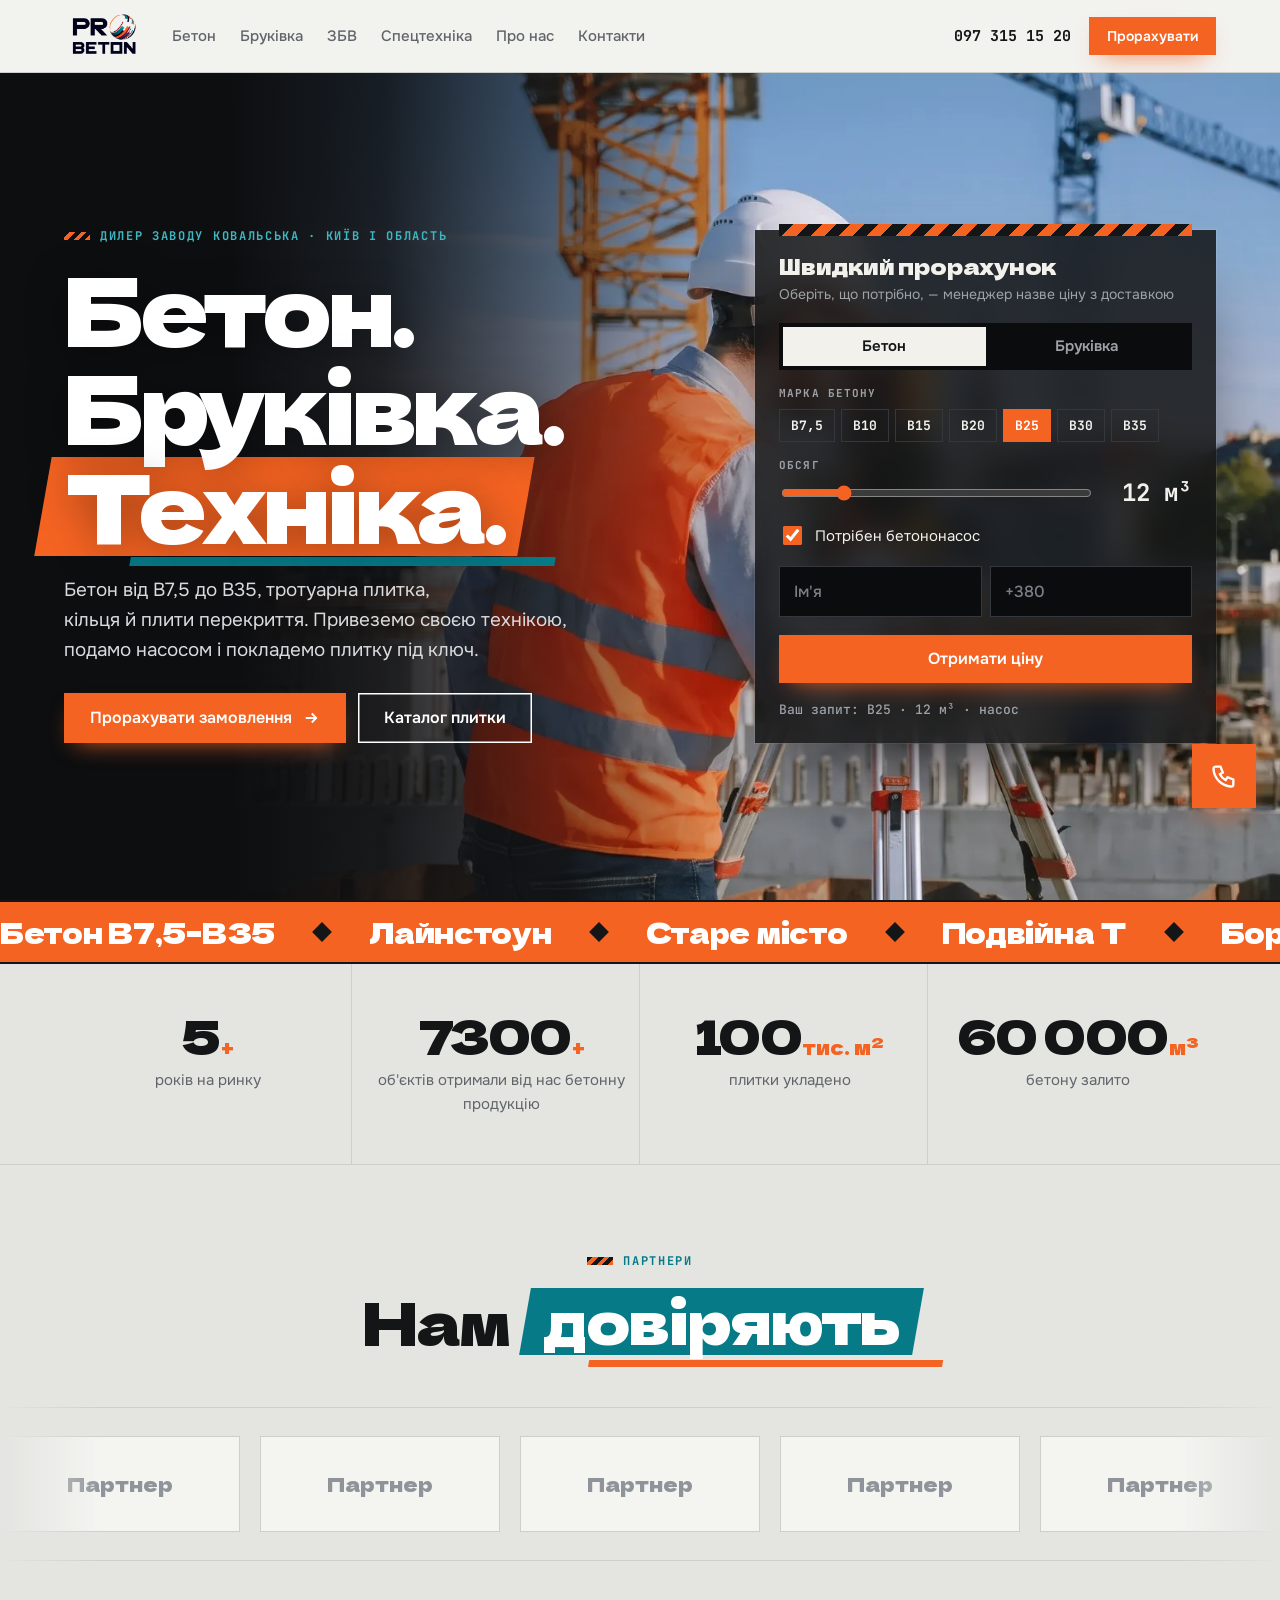
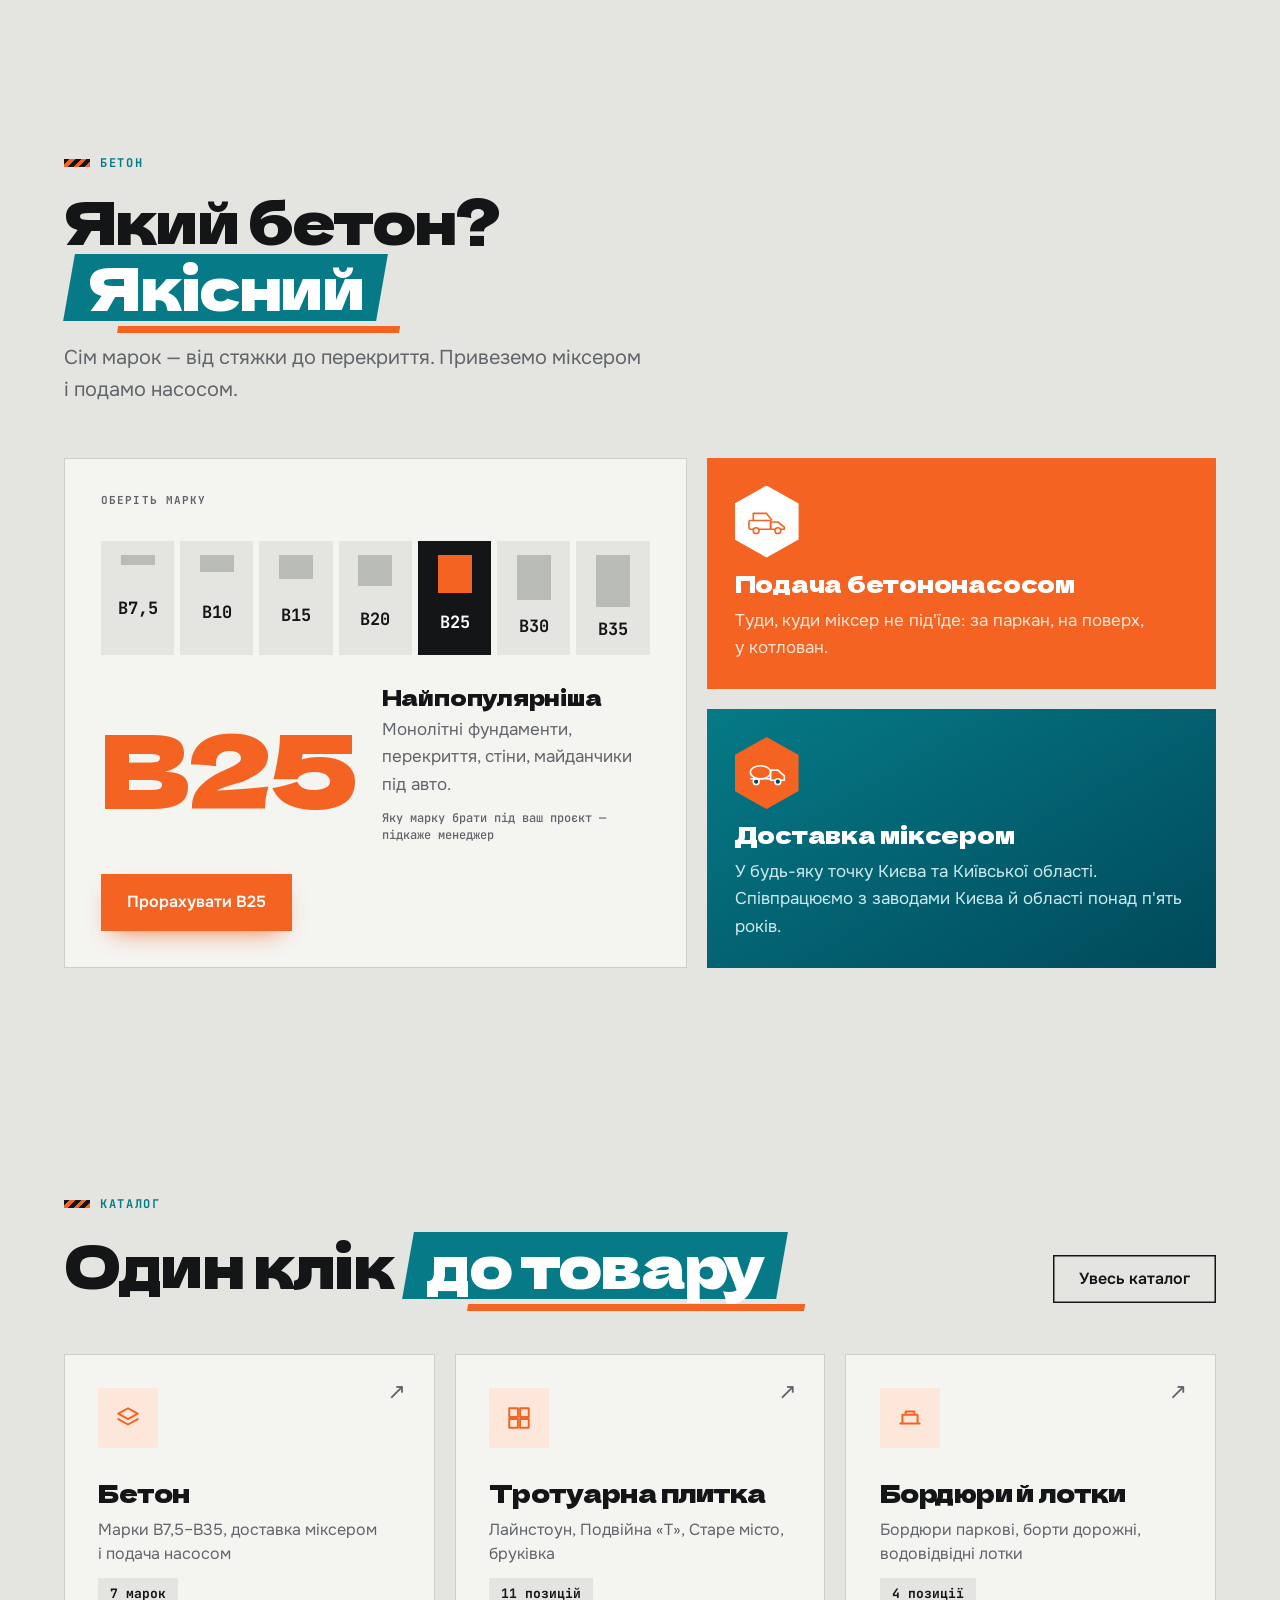
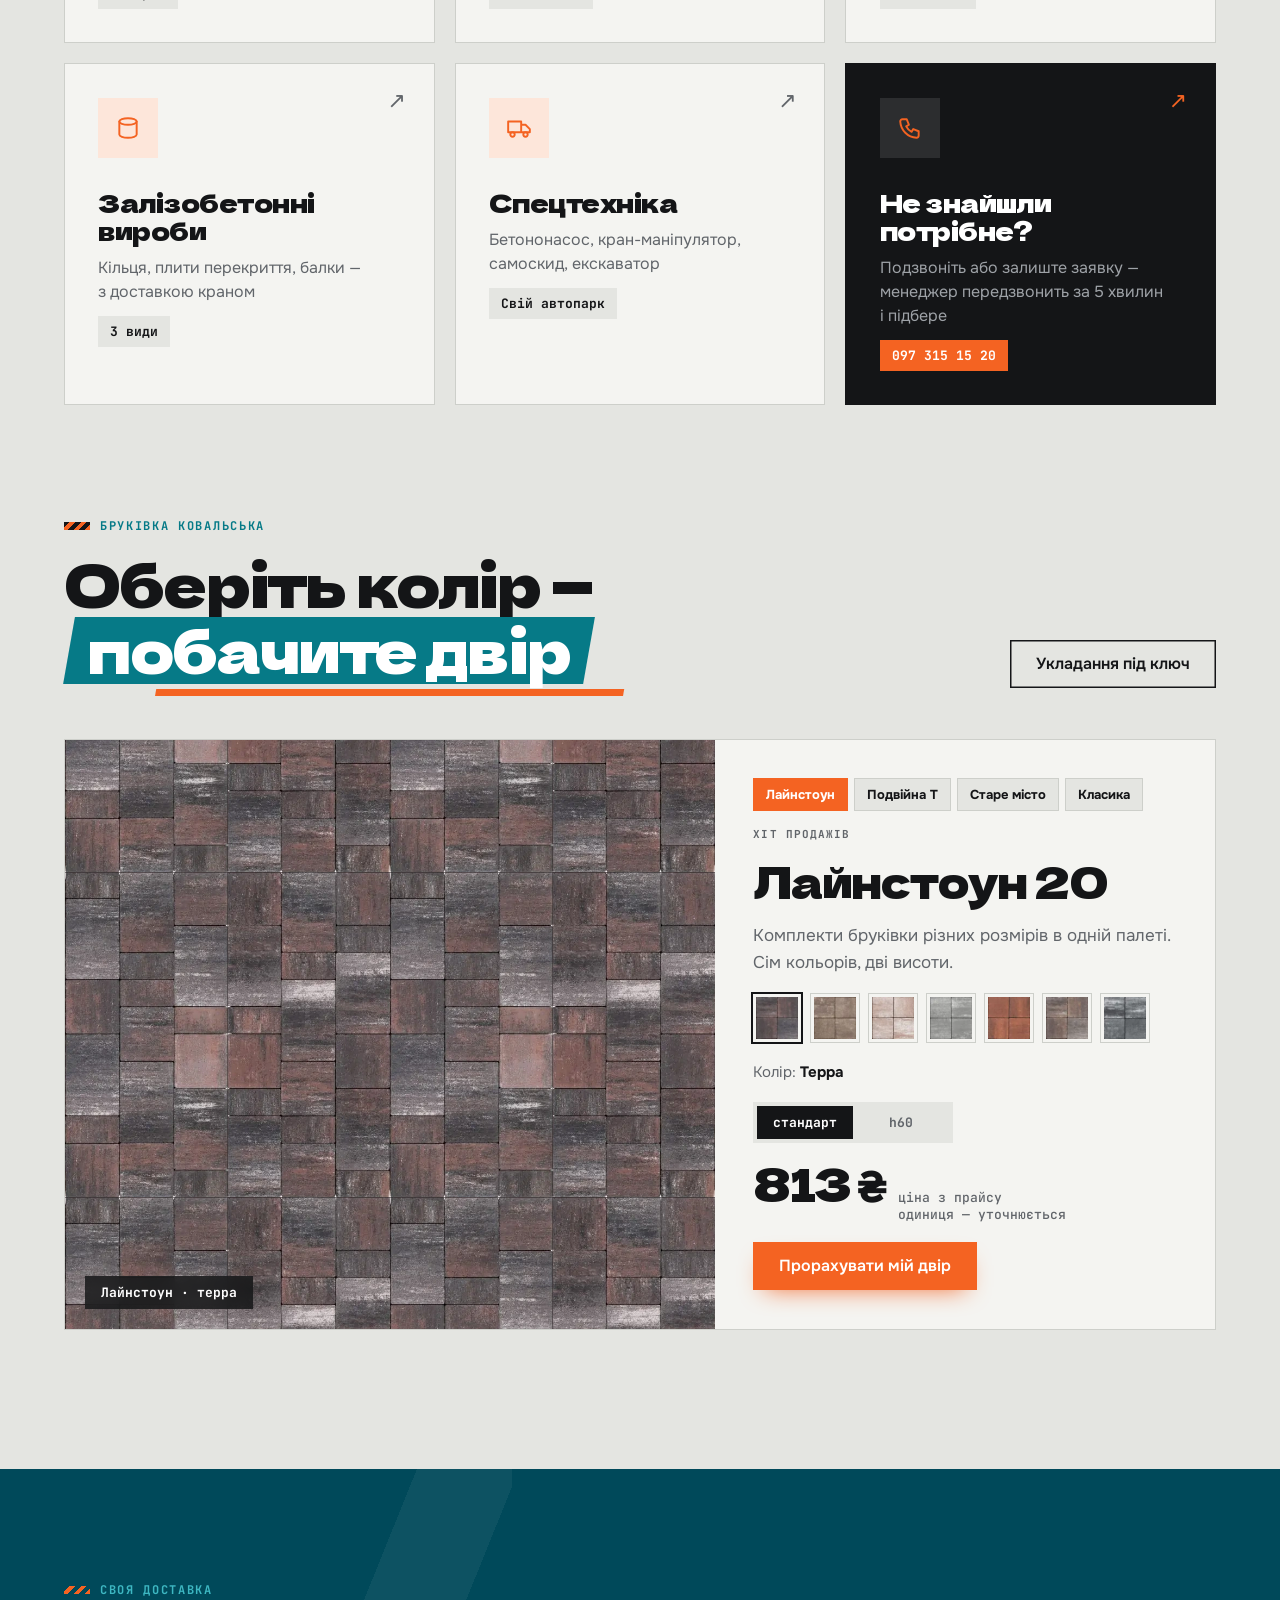
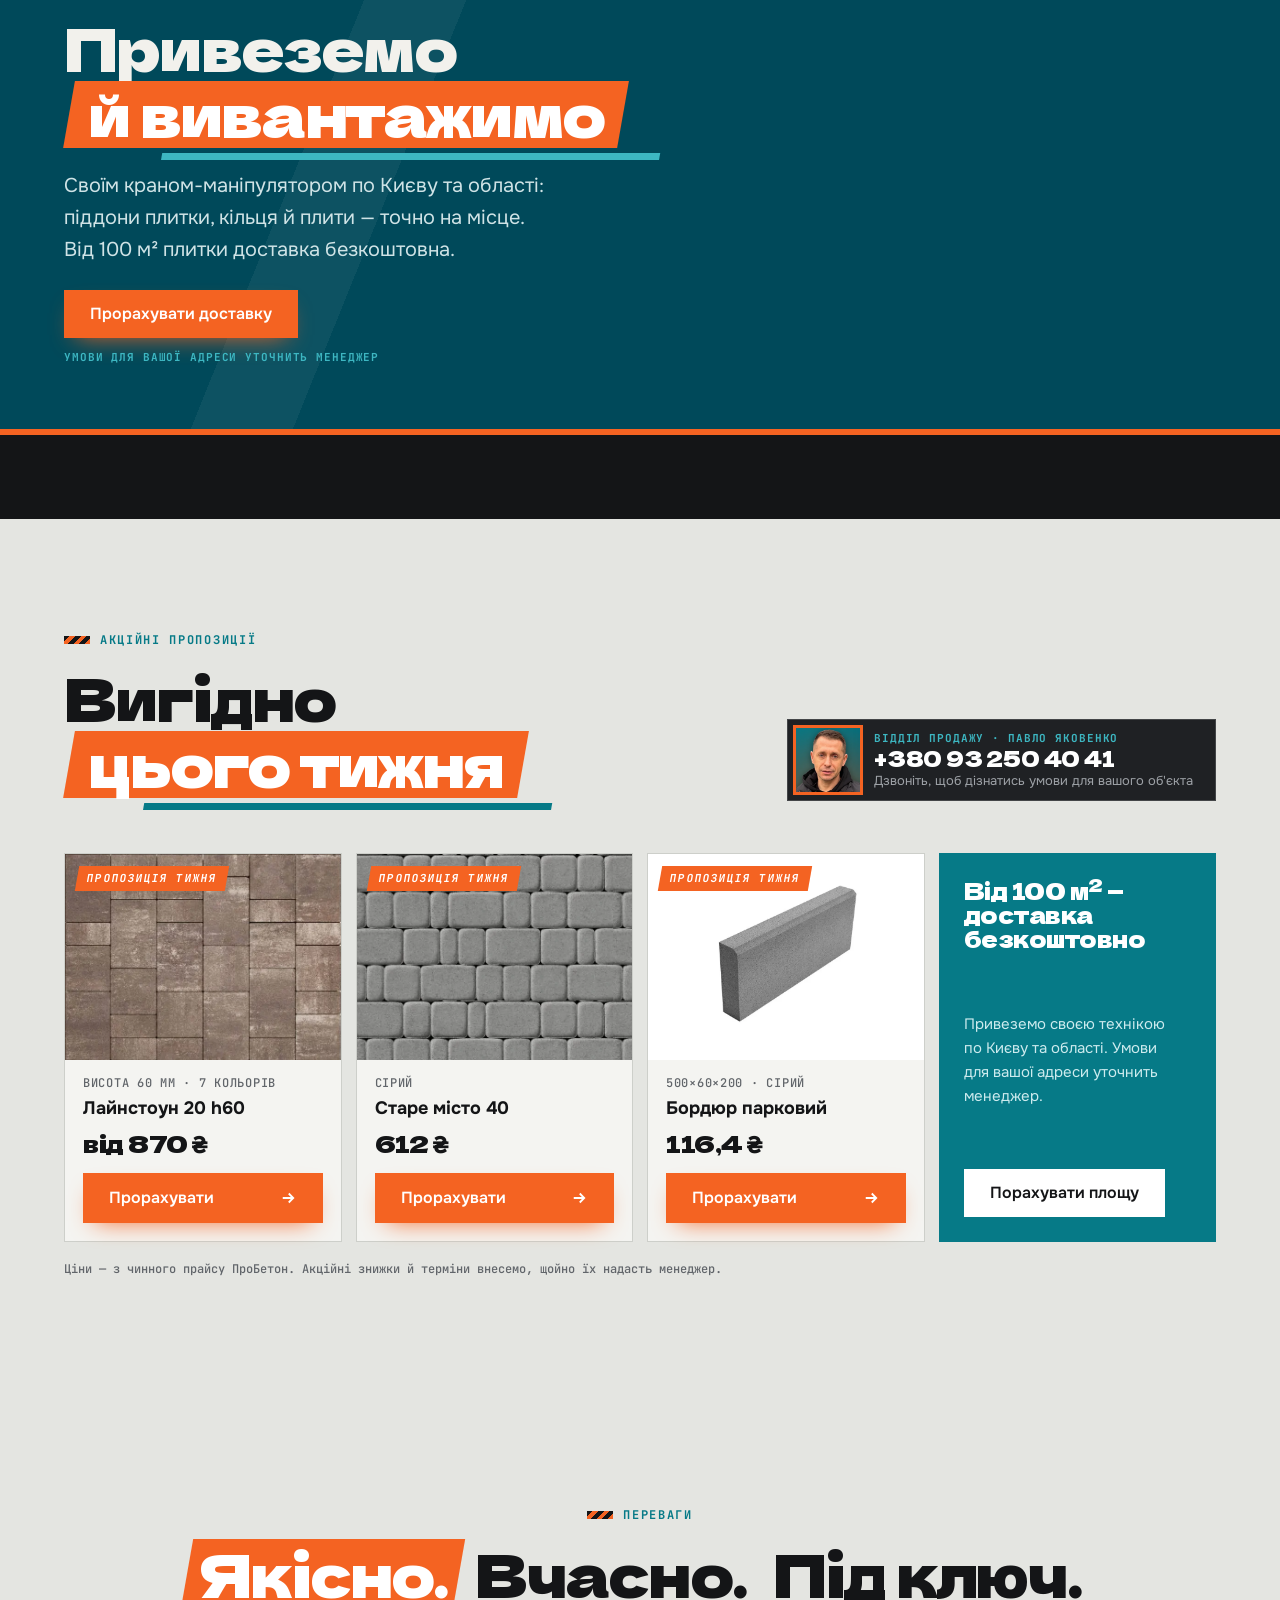
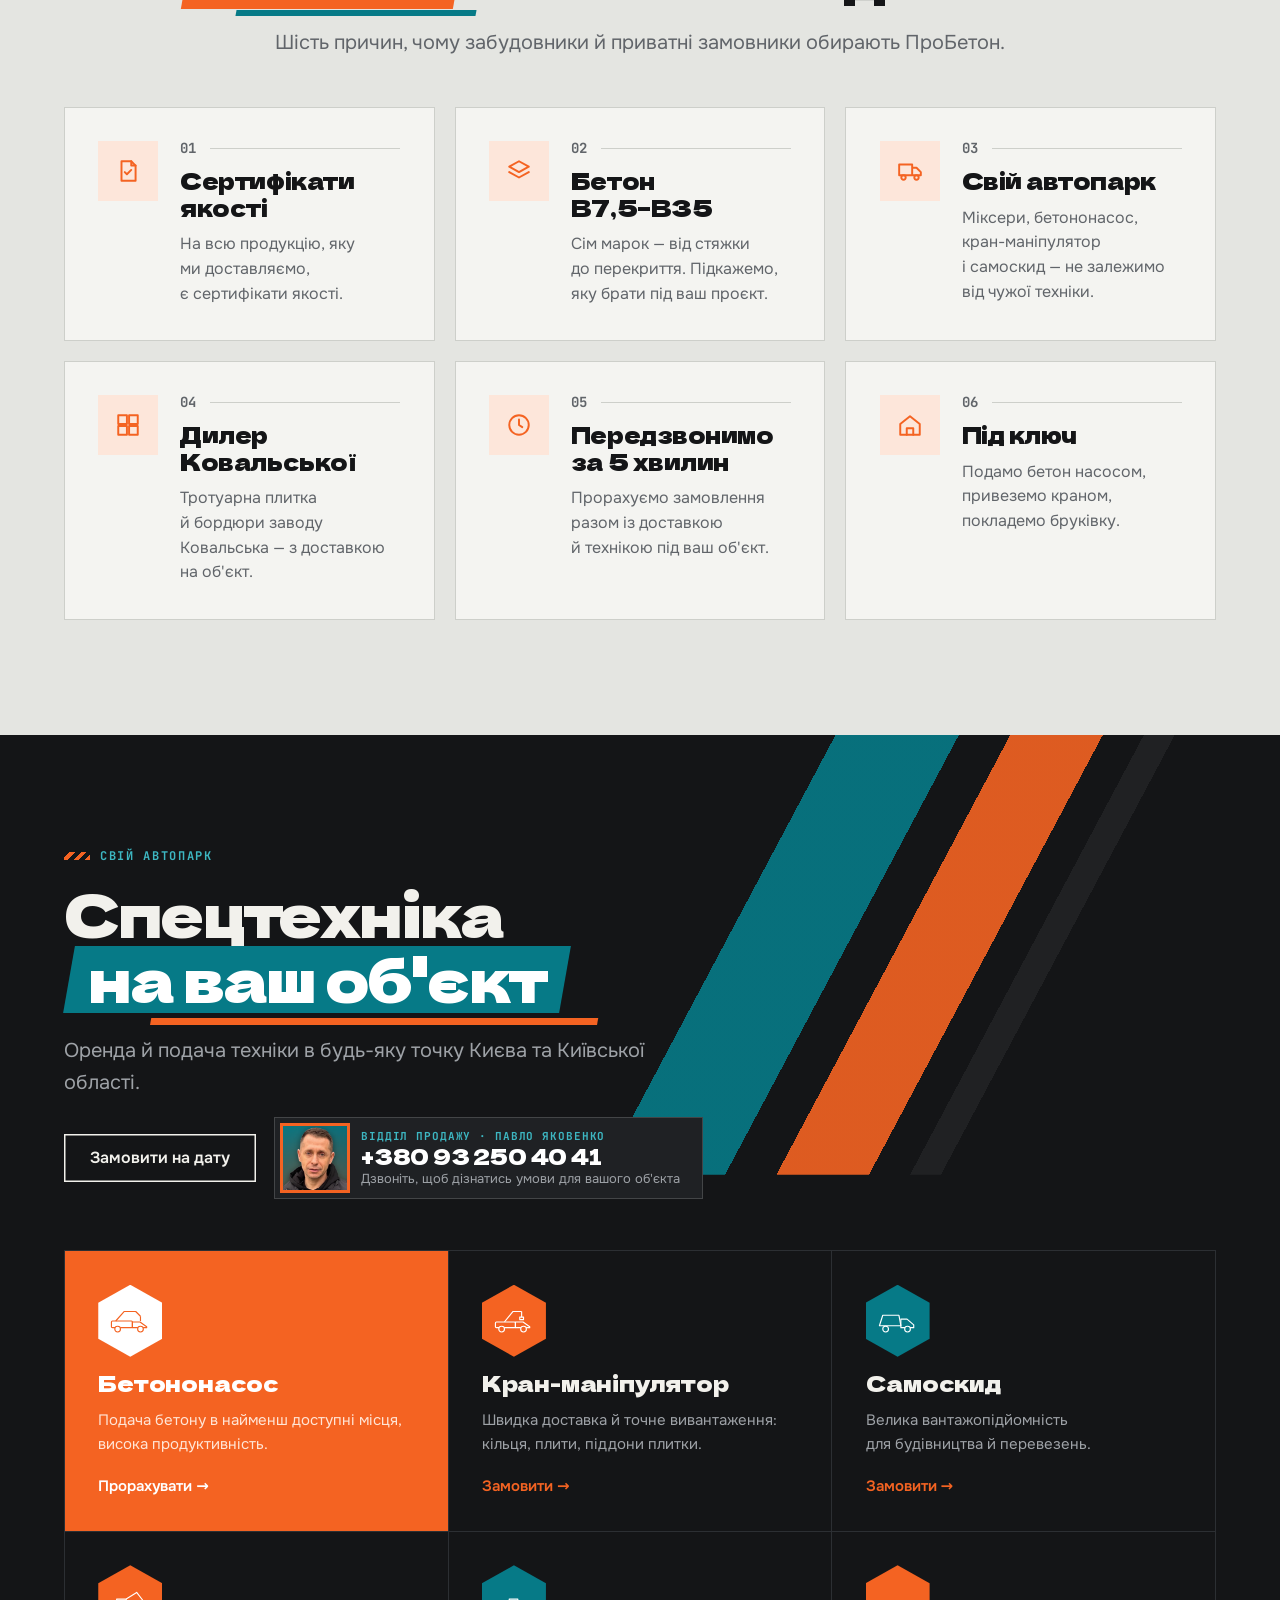
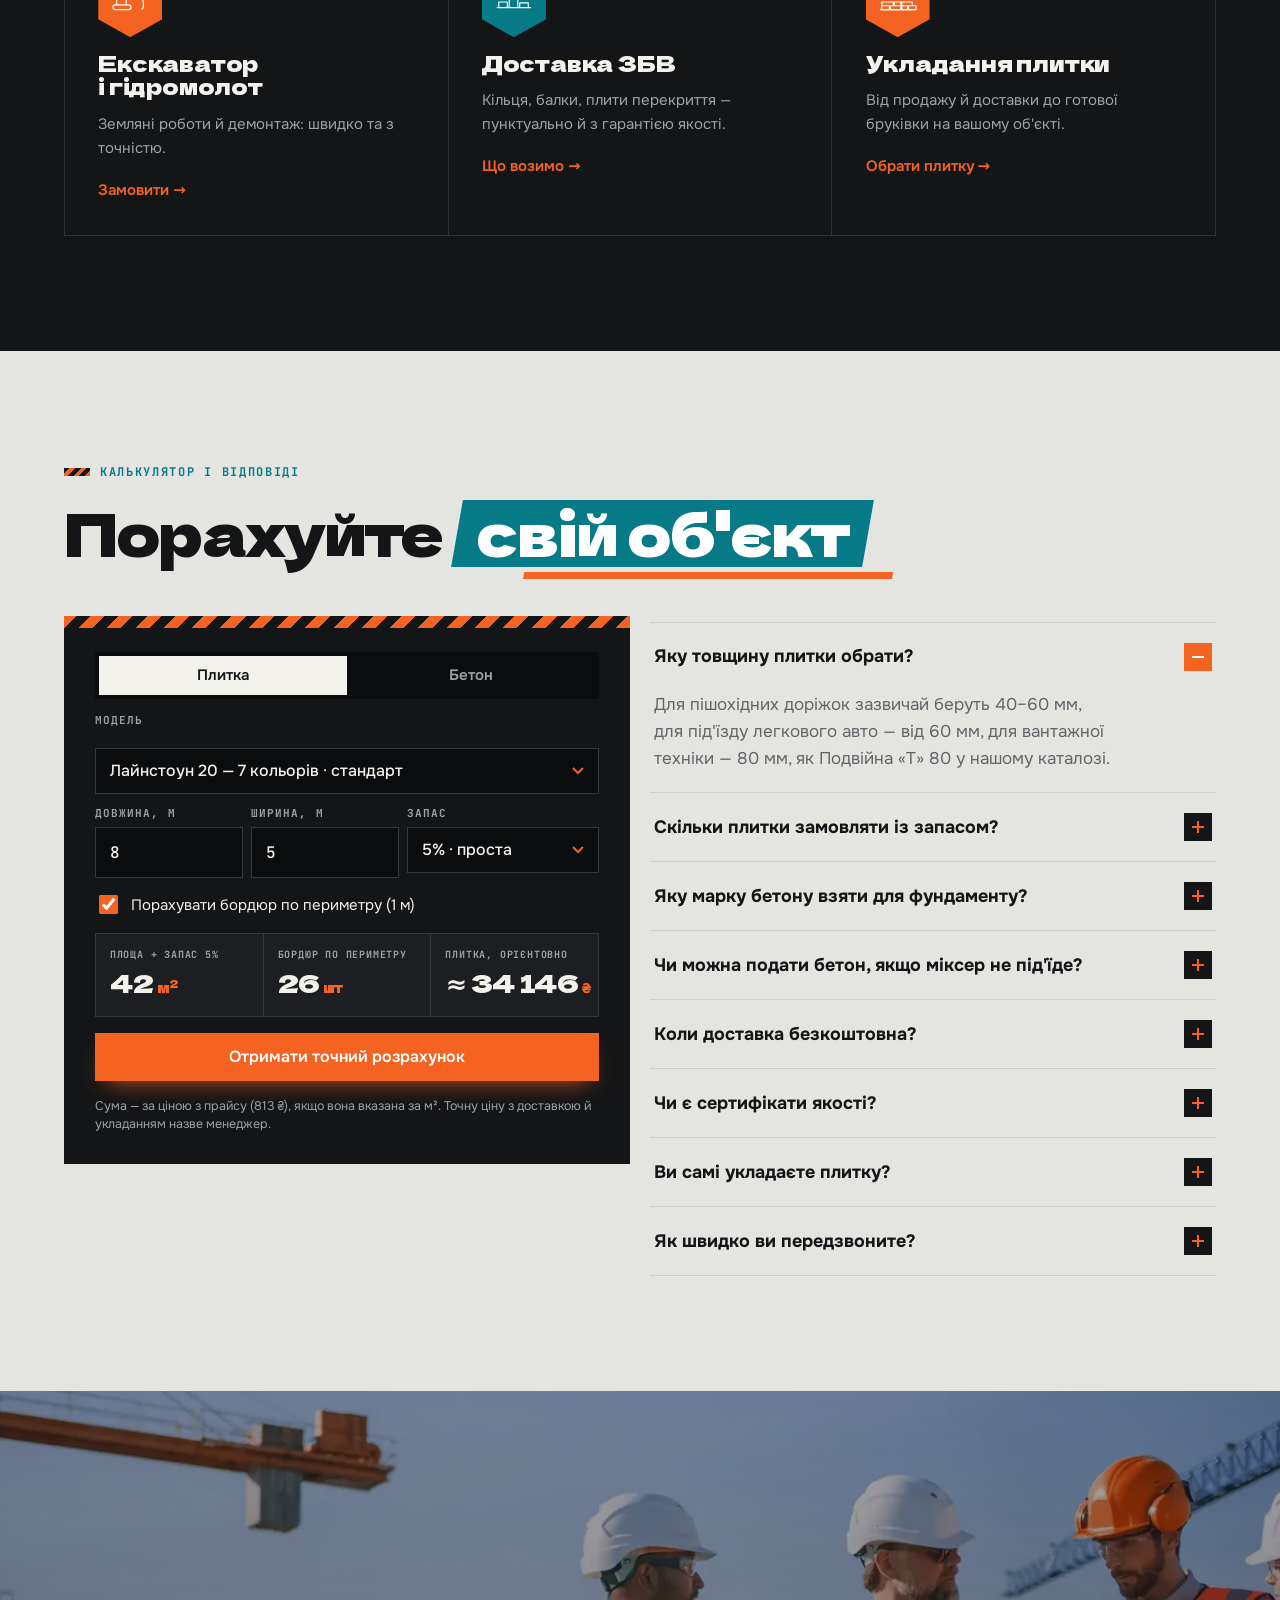
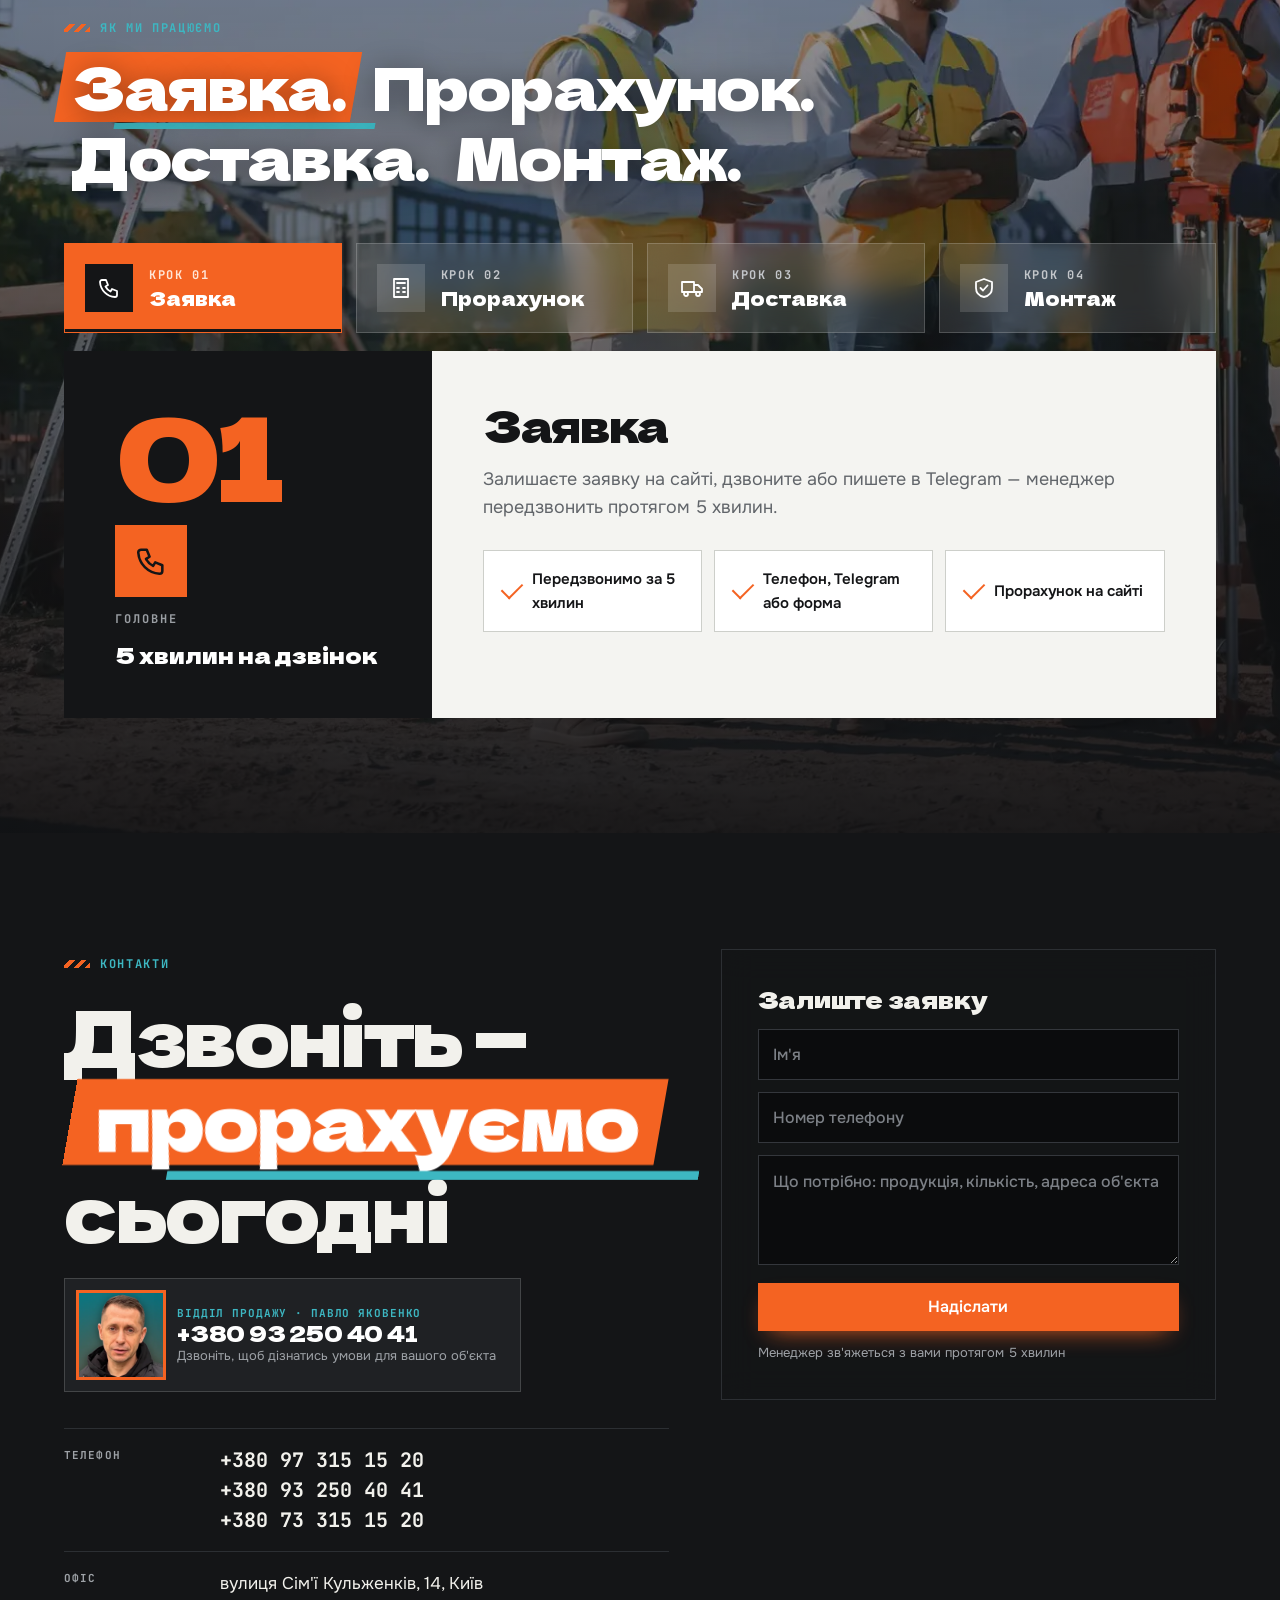
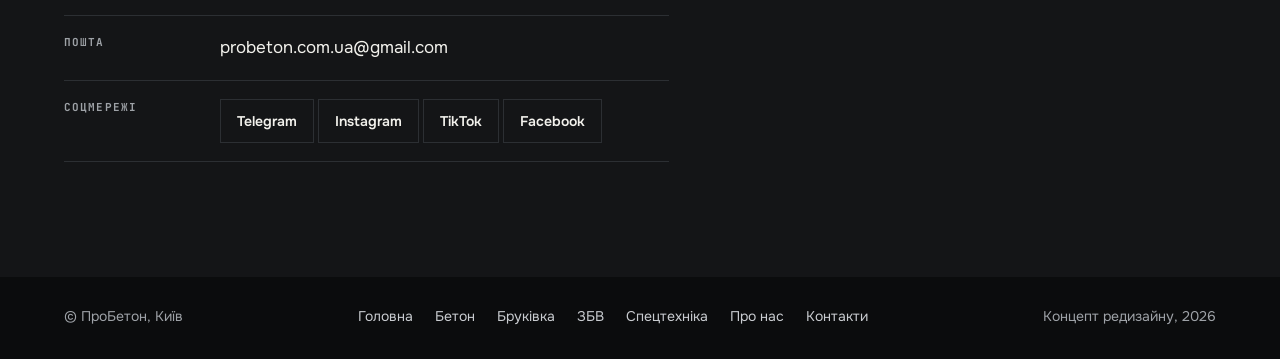
<file: index.html>
<!doctype html>
<html lang="uk">
<head>
<meta charset="utf-8">
<meta name="viewport" content="width=device-width, initial-scale=1, viewport-fit=cover">
<link rel="preload" as="image" href="img/fon-heroi-3.webp" fetchpriority="high" media="(min-width:681px)">
<link rel="preload" as="image" href="img/fon-heroi-m.webp" fetchpriority="high" media="(max-width:680px)">
<link rel="preload" as="font" type="font/woff2" href="fonts/dela-gothic-one-cyrillic-0.woff2" crossorigin>
<link rel="preload" as="font" type="font/woff2" href="fonts/onest-cyrillic-12.woff2" crossorigin>
<style>@font-face { font-family: 'Dela Gothic One'; font-style: normal; font-weight: 400; font-display: swap; src: url(fonts/dela-gothic-one-cyrillic-0.woff2) format('woff2'); unicode-range: U+0301, U+0400-045F, U+0490-0491, U+04B0-04B1, U+2116; }
@font-face { font-family: 'Dela Gothic One'; font-style: normal; font-weight: 400; font-display: swap; src: url(fonts/dela-gothic-one-latin-ext-1.woff2) format('woff2'); unicode-range: U+0100-02BA, U+02BD-02C5, U+02C7-02CC, U+02CE-02D7, U+02DD-02FF, U+0304, U+0308, U+0329, U+1D00-1DBF, U+1E00-1E9F, U+1EF2-1EFF, U+2020, U+20A0-20AB, U+20AD-20C4, U+2113, U+2C60-2C7F, U+A720-A7FF; }
@font-face { font-family: 'Dela Gothic One'; font-style: normal; font-weight: 400; font-display: swap; src: url(fonts/dela-gothic-one-latin-2.woff2) format('woff2'); unicode-range: U+0000-00FF, U+0131, U+0152-0153, U+02BB-02BC, U+02C6, U+02DA, U+02DC, U+0304, U+0308, U+0329, U+2000-206F, U+20AC, U+2122, U+2191, U+2193, U+2212, U+2215, U+FEFF, U+FFFD; }
@font-face { font-family: 'Geologica'; font-style: normal; font-weight: 500; font-display: swap; src: url(fonts/geologica-cyrillic-ext-3.woff2) format('woff2'); unicode-range: U+0460-052F, U+1C80-1C8A, U+20B4, U+2DE0-2DFF, U+A640-A69F, U+FE2E-FE2F; }
@font-face { font-family: 'Geologica'; font-style: normal; font-weight: 500; font-display: swap; src: url(fonts/geologica-cyrillic-4.woff2) format('woff2'); unicode-range: U+0301, U+0400-045F, U+0490-0491, U+04B0-04B1, U+2116; }
@font-face { font-family: 'Geologica'; font-style: normal; font-weight: 500; font-display: swap; src: url(fonts/geologica-latin-ext-5.woff2) format('woff2'); unicode-range: U+0100-02BA, U+02BD-02C5, U+02C7-02CC, U+02CE-02D7, U+02DD-02FF, U+0304, U+0308, U+0329, U+1D00-1DBF, U+1E00-1E9F, U+1EF2-1EFF, U+2020, U+20A0-20AB, U+20AD-20C4, U+2113, U+2C60-2C7F, U+A720-A7FF; }
@font-face { font-family: 'Geologica'; font-style: normal; font-weight: 500; font-display: swap; src: url(fonts/geologica-latin-6.woff2) format('woff2'); unicode-range: U+0000-00FF, U+0131, U+0152-0153, U+02BB-02BC, U+02C6, U+02DA, U+02DC, U+0304, U+0308, U+0329, U+2000-206F, U+20AC, U+2122, U+2191, U+2193, U+2212, U+2215, U+FEFF, U+FFFD; }
@font-face { font-family: 'Geologica'; font-style: normal; font-weight: 700; font-display: swap; src: url(fonts/geologica-cyrillic-ext-3.woff2) format('woff2'); unicode-range: U+0460-052F, U+1C80-1C8A, U+20B4, U+2DE0-2DFF, U+A640-A69F, U+FE2E-FE2F; }
@font-face { font-family: 'Geologica'; font-style: normal; font-weight: 700; font-display: swap; src: url(fonts/geologica-cyrillic-4.woff2) format('woff2'); unicode-range: U+0301, U+0400-045F, U+0490-0491, U+04B0-04B1, U+2116; }
@font-face { font-family: 'Geologica'; font-style: normal; font-weight: 700; font-display: swap; src: url(fonts/geologica-latin-ext-5.woff2) format('woff2'); unicode-range: U+0100-02BA, U+02BD-02C5, U+02C7-02CC, U+02CE-02D7, U+02DD-02FF, U+0304, U+0308, U+0329, U+1D00-1DBF, U+1E00-1E9F, U+1EF2-1EFF, U+2020, U+20A0-20AB, U+20AD-20C4, U+2113, U+2C60-2C7F, U+A720-A7FF; }
@font-face { font-family: 'Geologica'; font-style: normal; font-weight: 700; font-display: swap; src: url(fonts/geologica-latin-6.woff2) format('woff2'); unicode-range: U+0000-00FF, U+0131, U+0152-0153, U+02BB-02BC, U+02C6, U+02DA, U+02DC, U+0304, U+0308, U+0329, U+2000-206F, U+20AC, U+2122, U+2191, U+2193, U+2212, U+2215, U+FEFF, U+FFFD; }
@font-face { font-family: 'Geologica'; font-style: normal; font-weight: 800; font-display: swap; src: url(fonts/geologica-cyrillic-ext-3.woff2) format('woff2'); unicode-range: U+0460-052F, U+1C80-1C8A, U+20B4, U+2DE0-2DFF, U+A640-A69F, U+FE2E-FE2F; }
@font-face { font-family: 'Geologica'; font-style: normal; font-weight: 800; font-display: swap; src: url(fonts/geologica-cyrillic-4.woff2) format('woff2'); unicode-range: U+0301, U+0400-045F, U+0490-0491, U+04B0-04B1, U+2116; }
@font-face { font-family: 'Geologica'; font-style: normal; font-weight: 800; font-display: swap; src: url(fonts/geologica-latin-ext-5.woff2) format('woff2'); unicode-range: U+0100-02BA, U+02BD-02C5, U+02C7-02CC, U+02CE-02D7, U+02DD-02FF, U+0304, U+0308, U+0329, U+1D00-1DBF, U+1E00-1E9F, U+1EF2-1EFF, U+2020, U+20A0-20AB, U+20AD-20C4, U+2113, U+2C60-2C7F, U+A720-A7FF; }
@font-face { font-family: 'Geologica'; font-style: normal; font-weight: 800; font-display: swap; src: url(fonts/geologica-latin-6.woff2) format('woff2'); unicode-range: U+0000-00FF, U+0131, U+0152-0153, U+02BB-02BC, U+02C6, U+02DA, U+02DC, U+0304, U+0308, U+0329, U+2000-206F, U+20AC, U+2122, U+2191, U+2193, U+2212, U+2215, U+FEFF, U+FFFD; }
@font-face { font-family: 'Geologica'; font-style: normal; font-weight: 900; font-display: swap; src: url(fonts/geologica-cyrillic-ext-3.woff2) format('woff2'); unicode-range: U+0460-052F, U+1C80-1C8A, U+20B4, U+2DE0-2DFF, U+A640-A69F, U+FE2E-FE2F; }
@font-face { font-family: 'Geologica'; font-style: normal; font-weight: 900; font-display: swap; src: url(fonts/geologica-cyrillic-4.woff2) format('woff2'); unicode-range: U+0301, U+0400-045F, U+0490-0491, U+04B0-04B1, U+2116; }
@font-face { font-family: 'Geologica'; font-style: normal; font-weight: 900; font-display: swap; src: url(fonts/geologica-latin-ext-5.woff2) format('woff2'); unicode-range: U+0100-02BA, U+02BD-02C5, U+02C7-02CC, U+02CE-02D7, U+02DD-02FF, U+0304, U+0308, U+0329, U+1D00-1DBF, U+1E00-1E9F, U+1EF2-1EFF, U+2020, U+20A0-20AB, U+20AD-20C4, U+2113, U+2C60-2C7F, U+A720-A7FF; }
@font-face { font-family: 'Geologica'; font-style: normal; font-weight: 900; font-display: swap; src: url(fonts/geologica-latin-6.woff2) format('woff2'); unicode-range: U+0000-00FF, U+0131, U+0152-0153, U+02BB-02BC, U+02C6, U+02DA, U+02DC, U+0304, U+0308, U+0329, U+2000-206F, U+20AC, U+2122, U+2191, U+2193, U+2212, U+2215, U+FEFF, U+FFFD; }
@font-face { font-family: 'JetBrains Mono'; font-style: normal; font-weight: 500; font-display: swap; src: url(fonts/jetbrains-mono-cyrillic-ext-7.woff2) format('woff2'); unicode-range: U+0460-052F, U+1C80-1C8A, U+20B4, U+2DE0-2DFF, U+A640-A69F, U+FE2E-FE2F; }
@font-face { font-family: 'JetBrains Mono'; font-style: normal; font-weight: 500; font-display: swap; src: url(fonts/jetbrains-mono-cyrillic-8.woff2) format('woff2'); unicode-range: U+0301, U+0400-045F, U+0490-0491, U+04B0-04B1, U+2116; }
@font-face { font-family: 'JetBrains Mono'; font-style: normal; font-weight: 500; font-display: swap; src: url(fonts/jetbrains-mono-latin-ext-9.woff2) format('woff2'); unicode-range: U+0100-02BA, U+02BD-02C5, U+02C7-02CC, U+02CE-02D7, U+02DD-02FF, U+0304, U+0308, U+0329, U+1D00-1DBF, U+1E00-1E9F, U+1EF2-1EFF, U+2020, U+20A0-20AB, U+20AD-20C4, U+2113, U+2C60-2C7F, U+A720-A7FF; }
@font-face { font-family: 'JetBrains Mono'; font-style: normal; font-weight: 500; font-display: swap; src: url(fonts/jetbrains-mono-latin-10.woff2) format('woff2'); unicode-range: U+0000-00FF, U+0131, U+0152-0153, U+02BB-02BC, U+02C6, U+02DA, U+02DC, U+0304, U+0308, U+0329, U+2000-206F, U+20AC, U+2122, U+2191, U+2193, U+2212, U+2215, U+FEFF, U+FFFD; }
@font-face { font-family: 'JetBrains Mono'; font-style: normal; font-weight: 700; font-display: swap; src: url(fonts/jetbrains-mono-cyrillic-ext-7.woff2) format('woff2'); unicode-range: U+0460-052F, U+1C80-1C8A, U+20B4, U+2DE0-2DFF, U+A640-A69F, U+FE2E-FE2F; }
@font-face { font-family: 'JetBrains Mono'; font-style: normal; font-weight: 700; font-display: swap; src: url(fonts/jetbrains-mono-cyrillic-8.woff2) format('woff2'); unicode-range: U+0301, U+0400-045F, U+0490-0491, U+04B0-04B1, U+2116; }
@font-face { font-family: 'JetBrains Mono'; font-style: normal; font-weight: 700; font-display: swap; src: url(fonts/jetbrains-mono-latin-ext-9.woff2) format('woff2'); unicode-range: U+0100-02BA, U+02BD-02C5, U+02C7-02CC, U+02CE-02D7, U+02DD-02FF, U+0304, U+0308, U+0329, U+1D00-1DBF, U+1E00-1E9F, U+1EF2-1EFF, U+2020, U+20A0-20AB, U+20AD-20C4, U+2113, U+2C60-2C7F, U+A720-A7FF; }
@font-face { font-family: 'JetBrains Mono'; font-style: normal; font-weight: 700; font-display: swap; src: url(fonts/jetbrains-mono-latin-10.woff2) format('woff2'); unicode-range: U+0000-00FF, U+0131, U+0152-0153, U+02BB-02BC, U+02C6, U+02DA, U+02DC, U+0304, U+0308, U+0329, U+2000-206F, U+20AC, U+2122, U+2191, U+2193, U+2212, U+2215, U+FEFF, U+FFFD; }
@font-face { font-family: 'Onest'; font-style: normal; font-weight: 400; font-display: swap; src: url(fonts/onest-cyrillic-ext-11.woff2) format('woff2'); unicode-range: U+0460-052F, U+1C80-1C8A, U+20B4, U+2DE0-2DFF, U+A640-A69F, U+FE2E-FE2F; }
@font-face { font-family: 'Onest'; font-style: normal; font-weight: 400; font-display: swap; src: url(fonts/onest-cyrillic-12.woff2) format('woff2'); unicode-range: U+0301, U+0400-045F, U+0490-0491, U+04B0-04B1, U+2116; }
@font-face { font-family: 'Onest'; font-style: normal; font-weight: 400; font-display: swap; src: url(fonts/onest-latin-ext-13.woff2) format('woff2'); unicode-range: U+0100-02BA, U+02BD-02C5, U+02C7-02CC, U+02CE-02D7, U+02DD-02FF, U+0304, U+0308, U+0329, U+1D00-1DBF, U+1E00-1E9F, U+1EF2-1EFF, U+2020, U+20A0-20AB, U+20AD-20C4, U+2113, U+2C60-2C7F, U+A720-A7FF; }
@font-face { font-family: 'Onest'; font-style: normal; font-weight: 400; font-display: swap; src: url(fonts/onest-latin-14.woff2) format('woff2'); unicode-range: U+0000-00FF, U+0131, U+0152-0153, U+02BB-02BC, U+02C6, U+02DA, U+02DC, U+0304, U+0308, U+0329, U+2000-206F, U+20AC, U+2122, U+2191, U+2193, U+2212, U+2215, U+FEFF, U+FFFD; }
@font-face { font-family: 'Onest'; font-style: normal; font-weight: 500; font-display: swap; src: url(fonts/onest-cyrillic-ext-11.woff2) format('woff2'); unicode-range: U+0460-052F, U+1C80-1C8A, U+20B4, U+2DE0-2DFF, U+A640-A69F, U+FE2E-FE2F; }
@font-face { font-family: 'Onest'; font-style: normal; font-weight: 500; font-display: swap; src: url(fonts/onest-cyrillic-12.woff2) format('woff2'); unicode-range: U+0301, U+0400-045F, U+0490-0491, U+04B0-04B1, U+2116; }
@font-face { font-family: 'Onest'; font-style: normal; font-weight: 500; font-display: swap; src: url(fonts/onest-latin-ext-13.woff2) format('woff2'); unicode-range: U+0100-02BA, U+02BD-02C5, U+02C7-02CC, U+02CE-02D7, U+02DD-02FF, U+0304, U+0308, U+0329, U+1D00-1DBF, U+1E00-1E9F, U+1EF2-1EFF, U+2020, U+20A0-20AB, U+20AD-20C4, U+2113, U+2C60-2C7F, U+A720-A7FF; }
@font-face { font-family: 'Onest'; font-style: normal; font-weight: 500; font-display: swap; src: url(fonts/onest-latin-14.woff2) format('woff2'); unicode-range: U+0000-00FF, U+0131, U+0152-0153, U+02BB-02BC, U+02C6, U+02DA, U+02DC, U+0304, U+0308, U+0329, U+2000-206F, U+20AC, U+2122, U+2191, U+2193, U+2212, U+2215, U+FEFF, U+FFFD; }
@font-face { font-family: 'Onest'; font-style: normal; font-weight: 600; font-display: swap; src: url(fonts/onest-cyrillic-ext-11.woff2) format('woff2'); unicode-range: U+0460-052F, U+1C80-1C8A, U+20B4, U+2DE0-2DFF, U+A640-A69F, U+FE2E-FE2F; }
@font-face { font-family: 'Onest'; font-style: normal; font-weight: 600; font-display: swap; src: url(fonts/onest-cyrillic-12.woff2) format('woff2'); unicode-range: U+0301, U+0400-045F, U+0490-0491, U+04B0-04B1, U+2116; }
@font-face { font-family: 'Onest'; font-style: normal; font-weight: 600; font-display: swap; src: url(fonts/onest-latin-ext-13.woff2) format('woff2'); unicode-range: U+0100-02BA, U+02BD-02C5, U+02C7-02CC, U+02CE-02D7, U+02DD-02FF, U+0304, U+0308, U+0329, U+1D00-1DBF, U+1E00-1E9F, U+1EF2-1EFF, U+2020, U+20A0-20AB, U+20AD-20C4, U+2113, U+2C60-2C7F, U+A720-A7FF; }
@font-face { font-family: 'Onest'; font-style: normal; font-weight: 600; font-display: swap; src: url(fonts/onest-latin-14.woff2) format('woff2'); unicode-range: U+0000-00FF, U+0131, U+0152-0153, U+02BB-02BC, U+02C6, U+02DA, U+02DC, U+0304, U+0308, U+0329, U+2000-206F, U+20AC, U+2122, U+2191, U+2193, U+2212, U+2215, U+FEFF, U+FFFD; }
@font-face { font-family: 'Onest'; font-style: normal; font-weight: 700; font-display: swap; src: url(fonts/onest-cyrillic-ext-11.woff2) format('woff2'); unicode-range: U+0460-052F, U+1C80-1C8A, U+20B4, U+2DE0-2DFF, U+A640-A69F, U+FE2E-FE2F; }
@font-face { font-family: 'Onest'; font-style: normal; font-weight: 700; font-display: swap; src: url(fonts/onest-cyrillic-12.woff2) format('woff2'); unicode-range: U+0301, U+0400-045F, U+0490-0491, U+04B0-04B1, U+2116; }
@font-face { font-family: 'Onest'; font-style: normal; font-weight: 700; font-display: swap; src: url(fonts/onest-latin-ext-13.woff2) format('woff2'); unicode-range: U+0100-02BA, U+02BD-02C5, U+02C7-02CC, U+02CE-02D7, U+02DD-02FF, U+0304, U+0308, U+0329, U+1D00-1DBF, U+1E00-1E9F, U+1EF2-1EFF, U+2020, U+20A0-20AB, U+20AD-20C4, U+2113, U+2C60-2C7F, U+A720-A7FF; }
@font-face { font-family: 'Onest'; font-style: normal; font-weight: 700; font-display: swap; src: url(fonts/onest-latin-14.woff2) format('woff2'); unicode-range: U+0000-00FF, U+0131, U+0152-0153, U+02BB-02BC, U+02C6, U+02DA, U+02DC, U+0304, U+0308, U+0329, U+2000-206F, U+20AC, U+2122, U+2191, U+2193, U+2212, U+2215, U+FEFF, U+FFFD; }
</style>
<link rel="canonical" href="https://probeton-site-beta.vercel.app/">
<meta name="robots" content="index, follow, max-image-preview:large">
<meta name="theme-color" content="#141517">
<meta property="og:type" content="website">
<meta property="og:site_name" content="ПроБетон">
<meta property="og:locale" content="uk_UA">
<meta property="og:url" content="https://probeton-site-beta.vercel.app/">
<meta property="og:title" content="Бетон з доставкою в Києві, бруківка Ковальська, ЗБВ — ПроБетон">
<meta property="og:description" content="Бетон В7,5–В35 з доставкою міксером і подачею насосом, тротуарна плитка Ковальська, ЗБВ і спецтехніка по Києву та області. Передзвонимо за 5 хвилин.">
<meta property="og:image" content="https://probeton-site-beta.vercel.app/img/og.jpg">
<meta property="og:image:width" content="1200"><meta property="og:image:height" content="630">
<meta name="twitter:card" content="summary_large_image">
<link rel="icon" href="img/logo.png">
<script type="application/ld+json">{"@context":"https://schema.org","@graph":[{"@type":"HomeAndConstructionBusiness","@id":"https://probeton-site-beta.vercel.app/#org","name":"ПроБетон","alternateName":["ProBeton","Про Бетон"],"url":"https://probeton-site-beta.vercel.app/","logo":"https://probeton-site-beta.vercel.app/img/logo.png","image":"https://probeton-site-beta.vercel.app/img/og.jpg","description":"Бетон В7,5–В35 з доставкою міксером і подачею бетононасосом, тротуарна плитка й бордюри заводу Ковальська, залізобетонні вироби та оренда спецтехніки в Києві й Київській області.","telephone":"+380973151520","email":"probeton.com.ua@gmail.com","address":{"@type":"PostalAddress","streetAddress":"вулиця Сім'ї Кульженків, 14","addressLocality":"Київ","addressCountry":"UA"},"areaServed":[{"@type":"City","name":"Київ"},{"@type":"AdministrativeArea","name":"Київська область"}],"contactPoint":[{"@type":"ContactPoint","contactType":"sales","telephone":["+380973151520","+380932504041","+380733151520"],"availableLanguage":"uk"}],"sameAs":["https://t.me/Probeton0973151520","https://www.instagram.com/pro_beton_kyiv/","https://www.tiktok.com/@pro_beton_kyiv","https://www.facebook.com/ProBeton.Kiev"],"knowsAbout":["бетон","товарний бетон","тротуарна плитка","бруківка","бордюри","бетонні кільця","плити перекриття","бетононасос","кран-маніпулятор"],"makesOffer":[{"@type":"Offer","itemOffered":{"@type":"Service","name":"Бетон В7,5–В35 з доставкою","url":"https://probeton-site-beta.vercel.app/beton/"},"areaServed":"Київ і Київська область"},{"@type":"Offer","itemOffered":{"@type":"Service","name":"Тротуарна плитка й бордюри Ковальська","url":"https://probeton-site-beta.vercel.app/bruk/"},"areaServed":"Київ і Київська область"},{"@type":"Offer","itemOffered":{"@type":"Service","name":"Залізобетонні вироби: кільця, плити перекриття, балки","url":"https://probeton-site-beta.vercel.app/zbv/"},"areaServed":"Київ і Київська область"},{"@type":"Offer","itemOffered":{"@type":"Service","name":"Оренда спецтехніки: бетононасос, кран-маніпулятор, самоскид, екскаватор","url":"https://probeton-site-beta.vercel.app/tekhnika/"},"areaServed":"Київ і Київська область"},{"@type":"Offer","itemOffered":{"@type":"Service","name":"Укладання тротуарної плитки під ключ","url":"https://probeton-site-beta.vercel.app/bruk/"},"areaServed":"Київ і Київська область"}]},{"@type":"WebPage","@id":"https://probeton-site-beta.vercel.app/#page","url":"https://probeton-site-beta.vercel.app/","name":"Бетон з доставкою в Києві, бруківка Ковальська, ЗБВ — ПроБетон","description":"Бетон В7,5–В35 з доставкою міксером і подачею насосом, тротуарна плитка Ковальська, ЗБВ і спецтехніка по Києву та області. Передзвонимо за 5 хвилин.","inLanguage":"uk","isPartOf":{"@id":"https://probeton-site-beta.vercel.app/#site"},"about":{"@id":"https://probeton-site-beta.vercel.app/#org"}},{"@type":"WebSite","@id":"https://probeton-site-beta.vercel.app/#site","url":"https://probeton-site-beta.vercel.app/","name":"ПроБетон","inLanguage":"uk","publisher":{"@id":"https://probeton-site-beta.vercel.app/#org"}},{"@type":"FAQPage","mainEntity":[{"@type":"Question","name":"Яку товщину плитки обрати?","acceptedAnswer":{"@type":"Answer","text":"Для пішохідних доріжок зазвичай беруть 40–60 мм, для під'їзду легкового авто — від 60 мм, для вантажної техніки — 80 мм, як Подвійна «Т» 80 у нашому каталозі."}},{"@type":"Question","name":"Скільки плитки замовляти із запасом?","acceptedAnswer":{"@type":"Answer","text":"На прямокутну ділянку — близько 5%, на складну форму чи укладання по діагоналі — близько 10%. Калькулятор поруч уже додає запас."}},{"@type":"Question","name":"Яку марку бетону взяти для фундаменту?","acceptedAnswer":{"@type":"Answer","text":"Для приватного будинку найчастіше беруть В20–В25. Яку саме марку брати під ваш проєкт, підкаже менеджер — просто опишіть, що будуєте."}},{"@type":"Question","name":"Чи можна подати бетон, якщо міксер не під'їде?","acceptedAnswer":{"@type":"Answer","text":"Так. Подамо бетононасосом за паркан, на поверх чи в котлован."}},{"@type":"Question","name":"Коли доставка безкоштовна?","acceptedAnswer":{"@type":"Answer","text":"Від 100 м² плитки доставка безкоштовна. Умови для вашої адреси уточніть у менеджера."}},{"@type":"Question","name":"Чи є сертифікати якості?","acceptedAnswer":{"@type":"Answer","text":"Так, на всю продукцію, яку ми доставляємо, є сертифікати якості."}},{"@type":"Question","name":"Ви самі укладаєте плитку?","acceptedAnswer":{"@type":"Answer","text":"Так, закриваємо все під ключ: від продажу й доставки до готової бруківки на вашому об'єкті."}},{"@type":"Question","name":"Як швидко ви передзвоните?","acceptedAnswer":{"@type":"Answer","text":"Менеджер зв'яжеться з вами протягом 5 хвилин після заявки. Або виберіть зручний час — передзвонимо саме тоді."}}]}]}</script>
<script>if("IntersectionObserver"in window)document.documentElement.classList.add("lzb")</script>
<title>Бетон з доставкою в Києві, бруківка Ковальська, ЗБВ — ПроБетон</title>
<meta name="claude:viewport-fit-sides" content="cover">
<meta name="description" content="Бетон В7,5–В35 з доставкою міксером і подачею насосом, тротуарна плитка Ковальська, ЗБВ і спецтехніка по Києву та області. Передзвонимо за 5 хвилин.">
<style>
/* Layout: світлий «бетонний» сайт зі смугами-розділами на всю ширину; темні смуги — для техніки й контактів; помаранчевий — лише дії */
:root{
  --concrete:#E4E5E1;   /* фон — сухий бетон */
  --slab:#F4F4F1;       /* картки — свіжа плита */
  --asphalt:#141517;    /* темні розділи й текст */
  --asphalt-2:#1E2023;
  --mut:#61656A;
  --mut-d:#9EA2A7;
  --line:#CDCFCA;
  --line-d:#2C2F33;
  --signal:#F46322;     /* дії — помаранчевий з логотипу */
  --teal:#067A87;       /* другий акцент — петрольний з логотипу: мітки, інформаційні блоки */
  --teal-lt:#3DB7C2;    /* той самий відтінок для темного тла */
  --teal-deep:#00495A;
  --mark:#F46322;       /* розмітка — з 05.11.2026 помаранчева, як дії (жовтий #F6C21A прибрали: було строкато) */
  /* заголовки — широкий Dela Gothic One (один накреслення, уже жирне); Geologica — запасний для знаків, яких у Dela немає */
  --display:"Dela Gothic One","Geologica","Arial Black",system-ui,sans-serif;
  --body:"Onest","Segoe UI",system-ui,sans-serif;
  --mono:"JetBrains Mono",ui-monospace,Consolas,monospace;
  /* бічні поля: на телефоні 16px, на ширших екранах ростуть разом з вікном */
  --pad:max(16px,5vw,env(safe-area-inset-left,0px));
  --pad-r:max(16px,5vw,env(safe-area-inset-right,0px));
  color-scheme:light;
}
*{box-sizing:border-box}
html{scroll-behavior:smooth;scroll-padding-top:84px}
body{margin:0;overflow-x:clip;background:var(--concrete);color:var(--asphalt);font:400 17px/1.6 var(--body);-webkit-font-smoothing:antialiased}
img{max-width:100%}
[hidden]{display:none!important}
body::before{content:"";position:fixed;inset:0 0 auto;height:env(safe-area-inset-top,0px);z-index:60;background:var(--slab)}
.in{max-width:calc(1360px + 2 * var(--pad));margin:0 auto;padding-left:var(--pad);padding-right:var(--pad-r)}
h1,h2,h3,h4{font-family:var(--display);margin:0;line-height:1.05;text-wrap:balance}
/* у Dela лише одна товщина — не даємо браузеру домальовувати «жирний» */
html{font-synthesis-weight:none}
h2{font-size:clamp(32px,5vw,60px);font-weight:900;letter-spacing:-.03em}
h3{font-size:20px;font-weight:700;letter-spacing:-.01em}
p{margin:0}
a{color:inherit}
.eyebrow{font:700 12px/1 var(--mono);letter-spacing:.14em;text-transform:uppercase;color:var(--teal);display:inline-flex;gap:10px;align-items:center}
:is(.dark,.photo,.hero) .eyebrow{color:var(--teal-lt)}
.eyebrow::before{content:"";width:26px;height:8px;background:repeating-linear-gradient(-45deg,var(--mark) 0 4px,var(--asphalt) 4px 8px)}
.dark .eyebrow::before{background:repeating-linear-gradient(-45deg,var(--mark) 0 4px,transparent 4px 8px)}
.lead{font-size:clamp(17px,1.6vw,20px);color:var(--mut);max-width:58ch}
.dark .lead{color:var(--mut-d)}
.num{font-family:var(--mono);font-variant-numeric:tabular-nums}

.btn{display:inline-flex;align-items:center;justify-content:center;gap:10px;border:0;border-radius:999px;padding:16px 26px;font:600 16px/1 var(--body);cursor:pointer;text-decoration:none;transition:transform .15s ease,background .2s,box-shadow .2s;white-space:nowrap}
.btn:active{transform:scale(.97)}
.btn-or{background:var(--signal);color:#fff;box-shadow:0 10px 24px -12px var(--signal)}
.btn-or:hover{background:#ff7438}
.btn-line{background:transparent;color:inherit;box-shadow:inset 0 0 0 1.5px currentColor}
.btn-line:hover{background:rgba(127,127,127,.12)}
.btn svg{width:18px;height:18px}
:is(a,button,input,select):focus-visible{outline:2px solid var(--signal);outline-offset:3px}

/* ---------- шапка ---------- */
.top{position:sticky;top:env(safe-area-inset-top,0px);z-index:50;background:color-mix(in srgb,var(--slab) 88%,transparent);backdrop-filter:blur(12px);border-bottom:1px solid var(--line)}
.top .in{display:flex;align-items:center;gap:28px;height:72px}
.logo{font:900 20px/1 var(--display);letter-spacing:-.03em;text-decoration:none;display:flex;align-items:center;gap:8px}
.logo img{height:48px;width:auto;display:block}
.top nav{display:flex;gap:24px;font-weight:500;font-size:15px}
.top nav a{text-decoration:none;color:var(--mut);transition:color .2s}
.top nav a:hover{color:var(--asphalt)}
.top .r{margin-left:auto;display:flex;align-items:center;gap:18px}
.top .tel{font:700 15px/1 var(--mono);text-decoration:none}
.top .btn{padding:12px 18px;font-size:14px}

/* ---------- перший екран ---------- */
.hero{padding-block:clamp(40px,7vw,96px);position:relative;overflow:hidden}
/* фото з probeton.com.ua; затемнена лише ліва частина під текстом. Фото збільшене й зсунуте праворуч,
   щоб будівельник було видно в просвіті між текстом і карткою прорахунку */
.hero{color:#fff;background:
  linear-gradient(90deg,rgb(13,14,16) 0%,rgb(13,14,16) 18%,rgba(13,14,16,.88) 30%,rgba(13,14,16,.45) 45%,rgba(13,14,16,0) 59%),
  url(img/fon-heroi-3.webp) 0% 35%/max(121%,calc((100svh - 60px) * 2.36)) auto no-repeat rgb(13,14,16)}
.hero .lead br.d{display:none}
@media (min-width:1041px){.hero .lead br.d{display:inline}.hero .lead{max-width:none}}
/* головні слова по черзі отримують помаранчеву плашку: бетон → бруківка → техніка */
.hero h1{isolation:isolate}
.cyc{isolation:isolate}
.cyc .w{display:inline-block;position:relative;padding:.02em .2em .1em;margin:0 -.06em;transition:color .4s ease}
.cyc .w::before{content:"";position:absolute;inset:0;z-index:-1;background:var(--signal);transform:skewX(-10deg) scaleX(0);transform-origin:left center;transition:transform .55s cubic-bezier(.7,0,.2,1)}
.cyc .w::after{content:"";position:absolute;left:18%;right:-6%;bottom:-.12em;height:.1em;z-index:-1;background:var(--teal);transform:skewX(-10deg) scaleX(0);transform-origin:left center;transition:transform .45s cubic-bezier(.7,0,.2,1)}
.cyc .w.on::before,.cyc .w.on::after{transform:skewX(-10deg) scaleX(1)}
.cyc .w.on{color:#fff}.cyc .w.on::after{transition-delay:.25s}
.photo .cyc .w.on::after{background:var(--teal-lt)}
.hero h1 .w{display:block;position:relative;width:fit-content;padding:.02em .22em .1em;margin-left:-.22em}
.hero h1 .w::before{content:"";position:absolute;inset:0;z-index:-1;background:var(--signal);transform:skewX(-10deg) scaleX(0);transform-origin:left center;transition:transform .55s cubic-bezier(.7,0,.2,1)}
.hero h1 .w::after{content:"";position:absolute;left:18%;right:-6%;bottom:-.12em;height:.1em;z-index:-1;background:var(--teal);transform:skewX(-10deg) scaleX(0);transform-origin:left center;transition:transform .45s cubic-bezier(.7,0,.2,1)}
.hero h1 .w.on::before{transform:skewX(-10deg) scaleX(1)}
.hero h1 .w.on::after{transform:skewX(-10deg) scaleX(1);transition-delay:.25s}
@media (prefers-reduced-motion:reduce){.hero h1 .w::before,.hero h1 .w::after{transition:none}}
.hero .eyebrow::before{background:repeating-linear-gradient(-45deg,var(--mark) 0 4px,transparent 4px 8px)}
.hero h1{text-shadow:0 6px 40px rgba(0,0,0,.35)}
.hero h1 span.s{color:var(--signal)}
.hero .lead{color:#D9DBDE}
.hero .trust{color:#C3C6CA}
.hero .calc{box-shadow:0 40px 80px -30px rgba(0,0,0,.8),0 0 0 1px rgba(255,255,255,.1);background:rgba(20,21,23,.86);backdrop-filter:blur(14px);-webkit-backdrop-filter:blur(14px)}
.stats-band .stats{margin-top:0;border-top:0;border-bottom:1px solid var(--line)}
.stats-band .stat{padding:clamp(28px,4vw,48px) 12px;text-align:center}
.hero .in{display:grid;grid-template-columns:1.25fr .9fr;gap:clamp(24px,4vw,64px);align-items:start;position:relative;z-index:1}
.hero h1{font-size:clamp(48px,9vw,118px);font-weight:900;letter-spacing:-.045em;line-height:.92;margin-top:22px}
.hero h1 .o{color:var(--signal)}
.hero h1 .s{display:block;font-size:max(18px,.34em);letter-spacing:-.02em;line-height:1.1;font-weight:700;color:var(--mut);margin-top:18px}
.hero .lead{margin-top:26px}
.hero .ctas{display:flex;gap:12px;flex-wrap:wrap;margin-top:32px}
.trust{display:flex;flex-wrap:wrap;gap:8px 22px;margin-top:30px;font-size:14px;color:var(--mut)}
.trust span{display:inline-flex;gap:8px;align-items:center}
.trust span::before{content:"";width:7px;height:7px;background:var(--signal);border-radius:2px}

/* калькулятор */
.calc{background:var(--asphalt);color:#F2F1EC;border-radius:24px;padding:24px;display:grid;gap:18px;box-shadow:0 40px 80px -40px rgba(0,0,0,.6);position:relative}
.calc::before{content:"";position:absolute;left:24px;right:24px;top:-6px;height:12px;border-radius:6px;background:repeating-linear-gradient(-45deg,var(--mark) 0 10px,var(--asphalt) 10px 20px)}
.calc h3{font-size:22px}
.calc .hint{font-size:14px;color:var(--mut-d);margin-top:6px}
.tabs{display:grid;grid-template-columns:1fr 1fr;background:#0B0C0D;border-radius:999px;padding:4px}
.tab{border:0;background:transparent;color:var(--mut-d);font:600 15px/1 var(--body);padding:12px;border-radius:999px;cursor:pointer;transition:background .2s,color .2s}
.tab[aria-selected="true"]{background:#F2F1EC;color:var(--asphalt)}
.calc .lbl{font:700 11px/1 var(--mono);letter-spacing:.1em;text-transform:uppercase;color:var(--mut-d);display:block;margin-bottom:10px}
.chips{display:flex;flex-wrap:wrap;gap:6px}
.chip{border:1px solid #34373C;background:transparent;color:#F2F1EC;font:700 13px/1 var(--mono);padding:9px 11px;border-radius:9px;cursor:pointer;transition:background .15s,border-color .15s}
.chip:hover{border-color:#6A6E74}
.chip[aria-pressed="true"]{background:var(--signal);border-color:var(--signal);color:#fff}
.vol{display:flex;align-items:center;gap:14px}
.vol input{flex:1;min-width:0;accent-color:var(--signal)}
.vol output{font:700 24px/1 var(--mono);min-width:6ch;text-align:right}
.check{display:flex;gap:10px;align-items:center;font-size:15px;cursor:pointer}
.check input{width:19px;height:19px;accent-color:var(--signal)}
.two{display:grid;grid-template-columns:1fr 1fr;gap:8px}
.field{width:100%;background:#0B0C0D;border:1px solid #34373C;border-radius:12px;color:#F2F1EC;font:500 16px/1 var(--body);padding:14px}
.field::placeholder{color:#7C8086}
.calc .btn{width:100%}
.calc .sum{font:500 13px/1.4 var(--mono);color:var(--mut-d)}
.ok{background:#13281C;border:1px solid #2E6043;color:#C3EDD2;border-radius:12px;padding:14px;font-size:14px}

/* цифри */
.stats{margin-top:clamp(40px,6vw,80px);border-top:1px solid var(--line);position:relative;z-index:1}
.stats .in{display:grid;grid-template-columns:repeat(4,1fr)}
.stat{padding:28px 24px 30px 0;border-right:1px solid var(--line);min-width:0}
.stat + .stat{padding-left:24px}
.stat:last-child{border-right:0}
.stat b{display:block;font:900 clamp(26px,3.6vw,50px)/1 var(--display);letter-spacing:-.04em;white-space:nowrap}
.stat b small{font-size:.42em;color:var(--signal);letter-spacing:0;margin-left:2px}
.stat span{display:block;margin-top:10px;color:var(--mut);font-size:15px}

/* біжучий рядок */
.ticker{background:var(--signal);color:#fff;overflow:hidden;white-space:nowrap;border-block:2px solid var(--asphalt)}
.ticker div{display:inline-flex;gap:40px;padding-block:16px;font:900 clamp(18px,2.4vw,28px)/1 var(--display);letter-spacing:-.01em;animation:run 32s linear infinite}
.ticker span{display:inline-flex;gap:40px;align-items:center}
.ticker span::after{content:"";width:14px;height:14px;background:var(--asphalt);transform:rotate(45deg)}
@keyframes run{to{transform:translateX(-50%)}}

/* розділи */
.band{padding-block:clamp(64px,9vw,120px)}
.band-head{display:grid;grid-template-columns:1fr auto;gap:24px;align-items:end;margin-bottom:clamp(32px,4vw,56px)}
.band-head > div{display:grid;gap:18px;min-width:0}
.dark{background:var(--asphalt);color:#F2F1EC}

/* ---------- бетон ---------- */
.beton{display:grid;grid-template-columns:1.1fr .9fr;gap:20px}
.grades{background:var(--slab);border:1px solid var(--line);border-radius:24px;padding:clamp(20px,3vw,36px);display:grid;gap:26px;min-width:0}
.gscale{display:grid;grid-template-columns:repeat(7,1fr);gap:6px}
.g{border:0;cursor:pointer;border-radius:12px;padding:14px 4px 12px;background:var(--concrete);display:grid;gap:10px;justify-items:center;font:700 clamp(13px,1.5vw,17px)/1 var(--mono);color:var(--asphalt);transition:background .2s,color .2s,transform .15s}
.g i{display:block;width:100%;max-width:34px;border-radius:4px;background:#B9BBB6;transition:background .2s}
.g:hover{transform:translateY(-2px)}
.g[aria-pressed="true"]{background:var(--asphalt);color:#fff}
.g[aria-pressed="true"] i{background:var(--signal)}
.gout{display:grid;grid-template-columns:auto 1fr;gap:20px 28px;align-items:center}
.gout .big{font:900 clamp(56px,8vw,104px)/.9 var(--display);letter-spacing:-.05em;color:var(--signal)}
.gout h3{font-size:22px}
.gout p{color:var(--mut);margin-top:8px}
.gout small{display:block;margin-top:12px;font:500 12px/1.4 var(--mono);color:var(--mut)}
.side{display:grid;gap:20px}
.feat{border-radius:24px;padding:28px;display:grid;gap:12px;align-content:start;min-width:0}
.feat.or{background:var(--signal);color:#fff}
.feat.or p{color:#FFE5D6}
.feat.sl{background:linear-gradient(150deg,var(--teal) 0%,var(--teal-deep) 100%);color:#fff}
.feat.sl p{color:#CDEBEE}
.feat.sl svg *{stroke:#fff}
.feat.sl svg circle{fill:var(--teal-deep)}
.feat h3{font-size:24px}
.feat svg{width:54px;height:36px}

/* ---------- бруківка ---------- */
.show{display:grid;grid-template-columns:1.3fr 1fr;border-radius:28px;overflow:hidden;background:var(--slab);border:1px solid var(--line);margin-bottom:24px}
.pave{min-height:460px;position:relative;background:#2A2B2D;overflow:hidden}
/* двір: справжній фрагмент викладки з каталогу, повторений у реальному масштабі (--bs — ширина одного фрагмента) */
.pave .tex{position:absolute;inset:0;background-repeat:repeat;background-position:center;background-size:var(--bs,50%) auto;transition:opacity .35s ease}
.pave .tex.fade{opacity:0}
.msel{display:flex;flex-wrap:wrap;gap:6px}
.msel button{border:1px solid var(--line);background:var(--concrete);font:700 13px/1 var(--body);padding:9px 12px;cursor:pointer;color:var(--asphalt);white-space:nowrap;transition:background .2s,color .2s,border-color .2s}
.msel button:hover{border-color:var(--signal)}
.msel button[aria-pressed="true"]{background:var(--signal);border-color:var(--signal);color:#fff}
.hsel[hidden]{display:none}
/* телефон: моделі в один ряд, квадратики кольорів — як у картках каталогу */
@media (max-width:680px){
  .msel{display:grid;grid-template-columns:repeat(4,minmax(0,1fr));gap:4px}
  .msel button{font-size:11px;line-height:1.15;padding:8px 2px;white-space:normal;text-align:center;letter-spacing:-.01em;min-width:0}
  .sws{gap:6px}
  .sws .sw{width:30px;height:30px;border-width:2px}
}
.pave img.fade{opacity:0}
.pave .lab{position:absolute;left:20px;bottom:20px;z-index:1;background:rgba(20,21,23,.82);color:#fff;border-radius:999px;padding:10px 16px;font:700 13px/1 var(--mono);backdrop-filter:blur(6px)}
.show .info{padding:clamp(24px,3vw,44px);display:grid;gap:18px;align-content:start;min-width:0}
.show h3{font-size:clamp(30px,3.4vw,44px);font-weight:900;letter-spacing:-.03em}
.show .info > p{color:var(--mut)}
.sws{display:flex;flex-wrap:wrap;gap:10px}
.sw{width:48px;height:48px;border-radius:12px;border:3px solid var(--slab);background-size:300%;background-position:center;box-shadow:0 0 0 1px var(--line);cursor:pointer;padding:0;transition:transform .15s,box-shadow .15s}
.sw:hover{transform:scale(1.08)}
.sw[aria-pressed="true"]{box-shadow:0 0 0 2px var(--asphalt)}
.cname{font-size:15px;color:var(--mut)} .cname b{color:var(--asphalt);text-transform:capitalize}
.hsel{display:inline-grid;grid-template-columns:1fr 1fr;background:var(--concrete);border-radius:999px;padding:4px;justify-self:start}
.hsel button{border:0;background:transparent;font:700 13px/1 var(--mono);padding:10px 16px;border-radius:999px;cursor:pointer;color:var(--mut)}
.hsel button[aria-pressed="true"]{background:var(--asphalt);color:#fff}
.price{display:flex;align-items:baseline;gap:12px;flex-wrap:wrap}
.price b{font:900 44px/1 var(--display);letter-spacing:-.03em}
.price span{font:500 13px/1.3 var(--mono);color:var(--mut)}

.filters{display:flex;flex-wrap:wrap;gap:8px;margin-bottom:18px}
.fl{border:1px solid var(--line);background:var(--slab);font:600 14px/1 var(--body);padding:11px 16px;border-radius:999px;cursor:pointer;color:var(--asphalt)}
.fl[aria-pressed="true"]{background:var(--asphalt);border-color:var(--asphalt);color:#fff}
.grid{display:grid;grid-template-columns:repeat(auto-fill,minmax(min(100%,250px),1fr));gap:14px}
.card{background:var(--slab);border:1px solid var(--line);border-radius:20px;padding:14px 14px 18px;display:grid;gap:12px;align-content:start;transition:transform .45s cubic-bezier(.22,.61,.36,1),box-shadow .45s ease;min-width:0}
.card:hover{transform:translateY(-4px);box-shadow:0 20px 40px -24px rgba(0,0,0,.35)}
.card .ph{aspect-ratio:16/10;max-width:100%;border-radius:12px;position:relative;overflow:hidden}
.card .ph{background:#fff}
.card .ph img{width:100%;height:100%;object-fit:cover;display:block;transition:transform .8s cubic-bezier(.22,.61,.36,1)}
.card .ph.fit img{object-fit:contain;padding:10px}
.ph.tex{background-repeat:repeat;background-position:center;transition:opacity .25s ease}
.card:hover .ph img{transform:scale(1.06)}
.card .dims{font:500 12px/1 var(--mono);color:var(--mut)}
.card h4{font:700 17px/1.25 var(--body)}
.dots{display:flex;gap:6px;flex-wrap:wrap}
.dots i{width:16px;height:16px;border-radius:50%;box-shadow:inset 0 0 0 1px rgba(0,0,0,.15)}
.card .bot{display:flex;justify-content:space-between;align-items:center;gap:10px;padding-top:12px;border-top:1px dashed var(--line)}
.card .bot b{font:900 20px/1 var(--display);letter-spacing:-.02em}
.card .bot b.q{font:600 14px/1.2 var(--body);color:var(--mut)}
.card .add{border:0;background:var(--asphalt);color:#fff;width:40px;height:40px;border-radius:50%;cursor:pointer;font-size:20px;line-height:1;flex:none}
.card .add:hover{background:var(--signal)}
.foot-note{margin-top:18px;font:500 12px/1.5 var(--mono);color:var(--mut)}

/* ---------- ЗБВ ---------- */
.zbv{display:grid;grid-template-columns:repeat(3,1fr);gap:14px}
.zb{background:var(--slab);border:1px solid var(--line);border-radius:24px;padding:26px;display:grid;gap:16px;align-content:start;min-width:0}
.zb svg{width:100%;height:120px}
.zb p{color:var(--mut);font-size:15px}

/* ---------- техніка ---------- */
.fleet{display:grid;grid-template-columns:repeat(3,1fr);gap:1px;background:var(--line-d);border:1px solid var(--line-d);border-radius:28px;overflow:hidden}
.mach{background:var(--asphalt);padding:clamp(22px,2.6vw,34px);display:grid;gap:14px;align-content:start;transition:background .25s;min-width:0}
.mach:hover{background:var(--asphalt-2)}
.mach svg{width:84px;height:52px}
.mach h3{font-size:22px}
.mach p{color:var(--mut-d);font-size:15px}
.mach a{font-weight:600;font-size:15px;color:var(--signal);text-decoration:none;margin-top:4px}
.mach.hl{background:var(--signal);color:#fff}
.mach.hl p{color:#FFE5D6}
.mach.hl a{color:#fff}
.mach.hl svg *{stroke:#fff}

/* ---------- як працюємо ---------- */
.flow{display:grid;grid-template-columns:repeat(4,1fr);gap:14px;counter-reset:f;list-style:none;padding:0;margin:0}
.flow li{counter-increment:f;background:var(--slab);border:1px solid var(--line);border-radius:24px;padding:26px;display:grid;gap:12px;align-content:start;position:relative;min-width:0}
.flow li::before{content:counter(f,decimal-leading-zero);font:700 15px/1 var(--mono);color:var(--signal)}
.flow li p{color:var(--mut);font-size:15px}
.flow li.now{background:var(--asphalt);color:#fff;border-color:var(--asphalt)}
.flow li.now p{color:var(--mut-d)}
.flow .t{font:900 34px/1 var(--display);letter-spacing:-.03em}

/* нам довіряють */
.partners{padding-block:clamp(56px,7vw,100px) clamp(24px,3vw,40px)}
.partners-head{display:grid;justify-items:center;text-align:center;gap:18px;margin-bottom:clamp(28px,4vw,48px)}
.pmq{overflow:hidden;border-block:1px solid var(--line);padding-block:28px;-webkit-mask-image:linear-gradient(90deg,transparent,#000 8%,#000 92%,transparent);mask-image:linear-gradient(90deg,transparent,#000 8%,#000 92%,transparent)}
.pmq-row{display:inline-flex;gap:20px;padding-right:20px;white-space:nowrap;animation:run 40s linear infinite}
.pmq:hover .pmq-row{animation-play-state:paused}
.pl{display:inline-flex;align-items:center;justify-content:center;min-width:240px;height:96px;padding:0 32px;background:var(--slab);border:1px solid var(--line);font:800 20px/1 var(--display);color:#8F949A;transition:color .2s,border-color .2s}
.pl:hover{color:var(--asphalt);border-color:var(--signal)}
@media (prefers-reduced-motion:reduce){.pmq-row{animation:none}}

/* переваги */
.partners-head .lead{max-width:60ch}
.adv{display:grid;grid-template-columns:repeat(3,minmax(0,1fr));gap:20px}
.advc{display:flex;gap:22px;align-items:flex-start;background:var(--slab);border:1px solid var(--line);padding:clamp(24px,2.6vw,36px);transition:background .4s ease,border-color .4s ease,color .4s ease,transform .45s cubic-bezier(.22,.61,.36,1);min-width:0}
.advc > div{display:grid;gap:12px;min-width:0;flex:1}
.advc small{display:flex;align-items:center;gap:14px;font:700 14px/1 var(--mono);color:var(--mut)}
.advc small::after{content:"";flex:1;height:1px;background:var(--line)}
.advc h3{font:800 clamp(20px,1.8vw,25px)/1.15 var(--display);letter-spacing:-.02em}
.advc p{color:var(--mut);font-size:16px;line-height:1.55}
.advi{flex:none;width:60px;height:60px;display:grid;place-items:center;background:#FDE6DA;color:var(--signal);transition:background .3s,color .3s}
.advi svg{width:26px;height:26px;fill:none;stroke:currentColor;stroke-width:1.8;stroke-linecap:round;stroke-linejoin:round}
.advc:hover{background:var(--signal);border-color:var(--signal);color:#fff;transform:translateY(-4px)}
.advc:hover p,.advc:hover small{color:#FFE5D6}
.advc:hover small::after{background:rgba(255,255,255,.4)}
.advc:hover .advi{background:#fff;color:var(--signal)}
@media (max-width:1040px){.adv{grid-template-columns:1fr 1fr}}
@media (max-width:640px){.adv{grid-template-columns:1fr}.advc{gap:16px}}

/* як ми працюємо — кроки з перемиканням; на телефоні замість кнопок кроків — стрілки */
.stp-nav{display:none;align-items:center;gap:10px}
.stp-arr{flex:none;width:52px;height:52px;border:0;background:var(--signal);color:#fff;display:grid;place-items:center;cursor:pointer;transition:background .3s ease}
.stp-arr:active{background:#ff7438}
.stp-arr svg{width:24px;height:24px;fill:none;stroke:currentColor;stroke-width:2.4;stroke-linecap:round;stroke-linejoin:round}
.stp-cap{flex:1;display:grid;gap:4px;text-align:center;color:#fff;min-width:0}
.stp-cap b{font-size:18px;letter-spacing:.06em}
.stp-cap span{font-size:13px;color:#D7D9DC}
@media (max-width:1040px){.stp-tabs{display:none!important}.stp-nav{display:flex}}
.stp{display:grid;gap:18px}
.stp-tabs{display:grid;grid-template-columns:repeat(4,minmax(0,1fr));gap:14px}
.stp-tab{display:flex;align-items:center;gap:16px;padding:20px;text-align:left;cursor:pointer;color:#fff;font:inherit;background:rgba(255,255,255,.1);border:1px solid rgba(255,255,255,.18);backdrop-filter:blur(14px);-webkit-backdrop-filter:blur(14px);transition:background .25s,border-color .25s,transform .25s;position:relative;overflow:hidden;min-width:0}
.stp-tab:hover{background:rgba(255,255,255,.18);transform:translateY(-2px)}
.stp-tab span{display:grid;gap:6px;min-width:0}
.stp-tab small{font:700 12px/1 var(--mono);letter-spacing:.14em;text-transform:uppercase;color:#C3C6CA}
.stp-tab b{font:800 19px/1.15 var(--display)}
.stp-tab.on{background:var(--signal);border-color:var(--signal)}
.stp-tab.on small{color:#FFE5D6}
.stp-tab::after{content:"";position:absolute;left:0;bottom:0;height:3px;width:0;background:var(--asphalt)}
.stp-tab.on.run::after{animation:stpbar var(--stp-dur,6s) linear forwards}
@keyframes stpbar{to{width:100%}}
.stp-ic{flex:none;width:48px;height:48px;display:grid;place-items:center;background:rgba(255,255,255,.14)}
.stp-tab.on .stp-ic{background:var(--asphalt)}
.stp-ic svg{width:24px;height:24px;fill:none;stroke:currentColor;stroke-width:1.8;stroke-linecap:round;stroke-linejoin:round}
.stp-panel{display:grid;grid-template-columns:minmax(0,.75fr) minmax(0,1.6fr);background:var(--slab);color:var(--asphalt);min-height:340px}
.stp-side{background:var(--asphalt);color:#fff;padding:clamp(28px,4vw,56px);display:flex;flex-direction:column;align-items:flex-start;gap:16px}
.stp-n{font:900 clamp(72px,9vw,128px)/.85 var(--display);letter-spacing:-.05em;color:var(--signal)}
.stp-ic.big{width:72px;height:72px;background:var(--mark);color:var(--asphalt);margin-top:8px}
.stp-ic.big svg{width:34px;height:34px}
.stp-side small{margin-top:auto;font:700 12px/1 var(--mono);letter-spacing:.16em;text-transform:uppercase;color:#9A9EA3}
.stp-side span{font:800 22px/1.2 var(--display)}
.stp-body{padding:clamp(28px,4vw,56px);display:grid;gap:20px;align-content:start}
.stp-body h3{font:900 clamp(30px,3.4vw,46px)/1 var(--display);letter-spacing:-.03em}
.stp-body p{font-size:clamp(16px,1.4vw,19px);line-height:1.55;color:var(--mut);max-width:62ch}
.stp-ok{list-style:none;margin:8px 0 0;padding:0;display:grid;grid-template-columns:repeat(3,minmax(0,1fr));gap:12px}
.stp-ok li{display:flex;align-items:center;gap:10px;background:#fff;border:1px solid var(--line);padding:16px 18px;font-weight:600;font-size:15px;min-width:0}
.stp-ok li::before{content:"";flex:none;width:18px;height:10px;border-left:2.5px solid var(--signal);border-bottom:2.5px solid var(--signal);transform:rotate(-45deg) translate(2px,-2px)}
.stp-side > *,.stp-body > *{transition:opacity .25s ease,translate .25s ease}
.stp-panel.swap .stp-side > *,.stp-panel.swap .stp-body > *{opacity:0;translate:0 10px}
@media (max-width:1040px){
  .stp-tabs{grid-template-columns:repeat(4,minmax(220px,1fr));overflow-x:auto;scroll-snap-type:x mandatory;padding-bottom:4px}
  .stp-tab{scroll-snap-align:start}
  .stp-panel{grid-template-columns:1fr}
  .stp-side{flex-direction:row;flex-wrap:wrap;align-items:center}
  .stp-side small{margin-top:0;width:100%}
  .stp-ok{grid-template-columns:1fr}
}

/* фото-розділи: оригінальні фони з probeton.com.ua без розмиття */
.photo{color:#fff;background:linear-gradient(180deg,rgba(14,15,17,.35) 0%,rgba(14,15,17,.55) 45%,rgba(14,15,17,.92) 100%),url(img/fon-komanda.webp) center 30%/cover no-repeat var(--asphalt);padding-top:clamp(120px,18vw,260px)}
/* ліниві фони: поки блок далеко від екрана, фото не вантажиться (клас lzb ставить скрипт у <head>, bgok — скрипт прокрутки) */
html.lzb .lzbg:not(.bgok){background-image:none!important}
.photo .eyebrow::before{background:repeating-linear-gradient(-45deg,var(--mark) 0 4px,transparent 4px 8px)}
.photo h2{text-shadow:0 4px 30px rgba(0,0,0,.4)}
.photo .flow li{background:rgba(255,255,255,.1);border-color:rgba(255,255,255,.18);backdrop-filter:blur(14px);-webkit-backdrop-filter:blur(14px);color:#fff}
.photo .flow li p{color:#D7D9DC}
.photo .flow li.now{background:var(--signal);border-color:var(--signal)}
.photo .flow li.now::before{color:#fff}
.photo .flow li.now p{color:#FFE5D6}
#kontakty{background:linear-gradient(90deg,rgba(20,21,23,.96) 0%,rgba(20,21,23,.82) 42%,rgba(20,21,23,.25) 100%),url(img/fon-krany-2.webp) calc(36vw - 557px) center/auto 100% no-repeat var(--asphalt)}
/* якщо перед контактами блок з фото («Як ми працюємо») — контакти на суцільному тлі, щоб не йшли два фото поспіль */
#kontakty.plain{background:var(--asphalt)}
#kontakty .form{background:rgba(20,21,23,.62);backdrop-filter:blur(16px);-webkit-backdrop-filter:blur(16px);align-self:start}
.lines .v.soc{display:flex}

/* ---------- про нас ---------- */
.about > *{min-width:0}
.about{display:grid;grid-template-columns:minmax(0,1fr);gap:clamp(36px,4.5vw,64px);align-items:start}
.story{display:grid;grid-template-columns:1.15fr 1fr;gap:14px clamp(24px,5vw,80px);font-size:18px;align-items:start}
.story p:first-child{grid-row:span 2}
.story p{color:var(--mut)}
.story p:first-child{color:var(--asphalt);font-size:clamp(20px,2vw,24px);line-height:1.45;font-weight:500}
.team{display:grid;grid-template-columns:repeat(3,1fr);gap:clamp(12px,1.8vw,24px)}
.person{margin:0;position:relative;border-radius:28px;overflow:hidden;aspect-ratio:4/5;max-width:100%;background:var(--asphalt);min-width:0}
.person img{width:100%;height:100%;object-fit:cover;object-position:50% 0;display:block;transition:transform .6s ease}
.person:hover img{transform:scale(1.04)}
.person figcaption{position:absolute;inset:auto 0 0;padding:90px clamp(16px,2vw,28px) clamp(16px,2vw,26px);color:#fff;background:linear-gradient(rgba(0,36,46,0),rgba(0,36,46,.82) 45%,rgba(0,30,38,.96))}
.person{background:var(--teal-deep)}
.person b{font:800 clamp(18px,1.7vw,24px)/1.15 var(--display);letter-spacing:-.01em;display:block}
.person span{font-size:clamp(13px,1.1vw,16px);color:#C9E4E7;display:block;margin-top:6px;line-height:1.3}
#tekhnika{position:relative}
#tekhnika .in{position:relative}
.loader{position:absolute;right:var(--pad-r);top:clamp(-170px,-11vw,-80px);width:min(44vw,560px);height:auto;pointer-events:none;z-index:2;filter:drop-shadow(0 34px 40px rgba(0,0,0,.55))}
.tech-head{padding-right:min(40vw,520px);grid-template-columns:1fr}
.tech-head .btn{justify-self:start}
.objs{display:grid;grid-template-columns:repeat(4,1fr);gap:14px;margin-top:clamp(40px,5vw,64px)}
.obj{aspect-ratio:4/5;max-width:100%;border-radius:20px;border:2px dashed var(--line);display:grid;place-items:end start;padding:18px;background:repeating-linear-gradient(-45deg,transparent 0 14px,rgba(0,0,0,.03) 14px 28px)}
.obj span{font:500 12px/1.4 var(--mono);color:var(--mut)}
.obj b{display:block;font:700 15px/1.3 var(--body);color:var(--asphalt);margin-bottom:4px}

/* ---------- контакти ---------- */
.contact{display:grid;grid-template-columns:1.1fr .9fr;gap:clamp(24px,4vw,64px)}
.contact h2{font-size:clamp(36px,6vw,80px)}
.contact h2 .o{color:var(--signal)}
.lines{display:grid;gap:0;margin-top:36px;border-top:1px solid var(--line-d)}
.lines > div{display:grid;grid-template-columns:140px 1fr;gap:16px;padding-block:18px;border-bottom:1px solid var(--line-d)}
.lines dt,.lines .k{font:700 11px/1.6 var(--mono);letter-spacing:.1em;text-transform:uppercase;color:var(--mut-d)}
.lines .v{font-size:17px;display:grid;gap:4px;min-width:0;overflow-wrap:anywhere}
.lines .v a{text-decoration:none}
.lines .v a:hover{color:var(--signal)}
.lines .tels a{font:700 20px/1.3 var(--mono)}
.soc{display:flex;gap:10px;flex-wrap:wrap}
.soc a{display:inline-flex;align-items:center;gap:8px;border:1px solid var(--line-d);border-radius:999px;padding:10px 16px;text-decoration:none;font-size:14px;font-weight:600;transition:border-color .2s,color .2s}
.soc a:hover{border-color:var(--signal);color:var(--signal)}
.form{background:var(--asphalt-2);border:1px solid var(--line-d);border-radius:28px;padding:clamp(22px,3vw,36px);display:grid;gap:12px;align-content:start}
.form h3{font-size:24px;margin-bottom:6px}
.form textarea{min-height:110px;resize:vertical;font-family:var(--body);line-height:1.5}
.form .btn{width:100%;margin-top:6px}
.form small{color:var(--mut-d);font-size:13px}

footer{background:#0B0C0D;color:var(--mut-d);font-size:14px}
footer .in{display:flex;flex-wrap:wrap;gap:16px 32px;justify-content:space-between;padding-block:28px 32px}

.mbar{display:none}

@media (max-width:1040px){
  .top nav{display:none}
  .hero .in,.beton,.show,.about,.contact,.story{grid-template-columns:1fr}
  .story p:first-child{grid-row:auto}
  .fleet{grid-template-columns:1fr 1fr}
  .flow{grid-template-columns:1fr 1fr}
  .zbv{grid-template-columns:1fr 1fr 1fr}
  .objs{grid-template-columns:1fr 1fr}
  .pave{min-height:280px}
}
@media (max-width:680px){
  body{font-size:16px;padding-bottom:calc(76px + env(safe-area-inset-bottom,0px))}
  .top .tel,.top .btn{display:none}
  .stats .in{grid-template-columns:1fr 1fr}
  .stat{padding:22px 12px 22px 0}
  .stat + .stat{padding-left:12px}
  .stat:nth-child(2){border-right:0}
  .stat:nth-child(3){padding-left:0}
  .stat:nth-child(-n+2){border-bottom:1px solid var(--line)}
  /* телефон: фото на верхні 640px, людина праворуч від тексту; затемнення зліва під текстом, справа — світліше */
  .hero{background:linear-gradient(90deg,rgba(13,14,16,.78) 0%,rgba(13,14,16,.5) 55%,rgba(13,14,16,.2) 100%),linear-gradient(180deg,rgba(13,14,16,.15) 0%,rgba(13,14,16,0) 30%,rgba(13,14,16,.85) 560px,var(--asphalt) 640px),url(img/fon-heroi-m.webp) 29% 0/auto 640px no-repeat var(--asphalt)}
  /* «Як ми працюємо»: у кадрі двоє людей у центрі */
  #flow.photo{background:linear-gradient(180deg,rgba(14,15,17,.35) 0%,rgba(14,15,17,.5) 300px,rgba(14,15,17,.92) 620px,rgba(14,15,17,.96) 100%),url(img/fon-komanda.webp) 61% 0/auto 640px no-repeat var(--asphalt)}
  /* контакти: інженер по центру екрана */
  #kontakty{background:linear-gradient(180deg,rgba(20,21,23,.5) 0%,rgba(20,21,23,.62) 300px,rgba(20,21,23,.93) 640px,var(--asphalt) 760px),url(img/fon-krany-2.webp) 31% 0/auto 760px no-repeat var(--asphalt)}
  #kontakty.plain{background:var(--asphalt)}
  .band-head{grid-template-columns:1fr}
  .gscale{grid-template-columns:repeat(4,1fr)}
  .gout{grid-template-columns:1fr}
  .fleet,.flow,.zbv{grid-template-columns:1fr}
  .grid{grid-template-columns:1fr 1fr;gap:10px}
  .team{grid-template-columns:1fr 1fr;gap:10px}
  .team .person:first-child{grid-column:1/-1;aspect-ratio:4/3}
  .team .person:first-child img{object-position:50% 12%}
  .team .person figcaption{padding:56px 14px 14px}
  .team .person:not(:first-child) b{font-size:16px}
  .team .person:not(:first-child) span{font-size:12.5px;margin-top:4px}
  .loader{position:static;width:100%;max-width:420px;margin:-90px 0 8px auto;display:block}
  .tech-head{padding-right:0}
  .card{padding:10px 10px 14px;border-radius:16px}
  .card h4{font-size:15px}
  .card .bot b{font-size:16px}
  .card .add{width:34px;height:34px}
  .stat b{font-size:clamp(22px,7vw,30px)}
  .two{grid-template-columns:1fr}
  .lines > div{grid-template-columns:1fr;gap:6px}
  .mbar{display:grid;grid-template-columns:1.2fr 1fr 1fr;gap:6px;position:fixed;left:0;right:0;bottom:0;z-index:55;
    padding:10px max(10px,env(safe-area-inset-right,0px)) calc(10px + env(safe-area-inset-bottom,0px)) max(10px,env(safe-area-inset-left,0px));
    background:color-mix(in srgb,var(--asphalt) 94%,transparent);backdrop-filter:blur(10px)}
  .mbar a{display:grid;place-items:center;padding:14px 4px;border-radius:14px;background:#2A2C30;color:#fff;font:600 14px/1 var(--body);text-decoration:none}
  .mbar a:first-child{background:var(--signal)}
}
/* ---------- перший екран — рівно на висоту вікна (десктоп) ---------- */
@media (min-width:1041px){
  .hero{min-height:calc(100svh - var(--hh,73px));display:flex;flex-direction:column;padding-block:clamp(20px,5vh,64px)}
  /* ліва колонка на висоту картки: напис «Дилер…» — урівень з верхом картки, кнопки — урівень з низом */
  .hero > .in{flex:1;align-items:center;align-content:center;width:100%}
  .hero > .in > div:first-child{align-self:stretch;display:flex;flex-direction:column;align-items:flex-start}
  .hero .calc{align-self:stretch;align-content:space-between}
  .hero .ctas{margin-top:auto!important;padding-top:clamp(16px,3vh,32px)}
  .hero .trust{display:none}
  .hero h1{font-size:clamp(48px,min(7.4vw,11.5vh),132px);margin-top:clamp(10px,2vh,22px)}
  .hero h1 .s{margin-top:clamp(8px,1.6vh,18px)}
  .hero .lead{margin-top:clamp(12px,2.2vh,26px);font-size:clamp(16px,2.1vh,20px)}
  .hero .ctas{margin-top:clamp(16px,3vh,32px)}
  .hero .trust{margin-top:clamp(12px,2.4vh,30px)}
  .hero .stats{margin-top:clamp(16px,3.5vh,48px)}
  .hero .stat{padding-block:clamp(12px,2.4vh,28px)}
}
@media (min-width:1041px) and (max-height:820px){
  .hero .trust,.calc .hint{display:none}
  .calc{gap:12px;padding:20px}
  .field{padding:11px}
  .hero .stat span{font-size:13px;margin-top:6px}
}

/* ---------- стилістика банера: похилі плашки, шестикутники, діагональні смуги ---------- */
.slant{display:inline-block;position:relative;background:var(--teal);color:#fff;padding:.02em .32em .1em;transform:skewX(-10deg);margin-left:.08em}
.slant > span{display:inline-block;transform:skewX(10deg)}
.slant::after{content:"";position:absolute;left:18%;right:-8%;bottom:-.2em;height:.12em;background:var(--signal)}
.hex{--hx:var(--teal);display:grid;place-items:center;width:64px;height:72px;background:var(--hx);clip-path:polygon(50% 0,100% 25%,100% 75%,50% 100%,0 75%,0 25%)}
.hex svg{width:40px!important;height:26px!important}
.hex svg *{stroke:#fff}
.hex svg circle{fill:var(--hx)}
.hex.or{--hx:var(--signal)}
.hex.wh{--hx:#fff}
.hex.wh svg *{stroke:var(--signal)}
.hex.wh svg circle{fill:#fff}
.mixer-art{position:relative;width:min(40vw,560px);max-width:100%;justify-self:end;margin-bottom:-24px}
#beton{position:relative;overflow:hidden}
#beton > .in{position:relative;z-index:1}
.stripes{position:absolute;inset:0;pointer-events:none}
.stripes i{position:absolute;top:-4%;bottom:-4%;transform:skewX(-22deg);transform-origin:bottom}
.stripes i:nth-child(1){left:63%;width:max(150px,13vw);background:var(--signal)}
.stripes i:nth-child(2){left:calc(63% + max(150px,13vw) + 1.4vw);width:max(56px,5vw);background:var(--teal)}
.stripes i:nth-child(3){left:calc(63% + max(150px,13vw) + 7.6vw);width:max(20px,1.8vw);background:var(--asphalt)}
.slant{line-height:1;margin-block:.06em}
.slant.or{background:var(--signal)}
.slant.or::after{background:var(--teal)}
.dark .slant.or::after,.photo .slant.or::after{background:var(--teal-lt)}
@media (max-width:1040px){.stripes i:nth-child(1){left:55%}.stripes{opacity:.9}.stripes i{top:-2%;bottom:auto;height:46%}}
.mixer-art img{position:relative;width:100%;height:auto;display:block}
#tekhnika::before{content:"";position:absolute;top:0;right:0;width:min(62vw,900px);height:min(36vw,440px);pointer-events:none;
  background:linear-gradient(118deg,transparent 0 34%,var(--teal) 34% 46%,transparent 46% 51%,var(--signal) 51% 60%,transparent 60% 64%,rgba(255,255,255,.06) 64% 67%,transparent 67%);opacity:.9}
.loader{scale:-1 1}
/* наведення: картка стає помаранчевою, як перша, іконка — біла */
.mach,.flow li{transition:background .4s ease,border-color .4s ease,color .4s ease,transform .45s cubic-bezier(.22,.61,.36,1)}
.hex{transition:background .3s ease}
.hex svg *{transition:stroke .3s ease,fill .3s ease}
.mach:hover{background:var(--signal);color:#fff}
.mach:hover p{color:#FFE5D6}
.mach:hover a{color:#fff}
.mach:hover .hex{--hx:#fff}
.mach:hover .hex svg *{stroke:var(--signal)}
.mach:hover .hex svg circle{fill:#fff}
.photo .flow li:hover{background:var(--signal);border-color:var(--signal);transform:translateY(-4px)}
.photo .flow li:hover::before{color:#fff}
.photo .flow li:hover p{color:#FFE5D6}
/* картка менеджера відділу продажу (як на старому сайті) */
.tech-cta{display:flex;flex-wrap:wrap;gap:14px 18px;align-items:center}
.mgr{display:inline-flex;align-items:center;gap:14px;padding:8px 22px 8px 8px;border-radius:999px;background:#1F2124;border:1px solid rgba(255,255,255,.16);color:#fff;position:relative;z-index:3;text-decoration:none;max-width:100%;transition:border-color .25s,background .25s}
.mgr:hover{border-color:var(--signal);background:#2A221E}
.mgr-ph{flex:none;width:64px;height:64px;border-radius:50%;background:url(img/team-pavlo-color.webp) 50% 21%/205% auto no-repeat var(--teal-deep);box-shadow:0 0 0 3px var(--signal)}
.mgr span{display:grid;gap:2px;min-width:0}
.mgr small{font:700 11px/1.3 var(--mono);letter-spacing:.08em;text-transform:uppercase;color:var(--teal-lt)}
.mgr b{font:800 clamp(18px,1.6vw,22px)/1.1 var(--display);letter-spacing:-.01em;white-space:nowrap}
.mgr em{font-style:normal;font-size:13px;color:var(--mut-d);line-height:1.35}
.mgr.big{margin-top:28px;border-radius:24px;padding:14px 24px 14px 14px}
.mgr.big .mgr-ph{width:84px;height:84px}
@media (max-width:680px){.mgr{border-radius:22px;padding-right:16px}.mgr em{display:none}}
@media (max-width:360px){.phead h1{font-size:27px;overflow-wrap:anywhere}.phead .in > *{max-width:100%;min-width:0}.btn{white-space:normal;text-align:center}.cf > *,.calc2 > *,.res > *{min-width:0}.person figcaption *{overflow-wrap:anywhere}h2{font-size:28px}}
@media (max-width:420px){.contact > *{min-width:0}.mgr b{font-size:15px}.mgr.big .mgr-ph,.mgr-ph{width:56px;height:56px}.mgr{gap:10px}}

/* поки наведено на іншу картку, перша (помаранчева за замовчуванням) стає звичайною */
.fleet:hover .mach.hl:not(:hover){background:var(--asphalt);color:#F2F1EC}
.fleet:hover .mach.hl:not(:hover) p{color:var(--mut-d)}
.fleet:hover .mach.hl:not(:hover) a{color:var(--signal)}
.fleet:hover .mach.hl:not(:hover) .hex{--hx:var(--teal)}
.fleet:hover .mach.hl:not(:hover) .hex svg *{stroke:#fff}
.fleet:hover .mach.hl:not(:hover) .hex svg circle{fill:var(--teal)}
.photo .flow:hover li.now:not(:hover){background:rgba(255,255,255,.1);border-color:rgba(255,255,255,.18)}
.photo .flow:hover li.now:not(:hover)::before{color:var(--signal)}
.photo .flow:hover li.now:not(:hover) p{color:#D7D9DC}
.person .c{position:absolute;inset:0;opacity:0;transition:opacity .45s ease,transform .6s ease}
.person:hover .c,.person:focus-within .c{opacity:1}
@media (max-width:1040px){.mixer-art{width:min(80vw,460px);justify-self:start;margin-bottom:0}}
/* доставка плитки маніпулятором: петрольне тло, машина стоїть на «дорозі» внизу блоку */
.dost{background:var(--teal-deep);position:relative;overflow:hidden;padding-bottom:0}
.dost::before{content:"";position:absolute;top:0;left:-6%;width:46%;height:100%;pointer-events:none;
  background:linear-gradient(112deg,transparent 0 58%,rgba(255,255,255,.05) 58% 70%,transparent 70%)}
.dost > .in{position:relative;z-index:2;display:grid;grid-template-columns:minmax(0,.85fr) minmax(0,1.15fr);gap:clamp(24px,4vw,64px);align-items:end}
.dost-txt{display:grid;gap:18px;align-content:start;align-self:center;padding-bottom:clamp(40px,5vw,80px)}
.dost .lead{color:#CFE3E6}
.dost .slant.or::after{background:var(--teal-lt)}
.dost-cta{display:flex;flex-wrap:wrap;gap:12px 20px;align-items:center;margin-top:6px}
.dost-note{font:700 11px/1.4 var(--mono);letter-spacing:.08em;text-transform:uppercase;color:var(--teal-lt)}
.dost-art{position:relative;margin-bottom:-34px}
.dost-art img{display:block;width:100%;height:auto;filter:drop-shadow(0 26px 22px rgba(0,0,0,.45))}
.road{position:relative;z-index:1;height:clamp(64px,7vw,96px);background:var(--asphalt)}
.road::before{content:"";position:absolute;left:0;right:0;top:0;height:6px;background:var(--signal)}
.road::after{content:"";position:absolute;left:0;right:0;top:calc(50% + 6px);height:5px;translate:0 -50%;
  background:repeating-linear-gradient(90deg,#F2F1EC 0 54px,transparent 54px 108px)}
@media (max-width:1040px){.dost > .in{grid-template-columns:1fr}.dost-txt{padding-bottom:0}.dost-art{width:min(100%,560px);justify-self:end;margin-bottom:-22px}}

/* ---------- анімації (вмикаються скриптом, без нього все видно одразу) ---------- */
@keyframes rise{from{opacity:0;translate:0 34px}}
@keyframes drive{from{translate:var(--from,360px) 0;opacity:0}30%{opacity:1}}
@keyframes idle{0%,100%{translate:0 0}50%{translate:0 -2px}}
html.anim .hero .eyebrow{animation:rise 1.1s cubic-bezier(.22,.61,.36,1) both}
html.anim .hero h1{animation:rise 1.2s cubic-bezier(.22,.61,.36,1) .1s both}
html.anim .hero .lead{animation:rise 1.2s cubic-bezier(.22,.61,.36,1) .25s both}
html.anim .hero .ctas,html.anim .hero .trust{animation:rise 1.2s cubic-bezier(.22,.61,.36,1) .4s both}
html.anim .hero .calc{animation:rise 1.3s cubic-bezier(.22,.61,.36,1) .3s both}
/* поява при прокрутці; transform/кольори/тінь — щоб наведення лишалося плавним (раніше цей рядок їх перебивав і картки «смикались») */
html.anim .rv{opacity:0;translate:0 24px;transition:opacity 1s ease var(--d,0ms),translate 1.1s cubic-bezier(.22,.61,.36,1) var(--d,0ms),transform .45s cubic-bezier(.22,.61,.36,1),background-color .4s ease,border-color .4s ease,color .4s ease,box-shadow .45s ease}
html.anim .rv.seen{opacity:1;translate:none}
html.anim .mixer-art img{opacity:0}
html.anim .mixer-art.seen img{opacity:1;animation:drive 3s cubic-bezier(.25,.8,.3,1) both,idle 2.4s ease-in-out 3.1s infinite}
html.anim #beton .stripes i{transform:skewX(-22deg) scaleY(0);transition:transform 1.1s cubic-bezier(.2,.7,.2,1)}
html.anim #beton.seen .stripes i{transform:skewX(-22deg) scaleY(1)}
html.anim #beton.seen .stripes i:nth-child(2){transition-delay:.12s}
html.anim #beton.seen .stripes i:nth-child(3){transition-delay:.24s}
html.anim .loader{opacity:0}
html.anim .loader.seen{opacity:1;--from:420px;animation:drive 3.2s cubic-bezier(.25,.8,.3,1) both}
html.anim #tekhnika::before{clip-path:inset(0 0 0 100%);transition:clip-path 1.1s cubic-bezier(.2,.7,.2,1)}
html.anim #tekhnika.seen::before{clip-path:inset(0 0 0 0)}
html.anim .dost-art img{opacity:0}
html.anim .dost-art.seen img{opacity:1;--from:min(70vw,900px);animation:drive 3.4s cubic-bezier(.22,.8,.28,1) both,idle 2.4s ease-in-out 3.5s infinite}
html.anim .dost .road::after{clip-path:inset(0 0 0 100%);transition:clip-path 0s}
html.anim .dost:has(.dost-art.seen) .road::after{clip-path:inset(0 0 0 0);transition:clip-path 3.2s cubic-bezier(.22,.8,.28,1)}
.slant{transition:transform .3s}

/* ---------- акції ---------- */
.promo{display:grid;grid-template-columns:repeat(4,1fr);gap:14px}
.pcard{background:var(--slab);border:1px solid var(--line);display:flex;flex-direction:column;min-width:0;position:relative;transition:transform .45s cubic-bezier(.22,.61,.36,1),box-shadow .45s ease}
.pcard:hover{transform:translateY(-4px);box-shadow:0 20px 40px -24px rgba(0,0,0,.35)}
.pcard .ph{aspect-ratio:4/3;background:#fff;overflow:hidden}
.pcard .ph img{width:100%;height:100%;object-fit:cover}
.pcard .ph.fit img{object-fit:contain;padding:12px}
.pcard .tag{position:absolute;top:12px;left:12px;background:var(--signal);color:#fff;font:700 11px/1 var(--mono);letter-spacing:.1em;text-transform:uppercase;padding:7px 10px;transform:skewX(-10deg)}
.pcard .bd{padding:16px 18px 18px;display:grid;gap:6px;flex:1;align-content:start}
.pcard .bd span{font:500 12px/1.3 var(--mono);color:var(--mut);text-transform:uppercase;letter-spacing:.06em}
.pcard .bd h4{font:700 18px/1.2 var(--body)}
.pcard .pr{display:flex;align-items:baseline;gap:10px;flex-wrap:wrap;margin-top:6px}
.pcard .pr b{font:900 24px/1 var(--display);letter-spacing:-.02em}
.pcard .pr s{font:500 14px/1 var(--mono);color:var(--mut)}
.pcard .go{margin:0 18px 18px;justify-content:space-between}
.pcard.big{background:var(--teal);border-color:var(--teal);color:#fff;justify-content:space-between;padding:24px}
.pcard.big h4{font:900 clamp(22px,1.8vw,30px)/1.05 var(--display);letter-spacing:-.02em}
.pcard.big p{color:#CDEBEE;font-size:15px}
.pcard.big .btn{align-self:flex-start;background:#fff;color:var(--asphalt)}

/* ---------- калькулятор + питання ---------- */
.cf{display:grid;grid-template-columns:1fr 1fr;gap:20px;align-items:start}
.calc2{background:var(--asphalt);color:#F2F1EC;padding:clamp(20px,2.4vw,32px);display:grid;gap:16px;min-width:0;position:relative}
.calc2::before{content:"";position:absolute;left:0;right:0;top:-6px;height:12px;background:repeating-linear-gradient(-45deg,var(--mark) 0 10px,var(--asphalt) 10px 20px)}
.calc2 .lbl{font:700 11px/1 var(--mono);letter-spacing:.1em;text-transform:uppercase;color:var(--mut-d);display:block;margin-bottom:8px}
.k-pane{display:grid;gap:14px}
.three{display:grid;grid-template-columns:1fr 1fr 1.3fr;gap:8px}
.calc2 select.field,.cb-in select.field{appearance:none;cursor:pointer;background:#0B0C0D url("data:image/svg+xml,%3Csvg xmlns='http://www.w3.org/2000/svg' viewBox='0 0 12 8'%3E%3Cpath d='M1 1l5 5 5-5' fill='none' stroke='%23F46322' stroke-width='2'/%3E%3C/svg%3E") right 14px center/12px no-repeat;padding-right:36px}
.calc2 input.field{font-family:var(--mono)}
.res{display:grid;grid-template-columns:repeat(3,1fr);gap:1px;background:#34373C;border:1px solid #34373C}
.res div{background:#1C1E21;padding:14px;min-width:0}
.res small{display:block;font:700 10px/1.3 var(--mono);letter-spacing:.08em;text-transform:uppercase;color:var(--mut-d);margin-bottom:8px}
.res b{font:900 clamp(20px,2vw,28px)/1 var(--display);letter-spacing:-.02em}
.res b em{font-style:normal;font-size:.55em;color:var(--signal);margin-left:3px}
.res-note{font-size:12.5px;color:var(--mut-d);line-height:1.45}
.faq{display:grid;gap:0;border-top:1px solid var(--line)}
.faq details{border-bottom:1px solid var(--line)}
.faq summary{list-style:none;cursor:pointer;display:flex;justify-content:space-between;gap:16px;align-items:center;padding:20px 4px;font:700 clamp(17px,1.4vw,20px)/1.3 var(--body)}
.faq summary::-webkit-details-marker{display:none}
.faq summary::after{content:"";flex:none;width:28px;height:28px;background-color:var(--asphalt);background-image:linear-gradient(var(--signal),var(--signal)),linear-gradient(var(--signal),var(--signal));background-size:12px 2px,2px 12px;background-position:center;background-repeat:no-repeat;transition:transform .25s,background-color .25s}
.faq details[open] summary::after{background-color:var(--signal);background-image:linear-gradient(#fff,#fff);background-size:12px 2px;transform:rotate(180deg)}
.faq summary:hover{color:var(--signal)}
.faq details p{padding:0 44px 20px 4px;color:var(--mut)}
@media (max-width:1040px){.promo{grid-template-columns:1fr 1fr}.cf{grid-template-columns:1fr}}
@media (max-width:680px){.promo{grid-template-columns:1fr 1fr;gap:10px}.pcard .bd{padding:12px}.pcard .go{margin:0 12px 12px}.pcard .pr b{font-size:19px}.pcard.big{grid-column:1/-1}.three{grid-template-columns:1fr 1fr}.three > div:last-child{grid-column:1/-1}.res{grid-template-columns:1fr}}

/* калькулятор і форма заявки «пливуть» за прокруткою в межах своєї секції */
@media (min-width:1041px){
  .calc2,#kontakty .form{position:sticky;top:calc(var(--hh,73px) + 28px)}
}

/* ---------- зворотний дзвінок ---------- */
/* кнопка «нагору»: під кнопкою дзвінка, рамка заповнюється в міру прокрутки сторінки */
.totop{position:fixed;right:calc(28px + env(safe-area-inset-right,0px));bottom:calc(24px + env(safe-area-inset-bottom,0px));z-index:58;width:56px;height:56px;border:0;padding:3px;cursor:pointer;
  background:conic-gradient(var(--signal) calc(var(--p,0) * 1turn),var(--line) 0);opacity:0;visibility:hidden;transform:translateY(10px);transition:opacity .25s,transform .25s,visibility .25s}
.totop.on{opacity:1;visibility:visible;transform:none}
.totop span{display:grid;place-items:center;width:100%;height:100%;background:var(--slab);color:var(--asphalt);transition:background .2s,color .2s}
.totop:hover span{background:var(--asphalt);color:#fff}
.totop svg{width:22px;height:22px;fill:none;stroke:currentColor;stroke-width:2.2;stroke-linecap:round;stroke-linejoin:round}
@media (max-width:680px){.totop{right:18px;bottom:calc(84px + env(safe-area-inset-bottom,0px));width:48px;height:48px}}
.cb-fab{position:fixed;right:calc(24px + env(safe-area-inset-right,0px));bottom:calc(92px + env(safe-area-inset-bottom,0px));z-index:58;width:64px;height:64px;border:0;background:var(--signal);color:#fff;display:grid;place-items:center;cursor:pointer;box-shadow:0 14px 30px -12px rgba(244,99,34,.8);transition:transform .2s,background .2s}
.cb-fab svg{width:28px;height:28px}
.cb-fab:hover{transform:translateY(-3px);background:#ff7438}
.cb-fab::before,.cb-fab::after{content:"";position:absolute;inset:0;border:2px solid var(--signal);animation:ring 2.4s ease-out infinite}
.cb-fab::after{animation-delay:1.2s}
@keyframes ring{from{opacity:.7;transform:scale(1)}to{opacity:0;transform:scale(1.6)}}
@keyframes ring-sm{from{opacity:.7;transform:scale(1)}to{opacity:0;transform:scale(1.35)}}
@media (max-width:680px){.cb-fab::before,.cb-fab::after{animation-name:ring-sm}}
.cb{position:fixed;inset:0;z-index:70;background:rgba(10,11,12,.62);backdrop-filter:blur(4px);display:grid;place-items:center;padding:16px}
.cb-box{width:min(100%,440px);background:var(--asphalt);color:#F2F1EC;box-shadow:0 40px 80px -20px rgba(0,0,0,.7);animation:rise .35s cubic-bezier(.2,.7,.2,1) both}
.cb-band{display:flex;justify-content:space-between;align-items:center;padding:12px 16px 12px 22px;background:repeating-linear-gradient(-45deg,var(--signal) 0 18px,#ff6d2e 18px 36px);font:700 13px/1 var(--mono);letter-spacing:.1em;text-transform:uppercase;color:#fff}
.cb-x{border:0;background:transparent;color:#fff;font-size:18px;cursor:pointer;padding:6px}
.cb-in{padding:24px 22px 22px;display:grid;gap:12px}
.cb-in h3{font-size:24px;line-height:1.15;margin-bottom:6px}
.cb-in select.field{appearance:none;cursor:pointer;background:#0B0C0D url("data:image/svg+xml,%3Csvg xmlns='http://www.w3.org/2000/svg' viewBox='0 0 12 8'%3E%3Cpath d='M1 1l5 5 5-5' fill='none' stroke='%23F46322' stroke-width='2'/%3E%3C/svg%3E") right 14px center/12px no-repeat;padding-right:36px}
.cb-in .btn{width:100%}
.cb-note{font-size:14px;color:var(--mut-d)}
.cb-note a{color:#fff;font-weight:600}
@media (max-width:680px){.cb-fab{bottom:calc(142px + env(safe-area-inset-bottom,0px));right:14px;width:56px;height:56px}}

/* ---------- багатосторінковість: шапка сторінки, крихти, активний пункт меню ---------- */
.top nav a[aria-current="page"]{color:var(--asphalt);box-shadow:inset 0 -2px 0 var(--signal)}
.phead{background:var(--slab);border-bottom:1px solid var(--line);padding-block:clamp(36px,5vw,72px) clamp(40px,5vw,76px);position:relative;overflow:hidden}
.phead .in{display:grid;gap:18px;justify-items:start;position:relative;z-index:1}
.phead h1{font-size:clamp(40px,6.4vw,88px);font-weight:900;letter-spacing:-.04em;line-height:.95}
.phead::after{content:"";position:absolute;right:-60px;top:0;bottom:0;width:min(38vw,520px);background:repeating-linear-gradient(-45deg,rgba(244,99,34,.10) 0 18px,transparent 18px 44px);pointer-events:none}
.crumbs{display:flex;flex-wrap:wrap;gap:8px;font:500 13px/1 var(--mono);color:var(--mut)}
.crumbs a{text-decoration:none}.crumbs a:hover{color:var(--signal)}
.crumbs [aria-current]{color:var(--asphalt)}
.sr{position:absolute;width:1px;height:1px;overflow:hidden;clip:rect(0 0 0 0);white-space:nowrap}

/* мобільне меню */
.burger{display:none;margin-left:auto;width:46px;height:46px;border:1px solid var(--line);background:var(--slab);cursor:pointer;place-items:center;color:var(--asphalt)}
.burger svg{width:22px;height:22px;fill:none;stroke:currentColor;stroke-width:2}
@media (max-width:1040px){
  .burger{display:grid}
  /* відкрите меню — на весь екран під шапкою, поверх кнопок дзвінка й нижньої панелі */
  .top.open{z-index:90;backdrop-filter:none;-webkit-backdrop-filter:none;background:var(--slab)}
  .top.open nav{display:flex;flex-direction:column;gap:0;position:fixed;left:0;right:0;top:var(--hh,73px);bottom:0;overflow:auto;background:var(--slab);padding:8px var(--pad-r) calc(24px + env(safe-area-inset-bottom,0px)) var(--pad)}
  .burger .x,.top.open .burger .b{display:none}.top.open .burger .x{display:block}
  .top.open nav a{padding:15px 0;border-bottom:1px solid var(--line);font:700 19px/1 var(--display);color:var(--asphalt)}
  .top.open nav a[aria-current="page"]{box-shadow:none;color:var(--signal)}
}

/* футер із посиланнями на сторінки */
.fnav{display:flex;flex-wrap:wrap;gap:10px 22px}
.fnav a{text-decoration:none;color:#C9CCD0}.fnav a:hover{color:#fff}

/* ---------- категорії на головній ---------- */
.catg{display:grid;grid-template-columns:repeat(3,minmax(0,1fr));gap:20px}
.catc{position:relative;display:grid;gap:12px;align-content:start;background:var(--slab);border:1px solid var(--line);padding:clamp(24px,2.6vw,36px);text-decoration:none;min-height:250px;transition:background .4s ease,border-color .4s ease,color .4s ease,transform .45s cubic-bezier(.22,.61,.36,1)}
.catc .advi{margin-bottom:18px}
.catc .arr{position:absolute;right:28px;top:26px;font-size:22px;line-height:1;color:var(--mut);transition:transform .3s,color .3s}
.catc h3{font:800 clamp(21px,2vw,27px)/1.1 var(--display);letter-spacing:-.02em}
.catc p{color:var(--mut);font-size:16px;line-height:1.5}
.catc em{justify-self:start;margin-top:auto;font:700 13px/1 var(--mono);font-style:normal;background:var(--concrete);padding:9px 12px}
.catc:hover{background:var(--signal);border-color:var(--signal);color:#fff;transform:translateY(-4px)}
.catc:hover p{color:#FFE5D6}.catc:hover .arr{color:#fff;transform:translate(3px,-3px)}
.catc:hover em{background:rgba(255,255,255,.18)}.catc:hover .advi{background:#fff;color:var(--signal)}
.catc.hot{background:var(--asphalt);border-color:var(--asphalt);color:#fff}
.catc.hot p{color:var(--mut-d)}.catc.hot .arr{color:var(--mark)}.catc.hot em{background:var(--signal);color:#fff}
.catc.hot .advi{background:rgba(255,255,255,.1);color:var(--mark)}
@media (max-width:1040px){.catg{grid-template-columns:1fr 1fr}}
@media (max-width:640px){.catg{grid-template-columns:1fr}.catc{min-height:0}}

/* ---------- каталог з фільтрами ---------- */
.kat-l{display:grid;grid-template-columns:290px minmax(0,1fr);gap:clamp(24px,3vw,44px);align-items:start}
.kf{position:sticky;top:calc(var(--hh,73px) + 20px);display:grid;gap:0;max-height:calc(100vh - var(--hh,73px) - 40px);overflow:auto;padding-right:6px;scrollbar-width:thin}
.kf-h{display:flex;justify-content:space-between;align-items:baseline;padding-bottom:18px;border-bottom:1px solid var(--line)}
.kf-h h2{font-size:28px;letter-spacing:-.02em}
.kf-h h2 span{font-size:16px;color:var(--signal)}
.kf-reset{border:0;background:none;font:600 14px/1 var(--body);text-decoration:underline;text-underline-offset:4px;cursor:pointer;color:var(--asphalt)}
.kf-reset:hover{color:var(--signal)}
.kfg{padding-block:22px;border-bottom:1px solid var(--line);display:grid;gap:14px}
.kfg h3{font:700 12px/1 var(--mono);letter-spacing:.16em;text-transform:uppercase}
.kcat{display:grid;gap:4px}
.kchk{display:flex;align-items:center;gap:12px;padding:8px 0;cursor:pointer;font-size:15px}
.kchk input{width:19px;height:19px;accent-color:var(--signal);margin:0;flex:none}
.kchk span{flex:1}
.kchk em{font-style:normal;font-size:13px;color:var(--mut)}
.kprice{display:grid;grid-template-columns:1fr auto 1fr;gap:10px;align-items:center}
.kin{width:100%;min-width:0;border:1px solid var(--line);background:var(--slab);padding:12px;font:500 15px/1 var(--mono);color:var(--asphalt)}
.krange{position:relative;height:28px}
.krail,.kfill{position:absolute;top:12px;height:4px;left:0;right:0;background:var(--line)}
.kfill{background:var(--signal)}
.krange input{position:absolute;inset:0;width:100%;margin:0;background:none;pointer-events:none;-webkit-appearance:none;appearance:none}
.krange input::-webkit-slider-thumb{-webkit-appearance:none;width:20px;height:20px;background:var(--asphalt);border:3px solid var(--signal);cursor:pointer;pointer-events:auto}
.krange input::-moz-range-thumb{width:16px;height:16px;background:var(--asphalt);border:3px solid var(--signal);cursor:pointer;pointer-events:auto}
.kcol{display:grid;grid-template-columns:repeat(5,1fr);gap:10px}
.ksw{aspect-ratio:1;border:0;background-size:cover;background-position:center;cursor:pointer;box-shadow:inset 0 0 0 1px rgba(0,0,0,.15);transition:transform .15s,box-shadow .15s}
.ksw:hover{transform:scale(1.08)}
.ksw[aria-pressed="true"]{box-shadow:0 0 0 2px var(--concrete),0 0 0 4px var(--signal)}
.kf-done,.kf-open{display:none}
.kbar{display:flex;align-items:center;gap:14px;flex-wrap:wrap;margin-bottom:22px}
.kfound{margin-right:auto;color:var(--mut)}.kfound b{color:var(--asphalt);font-family:var(--mono)}
.ksort select{border:1px solid var(--line);background:var(--slab);font:500 15px/1 var(--body);padding:13px 40px 13px 16px;color:var(--asphalt);cursor:pointer}
.kview{display:flex;border:1px solid var(--line);background:var(--slab)}
.kview button{width:46px;height:44px;border:0;background:none;display:grid;place-items:center;cursor:pointer;color:var(--mut)}
.kview button[aria-pressed="true"]{background:var(--asphalt);color:#fff}
.kview svg{width:20px;height:20px;fill:none;stroke:currentColor;stroke-width:2}
.kgrid{grid-template-columns:repeat(auto-fill,minmax(min(100%,240px),1fr))}
.kc{padding:0;gap:0}
.kc .ph{border-radius:0;aspect-ratio:4/3}
.kbadge{position:absolute;left:12px;top:12px;background:var(--signal);color:#fff;font:700 11px/1 var(--mono);letter-spacing:.08em;text-transform:uppercase;padding:8px 10px}
.kb{display:grid;gap:10px;padding:16px 18px 18px;align-content:start}
.kmeta{font-size:14px;color:var(--mut);display:flex;flex-wrap:wrap;gap:8px;align-items:center}
.kmeta b{color:var(--asphalt);text-transform:capitalize}
.kdots{display:flex;flex-wrap:wrap;gap:6px;width:100%}
/* квадратики кольорів у картці: натиск — фото плитки в картці міняє колір */
.kdot{width:26px;height:26px;padding:0;border:0;cursor:pointer;background-size:cover;background-position:center;box-shadow:inset 0 0 0 1px rgba(0,0,0,.15);transition:transform .25s ease,box-shadow .25s ease}
.kdot:hover{transform:scale(1.1)}
.kdot[aria-pressed="true"]{box-shadow:0 0 0 2px var(--slab),0 0 0 4px var(--signal)}
.kgo{padding:11px 16px;font-size:14px}
.kgrid.list{grid-template-columns:1fr}
.kgrid.list .kc{grid-template-columns:240px minmax(0,1fr)}
.kgrid.list .kc .ph{aspect-ratio:auto;height:100%;min-height:170px}
.kgrid.list .kb{align-content:center}
/* телефон: по дві картки в ряд, компактніше */
@media (max-width:640px){
  .kgrid:not(.list){grid-template-columns:1fr 1fr;gap:10px}
  .kgrid:not(.list) .kb{padding:10px 10px 12px;gap:6px}
  .kgrid:not(.list) .kc h4{font-size:14px;line-height:1.25}
  .kgrid:not(.list) .kc .dims{font-size:11px}
  .kgrid:not(.list) .kmeta{font-size:12px;gap:6px}
  .kgrid:not(.list) .kdots{gap:4px}
  .kgrid:not(.list) .kdot{width:16px;height:16px}
  .kgrid:not(.list) .kdot[aria-pressed="true"]{box-shadow:0 0 0 1.5px var(--slab),0 0 0 3px var(--signal)}
  .kgrid:not(.list) .kc .bot{flex-direction:column;align-items:stretch;gap:8px;padding-top:8px}
  .kgrid:not(.list) .kc .bot b{font-size:17px}
  .kgrid:not(.list) .kgo{padding:10px 8px;font-size:13px;width:100%}
  .kgrid:not(.list) .kbadge{left:6px;top:6px;font-size:9px;padding:5px 6px}
}
.kempty{grid-column:1/-1;background:var(--slab);border:1px dashed var(--line);padding:40px;display:grid;gap:12px;justify-items:start}
.kempty b{font:800 24px/1.1 var(--display)}
@media (max-width:1040px){
  .kat-l{grid-template-columns:1fr}
  .kf{position:fixed;inset:0;z-index:70;max-height:none;background:var(--concrete);padding:20px var(--pad-r) 96px var(--pad);transform:translateX(-100%);transition:transform .3s ease;visibility:hidden}
  .kf.open{transform:none;visibility:visible}
  .kf-done{display:flex;position:sticky;bottom:0;margin-top:20px}
  .kf-open{display:inline-flex;padding:12px 18px;font-size:15px}
  .kfound{width:100%;order:3}
  .kgrid.list .kc{grid-template-columns:120px minmax(0,1fr)}
  .kgrid.list .kc .ph{min-height:120px}
}

/* карта на сторінці контактів */
.mapw{border:1px solid var(--line);background:var(--slab);height:clamp(320px,36vw,520px)}
.mapw iframe{width:100%;height:100%;border:0;display:block;filter:grayscale(.6) contrast(1.05)}

/* прямі кути всюди — як у логотипі, плитці й похилих плашках */
*,*::before,*::after{border-radius:0!important}

@media (prefers-reduced-motion:reduce){*{transition:none!important;animation:none!important}html{scroll-behavior:auto}
  html.anim .rv,html.anim .mixer-art img,html.anim .loader,html.anim .dost-art img{opacity:1;translate:none}
  html.anim .dost .road::after{clip-path:none}
  html.anim #beton .stripes i{transform:skewX(-22deg)}html.anim #tekhnika::before{clip-path:none}}
</style>
</head>
<body>
<header class="top">
  <div class="in">
    <a class="logo" href="./"><img src="img/logo.png" alt="ProBeton — на головну" width="80" height="48"></a>
    <nav aria-label="Розділи" id="mnav">
      <a href="beton/">Бетон</a><a href="bruk/">Бруківка</a><a href="zbv/">ЗБВ</a><a href="tekhnika/">Спецтехніка</a><a href="pro-nas/">Про нас</a><a href="kontakty/">Контакти</a>
    </nav>
    <div class="r">
      <a class="tel" href="tel:+380973151520">097 315 15 20</a>
      <a class="btn btn-or" href="#calc">Прорахувати</a>
    </div>
    <button class="burger" type="button" aria-label="Меню" aria-expanded="false" aria-controls="mnav"><svg class="b" viewBox="0 0 24 24"><path d="M4 7h16M4 12h16M4 17h16"/></svg><svg class="x" viewBox="0 0 24 24"><path d="M6 6l12 12M18 6L6 18"/></svg></button>
  </div>
</header>

<main id="top">
<section class="hero">
  <div class="in">
    <div>
      <span class="eyebrow">Дилер заводу Ковальська · Київ і область</span>
      <h1 id="heroWords" class="cyc"><span class="w on">Бетон.</span> <span class="w">Бруківка.</span> <span class="w">Техніка.</span><span class="sr"> ПроБетон: бетон, тротуарна плитка Ковальська, ЗБВ і спецтехніка з доставкою по Києву та області</span></h1>
      <p class="lead">Бетон від В7,5 до В35, тротуарна плитка,<br class="d"> кільця й плити перекриття. Привеземо своєю технікою,<br class="d"> подамо насосом і покладемо плитку під ключ.</p>
      <div class="ctas">
        <a class="btn btn-or" href="#calc">Прорахувати замовлення <svg viewBox="0 0 24 24" fill="none" stroke="currentColor" stroke-width="2.4"><path d="M5 12h14M13 6l6 6-6 6"/></svg></a>
        <a class="btn btn-line" href="bruk/">Каталог плитки</a>
      </div>
      <div class="trust"><span>Сертифікати якості на продукцію</span><span>Свій автопарк</span><span>Передзвонимо за 5 хвилин</span></div>
    </div>

    <form class="calc" id="calc" novalidate>
      <div><h3>Швидкий прорахунок</h3><p class="hint">Оберіть, що потрібно, — менеджер назве ціну з доставкою</p></div>
      <div class="tabs" role="tablist" aria-label="Що прорахувати">
        <button type="button" class="tab" role="tab" aria-selected="true" data-mode="beton" id="t-beton">Бетон</button>
        <button type="button" class="tab" role="tab" aria-selected="false" data-mode="bruk" id="t-bruk">Бруківка</button>
      </div>
      <div><span class="lbl" id="l-kind">Марка бетону</span><div class="chips" id="kinds"></div></div>
      <div><label class="lbl" for="vol">Обсяг</label><div class="vol"><input type="range" id="vol" min="1" max="60" value="12"><output id="volout" class="num">12 м³</output></div></div>
      <label class="check"><input type="checkbox" id="extra" checked><span id="extra-t">Потрібен бетононасос</span></label>
      <div class="two">
        <input class="field" type="text" id="c-name" placeholder="Ім'я" aria-label="Ім'я" autocomplete="name">
        <input class="field" type="tel" id="c-phone" placeholder="+380" aria-label="Телефон" autocomplete="tel">
      </div>
      <button class="btn btn-or" type="submit">Отримати ціну</button>
      <p class="sum" id="sum"></p>
      <div class="ok" id="ok" hidden>Дякуємо! Менеджер передзвонить найближчим часом. <br><small>(Демоверсія: заявка нікуди не надсилається.)</small></div>
    </form>
  </div>
</section>

<div class="ticker" aria-hidden="true"><div>
  <span>Бетон В7,5–В35</span><span>Лайнстоун</span><span>Старе місто</span><span>Подвійна Т</span><span>Бордюри</span><span>Кільця</span><span>Плити перекриття</span><span>Бетононасос</span><span>Кран-маніпулятор</span>
  <span>Бетон В7,5–В35</span><span>Лайнстоун</span><span>Старе місто</span><span>Подвійна Т</span><span>Бордюри</span><span>Кільця</span><span>Плити перекриття</span><span>Бетононасос</span><span>Кран-маніпулятор</span>
</div></div>

<section class="stats-band" aria-label="ПроБетон у цифрах">
  <div class="stats">
    <div class="in">
      <div class="stat"><b class="num">5<small>+</small></b><span>років на ринку</span></div>
      <div class="stat"><b class="num">7300<small>+</small></b><span>об'єктів отримали від нас бетонну продукцію</span></div>
      <div class="stat"><b class="num">100<small>тис. м²</small></b><span>плитки укладено</span></div>
      <div class="stat"><b class="num">60 000<small>м³</small></b><span>бетону залито</span></div>
    </div>
  </div>
</section>

<!-- НАМ ДОВІРЯЮТЬ — заглушки, назви компаній запитуємо в клієнта -->
<section class="partners" aria-label="Партнери">
  <div class="in"><div class="partners-head"><span class="eyebrow">Партнери</span><h2>Нам <span class="slant"><span>довіряють</span></span></h2></div></div>
  <div class="pmq"><div class="pmq-row">
    <span class="pl">Партнер</span><span class="pl">Партнер</span><span class="pl">Партнер</span><span class="pl">Партнер</span><span class="pl">Партнер</span><span class="pl">Партнер</span><span class="pl">Партнер</span><span class="pl">Партнер</span>
    <span class="pl" aria-hidden="true">Партнер</span><span class="pl" aria-hidden="true">Партнер</span><span class="pl" aria-hidden="true">Партнер</span><span class="pl" aria-hidden="true">Партнер</span><span class="pl" aria-hidden="true">Партнер</span><span class="pl" aria-hidden="true">Партнер</span><span class="pl" aria-hidden="true">Партнер</span><span class="pl" aria-hidden="true">Партнер</span>
  </div></div>
</section>

<!-- БЕТОН -->
<section class="band" id="beton">  <div class="in">
    <div class="band-head"><div><span class="eyebrow">Бетон</span><h2>Який бетон? <span class="slant"><span>Якісний</span></span></h2><p class="lead">Сім марок — від стяжки до перекриття. Привеземо міксером і подамо насосом.</p></div>
      <div class="mixer-art" aria-hidden="true"><img src="img/betonozmishuvach.webp" alt="" width="1200" height="740" loading="lazy" decoding="async"></div></div>
    <div class="beton">
      <div class="grades">
        <span class="lbl" style="font:700 11px/1 var(--mono);letter-spacing:.1em;text-transform:uppercase;color:var(--mut)">Оберіть марку</span>
        <div class="gscale" id="gscale"></div>
        <div class="gout">
          <div class="big num" id="gbig">В25</div>
          <div><h3 id="gname"></h3><p id="gtext"></p><small>Яку марку брати під ваш проєкт — підкаже менеджер</small></div>
        </div>
        <a class="btn btn-or" href="#calc" style="justify-self:start" id="gcta">Прорахувати В25</a>
      </div>
      <div class="side">
        <div class="feat or">
          <svg viewBox="0 0 54 36" fill="none" stroke="#fff" stroke-width="2.2" stroke-linejoin="round"><rect x="2" y="16" width="30" height="12" rx="2"/><path d="M32 28V18h10l9 7v3z"/><circle cx="12" cy="30" r="4" fill="#F46322"/><circle cx="42" cy="30" r="4" fill="#F46322"/><path d="M8 16V6h18l8 10"/></svg>
          <h3>Подача бетононасосом</h3><p>Туди, куди міксер не під'їде: за паркан, на поверх, у котлован.</p>
        </div>
        <div class="feat sl">
          <svg viewBox="0 0 54 36" fill="none" stroke="#F46322" stroke-width="2.2" stroke-linejoin="round"><ellipse cx="18" cy="17" rx="14" ry="9"/><path d="M32 28V14h10l9 8v6z"/><circle cx="12" cy="30" r="4" fill="#F4F4F1"/><circle cx="42" cy="30" r="4" fill="#F4F4F1"/><path d="M4 26h28"/></svg>
          <h3>Доставка міксером</h3><p>У будь-яку точку Києва та Київської області. Співпрацюємо з заводами Києва й області понад п'ять років.</p>
        </div>
      </div>
    </div>
  </div>
</section>

<!-- КАТЕГОРІЇ (головна) -->
<section class="band cats" id="cats">
  <div class="in">
    <div class="band-head"><div><span class="eyebrow">Каталог</span><h2>Один клік <span class="slant"><span>до товару</span></span></h2></div><a class="btn btn-line" href="bruk/">Увесь каталог</a></div>
    <div class="catg">
      <a class="catc" href="beton/"><i class="advi"><svg viewBox="0 0 24 24"><path d="M12 3l9 5-9 5-9-5z"/><path d="M3 13l9 5 9-5"/></svg></i><span class="arr" aria-hidden="true">↗</span><h3>Бетон</h3><p>Марки В7,5–В35, доставка міксером і подача насосом</p><em>7 марок</em></a>
      <a class="catc" href="bruk/"><i class="advi"><svg viewBox="0 0 24 24"><rect x="3" y="3" width="8" height="8"/><rect x="13" y="3" width="8" height="8"/><rect x="3" y="13" width="8" height="8"/><rect x="13" y="13" width="8" height="8"/></svg></i><span class="arr" aria-hidden="true">↗</span><h3>Тротуарна плитка</h3><p>Лайнстоун, Подвійна «Т», Старе місто, бруківка</p><em data-cnt="Лайнстоун|Подвійна Т|Старе місто|Бруківка"></em></a>
      <a class="catc" href="bruk/#cat=Бордюри%20й%20борти,Лотки"><i class="advi"><svg viewBox="0 0 24 24"><path d="M3 17h18M5 17V9h14v8M8 9V6h8v3"/></svg></i><span class="arr" aria-hidden="true">↗</span><h3>Бордюри й лотки</h3><p>Бордюри паркові, борти дорожні, водовідвідні лотки</p><em data-cnt="Бордюри й борти|Лотки"></em></a>
      <a class="catc" href="zbv/"><i class="advi"><svg viewBox="0 0 24 24"><ellipse cx="12" cy="6" rx="8" ry="3"/><path d="M4 6v12c0 1.7 3.6 3 8 3s8-1.3 8-3V6"/></svg></i><span class="arr" aria-hidden="true">↗</span><h3>Залізобетонні вироби</h3><p>Кільця, плити перекриття, балки — з доставкою краном</p><em>3 види</em></a>
      <a class="catc" href="tekhnika/"><i class="advi"><svg viewBox="0 0 24 24"><path d="M2 6h12v10H2zM14 9h4l4 4v3h-8"/><circle cx="6" cy="18" r="2"/><circle cx="18" cy="18" r="2"/></svg></i><span class="arr" aria-hidden="true">↗</span><h3>Спецтехніка</h3><p>Бетононасос, кран-маніпулятор, самоскид, екскаватор</p><em>Свій автопарк</em></a>
      <a class="catc hot" href="#kontakty"><i class="advi"><svg viewBox="0 0 24 24"><path d="M5 4h4l2 5-2.5 1.5a11 11 0 0 0 5 5L15 13l5 2v4a2 2 0 0 1-2 2A16 16 0 0 1 3 6a2 2 0 0 1 2-2"/></svg></i><span class="arr" aria-hidden="true">↗</span><h3>Не знайшли потрібне?</h3><p>Подзвоніть або залиште заявку — менеджер передзвонить за 5 хвилин і підбере</p><em>097 315 15 20</em></a>
    </div>
  </div>
</section>

<!-- БРУКІВКА -->
<section class="band" id="bruk" style="padding-top:0">
  <div class="in">
    <div class="band-head"><div><span class="eyebrow">Бруківка Ковальська</span><h2>Оберіть колір — <span class="slant"><span>побачите двір</span></span></h2></div><a class="btn btn-line" href="#calc">Укладання під ключ</a></div>

    <div class="show">
      <div class="pave" id="pave" role="img" aria-label="Візуалізація укладеної плитки Лайнстоун"><div class="tex lzbg" id="pimg" style="background-image:url(img/dvir/ls-terra.webp)"></div><span class="lab" id="plab">Лайнстоун · терра</span></div>
      <div class="info">
        <div class="msel" id="msel" role="group" aria-label="Модель бруківки"></div>
        <span class="lbl" id="mlbl" style="font:700 11px/1 var(--mono);letter-spacing:.1em;text-transform:uppercase;color:var(--mut)">Хіт продажів</span>
        <h3 id="mname">Лайнстоун 20</h3>
        <p id="mtext">Комплекти бруківки різних розмірів в одній палеті.<br>Сім кольорів, дві висоти.</p>
        <div class="sws" id="sws"></div>
        <div class="cname">Колір: <b id="cname">терра</b></div>
        <div class="hsel" id="hsel" role="group" aria-label="Висота"><button type="button" aria-pressed="true" data-p="813" id="h-std">стандарт</button><button type="button" aria-pressed="false" data-p="870" id="h-60">h60</button></div>
        <div class="price"><b class="num" id="pprice">813 ₴</b><span>ціна з прайсу<br>одиниця — уточнюється</span></div>
        <a class="btn btn-or" href="#calc" style="justify-self:start">Прорахувати мій двір</a>
      </div>
    </div>
  </div>
</section>

<!-- ДОСТАВКА МАНІПУЛЯТОРОМ (головна, бруківка): машина заїжджає справа, за нею малюється розмітка -->
<section class="band dark dost" id="dostavka">
  <div class="in">
    <div class="dost-txt"><span class="eyebrow">Своя доставка</span>
      <h2>Привеземо <span class="slant or"><span>й&nbsp;вивантажимо</span></span></h2>
      <p class="lead">Своїм краном-маніпулятором по&nbsp;Києву та&nbsp;області: піддони плитки, кільця й&nbsp;плити — точно на&nbsp;місце. Від&nbsp;100&nbsp;м² плитки доставка безкоштовна.</p>
      <div class="dost-cta"><a class="btn btn-or" href="#calc">Прорахувати доставку</a><span class="dost-note">Умови для вашої адреси уточнить менеджер</span></div></div>
    <div class="dost-art" aria-hidden="true"><img src="img/manipulyator.webp" alt="" width="1200" height="708" loading="lazy"></div>
  </div>
  <div class="road" aria-hidden="true"></div>
</section>

<!-- АКЦІЇ -->
<section class="band" id="akcii">
  <div class="in">
    <div class="band-head"><div><span class="eyebrow">Акційні пропозиції</span><h2>Вигідно <span class="slant or"><span>цього тижня</span></span></h2></div><a class="mgr" href="tel:+380932504041"><i class="mgr-ph" aria-hidden="true"></i><span><small>Відділ продажу · Павло Яковенко</small><b>+380 93 250 40 41</b><em>Дзвоніть, щоб дізнатись умови для вашого об'єкта</em></span></a></div>
    <div class="promo" id="promo"></div>
    <p class="foot-note">Ціни — з чинного прайсу ПроБетон. Акційні знижки й терміни внесемо, щойно їх надасть менеджер.</p>
  </div>
</section>

<!-- ПЕРЕВАГИ -->
<section class="band" id="perevagy">
  <div class="in">
    <div class="partners-head"><span class="eyebrow">Переваги</span><h2 class="cyc"><span class="w on">Якісно.</span> <span class="w">Вчасно.</span> <span class="w">Під ключ.</span></h2><p class="lead">Шість причин, чому забудовники й&nbsp;приватні замовники обирають ПроБетон.</p></div>
    <div class="adv">
      <article class="advc"><i class="advi"><svg viewBox="0 0 24 24"><path d="M6 3h9l4 4v14H6z"/><path d="M15 3v4h4"/><path d="M9 13l2 2 4-4"/></svg></i><div><small class="num">01</small><h3>Сертифікати якості</h3><p>На всю продукцію, яку ми доставляємо, є&nbsp;сертифікати якості.</p></div></article>
      <article class="advc"><i class="advi"><svg viewBox="0 0 24 24"><path d="M12 3l9 5-9 5-9-5z"/><path d="M3 13l9 5 9-5"/></svg></i><div><small class="num">02</small><h3>Бетон В7,5–В35</h3><p>Сім марок — від стяжки до&nbsp;перекриття. Підкажемо, яку брати під ваш проєкт.</p></div></article>
      <article class="advc"><i class="advi"><svg viewBox="0 0 24 24"><path d="M2 6h12v10H2zM14 9h4l4 4v3h-8"/><circle cx="6" cy="18" r="2"/><circle cx="18" cy="18" r="2"/></svg></i><div><small class="num">03</small><h3>Свій автопарк</h3><p>Міксери, бетононасос, кран-маніпулятор і&nbsp;самоскид — не залежимо від чужої техніки.</p></div></article>
      <article class="advc"><i class="advi"><svg viewBox="0 0 24 24"><rect x="3" y="3" width="8" height="8"/><rect x="13" y="3" width="8" height="8"/><rect x="3" y="13" width="8" height="8"/><rect x="13" y="13" width="8" height="8"/></svg></i><div><small class="num">04</small><h3>Дилер Ковальської</h3><p>Тротуарна плитка й&nbsp;бордюри заводу Ковальська — з&nbsp;доставкою на&nbsp;об'єкт.</p></div></article>
      <article class="advc"><i class="advi"><svg viewBox="0 0 24 24"><circle cx="12" cy="12" r="9"/><path d="M12 7v5l3 2"/></svg></i><div><small class="num">05</small><h3>Передзвонимо за&nbsp;5&nbsp;хвилин</h3><p>Прорахуємо замовлення разом із&nbsp;доставкою й&nbsp;технікою під ваш об'єкт.</p></div></article>
      <article class="advc"><i class="advi"><svg viewBox="0 0 24 24"><path d="M3 11l9-7 9 7v10H3z"/><path d="M9 21v-6h6v6"/></svg></i><div><small class="num">06</small><h3>Під ключ</h3><p>Подамо бетон насосом, привеземо краном, покладемо бруківку.</p></div></article>
    </div>
  </div>
</section>

<!-- ТЕХНІКА -->
<section class="band dark" id="tekhnika">
  <div class="in">
    <img class="loader" src="img/navantazhuvach.webp" alt="" aria-hidden="true" width="691" height="418" loading="lazy" decoding="async">
    <div class="band-head tech-head"><div><span class="eyebrow">Свій автопарк</span><h2>Спецтехніка <span class="slant"><span>на ваш об'єкт</span></span></h2><p class="lead">Оренда й подача техніки в будь-яку точку Києва та Київської області.</p>
      <div class="tech-cta"><a class="btn btn-line" href="#kontakty">Замовити на дату</a>
        <a class="mgr" href="tel:+380932504041"><i class="mgr-ph" aria-hidden="true"></i><span><small>Відділ продажу · Павло Яковенко</small><b>+380 93 250 40 41</b><em>Дзвоніть, щоб дізнатись умови для вашого об'єкта</em></span></a></div></div></div>
    <div class="fleet">
      <div class="mach hl">
        <svg viewBox="0 0 84 52" fill="none" stroke="#F46322" stroke-width="2.4" stroke-linejoin="round"><rect x="3" y="26" width="44" height="14" rx="2"/><path d="M47 40V28h16l14 10v2z"/><circle cx="16" cy="43" r="6" fill="currentColor"/><circle cx="64" cy="43" r="6" fill="currentColor"/><path d="M12 26 30 6h24l10 10"/><path d="M64 16v10"/></svg>
        <h3>Бетононасос</h3><p>Подача бетону в найменш доступні місця, висока продуктивність.</p><a href="#calc">Прорахувати →</a>
      </div>
      <div class="mach">
        <svg viewBox="0 0 84 52" fill="none" stroke="#F46322" stroke-width="2.4" stroke-linejoin="round"><rect x="3" y="28" width="42" height="12" rx="2"/><path d="M45 40V28h16l14 10v2z"/><circle cx="16" cy="43" r="6"/><circle cx="62" cy="43" r="6"/><path d="M22 28 40 6h18M58 6v12"/><path d="M54 18h8v5h-8z"/></svg>
        <h3>Кран-маніпулятор</h3><p>Швидка доставка й точне вивантаження: кільця, плити, піддони плитки.</p><a href="#kontakty">Замовити →</a>
      </div>
      <div class="mach">
        <svg viewBox="0 0 84 52" fill="none" stroke="#F46322" stroke-width="2.4" stroke-linejoin="round"><path d="M3 36 10 14h34l4 22z"/><path d="M48 40V22h13l14 12v6z"/><circle cx="16" cy="43" r="6"/><circle cx="62" cy="43" r="6"/></svg>
        <h3>Самоскид</h3><p>Велика вантажопідйомність для будівництва й перевезень.</p><a href="#kontakty">Замовити →</a>
      </div>
      <div class="mach">
        <svg viewBox="0 0 84 52" fill="none" stroke="#F46322" stroke-width="2.4" stroke-linejoin="round"><rect x="6" y="34" width="38" height="10" rx="5"/><path d="M14 34V22h20v12"/><path d="M34 22 56 8l14 18"/><path d="M70 26v14l-4 4"/></svg>
        <h3>Екскаватор і гідромолот</h3><p>Земляні роботи й демонтаж: швидко та з точністю.</p><a href="#kontakty">Замовити →</a>
      </div>
      <div class="mach">
        <svg viewBox="0 0 84 52" fill="none" stroke="#F46322" stroke-width="2.4" stroke-linejoin="round"><path d="M6 40h72"/><path d="M10 40V28h18v12M32 40V22h18v18M54 40V30h18v10"/></svg>
        <h3>Доставка ЗБВ</h3><p>Кільця, балки, плити перекриття — пунктуально й з гарантією якості.</p><a href="zbv/">Що возимо →</a>
      </div>
      <div class="mach">
        <svg viewBox="0 0 84 52" fill="none" stroke="#F46322" stroke-width="2.4" stroke-linejoin="round"><path d="M4 44h76"/><path d="M8 36h16v8H8zM26 36h22v8H26zM50 36h12v8H50zM64 36h16v8H64zM8 28h24v8H8zM34 28h14v8H34zM50 28h22v8H50z"/></svg>
        <h3>Укладання плитки</h3><p>Від продажу й доставки до готової бруківки на вашому об'єкті.</p><a href="bruk/">Обрати плитку →</a>
      </div>
    </div>
  </div>
</section>

<!-- КАЛЬКУЛЯТОР + ПИТАННЯ -->
<section class="band" id="faq">
  <div class="in">
    <div class="band-head"><div><span class="eyebrow">Калькулятор і відповіді</span><h2>Порахуйте <span class="slant"><span>свій об'єкт</span></span></h2></div></div>
    <div class="cf">
      <form class="calc2" id="calc2" novalidate>
        <div class="tabs" role="tablist" aria-label="Що рахуємо">
          <button type="button" class="tab" role="tab" aria-selected="true" data-k="tile" id="k-tile">Плитка</button>
          <button type="button" class="tab" role="tab" aria-selected="false" data-k="conc" id="k-conc">Бетон</button>
        </div>
        <div class="k-pane" id="p-tile">
          <label class="lbl" for="t-model">Модель</label>
          <select class="field" id="t-model"></select>
          <div class="three">
            <div><label class="lbl" for="t-l">Довжина, м</label><input class="field num" id="t-l" type="number" min="0" step="0.1" value="8" inputmode="decimal"></div>
            <div><label class="lbl" for="t-w">Ширина, м</label><input class="field num" id="t-w" type="number" min="0" step="0.1" value="5" inputmode="decimal"></div>
            <div><label class="lbl" for="t-z">Запас</label><select class="field" id="t-z"><option value="5">5% · проста</option><option value="10">10% · складна</option></select></div>
          </div>
          <label class="check"><input type="checkbox" id="t-b" checked><span>Порахувати бордюр по периметру (1 м)</span></label>
        </div>
        <div class="k-pane" id="p-conc" hidden>
          <label class="lbl" for="c-grade">Марка бетону</label>
          <select class="field" id="c-grade"><option>В7,5</option><option>В10</option><option>В15</option><option>В20</option><option selected>В25</option><option>В30</option><option>В35</option></select>
          <div class="three">
            <div><label class="lbl" for="c-l">Довжина, м</label><input class="field num" id="c-l" type="number" min="0" step="0.1" value="10" inputmode="decimal"></div>
            <div><label class="lbl" for="c-w">Ширина, м</label><input class="field num" id="c-w" type="number" min="0" step="0.1" value="8" inputmode="decimal"></div>
            <div><label class="lbl" for="c-h">Товщина, см</label><input class="field num" id="c-h" type="number" min="0" step="1" value="20" inputmode="decimal"></div>
          </div>
        </div>
        <div class="res" id="res"></div>
        <button class="btn btn-or" type="submit">Отримати точний розрахунок</button>
        <p class="res-note" id="res-note"></p>
      </form>
      <div class="faq" id="faqList">
        <details open><summary>Яку товщину плитки обрати?</summary><p>Для пішохідних доріжок зазвичай беруть 40–60&nbsp;мм, для під'їзду легкового авто&nbsp;— від 60&nbsp;мм, для вантажної техніки&nbsp;— 80&nbsp;мм, як Подвійна «Т» 80 у&nbsp;нашому каталозі.</p></details>
        <details><summary>Скільки плитки замовляти із запасом?</summary><p>На прямокутну ділянку&nbsp;— близько 5%, на складну форму чи укладання по діагоналі&nbsp;— близько 10%. Калькулятор поруч уже додає запас.</p></details>
        <details><summary>Яку марку бетону взяти для фундаменту?</summary><p>Для приватного будинку найчастіше беруть В20–В25. Яку саме марку брати під ваш проєкт, підкаже менеджер&nbsp;— просто опишіть, що будуєте.</p></details>
        <details><summary>Чи можна подати бетон, якщо міксер не під'їде?</summary><p>Так. Подамо бетононасосом за паркан, на поверх чи в&nbsp;котлован.</p></details>
        <details><summary>Коли доставка безкоштовна?</summary><p>Від 100&nbsp;м² плитки доставка безкоштовна. Умови для вашої адреси уточніть у&nbsp;менеджера.</p></details>
        <details><summary>Чи є сертифікати якості?</summary><p>Так, на всю продукцію, яку ми доставляємо, є сертифікати якості.</p></details>
        <details><summary>Ви самі укладаєте плитку?</summary><p>Так, закриваємо все під ключ: від продажу й доставки до готової бруківки на вашому об'єкті.</p></details>
        <details><summary>Як швидко ви передзвоните?</summary><p>Менеджер зв'яжеться з вами протягом 5&nbsp;хвилин після заявки. Або виберіть зручний час&nbsp;— передзвонимо саме тоді.</p></details>
      </div>
    </div>
  </div>
</section>

<!-- ЯК ПРАЦЮЄМО -->
<section class="band photo lzbg" id="flow">
  <div class="in">
    <div class="band-head"><div><span class="eyebrow">Як ми працюємо</span><h2 class="cyc" id="stpWords"><span class="w on">Заявка.</span> <span class="w">Прорахунок.</span> <span class="w">Доставка.</span> <span class="w">Монтаж.</span></h2></div></div>
    <div class="stp" id="stp">
      <div class="stp-tabs" role="tablist" aria-label="Кроки роботи">
        <button class="stp-tab on" role="tab" aria-selected="true" data-i="0"><i class="stp-ic"><svg viewBox="0 0 24 24"><path d="M5 4h4l2 5-2.5 1.5a11 11 0 0 0 5 5L15 13l5 2v4a2 2 0 0 1-2 2A16 16 0 0 1 3 6a2 2 0 0 1 2-2"/></svg></i><span><small>Крок 01</small><b>Заявка</b></span></button>
        <button class="stp-tab" role="tab" aria-selected="false" data-i="1"><i class="stp-ic"><svg viewBox="0 0 24 24"><rect x="5" y="3" width="14" height="18"/><path d="M8 7h8M8 12h2M14 12h2M8 16h2M14 16h2"/></svg></i><span><small>Крок 02</small><b>Прорахунок</b></span></button>
        <button class="stp-tab" role="tab" aria-selected="false" data-i="2"><i class="stp-ic"><svg viewBox="0 0 24 24"><path d="M2 6h12v10H2zM14 9h4l4 4v3h-8"/><circle cx="6" cy="18" r="2"/><circle cx="18" cy="18" r="2"/></svg></i><span><small>Крок 03</small><b>Доставка</b></span></button>
        <button class="stp-tab" role="tab" aria-selected="false" data-i="3"><i class="stp-ic"><svg viewBox="0 0 24 24"><path d="M12 3l8 3v6c0 5-3.5 8-8 9-4.5-1-8-4-8-9V6z"/><path d="M8.5 12l2.5 2.5 4.5-5"/></svg></i><span><small>Крок 04</small><b>Монтаж</b></span></button>
      </div>
      <div class="stp-nav"><button type="button" class="stp-arr" data-d="-1" aria-label="Попередній крок"><svg viewBox="0 0 24 24"><path d="M15 5l-7 7 7 7"/></svg></button><div class="stp-cap"><b class="num" id="stpCount">01 / 04</b><span>Гортайте стрілками всі кроки</span></div><button type="button" class="stp-arr" data-d="1" aria-label="Наступний крок"><svg viewBox="0 0 24 24"><path d="M9 5l7 7-7 7"/></svg></button></div>
      <div class="stp-panel" role="tabpanel" aria-live="polite">
        <div class="stp-side"><b class="stp-n num" id="stpN">01</b><i class="stp-ic big" id="stpIc"></i><small>Головне</small><span id="stpK">5 хвилин на дзвінок</span></div>
        <div class="stp-body"><h3 id="stpT">Заявка</h3><p id="stpP"></p><ul class="stp-ok" id="stpOk"></ul></div>
      </div>
    </div>
  </div>
</section>

<!-- КОНТАКТИ -->
<section class="band dark plain" id="kontakty">
  <div class="in contact">
    <div>
      <span class="eyebrow">Контакти</span>
      <h2 style="margin-top:18px">Дзвоніть — <span class="slant or"><span>прорахуємо</span></span> сьогодні</h2>
      <a class="mgr big" href="tel:+380932504041"><i class="mgr-ph" aria-hidden="true"></i><span><small>Відділ продажу · Павло Яковенко</small><b>+380 93 250 40 41</b><em>Дзвоніть, щоб дізнатись умови для вашого об'єкта</em></span></a>
      <div class="lines">
        <div><span class="k">Телефон</span><div class="v tels"><a href="tel:+380973151520">+380 97 315 15 20</a><a href="tel:+380932504041">+380 93 250 40 41</a><a href="tel:+380733151520">+380 73 315 15 20</a></div></div>
        <div><span class="k">Офіс</span><div class="v">вулиця Сім'ї Кульженків, 14, Київ</div></div>
        <div><span class="k">Пошта</span><div class="v"><a href="mailto:probeton.com.ua@gmail.com">probeton.com.ua@gmail.com</a></div></div>
        <div><span class="k">Соцмережі</span><div class="v soc">
          <a href="https://t.me/Probeton0973151520" target="_blank" rel="noopener">Telegram</a>
          <a href="https://www.instagram.com/pro_beton_kyiv/" target="_blank" rel="noopener">Instagram</a>
          <a href="https://www.tiktok.com/@pro_beton_kyiv" target="_blank" rel="noopener">TikTok</a>
          <a href="https://www.facebook.com/ProBeton.Kiev" target="_blank" rel="noopener">Facebook</a>
        </div></div>
      </div>
    </div>
    <form class="form" id="form2" novalidate>
      <h3>Залиште заявку</h3>
      <input class="field" id="f-name" type="text" placeholder="Ім'я" aria-label="Ім'я" autocomplete="name">
      <input class="field" id="f-phone" type="tel" placeholder="Номер телефону" aria-label="Номер телефону" autocomplete="tel">
      <textarea class="field" id="f-msg" placeholder="Що потрібно: продукція, кількість, адреса об'єкта" aria-label="Повідомлення"></textarea>
      <button class="btn btn-or" type="submit">Надіслати</button>
      <small>Менеджер зв'яжеться з вами протягом 5 хвилин</small>
      <div class="ok" id="ok2" hidden>Дякуємо! Ми незабаром з вами зв'яжемося. <br><small>(Демоверсія: заявка нікуди не надсилається.)</small></div>
    </form>
  </div>
</section>
</main>

<footer><div class="in"><span>© ПроБетон, Київ</span><nav class="fnav" aria-label="Сторінки сайту"><a href="./">Головна</a><a href="beton/">Бетон</a><a href="bruk/">Бруківка</a><a href="zbv/">ЗБВ</a><a href="tekhnika/">Спецтехніка</a><a href="pro-nas/">Про нас</a><a href="kontakty/">Контакти</a></nav><span>Концепт редизайну, 2026</span></div></footer>

<!-- Зворотний дзвінок у зазначений час -->
<button class="totop" id="toTop" type="button" aria-label="Нагору сторінки"><span><svg viewBox="0 0 24 24"><path d="M12 19V5M5 12l7-7 7 7"/></svg></span></button>
<button class="cb-fab" id="cbOpen" type="button" aria-label="Замовити зворотний дзвінок"><svg viewBox="0 0 24 24" fill="none" stroke="currentColor" stroke-width="2"><path d="M5 4h4l2 5-2.5 1.5a11 11 0 0 0 5 5L15 13l5 2v4a2 2 0 0 1-2 2A16 16 0 0 1 3 6a2 2 0 0 1 2-2"/></svg></button>
<div class="cb" id="cb" hidden>
  <form class="cb-box" id="cbForm" role="dialog" aria-modal="true" aria-labelledby="cbT" novalidate>
    <div class="cb-band"><span>Зворотний дзвінок</span><button type="button" class="cb-x" id="cbClose" aria-label="Закрити">✕</button></div>
    <div class="cb-in">
      <h3 id="cbT">Передзвонимо у зручний для вас час</h3>
      <input class="field" type="tel" id="cbPhone" placeholder="+380 67 123 45 67" aria-label="Ваш телефон" autocomplete="tel" inputmode="tel">
      <div class="two">
        <select class="field" id="cbDay" aria-label="День"></select>
        <select class="field" id="cbTime" aria-label="Час"></select>
      </div>
      <button class="btn btn-or" type="submit">Чекаю на дзвінок</button>
      <p class="cb-note">Або подзвоніть самі: <a href="tel:+380973151520">097 315 15 20</a></p>
      <div class="ok" id="cbOk" hidden>Дякуємо! Менеджер передзвонить у вибраний час. <br><small>(Демоверсія: заявка нікуди не надсилається.)</small></div>
    </div>
  </form>
</div>

<nav class="mbar" aria-label="Швидкі дії">
  <a href="#calc">Прорахувати</a>
  <a href="tel:+380973151520">Подзвонити</a>
  <a href="https://t.me/Probeton0973151520" target="_blank" rel="noopener">Telegram</a>
</nav>

<script>
(function(){
  const $=id=>document.getElementById(id), NB=" ";

  /* ---- типографіка: короткі слова до наступного, тире до попереднього, число до слова ---- */
  const short="і|й|а|в|у|з|о|та|на|до|за|по|від|під|над|для|про|при|без|із|зі|що|як|не|ні|чи|це|або|але|ми|й|є";
  const re1=new RegExp("(^|[\\s(«])("+short+")\\s","gi"),re2=/\s([—–])/g,re3=/(\d)\s(?=[^\d\s—–·])/g;
  function tidy(root){const w=document.createTreeWalker(root,NodeFilter.SHOW_TEXT,{acceptNode:n=>/SCRIPT|STYLE/.test(n.parentNode.nodeName)?2:1});
    let n;while((n=w.nextNode())){let t=n.nodeValue,o=t;t=t.replace(re1,(m,a,b)=>a+b+NB).replace(re1,(m,a,b)=>a+b+NB).replace(re2,NB+"$1").replace(re3,"$1"+NB);if(t!==o)n.nodeValue=t}}

  /* ---- калькулятор ---- */
  const K={
    beton:{label:"Марка бетону",items:["В7,5","В10","В15","В20","В25","В30","В35"],def:4,unit:"м³",max:60,val:12,extra:"Потрібен бетононасос",short:"насос"},
    bruk:{label:"Модель плитки",items:["Лайнстоун","Старе місто","Подвійна Т","Сіті","Фалка"],def:0,unit:"м²",max:500,val:120,extra:"Потрібне укладання",short:"укладання"}
  };
  var mode="beton",pick=4;
  function drawCalc(){
    const k=K[mode];$("l-kind").textContent=k.label;$("kinds").innerHTML="";
    k.items.forEach((t,i)=>{const b=document.createElement("button");b.type="button";b.className="chip";b.textContent=t;b.setAttribute("aria-pressed",i===pick);b.onclick=()=>{pick=i;drawCalc()};$("kinds").appendChild(b)});
    $("vol").max=k.max;$("extra-t").textContent=k.extra;sum();
  }
  function sum(){const k=K[mode],v=$("vol").value;$("volout").textContent=v+NB+k.unit;
    $("sum").textContent="Ваш запит: "+k.items[pick]+" · "+v+NB+k.unit+($("extra").checked?" · "+k.short:"");}
  // кожен блок запускаємо, лише якщо він є на цій сторінці
  if($("calc")){
  document.querySelectorAll("#calc .tab").forEach(t=>t.onclick=()=>{mode=t.dataset.mode;pick=K[mode].def;
    document.querySelectorAll("#calc .tab").forEach(x=>x.setAttribute("aria-selected",x===t));$("vol").value=K[mode].val;drawCalc();});
  $("vol").oninput=sum;$("extra").onchange=sum;
  $("calc").addEventListener("submit",e=>{e.preventDefault();$("ok").hidden=false});
  drawCalc();
  }
  if($("form2"))$("form2").addEventListener("submit",e=>{e.preventDefault();$("ok2").hidden=false});

  /* ---- шкала марок ---- */
  const G=[
    ["В7,5","Підготовчі роботи","Підбетонка, вирівнювання основи, стяжка під інші шари."],
    ["В10","Підготовка й стяжка","Основи під фундамент, доріжки, стяжки без великого навантаження."],
    ["В15","Легкі конструкції","Стрічкові фундаменти невеликих будівель, доріжки, відмостки."],
    ["В20","Приватний будинок","Фундаменти й перекриття котеджів, майданчики, сходи."],
    ["В25","Найпопулярніша","Монолітні фундаменти, перекриття, стіни, майданчики під авто."],
    ["В30","Високе навантаження","Монолітні каркаси, мостові конструкції, басейни."],
    ["В35","Спецоб'єкти","Конструкції з особливими вимогами до міцності."]
  ];
  var gi=4;
  function drawG(){$("gscale").innerHTML="";G.forEach((g,i)=>{const b=document.createElement("button");b.type="button";b.className="g";b.setAttribute("aria-pressed",i===gi);
      b.innerHTML='<i style="height:'+(10+i*7)+'px"></i>'+g[0];b.onclick=()=>{gi=i;drawG()};$("gscale").appendChild(b)});
    $("gbig").textContent=G[gi][0];$("gname").textContent=G[gi][1];$("gtext").textContent=G[gi][2];$("gcta").textContent="Прорахувати "+G[gi][0];}
  if($("gscale")){
  $("gcta").addEventListener("click",e=>{
    if($("calc")){document.querySelector('#t-beton').click();pick=gi;drawCalc();return}
    // на сторінці «Бетон» — відкриваємо калькулятор бетону з вибраною маркою
    if($("calc2")){e.preventDefault();$("k-conc").click();$("c-grade").value=G[gi][0];$("calc2").dispatchEvent(new Event("change"));$("calc2").scrollIntoView({behavior:"smooth"})}
  });
  drawG();
  }

  /* ---- «Побачите двір»: моделі, кольори й ціни — з каталогу й прайсу probeton.com.ua ----
     c: [колір, файл, ціна]; ціна null — береться з перемикача висоти (лише Лайнстоун).
     bs — ширина одного фрагмента викладки (img/dvir) у відсотках ширини вікна «двору»: так плитка має реальний масштаб двору. */
  const M=[
    {n:"Лайнстоун 20",lb:"Хіт продажів",d:"Комплекти бруківки різних розмірів в одній палеті.|Сім кольорів, дві висоти.",bs:"50%",h:true,
      c:[["терра","ls-terra"],["порто","ls-porto"],["палермо","ls-palermo"],["платина","ls-platyna"],["гранат","ls-granat"],["еверест","ls-everest"],["нуар","ls-nuar"]]},
    {n:"Подвійна «Т» 80",lb:"Подвійна Т",d:"Чотири кольори з прайсу.|Вишня й сахара — без фаски.",bs:"26.6%",
      c:[["сірий","pt-siryi",855],["вишня","pt-vyshnia",951],["перлина","pt-perlyna",1134],["сахара","pt-sakhara",1149]]},
    {n:"Старе місто 40",lb:"Старе місто",d:"Викладка з каменів різного розміру.|Чотири кольори з прайсу.",bs:"57%",
      c:[["сірий","sm-siryi",612],["графіт","sm-hrafit",687],["малібу","sm-malibu",762],["еспресо","sm-espreso",801]]},
    {n:"Бруківка 200×100×40",lb:"Класика",d:"Прямокутна бруківка|розміром 200×100×40 мм.",bs:"26%",
      c:[["сірий","bruk-siryi",612]]}
  ];
  if($("pave")){
  const pimg=$("pimg"),pave=$("pave");let mi=0,ci=0;
  // кольори моделі підтягуємо заздалегідь, але лише коли блок близько до екрана — інакше головна вантажить 2 МБ одразу
  const warmed={},warm=k=>{if(warmed[k])return;warmed[k]=1;M[k].c.forEach(c=>{const i=new Image();i.src="img/dvir/"+c[1]+".webp"})};
  new IntersectionObserver((es,o)=>{if(es[0].isIntersecting){warm(0);o.disconnect()}},{rootMargin:"400px"}).observe(pave);
  const hPrice=()=>document.querySelector("#hsel [aria-pressed='true']").dataset.p;
  function setColor(i,anim){
    const m=M[mi],c=m.c[i];ci=i;
    const go=()=>{pave.style.setProperty("--bs",m.bs);pimg.style.backgroundImage="url(img/dvir/"+c[1]+".webp)";pimg.classList.remove("fade")};
    if(anim){pimg.classList.add("fade");setTimeout(go,180)}else go();
    $("cname").textContent=c[0];$("plab").textContent=m.lb.replace("Хіт продажів","Лайнстоун")+" · "+c[0];
    $("pprice").textContent=(m.h?hPrice():c[2])+NB+"₴";
    [...$("sws").children].forEach((x,j)=>x.setAttribute("aria-pressed",j===i));
    pave.setAttribute("aria-label","Візуалізація укладеної плитки "+m.n+", колір "+c[0]);
  }
  function setModel(k,anim){
    mi=k;const m=M[k];
    [...$("msel").children].forEach((x,j)=>x.setAttribute("aria-pressed",j===k));
    $("mlbl").textContent=m.lb;$("mname").textContent=m.n;$("mtext").innerHTML=m.d.split("|").join("<br>");tidy($("mtext").parentNode);
    $("hsel").hidden=!m.h;
    $("sws").innerHTML="";
    m.c.forEach((c,i)=>{const b=document.createElement("button");b.type="button";b.className="sw";b.style.background="url(img/sw/"+c[1]+".webp) center/cover";b.title=c[0];b.setAttribute("aria-label",c[0]);b.onclick=()=>setColor(i,true);$("sws").appendChild(b)});
    setColor(0,anim);
  }
  M.forEach((m,k)=>{const b=document.createElement("button");b.type="button";b.textContent=m.lb==="Хіт продажів"?"Лайнстоун":m.lb;b.onclick=()=>{warm(k);setModel(k,true)};$("msel").appendChild(b)});
  document.querySelectorAll("#hsel button").forEach(b=>b.onclick=()=>{document.querySelectorAll("#hsel button").forEach(x=>x.setAttribute("aria-pressed",x===b));$("pprice").textContent=b.dataset.p+NB+"₴"});
  setModel(0,false);
  // висота картки не стрибає: міряємо всі моделі й ставимо найбільшу (і заново при зміні ширини)
  // фіксуємо висоту частини з описом (а не всієї картки) — тоді й на телефоні фото двору завжди однакової висоти
  const info=pave.closest(".show").querySelector(".info");
  const lockH=()=>{const m0=mi,c0=ci;info.style.minHeight="";let mx=0;
    M.forEach((m,k)=>{setModel(k,false);mx=Math.max(mx,info.offsetHeight)});
    setModel(m0,false);setColor(c0,false);info.style.minHeight=mx+"px"};
  document.fonts.ready.then(lockH);let lt=0;addEventListener("resize",()=>{clearTimeout(lt);lt=setTimeout(lockH,200)});
  }

  /* ---- каталог: позиції й ціни з прайсу probeton.com.ua ---- */
  // назви, ціни й фото — з карток товарів на probeton.com.ua (29.10.2026)
  // col — кольори, у яких є позиція; Лайнстоун продається в усіх семи
  const LSC=["терра","порто","палермо","платина","гранат","еверест","нуар"];
  var P=[
    {cat:"Лайнстоун",name:"Лайнстоун 20",dims:"7 кольорів · стандарт",col:LSC,price:813,from:true,img:"ls-palermo.webp"},
    {cat:"Лайнстоун",name:"Лайнстоун 20 h60",dims:"7 кольорів · висота 60 мм",col:LSC,price:870,from:true,img:"ls-porto.webp"},
    {cat:"Подвійна Т",name:"Подвійна «Т» 80",dims:"сірий",price:855,img:"pt-siryi.webp"},
    {cat:"Подвійна Т",name:"Подвійна «Т» 80 без фаски",dims:"вишня",price:951,img:"pt-vyshnia.webp"},
    {cat:"Подвійна Т",name:"Подвійна «Т» 80",dims:"перлина",price:1134,img:"pt-perlyna.webp"},
    {cat:"Подвійна Т",name:"Подвійна «Т» 80 без фаски",dims:"сахара",price:1149,img:"pt-sakhara.webp"},
    {cat:"Старе місто",name:"Старе місто 40",dims:"сірий",price:612,img:"sm-siryi.webp"},
    {cat:"Старе місто",name:"Старе місто 40",dims:"графіт",price:687,img:"sm-hrafit.webp"},
    {cat:"Старе місто",name:"Старе місто 40",dims:"малібу",price:762,img:"sm-malibu.webp"},
    {cat:"Старе місто",name:"Старе місто 40",dims:"еспресо",price:801,img:"sm-espreso.webp"},
    {cat:"Бруківка",name:"Бруківка 200×100×40",dims:"сірий",price:612,img:"bruk-siryi.webp"},
    {cat:"Бордюри й борти",name:"Бордюр парковий 1000×80×200",dims:"вишня",price:348,img:"bordyur-vyshnia.webp",fit:1},
    {cat:"Бордюри й борти",name:"Бордюр парковий 500×60×200",dims:"сірий",price:"116,4",img:"bordyur-siryi.webp",fit:1},
    {cat:"Бордюри й борти",name:"Борт дорожній 1000×180×300",dims:"сірий",price:597,img:"bort.webp",fit:1},
    {cat:"Лотки",name:"Лоток водовідвідний",dims:"сірий",price:240,img:"lotok.webp",fit:1}
  ];
  P.forEach((p,i)=>{p.i=i;p.col=p.col||[p.dims];p.n=parseFloat(String(p.price).replace(",","."))});
  // акційні позиції — потрапляють і в блок «Вигідно цього тижня», і на картки каталогу з позначкою
  var PR=[
    {name:"Лайнстоун 20 h60",sub:"висота 60 мм · 7 кольорів",price:"від 870",old:null,img:"ls-porto.webp"},
    {name:"Старе місто 40",sub:"сірий",price:"612",old:null,img:"sm-siryi.webp"},
    {name:"Бордюр парковий",sub:"500×60×200 · сірий",price:"116,4",old:null,img:"bordyur-siryi.webp",fit:1}
  ];
  const isPromo=p=>PR.some(r=>r.img===p.img);
  // фото товару в картці: для бруківки — суцільна викладка з img/dvir (без рваних країв), для бордюрів і лотків — фото виробу
  const TEXW={ls:"100%",pt:"40%",sm:"93%",bruk:"40%"};
  const phOf=(p,alt)=>{const k=(p.img.match(/^(ls|pt|sm|bruk)-/)||[])[1];
    return k?'<div class="ph tex lzbg" role="img" aria-label="'+alt+'" style="background-image:url(img/dvir/'+p.img+');background-size:'+TEXW[k]+' auto">'
            :'<div class="ph'+(p.fit?' fit':'')+'"><img src="img/'+p.img+'" alt="'+alt+'" loading="lazy">'};

  /* ---- головна: лічильники в картках категорій ---- */
  document.querySelectorAll("[data-cnt]").forEach(el=>{const cs=el.dataset.cnt.split("|");const n=P.filter(p=>cs.includes(p.cat)).length;
    el.textContent=n+NB+(n%10===1&&n%100!==11?"позиція":n%10>=2&&n%10<=4&&(n%100<10||n%100>=20)?"позиції":"позицій")});

  /* ---- каталог з фільтрами (сторінка «Плитка й бруківка») ---- */
  if($("kgrid")){
    const CATS=["Лайнстоун","Подвійна Т","Старе місто","Бруківка","Бордюри й борти","Лотки"];
    // фото для кружечка кольору — справжня плитка цього кольору з каталогу
    const SW={терра:"ls-terra",порто:"ls-porto",палермо:"ls-palermo",платина:"ls-platyna",гранат:"ls-granat",еверест:"ls-everest",нуар:"ls-nuar",
      сірий:"bruk-siryi",графіт:"sm-hrafit",вишня:"pt-vyshnia",перлина:"pt-perlyna",сахара:"pt-sakhara",малібу:"sm-malibu",еспресо:"sm-espreso"};
    const COLS=Object.keys(SW).filter(c=>P.some(p=>p.col.includes(c)));
    const lo=Math.floor(Math.min(...P.map(p=>p.n))),hi=Math.ceil(Math.max(...P.map(p=>p.n)));
    const st={cat:[],col:[],min:lo,max:hi,sort:"pop",view:"grid"};
    // стан фільтрів живе в адресі — посиланням на підбірку можна поділитися
    const readHash=()=>{const h=new URLSearchParams(location.hash.slice(1));
      st.cat=(h.get("cat")||"").split(",").filter(c=>CATS.includes(c));st.col=(h.get("c")||"").split(",").filter(c=>COLS.includes(c));
      st.min=+h.get("min")||lo;st.max=+h.get("max")||hi;st.sort=h.get("sort")||"pop"};
    const writeHash=()=>{const h=new URLSearchParams();if(st.cat.length)h.set("cat",st.cat.join(","));if(st.col.length)h.set("c",st.col.join(","));
      if(st.min>lo)h.set("min",st.min);if(st.max<hi)h.set("max",st.max);if(st.sort!=="pop")h.set("sort",st.sort);
      const s=h.toString();history.replaceState(null,"",s?"#"+s:location.pathname+location.search)};
    const kcat=$("kcat"),kcol=$("kcol"),pmin=$("pmin"),pmax=$("pmax"),rmin=$("rmin"),rmax=$("rmax");
    kcat.innerHTML=CATS.map(c=>'<label class="kchk"><input type="checkbox" value="'+c+'"><span>'+c+'</span><em class="num">'+P.filter(p=>p.cat===c).length+'</em></label>').join("");
    kcol.innerHTML=COLS.map(c=>'<button type="button" class="ksw" data-c="'+c+'" title="'+c+'" aria-label="'+c+'" aria-pressed="false" style="background-image:url(img/sw/'+SW[c]+'.webp)"></button>').join("");
    [rmin,rmax].forEach(r=>{r.min=lo;r.max=hi;r.step=1});pmin.placeholder="від "+lo;pmax.placeholder="до "+hi;
    function sync(){
      kcat.querySelectorAll("input").forEach(i=>i.checked=st.cat.includes(i.value));
      kcol.querySelectorAll(".ksw").forEach(b=>b.setAttribute("aria-pressed",st.col.includes(b.dataset.c)));
      rmin.value=st.min;rmax.value=st.max;pmin.value=st.min>lo?st.min:"";pmax.value=st.max<hi?st.max:"";
      const a=(st.min-lo)/(hi-lo)*100,b=(st.max-lo)/(hi-lo)*100;$("rfill").style.left=a+"%";$("rfill").style.right=(100-b)+"%";
      $("ksort").value=st.sort;
    }
    function draw(){
      let L=P.filter(p=>(!st.cat.length||st.cat.includes(p.cat))&&(!st.col.length||p.col.some(c=>st.col.includes(c)))&&p.n>=st.min&&p.n<=st.max);
      if(st.sort==="asc")L.sort((a,b)=>a.n-b.n);else if(st.sort==="desc")L.sort((a,b)=>b.n-a.n);else if(st.sort==="az")L.sort((a,b)=>a.name.localeCompare(b.name,"uk"));
      const n=L.length;$("kfound").innerHTML="Знайдено <b>"+n+"</b> "+(n%10===1&&n%100!==11?"товар":n%10>=2&&n%10<=4&&(n%100<10||n%100>=20)?"товари":"товарів");
      const act=st.cat.length+st.col.length+(st.min>lo||st.max<hi?1:0);$("kfn").textContent=act?"("+act+")":"";
      $("kgrid").innerHTML=L.map(p=>{const one=p.col.length===1;
        return '<article class="card kc">'+phOf(p,p.name+', '+p.dims)+(isPromo(p)?'<span class="kbadge">Пропозиція тижня</span>':'')+'</div>'+
        '<div class="kb"><span class="dims">'+p.cat+'</span><h4>'+p.name+'</h4><p class="kmeta">'+(one?'Колір: <b>'+p.dims+'</b>':'<span class="kdots">'+p.col.map(c=>'<button type="button" class="kdot" data-img="'+SW[c]+'" aria-pressed="'+(SW[c]+'.webp'===p.img)+'" title="'+c+'" aria-label="Колір '+c+'" style="background-image:url(img/sw/'+SW[c]+'.webp)"></button>').join("")+'</span>'+p.dims)+'</p>'+
        '<div class="bot"><b class="num">'+(p.from?"від"+NB:"")+p.price+NB+'₴</b><a class="btn btn-or kgo" href="#calc2">Прорахувати</a></div></div></article>'}).join("")
        ||'<div class="kempty"><b>Нічого не знайшли</b><p>Спробуйте прибрати частину фільтрів — або подзвоніть, підберемо самі.</p><button type="button" class="btn btn-line" data-reset>Скинути фільтри</button></div>';
      tidy($("kgrid"));writeHash();
    }
    const upd=()=>{sync();draw()};
    kcat.addEventListener("change",()=>{st.cat=[...kcat.querySelectorAll("input:checked")].map(i=>i.value);upd()});
    // колір у картці: міняємо фото плитки цієї картки
    $("kgrid").addEventListener("click",e=>{const b=e.target.closest(".kdot");if(!b)return;const card=b.closest(".kc"),ph=card.querySelector(".ph.tex");
      if(ph){ph.style.opacity=.35;setTimeout(()=>{ph.style.backgroundImage="url(img/dvir/"+b.dataset.img+".webp)";ph.style.opacity=""},160)}
      card.querySelectorAll(".kdot").forEach(x=>x.setAttribute("aria-pressed",x===b))});
    kcol.addEventListener("click",e=>{const b=e.target.closest(".ksw");if(!b)return;const c=b.dataset.c;st.col=st.col.includes(c)?st.col.filter(x=>x!==c):[...st.col,c];upd()});
    rmin.addEventListener("input",()=>{st.min=Math.min(+rmin.value,st.max);upd()});
    rmax.addEventListener("input",()=>{st.max=Math.max(+rmax.value,st.min);upd()});
    pmin.addEventListener("change",()=>{st.min=Math.max(lo,Math.min(+pmin.value||lo,st.max));upd()});
    pmax.addEventListener("change",()=>{st.max=Math.min(hi,Math.max(+pmax.value||hi,st.min));upd()});
    $("ksort").addEventListener("change",e=>{st.sort=e.target.value;upd()});
    const reset=()=>{Object.assign(st,{cat:[],col:[],min:lo,max:hi,sort:"pop"});upd()};
    document.addEventListener("click",e=>{if(e.target.closest("[data-reset]"))reset()});
    document.querySelectorAll(".kview button").forEach(b=>b.onclick=()=>{st.view=b.dataset.v;$("kgrid").classList.toggle("list",st.view==="list");
      document.querySelectorAll(".kview button").forEach(x=>x.setAttribute("aria-pressed",x===b))});
    // на телефоні фільтри ховаються за кнопкою
    $("kfOpen").onclick=()=>{const o=$("kf").classList.toggle("open");$("kfOpen").setAttribute("aria-expanded",o)};
    $("kfDone").onclick=()=>{$("kf").classList.remove("open");$("kfOpen").setAttribute("aria-expanded",false);$("kgrid").scrollIntoView({behavior:"smooth",block:"start"})};
    addEventListener("hashchange",()=>{readHash();sync();draw()});
    readHash();upd();
  }

  tidy(document.body);

  /* ---- акції: товари з прайсу; old — стара ціна, з'явиться, коли менеджер дасть знижку ---- */
  if($("promo")){
  $("promo").innerHTML=PR.map(p=>'<article class="pcard"><span class="tag">Пропозиція тижня</span>'+phOf(p,p.name)+'</div><div class="bd"><span>'+p.sub+'</span><h4>'+p.name+'</h4><div class="pr"><b>'+p.price+NB+'₴</b>'+(p.old?'<s>'+p.old+NB+'₴</s>':'')+'</div></div><a class="btn btn-or go" href="#calc2">Прорахувати <svg viewBox="0 0 24 24" fill="none" stroke="currentColor" stroke-width="2.4" width="16" height="16"><path d="M5 12h14M13 6l6 6-6 6"/></svg></a></article>').join("")
    +'<article class="pcard big"><h4>Від 100 м² — доставка безкоштовно</h4><p>Привеземо своєю технікою по Києву та області. Умови для вашої адреси уточнить менеджер.</p><a class="btn" href="#calc2">Порахувати площу</a></article>';
  tidy($("promo"));
  }

  /* ---- калькулятор плитки й бетону: лише арифметика, ціни — з прайсу ---- */
  if($("calc2")){
  const TM=P.filter(p=>p.cat!=="Лотки"&&!/Бордюр|Борт/.test(p.name)).map(p=>({label:p.name+" — "+p.dims,price:parseFloat(String(p.price).replace(",","."))}));
  $("t-model").innerHTML=TM.map((m,i)=>'<option value="'+i+'">'+m.label+'</option>').join("");
  const num=v=>Math.max(0,parseFloat(String(v).replace(",","."))||0);
  const fmt=(n,d=1)=>n.toLocaleString("uk-UA",{maximumFractionDigits:d,minimumFractionDigits:0});
  let kind="tile",summary="";
  function calc(){
    if(kind==="tile"){
      const l=num($("t-l").value),w=num($("t-w").value),z=+$("t-z").value,m=TM[+$("t-model").value];
      const area=l*w,need=Math.ceil(area*(1+z/100)*10)/10,per=$("t-b").checked?Math.ceil(2*(l+w)):0,sum=Math.round(need*m.price);
      $("res").innerHTML='<div><small>Площа + запас '+z+'%</small><b>'+fmt(need)+'<em>м²</em></b></div><div><small>Бордюр по периметру</small><b>'+(per?per+'<em>шт</em>':'—')+'</b></div><div><small>Плитка, орієнтовно</small><b>≈'+NB+fmt(sum,0)+'<em>₴</em></b></div>';
      $("res-note").textContent="Сума — за ціною з прайсу ("+fmt(m.price,1)+" ₴), якщо вона вказана за м². Точну ціну з доставкою й укладанням назве менеджер."+(need>=100?" Від 100 м² — доставка безкоштовна.":"");
      summary="Плитка: "+m.label+", "+fmt(l)+"×"+fmt(w)+" м, з запасом "+fmt(need)+" м²"+(per?", бордюр "+per+" шт":"");
    }else{
      const l=num($("c-l").value),w=num($("c-w").value),h=num($("c-h").value)/100,g=$("c-grade").value;
      const v=l*w*h,need=Math.ceil(v*1.03*10)/10;
      $("res").innerHTML='<div><small>Об\'єм</small><b>'+fmt(v)+'<em>м³</em></b></div><div><small>З запасом 3%</small><b>'+fmt(need)+'<em>м³</em></b></div><div><small>Марка</small><b>'+g+'</b></div>';
      $("res-note").textContent="Ціну бетону з доставкою, а також чи потрібен бетононасос, назве менеджер.";
      summary="Бетон "+g+": "+fmt(l)+"×"+fmt(w)+" м, товщина "+fmt(h*100,0)+" см, потрібно ≈"+fmt(need)+" м³";
    }
  }
  document.querySelectorAll("#calc2 .tab").forEach(t=>t.onclick=()=>{kind=t.dataset.k;
    document.querySelectorAll("#calc2 .tab").forEach(x=>x.setAttribute("aria-selected",x===t));
    $("p-tile").hidden=kind!=="tile";$("p-conc").hidden=kind!=="conc";calc()});
  $("calc2").addEventListener("input",calc);$("calc2").addEventListener("change",calc);
  $("calc2").addEventListener("submit",e=>{e.preventDefault();$("f-msg").value=summary;$("kontakty").scrollIntoView({behavior:"smooth"});setTimeout(()=>$("f-name").focus({preventScroll:true}),700)});
  calc();
  }

  /* ---- зворотний дзвінок: день і час, коли зручно ---- */
  const cb=$("cb"),pad=n=>String(n).padStart(2,"0");
  const kyivNow=()=>{const p=new Intl.DateTimeFormat("en-GB",{timeZone:"Europe/Kyiv",hour:"2-digit",minute:"2-digit",hour12:false}).format(new Date()).split(":");return +p[0]*60+ +p[1]};
  function fillTimes(){
    const day=$("cbDay").value,now=kyivNow(),sel=$("cbTime");sel.innerHTML="";
    for(let m=8*60;m<=20*60;m+=30){if(day==="0"&&m<now+30)continue;const o=document.createElement("option");o.textContent=pad(m/60|0)+":"+pad(m%60);sel.appendChild(o)}
    if(!sel.options.length){$("cbDay").value="1";fillTimes()}
  }
  $("cbDay").innerHTML='<option value="0">Сьогодні</option><option value="1">Завтра</option><option value="2">Післязавтра</option>';
  $("cbDay").onchange=fillTimes;
  const openCb=()=>{fillTimes();$("cbOk").hidden=true;cb.hidden=false;setTimeout(()=>$("cbPhone").focus(),50)};
  const closeCb=()=>{cb.hidden=true};
  $("cbOpen").onclick=openCb;$("cbClose").onclick=closeCb;
  cb.addEventListener("click",e=>{if(e.target===cb)closeCb()});
  addEventListener("keydown",e=>{if(e.key==="Escape"&&!cb.hidden)closeCb()});
  $("cbForm").addEventListener("submit",e=>{e.preventDefault();const ph=$("cbPhone");
    if(ph.value.replace(/\D/g,"").length<9){ph.focus();ph.style.borderColor="var(--signal)";return}
    ph.style.borderColor="";$("cbOk").hidden=false});
  // один раз за візит пропонуємо дзвінок самі — через 45 секунд на сайті
  setTimeout(()=>{let shown=false;try{shown=sessionStorage.getItem("cbShown")}catch(e){}
    if(!shown&&cb.hidden){openCb();try{sessionStorage.setItem("cbShown","1")}catch(e){}}},45000);

  /* ---- плашка переходить між словами заголовка (перший екран, «Переваги», «Як ми працюємо») ---- */
  if(!matchMedia("(prefers-reduced-motion:reduce)").matches){
    document.querySelectorAll(".cyc:not(#stpWords)").forEach(h=>{
      const ws=[...h.querySelectorAll(".w")];let wi=0,vis=h.id==="heroWords";
      if(h.id!=="heroWords")new IntersectionObserver(es=>es.forEach(e=>vis=e.isIntersecting)).observe(h);
      setInterval(()=>{if(document.hidden||!vis)return;ws[wi].classList.remove("on");wi=(wi+1)%ws.length;ws[wi].classList.add("on")},2600);
    });
  }

  /* ---- кнопка «нагору» з прогресом прокрутки ---- */
  const tt=$("toTop");
  if(tt){let raf=0;const upd=()=>{raf=0;const max=document.documentElement.scrollHeight-innerHeight;tt.style.setProperty("--p",max>0?(scrollY/max).toFixed(3):0);tt.classList.toggle("on",scrollY>600)};
    addEventListener("scroll",()=>{if(!raf)raf=requestAnimationFrame(upd)},{passive:true});upd();
    tt.onclick=()=>scrollTo({top:0,behavior:matchMedia("(prefers-reduced-motion:reduce)").matches?"auto":"smooth"})}

  /* ---- мобільне меню ---- */
  const bg=document.querySelector(".burger");
  if(bg){const tp=document.querySelector(".top");const setM=o=>{tp.classList.toggle("open",o);bg.setAttribute("aria-expanded",o);bg.setAttribute("aria-label",o?"Закрити меню":"Меню");document.documentElement.style.overflow=o?"hidden":""};
    bg.onclick=()=>setM(!tp.classList.contains("open"));
    document.querySelectorAll(".top nav a").forEach(a=>a.addEventListener("click",()=>setM(false)));
    addEventListener("keydown",e=>{if(e.key==="Escape"&&tp.classList.contains("open"))setM(false)})}

  /* ---- фонові фото нижніх блоків вантажимо, коли до них лишається ~1,5 екрана ---- */
  if(document.documentElement.classList.contains("lzb")){
    const lz=new IntersectionObserver(es=>es.forEach(e=>{if(e.isIntersecting){e.target.classList.add("bgok");lz.unobserve(e.target)}}),{rootMargin:"1200px 0px"});
    const scan=()=>document.querySelectorAll(".lzbg:not(.bgok)").forEach(el=>lz.observe(el));
    scan();new MutationObserver(scan).observe(document.body,{childList:true,subtree:true});
  }

  /* ---- перший екран = висота вікна мінус шапка ---- */
  const top=document.querySelector(".top");
  const setHH=()=>document.documentElement.style.setProperty("--hh",top.getBoundingClientRect().bottom+"px");
  setHH();window.addEventListener("resize",setHH);

  /* ---- іконки в шестикутниках, як на банері ---- */
  document.querySelectorAll(".mach > svg, .feat > svg").forEach((s,i)=>{
    const card=s.parentNode,h=document.createElement("span");
    h.className="hex"+(card.matches(".hl,.feat.or")?" wh":card.matches(".feat.sl")||i%2?" or":"");
    card.insertBefore(h,s);h.appendChild(s);
  });

  /* ---- анімації: поява при прокрутці, лічильники, техніка заїжджає ---- */
  const reduce=window.matchMedia("(prefers-reduced-motion: reduce)").matches;
  if(!reduce&&"IntersectionObserver" in window){
    document.documentElement.classList.add("anim");
    const groups=[".pcard",".calc2",".faq",".band-head",".grades",".feat",".show",".card",".zb",".mach",".flow li",".story",".person",".obj",".lines",".form"];
    document.querySelectorAll(groups.join(",")).forEach(el=>{
      el.classList.add("rv");
      const sib=[...el.parentNode.children].filter(x=>x.matches(groups.join(",")));
      el.style.setProperty("--d",Math.min(sib.indexOf(el),6)*80+"ms");
    });
    const io=new IntersectionObserver(es=>es.forEach(e=>{if(e.isIntersecting){e.target.classList.add("seen");io.unobserve(e.target)}}),{threshold:.18,rootMargin:"0px 0px -6% 0px"});
    document.querySelectorAll(".rv,#tekhnika,#beton").forEach(el=>io.observe(el));
    // техніка ховається, коли блок іде з екрана, і щоразу виїжджає заново
    const io2=new IntersectionObserver(es=>es.forEach(e=>{if(e.isIntersecting&&e.intersectionRatio>=.25)e.target.classList.add("seen");else if(!e.isIntersecting)e.target.classList.remove("seen")}),{threshold:[0,.25]});
    document.querySelectorAll(".mixer-art,.loader,.dost-art").forEach(el=>io2.observe(el));
    // нові картки каталогу після фільтра — одразу видимі
    document.querySelectorAll("#kgrid .card").forEach(c=>c.classList.add("seen"));
    if($("kgrid"))new MutationObserver(()=>document.querySelectorAll("#kgrid .card:not(.rv)").forEach(c=>c.classList.add("rv","seen"))).observe($("kgrid"),{childList:true});

    // лічильники в цифрах першого екрана
    const runs=[];
    document.querySelectorAll(".stat b").forEach((b,i)=>{
      const t=b.firstChild,raw=t.nodeValue,target=parseInt(raw.replace(/\D/g,""),10),sp=/\d[\s ]\d/.test(raw);
      if(!target)return;
      const fmt=n=>sp?String(n).replace(/\B(?=(\d{3})+(?!\d))/g," "):String(n);
      t.nodeValue=fmt(0);
      runs.push(()=>{
        const t0=performance.now()+100+i*120,dur=1600;
        const step=now=>{const k=Math.min(1,Math.max(0,(now-t0)/dur)),e=1-Math.pow(1-k,3);t.nodeValue=fmt(Math.round(target*e));if(k<1)requestAnimationFrame(step)};
        requestAnimationFrame(step);
      });
    });
    const sb=document.querySelector(".stats-band");
    if(sb&&runs.length){const so=new IntersectionObserver(es=>{if(es.some(e=>e.isIntersecting)){so.disconnect();runs.forEach(f=>f())}},{threshold:.3});so.observe(sb)}
  }
})();

/* «Як ми працюємо»: кроки перемикаються самі, поки людина не клікне */
(()=>{
  const box=document.getElementById("stp");if(!box)return;
  const S=[
    {k:"5 хвилин на дзвінок",t:"Заявка",p:"Залишаєте заявку на сайті, дзвоните або пишете в Telegram — менеджер передзвонить протягом 5 хвилин.",ok:["Передзвонимо за 5 хвилин","Телефон, Telegram або форма","Прорахунок на сайті"]},
    {k:"Ціна під ваш об'єкт",t:"Прорахунок",p:"Підбираємо продукцію, рахуємо доставку й техніку під ваш об'єкт. Пояснюємо систему знижок.",ok:["Підбір продукції","Доставка й техніка в ціні","Система знижок"]},
    {k:"Сертифікат якості",t:"Доставка",p:"Своя техніка привозить продукцію із сертифікатом якості — вчасно, у будь-яку точку Києва та області.",ok:["Свій автопарк","Сертифікат якості","Київ і область"]},
    {k:"Під ключ",t:"Монтаж",p:"Подаємо бетон насосом, укладаємо плитку. Менеджер контролює процес до кінця.",ok:["Подача насосом","Укладання плитки","Контроль менеджера"]}
  ];
  const nb=s=>s.replace(/(^|\s)(і|й|а|в|у|з|о|та|на|до|за|по|від|під|над|для|про|при|без|із|що|як|не|чи|або|але|\d+) /gi,"$1$2 ").replace(/ —/g," —");
  const tabs=[...box.querySelectorAll(".stp-tab")],panel=box.querySelector(".stp-panel"),$=id=>document.getElementById(id);
  const DUR=6000;box.style.setProperty("--stp-dur",DUR+"ms");
  let cur=0,timer=null,auto=!matchMedia("(prefers-reduced-motion:reduce)").matches;
  const fill=i=>{const s=S[i];$("stpN").textContent=String(i+1).padStart(2,"0");$("stpIc").innerHTML=tabs[i].querySelector(".stp-ic").innerHTML;$("stpK").textContent=nb(s.k);$("stpT").textContent=s.t;$("stpP").textContent=nb(s.p);$("stpOk").innerHTML=s.ok.map(x=>"<li>"+nb(x)+"</li>").join("")};
  const show=(i,anim)=>{
    cur=i;tabs.forEach((t,j)=>{const on=j===i;t.classList.toggle("on",on);t.setAttribute("aria-selected",on);t.classList.remove("run")});
    // слово в заголовку підсвічується разом з активним кроком
    const sc=document.getElementById("stpCount");if(sc)sc.textContent=String(i+1).padStart(2,"0")+" / "+String(S.length).padStart(2,"0");
    const sw=document.getElementById("stpWords");if(sw)[...sw.querySelectorAll(".w")].forEach((w,j)=>w.classList.toggle("on",j===i));
    if(auto){void tabs[i].offsetWidth;tabs[i].classList.add("run")}
    if(!anim){fill(i);return}
    panel.classList.add("swap");setTimeout(()=>{fill(i);panel.classList.remove("swap")},220);
  };
  const tick=()=>{clearTimeout(timer);if(auto)timer=setTimeout(()=>{show((cur+1)%S.length,true);tick()},DUR)};
  tabs.forEach((t,i)=>t.addEventListener("click",()=>{auto=false;clearTimeout(timer);show(i,true)}));
  box.querySelectorAll(".stp-arr").forEach(b=>b.addEventListener("click",()=>{auto=false;clearTimeout(timer);show((cur+ +b.dataset.d+S.length)%S.length,true)}));
  show(0,false);
  // автоперемикання — лише коли блок на екрані
  new IntersectionObserver(es=>es.forEach(e=>{if(!auto)return;if(e.isIntersecting){show(cur,false);tick()}else clearTimeout(timer)}),{threshold:.35}).observe(box);
})();
</script>

</body>
</html>
</file>
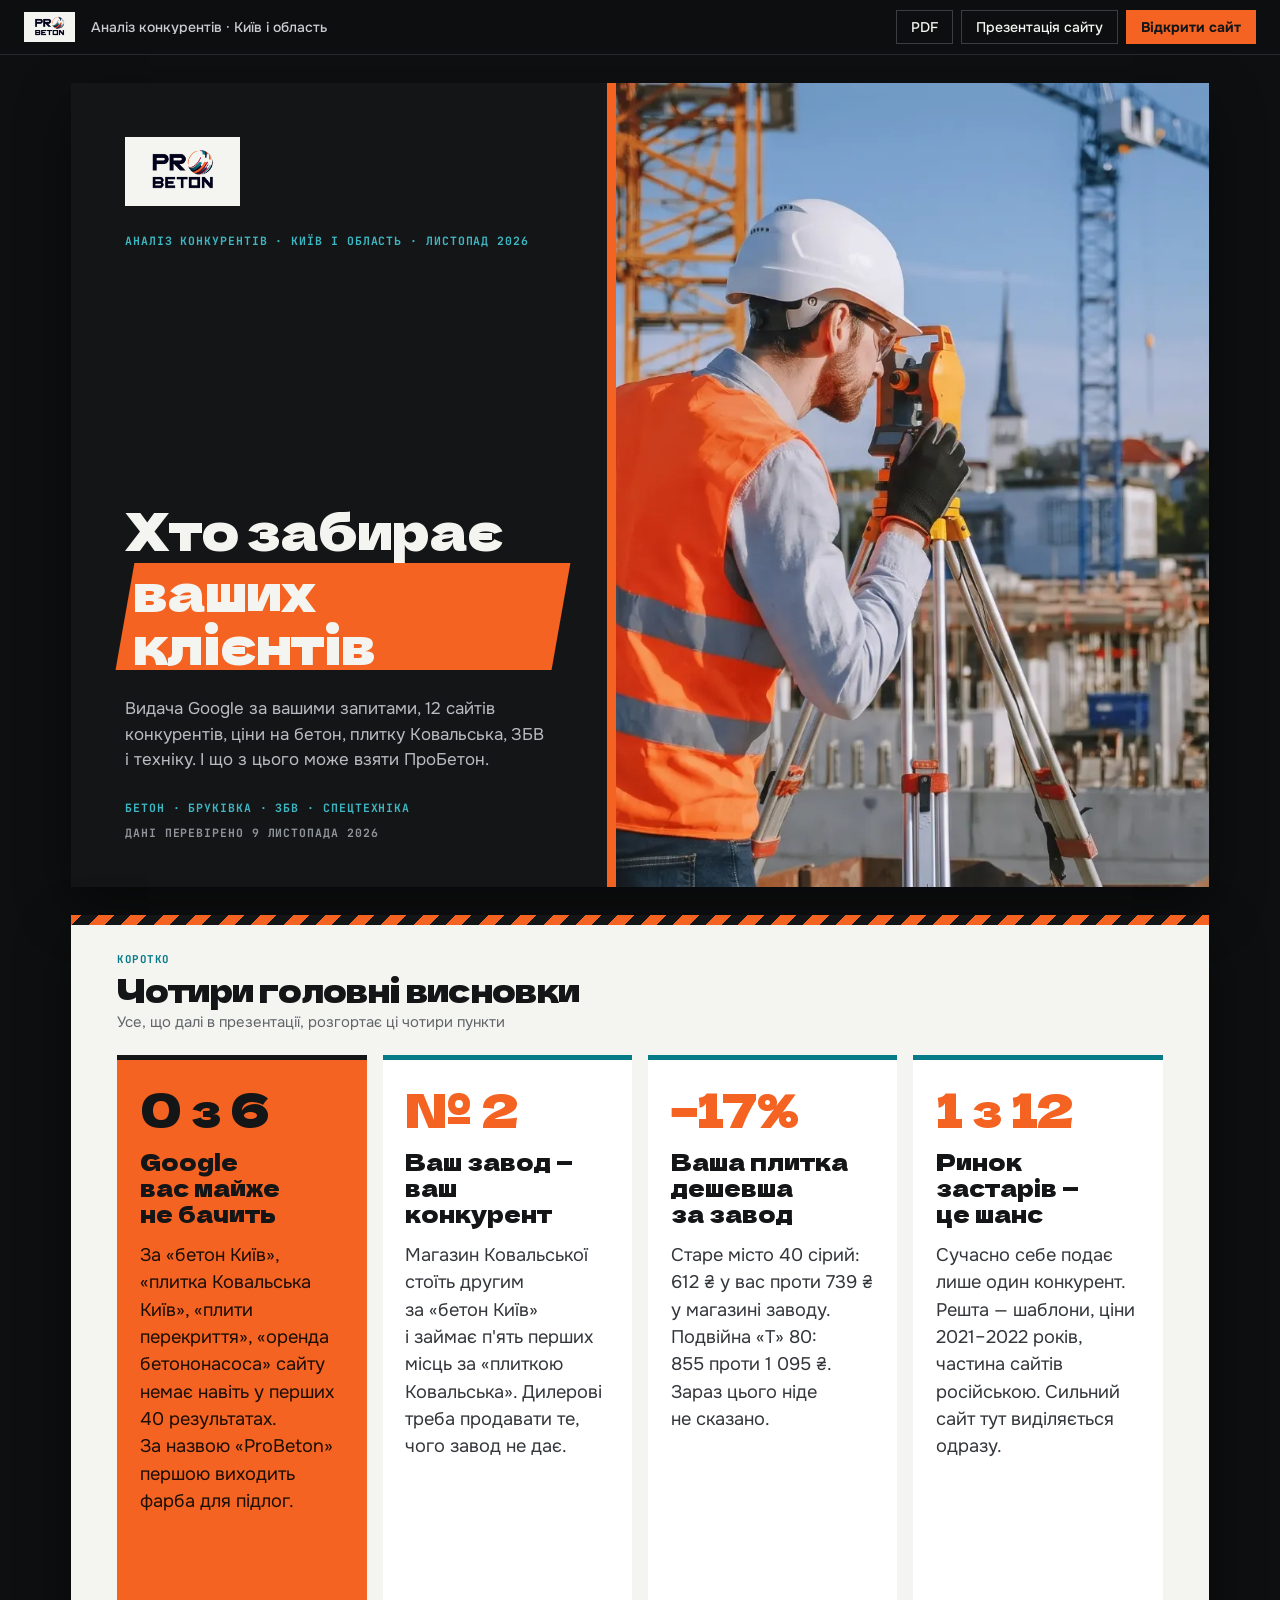
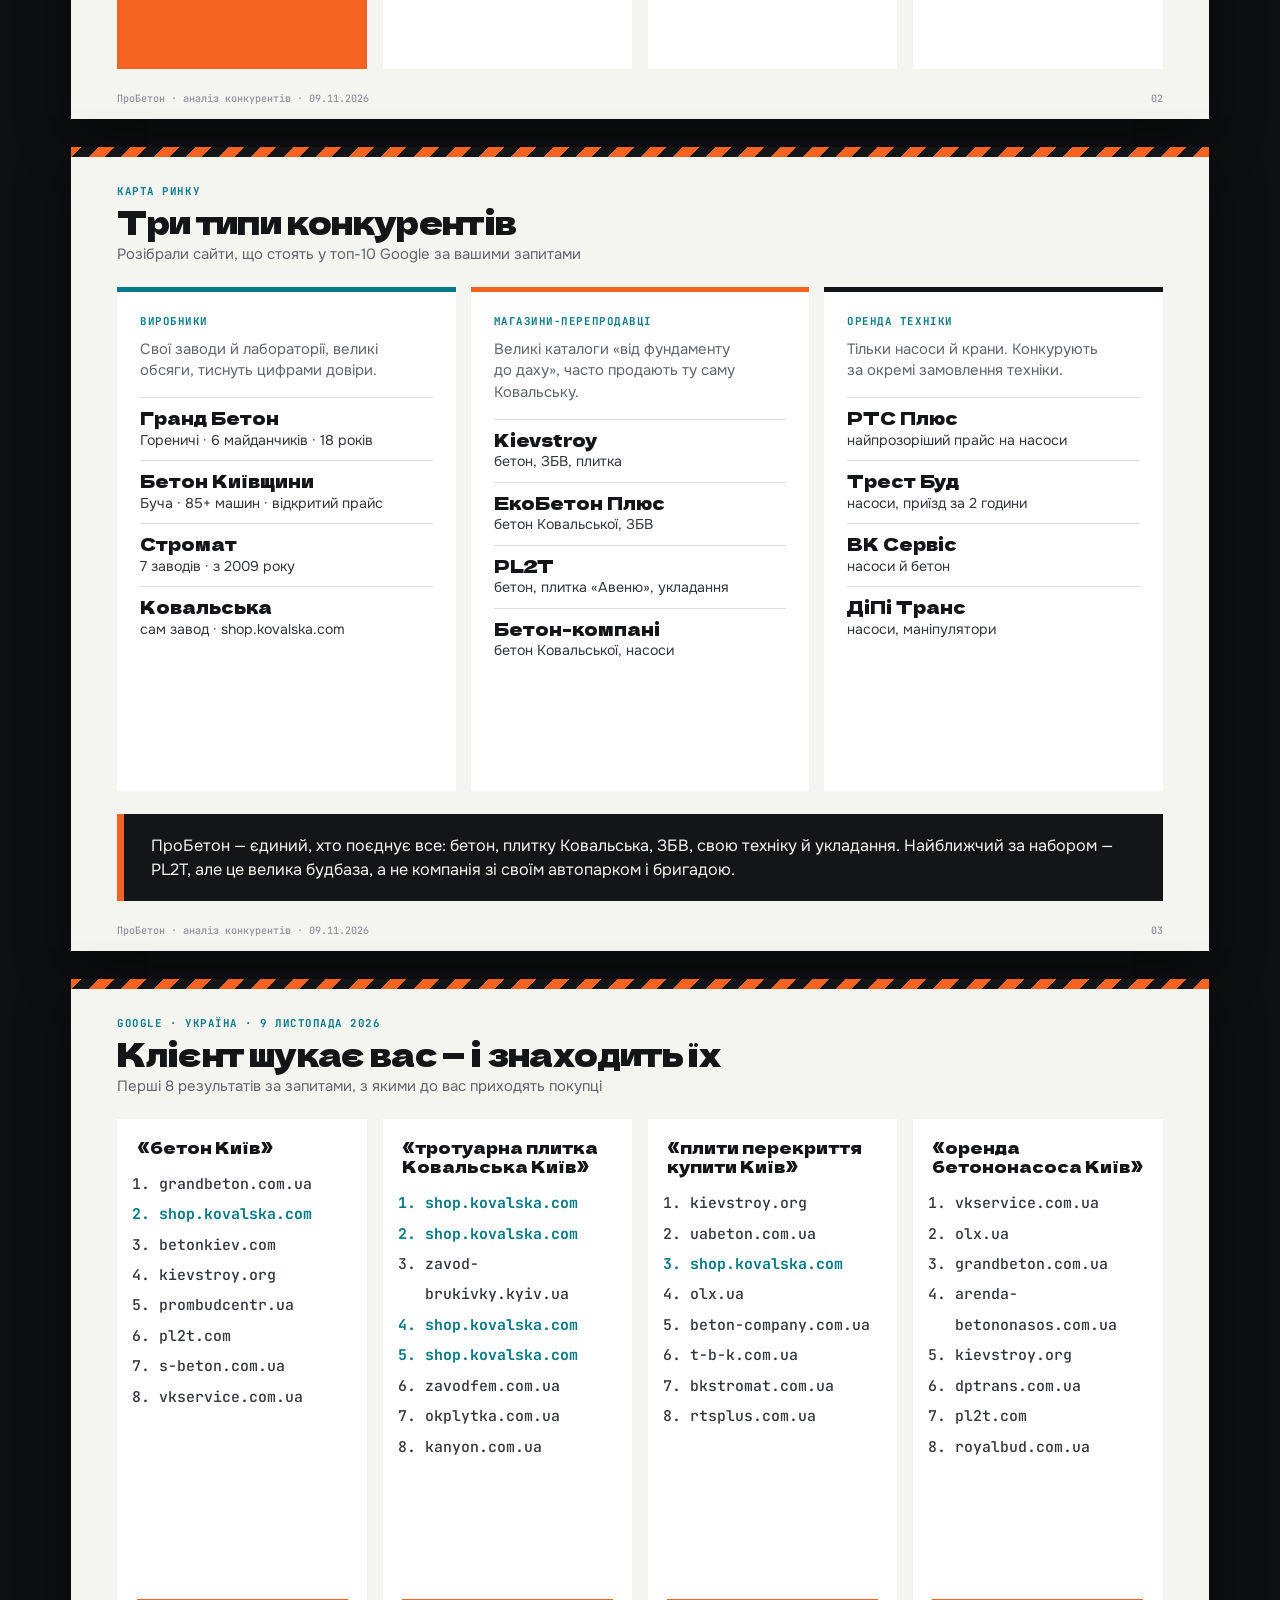
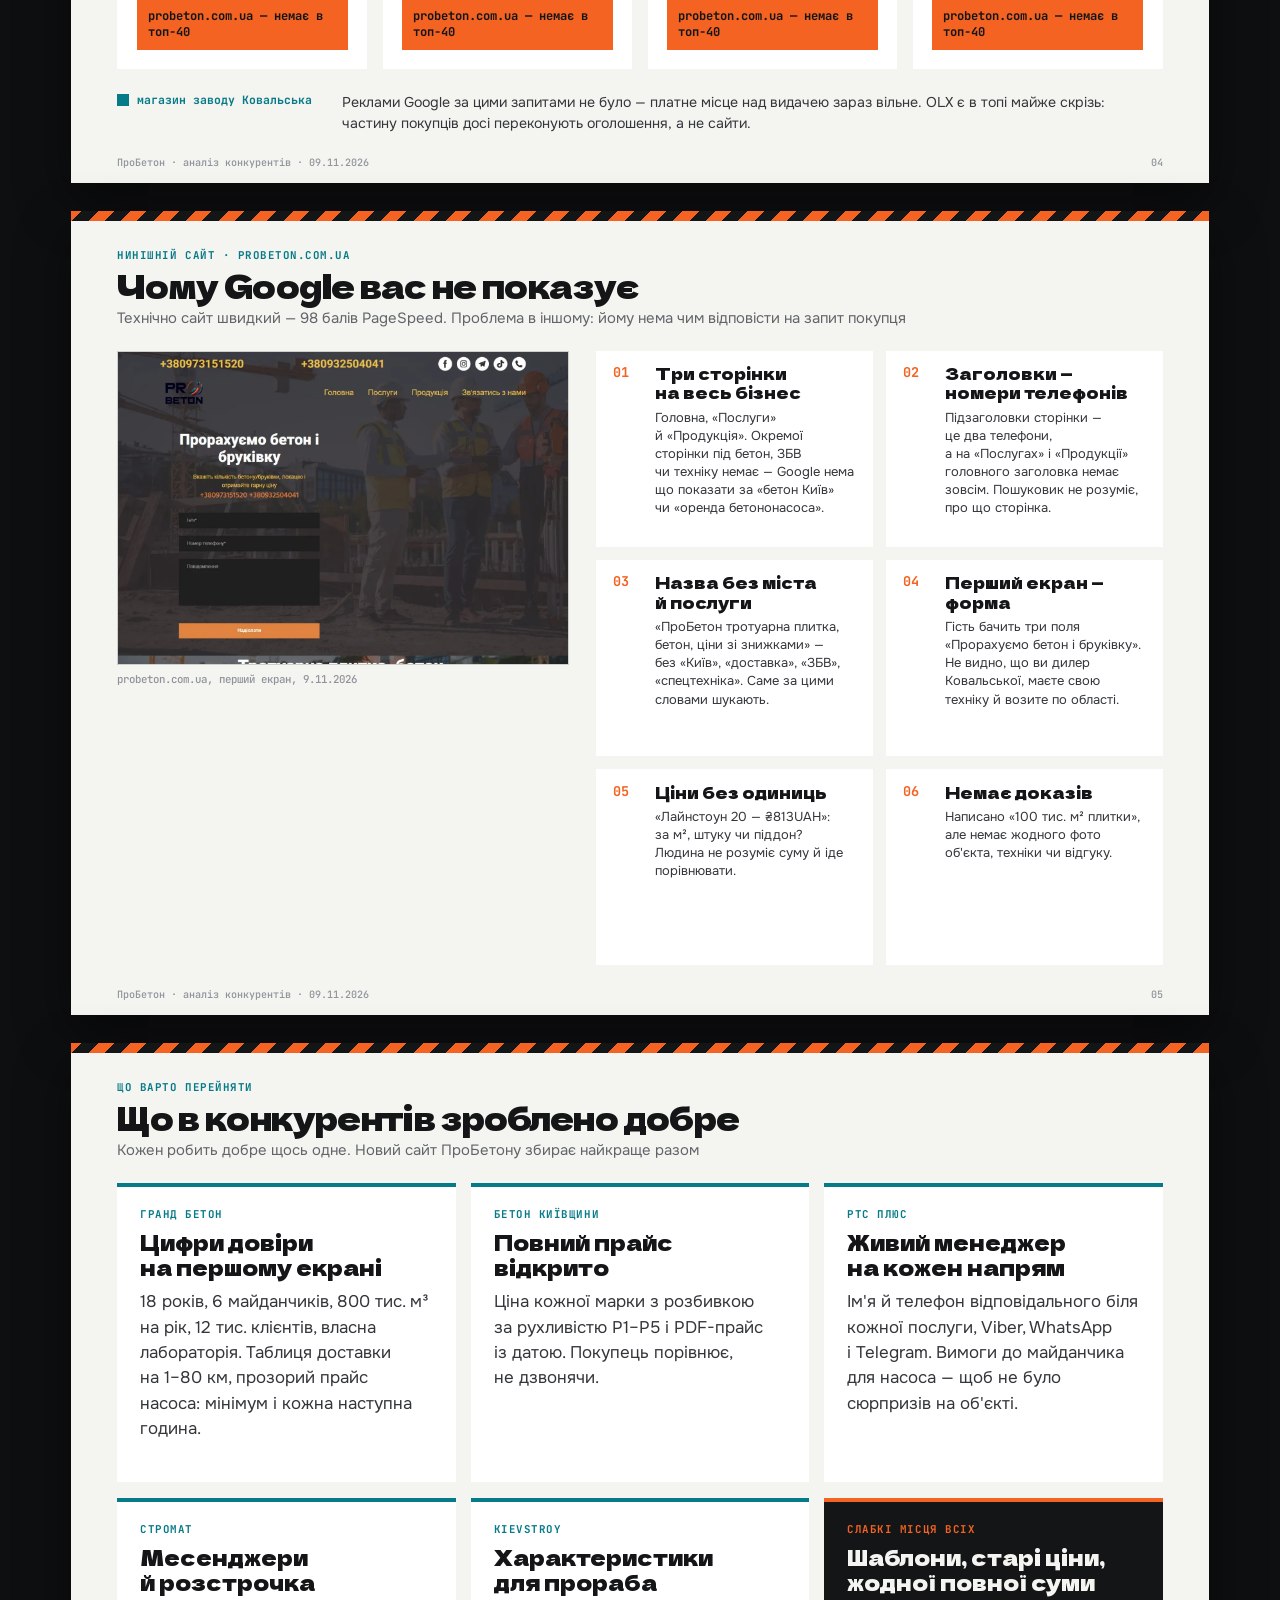
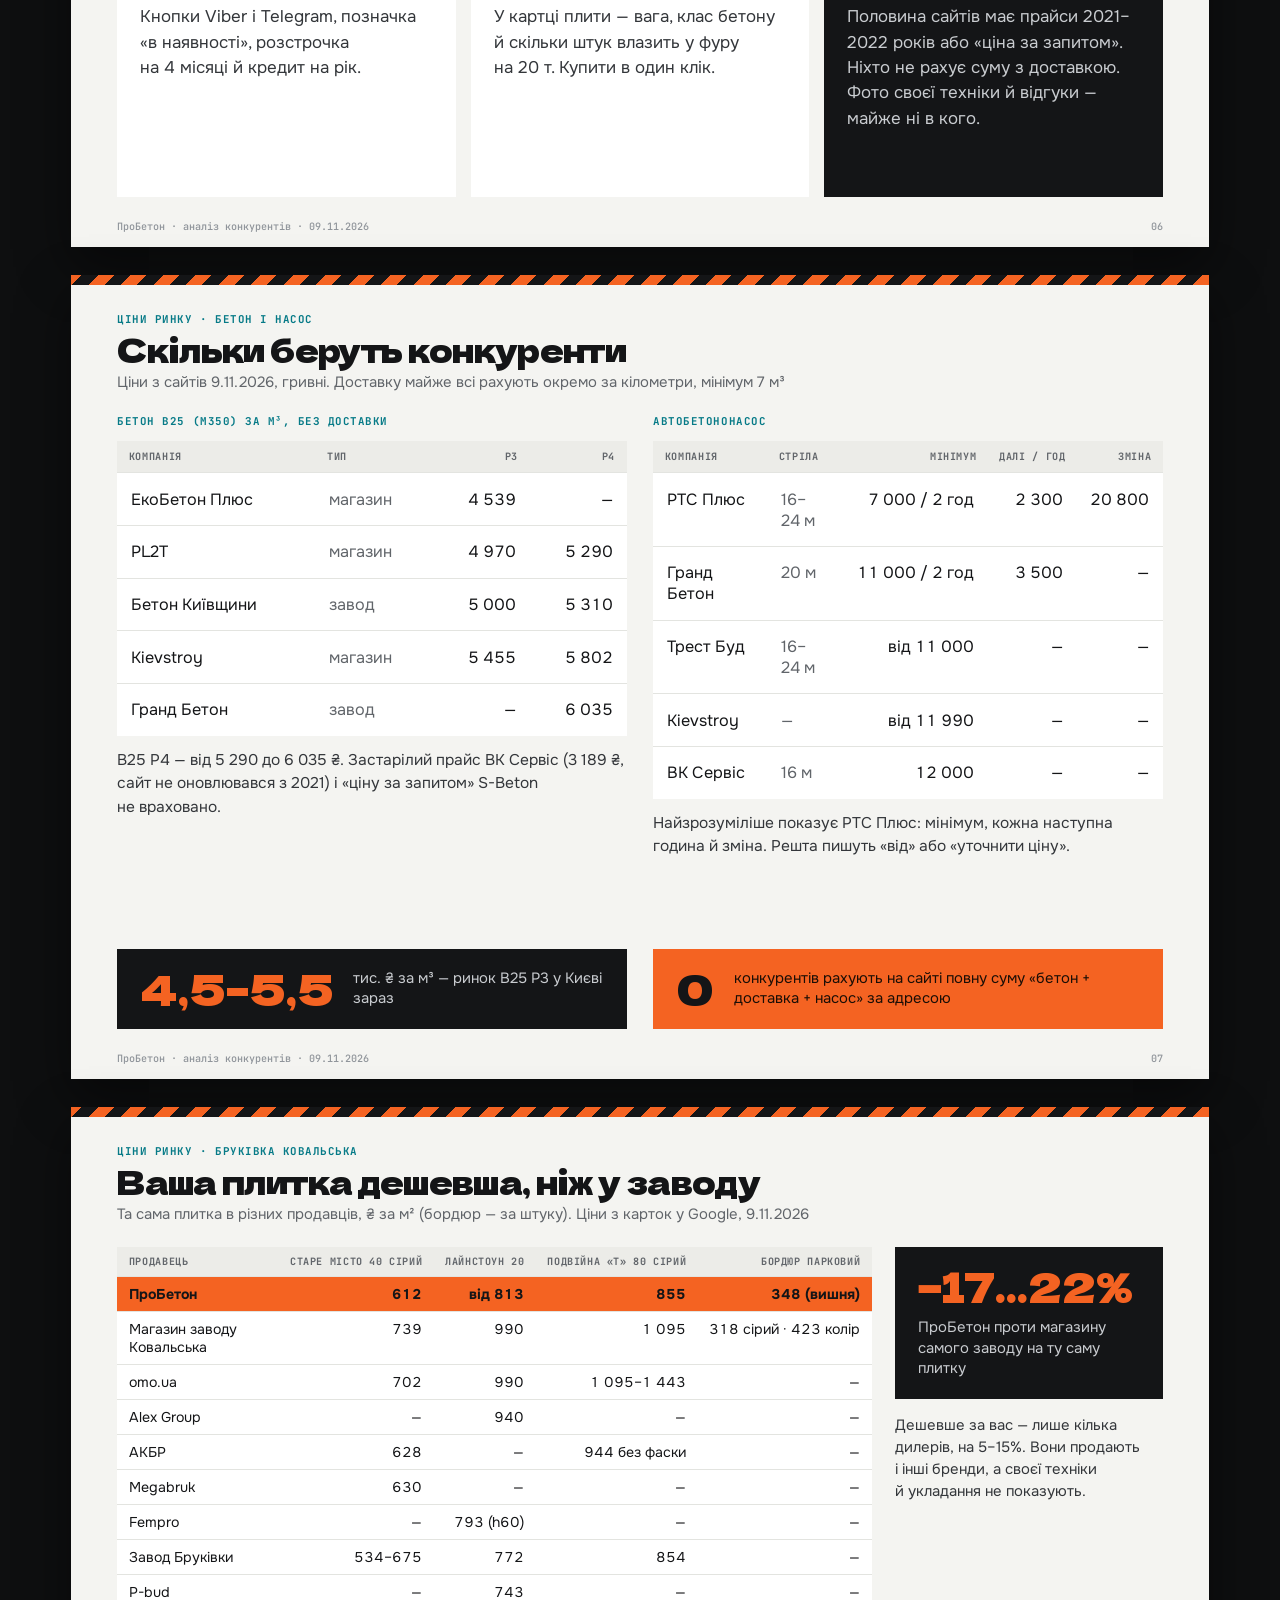
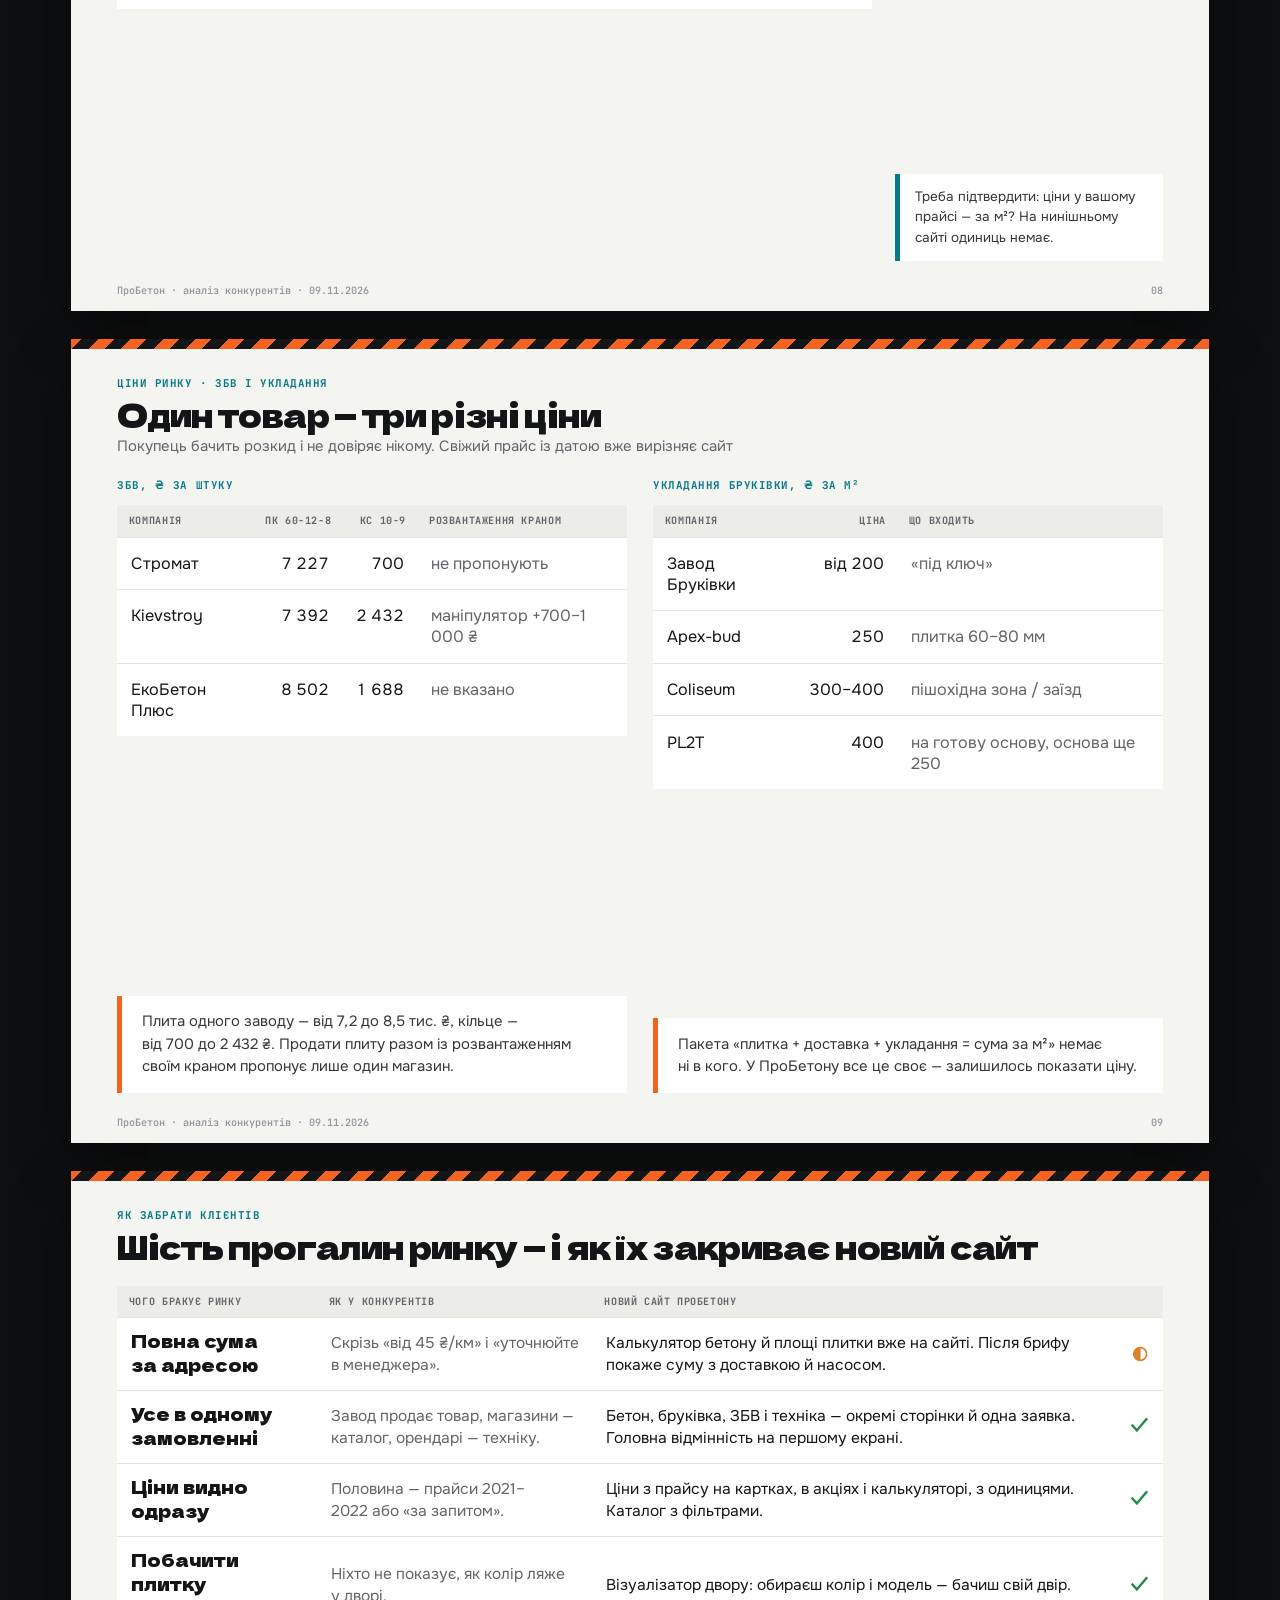
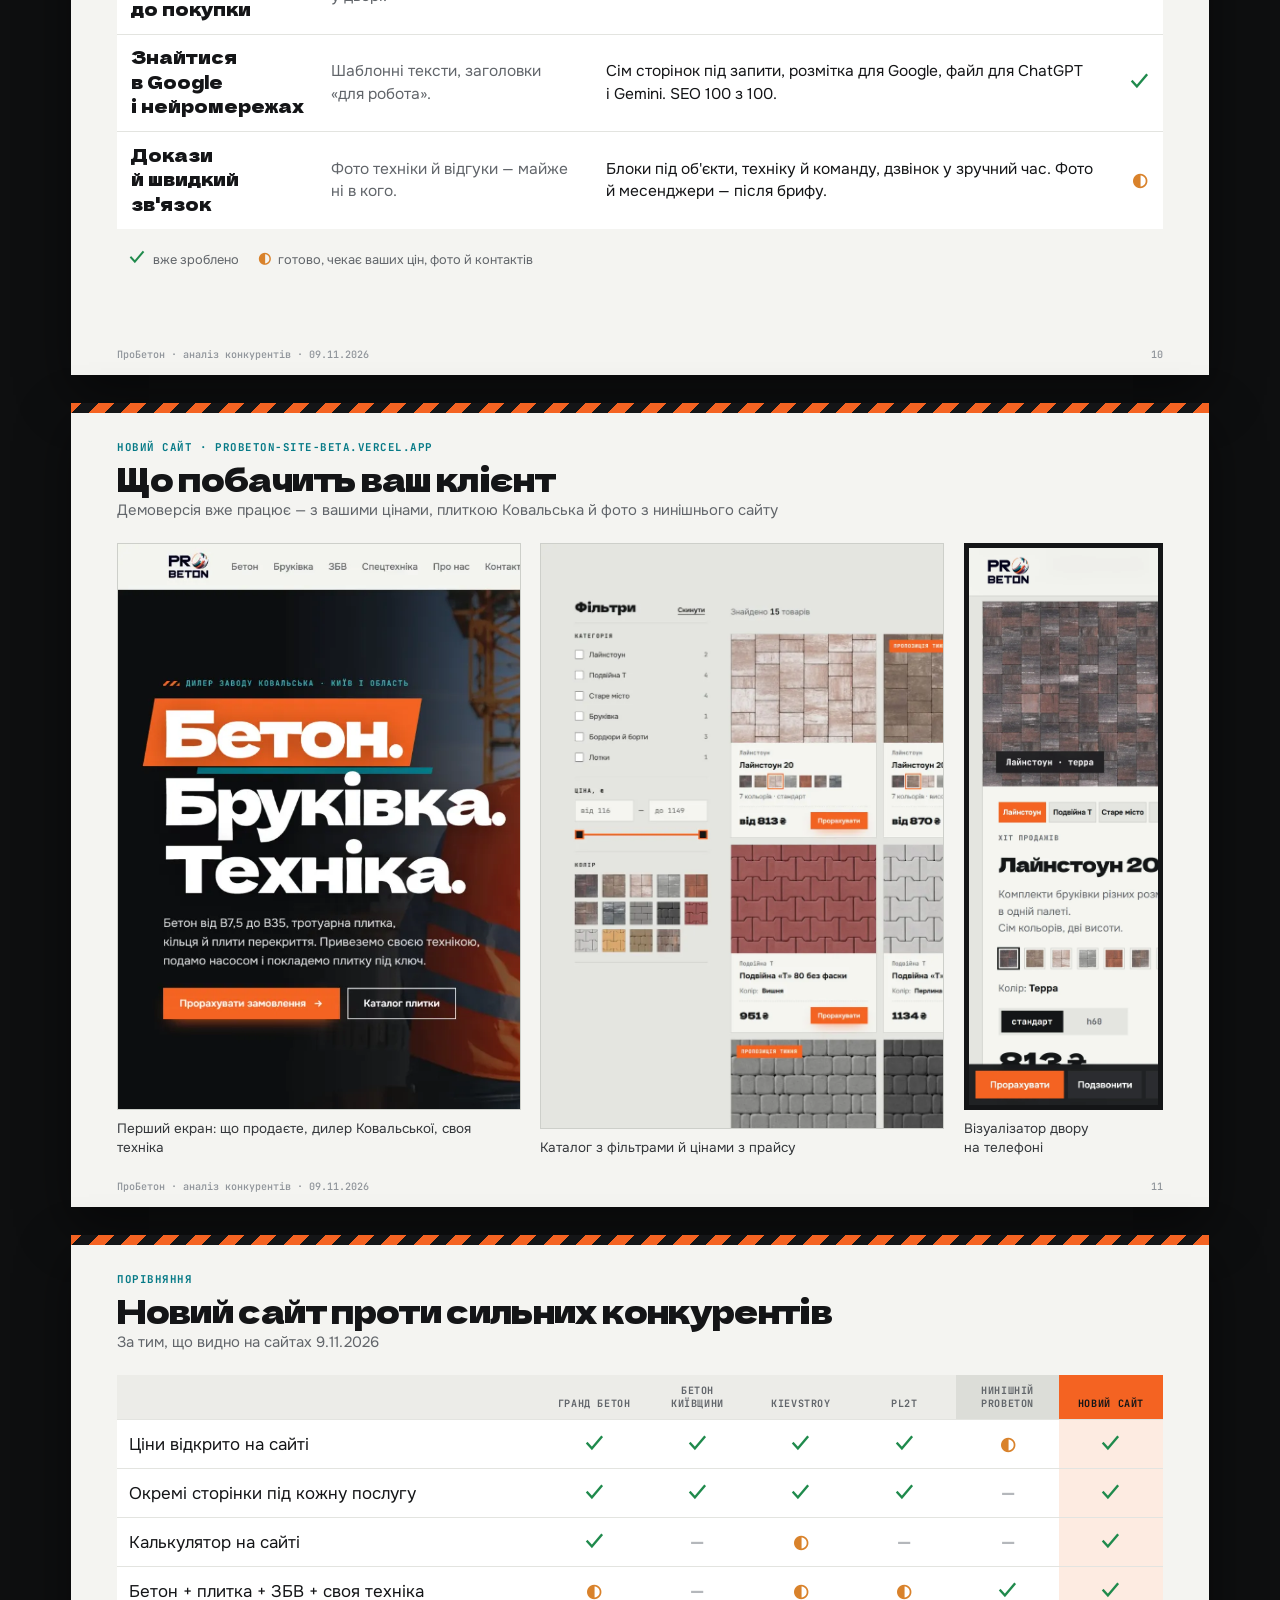
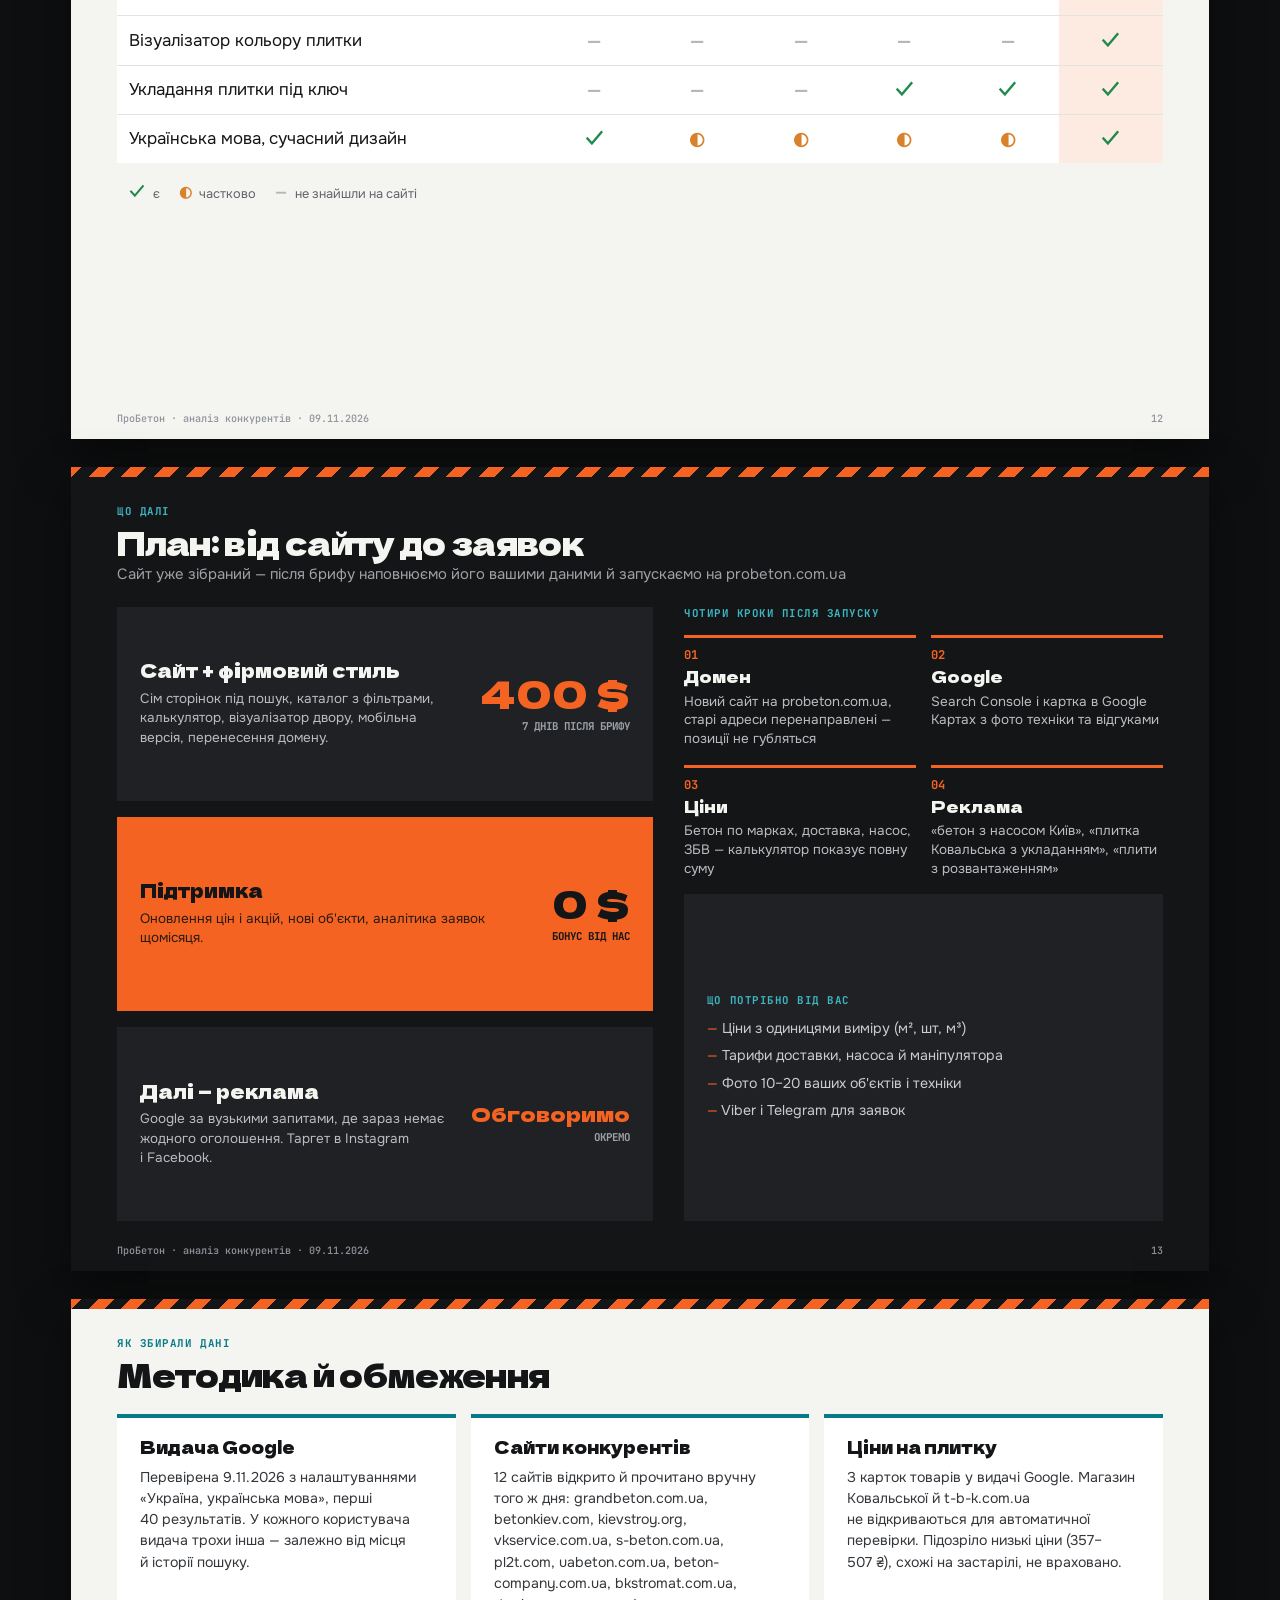
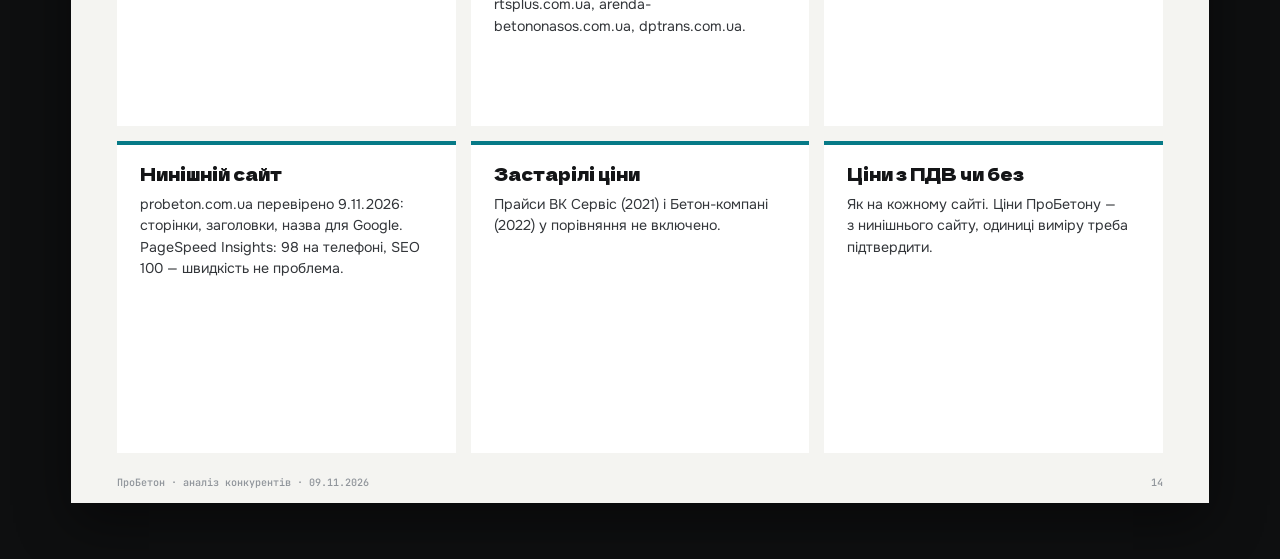
<file: analiz-konkurentiv/index.html>
<!doctype html>
<html lang="uk"><head><meta charset="utf-8"><meta name="viewport" content="width=device-width,initial-scale=1">
<title>ПроБетон — аналіз конкурентів</title>
<meta name="description" content="Хто забирає клієнтів ПроБетону в Google по Києву й області: видача, ціни на бетон, плитку Ковальська, ЗБВ і техніку, прогалини ринку.">
<meta name="robots" content="noindex">
<meta property="og:title" content="ПроБетон — аналіз конкурентів">
<meta property="og:description" content="Видача Google, ціни конкурентів і що з цього може взяти ПроБетон.">
<meta property="og:image" content="https://probeton-site-beta.vercel.app/img/og.jpg">
<link rel="icon" href="../img/logo.png">
<link rel="preconnect" href="https://fonts.googleapis.com"><link rel="preconnect" href="https://fonts.gstatic.com" crossorigin>
<link rel="stylesheet" href="https://fonts.googleapis.com/css2?family=Dela+Gothic+One&family=Onest:wght@400;500;600;700&family=JetBrains+Mono:wght@500;700&display=swap">
<style>

*{box-sizing:border-box;margin:0}
body{font-family:Onest,sans-serif;color:#141517;-webkit-print-color-adjust:exact;print-color-adjust:exact}
.pg{width:297mm;height:210mm;padding:10mm 12mm 13mm;display:flex;flex-direction:column;gap:6mm;background:#F4F4F1;position:relative;overflow:hidden;page-break-after:always}
.pg.dk{background:#141517;color:#F4F4F1}
.bar{position:absolute;left:0;top:0;width:100%;height:2.6mm;background:repeating-linear-gradient(-45deg,#F46322 0 3mm,#141517 3mm 6mm)}
header{display:grid;gap:1.6mm}
header h2{font:400 24pt/1.05 'Dela Gothic One',sans-serif;letter-spacing:-.02em}
header .sub{font-size:11pt;color:#61656A;max-width:230mm}
.dk header .sub{color:#9EA2A7}
.lbl{font:700 8pt/1.2 'JetBrains Mono',monospace;letter-spacing:.14em;text-transform:uppercase;color:#067A87}
.dk .lbl{color:#3DB7C2}
footer{position:absolute;left:12mm;right:12mm;bottom:4mm;display:flex;justify-content:space-between;font:500 7.5pt/1 'JetBrains Mono',monospace;color:#8F949A}
.mut{color:#61656A}
/* обкладинка */
.cover{display:grid;grid-template-columns:140mm 1fr;padding:0;gap:0;background:#141517;color:#F4F4F1}
.cl{padding:14mm 12mm 12mm 14mm;display:flex;flex-direction:column;gap:7mm}
.cl .lg{align-self:flex-start;background:#F4F4F1;padding:3mm 5mm}.cl .lg img{height:12mm;display:block}
.cover h1{font:400 38pt/1.04 'Dela Gothic One',sans-serif;letter-spacing:-.02em;margin-top:auto}
.cover h1 em{font-style:normal;background:#F46322;padding:0 2mm;display:inline-block;transform:skewX(-10deg);margin-top:2mm}.cover h1 em span{display:inline-block;transform:skewX(10deg)}
.cp{font-size:12.5pt;line-height:1.5;color:#B9BDC2}
.cm{display:grid;gap:2mm}
.meta{font:700 8.5pt/1.5 'JetBrains Mono',monospace;letter-spacing:.08em;color:#3DB7C2}.meta.mut{color:#8F949A}
.cr{background:url(../img/fon-heroi-3.webp) 42% center/cover;border-left:2.6mm solid #F46322}
/* головне */
.key4{flex:1;display:grid;grid-template-columns:repeat(4,1fr);gap:4mm;min-height:0}
.key4 > div{background:#fff;border-top:1.4mm solid #067A87;padding:7mm 6mm;display:flex;flex-direction:column;gap:4mm}
.key4 > div.hot{background:#F46322;border-top-color:#141517}
.kn{font:400 34pt/1 'Dela Gothic One',sans-serif;color:#F46322}
.key4 .hot .kn{color:#141517}
.key4 h3{font:400 17pt/1.15 'Dela Gothic One',sans-serif}
.key4 p{font-size:13.5pt;line-height:1.5;color:#33363A}
.key4 .hot p{color:#1A0E06}
/* карта ринку */
.g3{flex:1;display:grid;grid-template-columns:repeat(3,1fr);gap:4mm;min-height:0}
.grp{background:#fff;padding:6mm;display:flex;flex-direction:column;gap:3mm}
.grp.g0{border-top:1.4mm solid #067A87}.grp.g1{border-top:1.4mm solid #F46322}.grp.g2{border-top:1.4mm solid #141517}
.gd{font-size:11pt;line-height:1.45;color:#61656A;margin-bottom:1mm}
.co{display:grid;gap:.6mm;padding-top:2.6mm;border-top:1px solid #DDDFDA}
.co b{font:400 13pt/1.15 'Dela Gothic One',sans-serif}.co span{font-size:10.5pt;color:#33363A}
.callout{background:#141517;color:#F4F4F1;padding:5mm 7mm;font-size:12pt;line-height:1.5;border-left:2mm solid #F46322}
/* видача */
.serp{flex:1;display:grid;grid-template-columns:repeat(4,1fr);gap:4mm;min-height:0}
.q{background:#fff;padding:5mm;display:flex;flex-direction:column;gap:3mm}
.qq{font:400 12pt/1.2 'Dela Gothic One',sans-serif}
.q ol{padding-left:6mm;font:500 11pt/2.05 'JetBrains Mono',monospace;color:#33363A;flex:1}
.q li.kv{color:#067A87;font-weight:700}
.miss{background:#F46322;color:#141517;font:700 9pt/1.3 'JetBrains Mono',monospace;padding:2.5mm 3mm}
.note2{display:grid;grid-template-columns:auto 1fr;gap:8mm;font-size:10.5pt;line-height:1.45;color:#33363A;align-items:start}
.note2 span:first-child{font:700 8.5pt/1.4 'JetBrains Mono',monospace;color:#067A87;white-space:nowrap}
.sw{display:inline-block;width:3mm;height:3mm;background:#067A87;margin-right:2mm;vertical-align:-.4mm}
/* нинішній сайт */
.nowg{flex:1;display:grid;grid-template-columns:118mm 1fr;gap:7mm;min-height:0}
.oldshot{display:flex;flex-direction:column;gap:2mm}
.oldshot img{width:100%;border:1px solid #CDCFCA;display:block}
.cap{font:500 8pt/1.3 'JetBrains Mono',monospace;color:#8F949A}
.iss{display:grid;grid-template-columns:1fr 1fr;grid-auto-rows:1fr;gap:3.5mm}
.iss > div{background:#fff;padding:3.5mm 4.5mm;display:grid;grid-template-columns:9mm 1fr;grid-template-rows:auto 1fr;column-gap:2mm;row-gap:1.5mm;align-content:start}
.iss i{grid-row:1/3;font:700 10pt/1.3 'JetBrains Mono',monospace;font-style:normal;color:#F46322}
.iss b{font:400 12pt/1.2 'Dela Gothic One',sans-serif}
.iss p{font-size:9.6pt;line-height:1.4;color:#33363A}
/* сильні */
.st5{flex:1;display:grid;grid-template-columns:repeat(3,1fr);grid-template-rows:1fr 1fr;gap:4mm;min-height:0}
.st5 > div{background:#fff;padding:5.5mm 6mm;display:flex;flex-direction:column;gap:2.5mm;border-top:1.2mm solid #067A87}
.st5 b{font:400 14pt/1.15 'Dela Gothic One',sans-serif}
.st5 p:not(.lbl){font-size:11pt;line-height:1.5;color:#33363A}
.st5 > div.hot{background:#141517;color:#F4F4F1;border-top-color:#F46322}.st5 .hot .lbl{color:#F46322}.st5 .hot p:not(.lbl){color:#C9CCD0}
/* таблиці */
table{border-collapse:collapse;width:100%;font-size:10.5pt;background:#fff}
th,td{text-align:left;padding:2.4mm 3mm;border-bottom:1px solid #E3E4E0;vertical-align:top}
th{font:700 7.5pt/1.3 'JetBrains Mono',monospace;letter-spacing:.06em;text-transform:uppercase;color:#61656A;background:#ECECE8}
td.n,th.n{text-align:right;font-variant-numeric:tabular-nums;white-space:nowrap}
tr:last-child td{border-bottom:0}
.t2{flex:1;display:grid;grid-template-columns:1fr 1fr;gap:7mm;min-height:0}
.t2 > div{display:flex;flex-direction:column;gap:3.5mm}
.big{background:#141517;color:#F4F4F1;padding:5mm 6mm;display:flex;align-items:center;gap:5mm;margin-top:auto}
.big b{font:400 30pt/1 'Dela Gothic One',sans-serif;color:#F46322;white-space:nowrap}
.big span{font-size:11pt;line-height:1.4;color:#C9CCD0}
.big.alt{background:#F46322}.big.alt b{color:#141517}.big.alt span{color:#1A0E06}
.tnote{font-size:11pt;line-height:1.5;color:#33363A;background:#fff;padding:4mm 5mm;border-left:1.4mm solid #F46322;margin-top:auto}
.tl{flex:1;display:grid;grid-template-columns:1fr 70mm;gap:6mm;min-height:0}
.tt td,.tt th{padding:2.1mm 3mm}
.tt tr.us td{background:#F46322;color:#141517;font-weight:700}
.side{display:flex;flex-direction:column;gap:4mm}
.side .big{flex-direction:column;align-items:flex-start;margin-top:0;gap:3mm}
.side p{font-size:11pt;line-height:1.5;color:#33363A}
.side .warn{background:#fff;border-left:1.4mm solid #067A87;padding:3.5mm 4mm;margin-top:auto;font-size:10pt}
/* прогалини */
.gt{font-size:11.5pt;flex:1}
.gt td{padding:3mm 3.5mm;line-height:1.45;vertical-align:middle}
.gt td:first-child{width:52mm}.gt td:first-child b{font:400 13pt/1.2 'Dela Gothic One',sans-serif}
.gt td:nth-child(2){width:72mm}
.mk{font:700 13pt/1 Onest,sans-serif;text-align:center;width:12mm}
.mk.ok,.c.ok{color:#1F8A4C}.mk.half,.c.half{color:#D9822B}.mk.no,.c.no{color:#B4B7BB}
.legend{font-size:9.5pt;color:#61656A;display:flex;gap:2mm;align-items:center}
.legend .mk{width:auto;font-size:11pt;margin-left:3mm}
/* знімки */
.shots3{flex:1;display:grid;grid-template-columns:1fr 1fr 52mm;gap:5mm;min-height:0}
.shots3 figure{display:flex;flex-direction:column;gap:2.5mm;min-height:0}
.shots3 img{width:100%;flex:1;min-height:0;object-fit:cover;object-position:left top;border:1px solid #CDCFCA;display:block}
.shots3 .ph img{border:1.4mm solid #141517}
.shots3 figcaption{font-size:10pt;line-height:1.4;color:#33363A}
/* порівняння */
.cmp{font-size:12.5pt;flex:1}
.cmp th{text-align:center;font-size:7.5pt;vertical-align:bottom}
.cmp th:first-child{text-align:left}
.cmp th.us{background:#F46322;color:#141517}.cmp th.old{background:#DCDDD8}
.cmp td{padding:3.4mm 3mm;vertical-align:middle}
.cmp td.c{text-align:center;font-weight:700;font-size:13pt;width:27mm}
.cmp td.us{background:#FDEBE1}
/* пропозиція */
.price{flex:1;display:grid;grid-template-columns:140mm 1fr;gap:8mm;min-height:0}
.price3{display:grid;grid-template-rows:1fr 1fr 1fr;gap:4mm}
.price3 > div{display:grid;grid-template-columns:1fr auto;gap:2mm 6mm;align-content:center;padding:5mm 6mm;background:#1F2124}
.price3 h3{font:400 14pt/1.1 'Dela Gothic One',sans-serif}
.price3 p{grid-column:1;font-size:10pt;line-height:1.45;color:#B9BDC2}
.price3 .v{grid-column:2;grid-row:1/3;align-self:center;font:400 28pt/1 'Dela Gothic One',sans-serif;color:#F46322;text-align:right}
.price3 .v.sm{font-size:15pt}
.price3 .v small{display:block;font:700 8pt/1.4 'JetBrains Mono',monospace;color:#9EA2A7;margin-top:2mm}
.price3 > div.bonus{background:#F46322;color:#141517}.price3 .bonus p{color:#2A1A10}.price3 .bonus .v,.price3 .bonus .v small{color:#141517}
.pr{display:flex;flex-direction:column;gap:4mm}
.steps4{display:grid;grid-template-columns:1fr 1fr;gap:4mm}
.steps4 div{border-top:1mm solid #F46322;padding-top:3mm;display:grid;gap:1.5mm;align-content:start}
.steps4 i{font:700 9pt/1 'JetBrains Mono',monospace;font-style:normal;color:#F46322}.steps4 b{font:400 12pt/1.2 'Dela Gothic One',sans-serif}.steps4 span{font-size:10pt;line-height:1.4;color:#B9BDC2}
.need{display:grid;gap:2mm;font-size:10.5pt;line-height:1.4;color:#C9CCD0;background:#1F2124;padding:5mm 6mm;flex:1;align-content:center}
.need::before{content:"Що потрібно від вас";font:700 8pt/1.2 'JetBrains Mono',monospace;letter-spacing:.14em;text-transform:uppercase;color:#3DB7C2;margin-bottom:1mm}
.need span::before{content:"— ";color:#F46322}
/* методика */
.meth{flex:1;display:grid;grid-template-columns:1fr 1fr 1fr;grid-auto-rows:1fr;gap:4mm;min-height:0}
.meth > div{background:#fff;padding:5mm 6mm;display:flex;flex-direction:column;gap:2.5mm;border-top:1.2mm solid #067A87}
.meth b{font:400 12.5pt/1.2 'Dela Gothic One',sans-serif}
.meth p{font-size:10.5pt;line-height:1.5;color:#33363A}
.t2 table td{padding:4mm 3.5mm;font-size:12pt}
.tn2{font-size:11.5pt;line-height:1.5;color:#33363A}
.st5 b{font-size:16pt}.st5 p:not(.lbl){font-size:12.5pt}

html{background:#0E0F10;scroll-behavior:smooth}
body{margin:0;min-height:100vh}
.topbar{position:sticky;top:0;z-index:20;display:flex;align-items:center;gap:16px;padding:10px 24px;background:rgba(14,15,16,.92);backdrop-filter:blur(8px);border-bottom:1px solid #26292D;font:500 14px/1 Onest,sans-serif;color:#C9CCD0}
.topbar img{height:30px;background:#F4F4F1;padding:4px 7px;display:block}
.topbar .tt{flex:1;min-width:0;white-space:nowrap;overflow:hidden;text-overflow:ellipsis}
.topbar nav{display:flex;gap:8px}
.topbar a{color:#F4F4F1;text-decoration:none;padding:9px 14px;border:1px solid #3A3D42;white-space:nowrap}
.topbar a:hover{border-color:#F46322}
.topbar a.or{background:#F46322;border-color:#F46322;color:#141517;font-weight:700}
.deck{display:flex;flex-direction:column;align-items:center;gap:28px;padding:28px 0 56px}
.deck .pg{zoom:var(--z,1);box-shadow:0 20px 50px rgba(0,0,0,.45);page-break-after:auto}
@media (max-width:820px){
  .topbar{padding:8px 16px;gap:10px}.topbar .tt,.topbar a.pdf{display:none}.topbar a{padding:8px 10px;font-size:13px}.topbar nav{margin-left:auto}
  .deck{gap:0;padding:0}
  .deck .pg{zoom:1!important;width:auto;height:auto;padding:36px 16px 40px;gap:18px;box-shadow:none;border-bottom:6px solid #0E0F10}
  .bar{height:8px}
  header h2{font-size:28px}header .sub{font-size:16px;line-height:1.4}.lbl{font-size:11px}
  footer{display:none}
  .cover{display:flex!important;flex-direction:column}
  .cover .cr{height:220px;order:-1;border-left:0;border-bottom:6px solid #F46322}
  .cl{padding:28px 16px 36px;gap:18px}.cl .lg img{height:40px}
  .cover h1{font-size:36px;margin-top:8px}.cp{font-size:16px}.meta{font-size:12px}
  .key4,.g3,.serp,.st5,.t2,.tl,.shots3,.meth,.price,.nowg,.iss{display:flex!important;flex-direction:column;gap:12px!important}
  .key4 > div,.grp,.q,.st5 > div,.meth > div{padding:18px}
  .kn{font-size:40px}.key4 h3{font-size:21px}.key4 p,.st5 p:not(.lbl),.meth p,.gd,.co span,.side p,.tnote,.callout,.note2{font-size:16px!important}
  .st5 b,.meth b,.co b{font-size:19px}
  .q ol{font-size:14px}.qq{font-size:17px}.miss{font-size:12px}
  .note2{grid-template-columns:1fr;gap:8px}
  .iss > div{padding:14px}.iss b{font-size:17px}.iss p{font-size:15px}
  .tbl{overflow-x:auto;-webkit-overflow-scrolling:touch}
  .deck .pg{max-width:100vw}.deck .pg > *,.t2 > div,.tl > *,.tbl{min-width:0;max-width:100%}
  .big{flex-wrap:wrap}
  table{font-size:14px!important;min-width:560px}.t2 table td{font-size:14px}
  .big b{font-size:32px}.big span{font-size:15px}
  .shots3 img{flex:none;height:auto}.shots3 figcaption{font-size:15px}.shots3 .ph{width:60%}
  .gt td:first-child,.gt td:nth-child(2){width:auto}
  .legend{font-size:13px;flex-wrap:wrap}
  .price3 > div{padding:18px}.price3 h3{font-size:19px}.price3 p{font-size:15px}.price3 .v{font-size:28px}.price3 .v.sm{font-size:18px}.price3 .v small{font-size:11px}
  .steps4{gap:14px}.steps4 b{font-size:16px}.steps4 span{font-size:14px}.need{font-size:15px;padding:18px}
}</style></head>
<body>
<div class="topbar"><img src="../img/logo.png" alt="ProBeton"><span class="tt">Аналіз конкурентів · Київ і область</span><nav><a class="pdf" href="probeton-analiz-konkurentiv.pdf" download>PDF</a><a href="../prezentatsiya/">Презентація сайту</a><a class="or" href="../">Відкрити сайт</a></nav></div>
<main class="deck">
<section class="pg cover"><div class="cl">
  <div class="lg"><img src="../img/logo.png"></div>
  <p class="meta">АНАЛІЗ КОНКУРЕНТІВ · КИЇВ І ОБЛАСТЬ · ЛИСТОПАД 2026</p>
  <h1>Хто забирає <em><span>ваших клієнтів</span></em></h1>
  <p class="cp">Видача Google за вашими запитами, 12 сайтів конкурентів, ціни на бетон, плитку Ковальська, ЗБВ і техніку. І що з цього може взяти ПроБетон.</p>
  <div class="cm"><p class="meta">БЕТОН · БРУКІВКА · ЗБВ · СПЕЦТЕХНІКА</p><p class="meta mut">ДАНІ ПЕРЕВІРЕНО 9 ЛИСТОПАДА 2026</p></div>
</div><div class="cr"></div></section>
<section class="pg "><div class="bar"></div><header><p class="lbl">Коротко</p><h2>Чотири головні висновки</h2><p class="sub">Усе, що далі в презентації, розгортає ці чотири пункти</p></header>
<div class="key4"><div class="hot"><b class="kn">0 з 6</b><h3>Google вас майже не бачить</h3><p>За «бетон Київ», «плитка Ковальська Київ», «плити перекриття», «оренда бетононасоса» сайту немає навіть у перших 40 результатах. За назвою «ProBeton» першою виходить фарба для підлог.</p></div><div class=""><b class="kn">№ 2</b><h3>Ваш завод — ваш конкурент</h3><p>Магазин Ковальської стоїть другим за «бетон Київ» і займає п'ять перших місць за «плиткою Ковальська». Дилерові треба продавати те, чого завод не дає.</p></div><div class=""><b class="kn">−17%</b><h3>Ваша плитка дешевша за завод</h3><p>Старе місто 40 сірий: 612 ₴ у вас проти 739 ₴ у магазині заводу. Подвійна «Т» 80: 855 проти 1 095 ₴. Зараз цього ніде не сказано.</p></div><div class=""><b class="kn">1 з 12</b><h3>Ринок застарів — це шанс</h3><p>Сучасно себе подає лише один конкурент. Решта — шаблони, ціни 2021–2022 років, частина сайтів російською. Сильний сайт тут виділяється одразу.</p></div></div><footer><span>ПроБетон · аналіз конкурентів · 09.11.2026</span><span>02</span></footer></section>
<section class="pg "><div class="bar"></div><header><p class="lbl">Карта ринку</p><h2>Три типи конкурентів</h2><p class="sub">Розібрали сайти, що стоять у топ-10 Google за вашими запитами</p></header>
<div class="g3"><div class="grp g0"><p class="lbl">Виробники</p><p class="gd">Свої заводи й лабораторії, великі обсяги, тиснуть цифрами довіри.</p><div class="co"><b>Гранд Бетон</b><span>Гореничі · 6 майданчиків · 18 років</span></div><div class="co"><b>Бетон Київщини</b><span>Буча · 85+ машин · відкритий прайс</span></div><div class="co"><b>Стромат</b><span>7 заводів · з 2009 року</span></div><div class="co"><b>Ковальська</b><span>сам завод · shop.kovalska.com</span></div></div><div class="grp g1"><p class="lbl">Магазини-перепродавці</p><p class="gd">Великі каталоги «від фундаменту до даху», часто продають ту саму Ковальську.</p><div class="co"><b>Kievstroy</b><span>бетон, ЗБВ, плитка</span></div><div class="co"><b>ЕкоБетон Плюс</b><span>бетон Ковальської, ЗБВ</span></div><div class="co"><b>PL2T</b><span>бетон, плитка «Авеню», укладання</span></div><div class="co"><b>Бетон-компані</b><span>бетон Ковальської, насоси</span></div></div><div class="grp g2"><p class="lbl">Оренда техніки</p><p class="gd">Тільки насоси й крани. Конкурують за окремі замовлення техніки.</p><div class="co"><b>РТС Плюс</b><span>найпрозоріший прайс на насоси</span></div><div class="co"><b>Трест Буд</b><span>насоси, приїзд за 2 години</span></div><div class="co"><b>ВК Сервіс</b><span>насоси й бетон</span></div><div class="co"><b>ДіПі Транс</b><span>насоси, маніпулятори</span></div></div></div>
<div class="callout">ПроБетон — єдиний, хто поєднує все: бетон, плитку Ковальська, ЗБВ, свою техніку й укладання. Найближчий за набором — PL2T, але це велика будбаза, а не компанія зі своїм автопарком і бригадою.</div><footer><span>ПроБетон · аналіз конкурентів · 09.11.2026</span><span>03</span></footer></section>
<section class="pg "><div class="bar"></div><header><p class="lbl">Google · Україна · 9 листопада 2026</p><h2>Клієнт шукає вас — і знаходить їх</h2><p class="sub">Перші 8 результатів за запитами, з якими до вас приходять покупці</p></header>
<div class="serp"><div class="q"><p class="qq">«бетон Київ»</p><ol><li>grandbeton.com.ua</li><li class="kv">shop.kovalska.com</li><li>betonkiev.com</li><li>kievstroy.org</li><li>prombudcentr.ua</li><li>pl2t.com</li><li>s-beton.com.ua</li><li>vkservice.com.ua</li></ol><p class="miss">probeton.com.ua — немає в топ-40</p></div><div class="q"><p class="qq">«тротуарна плитка Ковальська Київ»</p><ol><li class="kv">shop.kovalska.com</li><li class="kv">shop.kovalska.com</li><li>zavod-brukivky.kyiv.ua</li><li class="kv">shop.kovalska.com</li><li class="kv">shop.kovalska.com</li><li>zavodfem.com.ua</li><li>okplytka.com.ua</li><li>kanyon.com.ua</li></ol><p class="miss">probeton.com.ua — немає в топ-40</p></div><div class="q"><p class="qq">«плити перекриття купити Київ»</p><ol><li>kievstroy.org</li><li>uabeton.com.ua</li><li class="kv">shop.kovalska.com</li><li>olx.ua</li><li>beton-company.com.ua</li><li>t-b-k.com.ua</li><li>bkstromat.com.ua</li><li>rtsplus.com.ua</li></ol><p class="miss">probeton.com.ua — немає в топ-40</p></div><div class="q"><p class="qq">«оренда бетононасоса Київ»</p><ol><li>vkservice.com.ua</li><li>olx.ua</li><li>grandbeton.com.ua</li><li>arenda-betononasos.com.ua</li><li>kievstroy.org</li><li>dptrans.com.ua</li><li>pl2t.com</li><li>royalbud.com.ua</li></ol><p class="miss">probeton.com.ua — немає в топ-40</p></div></div>
<div class="note2"><span><i class="sw kv"></i>магазин заводу Ковальська</span><span>Реклами Google за цими запитами не було — платне місце над видачею зараз вільне. OLX є в топі майже скрізь: частину покупців досі переконують оголошення, а не сайти.</span></div><footer><span>ПроБетон · аналіз конкурентів · 09.11.2026</span><span>04</span></footer></section>
<section class="pg "><div class="bar"></div><header><p class="lbl">Нинішній сайт · probeton.com.ua</p><h2>Чому Google вас не показує</h2><p class="sub">Технічно сайт швидкий — 98 балів PageSpeed. Проблема в іншому: йому нема чим відповісти на запит покупця</p></header>
<div class="nowg"><div class="oldshot"><img src="media/old-hero.webp"><p class="cap">probeton.com.ua, перший екран, 9.11.2026</p></div>
<div class="iss"><div><i>01</i><b>Три сторінки на весь бізнес</b><p>Головна, «Послуги» й «Продукція». Окремої сторінки під бетон, ЗБВ чи техніку немає — Google нема що показати за «бетон Київ» чи «оренда бетононасоса».</p></div><div><i>02</i><b>Заголовки — номери телефонів</b><p>Підзаголовки сторінки — це два телефони, а на «Послугах» і «Продукції» головного заголовка немає зовсім. Пошуковик не розуміє, про що сторінка.</p></div><div><i>03</i><b>Назва без міста й послуги</b><p>«ПроБетон тротуарна плитка, бетон, ціни зі знижками» — без «Київ», «доставка», «ЗБВ», «спецтехніка». Саме за цими словами шукають.</p></div><div><i>04</i><b>Перший екран — форма</b><p>Гість бачить три поля «Прорахуємо бетон і бруківку». Не видно, що ви дилер Ковальської, маєте свою техніку й возите по області.</p></div><div><i>05</i><b>Ціни без одиниць</b><p>«Лайнстоун 20 — ₴813UAH»: за м², штуку чи піддон? Людина не розуміє суму й іде порівнювати.</p></div><div><i>06</i><b>Немає доказів</b><p>Написано «100 тис. м² плитки», але немає жодного фото об'єкта, техніки чи відгуку.</p></div></div></div><footer><span>ПроБетон · аналіз конкурентів · 09.11.2026</span><span>05</span></footer></section>
<section class="pg "><div class="bar"></div><header><p class="lbl">Що варто перейняти</p><h2>Що в конкурентів зроблено добре</h2><p class="sub">Кожен робить добре щось одне. Новий сайт ПроБетону збирає найкраще разом</p></header>
<div class="st5"><div><p class="lbl">Гранд Бетон</p><b>Цифри довіри на першому екрані</b><p>18 років, 6 майданчиків, 800 тис. м³ на рік, 12 тис. клієнтів, власна лабораторія. Таблиця доставки на 1–80 км, прозорий прайс насоса: мінімум і кожна наступна година.</p></div><div><p class="lbl">Бетон Київщини</p><b>Повний прайс відкрито</b><p>Ціна кожної марки з розбивкою за рухливістю Р1–Р5 і PDF-прайс із датою. Покупець порівнює, не дзвонячи.</p></div><div><p class="lbl">РТС Плюс</p><b>Живий менеджер на кожен напрям</b><p>Ім'я й телефон відповідального біля кожної послуги, Viber, WhatsApp і Telegram. Вимоги до майданчика для насоса — щоб не було сюрпризів на об'єкті.</p></div><div><p class="lbl">Стромат</p><b>Месенджери й розстрочка</b><p>Кнопки Viber і Telegram, позначка «в наявності», розстрочка на 4 місяці й кредит на рік.</p></div><div><p class="lbl">Kievstroy</p><b>Характеристики для прораба</b><p>У картці плити — вага, клас бетону й скільки штук влазить у фуру на 20 т. Купити в один клік.</p></div>
<div class="hot"><p class="lbl">Слабкі місця всіх</p><b>Шаблони, старі ціни, жодної повної суми</b><p>Половина сайтів має прайси 2021–2022 років або «ціна за запитом». Ніхто не рахує суму з доставкою. Фото своєї техніки й відгуки — майже ні в кого.</p></div></div><footer><span>ПроБетон · аналіз конкурентів · 09.11.2026</span><span>06</span></footer></section>
<section class="pg "><div class="bar"></div><header><p class="lbl">Ціни ринку · бетон і насос</p><h2>Скільки беруть конкуренти</h2><p class="sub">Ціни з сайтів 9.11.2026, гривні. Доставку майже всі рахують окремо за кілометри, мінімум 7 м³</p></header>
<div class="t2"><div><p class="lbl">Бетон В25 (М350) за м³, без доставки</p><div class="tbl"><table><tr><th>Компанія</th><th>Тип</th><th class="n">Р3</th><th class="n">Р4</th></tr><tr><td>ЕкоБетон Плюс</td><td class="mut">магазин</td><td class="n">4 539</td><td class="n">—</td></tr><tr><td>PL2T</td><td class="mut">магазин</td><td class="n">4 970</td><td class="n">5 290</td></tr><tr><td>Бетон Київщини</td><td class="mut">завод</td><td class="n">5 000</td><td class="n">5 310</td></tr><tr><td>Kievstroy</td><td class="mut">магазин</td><td class="n">5 455</td><td class="n">5 802</td></tr><tr><td>Гранд Бетон</td><td class="mut">завод</td><td class="n">—</td><td class="n">6 035</td></tr></table></div>
<p class="tn2">В25 Р4 — від 5 290 до 6 035 ₴. Застарілий прайс ВК Сервіс (3 189 ₴, сайт не оновлювався з 2021) і «ціну за запитом» S-Beton не враховано.</p>
<div class="big"><b>4,5–5,5</b><span>тис. ₴ за м³ — ринок В25 Р3 у Києві зараз</span></div></div>
<div><p class="lbl">Автобетононасос</p><div class="tbl"><table><tr><th>Компанія</th><th>Стріла</th><th class="n">Мінімум</th><th class="n">Далі / год</th><th class="n">Зміна</th></tr><tr><td>РТС Плюс</td><td class="mut">16–24 м</td><td class="n">7 000 / 2 год</td><td class="n">2 300</td><td class="n">20 800</td></tr><tr><td>Гранд Бетон</td><td class="mut">20 м</td><td class="n">11 000 / 2 год</td><td class="n">3 500</td><td class="n">—</td></tr><tr><td>Трест Буд</td><td class="mut">16–24 м</td><td class="n">від 11 000</td><td class="n">—</td><td class="n">—</td></tr><tr><td>Kievstroy</td><td class="mut">—</td><td class="n">від 11 990</td><td class="n">—</td><td class="n">—</td></tr><tr><td>ВК Сервіс</td><td class="mut">16 м</td><td class="n">12 000</td><td class="n">—</td><td class="n">—</td></tr></table></div>
<p class="tn2">Найзрозуміліше показує РТС Плюс: мінімум, кожна наступна година й зміна. Решта пишуть «від» або «уточнити ціну».</p>
<div class="big alt"><b>0</b><span>конкурентів рахують на сайті повну суму «бетон + доставка + насос» за адресою</span></div></div></div><footer><span>ПроБетон · аналіз конкурентів · 09.11.2026</span><span>07</span></footer></section>
<section class="pg "><div class="bar"></div><header><p class="lbl">Ціни ринку · бруківка Ковальська</p><h2>Ваша плитка дешевша, ніж у заводу</h2><p class="sub">Та сама плитка в різних продавців, ₴ за м² (бордюр — за штуку). Ціни з карток у Google, 9.11.2026</p></header>
<div class="tl"><div class="tbl"><table class="tt"><tr><th>Продавець</th><th class="n">Старе місто 40 сірий</th><th class="n">Лайнстоун 20</th><th class="n">Подвійна «Т» 80 сірий</th><th class="n">Бордюр парковий</th></tr><tr class="us"><td>ПроБетон</td><td class="n">612</td><td class="n">від 813</td><td class="n">855</td><td class="n">348 (вишня)</td></tr><tr><td>Магазин заводу Ковальська</td><td class="n">739</td><td class="n">990</td><td class="n">1 095</td><td class="n">318 сірий · 423 колір</td></tr><tr><td>omo.ua</td><td class="n">702</td><td class="n">990</td><td class="n">1 095–1 443</td><td class="n">—</td></tr><tr><td>Alex Group</td><td class="n">—</td><td class="n">940</td><td class="n">—</td><td class="n">—</td></tr><tr><td>АКБР</td><td class="n">628</td><td class="n">—</td><td class="n">944 без фаски</td><td class="n">—</td></tr><tr><td>Megabruk</td><td class="n">630</td><td class="n">—</td><td class="n">—</td><td class="n">—</td></tr><tr><td>Fempro</td><td class="n">—</td><td class="n">793 (h60)</td><td class="n">—</td><td class="n">—</td></tr><tr><td>Завод Бруківки</td><td class="n">534–675</td><td class="n">772</td><td class="n">854</td><td class="n">—</td></tr><tr><td>P-bud</td><td class="n">—</td><td class="n">743</td><td class="n">—</td><td class="n">—</td></tr></table></div>
<div class="side"><div class="big"><b>−17…22%</b><span>ПроБетон проти магазину самого заводу на ту саму плитку</span></div>
<p>Дешевше за вас — лише кілька дилерів, на 5–15%. Вони продають і інші бренди, а своєї техніки й укладання не показують.</p>
<p class="warn">Треба підтвердити: ціни у вашому прайсі — за м²? На нинішньому сайті одиниць немає.</p></div></div><footer><span>ПроБетон · аналіз конкурентів · 09.11.2026</span><span>08</span></footer></section>
<section class="pg "><div class="bar"></div><header><p class="lbl">Ціни ринку · ЗБВ і укладання</p><h2>Один товар — три різні ціни</h2><p class="sub">Покупець бачить розкид і не довіряє нікому. Свіжий прайс із датою вже вирізняє сайт</p></header>
<div class="t2"><div><p class="lbl">ЗБВ, ₴ за штуку</p><div class="tbl"><table><tr><th>Компанія</th><th class="n">ПК 60-12-8</th><th class="n">КС 10-9</th><th>Розвантаження краном</th></tr><tr><td>Стромат</td><td class="n">7 227</td><td class="n">700</td><td class="mut">не пропонують</td></tr><tr><td>Kievstroy</td><td class="n">7 392</td><td class="n">2 432</td><td class="mut">маніпулятор +700–1 000 ₴</td></tr><tr><td>ЕкоБетон Плюс</td><td class="n">8 502</td><td class="n">1 688</td><td class="mut">не вказано</td></tr></table></div>
<p class="tnote">Плита одного заводу — від 7,2 до 8,5 тис. ₴, кільце — від 700 до 2 432 ₴. Продати плиту разом із розвантаженням своїм краном пропонує лише один магазин.</p></div>
<div><p class="lbl">Укладання бруківки, ₴ за м²</p><div class="tbl"><table><tr><th>Компанія</th><th class="n">Ціна</th><th>Що входить</th></tr><tr><td>Завод Бруківки</td><td class="n">від 200</td><td class="mut">«під ключ»</td></tr><tr><td>Apex-bud</td><td class="n">250</td><td class="mut">плитка 60–80 мм</td></tr><tr><td>Coliseum</td><td class="n">300–400</td><td class="mut">пішохідна зона / заїзд</td></tr><tr><td>PL2T</td><td class="n">400</td><td class="mut">на готову основу, основа ще 250</td></tr></table></div>
<p class="tnote">Пакета «плитка + доставка + укладання = сума за м²» немає ні в кого. У ПроБетону все це своє — залишилось показати ціну.</p></div></div><footer><span>ПроБетон · аналіз конкурентів · 09.11.2026</span><span>09</span></footer></section>
<section class="pg "><div class="bar"></div><header><p class="lbl">Як забрати клієнтів</p><h2>Шість прогалин ринку — і як їх закриває новий сайт</h2></header>
<div class="tbl"><table class="gt"><tr><th>Чого бракує ринку</th><th>Як у конкурентів</th><th>Новий сайт ПроБетону</th><th></th></tr><tr><td><b>Повна сума за адресою</b></td><td class="mut">Скрізь «від 45 ₴/км» і «уточнюйте в менеджера».</td><td>Калькулятор бетону й площі плитки вже на сайті. Після брифу покаже суму з доставкою й насосом.</td><td class="mk half">◐</td></tr><tr><td><b>Усе в одному замовленні</b></td><td class="mut">Завод продає товар, магазини — каталог, орендарі — техніку.</td><td>Бетон, бруківка, ЗБВ і техніка — окремі сторінки й одна заявка. Головна відмінність на першому екрані.</td><td class="mk ok">✓</td></tr><tr><td><b>Ціни видно одразу</b></td><td class="mut">Половина — прайси 2021–2022 або «за запитом».</td><td>Ціни з прайсу на картках, в акціях і калькуляторі, з одиницями. Каталог з фільтрами.</td><td class="mk ok">✓</td></tr><tr><td><b>Побачити плитку до покупки</b></td><td class="mut">Ніхто не показує, як колір ляже у дворі.</td><td>Візуалізатор двору: обираєш колір і модель — бачиш свій двір.</td><td class="mk ok">✓</td></tr><tr><td><b>Знайтися в Google і нейромережах</b></td><td class="mut">Шаблонні тексти, заголовки «для робота».</td><td>Сім сторінок під запити, розмітка для Google, файл для ChatGPT і Gemini. SEO 100 з 100.</td><td class="mk ok">✓</td></tr><tr><td><b>Докази й швидкий зв'язок</b></td><td class="mut">Фото техніки й відгуки — майже ні в кого.</td><td>Блоки під об'єкти, техніку й команду, дзвінок у зручний час. Фото й месенджери — після брифу.</td><td class="mk half">◐</td></tr></table></div>
<p class="legend"><span class="mk ok">✓</span> вже зроблено <span class="mk half">◐</span> готово, чекає ваших цін, фото й контактів</p><footer><span>ПроБетон · аналіз конкурентів · 09.11.2026</span><span>10</span></footer></section>
<section class="pg "><div class="bar"></div><header><p class="lbl">Новий сайт · probeton-site-beta.vercel.app</p><h2>Що побачить ваш клієнт</h2><p class="sub">Демоверсія вже працює — з вашими цінами, плиткою Ковальська й фото з нинішнього сайту</p></header>
<div class="shots3"><figure><img src="media/hero.webp"><figcaption>Перший екран: що продаєте, дилер Ковальської, своя техніка</figcaption></figure>
<figure><img src="media/katalog.webp"><figcaption>Каталог з фільтрами й цінами з прайсу</figcaption></figure>
<figure class="ph"><img src="media/m-dvir.webp"><figcaption>Візуалізатор двору на телефоні</figcaption></figure></div><footer><span>ПроБетон · аналіз конкурентів · 09.11.2026</span><span>11</span></footer></section>
<section class="pg "><div class="bar"></div><header><p class="lbl">Порівняння</p><h2>Новий сайт проти сильних конкурентів</h2><p class="sub">За тим, що видно на сайтах 9.11.2026</p></header>
<div class="tbl"><table class="cmp"><tr><th></th><th class="">Гранд Бетон</th><th class="">Бетон Київщини</th><th class="">Kievstroy</th><th class="">PL2T</th><th class="old">Нинішній probeton</th><th class="us">Новий сайт</th></tr><tr><td>Ціни відкрито на сайті</td><td class="c ok">✓</td><td class="c ok">✓</td><td class="c ok">✓</td><td class="c ok">✓</td><td class="c half">◐</td><td class="c ok us">✓</td></tr><tr><td>Окремі сторінки під кожну послугу</td><td class="c ok">✓</td><td class="c ok">✓</td><td class="c ok">✓</td><td class="c ok">✓</td><td class="c no">—</td><td class="c ok us">✓</td></tr><tr><td>Калькулятор на сайті</td><td class="c ok">✓</td><td class="c no">—</td><td class="c half">◐</td><td class="c no">—</td><td class="c no">—</td><td class="c ok us">✓</td></tr><tr><td>Бетон + плитка + ЗБВ + своя техніка</td><td class="c half">◐</td><td class="c no">—</td><td class="c half">◐</td><td class="c half">◐</td><td class="c ok">✓</td><td class="c ok us">✓</td></tr><tr><td>Візуалізатор кольору плитки</td><td class="c no">—</td><td class="c no">—</td><td class="c no">—</td><td class="c no">—</td><td class="c no">—</td><td class="c ok us">✓</td></tr><tr><td>Укладання плитки під ключ</td><td class="c no">—</td><td class="c no">—</td><td class="c no">—</td><td class="c ok">✓</td><td class="c ok">✓</td><td class="c ok us">✓</td></tr><tr><td>Українська мова, сучасний дизайн</td><td class="c ok">✓</td><td class="c half">◐</td><td class="c half">◐</td><td class="c half">◐</td><td class="c half">◐</td><td class="c ok us">✓</td></tr></table></div>
<p class="legend"><span class="mk ok">✓</span> є <span class="mk half">◐</span> частково <span class="mk no">—</span> не знайшли на сайті</p><footer><span>ПроБетон · аналіз конкурентів · 09.11.2026</span><span>12</span></footer></section>
<section class="pg dk"><div class="bar"></div><header><p class="lbl">Що далі</p><h2>План: від сайту до заявок</h2><p class="sub">Сайт уже зібраний — після брифу наповнюємо його вашими даними й запускаємо на probeton.com.ua</p></header>
<div class="price"><div class="price3">
  <div><h3>Сайт + фірмовий стиль</h3><p>Сім сторінок під пошук, каталог з фільтрами, калькулятор, візуалізатор двору, мобільна версія, перенесення домену.</p><div class="v">400 $<small>7 ДНІВ ПІСЛЯ БРИФУ</small></div></div>
  <div class="bonus"><h3>Підтримка</h3><p>Оновлення цін і акцій, нові об'єкти, аналітика заявок щомісяця.</p><div class="v">0 $<small>БОНУС ВІД НАС</small></div></div>
  <div><h3>Далі — реклама</h3><p>Google за вузькими запитами, де зараз немає жодного оголошення. Таргет в Instagram і Facebook.</p><div class="v sm">Обговоримо<small>ОКРЕМО</small></div></div>
</div><div class="pr"><p class="lbl">Чотири кроки після запуску</p><div class="steps4">
  <div><i>01</i><b>Домен</b><span>Новий сайт на probeton.com.ua, старі адреси перенаправлені — позиції не губляться</span></div>
  <div><i>02</i><b>Google</b><span>Search Console і картка в Google Картах з фото техніки та відгуками</span></div>
  <div><i>03</i><b>Ціни</b><span>Бетон по марках, доставка, насос, ЗБВ — калькулятор показує повну суму</span></div>
  <div><i>04</i><b>Реклама</b><span>«бетон з насосом Київ», «плитка Ковальська з укладанням», «плити з розвантаженням»</span></div>
</div><div class="need"><span>Ціни з одиницями виміру (м², шт, м³)</span><span>Тарифи доставки, насоса й маніпулятора</span><span>Фото 10–20 ваших об'єктів і техніки</span><span>Viber і Telegram для заявок</span></div></div></div><footer><span>ПроБетон · аналіз конкурентів · 09.11.2026</span><span>13</span></footer></section>
<section class="pg "><div class="bar"></div><header><p class="lbl">Як збирали дані</p><h2>Методика й обмеження</h2></header>
<div class="meth"><div><b>Видача Google</b><p>Перевірена 9.11.2026 з налаштуваннями «Україна, українська мова», перші 40 результатів. У кожного користувача видача трохи інша — залежно від місця й історії пошуку.</p></div><div><b>Сайти конкурентів</b><p>12 сайтів відкрито й прочитано вручну того ж дня: grandbeton.com.ua, betonkiev.com, kievstroy.org, vkservice.com.ua, s-beton.com.ua, pl2t.com, uabeton.com.ua, beton-company.com.ua, bkstromat.com.ua, rtsplus.com.ua, arenda-betononasos.com.ua, dptrans.com.ua.</p></div><div><b>Ціни на плитку</b><p>З карток товарів у видачі Google. Магазин Ковальської й t-b-k.com.ua не відкриваються для автоматичної перевірки. Підозріло низькі ціни (357–507 ₴), схожі на застарілі, не враховано.</p></div><div><b>Нинішній сайт</b><p>probeton.com.ua перевірено 9.11.2026: сторінки, заголовки, назва для Google. PageSpeed Insights: 98 на телефоні, SEO 100 — швидкість не проблема.</p></div><div><b>Застарілі ціни</b><p>Прайси ВК Сервіс (2021) і Бетон-компані (2022) у порівняння не включено.</p></div><div><b>Ціни з ПДВ чи без</b><p>Як на кожному сайті. Ціни ПроБетону — з нинішнього сайту, одиниці виміру треба підтвердити.</p></div></div><footer><span>ПроБетон · аналіз конкурентів · 09.11.2026</span><span>14</span></footer></section>
</main>
<script>(function(){var r=document.documentElement;function fit(){var z=Math.min((innerWidth-48)/1123,(innerHeight-56-40)/794,1.6);r.style.setProperty("--z",Math.max(.4,z).toFixed(3))}fit();addEventListener("resize",fit)})();</script>
</body></html>
</file>
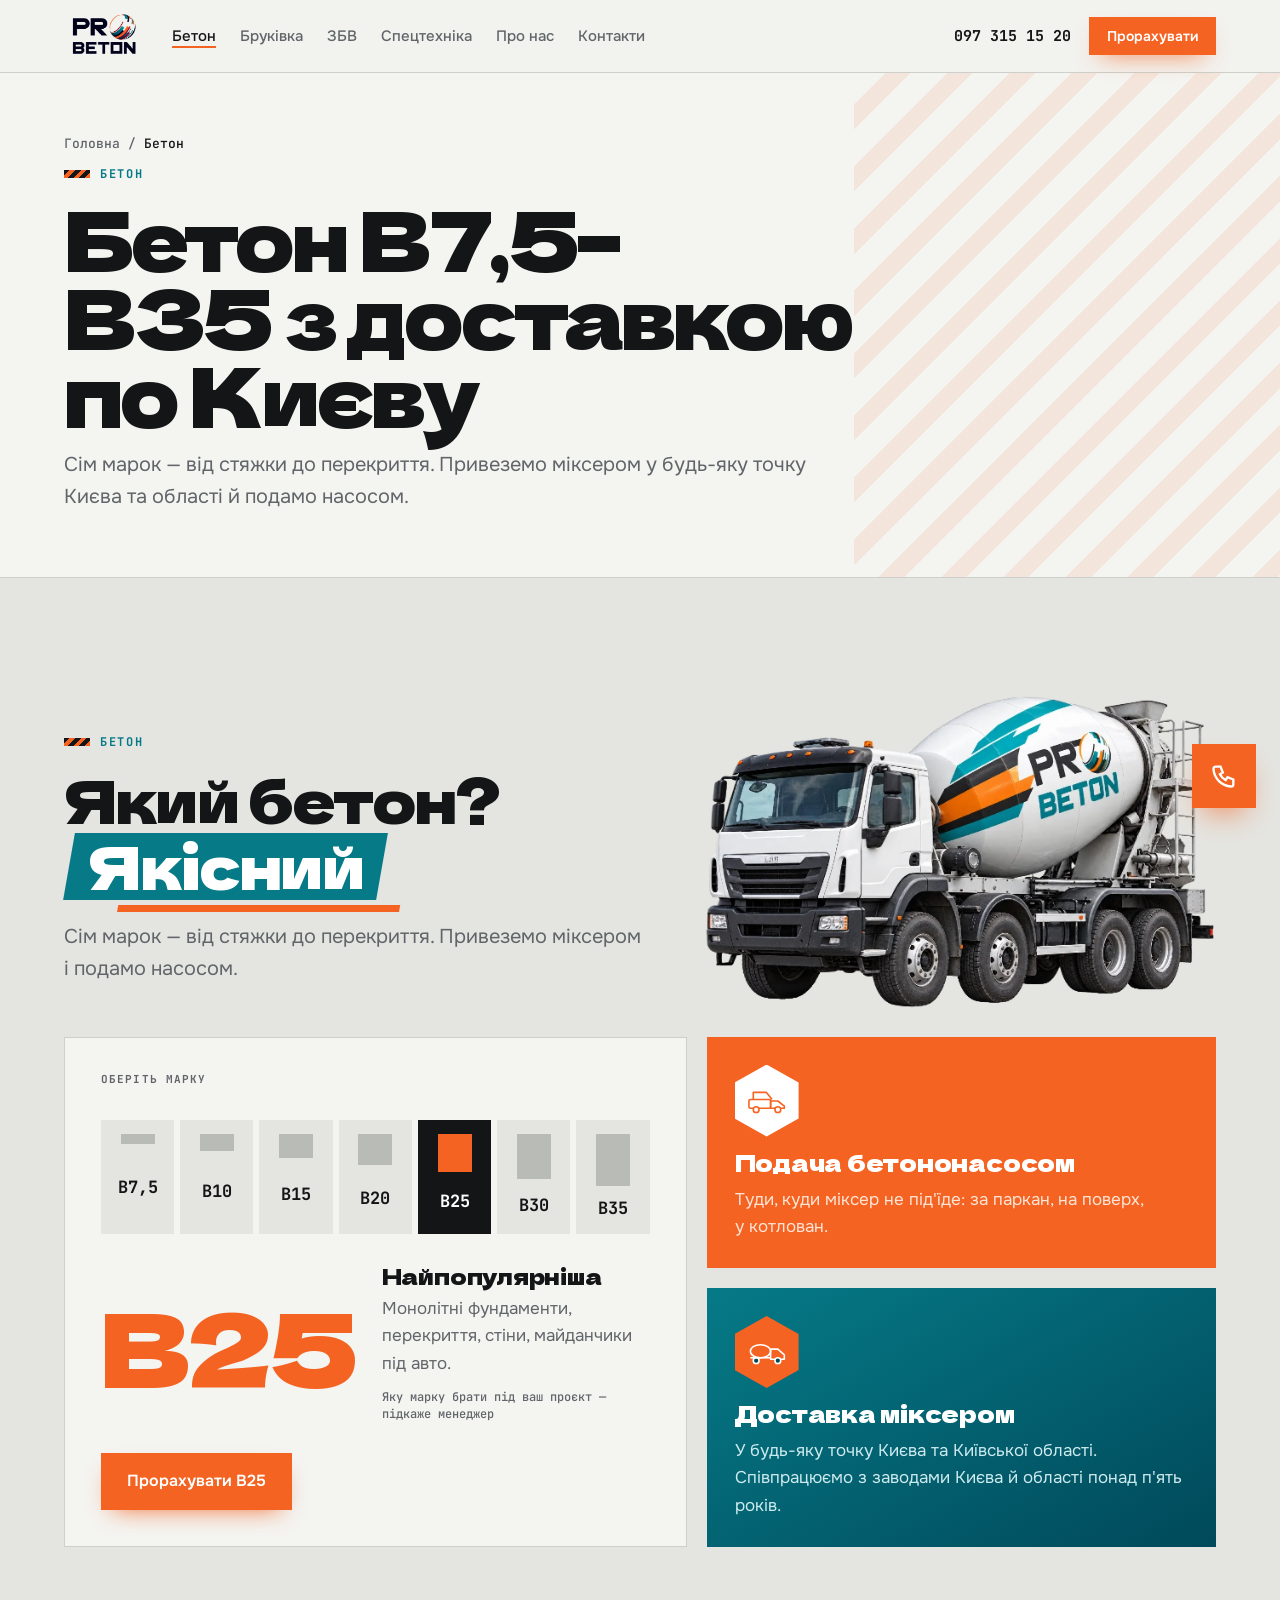
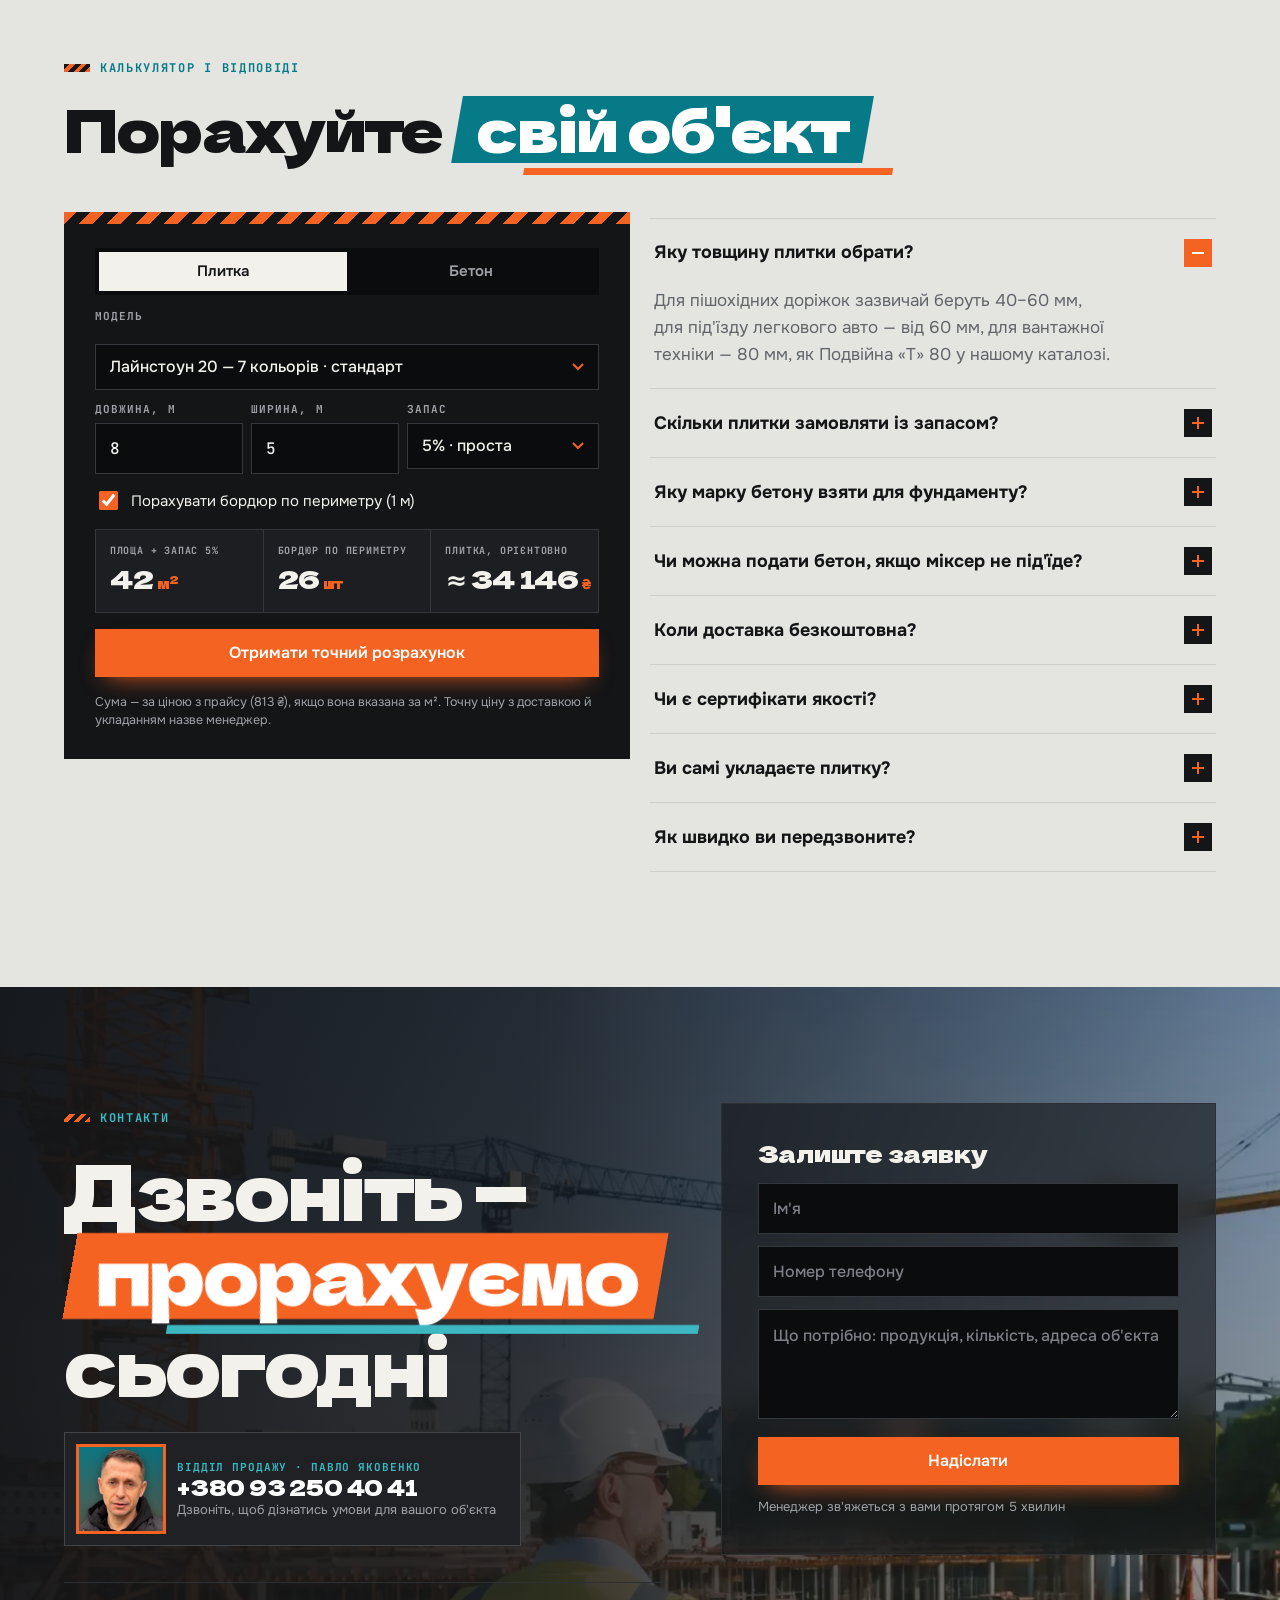
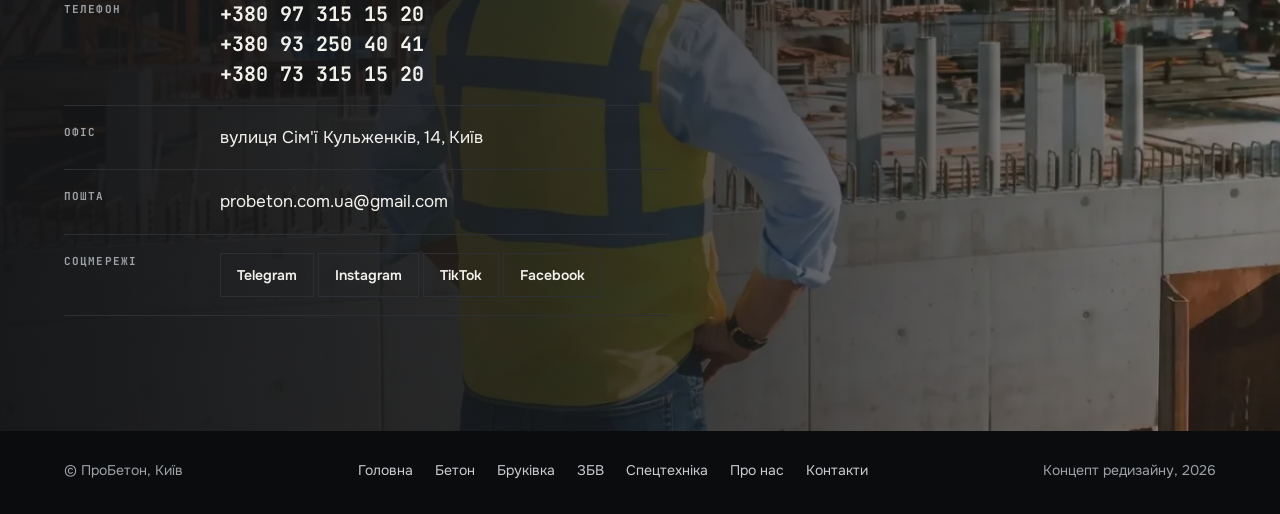
<file: beton/index.html>
<!doctype html>
<html lang="uk">
<head>
<meta charset="utf-8">
<meta name="viewport" content="width=device-width, initial-scale=1, viewport-fit=cover">
<link rel="preload" as="font" type="font/woff2" href="../fonts/dela-gothic-one-cyrillic-0.woff2" crossorigin>
<link rel="preload" as="font" type="font/woff2" href="../fonts/onest-cyrillic-12.woff2" crossorigin>
<style>@font-face { font-family: 'Dela Gothic One'; font-style: normal; font-weight: 400; font-display: swap; src: url(../fonts/dela-gothic-one-cyrillic-0.woff2) format('woff2'); unicode-range: U+0301, U+0400-045F, U+0490-0491, U+04B0-04B1, U+2116; }
@font-face { font-family: 'Dela Gothic One'; font-style: normal; font-weight: 400; font-display: swap; src: url(../fonts/dela-gothic-one-latin-ext-1.woff2) format('woff2'); unicode-range: U+0100-02BA, U+02BD-02C5, U+02C7-02CC, U+02CE-02D7, U+02DD-02FF, U+0304, U+0308, U+0329, U+1D00-1DBF, U+1E00-1E9F, U+1EF2-1EFF, U+2020, U+20A0-20AB, U+20AD-20C4, U+2113, U+2C60-2C7F, U+A720-A7FF; }
@font-face { font-family: 'Dela Gothic One'; font-style: normal; font-weight: 400; font-display: swap; src: url(../fonts/dela-gothic-one-latin-2.woff2) format('woff2'); unicode-range: U+0000-00FF, U+0131, U+0152-0153, U+02BB-02BC, U+02C6, U+02DA, U+02DC, U+0304, U+0308, U+0329, U+2000-206F, U+20AC, U+2122, U+2191, U+2193, U+2212, U+2215, U+FEFF, U+FFFD; }
@font-face { font-family: 'Geologica'; font-style: normal; font-weight: 500; font-display: swap; src: url(../fonts/geologica-cyrillic-ext-3.woff2) format('woff2'); unicode-range: U+0460-052F, U+1C80-1C8A, U+20B4, U+2DE0-2DFF, U+A640-A69F, U+FE2E-FE2F; }
@font-face { font-family: 'Geologica'; font-style: normal; font-weight: 500; font-display: swap; src: url(../fonts/geologica-cyrillic-4.woff2) format('woff2'); unicode-range: U+0301, U+0400-045F, U+0490-0491, U+04B0-04B1, U+2116; }
@font-face { font-family: 'Geologica'; font-style: normal; font-weight: 500; font-display: swap; src: url(../fonts/geologica-latin-ext-5.woff2) format('woff2'); unicode-range: U+0100-02BA, U+02BD-02C5, U+02C7-02CC, U+02CE-02D7, U+02DD-02FF, U+0304, U+0308, U+0329, U+1D00-1DBF, U+1E00-1E9F, U+1EF2-1EFF, U+2020, U+20A0-20AB, U+20AD-20C4, U+2113, U+2C60-2C7F, U+A720-A7FF; }
@font-face { font-family: 'Geologica'; font-style: normal; font-weight: 500; font-display: swap; src: url(../fonts/geologica-latin-6.woff2) format('woff2'); unicode-range: U+0000-00FF, U+0131, U+0152-0153, U+02BB-02BC, U+02C6, U+02DA, U+02DC, U+0304, U+0308, U+0329, U+2000-206F, U+20AC, U+2122, U+2191, U+2193, U+2212, U+2215, U+FEFF, U+FFFD; }
@font-face { font-family: 'Geologica'; font-style: normal; font-weight: 700; font-display: swap; src: url(../fonts/geologica-cyrillic-ext-3.woff2) format('woff2'); unicode-range: U+0460-052F, U+1C80-1C8A, U+20B4, U+2DE0-2DFF, U+A640-A69F, U+FE2E-FE2F; }
@font-face { font-family: 'Geologica'; font-style: normal; font-weight: 700; font-display: swap; src: url(../fonts/geologica-cyrillic-4.woff2) format('woff2'); unicode-range: U+0301, U+0400-045F, U+0490-0491, U+04B0-04B1, U+2116; }
@font-face { font-family: 'Geologica'; font-style: normal; font-weight: 700; font-display: swap; src: url(../fonts/geologica-latin-ext-5.woff2) format('woff2'); unicode-range: U+0100-02BA, U+02BD-02C5, U+02C7-02CC, U+02CE-02D7, U+02DD-02FF, U+0304, U+0308, U+0329, U+1D00-1DBF, U+1E00-1E9F, U+1EF2-1EFF, U+2020, U+20A0-20AB, U+20AD-20C4, U+2113, U+2C60-2C7F, U+A720-A7FF; }
@font-face { font-family: 'Geologica'; font-style: normal; font-weight: 700; font-display: swap; src: url(../fonts/geologica-latin-6.woff2) format('woff2'); unicode-range: U+0000-00FF, U+0131, U+0152-0153, U+02BB-02BC, U+02C6, U+02DA, U+02DC, U+0304, U+0308, U+0329, U+2000-206F, U+20AC, U+2122, U+2191, U+2193, U+2212, U+2215, U+FEFF, U+FFFD; }
@font-face { font-family: 'Geologica'; font-style: normal; font-weight: 800; font-display: swap; src: url(../fonts/geologica-cyrillic-ext-3.woff2) format('woff2'); unicode-range: U+0460-052F, U+1C80-1C8A, U+20B4, U+2DE0-2DFF, U+A640-A69F, U+FE2E-FE2F; }
@font-face { font-family: 'Geologica'; font-style: normal; font-weight: 800; font-display: swap; src: url(../fonts/geologica-cyrillic-4.woff2) format('woff2'); unicode-range: U+0301, U+0400-045F, U+0490-0491, U+04B0-04B1, U+2116; }
@font-face { font-family: 'Geologica'; font-style: normal; font-weight: 800; font-display: swap; src: url(../fonts/geologica-latin-ext-5.woff2) format('woff2'); unicode-range: U+0100-02BA, U+02BD-02C5, U+02C7-02CC, U+02CE-02D7, U+02DD-02FF, U+0304, U+0308, U+0329, U+1D00-1DBF, U+1E00-1E9F, U+1EF2-1EFF, U+2020, U+20A0-20AB, U+20AD-20C4, U+2113, U+2C60-2C7F, U+A720-A7FF; }
@font-face { font-family: 'Geologica'; font-style: normal; font-weight: 800; font-display: swap; src: url(../fonts/geologica-latin-6.woff2) format('woff2'); unicode-range: U+0000-00FF, U+0131, U+0152-0153, U+02BB-02BC, U+02C6, U+02DA, U+02DC, U+0304, U+0308, U+0329, U+2000-206F, U+20AC, U+2122, U+2191, U+2193, U+2212, U+2215, U+FEFF, U+FFFD; }
@font-face { font-family: 'Geologica'; font-style: normal; font-weight: 900; font-display: swap; src: url(../fonts/geologica-cyrillic-ext-3.woff2) format('woff2'); unicode-range: U+0460-052F, U+1C80-1C8A, U+20B4, U+2DE0-2DFF, U+A640-A69F, U+FE2E-FE2F; }
@font-face { font-family: 'Geologica'; font-style: normal; font-weight: 900; font-display: swap; src: url(../fonts/geologica-cyrillic-4.woff2) format('woff2'); unicode-range: U+0301, U+0400-045F, U+0490-0491, U+04B0-04B1, U+2116; }
@font-face { font-family: 'Geologica'; font-style: normal; font-weight: 900; font-display: swap; src: url(../fonts/geologica-latin-ext-5.woff2) format('woff2'); unicode-range: U+0100-02BA, U+02BD-02C5, U+02C7-02CC, U+02CE-02D7, U+02DD-02FF, U+0304, U+0308, U+0329, U+1D00-1DBF, U+1E00-1E9F, U+1EF2-1EFF, U+2020, U+20A0-20AB, U+20AD-20C4, U+2113, U+2C60-2C7F, U+A720-A7FF; }
@font-face { font-family: 'Geologica'; font-style: normal; font-weight: 900; font-display: swap; src: url(../fonts/geologica-latin-6.woff2) format('woff2'); unicode-range: U+0000-00FF, U+0131, U+0152-0153, U+02BB-02BC, U+02C6, U+02DA, U+02DC, U+0304, U+0308, U+0329, U+2000-206F, U+20AC, U+2122, U+2191, U+2193, U+2212, U+2215, U+FEFF, U+FFFD; }
@font-face { font-family: 'JetBrains Mono'; font-style: normal; font-weight: 500; font-display: swap; src: url(../fonts/jetbrains-mono-cyrillic-ext-7.woff2) format('woff2'); unicode-range: U+0460-052F, U+1C80-1C8A, U+20B4, U+2DE0-2DFF, U+A640-A69F, U+FE2E-FE2F; }
@font-face { font-family: 'JetBrains Mono'; font-style: normal; font-weight: 500; font-display: swap; src: url(../fonts/jetbrains-mono-cyrillic-8.woff2) format('woff2'); unicode-range: U+0301, U+0400-045F, U+0490-0491, U+04B0-04B1, U+2116; }
@font-face { font-family: 'JetBrains Mono'; font-style: normal; font-weight: 500; font-display: swap; src: url(../fonts/jetbrains-mono-latin-ext-9.woff2) format('woff2'); unicode-range: U+0100-02BA, U+02BD-02C5, U+02C7-02CC, U+02CE-02D7, U+02DD-02FF, U+0304, U+0308, U+0329, U+1D00-1DBF, U+1E00-1E9F, U+1EF2-1EFF, U+2020, U+20A0-20AB, U+20AD-20C4, U+2113, U+2C60-2C7F, U+A720-A7FF; }
@font-face { font-family: 'JetBrains Mono'; font-style: normal; font-weight: 500; font-display: swap; src: url(../fonts/jetbrains-mono-latin-10.woff2) format('woff2'); unicode-range: U+0000-00FF, U+0131, U+0152-0153, U+02BB-02BC, U+02C6, U+02DA, U+02DC, U+0304, U+0308, U+0329, U+2000-206F, U+20AC, U+2122, U+2191, U+2193, U+2212, U+2215, U+FEFF, U+FFFD; }
@font-face { font-family: 'JetBrains Mono'; font-style: normal; font-weight: 700; font-display: swap; src: url(../fonts/jetbrains-mono-cyrillic-ext-7.woff2) format('woff2'); unicode-range: U+0460-052F, U+1C80-1C8A, U+20B4, U+2DE0-2DFF, U+A640-A69F, U+FE2E-FE2F; }
@font-face { font-family: 'JetBrains Mono'; font-style: normal; font-weight: 700; font-display: swap; src: url(../fonts/jetbrains-mono-cyrillic-8.woff2) format('woff2'); unicode-range: U+0301, U+0400-045F, U+0490-0491, U+04B0-04B1, U+2116; }
@font-face { font-family: 'JetBrains Mono'; font-style: normal; font-weight: 700; font-display: swap; src: url(../fonts/jetbrains-mono-latin-ext-9.woff2) format('woff2'); unicode-range: U+0100-02BA, U+02BD-02C5, U+02C7-02CC, U+02CE-02D7, U+02DD-02FF, U+0304, U+0308, U+0329, U+1D00-1DBF, U+1E00-1E9F, U+1EF2-1EFF, U+2020, U+20A0-20AB, U+20AD-20C4, U+2113, U+2C60-2C7F, U+A720-A7FF; }
@font-face { font-family: 'JetBrains Mono'; font-style: normal; font-weight: 700; font-display: swap; src: url(../fonts/jetbrains-mono-latin-10.woff2) format('woff2'); unicode-range: U+0000-00FF, U+0131, U+0152-0153, U+02BB-02BC, U+02C6, U+02DA, U+02DC, U+0304, U+0308, U+0329, U+2000-206F, U+20AC, U+2122, U+2191, U+2193, U+2212, U+2215, U+FEFF, U+FFFD; }
@font-face { font-family: 'Onest'; font-style: normal; font-weight: 400; font-display: swap; src: url(../fonts/onest-cyrillic-ext-11.woff2) format('woff2'); unicode-range: U+0460-052F, U+1C80-1C8A, U+20B4, U+2DE0-2DFF, U+A640-A69F, U+FE2E-FE2F; }
@font-face { font-family: 'Onest'; font-style: normal; font-weight: 400; font-display: swap; src: url(../fonts/onest-cyrillic-12.woff2) format('woff2'); unicode-range: U+0301, U+0400-045F, U+0490-0491, U+04B0-04B1, U+2116; }
@font-face { font-family: 'Onest'; font-style: normal; font-weight: 400; font-display: swap; src: url(../fonts/onest-latin-ext-13.woff2) format('woff2'); unicode-range: U+0100-02BA, U+02BD-02C5, U+02C7-02CC, U+02CE-02D7, U+02DD-02FF, U+0304, U+0308, U+0329, U+1D00-1DBF, U+1E00-1E9F, U+1EF2-1EFF, U+2020, U+20A0-20AB, U+20AD-20C4, U+2113, U+2C60-2C7F, U+A720-A7FF; }
@font-face { font-family: 'Onest'; font-style: normal; font-weight: 400; font-display: swap; src: url(../fonts/onest-latin-14.woff2) format('woff2'); unicode-range: U+0000-00FF, U+0131, U+0152-0153, U+02BB-02BC, U+02C6, U+02DA, U+02DC, U+0304, U+0308, U+0329, U+2000-206F, U+20AC, U+2122, U+2191, U+2193, U+2212, U+2215, U+FEFF, U+FFFD; }
@font-face { font-family: 'Onest'; font-style: normal; font-weight: 500; font-display: swap; src: url(../fonts/onest-cyrillic-ext-11.woff2) format('woff2'); unicode-range: U+0460-052F, U+1C80-1C8A, U+20B4, U+2DE0-2DFF, U+A640-A69F, U+FE2E-FE2F; }
@font-face { font-family: 'Onest'; font-style: normal; font-weight: 500; font-display: swap; src: url(../fonts/onest-cyrillic-12.woff2) format('woff2'); unicode-range: U+0301, U+0400-045F, U+0490-0491, U+04B0-04B1, U+2116; }
@font-face { font-family: 'Onest'; font-style: normal; font-weight: 500; font-display: swap; src: url(../fonts/onest-latin-ext-13.woff2) format('woff2'); unicode-range: U+0100-02BA, U+02BD-02C5, U+02C7-02CC, U+02CE-02D7, U+02DD-02FF, U+0304, U+0308, U+0329, U+1D00-1DBF, U+1E00-1E9F, U+1EF2-1EFF, U+2020, U+20A0-20AB, U+20AD-20C4, U+2113, U+2C60-2C7F, U+A720-A7FF; }
@font-face { font-family: 'Onest'; font-style: normal; font-weight: 500; font-display: swap; src: url(../fonts/onest-latin-14.woff2) format('woff2'); unicode-range: U+0000-00FF, U+0131, U+0152-0153, U+02BB-02BC, U+02C6, U+02DA, U+02DC, U+0304, U+0308, U+0329, U+2000-206F, U+20AC, U+2122, U+2191, U+2193, U+2212, U+2215, U+FEFF, U+FFFD; }
@font-face { font-family: 'Onest'; font-style: normal; font-weight: 600; font-display: swap; src: url(../fonts/onest-cyrillic-ext-11.woff2) format('woff2'); unicode-range: U+0460-052F, U+1C80-1C8A, U+20B4, U+2DE0-2DFF, U+A640-A69F, U+FE2E-FE2F; }
@font-face { font-family: 'Onest'; font-style: normal; font-weight: 600; font-display: swap; src: url(../fonts/onest-cyrillic-12.woff2) format('woff2'); unicode-range: U+0301, U+0400-045F, U+0490-0491, U+04B0-04B1, U+2116; }
@font-face { font-family: 'Onest'; font-style: normal; font-weight: 600; font-display: swap; src: url(../fonts/onest-latin-ext-13.woff2) format('woff2'); unicode-range: U+0100-02BA, U+02BD-02C5, U+02C7-02CC, U+02CE-02D7, U+02DD-02FF, U+0304, U+0308, U+0329, U+1D00-1DBF, U+1E00-1E9F, U+1EF2-1EFF, U+2020, U+20A0-20AB, U+20AD-20C4, U+2113, U+2C60-2C7F, U+A720-A7FF; }
@font-face { font-family: 'Onest'; font-style: normal; font-weight: 600; font-display: swap; src: url(../fonts/onest-latin-14.woff2) format('woff2'); unicode-range: U+0000-00FF, U+0131, U+0152-0153, U+02BB-02BC, U+02C6, U+02DA, U+02DC, U+0304, U+0308, U+0329, U+2000-206F, U+20AC, U+2122, U+2191, U+2193, U+2212, U+2215, U+FEFF, U+FFFD; }
@font-face { font-family: 'Onest'; font-style: normal; font-weight: 700; font-display: swap; src: url(../fonts/onest-cyrillic-ext-11.woff2) format('woff2'); unicode-range: U+0460-052F, U+1C80-1C8A, U+20B4, U+2DE0-2DFF, U+A640-A69F, U+FE2E-FE2F; }
@font-face { font-family: 'Onest'; font-style: normal; font-weight: 700; font-display: swap; src: url(../fonts/onest-cyrillic-12.woff2) format('woff2'); unicode-range: U+0301, U+0400-045F, U+0490-0491, U+04B0-04B1, U+2116; }
@font-face { font-family: 'Onest'; font-style: normal; font-weight: 700; font-display: swap; src: url(../fonts/onest-latin-ext-13.woff2) format('woff2'); unicode-range: U+0100-02BA, U+02BD-02C5, U+02C7-02CC, U+02CE-02D7, U+02DD-02FF, U+0304, U+0308, U+0329, U+1D00-1DBF, U+1E00-1E9F, U+1EF2-1EFF, U+2020, U+20A0-20AB, U+20AD-20C4, U+2113, U+2C60-2C7F, U+A720-A7FF; }
@font-face { font-family: 'Onest'; font-style: normal; font-weight: 700; font-display: swap; src: url(../fonts/onest-latin-14.woff2) format('woff2'); unicode-range: U+0000-00FF, U+0131, U+0152-0153, U+02BB-02BC, U+02C6, U+02DA, U+02DC, U+0304, U+0308, U+0329, U+2000-206F, U+20AC, U+2122, U+2191, U+2193, U+2212, U+2215, U+FEFF, U+FFFD; }
</style>
<link rel="canonical" href="https://probeton-site-beta.vercel.app/beton/">
<meta name="robots" content="index, follow, max-image-preview:large">
<meta name="theme-color" content="#141517">
<meta property="og:type" content="website">
<meta property="og:site_name" content="ПроБетон">
<meta property="og:locale" content="uk_UA">
<meta property="og:url" content="https://probeton-site-beta.vercel.app/beton/">
<meta property="og:title" content="Купити бетон В7,5–В35 у Києві з доставкою — ПроБетон">
<meta property="og:description" content="Бетон сімох марок, від В7,5 до В35: доставка міксером у будь-яку точку Києва й області, подача бетононасосом за паркан, на поверх, у котлован.">
<meta property="og:image" content="https://probeton-site-beta.vercel.app/img/og.jpg">
<meta property="og:image:width" content="1200"><meta property="og:image:height" content="630">
<meta name="twitter:card" content="summary_large_image">
<link rel="icon" href="../img/logo.png">
<script type="application/ld+json">{"@context":"https://schema.org","@graph":[{"@type":"HomeAndConstructionBusiness","@id":"https://probeton-site-beta.vercel.app/#org","name":"ПроБетон","alternateName":["ProBeton","Про Бетон"],"url":"https://probeton-site-beta.vercel.app/","logo":"https://probeton-site-beta.vercel.app/img/logo.png","image":"https://probeton-site-beta.vercel.app/img/og.jpg","description":"Бетон В7,5–В35 з доставкою міксером і подачею бетононасосом, тротуарна плитка й бордюри заводу Ковальська, залізобетонні вироби та оренда спецтехніки в Києві й Київській області.","telephone":"+380973151520","email":"probeton.com.ua@gmail.com","address":{"@type":"PostalAddress","streetAddress":"вулиця Сім'ї Кульженків, 14","addressLocality":"Київ","addressCountry":"UA"},"areaServed":[{"@type":"City","name":"Київ"},{"@type":"AdministrativeArea","name":"Київська область"}],"contactPoint":[{"@type":"ContactPoint","contactType":"sales","telephone":["+380973151520","+380932504041","+380733151520"],"availableLanguage":"uk"}],"sameAs":["https://t.me/Probeton0973151520","https://www.instagram.com/pro_beton_kyiv/","https://www.tiktok.com/@pro_beton_kyiv","https://www.facebook.com/ProBeton.Kiev"],"knowsAbout":["бетон","товарний бетон","тротуарна плитка","бруківка","бордюри","бетонні кільця","плити перекриття","бетононасос","кран-маніпулятор"],"makesOffer":[{"@type":"Offer","itemOffered":{"@type":"Service","name":"Бетон В7,5–В35 з доставкою","url":"https://probeton-site-beta.vercel.app/beton/"},"areaServed":"Київ і Київська область"},{"@type":"Offer","itemOffered":{"@type":"Service","name":"Тротуарна плитка й бордюри Ковальська","url":"https://probeton-site-beta.vercel.app/bruk/"},"areaServed":"Київ і Київська область"},{"@type":"Offer","itemOffered":{"@type":"Service","name":"Залізобетонні вироби: кільця, плити перекриття, балки","url":"https://probeton-site-beta.vercel.app/zbv/"},"areaServed":"Київ і Київська область"},{"@type":"Offer","itemOffered":{"@type":"Service","name":"Оренда спецтехніки: бетононасос, кран-маніпулятор, самоскид, екскаватор","url":"https://probeton-site-beta.vercel.app/tekhnika/"},"areaServed":"Київ і Київська область"},{"@type":"Offer","itemOffered":{"@type":"Service","name":"Укладання тротуарної плитки під ключ","url":"https://probeton-site-beta.vercel.app/bruk/"},"areaServed":"Київ і Київська область"}]},{"@type":"WebPage","@id":"https://probeton-site-beta.vercel.app/beton/#page","url":"https://probeton-site-beta.vercel.app/beton/","name":"Купити бетон В7,5–В35 у Києві з доставкою — ПроБетон","description":"Бетон сімох марок, від В7,5 до В35: доставка міксером у будь-яку точку Києва й області, подача бетононасосом за паркан, на поверх, у котлован.","inLanguage":"uk","isPartOf":{"@id":"https://probeton-site-beta.vercel.app/#site"},"about":{"@id":"https://probeton-site-beta.vercel.app/#org"}},{"@type":"BreadcrumbList","itemListElement":[{"@type":"ListItem","position":1,"name":"Головна","item":"https://probeton-site-beta.vercel.app/"},{"@type":"ListItem","position":2,"name":"Бетон","item":"https://probeton-site-beta.vercel.app/beton/"}]},{"@type":"FAQPage","mainEntity":[{"@type":"Question","name":"Яку товщину плитки обрати?","acceptedAnswer":{"@type":"Answer","text":"Для пішохідних доріжок зазвичай беруть 40–60 мм, для під'їзду легкового авто — від 60 мм, для вантажної техніки — 80 мм, як Подвійна «Т» 80 у нашому каталозі."}},{"@type":"Question","name":"Скільки плитки замовляти із запасом?","acceptedAnswer":{"@type":"Answer","text":"На прямокутну ділянку — близько 5%, на складну форму чи укладання по діагоналі — близько 10%. Калькулятор поруч уже додає запас."}},{"@type":"Question","name":"Яку марку бетону взяти для фундаменту?","acceptedAnswer":{"@type":"Answer","text":"Для приватного будинку найчастіше беруть В20–В25. Яку саме марку брати під ваш проєкт, підкаже менеджер — просто опишіть, що будуєте."}},{"@type":"Question","name":"Чи можна подати бетон, якщо міксер не під'їде?","acceptedAnswer":{"@type":"Answer","text":"Так. Подамо бетононасосом за паркан, на поверх чи в котлован."}},{"@type":"Question","name":"Коли доставка безкоштовна?","acceptedAnswer":{"@type":"Answer","text":"Від 100 м² плитки доставка безкоштовна. Умови для вашої адреси уточніть у менеджера."}},{"@type":"Question","name":"Чи є сертифікати якості?","acceptedAnswer":{"@type":"Answer","text":"Так, на всю продукцію, яку ми доставляємо, є сертифікати якості."}},{"@type":"Question","name":"Ви самі укладаєте плитку?","acceptedAnswer":{"@type":"Answer","text":"Так, закриваємо все під ключ: від продажу й доставки до готової бруківки на вашому об'єкті."}},{"@type":"Question","name":"Як швидко ви передзвоните?","acceptedAnswer":{"@type":"Answer","text":"Менеджер зв'яжеться з вами протягом 5 хвилин після заявки. Або виберіть зручний час — передзвонимо саме тоді."}}]}]}</script>
<script>if("IntersectionObserver"in window)document.documentElement.classList.add("lzb")</script>
<title>Купити бетон В7,5–В35 у Києві з доставкою — ПроБетон</title>
<meta name="claude:viewport-fit-sides" content="cover">
<meta name="description" content="Бетон сімох марок, від В7,5 до В35: доставка міксером у будь-яку точку Києва й області, подача бетононасосом за паркан, на поверх, у котлован.">
<style>
/* Layout: світлий «бетонний» сайт зі смугами-розділами на всю ширину; темні смуги — для техніки й контактів; помаранчевий — лише дії */
:root{
  --concrete:#E4E5E1;   /* фон — сухий бетон */
  --slab:#F4F4F1;       /* картки — свіжа плита */
  --asphalt:#141517;    /* темні розділи й текст */
  --asphalt-2:#1E2023;
  --mut:#61656A;
  --mut-d:#9EA2A7;
  --line:#CDCFCA;
  --line-d:#2C2F33;
  --signal:#F46322;     /* дії — помаранчевий з логотипу */
  --teal:#067A87;       /* другий акцент — петрольний з логотипу: мітки, інформаційні блоки */
  --teal-lt:#3DB7C2;    /* той самий відтінок для темного тла */
  --teal-deep:#00495A;
  --mark:#F46322;       /* розмітка — з 05.11.2026 помаранчева, як дії (жовтий #F6C21A прибрали: було строкато) */
  /* заголовки — широкий Dela Gothic One (один накреслення, уже жирне); Geologica — запасний для знаків, яких у Dela немає */
  --display:"Dela Gothic One","Geologica","Arial Black",system-ui,sans-serif;
  --body:"Onest","Segoe UI",system-ui,sans-serif;
  --mono:"JetBrains Mono",ui-monospace,Consolas,monospace;
  /* бічні поля: на телефоні 16px, на ширших екранах ростуть разом з вікном */
  --pad:max(16px,5vw,env(safe-area-inset-left,0px));
  --pad-r:max(16px,5vw,env(safe-area-inset-right,0px));
  color-scheme:light;
}
*{box-sizing:border-box}
html{scroll-behavior:smooth;scroll-padding-top:84px}
body{margin:0;overflow-x:clip;background:var(--concrete);color:var(--asphalt);font:400 17px/1.6 var(--body);-webkit-font-smoothing:antialiased}
img{max-width:100%}
[hidden]{display:none!important}
body::before{content:"";position:fixed;inset:0 0 auto;height:env(safe-area-inset-top,0px);z-index:60;background:var(--slab)}
.in{max-width:calc(1360px + 2 * var(--pad));margin:0 auto;padding-left:var(--pad);padding-right:var(--pad-r)}
h1,h2,h3,h4{font-family:var(--display);margin:0;line-height:1.05;text-wrap:balance}
/* у Dela лише одна товщина — не даємо браузеру домальовувати «жирний» */
html{font-synthesis-weight:none}
h2{font-size:clamp(32px,5vw,60px);font-weight:900;letter-spacing:-.03em}
h3{font-size:20px;font-weight:700;letter-spacing:-.01em}
p{margin:0}
a{color:inherit}
.eyebrow{font:700 12px/1 var(--mono);letter-spacing:.14em;text-transform:uppercase;color:var(--teal);display:inline-flex;gap:10px;align-items:center}
:is(.dark,.photo,.hero) .eyebrow{color:var(--teal-lt)}
.eyebrow::before{content:"";width:26px;height:8px;background:repeating-linear-gradient(-45deg,var(--mark) 0 4px,var(--asphalt) 4px 8px)}
.dark .eyebrow::before{background:repeating-linear-gradient(-45deg,var(--mark) 0 4px,transparent 4px 8px)}
.lead{font-size:clamp(17px,1.6vw,20px);color:var(--mut);max-width:58ch}
.dark .lead{color:var(--mut-d)}
.num{font-family:var(--mono);font-variant-numeric:tabular-nums}

.btn{display:inline-flex;align-items:center;justify-content:center;gap:10px;border:0;border-radius:999px;padding:16px 26px;font:600 16px/1 var(--body);cursor:pointer;text-decoration:none;transition:transform .15s ease,background .2s,box-shadow .2s;white-space:nowrap}
.btn:active{transform:scale(.97)}
.btn-or{background:var(--signal);color:#fff;box-shadow:0 10px 24px -12px var(--signal)}
.btn-or:hover{background:#ff7438}
.btn-line{background:transparent;color:inherit;box-shadow:inset 0 0 0 1.5px currentColor}
.btn-line:hover{background:rgba(127,127,127,.12)}
.btn svg{width:18px;height:18px}
:is(a,button,input,select):focus-visible{outline:2px solid var(--signal);outline-offset:3px}

/* ---------- шапка ---------- */
.top{position:sticky;top:env(safe-area-inset-top,0px);z-index:50;background:color-mix(in srgb,var(--slab) 88%,transparent);backdrop-filter:blur(12px);border-bottom:1px solid var(--line)}
.top .in{display:flex;align-items:center;gap:28px;height:72px}
.logo{font:900 20px/1 var(--display);letter-spacing:-.03em;text-decoration:none;display:flex;align-items:center;gap:8px}
.logo img{height:48px;width:auto;display:block}
.top nav{display:flex;gap:24px;font-weight:500;font-size:15px}
.top nav a{text-decoration:none;color:var(--mut);transition:color .2s}
.top nav a:hover{color:var(--asphalt)}
.top .r{margin-left:auto;display:flex;align-items:center;gap:18px}
.top .tel{font:700 15px/1 var(--mono);text-decoration:none}
.top .btn{padding:12px 18px;font-size:14px}

/* ---------- перший екран ---------- */
.hero{padding-block:clamp(40px,7vw,96px);position:relative;overflow:hidden}
/* фото з probeton.com.ua; затемнена лише ліва частина під текстом. Фото збільшене й зсунуте праворуч,
   щоб будівельник було видно в просвіті між текстом і карткою прорахунку */
.hero{color:#fff;background:
  linear-gradient(90deg,rgb(13,14,16) 0%,rgb(13,14,16) 18%,rgba(13,14,16,.88) 30%,rgba(13,14,16,.45) 45%,rgba(13,14,16,0) 59%),
  url(../img/fon-heroi-3.webp) 0% 35%/max(121%,calc((100svh - 60px) * 2.36)) auto no-repeat rgb(13,14,16)}
.hero .lead br.d{display:none}
@media (min-width:1041px){.hero .lead br.d{display:inline}.hero .lead{max-width:none}}
/* головні слова по черзі отримують помаранчеву плашку: бетон → бруківка → техніка */
.hero h1{isolation:isolate}
.cyc{isolation:isolate}
.cyc .w{display:inline-block;position:relative;padding:.02em .2em .1em;margin:0 -.06em;transition:color .4s ease}
.cyc .w::before{content:"";position:absolute;inset:0;z-index:-1;background:var(--signal);transform:skewX(-10deg) scaleX(0);transform-origin:left center;transition:transform .55s cubic-bezier(.7,0,.2,1)}
.cyc .w::after{content:"";position:absolute;left:18%;right:-6%;bottom:-.12em;height:.1em;z-index:-1;background:var(--teal);transform:skewX(-10deg) scaleX(0);transform-origin:left center;transition:transform .45s cubic-bezier(.7,0,.2,1)}
.cyc .w.on::before,.cyc .w.on::after{transform:skewX(-10deg) scaleX(1)}
.cyc .w.on{color:#fff}.cyc .w.on::after{transition-delay:.25s}
.photo .cyc .w.on::after{background:var(--teal-lt)}
.hero h1 .w{display:block;position:relative;width:fit-content;padding:.02em .22em .1em;margin-left:-.22em}
.hero h1 .w::before{content:"";position:absolute;inset:0;z-index:-1;background:var(--signal);transform:skewX(-10deg) scaleX(0);transform-origin:left center;transition:transform .55s cubic-bezier(.7,0,.2,1)}
.hero h1 .w::after{content:"";position:absolute;left:18%;right:-6%;bottom:-.12em;height:.1em;z-index:-1;background:var(--teal);transform:skewX(-10deg) scaleX(0);transform-origin:left center;transition:transform .45s cubic-bezier(.7,0,.2,1)}
.hero h1 .w.on::before{transform:skewX(-10deg) scaleX(1)}
.hero h1 .w.on::after{transform:skewX(-10deg) scaleX(1);transition-delay:.25s}
@media (prefers-reduced-motion:reduce){.hero h1 .w::before,.hero h1 .w::after{transition:none}}
.hero .eyebrow::before{background:repeating-linear-gradient(-45deg,var(--mark) 0 4px,transparent 4px 8px)}
.hero h1{text-shadow:0 6px 40px rgba(0,0,0,.35)}
.hero h1 span.s{color:var(--signal)}
.hero .lead{color:#D9DBDE}
.hero .trust{color:#C3C6CA}
.hero .calc{box-shadow:0 40px 80px -30px rgba(0,0,0,.8),0 0 0 1px rgba(255,255,255,.1);background:rgba(20,21,23,.86);backdrop-filter:blur(14px);-webkit-backdrop-filter:blur(14px)}
.stats-band .stats{margin-top:0;border-top:0;border-bottom:1px solid var(--line)}
.stats-band .stat{padding:clamp(28px,4vw,48px) 12px;text-align:center}
.hero .in{display:grid;grid-template-columns:1.25fr .9fr;gap:clamp(24px,4vw,64px);align-items:start;position:relative;z-index:1}
.hero h1{font-size:clamp(48px,9vw,118px);font-weight:900;letter-spacing:-.045em;line-height:.92;margin-top:22px}
.hero h1 .o{color:var(--signal)}
.hero h1 .s{display:block;font-size:max(18px,.34em);letter-spacing:-.02em;line-height:1.1;font-weight:700;color:var(--mut);margin-top:18px}
.hero .lead{margin-top:26px}
.hero .ctas{display:flex;gap:12px;flex-wrap:wrap;margin-top:32px}
.trust{display:flex;flex-wrap:wrap;gap:8px 22px;margin-top:30px;font-size:14px;color:var(--mut)}
.trust span{display:inline-flex;gap:8px;align-items:center}
.trust span::before{content:"";width:7px;height:7px;background:var(--signal);border-radius:2px}

/* калькулятор */
.calc{background:var(--asphalt);color:#F2F1EC;border-radius:24px;padding:24px;display:grid;gap:18px;box-shadow:0 40px 80px -40px rgba(0,0,0,.6);position:relative}
.calc::before{content:"";position:absolute;left:24px;right:24px;top:-6px;height:12px;border-radius:6px;background:repeating-linear-gradient(-45deg,var(--mark) 0 10px,var(--asphalt) 10px 20px)}
.calc h3{font-size:22px}
.calc .hint{font-size:14px;color:var(--mut-d);margin-top:6px}
.tabs{display:grid;grid-template-columns:1fr 1fr;background:#0B0C0D;border-radius:999px;padding:4px}
.tab{border:0;background:transparent;color:var(--mut-d);font:600 15px/1 var(--body);padding:12px;border-radius:999px;cursor:pointer;transition:background .2s,color .2s}
.tab[aria-selected="true"]{background:#F2F1EC;color:var(--asphalt)}
.calc .lbl{font:700 11px/1 var(--mono);letter-spacing:.1em;text-transform:uppercase;color:var(--mut-d);display:block;margin-bottom:10px}
.chips{display:flex;flex-wrap:wrap;gap:6px}
.chip{border:1px solid #34373C;background:transparent;color:#F2F1EC;font:700 13px/1 var(--mono);padding:9px 11px;border-radius:9px;cursor:pointer;transition:background .15s,border-color .15s}
.chip:hover{border-color:#6A6E74}
.chip[aria-pressed="true"]{background:var(--signal);border-color:var(--signal);color:#fff}
.vol{display:flex;align-items:center;gap:14px}
.vol input{flex:1;min-width:0;accent-color:var(--signal)}
.vol output{font:700 24px/1 var(--mono);min-width:6ch;text-align:right}
.check{display:flex;gap:10px;align-items:center;font-size:15px;cursor:pointer}
.check input{width:19px;height:19px;accent-color:var(--signal)}
.two{display:grid;grid-template-columns:1fr 1fr;gap:8px}
.field{width:100%;background:#0B0C0D;border:1px solid #34373C;border-radius:12px;color:#F2F1EC;font:500 16px/1 var(--body);padding:14px}
.field::placeholder{color:#7C8086}
.calc .btn{width:100%}
.calc .sum{font:500 13px/1.4 var(--mono);color:var(--mut-d)}
.ok{background:#13281C;border:1px solid #2E6043;color:#C3EDD2;border-radius:12px;padding:14px;font-size:14px}

/* цифри */
.stats{margin-top:clamp(40px,6vw,80px);border-top:1px solid var(--line);position:relative;z-index:1}
.stats .in{display:grid;grid-template-columns:repeat(4,1fr)}
.stat{padding:28px 24px 30px 0;border-right:1px solid var(--line);min-width:0}
.stat + .stat{padding-left:24px}
.stat:last-child{border-right:0}
.stat b{display:block;font:900 clamp(26px,3.6vw,50px)/1 var(--display);letter-spacing:-.04em;white-space:nowrap}
.stat b small{font-size:.42em;color:var(--signal);letter-spacing:0;margin-left:2px}
.stat span{display:block;margin-top:10px;color:var(--mut);font-size:15px}

/* біжучий рядок */
.ticker{background:var(--signal);color:#fff;overflow:hidden;white-space:nowrap;border-block:2px solid var(--asphalt)}
.ticker div{display:inline-flex;gap:40px;padding-block:16px;font:900 clamp(18px,2.4vw,28px)/1 var(--display);letter-spacing:-.01em;animation:run 32s linear infinite}
.ticker span{display:inline-flex;gap:40px;align-items:center}
.ticker span::after{content:"";width:14px;height:14px;background:var(--asphalt);transform:rotate(45deg)}
@keyframes run{to{transform:translateX(-50%)}}

/* розділи */
.band{padding-block:clamp(64px,9vw,120px)}
.band-head{display:grid;grid-template-columns:1fr auto;gap:24px;align-items:end;margin-bottom:clamp(32px,4vw,56px)}
.band-head > div{display:grid;gap:18px;min-width:0}
.dark{background:var(--asphalt);color:#F2F1EC}

/* ---------- бетон ---------- */
.beton{display:grid;grid-template-columns:1.1fr .9fr;gap:20px}
.grades{background:var(--slab);border:1px solid var(--line);border-radius:24px;padding:clamp(20px,3vw,36px);display:grid;gap:26px;min-width:0}
.gscale{display:grid;grid-template-columns:repeat(7,1fr);gap:6px}
.g{border:0;cursor:pointer;border-radius:12px;padding:14px 4px 12px;background:var(--concrete);display:grid;gap:10px;justify-items:center;font:700 clamp(13px,1.5vw,17px)/1 var(--mono);color:var(--asphalt);transition:background .2s,color .2s,transform .15s}
.g i{display:block;width:100%;max-width:34px;border-radius:4px;background:#B9BBB6;transition:background .2s}
.g:hover{transform:translateY(-2px)}
.g[aria-pressed="true"]{background:var(--asphalt);color:#fff}
.g[aria-pressed="true"] i{background:var(--signal)}
.gout{display:grid;grid-template-columns:auto 1fr;gap:20px 28px;align-items:center}
.gout .big{font:900 clamp(56px,8vw,104px)/.9 var(--display);letter-spacing:-.05em;color:var(--signal)}
.gout h3{font-size:22px}
.gout p{color:var(--mut);margin-top:8px}
.gout small{display:block;margin-top:12px;font:500 12px/1.4 var(--mono);color:var(--mut)}
.side{display:grid;gap:20px}
.feat{border-radius:24px;padding:28px;display:grid;gap:12px;align-content:start;min-width:0}
.feat.or{background:var(--signal);color:#fff}
.feat.or p{color:#FFE5D6}
.feat.sl{background:linear-gradient(150deg,var(--teal) 0%,var(--teal-deep) 100%);color:#fff}
.feat.sl p{color:#CDEBEE}
.feat.sl svg *{stroke:#fff}
.feat.sl svg circle{fill:var(--teal-deep)}
.feat h3{font-size:24px}
.feat svg{width:54px;height:36px}

/* ---------- бруківка ---------- */
.show{display:grid;grid-template-columns:1.3fr 1fr;border-radius:28px;overflow:hidden;background:var(--slab);border:1px solid var(--line);margin-bottom:24px}
.pave{min-height:460px;position:relative;background:#2A2B2D;overflow:hidden}
/* двір: справжній фрагмент викладки з каталогу, повторений у реальному масштабі (--bs — ширина одного фрагмента) */
.pave .tex{position:absolute;inset:0;background-repeat:repeat;background-position:center;background-size:var(--bs,50%) auto;transition:opacity .35s ease}
.pave .tex.fade{opacity:0}
.msel{display:flex;flex-wrap:wrap;gap:6px}
.msel button{border:1px solid var(--line);background:var(--concrete);font:700 13px/1 var(--body);padding:9px 12px;cursor:pointer;color:var(--asphalt);white-space:nowrap;transition:background .2s,color .2s,border-color .2s}
.msel button:hover{border-color:var(--signal)}
.msel button[aria-pressed="true"]{background:var(--signal);border-color:var(--signal);color:#fff}
.hsel[hidden]{display:none}
/* телефон: моделі в один ряд, квадратики кольорів — як у картках каталогу */
@media (max-width:680px){
  .msel{display:grid;grid-template-columns:repeat(4,minmax(0,1fr));gap:4px}
  .msel button{font-size:11px;line-height:1.15;padding:8px 2px;white-space:normal;text-align:center;letter-spacing:-.01em;min-width:0}
  .sws{gap:6px}
  .sws .sw{width:30px;height:30px;border-width:2px}
}
.pave img.fade{opacity:0}
.pave .lab{position:absolute;left:20px;bottom:20px;z-index:1;background:rgba(20,21,23,.82);color:#fff;border-radius:999px;padding:10px 16px;font:700 13px/1 var(--mono);backdrop-filter:blur(6px)}
.show .info{padding:clamp(24px,3vw,44px);display:grid;gap:18px;align-content:start;min-width:0}
.show h3{font-size:clamp(30px,3.4vw,44px);font-weight:900;letter-spacing:-.03em}
.show .info > p{color:var(--mut)}
.sws{display:flex;flex-wrap:wrap;gap:10px}
.sw{width:48px;height:48px;border-radius:12px;border:3px solid var(--slab);background-size:300%;background-position:center;box-shadow:0 0 0 1px var(--line);cursor:pointer;padding:0;transition:transform .15s,box-shadow .15s}
.sw:hover{transform:scale(1.08)}
.sw[aria-pressed="true"]{box-shadow:0 0 0 2px var(--asphalt)}
.cname{font-size:15px;color:var(--mut)} .cname b{color:var(--asphalt);text-transform:capitalize}
.hsel{display:inline-grid;grid-template-columns:1fr 1fr;background:var(--concrete);border-radius:999px;padding:4px;justify-self:start}
.hsel button{border:0;background:transparent;font:700 13px/1 var(--mono);padding:10px 16px;border-radius:999px;cursor:pointer;color:var(--mut)}
.hsel button[aria-pressed="true"]{background:var(--asphalt);color:#fff}
.price{display:flex;align-items:baseline;gap:12px;flex-wrap:wrap}
.price b{font:900 44px/1 var(--display);letter-spacing:-.03em}
.price span{font:500 13px/1.3 var(--mono);color:var(--mut)}

.filters{display:flex;flex-wrap:wrap;gap:8px;margin-bottom:18px}
.fl{border:1px solid var(--line);background:var(--slab);font:600 14px/1 var(--body);padding:11px 16px;border-radius:999px;cursor:pointer;color:var(--asphalt)}
.fl[aria-pressed="true"]{background:var(--asphalt);border-color:var(--asphalt);color:#fff}
.grid{display:grid;grid-template-columns:repeat(auto-fill,minmax(min(100%,250px),1fr));gap:14px}
.card{background:var(--slab);border:1px solid var(--line);border-radius:20px;padding:14px 14px 18px;display:grid;gap:12px;align-content:start;transition:transform .45s cubic-bezier(.22,.61,.36,1),box-shadow .45s ease;min-width:0}
.card:hover{transform:translateY(-4px);box-shadow:0 20px 40px -24px rgba(0,0,0,.35)}
.card .ph{aspect-ratio:16/10;max-width:100%;border-radius:12px;position:relative;overflow:hidden}
.card .ph{background:#fff}
.card .ph img{width:100%;height:100%;object-fit:cover;display:block;transition:transform .8s cubic-bezier(.22,.61,.36,1)}
.card .ph.fit img{object-fit:contain;padding:10px}
.ph.tex{background-repeat:repeat;background-position:center;transition:opacity .25s ease}
.card:hover .ph img{transform:scale(1.06)}
.card .dims{font:500 12px/1 var(--mono);color:var(--mut)}
.card h4{font:700 17px/1.25 var(--body)}
.dots{display:flex;gap:6px;flex-wrap:wrap}
.dots i{width:16px;height:16px;border-radius:50%;box-shadow:inset 0 0 0 1px rgba(0,0,0,.15)}
.card .bot{display:flex;justify-content:space-between;align-items:center;gap:10px;padding-top:12px;border-top:1px dashed var(--line)}
.card .bot b{font:900 20px/1 var(--display);letter-spacing:-.02em}
.card .bot b.q{font:600 14px/1.2 var(--body);color:var(--mut)}
.card .add{border:0;background:var(--asphalt);color:#fff;width:40px;height:40px;border-radius:50%;cursor:pointer;font-size:20px;line-height:1;flex:none}
.card .add:hover{background:var(--signal)}
.foot-note{margin-top:18px;font:500 12px/1.5 var(--mono);color:var(--mut)}

/* ---------- ЗБВ ---------- */
.zbv{display:grid;grid-template-columns:repeat(3,1fr);gap:14px}
.zb{background:var(--slab);border:1px solid var(--line);border-radius:24px;padding:26px;display:grid;gap:16px;align-content:start;min-width:0}
.zb svg{width:100%;height:120px}
.zb p{color:var(--mut);font-size:15px}

/* ---------- техніка ---------- */
.fleet{display:grid;grid-template-columns:repeat(3,1fr);gap:1px;background:var(--line-d);border:1px solid var(--line-d);border-radius:28px;overflow:hidden}
.mach{background:var(--asphalt);padding:clamp(22px,2.6vw,34px);display:grid;gap:14px;align-content:start;transition:background .25s;min-width:0}
.mach:hover{background:var(--asphalt-2)}
.mach svg{width:84px;height:52px}
.mach h3{font-size:22px}
.mach p{color:var(--mut-d);font-size:15px}
.mach a{font-weight:600;font-size:15px;color:var(--signal);text-decoration:none;margin-top:4px}
.mach.hl{background:var(--signal);color:#fff}
.mach.hl p{color:#FFE5D6}
.mach.hl a{color:#fff}
.mach.hl svg *{stroke:#fff}

/* ---------- як працюємо ---------- */
.flow{display:grid;grid-template-columns:repeat(4,1fr);gap:14px;counter-reset:f;list-style:none;padding:0;margin:0}
.flow li{counter-increment:f;background:var(--slab);border:1px solid var(--line);border-radius:24px;padding:26px;display:grid;gap:12px;align-content:start;position:relative;min-width:0}
.flow li::before{content:counter(f,decimal-leading-zero);font:700 15px/1 var(--mono);color:var(--signal)}
.flow li p{color:var(--mut);font-size:15px}
.flow li.now{background:var(--asphalt);color:#fff;border-color:var(--asphalt)}
.flow li.now p{color:var(--mut-d)}
.flow .t{font:900 34px/1 var(--display);letter-spacing:-.03em}

/* нам довіряють */
.partners{padding-block:clamp(56px,7vw,100px) clamp(24px,3vw,40px)}
.partners-head{display:grid;justify-items:center;text-align:center;gap:18px;margin-bottom:clamp(28px,4vw,48px)}
.pmq{overflow:hidden;border-block:1px solid var(--line);padding-block:28px;-webkit-mask-image:linear-gradient(90deg,transparent,#000 8%,#000 92%,transparent);mask-image:linear-gradient(90deg,transparent,#000 8%,#000 92%,transparent)}
.pmq-row{display:inline-flex;gap:20px;padding-right:20px;white-space:nowrap;animation:run 40s linear infinite}
.pmq:hover .pmq-row{animation-play-state:paused}
.pl{display:inline-flex;align-items:center;justify-content:center;min-width:240px;height:96px;padding:0 32px;background:var(--slab);border:1px solid var(--line);font:800 20px/1 var(--display);color:#8F949A;transition:color .2s,border-color .2s}
.pl:hover{color:var(--asphalt);border-color:var(--signal)}
@media (prefers-reduced-motion:reduce){.pmq-row{animation:none}}

/* переваги */
.partners-head .lead{max-width:60ch}
.adv{display:grid;grid-template-columns:repeat(3,minmax(0,1fr));gap:20px}
.advc{display:flex;gap:22px;align-items:flex-start;background:var(--slab);border:1px solid var(--line);padding:clamp(24px,2.6vw,36px);transition:background .4s ease,border-color .4s ease,color .4s ease,transform .45s cubic-bezier(.22,.61,.36,1);min-width:0}
.advc > div{display:grid;gap:12px;min-width:0;flex:1}
.advc small{display:flex;align-items:center;gap:14px;font:700 14px/1 var(--mono);color:var(--mut)}
.advc small::after{content:"";flex:1;height:1px;background:var(--line)}
.advc h3{font:800 clamp(20px,1.8vw,25px)/1.15 var(--display);letter-spacing:-.02em}
.advc p{color:var(--mut);font-size:16px;line-height:1.55}
.advi{flex:none;width:60px;height:60px;display:grid;place-items:center;background:#FDE6DA;color:var(--signal);transition:background .3s,color .3s}
.advi svg{width:26px;height:26px;fill:none;stroke:currentColor;stroke-width:1.8;stroke-linecap:round;stroke-linejoin:round}
.advc:hover{background:var(--signal);border-color:var(--signal);color:#fff;transform:translateY(-4px)}
.advc:hover p,.advc:hover small{color:#FFE5D6}
.advc:hover small::after{background:rgba(255,255,255,.4)}
.advc:hover .advi{background:#fff;color:var(--signal)}
@media (max-width:1040px){.adv{grid-template-columns:1fr 1fr}}
@media (max-width:640px){.adv{grid-template-columns:1fr}.advc{gap:16px}}

/* як ми працюємо — кроки з перемиканням; на телефоні замість кнопок кроків — стрілки */
.stp-nav{display:none;align-items:center;gap:10px}
.stp-arr{flex:none;width:52px;height:52px;border:0;background:var(--signal);color:#fff;display:grid;place-items:center;cursor:pointer;transition:background .3s ease}
.stp-arr:active{background:#ff7438}
.stp-arr svg{width:24px;height:24px;fill:none;stroke:currentColor;stroke-width:2.4;stroke-linecap:round;stroke-linejoin:round}
.stp-cap{flex:1;display:grid;gap:4px;text-align:center;color:#fff;min-width:0}
.stp-cap b{font-size:18px;letter-spacing:.06em}
.stp-cap span{font-size:13px;color:#D7D9DC}
@media (max-width:1040px){.stp-tabs{display:none!important}.stp-nav{display:flex}}
.stp{display:grid;gap:18px}
.stp-tabs{display:grid;grid-template-columns:repeat(4,minmax(0,1fr));gap:14px}
.stp-tab{display:flex;align-items:center;gap:16px;padding:20px;text-align:left;cursor:pointer;color:#fff;font:inherit;background:rgba(255,255,255,.1);border:1px solid rgba(255,255,255,.18);backdrop-filter:blur(14px);-webkit-backdrop-filter:blur(14px);transition:background .25s,border-color .25s,transform .25s;position:relative;overflow:hidden;min-width:0}
.stp-tab:hover{background:rgba(255,255,255,.18);transform:translateY(-2px)}
.stp-tab span{display:grid;gap:6px;min-width:0}
.stp-tab small{font:700 12px/1 var(--mono);letter-spacing:.14em;text-transform:uppercase;color:#C3C6CA}
.stp-tab b{font:800 19px/1.15 var(--display)}
.stp-tab.on{background:var(--signal);border-color:var(--signal)}
.stp-tab.on small{color:#FFE5D6}
.stp-tab::after{content:"";position:absolute;left:0;bottom:0;height:3px;width:0;background:var(--asphalt)}
.stp-tab.on.run::after{animation:stpbar var(--stp-dur,6s) linear forwards}
@keyframes stpbar{to{width:100%}}
.stp-ic{flex:none;width:48px;height:48px;display:grid;place-items:center;background:rgba(255,255,255,.14)}
.stp-tab.on .stp-ic{background:var(--asphalt)}
.stp-ic svg{width:24px;height:24px;fill:none;stroke:currentColor;stroke-width:1.8;stroke-linecap:round;stroke-linejoin:round}
.stp-panel{display:grid;grid-template-columns:minmax(0,.75fr) minmax(0,1.6fr);background:var(--slab);color:var(--asphalt);min-height:340px}
.stp-side{background:var(--asphalt);color:#fff;padding:clamp(28px,4vw,56px);display:flex;flex-direction:column;align-items:flex-start;gap:16px}
.stp-n{font:900 clamp(72px,9vw,128px)/.85 var(--display);letter-spacing:-.05em;color:var(--signal)}
.stp-ic.big{width:72px;height:72px;background:var(--mark);color:var(--asphalt);margin-top:8px}
.stp-ic.big svg{width:34px;height:34px}
.stp-side small{margin-top:auto;font:700 12px/1 var(--mono);letter-spacing:.16em;text-transform:uppercase;color:#9A9EA3}
.stp-side span{font:800 22px/1.2 var(--display)}
.stp-body{padding:clamp(28px,4vw,56px);display:grid;gap:20px;align-content:start}
.stp-body h3{font:900 clamp(30px,3.4vw,46px)/1 var(--display);letter-spacing:-.03em}
.stp-body p{font-size:clamp(16px,1.4vw,19px);line-height:1.55;color:var(--mut);max-width:62ch}
.stp-ok{list-style:none;margin:8px 0 0;padding:0;display:grid;grid-template-columns:repeat(3,minmax(0,1fr));gap:12px}
.stp-ok li{display:flex;align-items:center;gap:10px;background:#fff;border:1px solid var(--line);padding:16px 18px;font-weight:600;font-size:15px;min-width:0}
.stp-ok li::before{content:"";flex:none;width:18px;height:10px;border-left:2.5px solid var(--signal);border-bottom:2.5px solid var(--signal);transform:rotate(-45deg) translate(2px,-2px)}
.stp-side > *,.stp-body > *{transition:opacity .25s ease,translate .25s ease}
.stp-panel.swap .stp-side > *,.stp-panel.swap .stp-body > *{opacity:0;translate:0 10px}
@media (max-width:1040px){
  .stp-tabs{grid-template-columns:repeat(4,minmax(220px,1fr));overflow-x:auto;scroll-snap-type:x mandatory;padding-bottom:4px}
  .stp-tab{scroll-snap-align:start}
  .stp-panel{grid-template-columns:1fr}
  .stp-side{flex-direction:row;flex-wrap:wrap;align-items:center}
  .stp-side small{margin-top:0;width:100%}
  .stp-ok{grid-template-columns:1fr}
}

/* фото-розділи: оригінальні фони з probeton.com.ua без розмиття */
.photo{color:#fff;background:linear-gradient(180deg,rgba(14,15,17,.35) 0%,rgba(14,15,17,.55) 45%,rgba(14,15,17,.92) 100%),url(../img/fon-komanda.webp) center 30%/cover no-repeat var(--asphalt);padding-top:clamp(120px,18vw,260px)}
/* ліниві фони: поки блок далеко від екрана, фото не вантажиться (клас lzb ставить скрипт у <head>, bgok — скрипт прокрутки) */
html.lzb .lzbg:not(.bgok){background-image:none!important}
.photo .eyebrow::before{background:repeating-linear-gradient(-45deg,var(--mark) 0 4px,transparent 4px 8px)}
.photo h2{text-shadow:0 4px 30px rgba(0,0,0,.4)}
.photo .flow li{background:rgba(255,255,255,.1);border-color:rgba(255,255,255,.18);backdrop-filter:blur(14px);-webkit-backdrop-filter:blur(14px);color:#fff}
.photo .flow li p{color:#D7D9DC}
.photo .flow li.now{background:var(--signal);border-color:var(--signal)}
.photo .flow li.now::before{color:#fff}
.photo .flow li.now p{color:#FFE5D6}
#kontakty{background:linear-gradient(90deg,rgba(20,21,23,.96) 0%,rgba(20,21,23,.82) 42%,rgba(20,21,23,.25) 100%),url(../img/fon-krany-2.webp) calc(36vw - 557px) center/auto 100% no-repeat var(--asphalt)}
/* якщо перед контактами блок з фото («Як ми працюємо») — контакти на суцільному тлі, щоб не йшли два фото поспіль */
#kontakty.plain{background:var(--asphalt)}
#kontakty .form{background:rgba(20,21,23,.62);backdrop-filter:blur(16px);-webkit-backdrop-filter:blur(16px);align-self:start}
.lines .v.soc{display:flex}

/* ---------- про нас ---------- */
.about > *{min-width:0}
.about{display:grid;grid-template-columns:minmax(0,1fr);gap:clamp(36px,4.5vw,64px);align-items:start}
.story{display:grid;grid-template-columns:1.15fr 1fr;gap:14px clamp(24px,5vw,80px);font-size:18px;align-items:start}
.story p:first-child{grid-row:span 2}
.story p{color:var(--mut)}
.story p:first-child{color:var(--asphalt);font-size:clamp(20px,2vw,24px);line-height:1.45;font-weight:500}
.team{display:grid;grid-template-columns:repeat(3,1fr);gap:clamp(12px,1.8vw,24px)}
.person{margin:0;position:relative;border-radius:28px;overflow:hidden;aspect-ratio:4/5;max-width:100%;background:var(--asphalt);min-width:0}
.person img{width:100%;height:100%;object-fit:cover;object-position:50% 0;display:block;transition:transform .6s ease}
.person:hover img{transform:scale(1.04)}
.person figcaption{position:absolute;inset:auto 0 0;padding:90px clamp(16px,2vw,28px) clamp(16px,2vw,26px);color:#fff;background:linear-gradient(rgba(0,36,46,0),rgba(0,36,46,.82) 45%,rgba(0,30,38,.96))}
.person{background:var(--teal-deep)}
.person b{font:800 clamp(18px,1.7vw,24px)/1.15 var(--display);letter-spacing:-.01em;display:block}
.person span{font-size:clamp(13px,1.1vw,16px);color:#C9E4E7;display:block;margin-top:6px;line-height:1.3}
#tekhnika{position:relative}
#tekhnika .in{position:relative}
.loader{position:absolute;right:var(--pad-r);top:clamp(-170px,-11vw,-80px);width:min(44vw,560px);height:auto;pointer-events:none;z-index:2;filter:drop-shadow(0 34px 40px rgba(0,0,0,.55))}
.tech-head{padding-right:min(40vw,520px);grid-template-columns:1fr}
.tech-head .btn{justify-self:start}
.objs{display:grid;grid-template-columns:repeat(4,1fr);gap:14px;margin-top:clamp(40px,5vw,64px)}
.obj{aspect-ratio:4/5;max-width:100%;border-radius:20px;border:2px dashed var(--line);display:grid;place-items:end start;padding:18px;background:repeating-linear-gradient(-45deg,transparent 0 14px,rgba(0,0,0,.03) 14px 28px)}
.obj span{font:500 12px/1.4 var(--mono);color:var(--mut)}
.obj b{display:block;font:700 15px/1.3 var(--body);color:var(--asphalt);margin-bottom:4px}

/* ---------- контакти ---------- */
.contact{display:grid;grid-template-columns:1.1fr .9fr;gap:clamp(24px,4vw,64px)}
.contact h2{font-size:clamp(36px,6vw,80px)}
.contact h2 .o{color:var(--signal)}
.lines{display:grid;gap:0;margin-top:36px;border-top:1px solid var(--line-d)}
.lines > div{display:grid;grid-template-columns:140px 1fr;gap:16px;padding-block:18px;border-bottom:1px solid var(--line-d)}
.lines dt,.lines .k{font:700 11px/1.6 var(--mono);letter-spacing:.1em;text-transform:uppercase;color:var(--mut-d)}
.lines .v{font-size:17px;display:grid;gap:4px;min-width:0;overflow-wrap:anywhere}
.lines .v a{text-decoration:none}
.lines .v a:hover{color:var(--signal)}
.lines .tels a{font:700 20px/1.3 var(--mono)}
.soc{display:flex;gap:10px;flex-wrap:wrap}
.soc a{display:inline-flex;align-items:center;gap:8px;border:1px solid var(--line-d);border-radius:999px;padding:10px 16px;text-decoration:none;font-size:14px;font-weight:600;transition:border-color .2s,color .2s}
.soc a:hover{border-color:var(--signal);color:var(--signal)}
.form{background:var(--asphalt-2);border:1px solid var(--line-d);border-radius:28px;padding:clamp(22px,3vw,36px);display:grid;gap:12px;align-content:start}
.form h3{font-size:24px;margin-bottom:6px}
.form textarea{min-height:110px;resize:vertical;font-family:var(--body);line-height:1.5}
.form .btn{width:100%;margin-top:6px}
.form small{color:var(--mut-d);font-size:13px}

footer{background:#0B0C0D;color:var(--mut-d);font-size:14px}
footer .in{display:flex;flex-wrap:wrap;gap:16px 32px;justify-content:space-between;padding-block:28px 32px}

.mbar{display:none}

@media (max-width:1040px){
  .top nav{display:none}
  .hero .in,.beton,.show,.about,.contact,.story{grid-template-columns:1fr}
  .story p:first-child{grid-row:auto}
  .fleet{grid-template-columns:1fr 1fr}
  .flow{grid-template-columns:1fr 1fr}
  .zbv{grid-template-columns:1fr 1fr 1fr}
  .objs{grid-template-columns:1fr 1fr}
  .pave{min-height:280px}
}
@media (max-width:680px){
  body{font-size:16px;padding-bottom:calc(76px + env(safe-area-inset-bottom,0px))}
  .top .tel,.top .btn{display:none}
  .stats .in{grid-template-columns:1fr 1fr}
  .stat{padding:22px 12px 22px 0}
  .stat + .stat{padding-left:12px}
  .stat:nth-child(2){border-right:0}
  .stat:nth-child(3){padding-left:0}
  .stat:nth-child(-n+2){border-bottom:1px solid var(--line)}
  /* телефон: фото на верхні 640px, людина праворуч від тексту; затемнення зліва під текстом, справа — світліше */
  .hero{background:linear-gradient(90deg,rgba(13,14,16,.78) 0%,rgba(13,14,16,.5) 55%,rgba(13,14,16,.2) 100%),linear-gradient(180deg,rgba(13,14,16,.15) 0%,rgba(13,14,16,0) 30%,rgba(13,14,16,.85) 560px,var(--asphalt) 640px),url(../img/fon-heroi-m.webp) 29% 0/auto 640px no-repeat var(--asphalt)}
  /* «Як ми працюємо»: у кадрі двоє людей у центрі */
  #flow.photo{background:linear-gradient(180deg,rgba(14,15,17,.35) 0%,rgba(14,15,17,.5) 300px,rgba(14,15,17,.92) 620px,rgba(14,15,17,.96) 100%),url(../img/fon-komanda.webp) 61% 0/auto 640px no-repeat var(--asphalt)}
  /* контакти: інженер по центру екрана */
  #kontakty{background:linear-gradient(180deg,rgba(20,21,23,.5) 0%,rgba(20,21,23,.62) 300px,rgba(20,21,23,.93) 640px,var(--asphalt) 760px),url(../img/fon-krany-2.webp) 31% 0/auto 760px no-repeat var(--asphalt)}
  #kontakty.plain{background:var(--asphalt)}
  .band-head{grid-template-columns:1fr}
  .gscale{grid-template-columns:repeat(4,1fr)}
  .gout{grid-template-columns:1fr}
  .fleet,.flow,.zbv{grid-template-columns:1fr}
  .grid{grid-template-columns:1fr 1fr;gap:10px}
  .team{grid-template-columns:1fr 1fr;gap:10px}
  .team .person:first-child{grid-column:1/-1;aspect-ratio:4/3}
  .team .person:first-child img{object-position:50% 12%}
  .team .person figcaption{padding:56px 14px 14px}
  .team .person:not(:first-child) b{font-size:16px}
  .team .person:not(:first-child) span{font-size:12.5px;margin-top:4px}
  .loader{position:static;width:100%;max-width:420px;margin:-90px 0 8px auto;display:block}
  .tech-head{padding-right:0}
  .card{padding:10px 10px 14px;border-radius:16px}
  .card h4{font-size:15px}
  .card .bot b{font-size:16px}
  .card .add{width:34px;height:34px}
  .stat b{font-size:clamp(22px,7vw,30px)}
  .two{grid-template-columns:1fr}
  .lines > div{grid-template-columns:1fr;gap:6px}
  .mbar{display:grid;grid-template-columns:1.2fr 1fr 1fr;gap:6px;position:fixed;left:0;right:0;bottom:0;z-index:55;
    padding:10px max(10px,env(safe-area-inset-right,0px)) calc(10px + env(safe-area-inset-bottom,0px)) max(10px,env(safe-area-inset-left,0px));
    background:color-mix(in srgb,var(--asphalt) 94%,transparent);backdrop-filter:blur(10px)}
  .mbar a{display:grid;place-items:center;padding:14px 4px;border-radius:14px;background:#2A2C30;color:#fff;font:600 14px/1 var(--body);text-decoration:none}
  .mbar a:first-child{background:var(--signal)}
}
/* ---------- перший екран — рівно на висоту вікна (десктоп) ---------- */
@media (min-width:1041px){
  .hero{min-height:calc(100svh - var(--hh,73px));display:flex;flex-direction:column;padding-block:clamp(20px,5vh,64px)}
  /* ліва колонка на висоту картки: напис «Дилер…» — урівень з верхом картки, кнопки — урівень з низом */
  .hero > .in{flex:1;align-items:center;align-content:center;width:100%}
  .hero > .in > div:first-child{align-self:stretch;display:flex;flex-direction:column;align-items:flex-start}
  .hero .calc{align-self:stretch;align-content:space-between}
  .hero .ctas{margin-top:auto!important;padding-top:clamp(16px,3vh,32px)}
  .hero .trust{display:none}
  .hero h1{font-size:clamp(48px,min(7.4vw,11.5vh),132px);margin-top:clamp(10px,2vh,22px)}
  .hero h1 .s{margin-top:clamp(8px,1.6vh,18px)}
  .hero .lead{margin-top:clamp(12px,2.2vh,26px);font-size:clamp(16px,2.1vh,20px)}
  .hero .ctas{margin-top:clamp(16px,3vh,32px)}
  .hero .trust{margin-top:clamp(12px,2.4vh,30px)}
  .hero .stats{margin-top:clamp(16px,3.5vh,48px)}
  .hero .stat{padding-block:clamp(12px,2.4vh,28px)}
}
@media (min-width:1041px) and (max-height:820px){
  .hero .trust,.calc .hint{display:none}
  .calc{gap:12px;padding:20px}
  .field{padding:11px}
  .hero .stat span{font-size:13px;margin-top:6px}
}

/* ---------- стилістика банера: похилі плашки, шестикутники, діагональні смуги ---------- */
.slant{display:inline-block;position:relative;background:var(--teal);color:#fff;padding:.02em .32em .1em;transform:skewX(-10deg);margin-left:.08em}
.slant > span{display:inline-block;transform:skewX(10deg)}
.slant::after{content:"";position:absolute;left:18%;right:-8%;bottom:-.2em;height:.12em;background:var(--signal)}
.hex{--hx:var(--teal);display:grid;place-items:center;width:64px;height:72px;background:var(--hx);clip-path:polygon(50% 0,100% 25%,100% 75%,50% 100%,0 75%,0 25%)}
.hex svg{width:40px!important;height:26px!important}
.hex svg *{stroke:#fff}
.hex svg circle{fill:var(--hx)}
.hex.or{--hx:var(--signal)}
.hex.wh{--hx:#fff}
.hex.wh svg *{stroke:var(--signal)}
.hex.wh svg circle{fill:#fff}
.mixer-art{position:relative;width:min(40vw,560px);max-width:100%;justify-self:end;margin-bottom:-24px}
#beton{position:relative;overflow:hidden}
#beton > .in{position:relative;z-index:1}
.stripes{position:absolute;inset:0;pointer-events:none}
.stripes i{position:absolute;top:-4%;bottom:-4%;transform:skewX(-22deg);transform-origin:bottom}
.stripes i:nth-child(1){left:63%;width:max(150px,13vw);background:var(--signal)}
.stripes i:nth-child(2){left:calc(63% + max(150px,13vw) + 1.4vw);width:max(56px,5vw);background:var(--teal)}
.stripes i:nth-child(3){left:calc(63% + max(150px,13vw) + 7.6vw);width:max(20px,1.8vw);background:var(--asphalt)}
.slant{line-height:1;margin-block:.06em}
.slant.or{background:var(--signal)}
.slant.or::after{background:var(--teal)}
.dark .slant.or::after,.photo .slant.or::after{background:var(--teal-lt)}
@media (max-width:1040px){.stripes i:nth-child(1){left:55%}.stripes{opacity:.9}.stripes i{top:-2%;bottom:auto;height:46%}}
.mixer-art img{position:relative;width:100%;height:auto;display:block}
#tekhnika::before{content:"";position:absolute;top:0;right:0;width:min(62vw,900px);height:min(36vw,440px);pointer-events:none;
  background:linear-gradient(118deg,transparent 0 34%,var(--teal) 34% 46%,transparent 46% 51%,var(--signal) 51% 60%,transparent 60% 64%,rgba(255,255,255,.06) 64% 67%,transparent 67%);opacity:.9}
.loader{scale:-1 1}
/* наведення: картка стає помаранчевою, як перша, іконка — біла */
.mach,.flow li{transition:background .4s ease,border-color .4s ease,color .4s ease,transform .45s cubic-bezier(.22,.61,.36,1)}
.hex{transition:background .3s ease}
.hex svg *{transition:stroke .3s ease,fill .3s ease}
.mach:hover{background:var(--signal);color:#fff}
.mach:hover p{color:#FFE5D6}
.mach:hover a{color:#fff}
.mach:hover .hex{--hx:#fff}
.mach:hover .hex svg *{stroke:var(--signal)}
.mach:hover .hex svg circle{fill:#fff}
.photo .flow li:hover{background:var(--signal);border-color:var(--signal);transform:translateY(-4px)}
.photo .flow li:hover::before{color:#fff}
.photo .flow li:hover p{color:#FFE5D6}
/* картка менеджера відділу продажу (як на старому сайті) */
.tech-cta{display:flex;flex-wrap:wrap;gap:14px 18px;align-items:center}
.mgr{display:inline-flex;align-items:center;gap:14px;padding:8px 22px 8px 8px;border-radius:999px;background:#1F2124;border:1px solid rgba(255,255,255,.16);color:#fff;position:relative;z-index:3;text-decoration:none;max-width:100%;transition:border-color .25s,background .25s}
.mgr:hover{border-color:var(--signal);background:#2A221E}
.mgr-ph{flex:none;width:64px;height:64px;border-radius:50%;background:url(../img/team-pavlo-color.webp) 50% 21%/205% auto no-repeat var(--teal-deep);box-shadow:0 0 0 3px var(--signal)}
.mgr span{display:grid;gap:2px;min-width:0}
.mgr small{font:700 11px/1.3 var(--mono);letter-spacing:.08em;text-transform:uppercase;color:var(--teal-lt)}
.mgr b{font:800 clamp(18px,1.6vw,22px)/1.1 var(--display);letter-spacing:-.01em;white-space:nowrap}
.mgr em{font-style:normal;font-size:13px;color:var(--mut-d);line-height:1.35}
.mgr.big{margin-top:28px;border-radius:24px;padding:14px 24px 14px 14px}
.mgr.big .mgr-ph{width:84px;height:84px}
@media (max-width:680px){.mgr{border-radius:22px;padding-right:16px}.mgr em{display:none}}
@media (max-width:360px){.phead h1{font-size:27px;overflow-wrap:anywhere}.phead .in > *{max-width:100%;min-width:0}.btn{white-space:normal;text-align:center}.cf > *,.calc2 > *,.res > *{min-width:0}.person figcaption *{overflow-wrap:anywhere}h2{font-size:28px}}
@media (max-width:420px){.contact > *{min-width:0}.mgr b{font-size:15px}.mgr.big .mgr-ph,.mgr-ph{width:56px;height:56px}.mgr{gap:10px}}

/* поки наведено на іншу картку, перша (помаранчева за замовчуванням) стає звичайною */
.fleet:hover .mach.hl:not(:hover){background:var(--asphalt);color:#F2F1EC}
.fleet:hover .mach.hl:not(:hover) p{color:var(--mut-d)}
.fleet:hover .mach.hl:not(:hover) a{color:var(--signal)}
.fleet:hover .mach.hl:not(:hover) .hex{--hx:var(--teal)}
.fleet:hover .mach.hl:not(:hover) .hex svg *{stroke:#fff}
.fleet:hover .mach.hl:not(:hover) .hex svg circle{fill:var(--teal)}
.photo .flow:hover li.now:not(:hover){background:rgba(255,255,255,.1);border-color:rgba(255,255,255,.18)}
.photo .flow:hover li.now:not(:hover)::before{color:var(--signal)}
.photo .flow:hover li.now:not(:hover) p{color:#D7D9DC}
.person .c{position:absolute;inset:0;opacity:0;transition:opacity .45s ease,transform .6s ease}
.person:hover .c,.person:focus-within .c{opacity:1}
@media (max-width:1040px){.mixer-art{width:min(80vw,460px);justify-self:start;margin-bottom:0}}
/* доставка плитки маніпулятором: петрольне тло, машина стоїть на «дорозі» внизу блоку */
.dost{background:var(--teal-deep);position:relative;overflow:hidden;padding-bottom:0}
.dost::before{content:"";position:absolute;top:0;left:-6%;width:46%;height:100%;pointer-events:none;
  background:linear-gradient(112deg,transparent 0 58%,rgba(255,255,255,.05) 58% 70%,transparent 70%)}
.dost > .in{position:relative;z-index:2;display:grid;grid-template-columns:minmax(0,.85fr) minmax(0,1.15fr);gap:clamp(24px,4vw,64px);align-items:end}
.dost-txt{display:grid;gap:18px;align-content:start;align-self:center;padding-bottom:clamp(40px,5vw,80px)}
.dost .lead{color:#CFE3E6}
.dost .slant.or::after{background:var(--teal-lt)}
.dost-cta{display:flex;flex-wrap:wrap;gap:12px 20px;align-items:center;margin-top:6px}
.dost-note{font:700 11px/1.4 var(--mono);letter-spacing:.08em;text-transform:uppercase;color:var(--teal-lt)}
.dost-art{position:relative;margin-bottom:-34px}
.dost-art img{display:block;width:100%;height:auto;filter:drop-shadow(0 26px 22px rgba(0,0,0,.45))}
.road{position:relative;z-index:1;height:clamp(64px,7vw,96px);background:var(--asphalt)}
.road::before{content:"";position:absolute;left:0;right:0;top:0;height:6px;background:var(--signal)}
.road::after{content:"";position:absolute;left:0;right:0;top:calc(50% + 6px);height:5px;translate:0 -50%;
  background:repeating-linear-gradient(90deg,#F2F1EC 0 54px,transparent 54px 108px)}
@media (max-width:1040px){.dost > .in{grid-template-columns:1fr}.dost-txt{padding-bottom:0}.dost-art{width:min(100%,560px);justify-self:end;margin-bottom:-22px}}

/* ---------- анімації (вмикаються скриптом, без нього все видно одразу) ---------- */
@keyframes rise{from{opacity:0;translate:0 34px}}
@keyframes drive{from{translate:var(--from,360px) 0;opacity:0}30%{opacity:1}}
@keyframes idle{0%,100%{translate:0 0}50%{translate:0 -2px}}
html.anim .hero .eyebrow{animation:rise 1.1s cubic-bezier(.22,.61,.36,1) both}
html.anim .hero h1{animation:rise 1.2s cubic-bezier(.22,.61,.36,1) .1s both}
html.anim .hero .lead{animation:rise 1.2s cubic-bezier(.22,.61,.36,1) .25s both}
html.anim .hero .ctas,html.anim .hero .trust{animation:rise 1.2s cubic-bezier(.22,.61,.36,1) .4s both}
html.anim .hero .calc{animation:rise 1.3s cubic-bezier(.22,.61,.36,1) .3s both}
/* поява при прокрутці; transform/кольори/тінь — щоб наведення лишалося плавним (раніше цей рядок їх перебивав і картки «смикались») */
html.anim .rv{opacity:0;translate:0 24px;transition:opacity 1s ease var(--d,0ms),translate 1.1s cubic-bezier(.22,.61,.36,1) var(--d,0ms),transform .45s cubic-bezier(.22,.61,.36,1),background-color .4s ease,border-color .4s ease,color .4s ease,box-shadow .45s ease}
html.anim .rv.seen{opacity:1;translate:none}
html.anim .mixer-art img{opacity:0}
html.anim .mixer-art.seen img{opacity:1;animation:drive 3s cubic-bezier(.25,.8,.3,1) both,idle 2.4s ease-in-out 3.1s infinite}
html.anim #beton .stripes i{transform:skewX(-22deg) scaleY(0);transition:transform 1.1s cubic-bezier(.2,.7,.2,1)}
html.anim #beton.seen .stripes i{transform:skewX(-22deg) scaleY(1)}
html.anim #beton.seen .stripes i:nth-child(2){transition-delay:.12s}
html.anim #beton.seen .stripes i:nth-child(3){transition-delay:.24s}
html.anim .loader{opacity:0}
html.anim .loader.seen{opacity:1;--from:420px;animation:drive 3.2s cubic-bezier(.25,.8,.3,1) both}
html.anim #tekhnika::before{clip-path:inset(0 0 0 100%);transition:clip-path 1.1s cubic-bezier(.2,.7,.2,1)}
html.anim #tekhnika.seen::before{clip-path:inset(0 0 0 0)}
html.anim .dost-art img{opacity:0}
html.anim .dost-art.seen img{opacity:1;--from:min(70vw,900px);animation:drive 3.4s cubic-bezier(.22,.8,.28,1) both,idle 2.4s ease-in-out 3.5s infinite}
html.anim .dost .road::after{clip-path:inset(0 0 0 100%);transition:clip-path 0s}
html.anim .dost:has(.dost-art.seen) .road::after{clip-path:inset(0 0 0 0);transition:clip-path 3.2s cubic-bezier(.22,.8,.28,1)}
.slant{transition:transform .3s}

/* ---------- акції ---------- */
.promo{display:grid;grid-template-columns:repeat(4,1fr);gap:14px}
.pcard{background:var(--slab);border:1px solid var(--line);display:flex;flex-direction:column;min-width:0;position:relative;transition:transform .45s cubic-bezier(.22,.61,.36,1),box-shadow .45s ease}
.pcard:hover{transform:translateY(-4px);box-shadow:0 20px 40px -24px rgba(0,0,0,.35)}
.pcard .ph{aspect-ratio:4/3;background:#fff;overflow:hidden}
.pcard .ph img{width:100%;height:100%;object-fit:cover}
.pcard .ph.fit img{object-fit:contain;padding:12px}
.pcard .tag{position:absolute;top:12px;left:12px;background:var(--signal);color:#fff;font:700 11px/1 var(--mono);letter-spacing:.1em;text-transform:uppercase;padding:7px 10px;transform:skewX(-10deg)}
.pcard .bd{padding:16px 18px 18px;display:grid;gap:6px;flex:1;align-content:start}
.pcard .bd span{font:500 12px/1.3 var(--mono);color:var(--mut);text-transform:uppercase;letter-spacing:.06em}
.pcard .bd h4{font:700 18px/1.2 var(--body)}
.pcard .pr{display:flex;align-items:baseline;gap:10px;flex-wrap:wrap;margin-top:6px}
.pcard .pr b{font:900 24px/1 var(--display);letter-spacing:-.02em}
.pcard .pr s{font:500 14px/1 var(--mono);color:var(--mut)}
.pcard .go{margin:0 18px 18px;justify-content:space-between}
.pcard.big{background:var(--teal);border-color:var(--teal);color:#fff;justify-content:space-between;padding:24px}
.pcard.big h4{font:900 clamp(22px,1.8vw,30px)/1.05 var(--display);letter-spacing:-.02em}
.pcard.big p{color:#CDEBEE;font-size:15px}
.pcard.big .btn{align-self:flex-start;background:#fff;color:var(--asphalt)}

/* ---------- калькулятор + питання ---------- */
.cf{display:grid;grid-template-columns:1fr 1fr;gap:20px;align-items:start}
.calc2{background:var(--asphalt);color:#F2F1EC;padding:clamp(20px,2.4vw,32px);display:grid;gap:16px;min-width:0;position:relative}
.calc2::before{content:"";position:absolute;left:0;right:0;top:-6px;height:12px;background:repeating-linear-gradient(-45deg,var(--mark) 0 10px,var(--asphalt) 10px 20px)}
.calc2 .lbl{font:700 11px/1 var(--mono);letter-spacing:.1em;text-transform:uppercase;color:var(--mut-d);display:block;margin-bottom:8px}
.k-pane{display:grid;gap:14px}
.three{display:grid;grid-template-columns:1fr 1fr 1.3fr;gap:8px}
.calc2 select.field,.cb-in select.field{appearance:none;cursor:pointer;background:#0B0C0D url("data:image/svg+xml,%3Csvg xmlns='http://www.w3.org/2000/svg' viewBox='0 0 12 8'%3E%3Cpath d='M1 1l5 5 5-5' fill='none' stroke='%23F46322' stroke-width='2'/%3E%3C/svg%3E") right 14px center/12px no-repeat;padding-right:36px}
.calc2 input.field{font-family:var(--mono)}
.res{display:grid;grid-template-columns:repeat(3,1fr);gap:1px;background:#34373C;border:1px solid #34373C}
.res div{background:#1C1E21;padding:14px;min-width:0}
.res small{display:block;font:700 10px/1.3 var(--mono);letter-spacing:.08em;text-transform:uppercase;color:var(--mut-d);margin-bottom:8px}
.res b{font:900 clamp(20px,2vw,28px)/1 var(--display);letter-spacing:-.02em}
.res b em{font-style:normal;font-size:.55em;color:var(--signal);margin-left:3px}
.res-note{font-size:12.5px;color:var(--mut-d);line-height:1.45}
.faq{display:grid;gap:0;border-top:1px solid var(--line)}
.faq details{border-bottom:1px solid var(--line)}
.faq summary{list-style:none;cursor:pointer;display:flex;justify-content:space-between;gap:16px;align-items:center;padding:20px 4px;font:700 clamp(17px,1.4vw,20px)/1.3 var(--body)}
.faq summary::-webkit-details-marker{display:none}
.faq summary::after{content:"";flex:none;width:28px;height:28px;background-color:var(--asphalt);background-image:linear-gradient(var(--signal),var(--signal)),linear-gradient(var(--signal),var(--signal));background-size:12px 2px,2px 12px;background-position:center;background-repeat:no-repeat;transition:transform .25s,background-color .25s}
.faq details[open] summary::after{background-color:var(--signal);background-image:linear-gradient(#fff,#fff);background-size:12px 2px;transform:rotate(180deg)}
.faq summary:hover{color:var(--signal)}
.faq details p{padding:0 44px 20px 4px;color:var(--mut)}
@media (max-width:1040px){.promo{grid-template-columns:1fr 1fr}.cf{grid-template-columns:1fr}}
@media (max-width:680px){.promo{grid-template-columns:1fr 1fr;gap:10px}.pcard .bd{padding:12px}.pcard .go{margin:0 12px 12px}.pcard .pr b{font-size:19px}.pcard.big{grid-column:1/-1}.three{grid-template-columns:1fr 1fr}.three > div:last-child{grid-column:1/-1}.res{grid-template-columns:1fr}}

/* калькулятор і форма заявки «пливуть» за прокруткою в межах своєї секції */
@media (min-width:1041px){
  .calc2,#kontakty .form{position:sticky;top:calc(var(--hh,73px) + 28px)}
}

/* ---------- зворотний дзвінок ---------- */
/* кнопка «нагору»: під кнопкою дзвінка, рамка заповнюється в міру прокрутки сторінки */
.totop{position:fixed;right:calc(28px + env(safe-area-inset-right,0px));bottom:calc(24px + env(safe-area-inset-bottom,0px));z-index:58;width:56px;height:56px;border:0;padding:3px;cursor:pointer;
  background:conic-gradient(var(--signal) calc(var(--p,0) * 1turn),var(--line) 0);opacity:0;visibility:hidden;transform:translateY(10px);transition:opacity .25s,transform .25s,visibility .25s}
.totop.on{opacity:1;visibility:visible;transform:none}
.totop span{display:grid;place-items:center;width:100%;height:100%;background:var(--slab);color:var(--asphalt);transition:background .2s,color .2s}
.totop:hover span{background:var(--asphalt);color:#fff}
.totop svg{width:22px;height:22px;fill:none;stroke:currentColor;stroke-width:2.2;stroke-linecap:round;stroke-linejoin:round}
@media (max-width:680px){.totop{right:18px;bottom:calc(84px + env(safe-area-inset-bottom,0px));width:48px;height:48px}}
.cb-fab{position:fixed;right:calc(24px + env(safe-area-inset-right,0px));bottom:calc(92px + env(safe-area-inset-bottom,0px));z-index:58;width:64px;height:64px;border:0;background:var(--signal);color:#fff;display:grid;place-items:center;cursor:pointer;box-shadow:0 14px 30px -12px rgba(244,99,34,.8);transition:transform .2s,background .2s}
.cb-fab svg{width:28px;height:28px}
.cb-fab:hover{transform:translateY(-3px);background:#ff7438}
.cb-fab::before,.cb-fab::after{content:"";position:absolute;inset:0;border:2px solid var(--signal);animation:ring 2.4s ease-out infinite}
.cb-fab::after{animation-delay:1.2s}
@keyframes ring{from{opacity:.7;transform:scale(1)}to{opacity:0;transform:scale(1.6)}}
@keyframes ring-sm{from{opacity:.7;transform:scale(1)}to{opacity:0;transform:scale(1.35)}}
@media (max-width:680px){.cb-fab::before,.cb-fab::after{animation-name:ring-sm}}
.cb{position:fixed;inset:0;z-index:70;background:rgba(10,11,12,.62);backdrop-filter:blur(4px);display:grid;place-items:center;padding:16px}
.cb-box{width:min(100%,440px);background:var(--asphalt);color:#F2F1EC;box-shadow:0 40px 80px -20px rgba(0,0,0,.7);animation:rise .35s cubic-bezier(.2,.7,.2,1) both}
.cb-band{display:flex;justify-content:space-between;align-items:center;padding:12px 16px 12px 22px;background:repeating-linear-gradient(-45deg,var(--signal) 0 18px,#ff6d2e 18px 36px);font:700 13px/1 var(--mono);letter-spacing:.1em;text-transform:uppercase;color:#fff}
.cb-x{border:0;background:transparent;color:#fff;font-size:18px;cursor:pointer;padding:6px}
.cb-in{padding:24px 22px 22px;display:grid;gap:12px}
.cb-in h3{font-size:24px;line-height:1.15;margin-bottom:6px}
.cb-in select.field{appearance:none;cursor:pointer;background:#0B0C0D url("data:image/svg+xml,%3Csvg xmlns='http://www.w3.org/2000/svg' viewBox='0 0 12 8'%3E%3Cpath d='M1 1l5 5 5-5' fill='none' stroke='%23F46322' stroke-width='2'/%3E%3C/svg%3E") right 14px center/12px no-repeat;padding-right:36px}
.cb-in .btn{width:100%}
.cb-note{font-size:14px;color:var(--mut-d)}
.cb-note a{color:#fff;font-weight:600}
@media (max-width:680px){.cb-fab{bottom:calc(142px + env(safe-area-inset-bottom,0px));right:14px;width:56px;height:56px}}

/* ---------- багатосторінковість: шапка сторінки, крихти, активний пункт меню ---------- */
.top nav a[aria-current="page"]{color:var(--asphalt);box-shadow:inset 0 -2px 0 var(--signal)}
.phead{background:var(--slab);border-bottom:1px solid var(--line);padding-block:clamp(36px,5vw,72px) clamp(40px,5vw,76px);position:relative;overflow:hidden}
.phead .in{display:grid;gap:18px;justify-items:start;position:relative;z-index:1}
.phead h1{font-size:clamp(40px,6.4vw,88px);font-weight:900;letter-spacing:-.04em;line-height:.95}
.phead::after{content:"";position:absolute;right:-60px;top:0;bottom:0;width:min(38vw,520px);background:repeating-linear-gradient(-45deg,rgba(244,99,34,.10) 0 18px,transparent 18px 44px);pointer-events:none}
.crumbs{display:flex;flex-wrap:wrap;gap:8px;font:500 13px/1 var(--mono);color:var(--mut)}
.crumbs a{text-decoration:none}.crumbs a:hover{color:var(--signal)}
.crumbs [aria-current]{color:var(--asphalt)}
.sr{position:absolute;width:1px;height:1px;overflow:hidden;clip:rect(0 0 0 0);white-space:nowrap}

/* мобільне меню */
.burger{display:none;margin-left:auto;width:46px;height:46px;border:1px solid var(--line);background:var(--slab);cursor:pointer;place-items:center;color:var(--asphalt)}
.burger svg{width:22px;height:22px;fill:none;stroke:currentColor;stroke-width:2}
@media (max-width:1040px){
  .burger{display:grid}
  /* відкрите меню — на весь екран під шапкою, поверх кнопок дзвінка й нижньої панелі */
  .top.open{z-index:90;backdrop-filter:none;-webkit-backdrop-filter:none;background:var(--slab)}
  .top.open nav{display:flex;flex-direction:column;gap:0;position:fixed;left:0;right:0;top:var(--hh,73px);bottom:0;overflow:auto;background:var(--slab);padding:8px var(--pad-r) calc(24px + env(safe-area-inset-bottom,0px)) var(--pad)}
  .burger .x,.top.open .burger .b{display:none}.top.open .burger .x{display:block}
  .top.open nav a{padding:15px 0;border-bottom:1px solid var(--line);font:700 19px/1 var(--display);color:var(--asphalt)}
  .top.open nav a[aria-current="page"]{box-shadow:none;color:var(--signal)}
}

/* футер із посиланнями на сторінки */
.fnav{display:flex;flex-wrap:wrap;gap:10px 22px}
.fnav a{text-decoration:none;color:#C9CCD0}.fnav a:hover{color:#fff}

/* ---------- категорії на головній ---------- */
.catg{display:grid;grid-template-columns:repeat(3,minmax(0,1fr));gap:20px}
.catc{position:relative;display:grid;gap:12px;align-content:start;background:var(--slab);border:1px solid var(--line);padding:clamp(24px,2.6vw,36px);text-decoration:none;min-height:250px;transition:background .4s ease,border-color .4s ease,color .4s ease,transform .45s cubic-bezier(.22,.61,.36,1)}
.catc .advi{margin-bottom:18px}
.catc .arr{position:absolute;right:28px;top:26px;font-size:22px;line-height:1;color:var(--mut);transition:transform .3s,color .3s}
.catc h3{font:800 clamp(21px,2vw,27px)/1.1 var(--display);letter-spacing:-.02em}
.catc p{color:var(--mut);font-size:16px;line-height:1.5}
.catc em{justify-self:start;margin-top:auto;font:700 13px/1 var(--mono);font-style:normal;background:var(--concrete);padding:9px 12px}
.catc:hover{background:var(--signal);border-color:var(--signal);color:#fff;transform:translateY(-4px)}
.catc:hover p{color:#FFE5D6}.catc:hover .arr{color:#fff;transform:translate(3px,-3px)}
.catc:hover em{background:rgba(255,255,255,.18)}.catc:hover .advi{background:#fff;color:var(--signal)}
.catc.hot{background:var(--asphalt);border-color:var(--asphalt);color:#fff}
.catc.hot p{color:var(--mut-d)}.catc.hot .arr{color:var(--mark)}.catc.hot em{background:var(--signal);color:#fff}
.catc.hot .advi{background:rgba(255,255,255,.1);color:var(--mark)}
@media (max-width:1040px){.catg{grid-template-columns:1fr 1fr}}
@media (max-width:640px){.catg{grid-template-columns:1fr}.catc{min-height:0}}

/* ---------- каталог з фільтрами ---------- */
.kat-l{display:grid;grid-template-columns:290px minmax(0,1fr);gap:clamp(24px,3vw,44px);align-items:start}
.kf{position:sticky;top:calc(var(--hh,73px) + 20px);display:grid;gap:0;max-height:calc(100vh - var(--hh,73px) - 40px);overflow:auto;padding-right:6px;scrollbar-width:thin}
.kf-h{display:flex;justify-content:space-between;align-items:baseline;padding-bottom:18px;border-bottom:1px solid var(--line)}
.kf-h h2{font-size:28px;letter-spacing:-.02em}
.kf-h h2 span{font-size:16px;color:var(--signal)}
.kf-reset{border:0;background:none;font:600 14px/1 var(--body);text-decoration:underline;text-underline-offset:4px;cursor:pointer;color:var(--asphalt)}
.kf-reset:hover{color:var(--signal)}
.kfg{padding-block:22px;border-bottom:1px solid var(--line);display:grid;gap:14px}
.kfg h3{font:700 12px/1 var(--mono);letter-spacing:.16em;text-transform:uppercase}
.kcat{display:grid;gap:4px}
.kchk{display:flex;align-items:center;gap:12px;padding:8px 0;cursor:pointer;font-size:15px}
.kchk input{width:19px;height:19px;accent-color:var(--signal);margin:0;flex:none}
.kchk span{flex:1}
.kchk em{font-style:normal;font-size:13px;color:var(--mut)}
.kprice{display:grid;grid-template-columns:1fr auto 1fr;gap:10px;align-items:center}
.kin{width:100%;min-width:0;border:1px solid var(--line);background:var(--slab);padding:12px;font:500 15px/1 var(--mono);color:var(--asphalt)}
.krange{position:relative;height:28px}
.krail,.kfill{position:absolute;top:12px;height:4px;left:0;right:0;background:var(--line)}
.kfill{background:var(--signal)}
.krange input{position:absolute;inset:0;width:100%;margin:0;background:none;pointer-events:none;-webkit-appearance:none;appearance:none}
.krange input::-webkit-slider-thumb{-webkit-appearance:none;width:20px;height:20px;background:var(--asphalt);border:3px solid var(--signal);cursor:pointer;pointer-events:auto}
.krange input::-moz-range-thumb{width:16px;height:16px;background:var(--asphalt);border:3px solid var(--signal);cursor:pointer;pointer-events:auto}
.kcol{display:grid;grid-template-columns:repeat(5,1fr);gap:10px}
.ksw{aspect-ratio:1;border:0;background-size:cover;background-position:center;cursor:pointer;box-shadow:inset 0 0 0 1px rgba(0,0,0,.15);transition:transform .15s,box-shadow .15s}
.ksw:hover{transform:scale(1.08)}
.ksw[aria-pressed="true"]{box-shadow:0 0 0 2px var(--concrete),0 0 0 4px var(--signal)}
.kf-done,.kf-open{display:none}
.kbar{display:flex;align-items:center;gap:14px;flex-wrap:wrap;margin-bottom:22px}
.kfound{margin-right:auto;color:var(--mut)}.kfound b{color:var(--asphalt);font-family:var(--mono)}
.ksort select{border:1px solid var(--line);background:var(--slab);font:500 15px/1 var(--body);padding:13px 40px 13px 16px;color:var(--asphalt);cursor:pointer}
.kview{display:flex;border:1px solid var(--line);background:var(--slab)}
.kview button{width:46px;height:44px;border:0;background:none;display:grid;place-items:center;cursor:pointer;color:var(--mut)}
.kview button[aria-pressed="true"]{background:var(--asphalt);color:#fff}
.kview svg{width:20px;height:20px;fill:none;stroke:currentColor;stroke-width:2}
.kgrid{grid-template-columns:repeat(auto-fill,minmax(min(100%,240px),1fr))}
.kc{padding:0;gap:0}
.kc .ph{border-radius:0;aspect-ratio:4/3}
.kbadge{position:absolute;left:12px;top:12px;background:var(--signal);color:#fff;font:700 11px/1 var(--mono);letter-spacing:.08em;text-transform:uppercase;padding:8px 10px}
.kb{display:grid;gap:10px;padding:16px 18px 18px;align-content:start}
.kmeta{font-size:14px;color:var(--mut);display:flex;flex-wrap:wrap;gap:8px;align-items:center}
.kmeta b{color:var(--asphalt);text-transform:capitalize}
.kdots{display:flex;flex-wrap:wrap;gap:6px;width:100%}
/* квадратики кольорів у картці: натиск — фото плитки в картці міняє колір */
.kdot{width:26px;height:26px;padding:0;border:0;cursor:pointer;background-size:cover;background-position:center;box-shadow:inset 0 0 0 1px rgba(0,0,0,.15);transition:transform .25s ease,box-shadow .25s ease}
.kdot:hover{transform:scale(1.1)}
.kdot[aria-pressed="true"]{box-shadow:0 0 0 2px var(--slab),0 0 0 4px var(--signal)}
.kgo{padding:11px 16px;font-size:14px}
.kgrid.list{grid-template-columns:1fr}
.kgrid.list .kc{grid-template-columns:240px minmax(0,1fr)}
.kgrid.list .kc .ph{aspect-ratio:auto;height:100%;min-height:170px}
.kgrid.list .kb{align-content:center}
/* телефон: по дві картки в ряд, компактніше */
@media (max-width:640px){
  .kgrid:not(.list){grid-template-columns:1fr 1fr;gap:10px}
  .kgrid:not(.list) .kb{padding:10px 10px 12px;gap:6px}
  .kgrid:not(.list) .kc h4{font-size:14px;line-height:1.25}
  .kgrid:not(.list) .kc .dims{font-size:11px}
  .kgrid:not(.list) .kmeta{font-size:12px;gap:6px}
  .kgrid:not(.list) .kdots{gap:4px}
  .kgrid:not(.list) .kdot{width:16px;height:16px}
  .kgrid:not(.list) .kdot[aria-pressed="true"]{box-shadow:0 0 0 1.5px var(--slab),0 0 0 3px var(--signal)}
  .kgrid:not(.list) .kc .bot{flex-direction:column;align-items:stretch;gap:8px;padding-top:8px}
  .kgrid:not(.list) .kc .bot b{font-size:17px}
  .kgrid:not(.list) .kgo{padding:10px 8px;font-size:13px;width:100%}
  .kgrid:not(.list) .kbadge{left:6px;top:6px;font-size:9px;padding:5px 6px}
}
.kempty{grid-column:1/-1;background:var(--slab);border:1px dashed var(--line);padding:40px;display:grid;gap:12px;justify-items:start}
.kempty b{font:800 24px/1.1 var(--display)}
@media (max-width:1040px){
  .kat-l{grid-template-columns:1fr}
  .kf{position:fixed;inset:0;z-index:70;max-height:none;background:var(--concrete);padding:20px var(--pad-r) 96px var(--pad);transform:translateX(-100%);transition:transform .3s ease;visibility:hidden}
  .kf.open{transform:none;visibility:visible}
  .kf-done{display:flex;position:sticky;bottom:0;margin-top:20px}
  .kf-open{display:inline-flex;padding:12px 18px;font-size:15px}
  .kfound{width:100%;order:3}
  .kgrid.list .kc{grid-template-columns:120px minmax(0,1fr)}
  .kgrid.list .kc .ph{min-height:120px}
}

/* карта на сторінці контактів */
.mapw{border:1px solid var(--line);background:var(--slab);height:clamp(320px,36vw,520px)}
.mapw iframe{width:100%;height:100%;border:0;display:block;filter:grayscale(.6) contrast(1.05)}

/* прямі кути всюди — як у логотипі, плитці й похилих плашках */
*,*::before,*::after{border-radius:0!important}

@media (prefers-reduced-motion:reduce){*{transition:none!important;animation:none!important}html{scroll-behavior:auto}
  html.anim .rv,html.anim .mixer-art img,html.anim .loader,html.anim .dost-art img{opacity:1;translate:none}
  html.anim .dost .road::after{clip-path:none}
  html.anim #beton .stripes i{transform:skewX(-22deg)}html.anim #tekhnika::before{clip-path:none}}
</style>
</head>
<body>
<header class="top">
  <div class="in">
    <a class="logo" href="../"><img src="../img/logo.png" alt="ProBeton — на головну" width="80" height="48"></a>
    <nav aria-label="Розділи" id="mnav">
      <a href="../beton/" aria-current="page">Бетон</a><a href="../bruk/">Бруківка</a><a href="../zbv/">ЗБВ</a><a href="../tekhnika/">Спецтехніка</a><a href="../pro-nas/">Про нас</a><a href="../kontakty/">Контакти</a>
    </nav>
    <div class="r">
      <a class="tel" href="tel:+380973151520">097 315 15 20</a>
      <a class="btn btn-or" href="#calc2">Прорахувати</a>
    </div>
    <button class="burger" type="button" aria-label="Меню" aria-expanded="false" aria-controls="mnav"><svg class="b" viewBox="0 0 24 24"><path d="M4 7h16M4 12h16M4 17h16"/></svg><svg class="x" viewBox="0 0 24 24"><path d="M6 6l12 12M18 6L6 18"/></svg></button>
  </div>
</header>

<main id="top">
<section class="phead">
  <div class="in">
    <nav class="crumbs" aria-label="Ви тут"><a href="../">Головна</a><span aria-hidden="true">/</span><span aria-current="page">Бетон</span></nav>
    <span class="eyebrow">Бетон</span>
    <h1>Бетон В7,5–В35 з&nbsp;доставкою по&nbsp;Києву</h1>
    <p class="lead">Сім марок — від стяжки до перекриття. Привеземо міксером у будь-яку точку Києва та області й подамо насосом.</p>
  </div>
</section>

<!-- БЕТОН -->
<section class="band" id="beton">  <div class="in">
    <div class="band-head"><div><span class="eyebrow">Бетон</span><h2>Який бетон? <span class="slant"><span>Якісний</span></span></h2><p class="lead">Сім марок — від стяжки до перекриття. Привеземо міксером і подамо насосом.</p></div>
      <div class="mixer-art" aria-hidden="true"><img src="../img/betonozmishuvach.webp" alt="" width="1200" height="740" loading="lazy" decoding="async"></div></div>
    <div class="beton">
      <div class="grades">
        <span class="lbl" style="font:700 11px/1 var(--mono);letter-spacing:.1em;text-transform:uppercase;color:var(--mut)">Оберіть марку</span>
        <div class="gscale" id="gscale"></div>
        <div class="gout">
          <div class="big num" id="gbig">В25</div>
          <div><h3 id="gname"></h3><p id="gtext"></p><small>Яку марку брати під ваш проєкт — підкаже менеджер</small></div>
        </div>
        <a class="btn btn-or" href="#calc2" style="justify-self:start" id="gcta">Прорахувати В25</a>
      </div>
      <div class="side">
        <div class="feat or">
          <svg viewBox="0 0 54 36" fill="none" stroke="#fff" stroke-width="2.2" stroke-linejoin="round"><rect x="2" y="16" width="30" height="12" rx="2"/><path d="M32 28V18h10l9 7v3z"/><circle cx="12" cy="30" r="4" fill="#F46322"/><circle cx="42" cy="30" r="4" fill="#F46322"/><path d="M8 16V6h18l8 10"/></svg>
          <h3>Подача бетононасосом</h3><p>Туди, куди міксер не під'їде: за паркан, на поверх, у котлован.</p>
        </div>
        <div class="feat sl">
          <svg viewBox="0 0 54 36" fill="none" stroke="#F46322" stroke-width="2.2" stroke-linejoin="round"><ellipse cx="18" cy="17" rx="14" ry="9"/><path d="M32 28V14h10l9 8v6z"/><circle cx="12" cy="30" r="4" fill="#F4F4F1"/><circle cx="42" cy="30" r="4" fill="#F4F4F1"/><path d="M4 26h28"/></svg>
          <h3>Доставка міксером</h3><p>У будь-яку точку Києва та Київської області. Співпрацюємо з заводами Києва й області понад п'ять років.</p>
        </div>
      </div>
    </div>
  </div>
</section>

<!-- КАЛЬКУЛЯТОР + ПИТАННЯ -->
<section class="band" id="faq" style="padding-top:0">
  <div class="in">
    <div class="band-head"><div><span class="eyebrow">Калькулятор і відповіді</span><h2>Порахуйте <span class="slant"><span>свій об'єкт</span></span></h2></div></div>
    <div class="cf">
      <form class="calc2" id="calc2" novalidate>
        <div class="tabs" role="tablist" aria-label="Що рахуємо">
          <button type="button" class="tab" role="tab" aria-selected="true" data-k="tile" id="k-tile">Плитка</button>
          <button type="button" class="tab" role="tab" aria-selected="false" data-k="conc" id="k-conc">Бетон</button>
        </div>
        <div class="k-pane" id="p-tile">
          <label class="lbl" for="t-model">Модель</label>
          <select class="field" id="t-model"></select>
          <div class="three">
            <div><label class="lbl" for="t-l">Довжина, м</label><input class="field num" id="t-l" type="number" min="0" step="0.1" value="8" inputmode="decimal"></div>
            <div><label class="lbl" for="t-w">Ширина, м</label><input class="field num" id="t-w" type="number" min="0" step="0.1" value="5" inputmode="decimal"></div>
            <div><label class="lbl" for="t-z">Запас</label><select class="field" id="t-z"><option value="5">5% · проста</option><option value="10">10% · складна</option></select></div>
          </div>
          <label class="check"><input type="checkbox" id="t-b" checked><span>Порахувати бордюр по периметру (1 м)</span></label>
        </div>
        <div class="k-pane" id="p-conc" hidden>
          <label class="lbl" for="c-grade">Марка бетону</label>
          <select class="field" id="c-grade"><option>В7,5</option><option>В10</option><option>В15</option><option>В20</option><option selected>В25</option><option>В30</option><option>В35</option></select>
          <div class="three">
            <div><label class="lbl" for="c-l">Довжина, м</label><input class="field num" id="c-l" type="number" min="0" step="0.1" value="10" inputmode="decimal"></div>
            <div><label class="lbl" for="c-w">Ширина, м</label><input class="field num" id="c-w" type="number" min="0" step="0.1" value="8" inputmode="decimal"></div>
            <div><label class="lbl" for="c-h">Товщина, см</label><input class="field num" id="c-h" type="number" min="0" step="1" value="20" inputmode="decimal"></div>
          </div>
        </div>
        <div class="res" id="res"></div>
        <button class="btn btn-or" type="submit">Отримати точний розрахунок</button>
        <p class="res-note" id="res-note"></p>
      </form>
      <div class="faq" id="faqList">
        <details open><summary>Яку товщину плитки обрати?</summary><p>Для пішохідних доріжок зазвичай беруть 40–60&nbsp;мм, для під'їзду легкового авто&nbsp;— від 60&nbsp;мм, для вантажної техніки&nbsp;— 80&nbsp;мм, як Подвійна «Т» 80 у&nbsp;нашому каталозі.</p></details>
        <details><summary>Скільки плитки замовляти із запасом?</summary><p>На прямокутну ділянку&nbsp;— близько 5%, на складну форму чи укладання по діагоналі&nbsp;— близько 10%. Калькулятор поруч уже додає запас.</p></details>
        <details><summary>Яку марку бетону взяти для фундаменту?</summary><p>Для приватного будинку найчастіше беруть В20–В25. Яку саме марку брати під ваш проєкт, підкаже менеджер&nbsp;— просто опишіть, що будуєте.</p></details>
        <details><summary>Чи можна подати бетон, якщо міксер не під'їде?</summary><p>Так. Подамо бетононасосом за паркан, на поверх чи в&nbsp;котлован.</p></details>
        <details><summary>Коли доставка безкоштовна?</summary><p>Від 100&nbsp;м² плитки доставка безкоштовна. Умови для вашої адреси уточніть у&nbsp;менеджера.</p></details>
        <details><summary>Чи є сертифікати якості?</summary><p>Так, на всю продукцію, яку ми доставляємо, є сертифікати якості.</p></details>
        <details><summary>Ви самі укладаєте плитку?</summary><p>Так, закриваємо все під ключ: від продажу й доставки до готової бруківки на вашому об'єкті.</p></details>
        <details><summary>Як швидко ви передзвоните?</summary><p>Менеджер зв'яжеться з вами протягом 5&nbsp;хвилин після заявки. Або виберіть зручний час&nbsp;— передзвонимо саме тоді.</p></details>
      </div>
    </div>
  </div>
</section>

<!-- КОНТАКТИ -->
<section class="band dark lzbg" id="kontakty">
  <div class="in contact">
    <div>
      <span class="eyebrow">Контакти</span>
      <h2 style="margin-top:18px">Дзвоніть — <span class="slant or"><span>прорахуємо</span></span> сьогодні</h2>
      <a class="mgr big" href="tel:+380932504041"><i class="mgr-ph" aria-hidden="true"></i><span><small>Відділ продажу · Павло Яковенко</small><b>+380 93 250 40 41</b><em>Дзвоніть, щоб дізнатись умови для вашого об'єкта</em></span></a>
      <div class="lines">
        <div><span class="k">Телефон</span><div class="v tels"><a href="tel:+380973151520">+380 97 315 15 20</a><a href="tel:+380932504041">+380 93 250 40 41</a><a href="tel:+380733151520">+380 73 315 15 20</a></div></div>
        <div><span class="k">Офіс</span><div class="v">вулиця Сім'ї Кульженків, 14, Київ</div></div>
        <div><span class="k">Пошта</span><div class="v"><a href="mailto:probeton.com.ua@gmail.com">probeton.com.ua@gmail.com</a></div></div>
        <div><span class="k">Соцмережі</span><div class="v soc">
          <a href="https://t.me/Probeton0973151520" target="_blank" rel="noopener">Telegram</a>
          <a href="https://www.instagram.com/pro_beton_kyiv/" target="_blank" rel="noopener">Instagram</a>
          <a href="https://www.tiktok.com/@pro_beton_kyiv" target="_blank" rel="noopener">TikTok</a>
          <a href="https://www.facebook.com/ProBeton.Kiev" target="_blank" rel="noopener">Facebook</a>
        </div></div>
      </div>
    </div>
    <form class="form" id="form2" novalidate>
      <h3>Залиште заявку</h3>
      <input class="field" id="f-name" type="text" placeholder="Ім'я" aria-label="Ім'я" autocomplete="name">
      <input class="field" id="f-phone" type="tel" placeholder="Номер телефону" aria-label="Номер телефону" autocomplete="tel">
      <textarea class="field" id="f-msg" placeholder="Що потрібно: продукція, кількість, адреса об'єкта" aria-label="Повідомлення"></textarea>
      <button class="btn btn-or" type="submit">Надіслати</button>
      <small>Менеджер зв'яжеться з вами протягом 5 хвилин</small>
      <div class="ok" id="ok2" hidden>Дякуємо! Ми незабаром з вами зв'яжемося. <br><small>(Демоверсія: заявка нікуди не надсилається.)</small></div>
    </form>
  </div>
</section>
</main>

<footer><div class="in"><span>© ПроБетон, Київ</span><nav class="fnav" aria-label="Сторінки сайту"><a href="../">Головна</a><a href="../beton/">Бетон</a><a href="../bruk/">Бруківка</a><a href="../zbv/">ЗБВ</a><a href="../tekhnika/">Спецтехніка</a><a href="../pro-nas/">Про нас</a><a href="../kontakty/">Контакти</a></nav><span>Концепт редизайну, 2026</span></div></footer>

<!-- Зворотний дзвінок у зазначений час -->
<button class="totop" id="toTop" type="button" aria-label="Нагору сторінки"><span><svg viewBox="0 0 24 24"><path d="M12 19V5M5 12l7-7 7 7"/></svg></span></button>
<button class="cb-fab" id="cbOpen" type="button" aria-label="Замовити зворотний дзвінок"><svg viewBox="0 0 24 24" fill="none" stroke="currentColor" stroke-width="2"><path d="M5 4h4l2 5-2.5 1.5a11 11 0 0 0 5 5L15 13l5 2v4a2 2 0 0 1-2 2A16 16 0 0 1 3 6a2 2 0 0 1 2-2"/></svg></button>
<div class="cb" id="cb" hidden>
  <form class="cb-box" id="cbForm" role="dialog" aria-modal="true" aria-labelledby="cbT" novalidate>
    <div class="cb-band"><span>Зворотний дзвінок</span><button type="button" class="cb-x" id="cbClose" aria-label="Закрити">✕</button></div>
    <div class="cb-in">
      <h3 id="cbT">Передзвонимо у зручний для вас час</h3>
      <input class="field" type="tel" id="cbPhone" placeholder="+380 67 123 45 67" aria-label="Ваш телефон" autocomplete="tel" inputmode="tel">
      <div class="two">
        <select class="field" id="cbDay" aria-label="День"></select>
        <select class="field" id="cbTime" aria-label="Час"></select>
      </div>
      <button class="btn btn-or" type="submit">Чекаю на дзвінок</button>
      <p class="cb-note">Або подзвоніть самі: <a href="tel:+380973151520">097 315 15 20</a></p>
      <div class="ok" id="cbOk" hidden>Дякуємо! Менеджер передзвонить у вибраний час. <br><small>(Демоверсія: заявка нікуди не надсилається.)</small></div>
    </div>
  </form>
</div>

<nav class="mbar" aria-label="Швидкі дії">
  <a href="#calc2">Прорахувати</a>
  <a href="tel:+380973151520">Подзвонити</a>
  <a href="https://t.me/Probeton0973151520" target="_blank" rel="noopener">Telegram</a>
</nav>

<script>
(function(){
  const $=id=>document.getElementById(id), NB=" ";

  /* ---- типографіка: короткі слова до наступного, тире до попереднього, число до слова ---- */
  const short="і|й|а|в|у|з|о|та|на|до|за|по|від|під|над|для|про|при|без|із|зі|що|як|не|ні|чи|це|або|але|ми|й|є";
  const re1=new RegExp("(^|[\\s(«])("+short+")\\s","gi"),re2=/\s([—–])/g,re3=/(\d)\s(?=[^\d\s—–·])/g;
  function tidy(root){const w=document.createTreeWalker(root,NodeFilter.SHOW_TEXT,{acceptNode:n=>/SCRIPT|STYLE/.test(n.parentNode.nodeName)?2:1});
    let n;while((n=w.nextNode())){let t=n.nodeValue,o=t;t=t.replace(re1,(m,a,b)=>a+b+NB).replace(re1,(m,a,b)=>a+b+NB).replace(re2,NB+"$1").replace(re3,"$1"+NB);if(t!==o)n.nodeValue=t}}

  /* ---- калькулятор ---- */
  const K={
    beton:{label:"Марка бетону",items:["В7,5","В10","В15","В20","В25","В30","В35"],def:4,unit:"м³",max:60,val:12,extra:"Потрібен бетононасос",short:"насос"},
    bruk:{label:"Модель плитки",items:["Лайнстоун","Старе місто","Подвійна Т","Сіті","Фалка"],def:0,unit:"м²",max:500,val:120,extra:"Потрібне укладання",short:"укладання"}
  };
  var mode="beton",pick=4;
  function drawCalc(){
    const k=K[mode];$("l-kind").textContent=k.label;$("kinds").innerHTML="";
    k.items.forEach((t,i)=>{const b=document.createElement("button");b.type="button";b.className="chip";b.textContent=t;b.setAttribute("aria-pressed",i===pick);b.onclick=()=>{pick=i;drawCalc()};$("kinds").appendChild(b)});
    $("vol").max=k.max;$("extra-t").textContent=k.extra;sum();
  }
  function sum(){const k=K[mode],v=$("vol").value;$("volout").textContent=v+NB+k.unit;
    $("sum").textContent="Ваш запит: "+k.items[pick]+" · "+v+NB+k.unit+($("extra").checked?" · "+k.short:"");}
  // кожен блок запускаємо, лише якщо він є на цій сторінці
  if($("calc")){
  document.querySelectorAll("#calc .tab").forEach(t=>t.onclick=()=>{mode=t.dataset.mode;pick=K[mode].def;
    document.querySelectorAll("#calc .tab").forEach(x=>x.setAttribute("aria-selected",x===t));$("vol").value=K[mode].val;drawCalc();});
  $("vol").oninput=sum;$("extra").onchange=sum;
  $("calc").addEventListener("submit",e=>{e.preventDefault();$("ok").hidden=false});
  drawCalc();
  }
  if($("form2"))$("form2").addEventListener("submit",e=>{e.preventDefault();$("ok2").hidden=false});

  /* ---- шкала марок ---- */
  const G=[
    ["В7,5","Підготовчі роботи","Підбетонка, вирівнювання основи, стяжка під інші шари."],
    ["В10","Підготовка й стяжка","Основи під фундамент, доріжки, стяжки без великого навантаження."],
    ["В15","Легкі конструкції","Стрічкові фундаменти невеликих будівель, доріжки, відмостки."],
    ["В20","Приватний будинок","Фундаменти й перекриття котеджів, майданчики, сходи."],
    ["В25","Найпопулярніша","Монолітні фундаменти, перекриття, стіни, майданчики під авто."],
    ["В30","Високе навантаження","Монолітні каркаси, мостові конструкції, басейни."],
    ["В35","Спецоб'єкти","Конструкції з особливими вимогами до міцності."]
  ];
  var gi=4;
  function drawG(){$("gscale").innerHTML="";G.forEach((g,i)=>{const b=document.createElement("button");b.type="button";b.className="g";b.setAttribute("aria-pressed",i===gi);
      b.innerHTML='<i style="height:'+(10+i*7)+'px"></i>'+g[0];b.onclick=()=>{gi=i;drawG()};$("gscale").appendChild(b)});
    $("gbig").textContent=G[gi][0];$("gname").textContent=G[gi][1];$("gtext").textContent=G[gi][2];$("gcta").textContent="Прорахувати "+G[gi][0];}
  if($("gscale")){
  $("gcta").addEventListener("click",e=>{
    if($("calc")){document.querySelector('#t-beton').click();pick=gi;drawCalc();return}
    // на сторінці «Бетон» — відкриваємо калькулятор бетону з вибраною маркою
    if($("calc2")){e.preventDefault();$("k-conc").click();$("c-grade").value=G[gi][0];$("calc2").dispatchEvent(new Event("change"));$("calc2").scrollIntoView({behavior:"smooth"})}
  });
  drawG();
  }

  /* ---- «Побачите двір»: моделі, кольори й ціни — з каталогу й прайсу probeton.com.ua ----
     c: [колір, файл, ціна]; ціна null — береться з перемикача висоти (лише Лайнстоун).
     bs — ширина одного фрагмента викладки (../img/dvir) у відсотках ширини вікна «двору»: так плитка має реальний масштаб двору. */
  const M=[
    {n:"Лайнстоун 20",lb:"Хіт продажів",d:"Комплекти бруківки різних розмірів в одній палеті.|Сім кольорів, дві висоти.",bs:"50%",h:true,
      c:[["терра","ls-terra"],["порто","ls-porto"],["палермо","ls-palermo"],["платина","ls-platyna"],["гранат","ls-granat"],["еверест","ls-everest"],["нуар","ls-nuar"]]},
    {n:"Подвійна «Т» 80",lb:"Подвійна Т",d:"Чотири кольори з прайсу.|Вишня й сахара — без фаски.",bs:"26.6%",
      c:[["сірий","pt-siryi",855],["вишня","pt-vyshnia",951],["перлина","pt-perlyna",1134],["сахара","pt-sakhara",1149]]},
    {n:"Старе місто 40",lb:"Старе місто",d:"Викладка з каменів різного розміру.|Чотири кольори з прайсу.",bs:"57%",
      c:[["сірий","sm-siryi",612],["графіт","sm-hrafit",687],["малібу","sm-malibu",762],["еспресо","sm-espreso",801]]},
    {n:"Бруківка 200×100×40",lb:"Класика",d:"Прямокутна бруківка|розміром 200×100×40 мм.",bs:"26%",
      c:[["сірий","bruk-siryi",612]]}
  ];
  if($("pave")){
  const pimg=$("pimg"),pave=$("pave");let mi=0,ci=0;
  // кольори моделі підтягуємо заздалегідь, але лише коли блок близько до екрана — інакше головна вантажить 2 МБ одразу
  const warmed={},warm=k=>{if(warmed[k])return;warmed[k]=1;M[k].c.forEach(c=>{const i=new Image();i.src="../img/dvir/"+c[1]+".webp"})};
  new IntersectionObserver((es,o)=>{if(es[0].isIntersecting){warm(0);o.disconnect()}},{rootMargin:"400px"}).observe(pave);
  const hPrice=()=>document.querySelector("#hsel [aria-pressed='true']").dataset.p;
  function setColor(i,anim){
    const m=M[mi],c=m.c[i];ci=i;
    const go=()=>{pave.style.setProperty("--bs",m.bs);pimg.style.backgroundImage="url(../img/dvir/"+c[1]+".webp)";pimg.classList.remove("fade")};
    if(anim){pimg.classList.add("fade");setTimeout(go,180)}else go();
    $("cname").textContent=c[0];$("plab").textContent=m.lb.replace("Хіт продажів","Лайнстоун")+" · "+c[0];
    $("pprice").textContent=(m.h?hPrice():c[2])+NB+"₴";
    [...$("sws").children].forEach((x,j)=>x.setAttribute("aria-pressed",j===i));
    pave.setAttribute("aria-label","Візуалізація укладеної плитки "+m.n+", колір "+c[0]);
  }
  function setModel(k,anim){
    mi=k;const m=M[k];
    [...$("msel").children].forEach((x,j)=>x.setAttribute("aria-pressed",j===k));
    $("mlbl").textContent=m.lb;$("mname").textContent=m.n;$("mtext").innerHTML=m.d.split("|").join("<br>");tidy($("mtext").parentNode);
    $("hsel").hidden=!m.h;
    $("sws").innerHTML="";
    m.c.forEach((c,i)=>{const b=document.createElement("button");b.type="button";b.className="sw";b.style.background="url(../img/sw/"+c[1]+".webp) center/cover";b.title=c[0];b.setAttribute("aria-label",c[0]);b.onclick=()=>setColor(i,true);$("sws").appendChild(b)});
    setColor(0,anim);
  }
  M.forEach((m,k)=>{const b=document.createElement("button");b.type="button";b.textContent=m.lb==="Хіт продажів"?"Лайнстоун":m.lb;b.onclick=()=>{warm(k);setModel(k,true)};$("msel").appendChild(b)});
  document.querySelectorAll("#hsel button").forEach(b=>b.onclick=()=>{document.querySelectorAll("#hsel button").forEach(x=>x.setAttribute("aria-pressed",x===b));$("pprice").textContent=b.dataset.p+NB+"₴"});
  setModel(0,false);
  // висота картки не стрибає: міряємо всі моделі й ставимо найбільшу (і заново при зміні ширини)
  // фіксуємо висоту частини з описом (а не всієї картки) — тоді й на телефоні фото двору завжди однакової висоти
  const info=pave.closest(".show").querySelector(".info");
  const lockH=()=>{const m0=mi,c0=ci;info.style.minHeight="";let mx=0;
    M.forEach((m,k)=>{setModel(k,false);mx=Math.max(mx,info.offsetHeight)});
    setModel(m0,false);setColor(c0,false);info.style.minHeight=mx+"px"};
  document.fonts.ready.then(lockH);let lt=0;addEventListener("resize",()=>{clearTimeout(lt);lt=setTimeout(lockH,200)});
  }

  /* ---- каталог: позиції й ціни з прайсу probeton.com.ua ---- */
  // назви, ціни й фото — з карток товарів на probeton.com.ua (29.10.2026)
  // col — кольори, у яких є позиція; Лайнстоун продається в усіх семи
  const LSC=["терра","порто","палермо","платина","гранат","еверест","нуар"];
  var P=[
    {cat:"Лайнстоун",name:"Лайнстоун 20",dims:"7 кольорів · стандарт",col:LSC,price:813,from:true,img:"ls-palermo.webp"},
    {cat:"Лайнстоун",name:"Лайнстоун 20 h60",dims:"7 кольорів · висота 60 мм",col:LSC,price:870,from:true,img:"ls-porto.webp"},
    {cat:"Подвійна Т",name:"Подвійна «Т» 80",dims:"сірий",price:855,img:"pt-siryi.webp"},
    {cat:"Подвійна Т",name:"Подвійна «Т» 80 без фаски",dims:"вишня",price:951,img:"pt-vyshnia.webp"},
    {cat:"Подвійна Т",name:"Подвійна «Т» 80",dims:"перлина",price:1134,img:"pt-perlyna.webp"},
    {cat:"Подвійна Т",name:"Подвійна «Т» 80 без фаски",dims:"сахара",price:1149,img:"pt-sakhara.webp"},
    {cat:"Старе місто",name:"Старе місто 40",dims:"сірий",price:612,img:"sm-siryi.webp"},
    {cat:"Старе місто",name:"Старе місто 40",dims:"графіт",price:687,img:"sm-hrafit.webp"},
    {cat:"Старе місто",name:"Старе місто 40",dims:"малібу",price:762,img:"sm-malibu.webp"},
    {cat:"Старе місто",name:"Старе місто 40",dims:"еспресо",price:801,img:"sm-espreso.webp"},
    {cat:"Бруківка",name:"Бруківка 200×100×40",dims:"сірий",price:612,img:"bruk-siryi.webp"},
    {cat:"Бордюри й борти",name:"Бордюр парковий 1000×80×200",dims:"вишня",price:348,img:"bordyur-vyshnia.webp",fit:1},
    {cat:"Бордюри й борти",name:"Бордюр парковий 500×60×200",dims:"сірий",price:"116,4",img:"bordyur-siryi.webp",fit:1},
    {cat:"Бордюри й борти",name:"Борт дорожній 1000×180×300",dims:"сірий",price:597,img:"bort.webp",fit:1},
    {cat:"Лотки",name:"Лоток водовідвідний",dims:"сірий",price:240,img:"lotok.webp",fit:1}
  ];
  P.forEach((p,i)=>{p.i=i;p.col=p.col||[p.dims];p.n=parseFloat(String(p.price).replace(",","."))});
  // акційні позиції — потрапляють і в блок «Вигідно цього тижня», і на картки каталогу з позначкою
  var PR=[
    {name:"Лайнстоун 20 h60",sub:"висота 60 мм · 7 кольорів",price:"від 870",old:null,img:"ls-porto.webp"},
    {name:"Старе місто 40",sub:"сірий",price:"612",old:null,img:"sm-siryi.webp"},
    {name:"Бордюр парковий",sub:"500×60×200 · сірий",price:"116,4",old:null,img:"bordyur-siryi.webp",fit:1}
  ];
  const isPromo=p=>PR.some(r=>r.img===p.img);
  // фото товару в картці: для бруківки — суцільна викладка з img/dvir (без рваних країв), для бордюрів і лотків — фото виробу
  const TEXW={ls:"100%",pt:"40%",sm:"93%",bruk:"40%"};
  const phOf=(p,alt)=>{const k=(p.img.match(/^(ls|pt|sm|bruk)-/)||[])[1];
    return k?'<div class="ph tex lzbg" role="img" aria-label="'+alt+'" style="background-image:url(../img/dvir/'+p.img+');background-size:'+TEXW[k]+' auto">'
            :'<div class="ph'+(p.fit?' fit':'')+'"><img src="../img/'+p.img+'" alt="'+alt+'" loading="lazy">'};

  /* ---- головна: лічильники в картках категорій ---- */
  document.querySelectorAll("[data-cnt]").forEach(el=>{const cs=el.dataset.cnt.split("|");const n=P.filter(p=>cs.includes(p.cat)).length;
    el.textContent=n+NB+(n%10===1&&n%100!==11?"позиція":n%10>=2&&n%10<=4&&(n%100<10||n%100>=20)?"позиції":"позицій")});

  /* ---- каталог з фільтрами (сторінка «Плитка й бруківка») ---- */
  if($("kgrid")){
    const CATS=["Лайнстоун","Подвійна Т","Старе місто","Бруківка","Бордюри й борти","Лотки"];
    // фото для кружечка кольору — справжня плитка цього кольору з каталогу
    const SW={терра:"ls-terra",порто:"ls-porto",палермо:"ls-palermo",платина:"ls-platyna",гранат:"ls-granat",еверест:"ls-everest",нуар:"ls-nuar",
      сірий:"bruk-siryi",графіт:"sm-hrafit",вишня:"pt-vyshnia",перлина:"pt-perlyna",сахара:"pt-sakhara",малібу:"sm-malibu",еспресо:"sm-espreso"};
    const COLS=Object.keys(SW).filter(c=>P.some(p=>p.col.includes(c)));
    const lo=Math.floor(Math.min(...P.map(p=>p.n))),hi=Math.ceil(Math.max(...P.map(p=>p.n)));
    const st={cat:[],col:[],min:lo,max:hi,sort:"pop",view:"grid"};
    // стан фільтрів живе в адресі — посиланням на підбірку можна поділитися
    const readHash=()=>{const h=new URLSearchParams(location.hash.slice(1));
      st.cat=(h.get("cat")||"").split(",").filter(c=>CATS.includes(c));st.col=(h.get("c")||"").split(",").filter(c=>COLS.includes(c));
      st.min=+h.get("min")||lo;st.max=+h.get("max")||hi;st.sort=h.get("sort")||"pop"};
    const writeHash=()=>{const h=new URLSearchParams();if(st.cat.length)h.set("cat",st.cat.join(","));if(st.col.length)h.set("c",st.col.join(","));
      if(st.min>lo)h.set("min",st.min);if(st.max<hi)h.set("max",st.max);if(st.sort!=="pop")h.set("sort",st.sort);
      const s=h.toString();history.replaceState(null,"",s?"#"+s:location.pathname+location.search)};
    const kcat=$("kcat"),kcol=$("kcol"),pmin=$("pmin"),pmax=$("pmax"),rmin=$("rmin"),rmax=$("rmax");
    kcat.innerHTML=CATS.map(c=>'<label class="kchk"><input type="checkbox" value="'+c+'"><span>'+c+'</span><em class="num">'+P.filter(p=>p.cat===c).length+'</em></label>').join("");
    kcol.innerHTML=COLS.map(c=>'<button type="button" class="ksw" data-c="'+c+'" title="'+c+'" aria-label="'+c+'" aria-pressed="false" style="background-image:url(../img/sw/'+SW[c]+'.webp)"></button>').join("");
    [rmin,rmax].forEach(r=>{r.min=lo;r.max=hi;r.step=1});pmin.placeholder="від "+lo;pmax.placeholder="до "+hi;
    function sync(){
      kcat.querySelectorAll("input").forEach(i=>i.checked=st.cat.includes(i.value));
      kcol.querySelectorAll(".ksw").forEach(b=>b.setAttribute("aria-pressed",st.col.includes(b.dataset.c)));
      rmin.value=st.min;rmax.value=st.max;pmin.value=st.min>lo?st.min:"";pmax.value=st.max<hi?st.max:"";
      const a=(st.min-lo)/(hi-lo)*100,b=(st.max-lo)/(hi-lo)*100;$("rfill").style.left=a+"%";$("rfill").style.right=(100-b)+"%";
      $("ksort").value=st.sort;
    }
    function draw(){
      let L=P.filter(p=>(!st.cat.length||st.cat.includes(p.cat))&&(!st.col.length||p.col.some(c=>st.col.includes(c)))&&p.n>=st.min&&p.n<=st.max);
      if(st.sort==="asc")L.sort((a,b)=>a.n-b.n);else if(st.sort==="desc")L.sort((a,b)=>b.n-a.n);else if(st.sort==="az")L.sort((a,b)=>a.name.localeCompare(b.name,"uk"));
      const n=L.length;$("kfound").innerHTML="Знайдено <b>"+n+"</b> "+(n%10===1&&n%100!==11?"товар":n%10>=2&&n%10<=4&&(n%100<10||n%100>=20)?"товари":"товарів");
      const act=st.cat.length+st.col.length+(st.min>lo||st.max<hi?1:0);$("kfn").textContent=act?"("+act+")":"";
      $("kgrid").innerHTML=L.map(p=>{const one=p.col.length===1;
        return '<article class="card kc">'+phOf(p,p.name+', '+p.dims)+(isPromo(p)?'<span class="kbadge">Пропозиція тижня</span>':'')+'</div>'+
        '<div class="kb"><span class="dims">'+p.cat+'</span><h4>'+p.name+'</h4><p class="kmeta">'+(one?'Колір: <b>'+p.dims+'</b>':'<span class="kdots">'+p.col.map(c=>'<button type="button" class="kdot" data-img="'+SW[c]+'" aria-pressed="'+(SW[c]+'.webp'===p.img)+'" title="'+c+'" aria-label="Колір '+c+'" style="background-image:url(../img/sw/'+SW[c]+'.webp)"></button>').join("")+'</span>'+p.dims)+'</p>'+
        '<div class="bot"><b class="num">'+(p.from?"від"+NB:"")+p.price+NB+'₴</b><a class="btn btn-or kgo" href="#calc2">Прорахувати</a></div></div></article>'}).join("")
        ||'<div class="kempty"><b>Нічого не знайшли</b><p>Спробуйте прибрати частину фільтрів — або подзвоніть, підберемо самі.</p><button type="button" class="btn btn-line" data-reset>Скинути фільтри</button></div>';
      tidy($("kgrid"));writeHash();
    }
    const upd=()=>{sync();draw()};
    kcat.addEventListener("change",()=>{st.cat=[...kcat.querySelectorAll("input:checked")].map(i=>i.value);upd()});
    // колір у картці: міняємо фото плитки цієї картки
    $("kgrid").addEventListener("click",e=>{const b=e.target.closest(".kdot");if(!b)return;const card=b.closest(".kc"),ph=card.querySelector(".ph.tex");
      if(ph){ph.style.opacity=.35;setTimeout(()=>{ph.style.backgroundImage="url(../img/dvir/"+b.dataset.img+".webp)";ph.style.opacity=""},160)}
      card.querySelectorAll(".kdot").forEach(x=>x.setAttribute("aria-pressed",x===b))});
    kcol.addEventListener("click",e=>{const b=e.target.closest(".ksw");if(!b)return;const c=b.dataset.c;st.col=st.col.includes(c)?st.col.filter(x=>x!==c):[...st.col,c];upd()});
    rmin.addEventListener("input",()=>{st.min=Math.min(+rmin.value,st.max);upd()});
    rmax.addEventListener("input",()=>{st.max=Math.max(+rmax.value,st.min);upd()});
    pmin.addEventListener("change",()=>{st.min=Math.max(lo,Math.min(+pmin.value||lo,st.max));upd()});
    pmax.addEventListener("change",()=>{st.max=Math.min(hi,Math.max(+pmax.value||hi,st.min));upd()});
    $("ksort").addEventListener("change",e=>{st.sort=e.target.value;upd()});
    const reset=()=>{Object.assign(st,{cat:[],col:[],min:lo,max:hi,sort:"pop"});upd()};
    document.addEventListener("click",e=>{if(e.target.closest("[data-reset]"))reset()});
    document.querySelectorAll(".kview button").forEach(b=>b.onclick=()=>{st.view=b.dataset.v;$("kgrid").classList.toggle("list",st.view==="list");
      document.querySelectorAll(".kview button").forEach(x=>x.setAttribute("aria-pressed",x===b))});
    // на телефоні фільтри ховаються за кнопкою
    $("kfOpen").onclick=()=>{const o=$("kf").classList.toggle("open");$("kfOpen").setAttribute("aria-expanded",o)};
    $("kfDone").onclick=()=>{$("kf").classList.remove("open");$("kfOpen").setAttribute("aria-expanded",false);$("kgrid").scrollIntoView({behavior:"smooth",block:"start"})};
    addEventListener("hashchange",()=>{readHash();sync();draw()});
    readHash();upd();
  }

  tidy(document.body);

  /* ---- акції: товари з прайсу; old — стара ціна, з'явиться, коли менеджер дасть знижку ---- */
  if($("promo")){
  $("promo").innerHTML=PR.map(p=>'<article class="pcard"><span class="tag">Пропозиція тижня</span>'+phOf(p,p.name)+'</div><div class="bd"><span>'+p.sub+'</span><h4>'+p.name+'</h4><div class="pr"><b>'+p.price+NB+'₴</b>'+(p.old?'<s>'+p.old+NB+'₴</s>':'')+'</div></div><a class="btn btn-or go" href="#calc2">Прорахувати <svg viewBox="0 0 24 24" fill="none" stroke="currentColor" stroke-width="2.4" width="16" height="16"><path d="M5 12h14M13 6l6 6-6 6"/></svg></a></article>').join("")
    +'<article class="pcard big"><h4>Від 100 м² — доставка безкоштовно</h4><p>Привеземо своєю технікою по Києву та області. Умови для вашої адреси уточнить менеджер.</p><a class="btn" href="#calc2">Порахувати площу</a></article>';
  tidy($("promo"));
  }

  /* ---- калькулятор плитки й бетону: лише арифметика, ціни — з прайсу ---- */
  if($("calc2")){
  const TM=P.filter(p=>p.cat!=="Лотки"&&!/Бордюр|Борт/.test(p.name)).map(p=>({label:p.name+" — "+p.dims,price:parseFloat(String(p.price).replace(",","."))}));
  $("t-model").innerHTML=TM.map((m,i)=>'<option value="'+i+'">'+m.label+'</option>').join("");
  const num=v=>Math.max(0,parseFloat(String(v).replace(",","."))||0);
  const fmt=(n,d=1)=>n.toLocaleString("uk-UA",{maximumFractionDigits:d,minimumFractionDigits:0});
  let kind="tile",summary="";
  function calc(){
    if(kind==="tile"){
      const l=num($("t-l").value),w=num($("t-w").value),z=+$("t-z").value,m=TM[+$("t-model").value];
      const area=l*w,need=Math.ceil(area*(1+z/100)*10)/10,per=$("t-b").checked?Math.ceil(2*(l+w)):0,sum=Math.round(need*m.price);
      $("res").innerHTML='<div><small>Площа + запас '+z+'%</small><b>'+fmt(need)+'<em>м²</em></b></div><div><small>Бордюр по периметру</small><b>'+(per?per+'<em>шт</em>':'—')+'</b></div><div><small>Плитка, орієнтовно</small><b>≈'+NB+fmt(sum,0)+'<em>₴</em></b></div>';
      $("res-note").textContent="Сума — за ціною з прайсу ("+fmt(m.price,1)+" ₴), якщо вона вказана за м². Точну ціну з доставкою й укладанням назве менеджер."+(need>=100?" Від 100 м² — доставка безкоштовна.":"");
      summary="Плитка: "+m.label+", "+fmt(l)+"×"+fmt(w)+" м, з запасом "+fmt(need)+" м²"+(per?", бордюр "+per+" шт":"");
    }else{
      const l=num($("c-l").value),w=num($("c-w").value),h=num($("c-h").value)/100,g=$("c-grade").value;
      const v=l*w*h,need=Math.ceil(v*1.03*10)/10;
      $("res").innerHTML='<div><small>Об\'єм</small><b>'+fmt(v)+'<em>м³</em></b></div><div><small>З запасом 3%</small><b>'+fmt(need)+'<em>м³</em></b></div><div><small>Марка</small><b>'+g+'</b></div>';
      $("res-note").textContent="Ціну бетону з доставкою, а також чи потрібен бетононасос, назве менеджер.";
      summary="Бетон "+g+": "+fmt(l)+"×"+fmt(w)+" м, товщина "+fmt(h*100,0)+" см, потрібно ≈"+fmt(need)+" м³";
    }
  }
  document.querySelectorAll("#calc2 .tab").forEach(t=>t.onclick=()=>{kind=t.dataset.k;
    document.querySelectorAll("#calc2 .tab").forEach(x=>x.setAttribute("aria-selected",x===t));
    $("p-tile").hidden=kind!=="tile";$("p-conc").hidden=kind!=="conc";calc()});
  $("calc2").addEventListener("input",calc);$("calc2").addEventListener("change",calc);
  $("calc2").addEventListener("submit",e=>{e.preventDefault();$("f-msg").value=summary;$("kontakty").scrollIntoView({behavior:"smooth"});setTimeout(()=>$("f-name").focus({preventScroll:true}),700)});
  calc();
  }

  /* ---- зворотний дзвінок: день і час, коли зручно ---- */
  const cb=$("cb"),pad=n=>String(n).padStart(2,"0");
  const kyivNow=()=>{const p=new Intl.DateTimeFormat("en-GB",{timeZone:"Europe/Kyiv",hour:"2-digit",minute:"2-digit",hour12:false}).format(new Date()).split(":");return +p[0]*60+ +p[1]};
  function fillTimes(){
    const day=$("cbDay").value,now=kyivNow(),sel=$("cbTime");sel.innerHTML="";
    for(let m=8*60;m<=20*60;m+=30){if(day==="0"&&m<now+30)continue;const o=document.createElement("option");o.textContent=pad(m/60|0)+":"+pad(m%60);sel.appendChild(o)}
    if(!sel.options.length){$("cbDay").value="1";fillTimes()}
  }
  $("cbDay").innerHTML='<option value="0">Сьогодні</option><option value="1">Завтра</option><option value="2">Післязавтра</option>';
  $("cbDay").onchange=fillTimes;
  const openCb=()=>{fillTimes();$("cbOk").hidden=true;cb.hidden=false;setTimeout(()=>$("cbPhone").focus(),50)};
  const closeCb=()=>{cb.hidden=true};
  $("cbOpen").onclick=openCb;$("cbClose").onclick=closeCb;
  cb.addEventListener("click",e=>{if(e.target===cb)closeCb()});
  addEventListener("keydown",e=>{if(e.key==="Escape"&&!cb.hidden)closeCb()});
  $("cbForm").addEventListener("submit",e=>{e.preventDefault();const ph=$("cbPhone");
    if(ph.value.replace(/\D/g,"").length<9){ph.focus();ph.style.borderColor="var(--signal)";return}
    ph.style.borderColor="";$("cbOk").hidden=false});
  // один раз за візит пропонуємо дзвінок самі — через 45 секунд на сайті
  setTimeout(()=>{let shown=false;try{shown=sessionStorage.getItem("cbShown")}catch(e){}
    if(!shown&&cb.hidden){openCb();try{sessionStorage.setItem("cbShown","1")}catch(e){}}},45000);

  /* ---- плашка переходить між словами заголовка (перший екран, «Переваги», «Як ми працюємо») ---- */
  if(!matchMedia("(prefers-reduced-motion:reduce)").matches){
    document.querySelectorAll(".cyc:not(#stpWords)").forEach(h=>{
      const ws=[...h.querySelectorAll(".w")];let wi=0,vis=h.id==="heroWords";
      if(h.id!=="heroWords")new IntersectionObserver(es=>es.forEach(e=>vis=e.isIntersecting)).observe(h);
      setInterval(()=>{if(document.hidden||!vis)return;ws[wi].classList.remove("on");wi=(wi+1)%ws.length;ws[wi].classList.add("on")},2600);
    });
  }

  /* ---- кнопка «нагору» з прогресом прокрутки ---- */
  const tt=$("toTop");
  if(tt){let raf=0;const upd=()=>{raf=0;const max=document.documentElement.scrollHeight-innerHeight;tt.style.setProperty("--p",max>0?(scrollY/max).toFixed(3):0);tt.classList.toggle("on",scrollY>600)};
    addEventListener("scroll",()=>{if(!raf)raf=requestAnimationFrame(upd)},{passive:true});upd();
    tt.onclick=()=>scrollTo({top:0,behavior:matchMedia("(prefers-reduced-motion:reduce)").matches?"auto":"smooth"})}

  /* ---- мобільне меню ---- */
  const bg=document.querySelector(".burger");
  if(bg){const tp=document.querySelector(".top");const setM=o=>{tp.classList.toggle("open",o);bg.setAttribute("aria-expanded",o);bg.setAttribute("aria-label",o?"Закрити меню":"Меню");document.documentElement.style.overflow=o?"hidden":""};
    bg.onclick=()=>setM(!tp.classList.contains("open"));
    document.querySelectorAll(".top nav a").forEach(a=>a.addEventListener("click",()=>setM(false)));
    addEventListener("keydown",e=>{if(e.key==="Escape"&&tp.classList.contains("open"))setM(false)})}

  /* ---- фонові фото нижніх блоків вантажимо, коли до них лишається ~1,5 екрана ---- */
  if(document.documentElement.classList.contains("lzb")){
    const lz=new IntersectionObserver(es=>es.forEach(e=>{if(e.isIntersecting){e.target.classList.add("bgok");lz.unobserve(e.target)}}),{rootMargin:"1200px 0px"});
    const scan=()=>document.querySelectorAll(".lzbg:not(.bgok)").forEach(el=>lz.observe(el));
    scan();new MutationObserver(scan).observe(document.body,{childList:true,subtree:true});
  }

  /* ---- перший екран = висота вікна мінус шапка ---- */
  const top=document.querySelector(".top");
  const setHH=()=>document.documentElement.style.setProperty("--hh",top.getBoundingClientRect().bottom+"px");
  setHH();window.addEventListener("resize",setHH);

  /* ---- іконки в шестикутниках, як на банері ---- */
  document.querySelectorAll(".mach > svg, .feat > svg").forEach((s,i)=>{
    const card=s.parentNode,h=document.createElement("span");
    h.className="hex"+(card.matches(".hl,.feat.or")?" wh":card.matches(".feat.sl")||i%2?" or":"");
    card.insertBefore(h,s);h.appendChild(s);
  });

  /* ---- анімації: поява при прокрутці, лічильники, техніка заїжджає ---- */
  const reduce=window.matchMedia("(prefers-reduced-motion: reduce)").matches;
  if(!reduce&&"IntersectionObserver" in window){
    document.documentElement.classList.add("anim");
    const groups=[".pcard",".calc2",".faq",".band-head",".grades",".feat",".show",".card",".zb",".mach",".flow li",".story",".person",".obj",".lines",".form"];
    document.querySelectorAll(groups.join(",")).forEach(el=>{
      el.classList.add("rv");
      const sib=[...el.parentNode.children].filter(x=>x.matches(groups.join(",")));
      el.style.setProperty("--d",Math.min(sib.indexOf(el),6)*80+"ms");
    });
    const io=new IntersectionObserver(es=>es.forEach(e=>{if(e.isIntersecting){e.target.classList.add("seen");io.unobserve(e.target)}}),{threshold:.18,rootMargin:"0px 0px -6% 0px"});
    document.querySelectorAll(".rv,#tekhnika,#beton").forEach(el=>io.observe(el));
    // техніка ховається, коли блок іде з екрана, і щоразу виїжджає заново
    const io2=new IntersectionObserver(es=>es.forEach(e=>{if(e.isIntersecting&&e.intersectionRatio>=.25)e.target.classList.add("seen");else if(!e.isIntersecting)e.target.classList.remove("seen")}),{threshold:[0,.25]});
    document.querySelectorAll(".mixer-art,.loader,.dost-art").forEach(el=>io2.observe(el));
    // нові картки каталогу після фільтра — одразу видимі
    document.querySelectorAll("#kgrid .card").forEach(c=>c.classList.add("seen"));
    if($("kgrid"))new MutationObserver(()=>document.querySelectorAll("#kgrid .card:not(.rv)").forEach(c=>c.classList.add("rv","seen"))).observe($("kgrid"),{childList:true});

    // лічильники в цифрах першого екрана
    const runs=[];
    document.querySelectorAll(".stat b").forEach((b,i)=>{
      const t=b.firstChild,raw=t.nodeValue,target=parseInt(raw.replace(/\D/g,""),10),sp=/\d[\s ]\d/.test(raw);
      if(!target)return;
      const fmt=n=>sp?String(n).replace(/\B(?=(\d{3})+(?!\d))/g," "):String(n);
      t.nodeValue=fmt(0);
      runs.push(()=>{
        const t0=performance.now()+100+i*120,dur=1600;
        const step=now=>{const k=Math.min(1,Math.max(0,(now-t0)/dur)),e=1-Math.pow(1-k,3);t.nodeValue=fmt(Math.round(target*e));if(k<1)requestAnimationFrame(step)};
        requestAnimationFrame(step);
      });
    });
    const sb=document.querySelector(".stats-band");
    if(sb&&runs.length){const so=new IntersectionObserver(es=>{if(es.some(e=>e.isIntersecting)){so.disconnect();runs.forEach(f=>f())}},{threshold:.3});so.observe(sb)}
  }
})();

/* «Як ми працюємо»: кроки перемикаються самі, поки людина не клікне */
(()=>{
  const box=document.getElementById("stp");if(!box)return;
  const S=[
    {k:"5 хвилин на дзвінок",t:"Заявка",p:"Залишаєте заявку на сайті, дзвоните або пишете в Telegram — менеджер передзвонить протягом 5 хвилин.",ok:["Передзвонимо за 5 хвилин","Телефон, Telegram або форма","Прорахунок на сайті"]},
    {k:"Ціна під ваш об'єкт",t:"Прорахунок",p:"Підбираємо продукцію, рахуємо доставку й техніку під ваш об'єкт. Пояснюємо систему знижок.",ok:["Підбір продукції","Доставка й техніка в ціні","Система знижок"]},
    {k:"Сертифікат якості",t:"Доставка",p:"Своя техніка привозить продукцію із сертифікатом якості — вчасно, у будь-яку точку Києва та області.",ok:["Свій автопарк","Сертифікат якості","Київ і область"]},
    {k:"Під ключ",t:"Монтаж",p:"Подаємо бетон насосом, укладаємо плитку. Менеджер контролює процес до кінця.",ok:["Подача насосом","Укладання плитки","Контроль менеджера"]}
  ];
  const nb=s=>s.replace(/(^|\s)(і|й|а|в|у|з|о|та|на|до|за|по|від|під|над|для|про|при|без|із|що|як|не|чи|або|але|\d+) /gi,"$1$2 ").replace(/ —/g," —");
  const tabs=[...box.querySelectorAll(".stp-tab")],panel=box.querySelector(".stp-panel"),$=id=>document.getElementById(id);
  const DUR=6000;box.style.setProperty("--stp-dur",DUR+"ms");
  let cur=0,timer=null,auto=!matchMedia("(prefers-reduced-motion:reduce)").matches;
  const fill=i=>{const s=S[i];$("stpN").textContent=String(i+1).padStart(2,"0");$("stpIc").innerHTML=tabs[i].querySelector(".stp-ic").innerHTML;$("stpK").textContent=nb(s.k);$("stpT").textContent=s.t;$("stpP").textContent=nb(s.p);$("stpOk").innerHTML=s.ok.map(x=>"<li>"+nb(x)+"</li>").join("")};
  const show=(i,anim)=>{
    cur=i;tabs.forEach((t,j)=>{const on=j===i;t.classList.toggle("on",on);t.setAttribute("aria-selected",on);t.classList.remove("run")});
    // слово в заголовку підсвічується разом з активним кроком
    const sc=document.getElementById("stpCount");if(sc)sc.textContent=String(i+1).padStart(2,"0")+" / "+String(S.length).padStart(2,"0");
    const sw=document.getElementById("stpWords");if(sw)[...sw.querySelectorAll(".w")].forEach((w,j)=>w.classList.toggle("on",j===i));
    if(auto){void tabs[i].offsetWidth;tabs[i].classList.add("run")}
    if(!anim){fill(i);return}
    panel.classList.add("swap");setTimeout(()=>{fill(i);panel.classList.remove("swap")},220);
  };
  const tick=()=>{clearTimeout(timer);if(auto)timer=setTimeout(()=>{show((cur+1)%S.length,true);tick()},DUR)};
  tabs.forEach((t,i)=>t.addEventListener("click",()=>{auto=false;clearTimeout(timer);show(i,true)}));
  box.querySelectorAll(".stp-arr").forEach(b=>b.addEventListener("click",()=>{auto=false;clearTimeout(timer);show((cur+ +b.dataset.d+S.length)%S.length,true)}));
  show(0,false);
  // автоперемикання — лише коли блок на екрані
  new IntersectionObserver(es=>es.forEach(e=>{if(!auto)return;if(e.isIntersecting){show(cur,false);tick()}else clearTimeout(timer)}),{threshold:.35}).observe(box);
})();
</script>

</body>
</html>
</file>
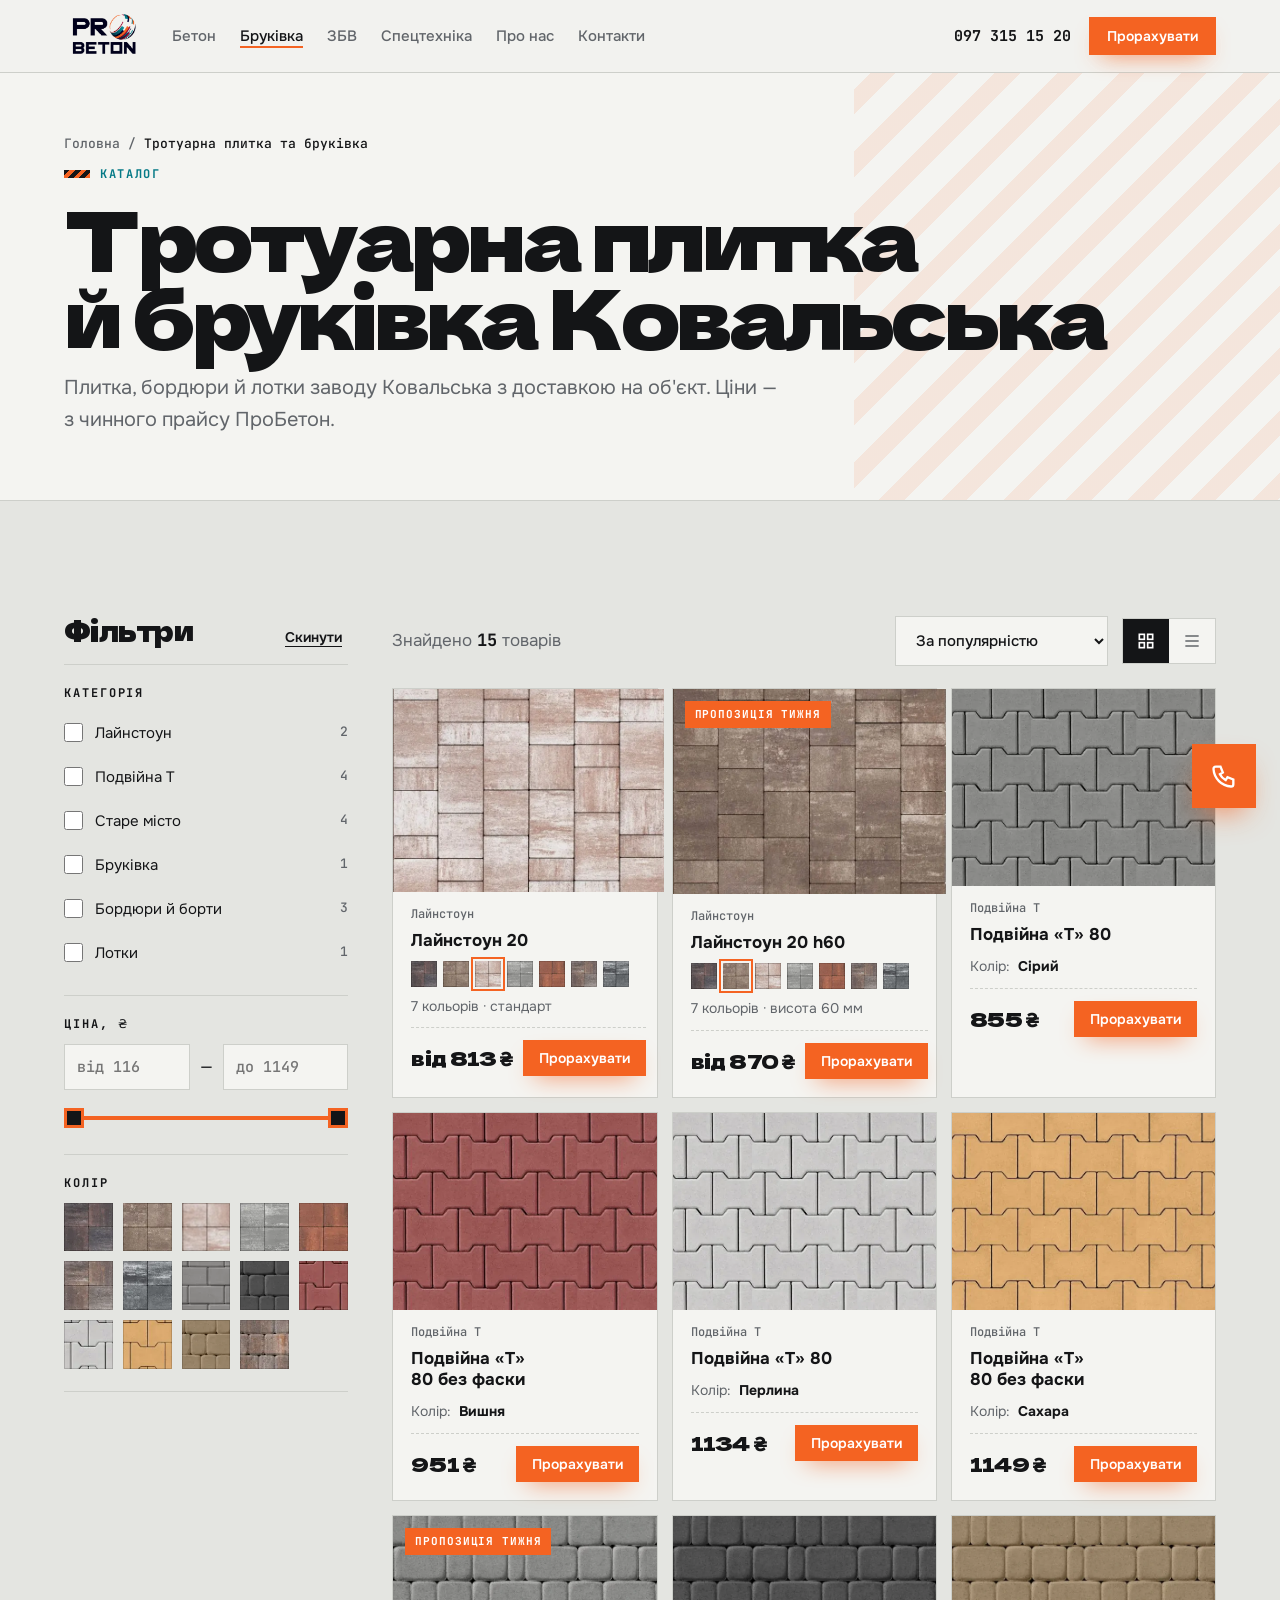
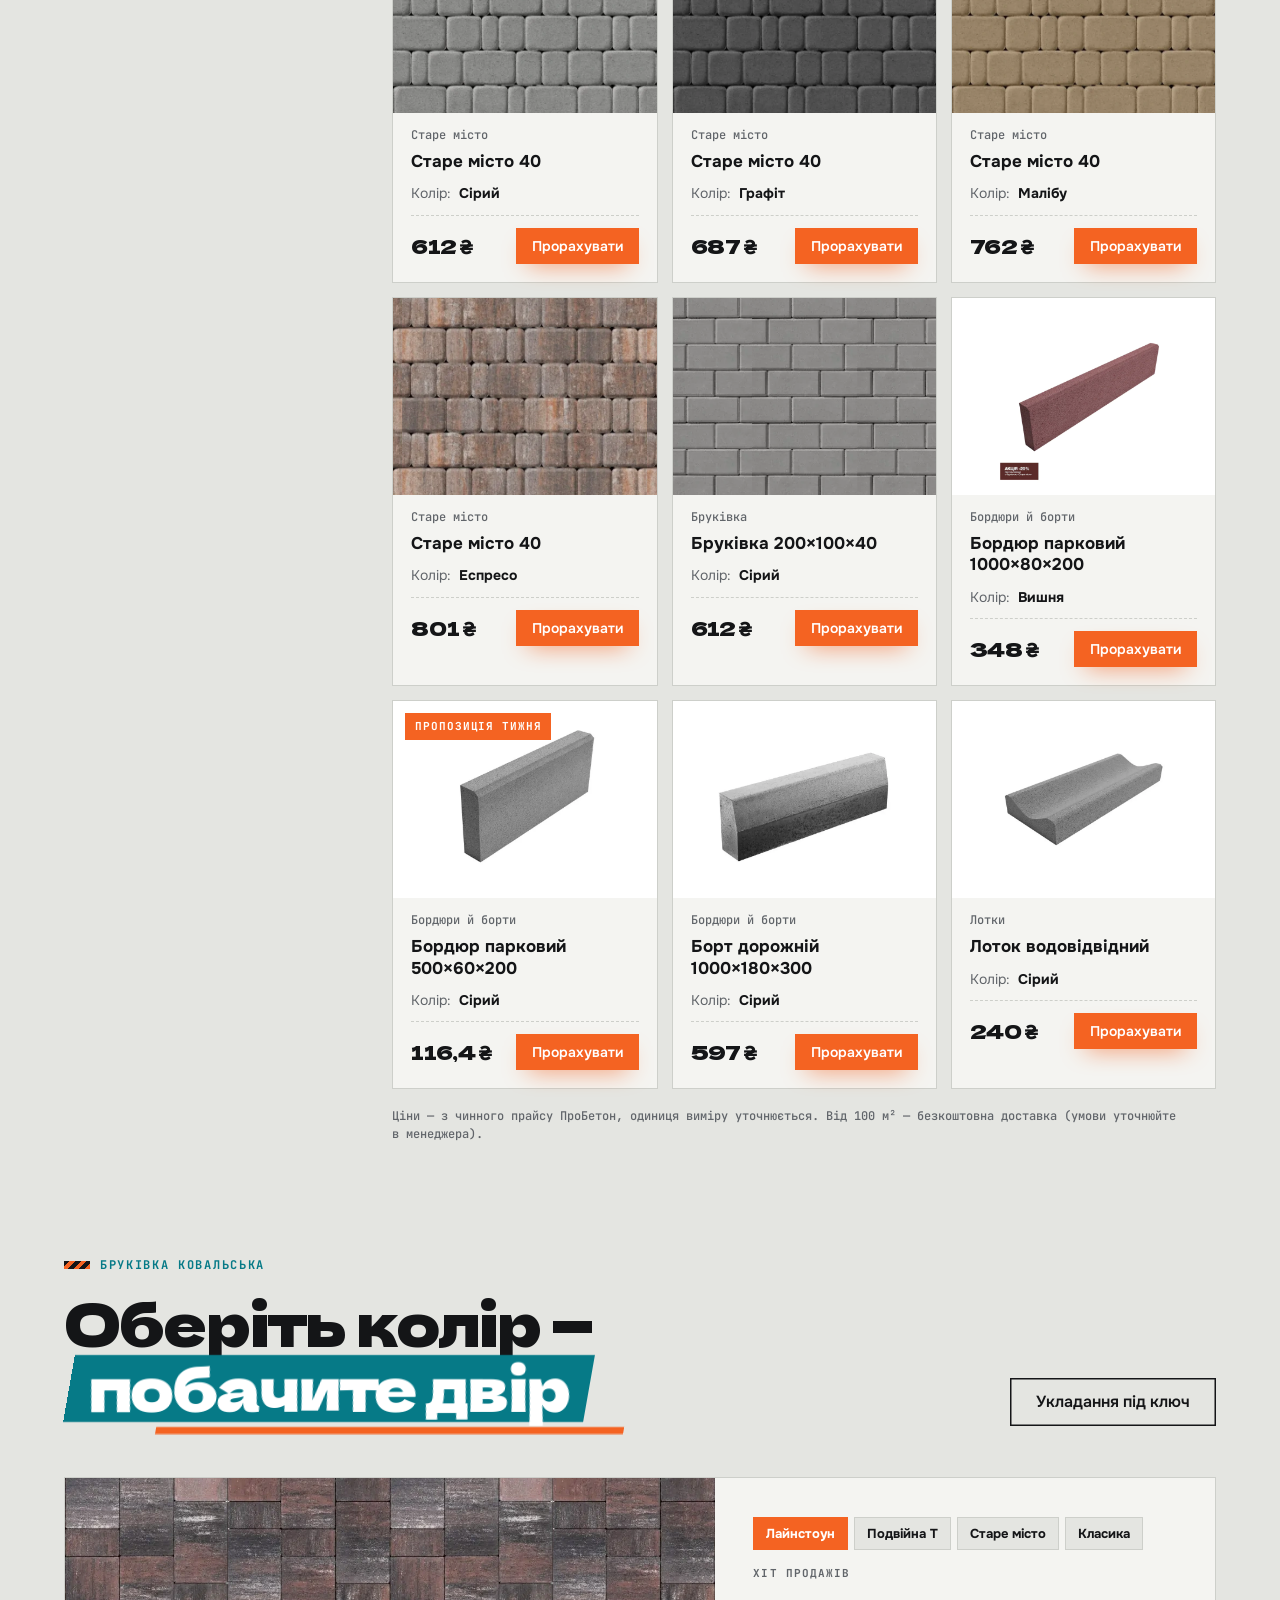
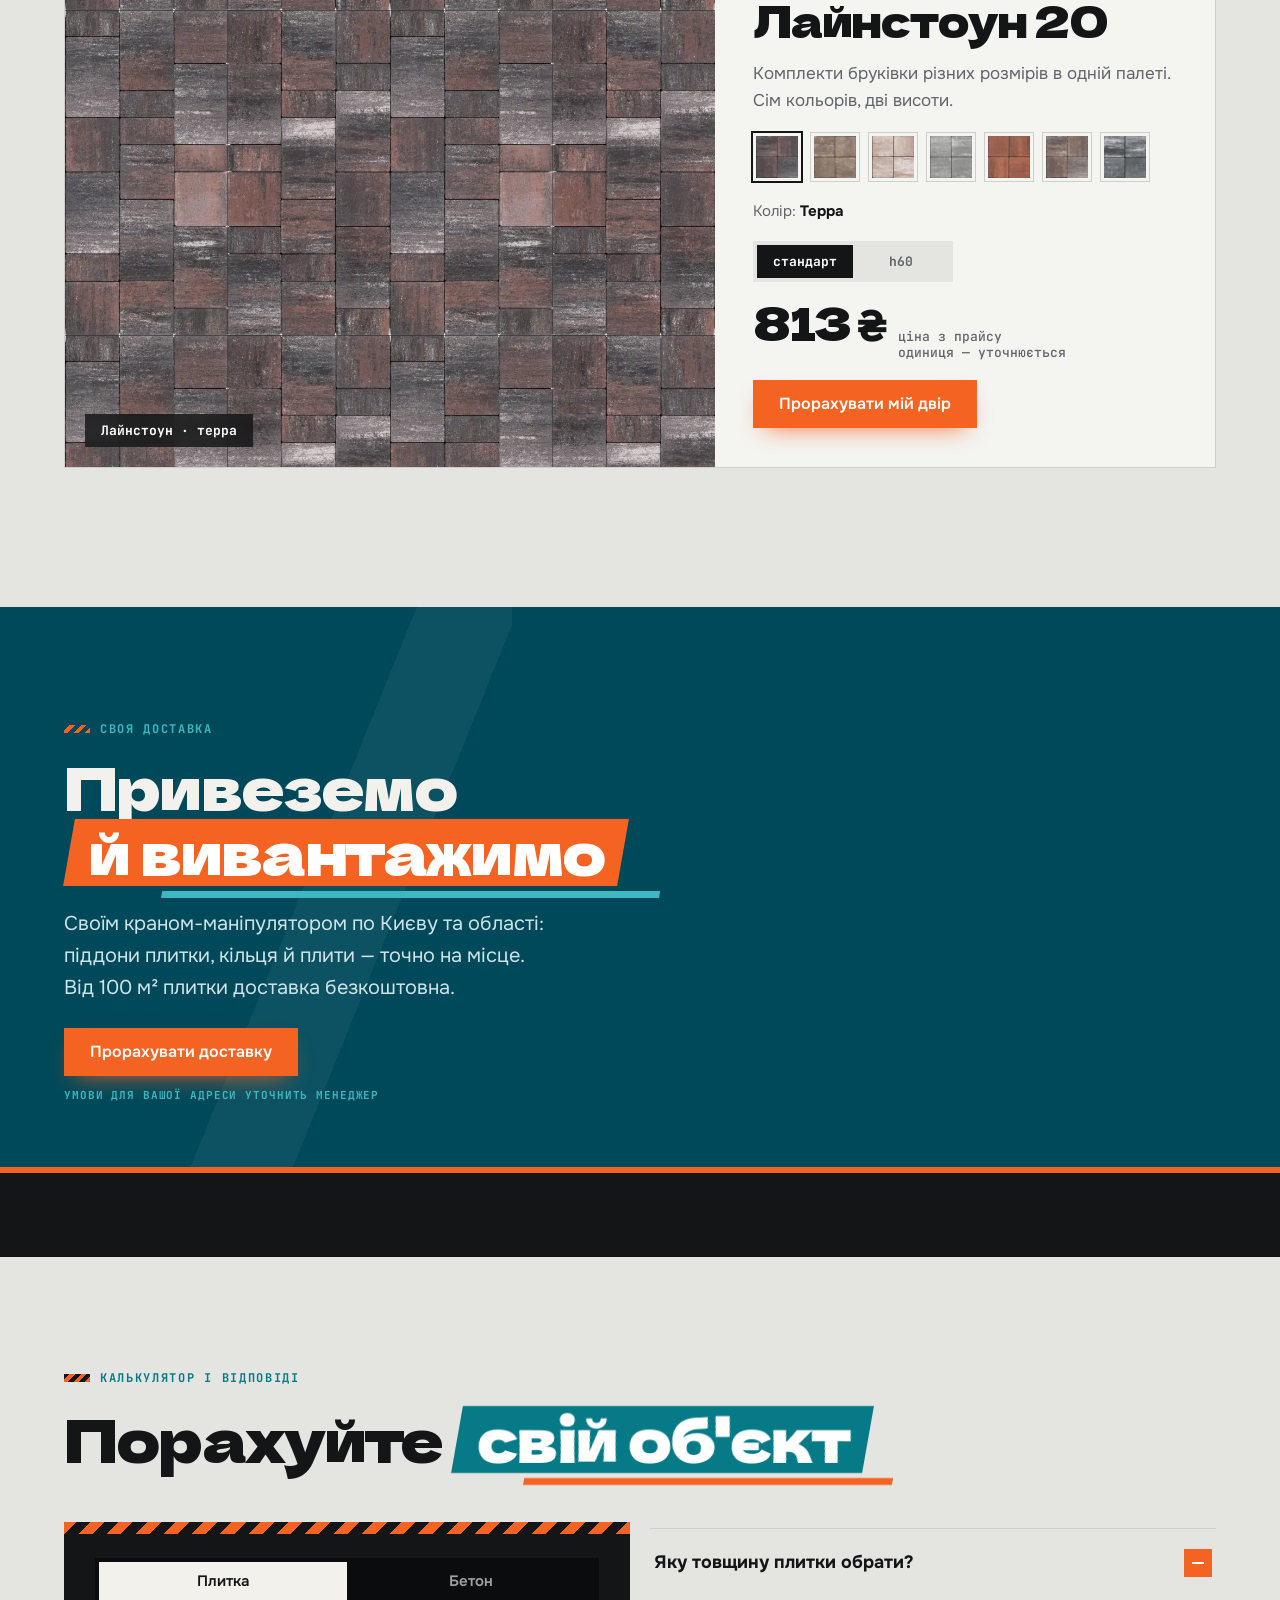
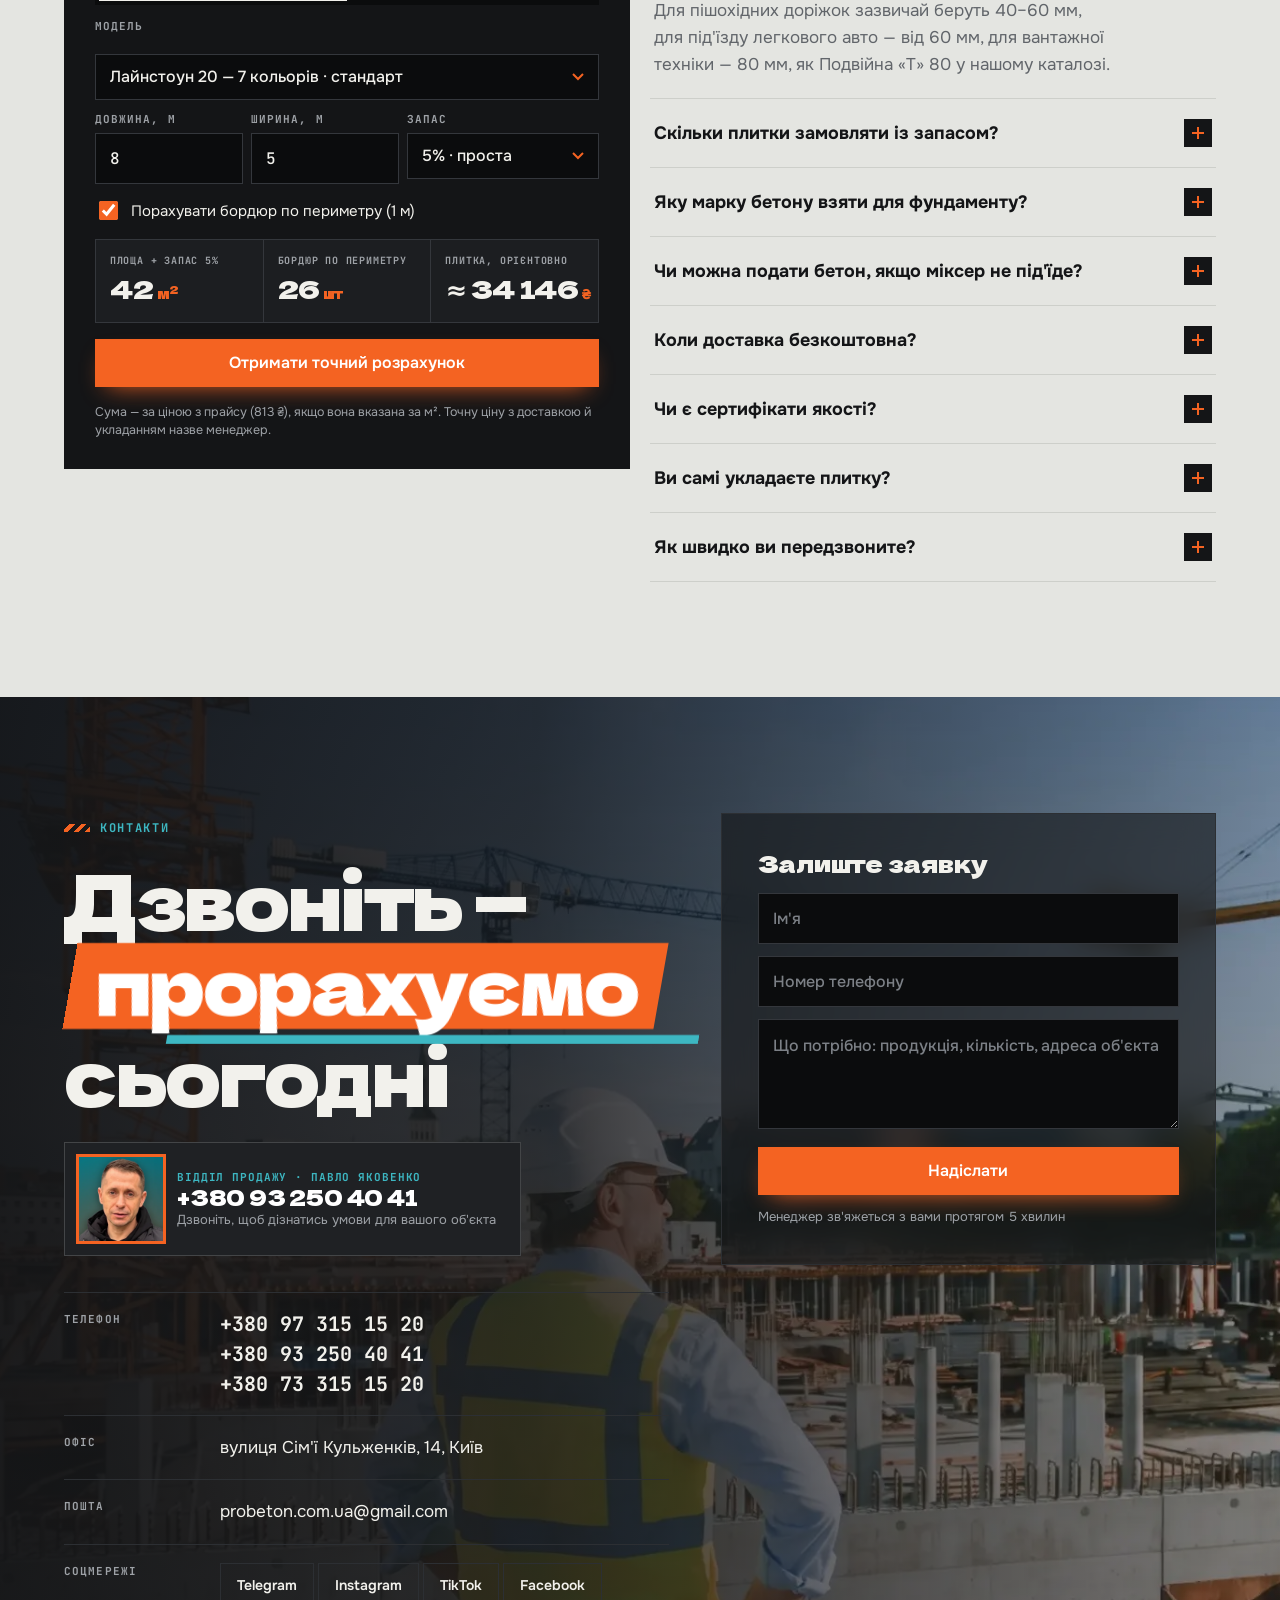
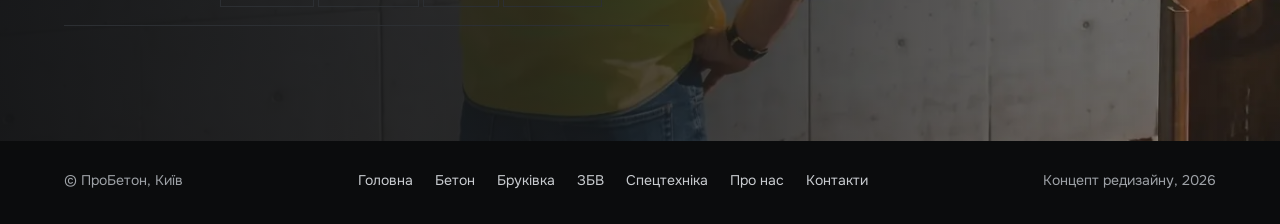
<file: bruk/index.html>
<!doctype html>
<html lang="uk">
<head>
<meta charset="utf-8">
<meta name="viewport" content="width=device-width, initial-scale=1, viewport-fit=cover">
<link rel="preload" as="font" type="font/woff2" href="../fonts/dela-gothic-one-cyrillic-0.woff2" crossorigin>
<link rel="preload" as="font" type="font/woff2" href="../fonts/onest-cyrillic-12.woff2" crossorigin>
<style>@font-face { font-family: 'Dela Gothic One'; font-style: normal; font-weight: 400; font-display: swap; src: url(../fonts/dela-gothic-one-cyrillic-0.woff2) format('woff2'); unicode-range: U+0301, U+0400-045F, U+0490-0491, U+04B0-04B1, U+2116; }
@font-face { font-family: 'Dela Gothic One'; font-style: normal; font-weight: 400; font-display: swap; src: url(../fonts/dela-gothic-one-latin-ext-1.woff2) format('woff2'); unicode-range: U+0100-02BA, U+02BD-02C5, U+02C7-02CC, U+02CE-02D7, U+02DD-02FF, U+0304, U+0308, U+0329, U+1D00-1DBF, U+1E00-1E9F, U+1EF2-1EFF, U+2020, U+20A0-20AB, U+20AD-20C4, U+2113, U+2C60-2C7F, U+A720-A7FF; }
@font-face { font-family: 'Dela Gothic One'; font-style: normal; font-weight: 400; font-display: swap; src: url(../fonts/dela-gothic-one-latin-2.woff2) format('woff2'); unicode-range: U+0000-00FF, U+0131, U+0152-0153, U+02BB-02BC, U+02C6, U+02DA, U+02DC, U+0304, U+0308, U+0329, U+2000-206F, U+20AC, U+2122, U+2191, U+2193, U+2212, U+2215, U+FEFF, U+FFFD; }
@font-face { font-family: 'Geologica'; font-style: normal; font-weight: 500; font-display: swap; src: url(../fonts/geologica-cyrillic-ext-3.woff2) format('woff2'); unicode-range: U+0460-052F, U+1C80-1C8A, U+20B4, U+2DE0-2DFF, U+A640-A69F, U+FE2E-FE2F; }
@font-face { font-family: 'Geologica'; font-style: normal; font-weight: 500; font-display: swap; src: url(../fonts/geologica-cyrillic-4.woff2) format('woff2'); unicode-range: U+0301, U+0400-045F, U+0490-0491, U+04B0-04B1, U+2116; }
@font-face { font-family: 'Geologica'; font-style: normal; font-weight: 500; font-display: swap; src: url(../fonts/geologica-latin-ext-5.woff2) format('woff2'); unicode-range: U+0100-02BA, U+02BD-02C5, U+02C7-02CC, U+02CE-02D7, U+02DD-02FF, U+0304, U+0308, U+0329, U+1D00-1DBF, U+1E00-1E9F, U+1EF2-1EFF, U+2020, U+20A0-20AB, U+20AD-20C4, U+2113, U+2C60-2C7F, U+A720-A7FF; }
@font-face { font-family: 'Geologica'; font-style: normal; font-weight: 500; font-display: swap; src: url(../fonts/geologica-latin-6.woff2) format('woff2'); unicode-range: U+0000-00FF, U+0131, U+0152-0153, U+02BB-02BC, U+02C6, U+02DA, U+02DC, U+0304, U+0308, U+0329, U+2000-206F, U+20AC, U+2122, U+2191, U+2193, U+2212, U+2215, U+FEFF, U+FFFD; }
@font-face { font-family: 'Geologica'; font-style: normal; font-weight: 700; font-display: swap; src: url(../fonts/geologica-cyrillic-ext-3.woff2) format('woff2'); unicode-range: U+0460-052F, U+1C80-1C8A, U+20B4, U+2DE0-2DFF, U+A640-A69F, U+FE2E-FE2F; }
@font-face { font-family: 'Geologica'; font-style: normal; font-weight: 700; font-display: swap; src: url(../fonts/geologica-cyrillic-4.woff2) format('woff2'); unicode-range: U+0301, U+0400-045F, U+0490-0491, U+04B0-04B1, U+2116; }
@font-face { font-family: 'Geologica'; font-style: normal; font-weight: 700; font-display: swap; src: url(../fonts/geologica-latin-ext-5.woff2) format('woff2'); unicode-range: U+0100-02BA, U+02BD-02C5, U+02C7-02CC, U+02CE-02D7, U+02DD-02FF, U+0304, U+0308, U+0329, U+1D00-1DBF, U+1E00-1E9F, U+1EF2-1EFF, U+2020, U+20A0-20AB, U+20AD-20C4, U+2113, U+2C60-2C7F, U+A720-A7FF; }
@font-face { font-family: 'Geologica'; font-style: normal; font-weight: 700; font-display: swap; src: url(../fonts/geologica-latin-6.woff2) format('woff2'); unicode-range: U+0000-00FF, U+0131, U+0152-0153, U+02BB-02BC, U+02C6, U+02DA, U+02DC, U+0304, U+0308, U+0329, U+2000-206F, U+20AC, U+2122, U+2191, U+2193, U+2212, U+2215, U+FEFF, U+FFFD; }
@font-face { font-family: 'Geologica'; font-style: normal; font-weight: 800; font-display: swap; src: url(../fonts/geologica-cyrillic-ext-3.woff2) format('woff2'); unicode-range: U+0460-052F, U+1C80-1C8A, U+20B4, U+2DE0-2DFF, U+A640-A69F, U+FE2E-FE2F; }
@font-face { font-family: 'Geologica'; font-style: normal; font-weight: 800; font-display: swap; src: url(../fonts/geologica-cyrillic-4.woff2) format('woff2'); unicode-range: U+0301, U+0400-045F, U+0490-0491, U+04B0-04B1, U+2116; }
@font-face { font-family: 'Geologica'; font-style: normal; font-weight: 800; font-display: swap; src: url(../fonts/geologica-latin-ext-5.woff2) format('woff2'); unicode-range: U+0100-02BA, U+02BD-02C5, U+02C7-02CC, U+02CE-02D7, U+02DD-02FF, U+0304, U+0308, U+0329, U+1D00-1DBF, U+1E00-1E9F, U+1EF2-1EFF, U+2020, U+20A0-20AB, U+20AD-20C4, U+2113, U+2C60-2C7F, U+A720-A7FF; }
@font-face { font-family: 'Geologica'; font-style: normal; font-weight: 800; font-display: swap; src: url(../fonts/geologica-latin-6.woff2) format('woff2'); unicode-range: U+0000-00FF, U+0131, U+0152-0153, U+02BB-02BC, U+02C6, U+02DA, U+02DC, U+0304, U+0308, U+0329, U+2000-206F, U+20AC, U+2122, U+2191, U+2193, U+2212, U+2215, U+FEFF, U+FFFD; }
@font-face { font-family: 'Geologica'; font-style: normal; font-weight: 900; font-display: swap; src: url(../fonts/geologica-cyrillic-ext-3.woff2) format('woff2'); unicode-range: U+0460-052F, U+1C80-1C8A, U+20B4, U+2DE0-2DFF, U+A640-A69F, U+FE2E-FE2F; }
@font-face { font-family: 'Geologica'; font-style: normal; font-weight: 900; font-display: swap; src: url(../fonts/geologica-cyrillic-4.woff2) format('woff2'); unicode-range: U+0301, U+0400-045F, U+0490-0491, U+04B0-04B1, U+2116; }
@font-face { font-family: 'Geologica'; font-style: normal; font-weight: 900; font-display: swap; src: url(../fonts/geologica-latin-ext-5.woff2) format('woff2'); unicode-range: U+0100-02BA, U+02BD-02C5, U+02C7-02CC, U+02CE-02D7, U+02DD-02FF, U+0304, U+0308, U+0329, U+1D00-1DBF, U+1E00-1E9F, U+1EF2-1EFF, U+2020, U+20A0-20AB, U+20AD-20C4, U+2113, U+2C60-2C7F, U+A720-A7FF; }
@font-face { font-family: 'Geologica'; font-style: normal; font-weight: 900; font-display: swap; src: url(../fonts/geologica-latin-6.woff2) format('woff2'); unicode-range: U+0000-00FF, U+0131, U+0152-0153, U+02BB-02BC, U+02C6, U+02DA, U+02DC, U+0304, U+0308, U+0329, U+2000-206F, U+20AC, U+2122, U+2191, U+2193, U+2212, U+2215, U+FEFF, U+FFFD; }
@font-face { font-family: 'JetBrains Mono'; font-style: normal; font-weight: 500; font-display: swap; src: url(../fonts/jetbrains-mono-cyrillic-ext-7.woff2) format('woff2'); unicode-range: U+0460-052F, U+1C80-1C8A, U+20B4, U+2DE0-2DFF, U+A640-A69F, U+FE2E-FE2F; }
@font-face { font-family: 'JetBrains Mono'; font-style: normal; font-weight: 500; font-display: swap; src: url(../fonts/jetbrains-mono-cyrillic-8.woff2) format('woff2'); unicode-range: U+0301, U+0400-045F, U+0490-0491, U+04B0-04B1, U+2116; }
@font-face { font-family: 'JetBrains Mono'; font-style: normal; font-weight: 500; font-display: swap; src: url(../fonts/jetbrains-mono-latin-ext-9.woff2) format('woff2'); unicode-range: U+0100-02BA, U+02BD-02C5, U+02C7-02CC, U+02CE-02D7, U+02DD-02FF, U+0304, U+0308, U+0329, U+1D00-1DBF, U+1E00-1E9F, U+1EF2-1EFF, U+2020, U+20A0-20AB, U+20AD-20C4, U+2113, U+2C60-2C7F, U+A720-A7FF; }
@font-face { font-family: 'JetBrains Mono'; font-style: normal; font-weight: 500; font-display: swap; src: url(../fonts/jetbrains-mono-latin-10.woff2) format('woff2'); unicode-range: U+0000-00FF, U+0131, U+0152-0153, U+02BB-02BC, U+02C6, U+02DA, U+02DC, U+0304, U+0308, U+0329, U+2000-206F, U+20AC, U+2122, U+2191, U+2193, U+2212, U+2215, U+FEFF, U+FFFD; }
@font-face { font-family: 'JetBrains Mono'; font-style: normal; font-weight: 700; font-display: swap; src: url(../fonts/jetbrains-mono-cyrillic-ext-7.woff2) format('woff2'); unicode-range: U+0460-052F, U+1C80-1C8A, U+20B4, U+2DE0-2DFF, U+A640-A69F, U+FE2E-FE2F; }
@font-face { font-family: 'JetBrains Mono'; font-style: normal; font-weight: 700; font-display: swap; src: url(../fonts/jetbrains-mono-cyrillic-8.woff2) format('woff2'); unicode-range: U+0301, U+0400-045F, U+0490-0491, U+04B0-04B1, U+2116; }
@font-face { font-family: 'JetBrains Mono'; font-style: normal; font-weight: 700; font-display: swap; src: url(../fonts/jetbrains-mono-latin-ext-9.woff2) format('woff2'); unicode-range: U+0100-02BA, U+02BD-02C5, U+02C7-02CC, U+02CE-02D7, U+02DD-02FF, U+0304, U+0308, U+0329, U+1D00-1DBF, U+1E00-1E9F, U+1EF2-1EFF, U+2020, U+20A0-20AB, U+20AD-20C4, U+2113, U+2C60-2C7F, U+A720-A7FF; }
@font-face { font-family: 'JetBrains Mono'; font-style: normal; font-weight: 700; font-display: swap; src: url(../fonts/jetbrains-mono-latin-10.woff2) format('woff2'); unicode-range: U+0000-00FF, U+0131, U+0152-0153, U+02BB-02BC, U+02C6, U+02DA, U+02DC, U+0304, U+0308, U+0329, U+2000-206F, U+20AC, U+2122, U+2191, U+2193, U+2212, U+2215, U+FEFF, U+FFFD; }
@font-face { font-family: 'Onest'; font-style: normal; font-weight: 400; font-display: swap; src: url(../fonts/onest-cyrillic-ext-11.woff2) format('woff2'); unicode-range: U+0460-052F, U+1C80-1C8A, U+20B4, U+2DE0-2DFF, U+A640-A69F, U+FE2E-FE2F; }
@font-face { font-family: 'Onest'; font-style: normal; font-weight: 400; font-display: swap; src: url(../fonts/onest-cyrillic-12.woff2) format('woff2'); unicode-range: U+0301, U+0400-045F, U+0490-0491, U+04B0-04B1, U+2116; }
@font-face { font-family: 'Onest'; font-style: normal; font-weight: 400; font-display: swap; src: url(../fonts/onest-latin-ext-13.woff2) format('woff2'); unicode-range: U+0100-02BA, U+02BD-02C5, U+02C7-02CC, U+02CE-02D7, U+02DD-02FF, U+0304, U+0308, U+0329, U+1D00-1DBF, U+1E00-1E9F, U+1EF2-1EFF, U+2020, U+20A0-20AB, U+20AD-20C4, U+2113, U+2C60-2C7F, U+A720-A7FF; }
@font-face { font-family: 'Onest'; font-style: normal; font-weight: 400; font-display: swap; src: url(../fonts/onest-latin-14.woff2) format('woff2'); unicode-range: U+0000-00FF, U+0131, U+0152-0153, U+02BB-02BC, U+02C6, U+02DA, U+02DC, U+0304, U+0308, U+0329, U+2000-206F, U+20AC, U+2122, U+2191, U+2193, U+2212, U+2215, U+FEFF, U+FFFD; }
@font-face { font-family: 'Onest'; font-style: normal; font-weight: 500; font-display: swap; src: url(../fonts/onest-cyrillic-ext-11.woff2) format('woff2'); unicode-range: U+0460-052F, U+1C80-1C8A, U+20B4, U+2DE0-2DFF, U+A640-A69F, U+FE2E-FE2F; }
@font-face { font-family: 'Onest'; font-style: normal; font-weight: 500; font-display: swap; src: url(../fonts/onest-cyrillic-12.woff2) format('woff2'); unicode-range: U+0301, U+0400-045F, U+0490-0491, U+04B0-04B1, U+2116; }
@font-face { font-family: 'Onest'; font-style: normal; font-weight: 500; font-display: swap; src: url(../fonts/onest-latin-ext-13.woff2) format('woff2'); unicode-range: U+0100-02BA, U+02BD-02C5, U+02C7-02CC, U+02CE-02D7, U+02DD-02FF, U+0304, U+0308, U+0329, U+1D00-1DBF, U+1E00-1E9F, U+1EF2-1EFF, U+2020, U+20A0-20AB, U+20AD-20C4, U+2113, U+2C60-2C7F, U+A720-A7FF; }
@font-face { font-family: 'Onest'; font-style: normal; font-weight: 500; font-display: swap; src: url(../fonts/onest-latin-14.woff2) format('woff2'); unicode-range: U+0000-00FF, U+0131, U+0152-0153, U+02BB-02BC, U+02C6, U+02DA, U+02DC, U+0304, U+0308, U+0329, U+2000-206F, U+20AC, U+2122, U+2191, U+2193, U+2212, U+2215, U+FEFF, U+FFFD; }
@font-face { font-family: 'Onest'; font-style: normal; font-weight: 600; font-display: swap; src: url(../fonts/onest-cyrillic-ext-11.woff2) format('woff2'); unicode-range: U+0460-052F, U+1C80-1C8A, U+20B4, U+2DE0-2DFF, U+A640-A69F, U+FE2E-FE2F; }
@font-face { font-family: 'Onest'; font-style: normal; font-weight: 600; font-display: swap; src: url(../fonts/onest-cyrillic-12.woff2) format('woff2'); unicode-range: U+0301, U+0400-045F, U+0490-0491, U+04B0-04B1, U+2116; }
@font-face { font-family: 'Onest'; font-style: normal; font-weight: 600; font-display: swap; src: url(../fonts/onest-latin-ext-13.woff2) format('woff2'); unicode-range: U+0100-02BA, U+02BD-02C5, U+02C7-02CC, U+02CE-02D7, U+02DD-02FF, U+0304, U+0308, U+0329, U+1D00-1DBF, U+1E00-1E9F, U+1EF2-1EFF, U+2020, U+20A0-20AB, U+20AD-20C4, U+2113, U+2C60-2C7F, U+A720-A7FF; }
@font-face { font-family: 'Onest'; font-style: normal; font-weight: 600; font-display: swap; src: url(../fonts/onest-latin-14.woff2) format('woff2'); unicode-range: U+0000-00FF, U+0131, U+0152-0153, U+02BB-02BC, U+02C6, U+02DA, U+02DC, U+0304, U+0308, U+0329, U+2000-206F, U+20AC, U+2122, U+2191, U+2193, U+2212, U+2215, U+FEFF, U+FFFD; }
@font-face { font-family: 'Onest'; font-style: normal; font-weight: 700; font-display: swap; src: url(../fonts/onest-cyrillic-ext-11.woff2) format('woff2'); unicode-range: U+0460-052F, U+1C80-1C8A, U+20B4, U+2DE0-2DFF, U+A640-A69F, U+FE2E-FE2F; }
@font-face { font-family: 'Onest'; font-style: normal; font-weight: 700; font-display: swap; src: url(../fonts/onest-cyrillic-12.woff2) format('woff2'); unicode-range: U+0301, U+0400-045F, U+0490-0491, U+04B0-04B1, U+2116; }
@font-face { font-family: 'Onest'; font-style: normal; font-weight: 700; font-display: swap; src: url(../fonts/onest-latin-ext-13.woff2) format('woff2'); unicode-range: U+0100-02BA, U+02BD-02C5, U+02C7-02CC, U+02CE-02D7, U+02DD-02FF, U+0304, U+0308, U+0329, U+1D00-1DBF, U+1E00-1E9F, U+1EF2-1EFF, U+2020, U+20A0-20AB, U+20AD-20C4, U+2113, U+2C60-2C7F, U+A720-A7FF; }
@font-face { font-family: 'Onest'; font-style: normal; font-weight: 700; font-display: swap; src: url(../fonts/onest-latin-14.woff2) format('woff2'); unicode-range: U+0000-00FF, U+0131, U+0152-0153, U+02BB-02BC, U+02C6, U+02DA, U+02DC, U+0304, U+0308, U+0329, U+2000-206F, U+20AC, U+2122, U+2191, U+2193, U+2212, U+2215, U+FEFF, U+FFFD; }
</style>
<link rel="canonical" href="https://probeton-site-beta.vercel.app/bruk/">
<meta name="robots" content="index, follow, max-image-preview:large">
<meta name="theme-color" content="#141517">
<meta property="og:type" content="website">
<meta property="og:site_name" content="ПроБетон">
<meta property="og:locale" content="uk_UA">
<meta property="og:url" content="https://probeton-site-beta.vercel.app/bruk/">
<meta property="og:title" content="Тротуарна плитка Ковальська в Києві: ціни й доставка — ПроБетон">
<meta property="og:description" content="Лайнстоун, Подвійна «Т», Старе місто, бордюри й лотки заводу Ковальська з цінами з прайсу. Від 100 м² доставка безкоштовна, укладання під ключ.">
<meta property="og:image" content="https://probeton-site-beta.vercel.app/img/og.jpg">
<meta property="og:image:width" content="1200"><meta property="og:image:height" content="630">
<meta name="twitter:card" content="summary_large_image">
<link rel="icon" href="../img/logo.png">
<script type="application/ld+json">{"@context":"https://schema.org","@graph":[{"@type":"HomeAndConstructionBusiness","@id":"https://probeton-site-beta.vercel.app/#org","name":"ПроБетон","alternateName":["ProBeton","Про Бетон"],"url":"https://probeton-site-beta.vercel.app/","logo":"https://probeton-site-beta.vercel.app/img/logo.png","image":"https://probeton-site-beta.vercel.app/img/og.jpg","description":"Бетон В7,5–В35 з доставкою міксером і подачею бетононасосом, тротуарна плитка й бордюри заводу Ковальська, залізобетонні вироби та оренда спецтехніки в Києві й Київській області.","telephone":"+380973151520","email":"probeton.com.ua@gmail.com","address":{"@type":"PostalAddress","streetAddress":"вулиця Сім'ї Кульженків, 14","addressLocality":"Київ","addressCountry":"UA"},"areaServed":[{"@type":"City","name":"Київ"},{"@type":"AdministrativeArea","name":"Київська область"}],"contactPoint":[{"@type":"ContactPoint","contactType":"sales","telephone":["+380973151520","+380932504041","+380733151520"],"availableLanguage":"uk"}],"sameAs":["https://t.me/Probeton0973151520","https://www.instagram.com/pro_beton_kyiv/","https://www.tiktok.com/@pro_beton_kyiv","https://www.facebook.com/ProBeton.Kiev"],"knowsAbout":["бетон","товарний бетон","тротуарна плитка","бруківка","бордюри","бетонні кільця","плити перекриття","бетононасос","кран-маніпулятор"],"makesOffer":[{"@type":"Offer","itemOffered":{"@type":"Service","name":"Бетон В7,5–В35 з доставкою","url":"https://probeton-site-beta.vercel.app/beton/"},"areaServed":"Київ і Київська область"},{"@type":"Offer","itemOffered":{"@type":"Service","name":"Тротуарна плитка й бордюри Ковальська","url":"https://probeton-site-beta.vercel.app/bruk/"},"areaServed":"Київ і Київська область"},{"@type":"Offer","itemOffered":{"@type":"Service","name":"Залізобетонні вироби: кільця, плити перекриття, балки","url":"https://probeton-site-beta.vercel.app/zbv/"},"areaServed":"Київ і Київська область"},{"@type":"Offer","itemOffered":{"@type":"Service","name":"Оренда спецтехніки: бетононасос, кран-маніпулятор, самоскид, екскаватор","url":"https://probeton-site-beta.vercel.app/tekhnika/"},"areaServed":"Київ і Київська область"},{"@type":"Offer","itemOffered":{"@type":"Service","name":"Укладання тротуарної плитки під ключ","url":"https://probeton-site-beta.vercel.app/bruk/"},"areaServed":"Київ і Київська область"}]},{"@type":"WebPage","@id":"https://probeton-site-beta.vercel.app/bruk/#page","url":"https://probeton-site-beta.vercel.app/bruk/","name":"Тротуарна плитка Ковальська в Києві: ціни й доставка — ПроБетон","description":"Лайнстоун, Подвійна «Т», Старе місто, бордюри й лотки заводу Ковальська з цінами з прайсу. Від 100 м² доставка безкоштовна, укладання під ключ.","inLanguage":"uk","isPartOf":{"@id":"https://probeton-site-beta.vercel.app/#site"},"about":{"@id":"https://probeton-site-beta.vercel.app/#org"}},{"@type":"BreadcrumbList","itemListElement":[{"@type":"ListItem","position":1,"name":"Головна","item":"https://probeton-site-beta.vercel.app/"},{"@type":"ListItem","position":2,"name":"Тротуарна плитка та бруківка","item":"https://probeton-site-beta.vercel.app/bruk/"}]},{"@type":"FAQPage","mainEntity":[{"@type":"Question","name":"Яку товщину плитки обрати?","acceptedAnswer":{"@type":"Answer","text":"Для пішохідних доріжок зазвичай беруть 40–60 мм, для під'їзду легкового авто — від 60 мм, для вантажної техніки — 80 мм, як Подвійна «Т» 80 у нашому каталозі."}},{"@type":"Question","name":"Скільки плитки замовляти із запасом?","acceptedAnswer":{"@type":"Answer","text":"На прямокутну ділянку — близько 5%, на складну форму чи укладання по діагоналі — близько 10%. Калькулятор поруч уже додає запас."}},{"@type":"Question","name":"Яку марку бетону взяти для фундаменту?","acceptedAnswer":{"@type":"Answer","text":"Для приватного будинку найчастіше беруть В20–В25. Яку саме марку брати під ваш проєкт, підкаже менеджер — просто опишіть, що будуєте."}},{"@type":"Question","name":"Чи можна подати бетон, якщо міксер не під'їде?","acceptedAnswer":{"@type":"Answer","text":"Так. Подамо бетононасосом за паркан, на поверх чи в котлован."}},{"@type":"Question","name":"Коли доставка безкоштовна?","acceptedAnswer":{"@type":"Answer","text":"Від 100 м² плитки доставка безкоштовна. Умови для вашої адреси уточніть у менеджера."}},{"@type":"Question","name":"Чи є сертифікати якості?","acceptedAnswer":{"@type":"Answer","text":"Так, на всю продукцію, яку ми доставляємо, є сертифікати якості."}},{"@type":"Question","name":"Ви самі укладаєте плитку?","acceptedAnswer":{"@type":"Answer","text":"Так, закриваємо все під ключ: від продажу й доставки до готової бруківки на вашому об'єкті."}},{"@type":"Question","name":"Як швидко ви передзвоните?","acceptedAnswer":{"@type":"Answer","text":"Менеджер зв'яжеться з вами протягом 5 хвилин після заявки. Або виберіть зручний час — передзвонимо саме тоді."}}]}]}</script>
<script>if("IntersectionObserver"in window)document.documentElement.classList.add("lzb")</script>
<title>Тротуарна плитка Ковальська в Києві: ціни й доставка — ПроБетон</title>
<meta name="claude:viewport-fit-sides" content="cover">
<meta name="description" content="Лайнстоун, Подвійна «Т», Старе місто, бордюри й лотки заводу Ковальська з цінами з прайсу. Від 100 м² доставка безкоштовна, укладання під ключ.">
<style>
/* Layout: світлий «бетонний» сайт зі смугами-розділами на всю ширину; темні смуги — для техніки й контактів; помаранчевий — лише дії */
:root{
  --concrete:#E4E5E1;   /* фон — сухий бетон */
  --slab:#F4F4F1;       /* картки — свіжа плита */
  --asphalt:#141517;    /* темні розділи й текст */
  --asphalt-2:#1E2023;
  --mut:#61656A;
  --mut-d:#9EA2A7;
  --line:#CDCFCA;
  --line-d:#2C2F33;
  --signal:#F46322;     /* дії — помаранчевий з логотипу */
  --teal:#067A87;       /* другий акцент — петрольний з логотипу: мітки, інформаційні блоки */
  --teal-lt:#3DB7C2;    /* той самий відтінок для темного тла */
  --teal-deep:#00495A;
  --mark:#F46322;       /* розмітка — з 05.11.2026 помаранчева, як дії (жовтий #F6C21A прибрали: було строкато) */
  /* заголовки — широкий Dela Gothic One (один накреслення, уже жирне); Geologica — запасний для знаків, яких у Dela немає */
  --display:"Dela Gothic One","Geologica","Arial Black",system-ui,sans-serif;
  --body:"Onest","Segoe UI",system-ui,sans-serif;
  --mono:"JetBrains Mono",ui-monospace,Consolas,monospace;
  /* бічні поля: на телефоні 16px, на ширших екранах ростуть разом з вікном */
  --pad:max(16px,5vw,env(safe-area-inset-left,0px));
  --pad-r:max(16px,5vw,env(safe-area-inset-right,0px));
  color-scheme:light;
}
*{box-sizing:border-box}
html{scroll-behavior:smooth;scroll-padding-top:84px}
body{margin:0;overflow-x:clip;background:var(--concrete);color:var(--asphalt);font:400 17px/1.6 var(--body);-webkit-font-smoothing:antialiased}
img{max-width:100%}
[hidden]{display:none!important}
body::before{content:"";position:fixed;inset:0 0 auto;height:env(safe-area-inset-top,0px);z-index:60;background:var(--slab)}
.in{max-width:calc(1360px + 2 * var(--pad));margin:0 auto;padding-left:var(--pad);padding-right:var(--pad-r)}
h1,h2,h3,h4{font-family:var(--display);margin:0;line-height:1.05;text-wrap:balance}
/* у Dela лише одна товщина — не даємо браузеру домальовувати «жирний» */
html{font-synthesis-weight:none}
h2{font-size:clamp(32px,5vw,60px);font-weight:900;letter-spacing:-.03em}
h3{font-size:20px;font-weight:700;letter-spacing:-.01em}
p{margin:0}
a{color:inherit}
.eyebrow{font:700 12px/1 var(--mono);letter-spacing:.14em;text-transform:uppercase;color:var(--teal);display:inline-flex;gap:10px;align-items:center}
:is(.dark,.photo,.hero) .eyebrow{color:var(--teal-lt)}
.eyebrow::before{content:"";width:26px;height:8px;background:repeating-linear-gradient(-45deg,var(--mark) 0 4px,var(--asphalt) 4px 8px)}
.dark .eyebrow::before{background:repeating-linear-gradient(-45deg,var(--mark) 0 4px,transparent 4px 8px)}
.lead{font-size:clamp(17px,1.6vw,20px);color:var(--mut);max-width:58ch}
.dark .lead{color:var(--mut-d)}
.num{font-family:var(--mono);font-variant-numeric:tabular-nums}

.btn{display:inline-flex;align-items:center;justify-content:center;gap:10px;border:0;border-radius:999px;padding:16px 26px;font:600 16px/1 var(--body);cursor:pointer;text-decoration:none;transition:transform .15s ease,background .2s,box-shadow .2s;white-space:nowrap}
.btn:active{transform:scale(.97)}
.btn-or{background:var(--signal);color:#fff;box-shadow:0 10px 24px -12px var(--signal)}
.btn-or:hover{background:#ff7438}
.btn-line{background:transparent;color:inherit;box-shadow:inset 0 0 0 1.5px currentColor}
.btn-line:hover{background:rgba(127,127,127,.12)}
.btn svg{width:18px;height:18px}
:is(a,button,input,select):focus-visible{outline:2px solid var(--signal);outline-offset:3px}

/* ---------- шапка ---------- */
.top{position:sticky;top:env(safe-area-inset-top,0px);z-index:50;background:color-mix(in srgb,var(--slab) 88%,transparent);backdrop-filter:blur(12px);border-bottom:1px solid var(--line)}
.top .in{display:flex;align-items:center;gap:28px;height:72px}
.logo{font:900 20px/1 var(--display);letter-spacing:-.03em;text-decoration:none;display:flex;align-items:center;gap:8px}
.logo img{height:48px;width:auto;display:block}
.top nav{display:flex;gap:24px;font-weight:500;font-size:15px}
.top nav a{text-decoration:none;color:var(--mut);transition:color .2s}
.top nav a:hover{color:var(--asphalt)}
.top .r{margin-left:auto;display:flex;align-items:center;gap:18px}
.top .tel{font:700 15px/1 var(--mono);text-decoration:none}
.top .btn{padding:12px 18px;font-size:14px}

/* ---------- перший екран ---------- */
.hero{padding-block:clamp(40px,7vw,96px);position:relative;overflow:hidden}
/* фото з probeton.com.ua; затемнена лише ліва частина під текстом. Фото збільшене й зсунуте праворуч,
   щоб будівельник було видно в просвіті між текстом і карткою прорахунку */
.hero{color:#fff;background:
  linear-gradient(90deg,rgb(13,14,16) 0%,rgb(13,14,16) 18%,rgba(13,14,16,.88) 30%,rgba(13,14,16,.45) 45%,rgba(13,14,16,0) 59%),
  url(../img/fon-heroi-3.webp) 0% 35%/max(121%,calc((100svh - 60px) * 2.36)) auto no-repeat rgb(13,14,16)}
.hero .lead br.d{display:none}
@media (min-width:1041px){.hero .lead br.d{display:inline}.hero .lead{max-width:none}}
/* головні слова по черзі отримують помаранчеву плашку: бетон → бруківка → техніка */
.hero h1{isolation:isolate}
.cyc{isolation:isolate}
.cyc .w{display:inline-block;position:relative;padding:.02em .2em .1em;margin:0 -.06em;transition:color .4s ease}
.cyc .w::before{content:"";position:absolute;inset:0;z-index:-1;background:var(--signal);transform:skewX(-10deg) scaleX(0);transform-origin:left center;transition:transform .55s cubic-bezier(.7,0,.2,1)}
.cyc .w::after{content:"";position:absolute;left:18%;right:-6%;bottom:-.12em;height:.1em;z-index:-1;background:var(--teal);transform:skewX(-10deg) scaleX(0);transform-origin:left center;transition:transform .45s cubic-bezier(.7,0,.2,1)}
.cyc .w.on::before,.cyc .w.on::after{transform:skewX(-10deg) scaleX(1)}
.cyc .w.on{color:#fff}.cyc .w.on::after{transition-delay:.25s}
.photo .cyc .w.on::after{background:var(--teal-lt)}
.hero h1 .w{display:block;position:relative;width:fit-content;padding:.02em .22em .1em;margin-left:-.22em}
.hero h1 .w::before{content:"";position:absolute;inset:0;z-index:-1;background:var(--signal);transform:skewX(-10deg) scaleX(0);transform-origin:left center;transition:transform .55s cubic-bezier(.7,0,.2,1)}
.hero h1 .w::after{content:"";position:absolute;left:18%;right:-6%;bottom:-.12em;height:.1em;z-index:-1;background:var(--teal);transform:skewX(-10deg) scaleX(0);transform-origin:left center;transition:transform .45s cubic-bezier(.7,0,.2,1)}
.hero h1 .w.on::before{transform:skewX(-10deg) scaleX(1)}
.hero h1 .w.on::after{transform:skewX(-10deg) scaleX(1);transition-delay:.25s}
@media (prefers-reduced-motion:reduce){.hero h1 .w::before,.hero h1 .w::after{transition:none}}
.hero .eyebrow::before{background:repeating-linear-gradient(-45deg,var(--mark) 0 4px,transparent 4px 8px)}
.hero h1{text-shadow:0 6px 40px rgba(0,0,0,.35)}
.hero h1 span.s{color:var(--signal)}
.hero .lead{color:#D9DBDE}
.hero .trust{color:#C3C6CA}
.hero .calc{box-shadow:0 40px 80px -30px rgba(0,0,0,.8),0 0 0 1px rgba(255,255,255,.1);background:rgba(20,21,23,.86);backdrop-filter:blur(14px);-webkit-backdrop-filter:blur(14px)}
.stats-band .stats{margin-top:0;border-top:0;border-bottom:1px solid var(--line)}
.stats-band .stat{padding:clamp(28px,4vw,48px) 12px;text-align:center}
.hero .in{display:grid;grid-template-columns:1.25fr .9fr;gap:clamp(24px,4vw,64px);align-items:start;position:relative;z-index:1}
.hero h1{font-size:clamp(48px,9vw,118px);font-weight:900;letter-spacing:-.045em;line-height:.92;margin-top:22px}
.hero h1 .o{color:var(--signal)}
.hero h1 .s{display:block;font-size:max(18px,.34em);letter-spacing:-.02em;line-height:1.1;font-weight:700;color:var(--mut);margin-top:18px}
.hero .lead{margin-top:26px}
.hero .ctas{display:flex;gap:12px;flex-wrap:wrap;margin-top:32px}
.trust{display:flex;flex-wrap:wrap;gap:8px 22px;margin-top:30px;font-size:14px;color:var(--mut)}
.trust span{display:inline-flex;gap:8px;align-items:center}
.trust span::before{content:"";width:7px;height:7px;background:var(--signal);border-radius:2px}

/* калькулятор */
.calc{background:var(--asphalt);color:#F2F1EC;border-radius:24px;padding:24px;display:grid;gap:18px;box-shadow:0 40px 80px -40px rgba(0,0,0,.6);position:relative}
.calc::before{content:"";position:absolute;left:24px;right:24px;top:-6px;height:12px;border-radius:6px;background:repeating-linear-gradient(-45deg,var(--mark) 0 10px,var(--asphalt) 10px 20px)}
.calc h3{font-size:22px}
.calc .hint{font-size:14px;color:var(--mut-d);margin-top:6px}
.tabs{display:grid;grid-template-columns:1fr 1fr;background:#0B0C0D;border-radius:999px;padding:4px}
.tab{border:0;background:transparent;color:var(--mut-d);font:600 15px/1 var(--body);padding:12px;border-radius:999px;cursor:pointer;transition:background .2s,color .2s}
.tab[aria-selected="true"]{background:#F2F1EC;color:var(--asphalt)}
.calc .lbl{font:700 11px/1 var(--mono);letter-spacing:.1em;text-transform:uppercase;color:var(--mut-d);display:block;margin-bottom:10px}
.chips{display:flex;flex-wrap:wrap;gap:6px}
.chip{border:1px solid #34373C;background:transparent;color:#F2F1EC;font:700 13px/1 var(--mono);padding:9px 11px;border-radius:9px;cursor:pointer;transition:background .15s,border-color .15s}
.chip:hover{border-color:#6A6E74}
.chip[aria-pressed="true"]{background:var(--signal);border-color:var(--signal);color:#fff}
.vol{display:flex;align-items:center;gap:14px}
.vol input{flex:1;min-width:0;accent-color:var(--signal)}
.vol output{font:700 24px/1 var(--mono);min-width:6ch;text-align:right}
.check{display:flex;gap:10px;align-items:center;font-size:15px;cursor:pointer}
.check input{width:19px;height:19px;accent-color:var(--signal)}
.two{display:grid;grid-template-columns:1fr 1fr;gap:8px}
.field{width:100%;background:#0B0C0D;border:1px solid #34373C;border-radius:12px;color:#F2F1EC;font:500 16px/1 var(--body);padding:14px}
.field::placeholder{color:#7C8086}
.calc .btn{width:100%}
.calc .sum{font:500 13px/1.4 var(--mono);color:var(--mut-d)}
.ok{background:#13281C;border:1px solid #2E6043;color:#C3EDD2;border-radius:12px;padding:14px;font-size:14px}

/* цифри */
.stats{margin-top:clamp(40px,6vw,80px);border-top:1px solid var(--line);position:relative;z-index:1}
.stats .in{display:grid;grid-template-columns:repeat(4,1fr)}
.stat{padding:28px 24px 30px 0;border-right:1px solid var(--line);min-width:0}
.stat + .stat{padding-left:24px}
.stat:last-child{border-right:0}
.stat b{display:block;font:900 clamp(26px,3.6vw,50px)/1 var(--display);letter-spacing:-.04em;white-space:nowrap}
.stat b small{font-size:.42em;color:var(--signal);letter-spacing:0;margin-left:2px}
.stat span{display:block;margin-top:10px;color:var(--mut);font-size:15px}

/* біжучий рядок */
.ticker{background:var(--signal);color:#fff;overflow:hidden;white-space:nowrap;border-block:2px solid var(--asphalt)}
.ticker div{display:inline-flex;gap:40px;padding-block:16px;font:900 clamp(18px,2.4vw,28px)/1 var(--display);letter-spacing:-.01em;animation:run 32s linear infinite}
.ticker span{display:inline-flex;gap:40px;align-items:center}
.ticker span::after{content:"";width:14px;height:14px;background:var(--asphalt);transform:rotate(45deg)}
@keyframes run{to{transform:translateX(-50%)}}

/* розділи */
.band{padding-block:clamp(64px,9vw,120px)}
.band-head{display:grid;grid-template-columns:1fr auto;gap:24px;align-items:end;margin-bottom:clamp(32px,4vw,56px)}
.band-head > div{display:grid;gap:18px;min-width:0}
.dark{background:var(--asphalt);color:#F2F1EC}

/* ---------- бетон ---------- */
.beton{display:grid;grid-template-columns:1.1fr .9fr;gap:20px}
.grades{background:var(--slab);border:1px solid var(--line);border-radius:24px;padding:clamp(20px,3vw,36px);display:grid;gap:26px;min-width:0}
.gscale{display:grid;grid-template-columns:repeat(7,1fr);gap:6px}
.g{border:0;cursor:pointer;border-radius:12px;padding:14px 4px 12px;background:var(--concrete);display:grid;gap:10px;justify-items:center;font:700 clamp(13px,1.5vw,17px)/1 var(--mono);color:var(--asphalt);transition:background .2s,color .2s,transform .15s}
.g i{display:block;width:100%;max-width:34px;border-radius:4px;background:#B9BBB6;transition:background .2s}
.g:hover{transform:translateY(-2px)}
.g[aria-pressed="true"]{background:var(--asphalt);color:#fff}
.g[aria-pressed="true"] i{background:var(--signal)}
.gout{display:grid;grid-template-columns:auto 1fr;gap:20px 28px;align-items:center}
.gout .big{font:900 clamp(56px,8vw,104px)/.9 var(--display);letter-spacing:-.05em;color:var(--signal)}
.gout h3{font-size:22px}
.gout p{color:var(--mut);margin-top:8px}
.gout small{display:block;margin-top:12px;font:500 12px/1.4 var(--mono);color:var(--mut)}
.side{display:grid;gap:20px}
.feat{border-radius:24px;padding:28px;display:grid;gap:12px;align-content:start;min-width:0}
.feat.or{background:var(--signal);color:#fff}
.feat.or p{color:#FFE5D6}
.feat.sl{background:linear-gradient(150deg,var(--teal) 0%,var(--teal-deep) 100%);color:#fff}
.feat.sl p{color:#CDEBEE}
.feat.sl svg *{stroke:#fff}
.feat.sl svg circle{fill:var(--teal-deep)}
.feat h3{font-size:24px}
.feat svg{width:54px;height:36px}

/* ---------- бруківка ---------- */
.show{display:grid;grid-template-columns:1.3fr 1fr;border-radius:28px;overflow:hidden;background:var(--slab);border:1px solid var(--line);margin-bottom:24px}
.pave{min-height:460px;position:relative;background:#2A2B2D;overflow:hidden}
/* двір: справжній фрагмент викладки з каталогу, повторений у реальному масштабі (--bs — ширина одного фрагмента) */
.pave .tex{position:absolute;inset:0;background-repeat:repeat;background-position:center;background-size:var(--bs,50%) auto;transition:opacity .35s ease}
.pave .tex.fade{opacity:0}
.msel{display:flex;flex-wrap:wrap;gap:6px}
.msel button{border:1px solid var(--line);background:var(--concrete);font:700 13px/1 var(--body);padding:9px 12px;cursor:pointer;color:var(--asphalt);white-space:nowrap;transition:background .2s,color .2s,border-color .2s}
.msel button:hover{border-color:var(--signal)}
.msel button[aria-pressed="true"]{background:var(--signal);border-color:var(--signal);color:#fff}
.hsel[hidden]{display:none}
/* телефон: моделі в один ряд, квадратики кольорів — як у картках каталогу */
@media (max-width:680px){
  .msel{display:grid;grid-template-columns:repeat(4,minmax(0,1fr));gap:4px}
  .msel button{font-size:11px;line-height:1.15;padding:8px 2px;white-space:normal;text-align:center;letter-spacing:-.01em;min-width:0}
  .sws{gap:6px}
  .sws .sw{width:30px;height:30px;border-width:2px}
}
.pave img.fade{opacity:0}
.pave .lab{position:absolute;left:20px;bottom:20px;z-index:1;background:rgba(20,21,23,.82);color:#fff;border-radius:999px;padding:10px 16px;font:700 13px/1 var(--mono);backdrop-filter:blur(6px)}
.show .info{padding:clamp(24px,3vw,44px);display:grid;gap:18px;align-content:start;min-width:0}
.show h3{font-size:clamp(30px,3.4vw,44px);font-weight:900;letter-spacing:-.03em}
.show .info > p{color:var(--mut)}
.sws{display:flex;flex-wrap:wrap;gap:10px}
.sw{width:48px;height:48px;border-radius:12px;border:3px solid var(--slab);background-size:300%;background-position:center;box-shadow:0 0 0 1px var(--line);cursor:pointer;padding:0;transition:transform .15s,box-shadow .15s}
.sw:hover{transform:scale(1.08)}
.sw[aria-pressed="true"]{box-shadow:0 0 0 2px var(--asphalt)}
.cname{font-size:15px;color:var(--mut)} .cname b{color:var(--asphalt);text-transform:capitalize}
.hsel{display:inline-grid;grid-template-columns:1fr 1fr;background:var(--concrete);border-radius:999px;padding:4px;justify-self:start}
.hsel button{border:0;background:transparent;font:700 13px/1 var(--mono);padding:10px 16px;border-radius:999px;cursor:pointer;color:var(--mut)}
.hsel button[aria-pressed="true"]{background:var(--asphalt);color:#fff}
.price{display:flex;align-items:baseline;gap:12px;flex-wrap:wrap}
.price b{font:900 44px/1 var(--display);letter-spacing:-.03em}
.price span{font:500 13px/1.3 var(--mono);color:var(--mut)}

.filters{display:flex;flex-wrap:wrap;gap:8px;margin-bottom:18px}
.fl{border:1px solid var(--line);background:var(--slab);font:600 14px/1 var(--body);padding:11px 16px;border-radius:999px;cursor:pointer;color:var(--asphalt)}
.fl[aria-pressed="true"]{background:var(--asphalt);border-color:var(--asphalt);color:#fff}
.grid{display:grid;grid-template-columns:repeat(auto-fill,minmax(min(100%,250px),1fr));gap:14px}
.card{background:var(--slab);border:1px solid var(--line);border-radius:20px;padding:14px 14px 18px;display:grid;gap:12px;align-content:start;transition:transform .45s cubic-bezier(.22,.61,.36,1),box-shadow .45s ease;min-width:0}
.card:hover{transform:translateY(-4px);box-shadow:0 20px 40px -24px rgba(0,0,0,.35)}
.card .ph{aspect-ratio:16/10;max-width:100%;border-radius:12px;position:relative;overflow:hidden}
.card .ph{background:#fff}
.card .ph img{width:100%;height:100%;object-fit:cover;display:block;transition:transform .8s cubic-bezier(.22,.61,.36,1)}
.card .ph.fit img{object-fit:contain;padding:10px}
.ph.tex{background-repeat:repeat;background-position:center;transition:opacity .25s ease}
.card:hover .ph img{transform:scale(1.06)}
.card .dims{font:500 12px/1 var(--mono);color:var(--mut)}
.card h4{font:700 17px/1.25 var(--body)}
.dots{display:flex;gap:6px;flex-wrap:wrap}
.dots i{width:16px;height:16px;border-radius:50%;box-shadow:inset 0 0 0 1px rgba(0,0,0,.15)}
.card .bot{display:flex;justify-content:space-between;align-items:center;gap:10px;padding-top:12px;border-top:1px dashed var(--line)}
.card .bot b{font:900 20px/1 var(--display);letter-spacing:-.02em}
.card .bot b.q{font:600 14px/1.2 var(--body);color:var(--mut)}
.card .add{border:0;background:var(--asphalt);color:#fff;width:40px;height:40px;border-radius:50%;cursor:pointer;font-size:20px;line-height:1;flex:none}
.card .add:hover{background:var(--signal)}
.foot-note{margin-top:18px;font:500 12px/1.5 var(--mono);color:var(--mut)}

/* ---------- ЗБВ ---------- */
.zbv{display:grid;grid-template-columns:repeat(3,1fr);gap:14px}
.zb{background:var(--slab);border:1px solid var(--line);border-radius:24px;padding:26px;display:grid;gap:16px;align-content:start;min-width:0}
.zb svg{width:100%;height:120px}
.zb p{color:var(--mut);font-size:15px}

/* ---------- техніка ---------- */
.fleet{display:grid;grid-template-columns:repeat(3,1fr);gap:1px;background:var(--line-d);border:1px solid var(--line-d);border-radius:28px;overflow:hidden}
.mach{background:var(--asphalt);padding:clamp(22px,2.6vw,34px);display:grid;gap:14px;align-content:start;transition:background .25s;min-width:0}
.mach:hover{background:var(--asphalt-2)}
.mach svg{width:84px;height:52px}
.mach h3{font-size:22px}
.mach p{color:var(--mut-d);font-size:15px}
.mach a{font-weight:600;font-size:15px;color:var(--signal);text-decoration:none;margin-top:4px}
.mach.hl{background:var(--signal);color:#fff}
.mach.hl p{color:#FFE5D6}
.mach.hl a{color:#fff}
.mach.hl svg *{stroke:#fff}

/* ---------- як працюємо ---------- */
.flow{display:grid;grid-template-columns:repeat(4,1fr);gap:14px;counter-reset:f;list-style:none;padding:0;margin:0}
.flow li{counter-increment:f;background:var(--slab);border:1px solid var(--line);border-radius:24px;padding:26px;display:grid;gap:12px;align-content:start;position:relative;min-width:0}
.flow li::before{content:counter(f,decimal-leading-zero);font:700 15px/1 var(--mono);color:var(--signal)}
.flow li p{color:var(--mut);font-size:15px}
.flow li.now{background:var(--asphalt);color:#fff;border-color:var(--asphalt)}
.flow li.now p{color:var(--mut-d)}
.flow .t{font:900 34px/1 var(--display);letter-spacing:-.03em}

/* нам довіряють */
.partners{padding-block:clamp(56px,7vw,100px) clamp(24px,3vw,40px)}
.partners-head{display:grid;justify-items:center;text-align:center;gap:18px;margin-bottom:clamp(28px,4vw,48px)}
.pmq{overflow:hidden;border-block:1px solid var(--line);padding-block:28px;-webkit-mask-image:linear-gradient(90deg,transparent,#000 8%,#000 92%,transparent);mask-image:linear-gradient(90deg,transparent,#000 8%,#000 92%,transparent)}
.pmq-row{display:inline-flex;gap:20px;padding-right:20px;white-space:nowrap;animation:run 40s linear infinite}
.pmq:hover .pmq-row{animation-play-state:paused}
.pl{display:inline-flex;align-items:center;justify-content:center;min-width:240px;height:96px;padding:0 32px;background:var(--slab);border:1px solid var(--line);font:800 20px/1 var(--display);color:#8F949A;transition:color .2s,border-color .2s}
.pl:hover{color:var(--asphalt);border-color:var(--signal)}
@media (prefers-reduced-motion:reduce){.pmq-row{animation:none}}

/* переваги */
.partners-head .lead{max-width:60ch}
.adv{display:grid;grid-template-columns:repeat(3,minmax(0,1fr));gap:20px}
.advc{display:flex;gap:22px;align-items:flex-start;background:var(--slab);border:1px solid var(--line);padding:clamp(24px,2.6vw,36px);transition:background .4s ease,border-color .4s ease,color .4s ease,transform .45s cubic-bezier(.22,.61,.36,1);min-width:0}
.advc > div{display:grid;gap:12px;min-width:0;flex:1}
.advc small{display:flex;align-items:center;gap:14px;font:700 14px/1 var(--mono);color:var(--mut)}
.advc small::after{content:"";flex:1;height:1px;background:var(--line)}
.advc h3{font:800 clamp(20px,1.8vw,25px)/1.15 var(--display);letter-spacing:-.02em}
.advc p{color:var(--mut);font-size:16px;line-height:1.55}
.advi{flex:none;width:60px;height:60px;display:grid;place-items:center;background:#FDE6DA;color:var(--signal);transition:background .3s,color .3s}
.advi svg{width:26px;height:26px;fill:none;stroke:currentColor;stroke-width:1.8;stroke-linecap:round;stroke-linejoin:round}
.advc:hover{background:var(--signal);border-color:var(--signal);color:#fff;transform:translateY(-4px)}
.advc:hover p,.advc:hover small{color:#FFE5D6}
.advc:hover small::after{background:rgba(255,255,255,.4)}
.advc:hover .advi{background:#fff;color:var(--signal)}
@media (max-width:1040px){.adv{grid-template-columns:1fr 1fr}}
@media (max-width:640px){.adv{grid-template-columns:1fr}.advc{gap:16px}}

/* як ми працюємо — кроки з перемиканням; на телефоні замість кнопок кроків — стрілки */
.stp-nav{display:none;align-items:center;gap:10px}
.stp-arr{flex:none;width:52px;height:52px;border:0;background:var(--signal);color:#fff;display:grid;place-items:center;cursor:pointer;transition:background .3s ease}
.stp-arr:active{background:#ff7438}
.stp-arr svg{width:24px;height:24px;fill:none;stroke:currentColor;stroke-width:2.4;stroke-linecap:round;stroke-linejoin:round}
.stp-cap{flex:1;display:grid;gap:4px;text-align:center;color:#fff;min-width:0}
.stp-cap b{font-size:18px;letter-spacing:.06em}
.stp-cap span{font-size:13px;color:#D7D9DC}
@media (max-width:1040px){.stp-tabs{display:none!important}.stp-nav{display:flex}}
.stp{display:grid;gap:18px}
.stp-tabs{display:grid;grid-template-columns:repeat(4,minmax(0,1fr));gap:14px}
.stp-tab{display:flex;align-items:center;gap:16px;padding:20px;text-align:left;cursor:pointer;color:#fff;font:inherit;background:rgba(255,255,255,.1);border:1px solid rgba(255,255,255,.18);backdrop-filter:blur(14px);-webkit-backdrop-filter:blur(14px);transition:background .25s,border-color .25s,transform .25s;position:relative;overflow:hidden;min-width:0}
.stp-tab:hover{background:rgba(255,255,255,.18);transform:translateY(-2px)}
.stp-tab span{display:grid;gap:6px;min-width:0}
.stp-tab small{font:700 12px/1 var(--mono);letter-spacing:.14em;text-transform:uppercase;color:#C3C6CA}
.stp-tab b{font:800 19px/1.15 var(--display)}
.stp-tab.on{background:var(--signal);border-color:var(--signal)}
.stp-tab.on small{color:#FFE5D6}
.stp-tab::after{content:"";position:absolute;left:0;bottom:0;height:3px;width:0;background:var(--asphalt)}
.stp-tab.on.run::after{animation:stpbar var(--stp-dur,6s) linear forwards}
@keyframes stpbar{to{width:100%}}
.stp-ic{flex:none;width:48px;height:48px;display:grid;place-items:center;background:rgba(255,255,255,.14)}
.stp-tab.on .stp-ic{background:var(--asphalt)}
.stp-ic svg{width:24px;height:24px;fill:none;stroke:currentColor;stroke-width:1.8;stroke-linecap:round;stroke-linejoin:round}
.stp-panel{display:grid;grid-template-columns:minmax(0,.75fr) minmax(0,1.6fr);background:var(--slab);color:var(--asphalt);min-height:340px}
.stp-side{background:var(--asphalt);color:#fff;padding:clamp(28px,4vw,56px);display:flex;flex-direction:column;align-items:flex-start;gap:16px}
.stp-n{font:900 clamp(72px,9vw,128px)/.85 var(--display);letter-spacing:-.05em;color:var(--signal)}
.stp-ic.big{width:72px;height:72px;background:var(--mark);color:var(--asphalt);margin-top:8px}
.stp-ic.big svg{width:34px;height:34px}
.stp-side small{margin-top:auto;font:700 12px/1 var(--mono);letter-spacing:.16em;text-transform:uppercase;color:#9A9EA3}
.stp-side span{font:800 22px/1.2 var(--display)}
.stp-body{padding:clamp(28px,4vw,56px);display:grid;gap:20px;align-content:start}
.stp-body h3{font:900 clamp(30px,3.4vw,46px)/1 var(--display);letter-spacing:-.03em}
.stp-body p{font-size:clamp(16px,1.4vw,19px);line-height:1.55;color:var(--mut);max-width:62ch}
.stp-ok{list-style:none;margin:8px 0 0;padding:0;display:grid;grid-template-columns:repeat(3,minmax(0,1fr));gap:12px}
.stp-ok li{display:flex;align-items:center;gap:10px;background:#fff;border:1px solid var(--line);padding:16px 18px;font-weight:600;font-size:15px;min-width:0}
.stp-ok li::before{content:"";flex:none;width:18px;height:10px;border-left:2.5px solid var(--signal);border-bottom:2.5px solid var(--signal);transform:rotate(-45deg) translate(2px,-2px)}
.stp-side > *,.stp-body > *{transition:opacity .25s ease,translate .25s ease}
.stp-panel.swap .stp-side > *,.stp-panel.swap .stp-body > *{opacity:0;translate:0 10px}
@media (max-width:1040px){
  .stp-tabs{grid-template-columns:repeat(4,minmax(220px,1fr));overflow-x:auto;scroll-snap-type:x mandatory;padding-bottom:4px}
  .stp-tab{scroll-snap-align:start}
  .stp-panel{grid-template-columns:1fr}
  .stp-side{flex-direction:row;flex-wrap:wrap;align-items:center}
  .stp-side small{margin-top:0;width:100%}
  .stp-ok{grid-template-columns:1fr}
}

/* фото-розділи: оригінальні фони з probeton.com.ua без розмиття */
.photo{color:#fff;background:linear-gradient(180deg,rgba(14,15,17,.35) 0%,rgba(14,15,17,.55) 45%,rgba(14,15,17,.92) 100%),url(../img/fon-komanda.webp) center 30%/cover no-repeat var(--asphalt);padding-top:clamp(120px,18vw,260px)}
/* ліниві фони: поки блок далеко від екрана, фото не вантажиться (клас lzb ставить скрипт у <head>, bgok — скрипт прокрутки) */
html.lzb .lzbg:not(.bgok){background-image:none!important}
.photo .eyebrow::before{background:repeating-linear-gradient(-45deg,var(--mark) 0 4px,transparent 4px 8px)}
.photo h2{text-shadow:0 4px 30px rgba(0,0,0,.4)}
.photo .flow li{background:rgba(255,255,255,.1);border-color:rgba(255,255,255,.18);backdrop-filter:blur(14px);-webkit-backdrop-filter:blur(14px);color:#fff}
.photo .flow li p{color:#D7D9DC}
.photo .flow li.now{background:var(--signal);border-color:var(--signal)}
.photo .flow li.now::before{color:#fff}
.photo .flow li.now p{color:#FFE5D6}
#kontakty{background:linear-gradient(90deg,rgba(20,21,23,.96) 0%,rgba(20,21,23,.82) 42%,rgba(20,21,23,.25) 100%),url(../img/fon-krany-2.webp) calc(36vw - 557px) center/auto 100% no-repeat var(--asphalt)}
/* якщо перед контактами блок з фото («Як ми працюємо») — контакти на суцільному тлі, щоб не йшли два фото поспіль */
#kontakty.plain{background:var(--asphalt)}
#kontakty .form{background:rgba(20,21,23,.62);backdrop-filter:blur(16px);-webkit-backdrop-filter:blur(16px);align-self:start}
.lines .v.soc{display:flex}

/* ---------- про нас ---------- */
.about > *{min-width:0}
.about{display:grid;grid-template-columns:minmax(0,1fr);gap:clamp(36px,4.5vw,64px);align-items:start}
.story{display:grid;grid-template-columns:1.15fr 1fr;gap:14px clamp(24px,5vw,80px);font-size:18px;align-items:start}
.story p:first-child{grid-row:span 2}
.story p{color:var(--mut)}
.story p:first-child{color:var(--asphalt);font-size:clamp(20px,2vw,24px);line-height:1.45;font-weight:500}
.team{display:grid;grid-template-columns:repeat(3,1fr);gap:clamp(12px,1.8vw,24px)}
.person{margin:0;position:relative;border-radius:28px;overflow:hidden;aspect-ratio:4/5;max-width:100%;background:var(--asphalt);min-width:0}
.person img{width:100%;height:100%;object-fit:cover;object-position:50% 0;display:block;transition:transform .6s ease}
.person:hover img{transform:scale(1.04)}
.person figcaption{position:absolute;inset:auto 0 0;padding:90px clamp(16px,2vw,28px) clamp(16px,2vw,26px);color:#fff;background:linear-gradient(rgba(0,36,46,0),rgba(0,36,46,.82) 45%,rgba(0,30,38,.96))}
.person{background:var(--teal-deep)}
.person b{font:800 clamp(18px,1.7vw,24px)/1.15 var(--display);letter-spacing:-.01em;display:block}
.person span{font-size:clamp(13px,1.1vw,16px);color:#C9E4E7;display:block;margin-top:6px;line-height:1.3}
#tekhnika{position:relative}
#tekhnika .in{position:relative}
.loader{position:absolute;right:var(--pad-r);top:clamp(-170px,-11vw,-80px);width:min(44vw,560px);height:auto;pointer-events:none;z-index:2;filter:drop-shadow(0 34px 40px rgba(0,0,0,.55))}
.tech-head{padding-right:min(40vw,520px);grid-template-columns:1fr}
.tech-head .btn{justify-self:start}
.objs{display:grid;grid-template-columns:repeat(4,1fr);gap:14px;margin-top:clamp(40px,5vw,64px)}
.obj{aspect-ratio:4/5;max-width:100%;border-radius:20px;border:2px dashed var(--line);display:grid;place-items:end start;padding:18px;background:repeating-linear-gradient(-45deg,transparent 0 14px,rgba(0,0,0,.03) 14px 28px)}
.obj span{font:500 12px/1.4 var(--mono);color:var(--mut)}
.obj b{display:block;font:700 15px/1.3 var(--body);color:var(--asphalt);margin-bottom:4px}

/* ---------- контакти ---------- */
.contact{display:grid;grid-template-columns:1.1fr .9fr;gap:clamp(24px,4vw,64px)}
.contact h2{font-size:clamp(36px,6vw,80px)}
.contact h2 .o{color:var(--signal)}
.lines{display:grid;gap:0;margin-top:36px;border-top:1px solid var(--line-d)}
.lines > div{display:grid;grid-template-columns:140px 1fr;gap:16px;padding-block:18px;border-bottom:1px solid var(--line-d)}
.lines dt,.lines .k{font:700 11px/1.6 var(--mono);letter-spacing:.1em;text-transform:uppercase;color:var(--mut-d)}
.lines .v{font-size:17px;display:grid;gap:4px;min-width:0;overflow-wrap:anywhere}
.lines .v a{text-decoration:none}
.lines .v a:hover{color:var(--signal)}
.lines .tels a{font:700 20px/1.3 var(--mono)}
.soc{display:flex;gap:10px;flex-wrap:wrap}
.soc a{display:inline-flex;align-items:center;gap:8px;border:1px solid var(--line-d);border-radius:999px;padding:10px 16px;text-decoration:none;font-size:14px;font-weight:600;transition:border-color .2s,color .2s}
.soc a:hover{border-color:var(--signal);color:var(--signal)}
.form{background:var(--asphalt-2);border:1px solid var(--line-d);border-radius:28px;padding:clamp(22px,3vw,36px);display:grid;gap:12px;align-content:start}
.form h3{font-size:24px;margin-bottom:6px}
.form textarea{min-height:110px;resize:vertical;font-family:var(--body);line-height:1.5}
.form .btn{width:100%;margin-top:6px}
.form small{color:var(--mut-d);font-size:13px}

footer{background:#0B0C0D;color:var(--mut-d);font-size:14px}
footer .in{display:flex;flex-wrap:wrap;gap:16px 32px;justify-content:space-between;padding-block:28px 32px}

.mbar{display:none}

@media (max-width:1040px){
  .top nav{display:none}
  .hero .in,.beton,.show,.about,.contact,.story{grid-template-columns:1fr}
  .story p:first-child{grid-row:auto}
  .fleet{grid-template-columns:1fr 1fr}
  .flow{grid-template-columns:1fr 1fr}
  .zbv{grid-template-columns:1fr 1fr 1fr}
  .objs{grid-template-columns:1fr 1fr}
  .pave{min-height:280px}
}
@media (max-width:680px){
  body{font-size:16px;padding-bottom:calc(76px + env(safe-area-inset-bottom,0px))}
  .top .tel,.top .btn{display:none}
  .stats .in{grid-template-columns:1fr 1fr}
  .stat{padding:22px 12px 22px 0}
  .stat + .stat{padding-left:12px}
  .stat:nth-child(2){border-right:0}
  .stat:nth-child(3){padding-left:0}
  .stat:nth-child(-n+2){border-bottom:1px solid var(--line)}
  /* телефон: фото на верхні 640px, людина праворуч від тексту; затемнення зліва під текстом, справа — світліше */
  .hero{background:linear-gradient(90deg,rgba(13,14,16,.78) 0%,rgba(13,14,16,.5) 55%,rgba(13,14,16,.2) 100%),linear-gradient(180deg,rgba(13,14,16,.15) 0%,rgba(13,14,16,0) 30%,rgba(13,14,16,.85) 560px,var(--asphalt) 640px),url(../img/fon-heroi-m.webp) 29% 0/auto 640px no-repeat var(--asphalt)}
  /* «Як ми працюємо»: у кадрі двоє людей у центрі */
  #flow.photo{background:linear-gradient(180deg,rgba(14,15,17,.35) 0%,rgba(14,15,17,.5) 300px,rgba(14,15,17,.92) 620px,rgba(14,15,17,.96) 100%),url(../img/fon-komanda.webp) 61% 0/auto 640px no-repeat var(--asphalt)}
  /* контакти: інженер по центру екрана */
  #kontakty{background:linear-gradient(180deg,rgba(20,21,23,.5) 0%,rgba(20,21,23,.62) 300px,rgba(20,21,23,.93) 640px,var(--asphalt) 760px),url(../img/fon-krany-2.webp) 31% 0/auto 760px no-repeat var(--asphalt)}
  #kontakty.plain{background:var(--asphalt)}
  .band-head{grid-template-columns:1fr}
  .gscale{grid-template-columns:repeat(4,1fr)}
  .gout{grid-template-columns:1fr}
  .fleet,.flow,.zbv{grid-template-columns:1fr}
  .grid{grid-template-columns:1fr 1fr;gap:10px}
  .team{grid-template-columns:1fr 1fr;gap:10px}
  .team .person:first-child{grid-column:1/-1;aspect-ratio:4/3}
  .team .person:first-child img{object-position:50% 12%}
  .team .person figcaption{padding:56px 14px 14px}
  .team .person:not(:first-child) b{font-size:16px}
  .team .person:not(:first-child) span{font-size:12.5px;margin-top:4px}
  .loader{position:static;width:100%;max-width:420px;margin:-90px 0 8px auto;display:block}
  .tech-head{padding-right:0}
  .card{padding:10px 10px 14px;border-radius:16px}
  .card h4{font-size:15px}
  .card .bot b{font-size:16px}
  .card .add{width:34px;height:34px}
  .stat b{font-size:clamp(22px,7vw,30px)}
  .two{grid-template-columns:1fr}
  .lines > div{grid-template-columns:1fr;gap:6px}
  .mbar{display:grid;grid-template-columns:1.2fr 1fr 1fr;gap:6px;position:fixed;left:0;right:0;bottom:0;z-index:55;
    padding:10px max(10px,env(safe-area-inset-right,0px)) calc(10px + env(safe-area-inset-bottom,0px)) max(10px,env(safe-area-inset-left,0px));
    background:color-mix(in srgb,var(--asphalt) 94%,transparent);backdrop-filter:blur(10px)}
  .mbar a{display:grid;place-items:center;padding:14px 4px;border-radius:14px;background:#2A2C30;color:#fff;font:600 14px/1 var(--body);text-decoration:none}
  .mbar a:first-child{background:var(--signal)}
}
/* ---------- перший екран — рівно на висоту вікна (десктоп) ---------- */
@media (min-width:1041px){
  .hero{min-height:calc(100svh - var(--hh,73px));display:flex;flex-direction:column;padding-block:clamp(20px,5vh,64px)}
  /* ліва колонка на висоту картки: напис «Дилер…» — урівень з верхом картки, кнопки — урівень з низом */
  .hero > .in{flex:1;align-items:center;align-content:center;width:100%}
  .hero > .in > div:first-child{align-self:stretch;display:flex;flex-direction:column;align-items:flex-start}
  .hero .calc{align-self:stretch;align-content:space-between}
  .hero .ctas{margin-top:auto!important;padding-top:clamp(16px,3vh,32px)}
  .hero .trust{display:none}
  .hero h1{font-size:clamp(48px,min(7.4vw,11.5vh),132px);margin-top:clamp(10px,2vh,22px)}
  .hero h1 .s{margin-top:clamp(8px,1.6vh,18px)}
  .hero .lead{margin-top:clamp(12px,2.2vh,26px);font-size:clamp(16px,2.1vh,20px)}
  .hero .ctas{margin-top:clamp(16px,3vh,32px)}
  .hero .trust{margin-top:clamp(12px,2.4vh,30px)}
  .hero .stats{margin-top:clamp(16px,3.5vh,48px)}
  .hero .stat{padding-block:clamp(12px,2.4vh,28px)}
}
@media (min-width:1041px) and (max-height:820px){
  .hero .trust,.calc .hint{display:none}
  .calc{gap:12px;padding:20px}
  .field{padding:11px}
  .hero .stat span{font-size:13px;margin-top:6px}
}

/* ---------- стилістика банера: похилі плашки, шестикутники, діагональні смуги ---------- */
.slant{display:inline-block;position:relative;background:var(--teal);color:#fff;padding:.02em .32em .1em;transform:skewX(-10deg);margin-left:.08em}
.slant > span{display:inline-block;transform:skewX(10deg)}
.slant::after{content:"";position:absolute;left:18%;right:-8%;bottom:-.2em;height:.12em;background:var(--signal)}
.hex{--hx:var(--teal);display:grid;place-items:center;width:64px;height:72px;background:var(--hx);clip-path:polygon(50% 0,100% 25%,100% 75%,50% 100%,0 75%,0 25%)}
.hex svg{width:40px!important;height:26px!important}
.hex svg *{stroke:#fff}
.hex svg circle{fill:var(--hx)}
.hex.or{--hx:var(--signal)}
.hex.wh{--hx:#fff}
.hex.wh svg *{stroke:var(--signal)}
.hex.wh svg circle{fill:#fff}
.mixer-art{position:relative;width:min(40vw,560px);max-width:100%;justify-self:end;margin-bottom:-24px}
#beton{position:relative;overflow:hidden}
#beton > .in{position:relative;z-index:1}
.stripes{position:absolute;inset:0;pointer-events:none}
.stripes i{position:absolute;top:-4%;bottom:-4%;transform:skewX(-22deg);transform-origin:bottom}
.stripes i:nth-child(1){left:63%;width:max(150px,13vw);background:var(--signal)}
.stripes i:nth-child(2){left:calc(63% + max(150px,13vw) + 1.4vw);width:max(56px,5vw);background:var(--teal)}
.stripes i:nth-child(3){left:calc(63% + max(150px,13vw) + 7.6vw);width:max(20px,1.8vw);background:var(--asphalt)}
.slant{line-height:1;margin-block:.06em}
.slant.or{background:var(--signal)}
.slant.or::after{background:var(--teal)}
.dark .slant.or::after,.photo .slant.or::after{background:var(--teal-lt)}
@media (max-width:1040px){.stripes i:nth-child(1){left:55%}.stripes{opacity:.9}.stripes i{top:-2%;bottom:auto;height:46%}}
.mixer-art img{position:relative;width:100%;height:auto;display:block}
#tekhnika::before{content:"";position:absolute;top:0;right:0;width:min(62vw,900px);height:min(36vw,440px);pointer-events:none;
  background:linear-gradient(118deg,transparent 0 34%,var(--teal) 34% 46%,transparent 46% 51%,var(--signal) 51% 60%,transparent 60% 64%,rgba(255,255,255,.06) 64% 67%,transparent 67%);opacity:.9}
.loader{scale:-1 1}
/* наведення: картка стає помаранчевою, як перша, іконка — біла */
.mach,.flow li{transition:background .4s ease,border-color .4s ease,color .4s ease,transform .45s cubic-bezier(.22,.61,.36,1)}
.hex{transition:background .3s ease}
.hex svg *{transition:stroke .3s ease,fill .3s ease}
.mach:hover{background:var(--signal);color:#fff}
.mach:hover p{color:#FFE5D6}
.mach:hover a{color:#fff}
.mach:hover .hex{--hx:#fff}
.mach:hover .hex svg *{stroke:var(--signal)}
.mach:hover .hex svg circle{fill:#fff}
.photo .flow li:hover{background:var(--signal);border-color:var(--signal);transform:translateY(-4px)}
.photo .flow li:hover::before{color:#fff}
.photo .flow li:hover p{color:#FFE5D6}
/* картка менеджера відділу продажу (як на старому сайті) */
.tech-cta{display:flex;flex-wrap:wrap;gap:14px 18px;align-items:center}
.mgr{display:inline-flex;align-items:center;gap:14px;padding:8px 22px 8px 8px;border-radius:999px;background:#1F2124;border:1px solid rgba(255,255,255,.16);color:#fff;position:relative;z-index:3;text-decoration:none;max-width:100%;transition:border-color .25s,background .25s}
.mgr:hover{border-color:var(--signal);background:#2A221E}
.mgr-ph{flex:none;width:64px;height:64px;border-radius:50%;background:url(../img/team-pavlo-color.webp) 50% 21%/205% auto no-repeat var(--teal-deep);box-shadow:0 0 0 3px var(--signal)}
.mgr span{display:grid;gap:2px;min-width:0}
.mgr small{font:700 11px/1.3 var(--mono);letter-spacing:.08em;text-transform:uppercase;color:var(--teal-lt)}
.mgr b{font:800 clamp(18px,1.6vw,22px)/1.1 var(--display);letter-spacing:-.01em;white-space:nowrap}
.mgr em{font-style:normal;font-size:13px;color:var(--mut-d);line-height:1.35}
.mgr.big{margin-top:28px;border-radius:24px;padding:14px 24px 14px 14px}
.mgr.big .mgr-ph{width:84px;height:84px}
@media (max-width:680px){.mgr{border-radius:22px;padding-right:16px}.mgr em{display:none}}
@media (max-width:360px){.phead h1{font-size:27px;overflow-wrap:anywhere}.phead .in > *{max-width:100%;min-width:0}.btn{white-space:normal;text-align:center}.cf > *,.calc2 > *,.res > *{min-width:0}.person figcaption *{overflow-wrap:anywhere}h2{font-size:28px}}
@media (max-width:420px){.contact > *{min-width:0}.mgr b{font-size:15px}.mgr.big .mgr-ph,.mgr-ph{width:56px;height:56px}.mgr{gap:10px}}

/* поки наведено на іншу картку, перша (помаранчева за замовчуванням) стає звичайною */
.fleet:hover .mach.hl:not(:hover){background:var(--asphalt);color:#F2F1EC}
.fleet:hover .mach.hl:not(:hover) p{color:var(--mut-d)}
.fleet:hover .mach.hl:not(:hover) a{color:var(--signal)}
.fleet:hover .mach.hl:not(:hover) .hex{--hx:var(--teal)}
.fleet:hover .mach.hl:not(:hover) .hex svg *{stroke:#fff}
.fleet:hover .mach.hl:not(:hover) .hex svg circle{fill:var(--teal)}
.photo .flow:hover li.now:not(:hover){background:rgba(255,255,255,.1);border-color:rgba(255,255,255,.18)}
.photo .flow:hover li.now:not(:hover)::before{color:var(--signal)}
.photo .flow:hover li.now:not(:hover) p{color:#D7D9DC}
.person .c{position:absolute;inset:0;opacity:0;transition:opacity .45s ease,transform .6s ease}
.person:hover .c,.person:focus-within .c{opacity:1}
@media (max-width:1040px){.mixer-art{width:min(80vw,460px);justify-self:start;margin-bottom:0}}
/* доставка плитки маніпулятором: петрольне тло, машина стоїть на «дорозі» внизу блоку */
.dost{background:var(--teal-deep);position:relative;overflow:hidden;padding-bottom:0}
.dost::before{content:"";position:absolute;top:0;left:-6%;width:46%;height:100%;pointer-events:none;
  background:linear-gradient(112deg,transparent 0 58%,rgba(255,255,255,.05) 58% 70%,transparent 70%)}
.dost > .in{position:relative;z-index:2;display:grid;grid-template-columns:minmax(0,.85fr) minmax(0,1.15fr);gap:clamp(24px,4vw,64px);align-items:end}
.dost-txt{display:grid;gap:18px;align-content:start;align-self:center;padding-bottom:clamp(40px,5vw,80px)}
.dost .lead{color:#CFE3E6}
.dost .slant.or::after{background:var(--teal-lt)}
.dost-cta{display:flex;flex-wrap:wrap;gap:12px 20px;align-items:center;margin-top:6px}
.dost-note{font:700 11px/1.4 var(--mono);letter-spacing:.08em;text-transform:uppercase;color:var(--teal-lt)}
.dost-art{position:relative;margin-bottom:-34px}
.dost-art img{display:block;width:100%;height:auto;filter:drop-shadow(0 26px 22px rgba(0,0,0,.45))}
.road{position:relative;z-index:1;height:clamp(64px,7vw,96px);background:var(--asphalt)}
.road::before{content:"";position:absolute;left:0;right:0;top:0;height:6px;background:var(--signal)}
.road::after{content:"";position:absolute;left:0;right:0;top:calc(50% + 6px);height:5px;translate:0 -50%;
  background:repeating-linear-gradient(90deg,#F2F1EC 0 54px,transparent 54px 108px)}
@media (max-width:1040px){.dost > .in{grid-template-columns:1fr}.dost-txt{padding-bottom:0}.dost-art{width:min(100%,560px);justify-self:end;margin-bottom:-22px}}

/* ---------- анімації (вмикаються скриптом, без нього все видно одразу) ---------- */
@keyframes rise{from{opacity:0;translate:0 34px}}
@keyframes drive{from{translate:var(--from,360px) 0;opacity:0}30%{opacity:1}}
@keyframes idle{0%,100%{translate:0 0}50%{translate:0 -2px}}
html.anim .hero .eyebrow{animation:rise 1.1s cubic-bezier(.22,.61,.36,1) both}
html.anim .hero h1{animation:rise 1.2s cubic-bezier(.22,.61,.36,1) .1s both}
html.anim .hero .lead{animation:rise 1.2s cubic-bezier(.22,.61,.36,1) .25s both}
html.anim .hero .ctas,html.anim .hero .trust{animation:rise 1.2s cubic-bezier(.22,.61,.36,1) .4s both}
html.anim .hero .calc{animation:rise 1.3s cubic-bezier(.22,.61,.36,1) .3s both}
/* поява при прокрутці; transform/кольори/тінь — щоб наведення лишалося плавним (раніше цей рядок їх перебивав і картки «смикались») */
html.anim .rv{opacity:0;translate:0 24px;transition:opacity 1s ease var(--d,0ms),translate 1.1s cubic-bezier(.22,.61,.36,1) var(--d,0ms),transform .45s cubic-bezier(.22,.61,.36,1),background-color .4s ease,border-color .4s ease,color .4s ease,box-shadow .45s ease}
html.anim .rv.seen{opacity:1;translate:none}
html.anim .mixer-art img{opacity:0}
html.anim .mixer-art.seen img{opacity:1;animation:drive 3s cubic-bezier(.25,.8,.3,1) both,idle 2.4s ease-in-out 3.1s infinite}
html.anim #beton .stripes i{transform:skewX(-22deg) scaleY(0);transition:transform 1.1s cubic-bezier(.2,.7,.2,1)}
html.anim #beton.seen .stripes i{transform:skewX(-22deg) scaleY(1)}
html.anim #beton.seen .stripes i:nth-child(2){transition-delay:.12s}
html.anim #beton.seen .stripes i:nth-child(3){transition-delay:.24s}
html.anim .loader{opacity:0}
html.anim .loader.seen{opacity:1;--from:420px;animation:drive 3.2s cubic-bezier(.25,.8,.3,1) both}
html.anim #tekhnika::before{clip-path:inset(0 0 0 100%);transition:clip-path 1.1s cubic-bezier(.2,.7,.2,1)}
html.anim #tekhnika.seen::before{clip-path:inset(0 0 0 0)}
html.anim .dost-art img{opacity:0}
html.anim .dost-art.seen img{opacity:1;--from:min(70vw,900px);animation:drive 3.4s cubic-bezier(.22,.8,.28,1) both,idle 2.4s ease-in-out 3.5s infinite}
html.anim .dost .road::after{clip-path:inset(0 0 0 100%);transition:clip-path 0s}
html.anim .dost:has(.dost-art.seen) .road::after{clip-path:inset(0 0 0 0);transition:clip-path 3.2s cubic-bezier(.22,.8,.28,1)}
.slant{transition:transform .3s}

/* ---------- акції ---------- */
.promo{display:grid;grid-template-columns:repeat(4,1fr);gap:14px}
.pcard{background:var(--slab);border:1px solid var(--line);display:flex;flex-direction:column;min-width:0;position:relative;transition:transform .45s cubic-bezier(.22,.61,.36,1),box-shadow .45s ease}
.pcard:hover{transform:translateY(-4px);box-shadow:0 20px 40px -24px rgba(0,0,0,.35)}
.pcard .ph{aspect-ratio:4/3;background:#fff;overflow:hidden}
.pcard .ph img{width:100%;height:100%;object-fit:cover}
.pcard .ph.fit img{object-fit:contain;padding:12px}
.pcard .tag{position:absolute;top:12px;left:12px;background:var(--signal);color:#fff;font:700 11px/1 var(--mono);letter-spacing:.1em;text-transform:uppercase;padding:7px 10px;transform:skewX(-10deg)}
.pcard .bd{padding:16px 18px 18px;display:grid;gap:6px;flex:1;align-content:start}
.pcard .bd span{font:500 12px/1.3 var(--mono);color:var(--mut);text-transform:uppercase;letter-spacing:.06em}
.pcard .bd h4{font:700 18px/1.2 var(--body)}
.pcard .pr{display:flex;align-items:baseline;gap:10px;flex-wrap:wrap;margin-top:6px}
.pcard .pr b{font:900 24px/1 var(--display);letter-spacing:-.02em}
.pcard .pr s{font:500 14px/1 var(--mono);color:var(--mut)}
.pcard .go{margin:0 18px 18px;justify-content:space-between}
.pcard.big{background:var(--teal);border-color:var(--teal);color:#fff;justify-content:space-between;padding:24px}
.pcard.big h4{font:900 clamp(22px,1.8vw,30px)/1.05 var(--display);letter-spacing:-.02em}
.pcard.big p{color:#CDEBEE;font-size:15px}
.pcard.big .btn{align-self:flex-start;background:#fff;color:var(--asphalt)}

/* ---------- калькулятор + питання ---------- */
.cf{display:grid;grid-template-columns:1fr 1fr;gap:20px;align-items:start}
.calc2{background:var(--asphalt);color:#F2F1EC;padding:clamp(20px,2.4vw,32px);display:grid;gap:16px;min-width:0;position:relative}
.calc2::before{content:"";position:absolute;left:0;right:0;top:-6px;height:12px;background:repeating-linear-gradient(-45deg,var(--mark) 0 10px,var(--asphalt) 10px 20px)}
.calc2 .lbl{font:700 11px/1 var(--mono);letter-spacing:.1em;text-transform:uppercase;color:var(--mut-d);display:block;margin-bottom:8px}
.k-pane{display:grid;gap:14px}
.three{display:grid;grid-template-columns:1fr 1fr 1.3fr;gap:8px}
.calc2 select.field,.cb-in select.field{appearance:none;cursor:pointer;background:#0B0C0D url("data:image/svg+xml,%3Csvg xmlns='http://www.w3.org/2000/svg' viewBox='0 0 12 8'%3E%3Cpath d='M1 1l5 5 5-5' fill='none' stroke='%23F46322' stroke-width='2'/%3E%3C/svg%3E") right 14px center/12px no-repeat;padding-right:36px}
.calc2 input.field{font-family:var(--mono)}
.res{display:grid;grid-template-columns:repeat(3,1fr);gap:1px;background:#34373C;border:1px solid #34373C}
.res div{background:#1C1E21;padding:14px;min-width:0}
.res small{display:block;font:700 10px/1.3 var(--mono);letter-spacing:.08em;text-transform:uppercase;color:var(--mut-d);margin-bottom:8px}
.res b{font:900 clamp(20px,2vw,28px)/1 var(--display);letter-spacing:-.02em}
.res b em{font-style:normal;font-size:.55em;color:var(--signal);margin-left:3px}
.res-note{font-size:12.5px;color:var(--mut-d);line-height:1.45}
.faq{display:grid;gap:0;border-top:1px solid var(--line)}
.faq details{border-bottom:1px solid var(--line)}
.faq summary{list-style:none;cursor:pointer;display:flex;justify-content:space-between;gap:16px;align-items:center;padding:20px 4px;font:700 clamp(17px,1.4vw,20px)/1.3 var(--body)}
.faq summary::-webkit-details-marker{display:none}
.faq summary::after{content:"";flex:none;width:28px;height:28px;background-color:var(--asphalt);background-image:linear-gradient(var(--signal),var(--signal)),linear-gradient(var(--signal),var(--signal));background-size:12px 2px,2px 12px;background-position:center;background-repeat:no-repeat;transition:transform .25s,background-color .25s}
.faq details[open] summary::after{background-color:var(--signal);background-image:linear-gradient(#fff,#fff);background-size:12px 2px;transform:rotate(180deg)}
.faq summary:hover{color:var(--signal)}
.faq details p{padding:0 44px 20px 4px;color:var(--mut)}
@media (max-width:1040px){.promo{grid-template-columns:1fr 1fr}.cf{grid-template-columns:1fr}}
@media (max-width:680px){.promo{grid-template-columns:1fr 1fr;gap:10px}.pcard .bd{padding:12px}.pcard .go{margin:0 12px 12px}.pcard .pr b{font-size:19px}.pcard.big{grid-column:1/-1}.three{grid-template-columns:1fr 1fr}.three > div:last-child{grid-column:1/-1}.res{grid-template-columns:1fr}}

/* калькулятор і форма заявки «пливуть» за прокруткою в межах своєї секції */
@media (min-width:1041px){
  .calc2,#kontakty .form{position:sticky;top:calc(var(--hh,73px) + 28px)}
}

/* ---------- зворотний дзвінок ---------- */
/* кнопка «нагору»: під кнопкою дзвінка, рамка заповнюється в міру прокрутки сторінки */
.totop{position:fixed;right:calc(28px + env(safe-area-inset-right,0px));bottom:calc(24px + env(safe-area-inset-bottom,0px));z-index:58;width:56px;height:56px;border:0;padding:3px;cursor:pointer;
  background:conic-gradient(var(--signal) calc(var(--p,0) * 1turn),var(--line) 0);opacity:0;visibility:hidden;transform:translateY(10px);transition:opacity .25s,transform .25s,visibility .25s}
.totop.on{opacity:1;visibility:visible;transform:none}
.totop span{display:grid;place-items:center;width:100%;height:100%;background:var(--slab);color:var(--asphalt);transition:background .2s,color .2s}
.totop:hover span{background:var(--asphalt);color:#fff}
.totop svg{width:22px;height:22px;fill:none;stroke:currentColor;stroke-width:2.2;stroke-linecap:round;stroke-linejoin:round}
@media (max-width:680px){.totop{right:18px;bottom:calc(84px + env(safe-area-inset-bottom,0px));width:48px;height:48px}}
.cb-fab{position:fixed;right:calc(24px + env(safe-area-inset-right,0px));bottom:calc(92px + env(safe-area-inset-bottom,0px));z-index:58;width:64px;height:64px;border:0;background:var(--signal);color:#fff;display:grid;place-items:center;cursor:pointer;box-shadow:0 14px 30px -12px rgba(244,99,34,.8);transition:transform .2s,background .2s}
.cb-fab svg{width:28px;height:28px}
.cb-fab:hover{transform:translateY(-3px);background:#ff7438}
.cb-fab::before,.cb-fab::after{content:"";position:absolute;inset:0;border:2px solid var(--signal);animation:ring 2.4s ease-out infinite}
.cb-fab::after{animation-delay:1.2s}
@keyframes ring{from{opacity:.7;transform:scale(1)}to{opacity:0;transform:scale(1.6)}}
@keyframes ring-sm{from{opacity:.7;transform:scale(1)}to{opacity:0;transform:scale(1.35)}}
@media (max-width:680px){.cb-fab::before,.cb-fab::after{animation-name:ring-sm}}
.cb{position:fixed;inset:0;z-index:70;background:rgba(10,11,12,.62);backdrop-filter:blur(4px);display:grid;place-items:center;padding:16px}
.cb-box{width:min(100%,440px);background:var(--asphalt);color:#F2F1EC;box-shadow:0 40px 80px -20px rgba(0,0,0,.7);animation:rise .35s cubic-bezier(.2,.7,.2,1) both}
.cb-band{display:flex;justify-content:space-between;align-items:center;padding:12px 16px 12px 22px;background:repeating-linear-gradient(-45deg,var(--signal) 0 18px,#ff6d2e 18px 36px);font:700 13px/1 var(--mono);letter-spacing:.1em;text-transform:uppercase;color:#fff}
.cb-x{border:0;background:transparent;color:#fff;font-size:18px;cursor:pointer;padding:6px}
.cb-in{padding:24px 22px 22px;display:grid;gap:12px}
.cb-in h3{font-size:24px;line-height:1.15;margin-bottom:6px}
.cb-in select.field{appearance:none;cursor:pointer;background:#0B0C0D url("data:image/svg+xml,%3Csvg xmlns='http://www.w3.org/2000/svg' viewBox='0 0 12 8'%3E%3Cpath d='M1 1l5 5 5-5' fill='none' stroke='%23F46322' stroke-width='2'/%3E%3C/svg%3E") right 14px center/12px no-repeat;padding-right:36px}
.cb-in .btn{width:100%}
.cb-note{font-size:14px;color:var(--mut-d)}
.cb-note a{color:#fff;font-weight:600}
@media (max-width:680px){.cb-fab{bottom:calc(142px + env(safe-area-inset-bottom,0px));right:14px;width:56px;height:56px}}

/* ---------- багатосторінковість: шапка сторінки, крихти, активний пункт меню ---------- */
.top nav a[aria-current="page"]{color:var(--asphalt);box-shadow:inset 0 -2px 0 var(--signal)}
.phead{background:var(--slab);border-bottom:1px solid var(--line);padding-block:clamp(36px,5vw,72px) clamp(40px,5vw,76px);position:relative;overflow:hidden}
.phead .in{display:grid;gap:18px;justify-items:start;position:relative;z-index:1}
.phead h1{font-size:clamp(40px,6.4vw,88px);font-weight:900;letter-spacing:-.04em;line-height:.95}
.phead::after{content:"";position:absolute;right:-60px;top:0;bottom:0;width:min(38vw,520px);background:repeating-linear-gradient(-45deg,rgba(244,99,34,.10) 0 18px,transparent 18px 44px);pointer-events:none}
.crumbs{display:flex;flex-wrap:wrap;gap:8px;font:500 13px/1 var(--mono);color:var(--mut)}
.crumbs a{text-decoration:none}.crumbs a:hover{color:var(--signal)}
.crumbs [aria-current]{color:var(--asphalt)}
.sr{position:absolute;width:1px;height:1px;overflow:hidden;clip:rect(0 0 0 0);white-space:nowrap}

/* мобільне меню */
.burger{display:none;margin-left:auto;width:46px;height:46px;border:1px solid var(--line);background:var(--slab);cursor:pointer;place-items:center;color:var(--asphalt)}
.burger svg{width:22px;height:22px;fill:none;stroke:currentColor;stroke-width:2}
@media (max-width:1040px){
  .burger{display:grid}
  /* відкрите меню — на весь екран під шапкою, поверх кнопок дзвінка й нижньої панелі */
  .top.open{z-index:90;backdrop-filter:none;-webkit-backdrop-filter:none;background:var(--slab)}
  .top.open nav{display:flex;flex-direction:column;gap:0;position:fixed;left:0;right:0;top:var(--hh,73px);bottom:0;overflow:auto;background:var(--slab);padding:8px var(--pad-r) calc(24px + env(safe-area-inset-bottom,0px)) var(--pad)}
  .burger .x,.top.open .burger .b{display:none}.top.open .burger .x{display:block}
  .top.open nav a{padding:15px 0;border-bottom:1px solid var(--line);font:700 19px/1 var(--display);color:var(--asphalt)}
  .top.open nav a[aria-current="page"]{box-shadow:none;color:var(--signal)}
}

/* футер із посиланнями на сторінки */
.fnav{display:flex;flex-wrap:wrap;gap:10px 22px}
.fnav a{text-decoration:none;color:#C9CCD0}.fnav a:hover{color:#fff}

/* ---------- категорії на головній ---------- */
.catg{display:grid;grid-template-columns:repeat(3,minmax(0,1fr));gap:20px}
.catc{position:relative;display:grid;gap:12px;align-content:start;background:var(--slab);border:1px solid var(--line);padding:clamp(24px,2.6vw,36px);text-decoration:none;min-height:250px;transition:background .4s ease,border-color .4s ease,color .4s ease,transform .45s cubic-bezier(.22,.61,.36,1)}
.catc .advi{margin-bottom:18px}
.catc .arr{position:absolute;right:28px;top:26px;font-size:22px;line-height:1;color:var(--mut);transition:transform .3s,color .3s}
.catc h3{font:800 clamp(21px,2vw,27px)/1.1 var(--display);letter-spacing:-.02em}
.catc p{color:var(--mut);font-size:16px;line-height:1.5}
.catc em{justify-self:start;margin-top:auto;font:700 13px/1 var(--mono);font-style:normal;background:var(--concrete);padding:9px 12px}
.catc:hover{background:var(--signal);border-color:var(--signal);color:#fff;transform:translateY(-4px)}
.catc:hover p{color:#FFE5D6}.catc:hover .arr{color:#fff;transform:translate(3px,-3px)}
.catc:hover em{background:rgba(255,255,255,.18)}.catc:hover .advi{background:#fff;color:var(--signal)}
.catc.hot{background:var(--asphalt);border-color:var(--asphalt);color:#fff}
.catc.hot p{color:var(--mut-d)}.catc.hot .arr{color:var(--mark)}.catc.hot em{background:var(--signal);color:#fff}
.catc.hot .advi{background:rgba(255,255,255,.1);color:var(--mark)}
@media (max-width:1040px){.catg{grid-template-columns:1fr 1fr}}
@media (max-width:640px){.catg{grid-template-columns:1fr}.catc{min-height:0}}

/* ---------- каталог з фільтрами ---------- */
.kat-l{display:grid;grid-template-columns:290px minmax(0,1fr);gap:clamp(24px,3vw,44px);align-items:start}
.kf{position:sticky;top:calc(var(--hh,73px) + 20px);display:grid;gap:0;max-height:calc(100vh - var(--hh,73px) - 40px);overflow:auto;padding-right:6px;scrollbar-width:thin}
.kf-h{display:flex;justify-content:space-between;align-items:baseline;padding-bottom:18px;border-bottom:1px solid var(--line)}
.kf-h h2{font-size:28px;letter-spacing:-.02em}
.kf-h h2 span{font-size:16px;color:var(--signal)}
.kf-reset{border:0;background:none;font:600 14px/1 var(--body);text-decoration:underline;text-underline-offset:4px;cursor:pointer;color:var(--asphalt)}
.kf-reset:hover{color:var(--signal)}
.kfg{padding-block:22px;border-bottom:1px solid var(--line);display:grid;gap:14px}
.kfg h3{font:700 12px/1 var(--mono);letter-spacing:.16em;text-transform:uppercase}
.kcat{display:grid;gap:4px}
.kchk{display:flex;align-items:center;gap:12px;padding:8px 0;cursor:pointer;font-size:15px}
.kchk input{width:19px;height:19px;accent-color:var(--signal);margin:0;flex:none}
.kchk span{flex:1}
.kchk em{font-style:normal;font-size:13px;color:var(--mut)}
.kprice{display:grid;grid-template-columns:1fr auto 1fr;gap:10px;align-items:center}
.kin{width:100%;min-width:0;border:1px solid var(--line);background:var(--slab);padding:12px;font:500 15px/1 var(--mono);color:var(--asphalt)}
.krange{position:relative;height:28px}
.krail,.kfill{position:absolute;top:12px;height:4px;left:0;right:0;background:var(--line)}
.kfill{background:var(--signal)}
.krange input{position:absolute;inset:0;width:100%;margin:0;background:none;pointer-events:none;-webkit-appearance:none;appearance:none}
.krange input::-webkit-slider-thumb{-webkit-appearance:none;width:20px;height:20px;background:var(--asphalt);border:3px solid var(--signal);cursor:pointer;pointer-events:auto}
.krange input::-moz-range-thumb{width:16px;height:16px;background:var(--asphalt);border:3px solid var(--signal);cursor:pointer;pointer-events:auto}
.kcol{display:grid;grid-template-columns:repeat(5,1fr);gap:10px}
.ksw{aspect-ratio:1;border:0;background-size:cover;background-position:center;cursor:pointer;box-shadow:inset 0 0 0 1px rgba(0,0,0,.15);transition:transform .15s,box-shadow .15s}
.ksw:hover{transform:scale(1.08)}
.ksw[aria-pressed="true"]{box-shadow:0 0 0 2px var(--concrete),0 0 0 4px var(--signal)}
.kf-done,.kf-open{display:none}
.kbar{display:flex;align-items:center;gap:14px;flex-wrap:wrap;margin-bottom:22px}
.kfound{margin-right:auto;color:var(--mut)}.kfound b{color:var(--asphalt);font-family:var(--mono)}
.ksort select{border:1px solid var(--line);background:var(--slab);font:500 15px/1 var(--body);padding:13px 40px 13px 16px;color:var(--asphalt);cursor:pointer}
.kview{display:flex;border:1px solid var(--line);background:var(--slab)}
.kview button{width:46px;height:44px;border:0;background:none;display:grid;place-items:center;cursor:pointer;color:var(--mut)}
.kview button[aria-pressed="true"]{background:var(--asphalt);color:#fff}
.kview svg{width:20px;height:20px;fill:none;stroke:currentColor;stroke-width:2}
.kgrid{grid-template-columns:repeat(auto-fill,minmax(min(100%,240px),1fr))}
.kc{padding:0;gap:0}
.kc .ph{border-radius:0;aspect-ratio:4/3}
.kbadge{position:absolute;left:12px;top:12px;background:var(--signal);color:#fff;font:700 11px/1 var(--mono);letter-spacing:.08em;text-transform:uppercase;padding:8px 10px}
.kb{display:grid;gap:10px;padding:16px 18px 18px;align-content:start}
.kmeta{font-size:14px;color:var(--mut);display:flex;flex-wrap:wrap;gap:8px;align-items:center}
.kmeta b{color:var(--asphalt);text-transform:capitalize}
.kdots{display:flex;flex-wrap:wrap;gap:6px;width:100%}
/* квадратики кольорів у картці: натиск — фото плитки в картці міняє колір */
.kdot{width:26px;height:26px;padding:0;border:0;cursor:pointer;background-size:cover;background-position:center;box-shadow:inset 0 0 0 1px rgba(0,0,0,.15);transition:transform .25s ease,box-shadow .25s ease}
.kdot:hover{transform:scale(1.1)}
.kdot[aria-pressed="true"]{box-shadow:0 0 0 2px var(--slab),0 0 0 4px var(--signal)}
.kgo{padding:11px 16px;font-size:14px}
.kgrid.list{grid-template-columns:1fr}
.kgrid.list .kc{grid-template-columns:240px minmax(0,1fr)}
.kgrid.list .kc .ph{aspect-ratio:auto;height:100%;min-height:170px}
.kgrid.list .kb{align-content:center}
/* телефон: по дві картки в ряд, компактніше */
@media (max-width:640px){
  .kgrid:not(.list){grid-template-columns:1fr 1fr;gap:10px}
  .kgrid:not(.list) .kb{padding:10px 10px 12px;gap:6px}
  .kgrid:not(.list) .kc h4{font-size:14px;line-height:1.25}
  .kgrid:not(.list) .kc .dims{font-size:11px}
  .kgrid:not(.list) .kmeta{font-size:12px;gap:6px}
  .kgrid:not(.list) .kdots{gap:4px}
  .kgrid:not(.list) .kdot{width:16px;height:16px}
  .kgrid:not(.list) .kdot[aria-pressed="true"]{box-shadow:0 0 0 1.5px var(--slab),0 0 0 3px var(--signal)}
  .kgrid:not(.list) .kc .bot{flex-direction:column;align-items:stretch;gap:8px;padding-top:8px}
  .kgrid:not(.list) .kc .bot b{font-size:17px}
  .kgrid:not(.list) .kgo{padding:10px 8px;font-size:13px;width:100%}
  .kgrid:not(.list) .kbadge{left:6px;top:6px;font-size:9px;padding:5px 6px}
}
.kempty{grid-column:1/-1;background:var(--slab);border:1px dashed var(--line);padding:40px;display:grid;gap:12px;justify-items:start}
.kempty b{font:800 24px/1.1 var(--display)}
@media (max-width:1040px){
  .kat-l{grid-template-columns:1fr}
  .kf{position:fixed;inset:0;z-index:70;max-height:none;background:var(--concrete);padding:20px var(--pad-r) 96px var(--pad);transform:translateX(-100%);transition:transform .3s ease;visibility:hidden}
  .kf.open{transform:none;visibility:visible}
  .kf-done{display:flex;position:sticky;bottom:0;margin-top:20px}
  .kf-open{display:inline-flex;padding:12px 18px;font-size:15px}
  .kfound{width:100%;order:3}
  .kgrid.list .kc{grid-template-columns:120px minmax(0,1fr)}
  .kgrid.list .kc .ph{min-height:120px}
}

/* карта на сторінці контактів */
.mapw{border:1px solid var(--line);background:var(--slab);height:clamp(320px,36vw,520px)}
.mapw iframe{width:100%;height:100%;border:0;display:block;filter:grayscale(.6) contrast(1.05)}

/* прямі кути всюди — як у логотипі, плитці й похилих плашках */
*,*::before,*::after{border-radius:0!important}

@media (prefers-reduced-motion:reduce){*{transition:none!important;animation:none!important}html{scroll-behavior:auto}
  html.anim .rv,html.anim .mixer-art img,html.anim .loader,html.anim .dost-art img{opacity:1;translate:none}
  html.anim .dost .road::after{clip-path:none}
  html.anim #beton .stripes i{transform:skewX(-22deg)}html.anim #tekhnika::before{clip-path:none}}
</style>
</head>
<body>
<header class="top">
  <div class="in">
    <a class="logo" href="../"><img src="../img/logo.png" alt="ProBeton — на головну" width="80" height="48"></a>
    <nav aria-label="Розділи" id="mnav">
      <a href="../beton/">Бетон</a><a href="../bruk/" aria-current="page">Бруківка</a><a href="../zbv/">ЗБВ</a><a href="../tekhnika/">Спецтехніка</a><a href="../pro-nas/">Про нас</a><a href="../kontakty/">Контакти</a>
    </nav>
    <div class="r">
      <a class="tel" href="tel:+380973151520">097 315 15 20</a>
      <a class="btn btn-or" href="#calc2">Прорахувати</a>
    </div>
    <button class="burger" type="button" aria-label="Меню" aria-expanded="false" aria-controls="mnav"><svg class="b" viewBox="0 0 24 24"><path d="M4 7h16M4 12h16M4 17h16"/></svg><svg class="x" viewBox="0 0 24 24"><path d="M6 6l12 12M18 6L6 18"/></svg></button>
  </div>
</header>

<main id="top">
<section class="phead">
  <div class="in">
    <nav class="crumbs" aria-label="Ви тут"><a href="../">Головна</a><span aria-hidden="true">/</span><span aria-current="page">Тротуарна плитка та бруківка</span></nav>
    <span class="eyebrow">Каталог</span>
    <h1>Тротуарна плитка й&nbsp;бруківка Ковальська</h1>
    <p class="lead">Плитка, бордюри й лотки заводу Ковальська з доставкою на об'єкт. Ціни — з чинного прайсу ПроБетон.</p>
  </div>
</section>

<!-- КАТАЛОГ З ФІЛЬТРАМИ (сторінка «Плитка й бруківка») -->
<section class="band kat" id="katalog">
  <div class="in">
    <div class="kat-l">
      <aside class="kf" id="kf" aria-label="Фільтри">
        <div class="kf-h"><h2>Фільтри <span id="kfn" class="num"></span></h2><button type="button" class="kf-reset" data-reset>Скинути</button></div>
        <div class="kfg"><h3>Категорія</h3><div id="kcat" class="kcat"></div></div>
        <div class="kfg"><h3>Ціна, ₴</h3>
          <div class="kprice"><input class="kin num" id="pmin" type="number" inputmode="numeric" aria-label="Ціна від"><span>—</span><input class="kin num" id="pmax" type="number" inputmode="numeric" aria-label="Ціна до"></div>
          <div class="krange"><i class="krail"></i><i class="kfill" id="rfill"></i><input type="range" id="rmin" aria-label="Мінімальна ціна"><input type="range" id="rmax" aria-label="Максимальна ціна"></div>
        </div>
        <div class="kfg"><h3>Колір</h3><div id="kcol" class="kcol"></div></div>
        <button type="button" class="btn btn-or kf-done" id="kfDone">Показати товари</button>
      </aside>
      <div class="kmain">
        <div class="kbar">
          <button type="button" class="btn btn-line kf-open" id="kfOpen" aria-expanded="false" aria-controls="kf">Фільтри</button>
          <p class="kfound" id="kfound"></p>
          <label class="ksort"><span class="sr">Сортування</span><select id="ksort"><option value="pop">За популярністю</option><option value="asc">Спочатку дешевші</option><option value="desc">Спочатку дорожчі</option><option value="az">За назвою</option></select></label>
          <div class="kview" role="group" aria-label="Вигляд"><button type="button" data-v="grid" aria-pressed="true" aria-label="Плиткою"><svg viewBox="0 0 24 24"><rect x="4" y="4" width="6" height="6"/><rect x="14" y="4" width="6" height="6"/><rect x="4" y="14" width="6" height="6"/><rect x="14" y="14" width="6" height="6"/></svg></button><button type="button" data-v="list" aria-pressed="false" aria-label="Списком"><svg viewBox="0 0 24 24"><path d="M4 6h16M4 12h16M4 18h16"/></svg></button></div>
        </div>
        <div class="grid kgrid" id="kgrid"></div>
        <p class="foot-note">Ціни — з чинного прайсу ПроБетон, одиниця виміру уточнюється. Від 100 м² — безкоштовна доставка (умови уточнюйте в менеджера).</p>
      </div>
    </div>
  </div>
</section>

<!-- БРУКІВКА -->
<section class="band" id="bruk" style="padding-top:0">
  <div class="in">
    <div class="band-head"><div><span class="eyebrow">Бруківка Ковальська</span><h2>Оберіть колір — <span class="slant"><span>побачите двір</span></span></h2></div><a class="btn btn-line" href="#calc2">Укладання під ключ</a></div>

    <div class="show">
      <div class="pave" id="pave" role="img" aria-label="Візуалізація укладеної плитки Лайнстоун"><div class="tex lzbg" id="pimg" style="background-image:url(../img/dvir/ls-terra.webp)"></div><span class="lab" id="plab">Лайнстоун · терра</span></div>
      <div class="info">
        <div class="msel" id="msel" role="group" aria-label="Модель бруківки"></div>
        <span class="lbl" id="mlbl" style="font:700 11px/1 var(--mono);letter-spacing:.1em;text-transform:uppercase;color:var(--mut)">Хіт продажів</span>
        <h3 id="mname">Лайнстоун 20</h3>
        <p id="mtext">Комплекти бруківки різних розмірів в одній палеті.<br>Сім кольорів, дві висоти.</p>
        <div class="sws" id="sws"></div>
        <div class="cname">Колір: <b id="cname">терра</b></div>
        <div class="hsel" id="hsel" role="group" aria-label="Висота"><button type="button" aria-pressed="true" data-p="813" id="h-std">стандарт</button><button type="button" aria-pressed="false" data-p="870" id="h-60">h60</button></div>
        <div class="price"><b class="num" id="pprice">813 ₴</b><span>ціна з прайсу<br>одиниця — уточнюється</span></div>
        <a class="btn btn-or" href="#calc2" style="justify-self:start">Прорахувати мій двір</a>
      </div>
    </div>
  </div>
</section>

<!-- ДОСТАВКА МАНІПУЛЯТОРОМ (головна, бруківка): машина заїжджає справа, за нею малюється розмітка -->
<section class="band dark dost" id="dostavka">
  <div class="in">
    <div class="dost-txt"><span class="eyebrow">Своя доставка</span>
      <h2>Привеземо <span class="slant or"><span>й&nbsp;вивантажимо</span></span></h2>
      <p class="lead">Своїм краном-маніпулятором по&nbsp;Києву та&nbsp;області: піддони плитки, кільця й&nbsp;плити — точно на&nbsp;місце. Від&nbsp;100&nbsp;м² плитки доставка безкоштовна.</p>
      <div class="dost-cta"><a class="btn btn-or" href="#calc2">Прорахувати доставку</a><span class="dost-note">Умови для вашої адреси уточнить менеджер</span></div></div>
    <div class="dost-art" aria-hidden="true"><img src="../img/manipulyator.webp" alt="" width="1200" height="708" loading="lazy"></div>
  </div>
  <div class="road" aria-hidden="true"></div>
</section>

<!-- КАЛЬКУЛЯТОР + ПИТАННЯ -->
<section class="band" id="faq">
  <div class="in">
    <div class="band-head"><div><span class="eyebrow">Калькулятор і відповіді</span><h2>Порахуйте <span class="slant"><span>свій об'єкт</span></span></h2></div></div>
    <div class="cf">
      <form class="calc2" id="calc2" novalidate>
        <div class="tabs" role="tablist" aria-label="Що рахуємо">
          <button type="button" class="tab" role="tab" aria-selected="true" data-k="tile" id="k-tile">Плитка</button>
          <button type="button" class="tab" role="tab" aria-selected="false" data-k="conc" id="k-conc">Бетон</button>
        </div>
        <div class="k-pane" id="p-tile">
          <label class="lbl" for="t-model">Модель</label>
          <select class="field" id="t-model"></select>
          <div class="three">
            <div><label class="lbl" for="t-l">Довжина, м</label><input class="field num" id="t-l" type="number" min="0" step="0.1" value="8" inputmode="decimal"></div>
            <div><label class="lbl" for="t-w">Ширина, м</label><input class="field num" id="t-w" type="number" min="0" step="0.1" value="5" inputmode="decimal"></div>
            <div><label class="lbl" for="t-z">Запас</label><select class="field" id="t-z"><option value="5">5% · проста</option><option value="10">10% · складна</option></select></div>
          </div>
          <label class="check"><input type="checkbox" id="t-b" checked><span>Порахувати бордюр по периметру (1 м)</span></label>
        </div>
        <div class="k-pane" id="p-conc" hidden>
          <label class="lbl" for="c-grade">Марка бетону</label>
          <select class="field" id="c-grade"><option>В7,5</option><option>В10</option><option>В15</option><option>В20</option><option selected>В25</option><option>В30</option><option>В35</option></select>
          <div class="three">
            <div><label class="lbl" for="c-l">Довжина, м</label><input class="field num" id="c-l" type="number" min="0" step="0.1" value="10" inputmode="decimal"></div>
            <div><label class="lbl" for="c-w">Ширина, м</label><input class="field num" id="c-w" type="number" min="0" step="0.1" value="8" inputmode="decimal"></div>
            <div><label class="lbl" for="c-h">Товщина, см</label><input class="field num" id="c-h" type="number" min="0" step="1" value="20" inputmode="decimal"></div>
          </div>
        </div>
        <div class="res" id="res"></div>
        <button class="btn btn-or" type="submit">Отримати точний розрахунок</button>
        <p class="res-note" id="res-note"></p>
      </form>
      <div class="faq" id="faqList">
        <details open><summary>Яку товщину плитки обрати?</summary><p>Для пішохідних доріжок зазвичай беруть 40–60&nbsp;мм, для під'їзду легкового авто&nbsp;— від 60&nbsp;мм, для вантажної техніки&nbsp;— 80&nbsp;мм, як Подвійна «Т» 80 у&nbsp;нашому каталозі.</p></details>
        <details><summary>Скільки плитки замовляти із запасом?</summary><p>На прямокутну ділянку&nbsp;— близько 5%, на складну форму чи укладання по діагоналі&nbsp;— близько 10%. Калькулятор поруч уже додає запас.</p></details>
        <details><summary>Яку марку бетону взяти для фундаменту?</summary><p>Для приватного будинку найчастіше беруть В20–В25. Яку саме марку брати під ваш проєкт, підкаже менеджер&nbsp;— просто опишіть, що будуєте.</p></details>
        <details><summary>Чи можна подати бетон, якщо міксер не під'їде?</summary><p>Так. Подамо бетононасосом за паркан, на поверх чи в&nbsp;котлован.</p></details>
        <details><summary>Коли доставка безкоштовна?</summary><p>Від 100&nbsp;м² плитки доставка безкоштовна. Умови для вашої адреси уточніть у&nbsp;менеджера.</p></details>
        <details><summary>Чи є сертифікати якості?</summary><p>Так, на всю продукцію, яку ми доставляємо, є сертифікати якості.</p></details>
        <details><summary>Ви самі укладаєте плитку?</summary><p>Так, закриваємо все під ключ: від продажу й доставки до готової бруківки на вашому об'єкті.</p></details>
        <details><summary>Як швидко ви передзвоните?</summary><p>Менеджер зв'яжеться з вами протягом 5&nbsp;хвилин після заявки. Або виберіть зручний час&nbsp;— передзвонимо саме тоді.</p></details>
      </div>
    </div>
  </div>
</section>

<!-- КОНТАКТИ -->
<section class="band dark lzbg" id="kontakty">
  <div class="in contact">
    <div>
      <span class="eyebrow">Контакти</span>
      <h2 style="margin-top:18px">Дзвоніть — <span class="slant or"><span>прорахуємо</span></span> сьогодні</h2>
      <a class="mgr big" href="tel:+380932504041"><i class="mgr-ph" aria-hidden="true"></i><span><small>Відділ продажу · Павло Яковенко</small><b>+380 93 250 40 41</b><em>Дзвоніть, щоб дізнатись умови для вашого об'єкта</em></span></a>
      <div class="lines">
        <div><span class="k">Телефон</span><div class="v tels"><a href="tel:+380973151520">+380 97 315 15 20</a><a href="tel:+380932504041">+380 93 250 40 41</a><a href="tel:+380733151520">+380 73 315 15 20</a></div></div>
        <div><span class="k">Офіс</span><div class="v">вулиця Сім'ї Кульженків, 14, Київ</div></div>
        <div><span class="k">Пошта</span><div class="v"><a href="mailto:probeton.com.ua@gmail.com">probeton.com.ua@gmail.com</a></div></div>
        <div><span class="k">Соцмережі</span><div class="v soc">
          <a href="https://t.me/Probeton0973151520" target="_blank" rel="noopener">Telegram</a>
          <a href="https://www.instagram.com/pro_beton_kyiv/" target="_blank" rel="noopener">Instagram</a>
          <a href="https://www.tiktok.com/@pro_beton_kyiv" target="_blank" rel="noopener">TikTok</a>
          <a href="https://www.facebook.com/ProBeton.Kiev" target="_blank" rel="noopener">Facebook</a>
        </div></div>
      </div>
    </div>
    <form class="form" id="form2" novalidate>
      <h3>Залиште заявку</h3>
      <input class="field" id="f-name" type="text" placeholder="Ім'я" aria-label="Ім'я" autocomplete="name">
      <input class="field" id="f-phone" type="tel" placeholder="Номер телефону" aria-label="Номер телефону" autocomplete="tel">
      <textarea class="field" id="f-msg" placeholder="Що потрібно: продукція, кількість, адреса об'єкта" aria-label="Повідомлення"></textarea>
      <button class="btn btn-or" type="submit">Надіслати</button>
      <small>Менеджер зв'яжеться з вами протягом 5 хвилин</small>
      <div class="ok" id="ok2" hidden>Дякуємо! Ми незабаром з вами зв'яжемося. <br><small>(Демоверсія: заявка нікуди не надсилається.)</small></div>
    </form>
  </div>
</section>
</main>

<footer><div class="in"><span>© ПроБетон, Київ</span><nav class="fnav" aria-label="Сторінки сайту"><a href="../">Головна</a><a href="../beton/">Бетон</a><a href="../bruk/">Бруківка</a><a href="../zbv/">ЗБВ</a><a href="../tekhnika/">Спецтехніка</a><a href="../pro-nas/">Про нас</a><a href="../kontakty/">Контакти</a></nav><span>Концепт редизайну, 2026</span></div></footer>

<!-- Зворотний дзвінок у зазначений час -->
<button class="totop" id="toTop" type="button" aria-label="Нагору сторінки"><span><svg viewBox="0 0 24 24"><path d="M12 19V5M5 12l7-7 7 7"/></svg></span></button>
<button class="cb-fab" id="cbOpen" type="button" aria-label="Замовити зворотний дзвінок"><svg viewBox="0 0 24 24" fill="none" stroke="currentColor" stroke-width="2"><path d="M5 4h4l2 5-2.5 1.5a11 11 0 0 0 5 5L15 13l5 2v4a2 2 0 0 1-2 2A16 16 0 0 1 3 6a2 2 0 0 1 2-2"/></svg></button>
<div class="cb" id="cb" hidden>
  <form class="cb-box" id="cbForm" role="dialog" aria-modal="true" aria-labelledby="cbT" novalidate>
    <div class="cb-band"><span>Зворотний дзвінок</span><button type="button" class="cb-x" id="cbClose" aria-label="Закрити">✕</button></div>
    <div class="cb-in">
      <h3 id="cbT">Передзвонимо у зручний для вас час</h3>
      <input class="field" type="tel" id="cbPhone" placeholder="+380 67 123 45 67" aria-label="Ваш телефон" autocomplete="tel" inputmode="tel">
      <div class="two">
        <select class="field" id="cbDay" aria-label="День"></select>
        <select class="field" id="cbTime" aria-label="Час"></select>
      </div>
      <button class="btn btn-or" type="submit">Чекаю на дзвінок</button>
      <p class="cb-note">Або подзвоніть самі: <a href="tel:+380973151520">097 315 15 20</a></p>
      <div class="ok" id="cbOk" hidden>Дякуємо! Менеджер передзвонить у вибраний час. <br><small>(Демоверсія: заявка нікуди не надсилається.)</small></div>
    </div>
  </form>
</div>

<nav class="mbar" aria-label="Швидкі дії">
  <a href="#calc2">Прорахувати</a>
  <a href="tel:+380973151520">Подзвонити</a>
  <a href="https://t.me/Probeton0973151520" target="_blank" rel="noopener">Telegram</a>
</nav>

<script>
(function(){
  const $=id=>document.getElementById(id), NB=" ";

  /* ---- типографіка: короткі слова до наступного, тире до попереднього, число до слова ---- */
  const short="і|й|а|в|у|з|о|та|на|до|за|по|від|під|над|для|про|при|без|із|зі|що|як|не|ні|чи|це|або|але|ми|й|є";
  const re1=new RegExp("(^|[\\s(«])("+short+")\\s","gi"),re2=/\s([—–])/g,re3=/(\d)\s(?=[^\d\s—–·])/g;
  function tidy(root){const w=document.createTreeWalker(root,NodeFilter.SHOW_TEXT,{acceptNode:n=>/SCRIPT|STYLE/.test(n.parentNode.nodeName)?2:1});
    let n;while((n=w.nextNode())){let t=n.nodeValue,o=t;t=t.replace(re1,(m,a,b)=>a+b+NB).replace(re1,(m,a,b)=>a+b+NB).replace(re2,NB+"$1").replace(re3,"$1"+NB);if(t!==o)n.nodeValue=t}}

  /* ---- калькулятор ---- */
  const K={
    beton:{label:"Марка бетону",items:["В7,5","В10","В15","В20","В25","В30","В35"],def:4,unit:"м³",max:60,val:12,extra:"Потрібен бетононасос",short:"насос"},
    bruk:{label:"Модель плитки",items:["Лайнстоун","Старе місто","Подвійна Т","Сіті","Фалка"],def:0,unit:"м²",max:500,val:120,extra:"Потрібне укладання",short:"укладання"}
  };
  var mode="beton",pick=4;
  function drawCalc(){
    const k=K[mode];$("l-kind").textContent=k.label;$("kinds").innerHTML="";
    k.items.forEach((t,i)=>{const b=document.createElement("button");b.type="button";b.className="chip";b.textContent=t;b.setAttribute("aria-pressed",i===pick);b.onclick=()=>{pick=i;drawCalc()};$("kinds").appendChild(b)});
    $("vol").max=k.max;$("extra-t").textContent=k.extra;sum();
  }
  function sum(){const k=K[mode],v=$("vol").value;$("volout").textContent=v+NB+k.unit;
    $("sum").textContent="Ваш запит: "+k.items[pick]+" · "+v+NB+k.unit+($("extra").checked?" · "+k.short:"");}
  // кожен блок запускаємо, лише якщо він є на цій сторінці
  if($("calc")){
  document.querySelectorAll("#calc .tab").forEach(t=>t.onclick=()=>{mode=t.dataset.mode;pick=K[mode].def;
    document.querySelectorAll("#calc .tab").forEach(x=>x.setAttribute("aria-selected",x===t));$("vol").value=K[mode].val;drawCalc();});
  $("vol").oninput=sum;$("extra").onchange=sum;
  $("calc").addEventListener("submit",e=>{e.preventDefault();$("ok").hidden=false});
  drawCalc();
  }
  if($("form2"))$("form2").addEventListener("submit",e=>{e.preventDefault();$("ok2").hidden=false});

  /* ---- шкала марок ---- */
  const G=[
    ["В7,5","Підготовчі роботи","Підбетонка, вирівнювання основи, стяжка під інші шари."],
    ["В10","Підготовка й стяжка","Основи під фундамент, доріжки, стяжки без великого навантаження."],
    ["В15","Легкі конструкції","Стрічкові фундаменти невеликих будівель, доріжки, відмостки."],
    ["В20","Приватний будинок","Фундаменти й перекриття котеджів, майданчики, сходи."],
    ["В25","Найпопулярніша","Монолітні фундаменти, перекриття, стіни, майданчики під авто."],
    ["В30","Високе навантаження","Монолітні каркаси, мостові конструкції, басейни."],
    ["В35","Спецоб'єкти","Конструкції з особливими вимогами до міцності."]
  ];
  var gi=4;
  function drawG(){$("gscale").innerHTML="";G.forEach((g,i)=>{const b=document.createElement("button");b.type="button";b.className="g";b.setAttribute("aria-pressed",i===gi);
      b.innerHTML='<i style="height:'+(10+i*7)+'px"></i>'+g[0];b.onclick=()=>{gi=i;drawG()};$("gscale").appendChild(b)});
    $("gbig").textContent=G[gi][0];$("gname").textContent=G[gi][1];$("gtext").textContent=G[gi][2];$("gcta").textContent="Прорахувати "+G[gi][0];}
  if($("gscale")){
  $("gcta").addEventListener("click",e=>{
    if($("calc")){document.querySelector('#t-beton').click();pick=gi;drawCalc();return}
    // на сторінці «Бетон» — відкриваємо калькулятор бетону з вибраною маркою
    if($("calc2")){e.preventDefault();$("k-conc").click();$("c-grade").value=G[gi][0];$("calc2").dispatchEvent(new Event("change"));$("calc2").scrollIntoView({behavior:"smooth"})}
  });
  drawG();
  }

  /* ---- «Побачите двір»: моделі, кольори й ціни — з каталогу й прайсу probeton.com.ua ----
     c: [колір, файл, ціна]; ціна null — береться з перемикача висоти (лише Лайнстоун).
     bs — ширина одного фрагмента викладки (../img/dvir) у відсотках ширини вікна «двору»: так плитка має реальний масштаб двору. */
  const M=[
    {n:"Лайнстоун 20",lb:"Хіт продажів",d:"Комплекти бруківки різних розмірів в одній палеті.|Сім кольорів, дві висоти.",bs:"50%",h:true,
      c:[["терра","ls-terra"],["порто","ls-porto"],["палермо","ls-palermo"],["платина","ls-platyna"],["гранат","ls-granat"],["еверест","ls-everest"],["нуар","ls-nuar"]]},
    {n:"Подвійна «Т» 80",lb:"Подвійна Т",d:"Чотири кольори з прайсу.|Вишня й сахара — без фаски.",bs:"26.6%",
      c:[["сірий","pt-siryi",855],["вишня","pt-vyshnia",951],["перлина","pt-perlyna",1134],["сахара","pt-sakhara",1149]]},
    {n:"Старе місто 40",lb:"Старе місто",d:"Викладка з каменів різного розміру.|Чотири кольори з прайсу.",bs:"57%",
      c:[["сірий","sm-siryi",612],["графіт","sm-hrafit",687],["малібу","sm-malibu",762],["еспресо","sm-espreso",801]]},
    {n:"Бруківка 200×100×40",lb:"Класика",d:"Прямокутна бруківка|розміром 200×100×40 мм.",bs:"26%",
      c:[["сірий","bruk-siryi",612]]}
  ];
  if($("pave")){
  const pimg=$("pimg"),pave=$("pave");let mi=0,ci=0;
  // кольори моделі підтягуємо заздалегідь, але лише коли блок близько до екрана — інакше головна вантажить 2 МБ одразу
  const warmed={},warm=k=>{if(warmed[k])return;warmed[k]=1;M[k].c.forEach(c=>{const i=new Image();i.src="../img/dvir/"+c[1]+".webp"})};
  new IntersectionObserver((es,o)=>{if(es[0].isIntersecting){warm(0);o.disconnect()}},{rootMargin:"400px"}).observe(pave);
  const hPrice=()=>document.querySelector("#hsel [aria-pressed='true']").dataset.p;
  function setColor(i,anim){
    const m=M[mi],c=m.c[i];ci=i;
    const go=()=>{pave.style.setProperty("--bs",m.bs);pimg.style.backgroundImage="url(../img/dvir/"+c[1]+".webp)";pimg.classList.remove("fade")};
    if(anim){pimg.classList.add("fade");setTimeout(go,180)}else go();
    $("cname").textContent=c[0];$("plab").textContent=m.lb.replace("Хіт продажів","Лайнстоун")+" · "+c[0];
    $("pprice").textContent=(m.h?hPrice():c[2])+NB+"₴";
    [...$("sws").children].forEach((x,j)=>x.setAttribute("aria-pressed",j===i));
    pave.setAttribute("aria-label","Візуалізація укладеної плитки "+m.n+", колір "+c[0]);
  }
  function setModel(k,anim){
    mi=k;const m=M[k];
    [...$("msel").children].forEach((x,j)=>x.setAttribute("aria-pressed",j===k));
    $("mlbl").textContent=m.lb;$("mname").textContent=m.n;$("mtext").innerHTML=m.d.split("|").join("<br>");tidy($("mtext").parentNode);
    $("hsel").hidden=!m.h;
    $("sws").innerHTML="";
    m.c.forEach((c,i)=>{const b=document.createElement("button");b.type="button";b.className="sw";b.style.background="url(../img/sw/"+c[1]+".webp) center/cover";b.title=c[0];b.setAttribute("aria-label",c[0]);b.onclick=()=>setColor(i,true);$("sws").appendChild(b)});
    setColor(0,anim);
  }
  M.forEach((m,k)=>{const b=document.createElement("button");b.type="button";b.textContent=m.lb==="Хіт продажів"?"Лайнстоун":m.lb;b.onclick=()=>{warm(k);setModel(k,true)};$("msel").appendChild(b)});
  document.querySelectorAll("#hsel button").forEach(b=>b.onclick=()=>{document.querySelectorAll("#hsel button").forEach(x=>x.setAttribute("aria-pressed",x===b));$("pprice").textContent=b.dataset.p+NB+"₴"});
  setModel(0,false);
  // висота картки не стрибає: міряємо всі моделі й ставимо найбільшу (і заново при зміні ширини)
  // фіксуємо висоту частини з описом (а не всієї картки) — тоді й на телефоні фото двору завжди однакової висоти
  const info=pave.closest(".show").querySelector(".info");
  const lockH=()=>{const m0=mi,c0=ci;info.style.minHeight="";let mx=0;
    M.forEach((m,k)=>{setModel(k,false);mx=Math.max(mx,info.offsetHeight)});
    setModel(m0,false);setColor(c0,false);info.style.minHeight=mx+"px"};
  document.fonts.ready.then(lockH);let lt=0;addEventListener("resize",()=>{clearTimeout(lt);lt=setTimeout(lockH,200)});
  }

  /* ---- каталог: позиції й ціни з прайсу probeton.com.ua ---- */
  // назви, ціни й фото — з карток товарів на probeton.com.ua (29.10.2026)
  // col — кольори, у яких є позиція; Лайнстоун продається в усіх семи
  const LSC=["терра","порто","палермо","платина","гранат","еверест","нуар"];
  var P=[
    {cat:"Лайнстоун",name:"Лайнстоун 20",dims:"7 кольорів · стандарт",col:LSC,price:813,from:true,img:"ls-palermo.webp"},
    {cat:"Лайнстоун",name:"Лайнстоун 20 h60",dims:"7 кольорів · висота 60 мм",col:LSC,price:870,from:true,img:"ls-porto.webp"},
    {cat:"Подвійна Т",name:"Подвійна «Т» 80",dims:"сірий",price:855,img:"pt-siryi.webp"},
    {cat:"Подвійна Т",name:"Подвійна «Т» 80 без фаски",dims:"вишня",price:951,img:"pt-vyshnia.webp"},
    {cat:"Подвійна Т",name:"Подвійна «Т» 80",dims:"перлина",price:1134,img:"pt-perlyna.webp"},
    {cat:"Подвійна Т",name:"Подвійна «Т» 80 без фаски",dims:"сахара",price:1149,img:"pt-sakhara.webp"},
    {cat:"Старе місто",name:"Старе місто 40",dims:"сірий",price:612,img:"sm-siryi.webp"},
    {cat:"Старе місто",name:"Старе місто 40",dims:"графіт",price:687,img:"sm-hrafit.webp"},
    {cat:"Старе місто",name:"Старе місто 40",dims:"малібу",price:762,img:"sm-malibu.webp"},
    {cat:"Старе місто",name:"Старе місто 40",dims:"еспресо",price:801,img:"sm-espreso.webp"},
    {cat:"Бруківка",name:"Бруківка 200×100×40",dims:"сірий",price:612,img:"bruk-siryi.webp"},
    {cat:"Бордюри й борти",name:"Бордюр парковий 1000×80×200",dims:"вишня",price:348,img:"bordyur-vyshnia.webp",fit:1},
    {cat:"Бордюри й борти",name:"Бордюр парковий 500×60×200",dims:"сірий",price:"116,4",img:"bordyur-siryi.webp",fit:1},
    {cat:"Бордюри й борти",name:"Борт дорожній 1000×180×300",dims:"сірий",price:597,img:"bort.webp",fit:1},
    {cat:"Лотки",name:"Лоток водовідвідний",dims:"сірий",price:240,img:"lotok.webp",fit:1}
  ];
  P.forEach((p,i)=>{p.i=i;p.col=p.col||[p.dims];p.n=parseFloat(String(p.price).replace(",","."))});
  // акційні позиції — потрапляють і в блок «Вигідно цього тижня», і на картки каталогу з позначкою
  var PR=[
    {name:"Лайнстоун 20 h60",sub:"висота 60 мм · 7 кольорів",price:"від 870",old:null,img:"ls-porto.webp"},
    {name:"Старе місто 40",sub:"сірий",price:"612",old:null,img:"sm-siryi.webp"},
    {name:"Бордюр парковий",sub:"500×60×200 · сірий",price:"116,4",old:null,img:"bordyur-siryi.webp",fit:1}
  ];
  const isPromo=p=>PR.some(r=>r.img===p.img);
  // фото товару в картці: для бруківки — суцільна викладка з img/dvir (без рваних країв), для бордюрів і лотків — фото виробу
  const TEXW={ls:"100%",pt:"40%",sm:"93%",bruk:"40%"};
  const phOf=(p,alt)=>{const k=(p.img.match(/^(ls|pt|sm|bruk)-/)||[])[1];
    return k?'<div class="ph tex lzbg" role="img" aria-label="'+alt+'" style="background-image:url(../img/dvir/'+p.img+');background-size:'+TEXW[k]+' auto">'
            :'<div class="ph'+(p.fit?' fit':'')+'"><img src="../img/'+p.img+'" alt="'+alt+'" loading="lazy">'};

  /* ---- головна: лічильники в картках категорій ---- */
  document.querySelectorAll("[data-cnt]").forEach(el=>{const cs=el.dataset.cnt.split("|");const n=P.filter(p=>cs.includes(p.cat)).length;
    el.textContent=n+NB+(n%10===1&&n%100!==11?"позиція":n%10>=2&&n%10<=4&&(n%100<10||n%100>=20)?"позиції":"позицій")});

  /* ---- каталог з фільтрами (сторінка «Плитка й бруківка») ---- */
  if($("kgrid")){
    const CATS=["Лайнстоун","Подвійна Т","Старе місто","Бруківка","Бордюри й борти","Лотки"];
    // фото для кружечка кольору — справжня плитка цього кольору з каталогу
    const SW={терра:"ls-terra",порто:"ls-porto",палермо:"ls-palermo",платина:"ls-platyna",гранат:"ls-granat",еверест:"ls-everest",нуар:"ls-nuar",
      сірий:"bruk-siryi",графіт:"sm-hrafit",вишня:"pt-vyshnia",перлина:"pt-perlyna",сахара:"pt-sakhara",малібу:"sm-malibu",еспресо:"sm-espreso"};
    const COLS=Object.keys(SW).filter(c=>P.some(p=>p.col.includes(c)));
    const lo=Math.floor(Math.min(...P.map(p=>p.n))),hi=Math.ceil(Math.max(...P.map(p=>p.n)));
    const st={cat:[],col:[],min:lo,max:hi,sort:"pop",view:"grid"};
    // стан фільтрів живе в адресі — посиланням на підбірку можна поділитися
    const readHash=()=>{const h=new URLSearchParams(location.hash.slice(1));
      st.cat=(h.get("cat")||"").split(",").filter(c=>CATS.includes(c));st.col=(h.get("c")||"").split(",").filter(c=>COLS.includes(c));
      st.min=+h.get("min")||lo;st.max=+h.get("max")||hi;st.sort=h.get("sort")||"pop"};
    const writeHash=()=>{const h=new URLSearchParams();if(st.cat.length)h.set("cat",st.cat.join(","));if(st.col.length)h.set("c",st.col.join(","));
      if(st.min>lo)h.set("min",st.min);if(st.max<hi)h.set("max",st.max);if(st.sort!=="pop")h.set("sort",st.sort);
      const s=h.toString();history.replaceState(null,"",s?"#"+s:location.pathname+location.search)};
    const kcat=$("kcat"),kcol=$("kcol"),pmin=$("pmin"),pmax=$("pmax"),rmin=$("rmin"),rmax=$("rmax");
    kcat.innerHTML=CATS.map(c=>'<label class="kchk"><input type="checkbox" value="'+c+'"><span>'+c+'</span><em class="num">'+P.filter(p=>p.cat===c).length+'</em></label>').join("");
    kcol.innerHTML=COLS.map(c=>'<button type="button" class="ksw" data-c="'+c+'" title="'+c+'" aria-label="'+c+'" aria-pressed="false" style="background-image:url(../img/sw/'+SW[c]+'.webp)"></button>').join("");
    [rmin,rmax].forEach(r=>{r.min=lo;r.max=hi;r.step=1});pmin.placeholder="від "+lo;pmax.placeholder="до "+hi;
    function sync(){
      kcat.querySelectorAll("input").forEach(i=>i.checked=st.cat.includes(i.value));
      kcol.querySelectorAll(".ksw").forEach(b=>b.setAttribute("aria-pressed",st.col.includes(b.dataset.c)));
      rmin.value=st.min;rmax.value=st.max;pmin.value=st.min>lo?st.min:"";pmax.value=st.max<hi?st.max:"";
      const a=(st.min-lo)/(hi-lo)*100,b=(st.max-lo)/(hi-lo)*100;$("rfill").style.left=a+"%";$("rfill").style.right=(100-b)+"%";
      $("ksort").value=st.sort;
    }
    function draw(){
      let L=P.filter(p=>(!st.cat.length||st.cat.includes(p.cat))&&(!st.col.length||p.col.some(c=>st.col.includes(c)))&&p.n>=st.min&&p.n<=st.max);
      if(st.sort==="asc")L.sort((a,b)=>a.n-b.n);else if(st.sort==="desc")L.sort((a,b)=>b.n-a.n);else if(st.sort==="az")L.sort((a,b)=>a.name.localeCompare(b.name,"uk"));
      const n=L.length;$("kfound").innerHTML="Знайдено <b>"+n+"</b> "+(n%10===1&&n%100!==11?"товар":n%10>=2&&n%10<=4&&(n%100<10||n%100>=20)?"товари":"товарів");
      const act=st.cat.length+st.col.length+(st.min>lo||st.max<hi?1:0);$("kfn").textContent=act?"("+act+")":"";
      $("kgrid").innerHTML=L.map(p=>{const one=p.col.length===1;
        return '<article class="card kc">'+phOf(p,p.name+', '+p.dims)+(isPromo(p)?'<span class="kbadge">Пропозиція тижня</span>':'')+'</div>'+
        '<div class="kb"><span class="dims">'+p.cat+'</span><h4>'+p.name+'</h4><p class="kmeta">'+(one?'Колір: <b>'+p.dims+'</b>':'<span class="kdots">'+p.col.map(c=>'<button type="button" class="kdot" data-img="'+SW[c]+'" aria-pressed="'+(SW[c]+'.webp'===p.img)+'" title="'+c+'" aria-label="Колір '+c+'" style="background-image:url(../img/sw/'+SW[c]+'.webp)"></button>').join("")+'</span>'+p.dims)+'</p>'+
        '<div class="bot"><b class="num">'+(p.from?"від"+NB:"")+p.price+NB+'₴</b><a class="btn btn-or kgo" href="#calc2">Прорахувати</a></div></div></article>'}).join("")
        ||'<div class="kempty"><b>Нічого не знайшли</b><p>Спробуйте прибрати частину фільтрів — або подзвоніть, підберемо самі.</p><button type="button" class="btn btn-line" data-reset>Скинути фільтри</button></div>';
      tidy($("kgrid"));writeHash();
    }
    const upd=()=>{sync();draw()};
    kcat.addEventListener("change",()=>{st.cat=[...kcat.querySelectorAll("input:checked")].map(i=>i.value);upd()});
    // колір у картці: міняємо фото плитки цієї картки
    $("kgrid").addEventListener("click",e=>{const b=e.target.closest(".kdot");if(!b)return;const card=b.closest(".kc"),ph=card.querySelector(".ph.tex");
      if(ph){ph.style.opacity=.35;setTimeout(()=>{ph.style.backgroundImage="url(../img/dvir/"+b.dataset.img+".webp)";ph.style.opacity=""},160)}
      card.querySelectorAll(".kdot").forEach(x=>x.setAttribute("aria-pressed",x===b))});
    kcol.addEventListener("click",e=>{const b=e.target.closest(".ksw");if(!b)return;const c=b.dataset.c;st.col=st.col.includes(c)?st.col.filter(x=>x!==c):[...st.col,c];upd()});
    rmin.addEventListener("input",()=>{st.min=Math.min(+rmin.value,st.max);upd()});
    rmax.addEventListener("input",()=>{st.max=Math.max(+rmax.value,st.min);upd()});
    pmin.addEventListener("change",()=>{st.min=Math.max(lo,Math.min(+pmin.value||lo,st.max));upd()});
    pmax.addEventListener("change",()=>{st.max=Math.min(hi,Math.max(+pmax.value||hi,st.min));upd()});
    $("ksort").addEventListener("change",e=>{st.sort=e.target.value;upd()});
    const reset=()=>{Object.assign(st,{cat:[],col:[],min:lo,max:hi,sort:"pop"});upd()};
    document.addEventListener("click",e=>{if(e.target.closest("[data-reset]"))reset()});
    document.querySelectorAll(".kview button").forEach(b=>b.onclick=()=>{st.view=b.dataset.v;$("kgrid").classList.toggle("list",st.view==="list");
      document.querySelectorAll(".kview button").forEach(x=>x.setAttribute("aria-pressed",x===b))});
    // на телефоні фільтри ховаються за кнопкою
    $("kfOpen").onclick=()=>{const o=$("kf").classList.toggle("open");$("kfOpen").setAttribute("aria-expanded",o)};
    $("kfDone").onclick=()=>{$("kf").classList.remove("open");$("kfOpen").setAttribute("aria-expanded",false);$("kgrid").scrollIntoView({behavior:"smooth",block:"start"})};
    addEventListener("hashchange",()=>{readHash();sync();draw()});
    readHash();upd();
  }

  tidy(document.body);

  /* ---- акції: товари з прайсу; old — стара ціна, з'явиться, коли менеджер дасть знижку ---- */
  if($("promo")){
  $("promo").innerHTML=PR.map(p=>'<article class="pcard"><span class="tag">Пропозиція тижня</span>'+phOf(p,p.name)+'</div><div class="bd"><span>'+p.sub+'</span><h4>'+p.name+'</h4><div class="pr"><b>'+p.price+NB+'₴</b>'+(p.old?'<s>'+p.old+NB+'₴</s>':'')+'</div></div><a class="btn btn-or go" href="#calc2">Прорахувати <svg viewBox="0 0 24 24" fill="none" stroke="currentColor" stroke-width="2.4" width="16" height="16"><path d="M5 12h14M13 6l6 6-6 6"/></svg></a></article>').join("")
    +'<article class="pcard big"><h4>Від 100 м² — доставка безкоштовно</h4><p>Привеземо своєю технікою по Києву та області. Умови для вашої адреси уточнить менеджер.</p><a class="btn" href="#calc2">Порахувати площу</a></article>';
  tidy($("promo"));
  }

  /* ---- калькулятор плитки й бетону: лише арифметика, ціни — з прайсу ---- */
  if($("calc2")){
  const TM=P.filter(p=>p.cat!=="Лотки"&&!/Бордюр|Борт/.test(p.name)).map(p=>({label:p.name+" — "+p.dims,price:parseFloat(String(p.price).replace(",","."))}));
  $("t-model").innerHTML=TM.map((m,i)=>'<option value="'+i+'">'+m.label+'</option>').join("");
  const num=v=>Math.max(0,parseFloat(String(v).replace(",","."))||0);
  const fmt=(n,d=1)=>n.toLocaleString("uk-UA",{maximumFractionDigits:d,minimumFractionDigits:0});
  let kind="tile",summary="";
  function calc(){
    if(kind==="tile"){
      const l=num($("t-l").value),w=num($("t-w").value),z=+$("t-z").value,m=TM[+$("t-model").value];
      const area=l*w,need=Math.ceil(area*(1+z/100)*10)/10,per=$("t-b").checked?Math.ceil(2*(l+w)):0,sum=Math.round(need*m.price);
      $("res").innerHTML='<div><small>Площа + запас '+z+'%</small><b>'+fmt(need)+'<em>м²</em></b></div><div><small>Бордюр по периметру</small><b>'+(per?per+'<em>шт</em>':'—')+'</b></div><div><small>Плитка, орієнтовно</small><b>≈'+NB+fmt(sum,0)+'<em>₴</em></b></div>';
      $("res-note").textContent="Сума — за ціною з прайсу ("+fmt(m.price,1)+" ₴), якщо вона вказана за м². Точну ціну з доставкою й укладанням назве менеджер."+(need>=100?" Від 100 м² — доставка безкоштовна.":"");
      summary="Плитка: "+m.label+", "+fmt(l)+"×"+fmt(w)+" м, з запасом "+fmt(need)+" м²"+(per?", бордюр "+per+" шт":"");
    }else{
      const l=num($("c-l").value),w=num($("c-w").value),h=num($("c-h").value)/100,g=$("c-grade").value;
      const v=l*w*h,need=Math.ceil(v*1.03*10)/10;
      $("res").innerHTML='<div><small>Об\'єм</small><b>'+fmt(v)+'<em>м³</em></b></div><div><small>З запасом 3%</small><b>'+fmt(need)+'<em>м³</em></b></div><div><small>Марка</small><b>'+g+'</b></div>';
      $("res-note").textContent="Ціну бетону з доставкою, а також чи потрібен бетононасос, назве менеджер.";
      summary="Бетон "+g+": "+fmt(l)+"×"+fmt(w)+" м, товщина "+fmt(h*100,0)+" см, потрібно ≈"+fmt(need)+" м³";
    }
  }
  document.querySelectorAll("#calc2 .tab").forEach(t=>t.onclick=()=>{kind=t.dataset.k;
    document.querySelectorAll("#calc2 .tab").forEach(x=>x.setAttribute("aria-selected",x===t));
    $("p-tile").hidden=kind!=="tile";$("p-conc").hidden=kind!=="conc";calc()});
  $("calc2").addEventListener("input",calc);$("calc2").addEventListener("change",calc);
  $("calc2").addEventListener("submit",e=>{e.preventDefault();$("f-msg").value=summary;$("kontakty").scrollIntoView({behavior:"smooth"});setTimeout(()=>$("f-name").focus({preventScroll:true}),700)});
  calc();
  }

  /* ---- зворотний дзвінок: день і час, коли зручно ---- */
  const cb=$("cb"),pad=n=>String(n).padStart(2,"0");
  const kyivNow=()=>{const p=new Intl.DateTimeFormat("en-GB",{timeZone:"Europe/Kyiv",hour:"2-digit",minute:"2-digit",hour12:false}).format(new Date()).split(":");return +p[0]*60+ +p[1]};
  function fillTimes(){
    const day=$("cbDay").value,now=kyivNow(),sel=$("cbTime");sel.innerHTML="";
    for(let m=8*60;m<=20*60;m+=30){if(day==="0"&&m<now+30)continue;const o=document.createElement("option");o.textContent=pad(m/60|0)+":"+pad(m%60);sel.appendChild(o)}
    if(!sel.options.length){$("cbDay").value="1";fillTimes()}
  }
  $("cbDay").innerHTML='<option value="0">Сьогодні</option><option value="1">Завтра</option><option value="2">Післязавтра</option>';
  $("cbDay").onchange=fillTimes;
  const openCb=()=>{fillTimes();$("cbOk").hidden=true;cb.hidden=false;setTimeout(()=>$("cbPhone").focus(),50)};
  const closeCb=()=>{cb.hidden=true};
  $("cbOpen").onclick=openCb;$("cbClose").onclick=closeCb;
  cb.addEventListener("click",e=>{if(e.target===cb)closeCb()});
  addEventListener("keydown",e=>{if(e.key==="Escape"&&!cb.hidden)closeCb()});
  $("cbForm").addEventListener("submit",e=>{e.preventDefault();const ph=$("cbPhone");
    if(ph.value.replace(/\D/g,"").length<9){ph.focus();ph.style.borderColor="var(--signal)";return}
    ph.style.borderColor="";$("cbOk").hidden=false});
  // один раз за візит пропонуємо дзвінок самі — через 45 секунд на сайті
  setTimeout(()=>{let shown=false;try{shown=sessionStorage.getItem("cbShown")}catch(e){}
    if(!shown&&cb.hidden){openCb();try{sessionStorage.setItem("cbShown","1")}catch(e){}}},45000);

  /* ---- плашка переходить між словами заголовка (перший екран, «Переваги», «Як ми працюємо») ---- */
  if(!matchMedia("(prefers-reduced-motion:reduce)").matches){
    document.querySelectorAll(".cyc:not(#stpWords)").forEach(h=>{
      const ws=[...h.querySelectorAll(".w")];let wi=0,vis=h.id==="heroWords";
      if(h.id!=="heroWords")new IntersectionObserver(es=>es.forEach(e=>vis=e.isIntersecting)).observe(h);
      setInterval(()=>{if(document.hidden||!vis)return;ws[wi].classList.remove("on");wi=(wi+1)%ws.length;ws[wi].classList.add("on")},2600);
    });
  }

  /* ---- кнопка «нагору» з прогресом прокрутки ---- */
  const tt=$("toTop");
  if(tt){let raf=0;const upd=()=>{raf=0;const max=document.documentElement.scrollHeight-innerHeight;tt.style.setProperty("--p",max>0?(scrollY/max).toFixed(3):0);tt.classList.toggle("on",scrollY>600)};
    addEventListener("scroll",()=>{if(!raf)raf=requestAnimationFrame(upd)},{passive:true});upd();
    tt.onclick=()=>scrollTo({top:0,behavior:matchMedia("(prefers-reduced-motion:reduce)").matches?"auto":"smooth"})}

  /* ---- мобільне меню ---- */
  const bg=document.querySelector(".burger");
  if(bg){const tp=document.querySelector(".top");const setM=o=>{tp.classList.toggle("open",o);bg.setAttribute("aria-expanded",o);bg.setAttribute("aria-label",o?"Закрити меню":"Меню");document.documentElement.style.overflow=o?"hidden":""};
    bg.onclick=()=>setM(!tp.classList.contains("open"));
    document.querySelectorAll(".top nav a").forEach(a=>a.addEventListener("click",()=>setM(false)));
    addEventListener("keydown",e=>{if(e.key==="Escape"&&tp.classList.contains("open"))setM(false)})}

  /* ---- фонові фото нижніх блоків вантажимо, коли до них лишається ~1,5 екрана ---- */
  if(document.documentElement.classList.contains("lzb")){
    const lz=new IntersectionObserver(es=>es.forEach(e=>{if(e.isIntersecting){e.target.classList.add("bgok");lz.unobserve(e.target)}}),{rootMargin:"1200px 0px"});
    const scan=()=>document.querySelectorAll(".lzbg:not(.bgok)").forEach(el=>lz.observe(el));
    scan();new MutationObserver(scan).observe(document.body,{childList:true,subtree:true});
  }

  /* ---- перший екран = висота вікна мінус шапка ---- */
  const top=document.querySelector(".top");
  const setHH=()=>document.documentElement.style.setProperty("--hh",top.getBoundingClientRect().bottom+"px");
  setHH();window.addEventListener("resize",setHH);

  /* ---- іконки в шестикутниках, як на банері ---- */
  document.querySelectorAll(".mach > svg, .feat > svg").forEach((s,i)=>{
    const card=s.parentNode,h=document.createElement("span");
    h.className="hex"+(card.matches(".hl,.feat.or")?" wh":card.matches(".feat.sl")||i%2?" or":"");
    card.insertBefore(h,s);h.appendChild(s);
  });

  /* ---- анімації: поява при прокрутці, лічильники, техніка заїжджає ---- */
  const reduce=window.matchMedia("(prefers-reduced-motion: reduce)").matches;
  if(!reduce&&"IntersectionObserver" in window){
    document.documentElement.classList.add("anim");
    const groups=[".pcard",".calc2",".faq",".band-head",".grades",".feat",".show",".card",".zb",".mach",".flow li",".story",".person",".obj",".lines",".form"];
    document.querySelectorAll(groups.join(",")).forEach(el=>{
      el.classList.add("rv");
      const sib=[...el.parentNode.children].filter(x=>x.matches(groups.join(",")));
      el.style.setProperty("--d",Math.min(sib.indexOf(el),6)*80+"ms");
    });
    const io=new IntersectionObserver(es=>es.forEach(e=>{if(e.isIntersecting){e.target.classList.add("seen");io.unobserve(e.target)}}),{threshold:.18,rootMargin:"0px 0px -6% 0px"});
    document.querySelectorAll(".rv,#tekhnika,#beton").forEach(el=>io.observe(el));
    // техніка ховається, коли блок іде з екрана, і щоразу виїжджає заново
    const io2=new IntersectionObserver(es=>es.forEach(e=>{if(e.isIntersecting&&e.intersectionRatio>=.25)e.target.classList.add("seen");else if(!e.isIntersecting)e.target.classList.remove("seen")}),{threshold:[0,.25]});
    document.querySelectorAll(".mixer-art,.loader,.dost-art").forEach(el=>io2.observe(el));
    // нові картки каталогу після фільтра — одразу видимі
    document.querySelectorAll("#kgrid .card").forEach(c=>c.classList.add("seen"));
    if($("kgrid"))new MutationObserver(()=>document.querySelectorAll("#kgrid .card:not(.rv)").forEach(c=>c.classList.add("rv","seen"))).observe($("kgrid"),{childList:true});

    // лічильники в цифрах першого екрана
    const runs=[];
    document.querySelectorAll(".stat b").forEach((b,i)=>{
      const t=b.firstChild,raw=t.nodeValue,target=parseInt(raw.replace(/\D/g,""),10),sp=/\d[\s ]\d/.test(raw);
      if(!target)return;
      const fmt=n=>sp?String(n).replace(/\B(?=(\d{3})+(?!\d))/g," "):String(n);
      t.nodeValue=fmt(0);
      runs.push(()=>{
        const t0=performance.now()+100+i*120,dur=1600;
        const step=now=>{const k=Math.min(1,Math.max(0,(now-t0)/dur)),e=1-Math.pow(1-k,3);t.nodeValue=fmt(Math.round(target*e));if(k<1)requestAnimationFrame(step)};
        requestAnimationFrame(step);
      });
    });
    const sb=document.querySelector(".stats-band");
    if(sb&&runs.length){const so=new IntersectionObserver(es=>{if(es.some(e=>e.isIntersecting)){so.disconnect();runs.forEach(f=>f())}},{threshold:.3});so.observe(sb)}
  }
})();

/* «Як ми працюємо»: кроки перемикаються самі, поки людина не клікне */
(()=>{
  const box=document.getElementById("stp");if(!box)return;
  const S=[
    {k:"5 хвилин на дзвінок",t:"Заявка",p:"Залишаєте заявку на сайті, дзвоните або пишете в Telegram — менеджер передзвонить протягом 5 хвилин.",ok:["Передзвонимо за 5 хвилин","Телефон, Telegram або форма","Прорахунок на сайті"]},
    {k:"Ціна під ваш об'єкт",t:"Прорахунок",p:"Підбираємо продукцію, рахуємо доставку й техніку під ваш об'єкт. Пояснюємо систему знижок.",ok:["Підбір продукції","Доставка й техніка в ціні","Система знижок"]},
    {k:"Сертифікат якості",t:"Доставка",p:"Своя техніка привозить продукцію із сертифікатом якості — вчасно, у будь-яку точку Києва та області.",ok:["Свій автопарк","Сертифікат якості","Київ і область"]},
    {k:"Під ключ",t:"Монтаж",p:"Подаємо бетон насосом, укладаємо плитку. Менеджер контролює процес до кінця.",ok:["Подача насосом","Укладання плитки","Контроль менеджера"]}
  ];
  const nb=s=>s.replace(/(^|\s)(і|й|а|в|у|з|о|та|на|до|за|по|від|під|над|для|про|при|без|із|що|як|не|чи|або|але|\d+) /gi,"$1$2 ").replace(/ —/g," —");
  const tabs=[...box.querySelectorAll(".stp-tab")],panel=box.querySelector(".stp-panel"),$=id=>document.getElementById(id);
  const DUR=6000;box.style.setProperty("--stp-dur",DUR+"ms");
  let cur=0,timer=null,auto=!matchMedia("(prefers-reduced-motion:reduce)").matches;
  const fill=i=>{const s=S[i];$("stpN").textContent=String(i+1).padStart(2,"0");$("stpIc").innerHTML=tabs[i].querySelector(".stp-ic").innerHTML;$("stpK").textContent=nb(s.k);$("stpT").textContent=s.t;$("stpP").textContent=nb(s.p);$("stpOk").innerHTML=s.ok.map(x=>"<li>"+nb(x)+"</li>").join("")};
  const show=(i,anim)=>{
    cur=i;tabs.forEach((t,j)=>{const on=j===i;t.classList.toggle("on",on);t.setAttribute("aria-selected",on);t.classList.remove("run")});
    // слово в заголовку підсвічується разом з активним кроком
    const sc=document.getElementById("stpCount");if(sc)sc.textContent=String(i+1).padStart(2,"0")+" / "+String(S.length).padStart(2,"0");
    const sw=document.getElementById("stpWords");if(sw)[...sw.querySelectorAll(".w")].forEach((w,j)=>w.classList.toggle("on",j===i));
    if(auto){void tabs[i].offsetWidth;tabs[i].classList.add("run")}
    if(!anim){fill(i);return}
    panel.classList.add("swap");setTimeout(()=>{fill(i);panel.classList.remove("swap")},220);
  };
  const tick=()=>{clearTimeout(timer);if(auto)timer=setTimeout(()=>{show((cur+1)%S.length,true);tick()},DUR)};
  tabs.forEach((t,i)=>t.addEventListener("click",()=>{auto=false;clearTimeout(timer);show(i,true)}));
  box.querySelectorAll(".stp-arr").forEach(b=>b.addEventListener("click",()=>{auto=false;clearTimeout(timer);show((cur+ +b.dataset.d+S.length)%S.length,true)}));
  show(0,false);
  // автоперемикання — лише коли блок на екрані
  new IntersectionObserver(es=>es.forEach(e=>{if(!auto)return;if(e.isIntersecting){show(cur,false);tick()}else clearTimeout(timer)}),{threshold:.35}).observe(box);
})();
</script>

</body>
</html>
</file>
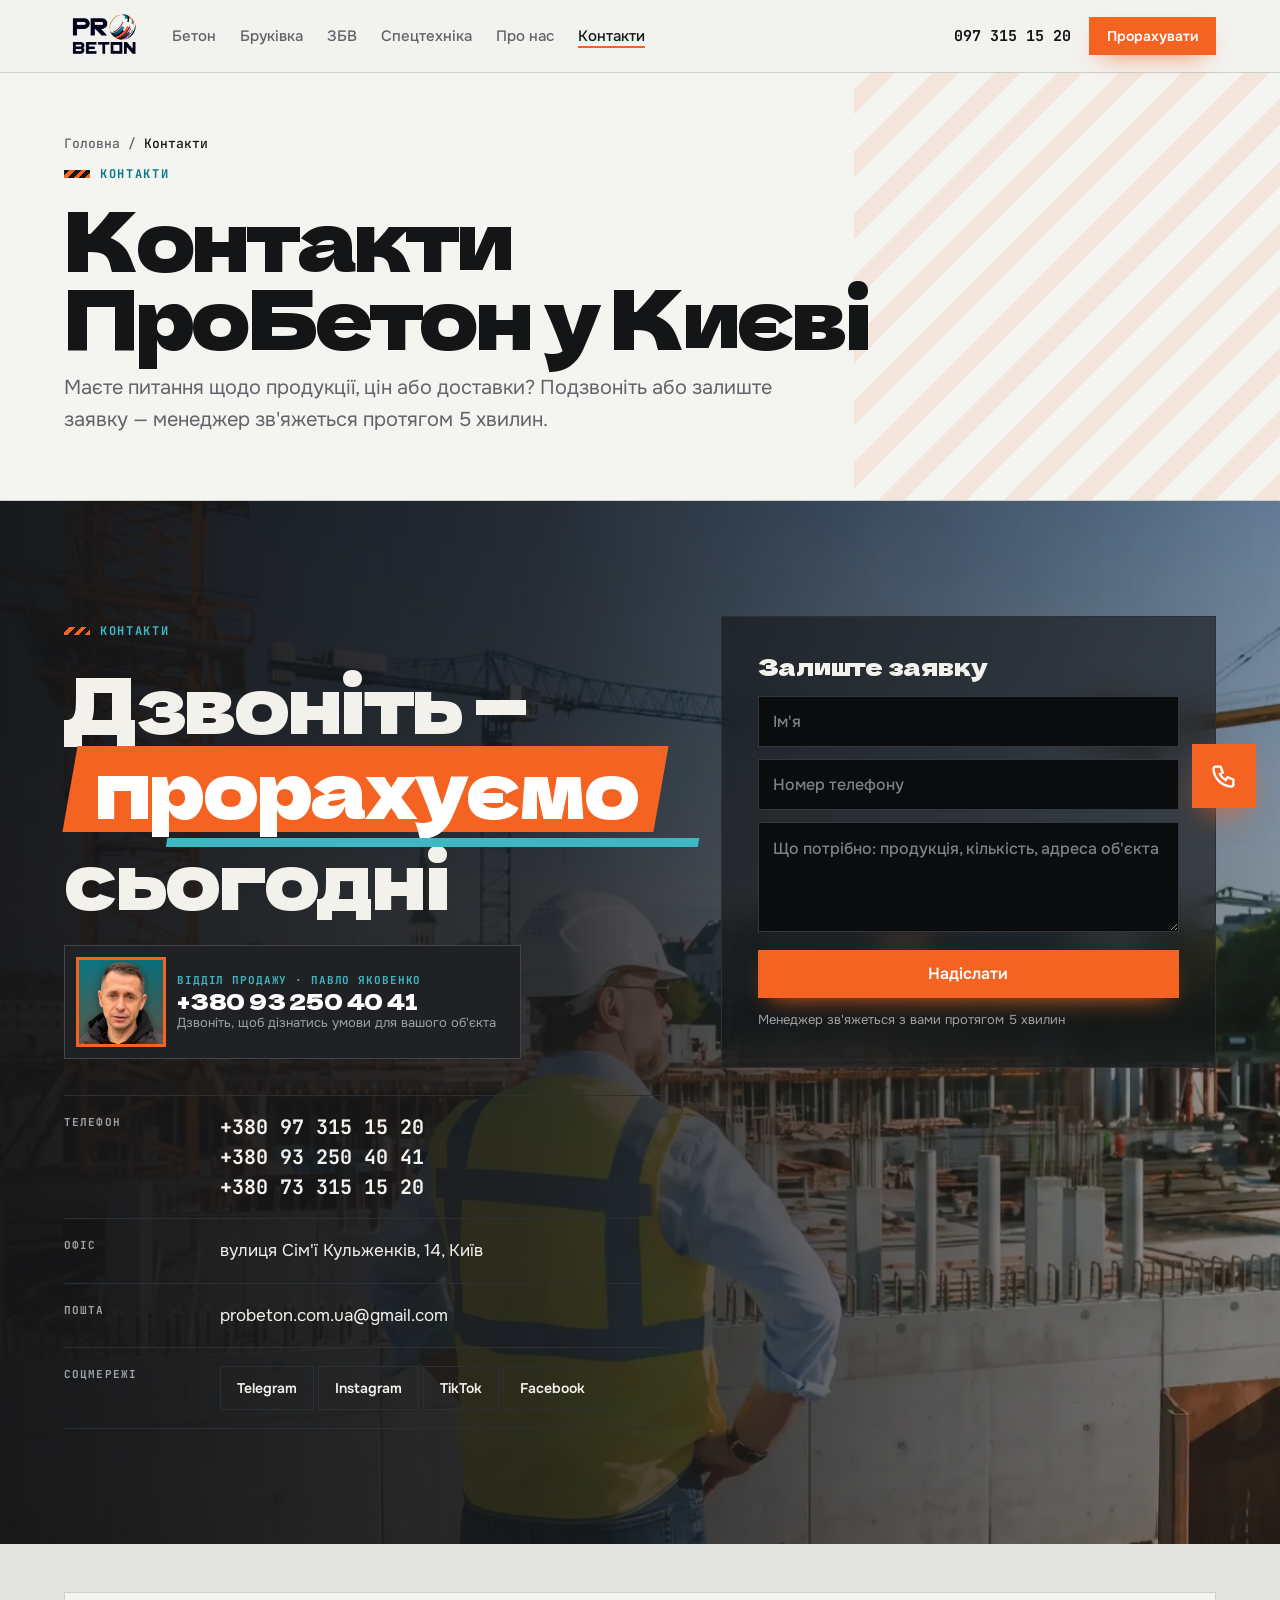
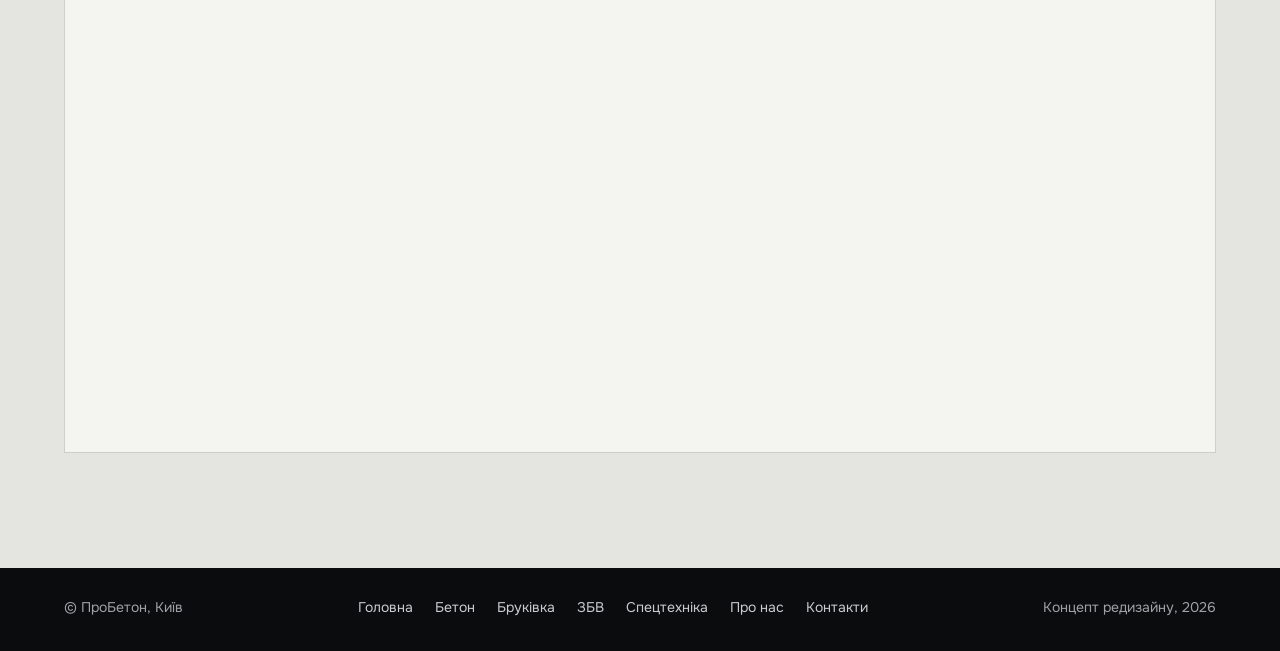
<file: kontakty/index.html>
<!doctype html>
<html lang="uk">
<head>
<meta charset="utf-8">
<meta name="viewport" content="width=device-width, initial-scale=1, viewport-fit=cover">
<link rel="preload" as="font" type="font/woff2" href="../fonts/dela-gothic-one-cyrillic-0.woff2" crossorigin>
<link rel="preload" as="font" type="font/woff2" href="../fonts/onest-cyrillic-12.woff2" crossorigin>
<style>@font-face { font-family: 'Dela Gothic One'; font-style: normal; font-weight: 400; font-display: swap; src: url(../fonts/dela-gothic-one-cyrillic-0.woff2) format('woff2'); unicode-range: U+0301, U+0400-045F, U+0490-0491, U+04B0-04B1, U+2116; }
@font-face { font-family: 'Dela Gothic One'; font-style: normal; font-weight: 400; font-display: swap; src: url(../fonts/dela-gothic-one-latin-ext-1.woff2) format('woff2'); unicode-range: U+0100-02BA, U+02BD-02C5, U+02C7-02CC, U+02CE-02D7, U+02DD-02FF, U+0304, U+0308, U+0329, U+1D00-1DBF, U+1E00-1E9F, U+1EF2-1EFF, U+2020, U+20A0-20AB, U+20AD-20C4, U+2113, U+2C60-2C7F, U+A720-A7FF; }
@font-face { font-family: 'Dela Gothic One'; font-style: normal; font-weight: 400; font-display: swap; src: url(../fonts/dela-gothic-one-latin-2.woff2) format('woff2'); unicode-range: U+0000-00FF, U+0131, U+0152-0153, U+02BB-02BC, U+02C6, U+02DA, U+02DC, U+0304, U+0308, U+0329, U+2000-206F, U+20AC, U+2122, U+2191, U+2193, U+2212, U+2215, U+FEFF, U+FFFD; }
@font-face { font-family: 'Geologica'; font-style: normal; font-weight: 500; font-display: swap; src: url(../fonts/geologica-cyrillic-ext-3.woff2) format('woff2'); unicode-range: U+0460-052F, U+1C80-1C8A, U+20B4, U+2DE0-2DFF, U+A640-A69F, U+FE2E-FE2F; }
@font-face { font-family: 'Geologica'; font-style: normal; font-weight: 500; font-display: swap; src: url(../fonts/geologica-cyrillic-4.woff2) format('woff2'); unicode-range: U+0301, U+0400-045F, U+0490-0491, U+04B0-04B1, U+2116; }
@font-face { font-family: 'Geologica'; font-style: normal; font-weight: 500; font-display: swap; src: url(../fonts/geologica-latin-ext-5.woff2) format('woff2'); unicode-range: U+0100-02BA, U+02BD-02C5, U+02C7-02CC, U+02CE-02D7, U+02DD-02FF, U+0304, U+0308, U+0329, U+1D00-1DBF, U+1E00-1E9F, U+1EF2-1EFF, U+2020, U+20A0-20AB, U+20AD-20C4, U+2113, U+2C60-2C7F, U+A720-A7FF; }
@font-face { font-family: 'Geologica'; font-style: normal; font-weight: 500; font-display: swap; src: url(../fonts/geologica-latin-6.woff2) format('woff2'); unicode-range: U+0000-00FF, U+0131, U+0152-0153, U+02BB-02BC, U+02C6, U+02DA, U+02DC, U+0304, U+0308, U+0329, U+2000-206F, U+20AC, U+2122, U+2191, U+2193, U+2212, U+2215, U+FEFF, U+FFFD; }
@font-face { font-family: 'Geologica'; font-style: normal; font-weight: 700; font-display: swap; src: url(../fonts/geologica-cyrillic-ext-3.woff2) format('woff2'); unicode-range: U+0460-052F, U+1C80-1C8A, U+20B4, U+2DE0-2DFF, U+A640-A69F, U+FE2E-FE2F; }
@font-face { font-family: 'Geologica'; font-style: normal; font-weight: 700; font-display: swap; src: url(../fonts/geologica-cyrillic-4.woff2) format('woff2'); unicode-range: U+0301, U+0400-045F, U+0490-0491, U+04B0-04B1, U+2116; }
@font-face { font-family: 'Geologica'; font-style: normal; font-weight: 700; font-display: swap; src: url(../fonts/geologica-latin-ext-5.woff2) format('woff2'); unicode-range: U+0100-02BA, U+02BD-02C5, U+02C7-02CC, U+02CE-02D7, U+02DD-02FF, U+0304, U+0308, U+0329, U+1D00-1DBF, U+1E00-1E9F, U+1EF2-1EFF, U+2020, U+20A0-20AB, U+20AD-20C4, U+2113, U+2C60-2C7F, U+A720-A7FF; }
@font-face { font-family: 'Geologica'; font-style: normal; font-weight: 700; font-display: swap; src: url(../fonts/geologica-latin-6.woff2) format('woff2'); unicode-range: U+0000-00FF, U+0131, U+0152-0153, U+02BB-02BC, U+02C6, U+02DA, U+02DC, U+0304, U+0308, U+0329, U+2000-206F, U+20AC, U+2122, U+2191, U+2193, U+2212, U+2215, U+FEFF, U+FFFD; }
@font-face { font-family: 'Geologica'; font-style: normal; font-weight: 800; font-display: swap; src: url(../fonts/geologica-cyrillic-ext-3.woff2) format('woff2'); unicode-range: U+0460-052F, U+1C80-1C8A, U+20B4, U+2DE0-2DFF, U+A640-A69F, U+FE2E-FE2F; }
@font-face { font-family: 'Geologica'; font-style: normal; font-weight: 800; font-display: swap; src: url(../fonts/geologica-cyrillic-4.woff2) format('woff2'); unicode-range: U+0301, U+0400-045F, U+0490-0491, U+04B0-04B1, U+2116; }
@font-face { font-family: 'Geologica'; font-style: normal; font-weight: 800; font-display: swap; src: url(../fonts/geologica-latin-ext-5.woff2) format('woff2'); unicode-range: U+0100-02BA, U+02BD-02C5, U+02C7-02CC, U+02CE-02D7, U+02DD-02FF, U+0304, U+0308, U+0329, U+1D00-1DBF, U+1E00-1E9F, U+1EF2-1EFF, U+2020, U+20A0-20AB, U+20AD-20C4, U+2113, U+2C60-2C7F, U+A720-A7FF; }
@font-face { font-family: 'Geologica'; font-style: normal; font-weight: 800; font-display: swap; src: url(../fonts/geologica-latin-6.woff2) format('woff2'); unicode-range: U+0000-00FF, U+0131, U+0152-0153, U+02BB-02BC, U+02C6, U+02DA, U+02DC, U+0304, U+0308, U+0329, U+2000-206F, U+20AC, U+2122, U+2191, U+2193, U+2212, U+2215, U+FEFF, U+FFFD; }
@font-face { font-family: 'Geologica'; font-style: normal; font-weight: 900; font-display: swap; src: url(../fonts/geologica-cyrillic-ext-3.woff2) format('woff2'); unicode-range: U+0460-052F, U+1C80-1C8A, U+20B4, U+2DE0-2DFF, U+A640-A69F, U+FE2E-FE2F; }
@font-face { font-family: 'Geologica'; font-style: normal; font-weight: 900; font-display: swap; src: url(../fonts/geologica-cyrillic-4.woff2) format('woff2'); unicode-range: U+0301, U+0400-045F, U+0490-0491, U+04B0-04B1, U+2116; }
@font-face { font-family: 'Geologica'; font-style: normal; font-weight: 900; font-display: swap; src: url(../fonts/geologica-latin-ext-5.woff2) format('woff2'); unicode-range: U+0100-02BA, U+02BD-02C5, U+02C7-02CC, U+02CE-02D7, U+02DD-02FF, U+0304, U+0308, U+0329, U+1D00-1DBF, U+1E00-1E9F, U+1EF2-1EFF, U+2020, U+20A0-20AB, U+20AD-20C4, U+2113, U+2C60-2C7F, U+A720-A7FF; }
@font-face { font-family: 'Geologica'; font-style: normal; font-weight: 900; font-display: swap; src: url(../fonts/geologica-latin-6.woff2) format('woff2'); unicode-range: U+0000-00FF, U+0131, U+0152-0153, U+02BB-02BC, U+02C6, U+02DA, U+02DC, U+0304, U+0308, U+0329, U+2000-206F, U+20AC, U+2122, U+2191, U+2193, U+2212, U+2215, U+FEFF, U+FFFD; }
@font-face { font-family: 'JetBrains Mono'; font-style: normal; font-weight: 500; font-display: swap; src: url(../fonts/jetbrains-mono-cyrillic-ext-7.woff2) format('woff2'); unicode-range: U+0460-052F, U+1C80-1C8A, U+20B4, U+2DE0-2DFF, U+A640-A69F, U+FE2E-FE2F; }
@font-face { font-family: 'JetBrains Mono'; font-style: normal; font-weight: 500; font-display: swap; src: url(../fonts/jetbrains-mono-cyrillic-8.woff2) format('woff2'); unicode-range: U+0301, U+0400-045F, U+0490-0491, U+04B0-04B1, U+2116; }
@font-face { font-family: 'JetBrains Mono'; font-style: normal; font-weight: 500; font-display: swap; src: url(../fonts/jetbrains-mono-latin-ext-9.woff2) format('woff2'); unicode-range: U+0100-02BA, U+02BD-02C5, U+02C7-02CC, U+02CE-02D7, U+02DD-02FF, U+0304, U+0308, U+0329, U+1D00-1DBF, U+1E00-1E9F, U+1EF2-1EFF, U+2020, U+20A0-20AB, U+20AD-20C4, U+2113, U+2C60-2C7F, U+A720-A7FF; }
@font-face { font-family: 'JetBrains Mono'; font-style: normal; font-weight: 500; font-display: swap; src: url(../fonts/jetbrains-mono-latin-10.woff2) format('woff2'); unicode-range: U+0000-00FF, U+0131, U+0152-0153, U+02BB-02BC, U+02C6, U+02DA, U+02DC, U+0304, U+0308, U+0329, U+2000-206F, U+20AC, U+2122, U+2191, U+2193, U+2212, U+2215, U+FEFF, U+FFFD; }
@font-face { font-family: 'JetBrains Mono'; font-style: normal; font-weight: 700; font-display: swap; src: url(../fonts/jetbrains-mono-cyrillic-ext-7.woff2) format('woff2'); unicode-range: U+0460-052F, U+1C80-1C8A, U+20B4, U+2DE0-2DFF, U+A640-A69F, U+FE2E-FE2F; }
@font-face { font-family: 'JetBrains Mono'; font-style: normal; font-weight: 700; font-display: swap; src: url(../fonts/jetbrains-mono-cyrillic-8.woff2) format('woff2'); unicode-range: U+0301, U+0400-045F, U+0490-0491, U+04B0-04B1, U+2116; }
@font-face { font-family: 'JetBrains Mono'; font-style: normal; font-weight: 700; font-display: swap; src: url(../fonts/jetbrains-mono-latin-ext-9.woff2) format('woff2'); unicode-range: U+0100-02BA, U+02BD-02C5, U+02C7-02CC, U+02CE-02D7, U+02DD-02FF, U+0304, U+0308, U+0329, U+1D00-1DBF, U+1E00-1E9F, U+1EF2-1EFF, U+2020, U+20A0-20AB, U+20AD-20C4, U+2113, U+2C60-2C7F, U+A720-A7FF; }
@font-face { font-family: 'JetBrains Mono'; font-style: normal; font-weight: 700; font-display: swap; src: url(../fonts/jetbrains-mono-latin-10.woff2) format('woff2'); unicode-range: U+0000-00FF, U+0131, U+0152-0153, U+02BB-02BC, U+02C6, U+02DA, U+02DC, U+0304, U+0308, U+0329, U+2000-206F, U+20AC, U+2122, U+2191, U+2193, U+2212, U+2215, U+FEFF, U+FFFD; }
@font-face { font-family: 'Onest'; font-style: normal; font-weight: 400; font-display: swap; src: url(../fonts/onest-cyrillic-ext-11.woff2) format('woff2'); unicode-range: U+0460-052F, U+1C80-1C8A, U+20B4, U+2DE0-2DFF, U+A640-A69F, U+FE2E-FE2F; }
@font-face { font-family: 'Onest'; font-style: normal; font-weight: 400; font-display: swap; src: url(../fonts/onest-cyrillic-12.woff2) format('woff2'); unicode-range: U+0301, U+0400-045F, U+0490-0491, U+04B0-04B1, U+2116; }
@font-face { font-family: 'Onest'; font-style: normal; font-weight: 400; font-display: swap; src: url(../fonts/onest-latin-ext-13.woff2) format('woff2'); unicode-range: U+0100-02BA, U+02BD-02C5, U+02C7-02CC, U+02CE-02D7, U+02DD-02FF, U+0304, U+0308, U+0329, U+1D00-1DBF, U+1E00-1E9F, U+1EF2-1EFF, U+2020, U+20A0-20AB, U+20AD-20C4, U+2113, U+2C60-2C7F, U+A720-A7FF; }
@font-face { font-family: 'Onest'; font-style: normal; font-weight: 400; font-display: swap; src: url(../fonts/onest-latin-14.woff2) format('woff2'); unicode-range: U+0000-00FF, U+0131, U+0152-0153, U+02BB-02BC, U+02C6, U+02DA, U+02DC, U+0304, U+0308, U+0329, U+2000-206F, U+20AC, U+2122, U+2191, U+2193, U+2212, U+2215, U+FEFF, U+FFFD; }
@font-face { font-family: 'Onest'; font-style: normal; font-weight: 500; font-display: swap; src: url(../fonts/onest-cyrillic-ext-11.woff2) format('woff2'); unicode-range: U+0460-052F, U+1C80-1C8A, U+20B4, U+2DE0-2DFF, U+A640-A69F, U+FE2E-FE2F; }
@font-face { font-family: 'Onest'; font-style: normal; font-weight: 500; font-display: swap; src: url(../fonts/onest-cyrillic-12.woff2) format('woff2'); unicode-range: U+0301, U+0400-045F, U+0490-0491, U+04B0-04B1, U+2116; }
@font-face { font-family: 'Onest'; font-style: normal; font-weight: 500; font-display: swap; src: url(../fonts/onest-latin-ext-13.woff2) format('woff2'); unicode-range: U+0100-02BA, U+02BD-02C5, U+02C7-02CC, U+02CE-02D7, U+02DD-02FF, U+0304, U+0308, U+0329, U+1D00-1DBF, U+1E00-1E9F, U+1EF2-1EFF, U+2020, U+20A0-20AB, U+20AD-20C4, U+2113, U+2C60-2C7F, U+A720-A7FF; }
@font-face { font-family: 'Onest'; font-style: normal; font-weight: 500; font-display: swap; src: url(../fonts/onest-latin-14.woff2) format('woff2'); unicode-range: U+0000-00FF, U+0131, U+0152-0153, U+02BB-02BC, U+02C6, U+02DA, U+02DC, U+0304, U+0308, U+0329, U+2000-206F, U+20AC, U+2122, U+2191, U+2193, U+2212, U+2215, U+FEFF, U+FFFD; }
@font-face { font-family: 'Onest'; font-style: normal; font-weight: 600; font-display: swap; src: url(../fonts/onest-cyrillic-ext-11.woff2) format('woff2'); unicode-range: U+0460-052F, U+1C80-1C8A, U+20B4, U+2DE0-2DFF, U+A640-A69F, U+FE2E-FE2F; }
@font-face { font-family: 'Onest'; font-style: normal; font-weight: 600; font-display: swap; src: url(../fonts/onest-cyrillic-12.woff2) format('woff2'); unicode-range: U+0301, U+0400-045F, U+0490-0491, U+04B0-04B1, U+2116; }
@font-face { font-family: 'Onest'; font-style: normal; font-weight: 600; font-display: swap; src: url(../fonts/onest-latin-ext-13.woff2) format('woff2'); unicode-range: U+0100-02BA, U+02BD-02C5, U+02C7-02CC, U+02CE-02D7, U+02DD-02FF, U+0304, U+0308, U+0329, U+1D00-1DBF, U+1E00-1E9F, U+1EF2-1EFF, U+2020, U+20A0-20AB, U+20AD-20C4, U+2113, U+2C60-2C7F, U+A720-A7FF; }
@font-face { font-family: 'Onest'; font-style: normal; font-weight: 600; font-display: swap; src: url(../fonts/onest-latin-14.woff2) format('woff2'); unicode-range: U+0000-00FF, U+0131, U+0152-0153, U+02BB-02BC, U+02C6, U+02DA, U+02DC, U+0304, U+0308, U+0329, U+2000-206F, U+20AC, U+2122, U+2191, U+2193, U+2212, U+2215, U+FEFF, U+FFFD; }
@font-face { font-family: 'Onest'; font-style: normal; font-weight: 700; font-display: swap; src: url(../fonts/onest-cyrillic-ext-11.woff2) format('woff2'); unicode-range: U+0460-052F, U+1C80-1C8A, U+20B4, U+2DE0-2DFF, U+A640-A69F, U+FE2E-FE2F; }
@font-face { font-family: 'Onest'; font-style: normal; font-weight: 700; font-display: swap; src: url(../fonts/onest-cyrillic-12.woff2) format('woff2'); unicode-range: U+0301, U+0400-045F, U+0490-0491, U+04B0-04B1, U+2116; }
@font-face { font-family: 'Onest'; font-style: normal; font-weight: 700; font-display: swap; src: url(../fonts/onest-latin-ext-13.woff2) format('woff2'); unicode-range: U+0100-02BA, U+02BD-02C5, U+02C7-02CC, U+02CE-02D7, U+02DD-02FF, U+0304, U+0308, U+0329, U+1D00-1DBF, U+1E00-1E9F, U+1EF2-1EFF, U+2020, U+20A0-20AB, U+20AD-20C4, U+2113, U+2C60-2C7F, U+A720-A7FF; }
@font-face { font-family: 'Onest'; font-style: normal; font-weight: 700; font-display: swap; src: url(../fonts/onest-latin-14.woff2) format('woff2'); unicode-range: U+0000-00FF, U+0131, U+0152-0153, U+02BB-02BC, U+02C6, U+02DA, U+02DC, U+0304, U+0308, U+0329, U+2000-206F, U+20AC, U+2122, U+2191, U+2193, U+2212, U+2215, U+FEFF, U+FFFD; }
</style>
<link rel="canonical" href="https://probeton-site-beta.vercel.app/kontakty/">
<meta name="robots" content="index, follow, max-image-preview:large">
<meta name="theme-color" content="#141517">
<meta property="og:type" content="website">
<meta property="og:site_name" content="ПроБетон">
<meta property="og:locale" content="uk_UA">
<meta property="og:url" content="https://probeton-site-beta.vercel.app/kontakty/">
<meta property="og:title" content="Контакти ПроБетон — телефони й адреса в Києві">
<meta property="og:description" content="Відділ продажу: +380 97 315 15 20, +380 93 250 40 41. Офіс — вулиця Сім'ї Кульженків, 14, Київ. Telegram, Instagram, Facebook, TikTok.">
<meta property="og:image" content="https://probeton-site-beta.vercel.app/img/og.jpg">
<meta property="og:image:width" content="1200"><meta property="og:image:height" content="630">
<meta name="twitter:card" content="summary_large_image">
<link rel="icon" href="../img/logo.png">
<script type="application/ld+json">{"@context":"https://schema.org","@graph":[{"@type":"HomeAndConstructionBusiness","@id":"https://probeton-site-beta.vercel.app/#org","name":"ПроБетон","alternateName":["ProBeton","Про Бетон"],"url":"https://probeton-site-beta.vercel.app/","logo":"https://probeton-site-beta.vercel.app/img/logo.png","image":"https://probeton-site-beta.vercel.app/img/og.jpg","description":"Бетон В7,5–В35 з доставкою міксером і подачею бетононасосом, тротуарна плитка й бордюри заводу Ковальська, залізобетонні вироби та оренда спецтехніки в Києві й Київській області.","telephone":"+380973151520","email":"probeton.com.ua@gmail.com","address":{"@type":"PostalAddress","streetAddress":"вулиця Сім'ї Кульженків, 14","addressLocality":"Київ","addressCountry":"UA"},"areaServed":[{"@type":"City","name":"Київ"},{"@type":"AdministrativeArea","name":"Київська область"}],"contactPoint":[{"@type":"ContactPoint","contactType":"sales","telephone":["+380973151520","+380932504041","+380733151520"],"availableLanguage":"uk"}],"sameAs":["https://t.me/Probeton0973151520","https://www.instagram.com/pro_beton_kyiv/","https://www.tiktok.com/@pro_beton_kyiv","https://www.facebook.com/ProBeton.Kiev"],"knowsAbout":["бетон","товарний бетон","тротуарна плитка","бруківка","бордюри","бетонні кільця","плити перекриття","бетононасос","кран-маніпулятор"],"makesOffer":[{"@type":"Offer","itemOffered":{"@type":"Service","name":"Бетон В7,5–В35 з доставкою","url":"https://probeton-site-beta.vercel.app/beton/"},"areaServed":"Київ і Київська область"},{"@type":"Offer","itemOffered":{"@type":"Service","name":"Тротуарна плитка й бордюри Ковальська","url":"https://probeton-site-beta.vercel.app/bruk/"},"areaServed":"Київ і Київська область"},{"@type":"Offer","itemOffered":{"@type":"Service","name":"Залізобетонні вироби: кільця, плити перекриття, балки","url":"https://probeton-site-beta.vercel.app/zbv/"},"areaServed":"Київ і Київська область"},{"@type":"Offer","itemOffered":{"@type":"Service","name":"Оренда спецтехніки: бетононасос, кран-маніпулятор, самоскид, екскаватор","url":"https://probeton-site-beta.vercel.app/tekhnika/"},"areaServed":"Київ і Київська область"},{"@type":"Offer","itemOffered":{"@type":"Service","name":"Укладання тротуарної плитки під ключ","url":"https://probeton-site-beta.vercel.app/bruk/"},"areaServed":"Київ і Київська область"}]},{"@type":"WebPage","@id":"https://probeton-site-beta.vercel.app/kontakty/#page","url":"https://probeton-site-beta.vercel.app/kontakty/","name":"Контакти ПроБетон — телефони й адреса в Києві","description":"Відділ продажу: +380 97 315 15 20, +380 93 250 40 41. Офіс — вулиця Сім'ї Кульженків, 14, Київ. Telegram, Instagram, Facebook, TikTok.","inLanguage":"uk","isPartOf":{"@id":"https://probeton-site-beta.vercel.app/#site"},"about":{"@id":"https://probeton-site-beta.vercel.app/#org"}},{"@type":"BreadcrumbList","itemListElement":[{"@type":"ListItem","position":1,"name":"Головна","item":"https://probeton-site-beta.vercel.app/"},{"@type":"ListItem","position":2,"name":"Контакти","item":"https://probeton-site-beta.vercel.app/kontakty/"}]}]}</script>
<script>if("IntersectionObserver"in window)document.documentElement.classList.add("lzb")</script>
<title>Контакти ПроБетон — телефони й адреса в Києві</title>
<meta name="claude:viewport-fit-sides" content="cover">
<meta name="description" content="Відділ продажу: +380 97 315 15 20, +380 93 250 40 41. Офіс — вулиця Сім'ї Кульженків, 14, Київ. Telegram, Instagram, Facebook, TikTok.">
<style>
/* Layout: світлий «бетонний» сайт зі смугами-розділами на всю ширину; темні смуги — для техніки й контактів; помаранчевий — лише дії */
:root{
  --concrete:#E4E5E1;   /* фон — сухий бетон */
  --slab:#F4F4F1;       /* картки — свіжа плита */
  --asphalt:#141517;    /* темні розділи й текст */
  --asphalt-2:#1E2023;
  --mut:#61656A;
  --mut-d:#9EA2A7;
  --line:#CDCFCA;
  --line-d:#2C2F33;
  --signal:#F46322;     /* дії — помаранчевий з логотипу */
  --teal:#067A87;       /* другий акцент — петрольний з логотипу: мітки, інформаційні блоки */
  --teal-lt:#3DB7C2;    /* той самий відтінок для темного тла */
  --teal-deep:#00495A;
  --mark:#F46322;       /* розмітка — з 05.11.2026 помаранчева, як дії (жовтий #F6C21A прибрали: було строкато) */
  /* заголовки — широкий Dela Gothic One (один накреслення, уже жирне); Geologica — запасний для знаків, яких у Dela немає */
  --display:"Dela Gothic One","Geologica","Arial Black",system-ui,sans-serif;
  --body:"Onest","Segoe UI",system-ui,sans-serif;
  --mono:"JetBrains Mono",ui-monospace,Consolas,monospace;
  /* бічні поля: на телефоні 16px, на ширших екранах ростуть разом з вікном */
  --pad:max(16px,5vw,env(safe-area-inset-left,0px));
  --pad-r:max(16px,5vw,env(safe-area-inset-right,0px));
  color-scheme:light;
}
*{box-sizing:border-box}
html{scroll-behavior:smooth;scroll-padding-top:84px}
body{margin:0;overflow-x:clip;background:var(--concrete);color:var(--asphalt);font:400 17px/1.6 var(--body);-webkit-font-smoothing:antialiased}
img{max-width:100%}
[hidden]{display:none!important}
body::before{content:"";position:fixed;inset:0 0 auto;height:env(safe-area-inset-top,0px);z-index:60;background:var(--slab)}
.in{max-width:calc(1360px + 2 * var(--pad));margin:0 auto;padding-left:var(--pad);padding-right:var(--pad-r)}
h1,h2,h3,h4{font-family:var(--display);margin:0;line-height:1.05;text-wrap:balance}
/* у Dela лише одна товщина — не даємо браузеру домальовувати «жирний» */
html{font-synthesis-weight:none}
h2{font-size:clamp(32px,5vw,60px);font-weight:900;letter-spacing:-.03em}
h3{font-size:20px;font-weight:700;letter-spacing:-.01em}
p{margin:0}
a{color:inherit}
.eyebrow{font:700 12px/1 var(--mono);letter-spacing:.14em;text-transform:uppercase;color:var(--teal);display:inline-flex;gap:10px;align-items:center}
:is(.dark,.photo,.hero) .eyebrow{color:var(--teal-lt)}
.eyebrow::before{content:"";width:26px;height:8px;background:repeating-linear-gradient(-45deg,var(--mark) 0 4px,var(--asphalt) 4px 8px)}
.dark .eyebrow::before{background:repeating-linear-gradient(-45deg,var(--mark) 0 4px,transparent 4px 8px)}
.lead{font-size:clamp(17px,1.6vw,20px);color:var(--mut);max-width:58ch}
.dark .lead{color:var(--mut-d)}
.num{font-family:var(--mono);font-variant-numeric:tabular-nums}

.btn{display:inline-flex;align-items:center;justify-content:center;gap:10px;border:0;border-radius:999px;padding:16px 26px;font:600 16px/1 var(--body);cursor:pointer;text-decoration:none;transition:transform .15s ease,background .2s,box-shadow .2s;white-space:nowrap}
.btn:active{transform:scale(.97)}
.btn-or{background:var(--signal);color:#fff;box-shadow:0 10px 24px -12px var(--signal)}
.btn-or:hover{background:#ff7438}
.btn-line{background:transparent;color:inherit;box-shadow:inset 0 0 0 1.5px currentColor}
.btn-line:hover{background:rgba(127,127,127,.12)}
.btn svg{width:18px;height:18px}
:is(a,button,input,select):focus-visible{outline:2px solid var(--signal);outline-offset:3px}

/* ---------- шапка ---------- */
.top{position:sticky;top:env(safe-area-inset-top,0px);z-index:50;background:color-mix(in srgb,var(--slab) 88%,transparent);backdrop-filter:blur(12px);border-bottom:1px solid var(--line)}
.top .in{display:flex;align-items:center;gap:28px;height:72px}
.logo{font:900 20px/1 var(--display);letter-spacing:-.03em;text-decoration:none;display:flex;align-items:center;gap:8px}
.logo img{height:48px;width:auto;display:block}
.top nav{display:flex;gap:24px;font-weight:500;font-size:15px}
.top nav a{text-decoration:none;color:var(--mut);transition:color .2s}
.top nav a:hover{color:var(--asphalt)}
.top .r{margin-left:auto;display:flex;align-items:center;gap:18px}
.top .tel{font:700 15px/1 var(--mono);text-decoration:none}
.top .btn{padding:12px 18px;font-size:14px}

/* ---------- перший екран ---------- */
.hero{padding-block:clamp(40px,7vw,96px);position:relative;overflow:hidden}
/* фото з probeton.com.ua; затемнена лише ліва частина під текстом. Фото збільшене й зсунуте праворуч,
   щоб будівельник було видно в просвіті між текстом і карткою прорахунку */
.hero{color:#fff;background:
  linear-gradient(90deg,rgb(13,14,16) 0%,rgb(13,14,16) 18%,rgba(13,14,16,.88) 30%,rgba(13,14,16,.45) 45%,rgba(13,14,16,0) 59%),
  url(../img/fon-heroi-3.webp) 0% 35%/max(121%,calc((100svh - 60px) * 2.36)) auto no-repeat rgb(13,14,16)}
.hero .lead br.d{display:none}
@media (min-width:1041px){.hero .lead br.d{display:inline}.hero .lead{max-width:none}}
/* головні слова по черзі отримують помаранчеву плашку: бетон → бруківка → техніка */
.hero h1{isolation:isolate}
.cyc{isolation:isolate}
.cyc .w{display:inline-block;position:relative;padding:.02em .2em .1em;margin:0 -.06em;transition:color .4s ease}
.cyc .w::before{content:"";position:absolute;inset:0;z-index:-1;background:var(--signal);transform:skewX(-10deg) scaleX(0);transform-origin:left center;transition:transform .55s cubic-bezier(.7,0,.2,1)}
.cyc .w::after{content:"";position:absolute;left:18%;right:-6%;bottom:-.12em;height:.1em;z-index:-1;background:var(--teal);transform:skewX(-10deg) scaleX(0);transform-origin:left center;transition:transform .45s cubic-bezier(.7,0,.2,1)}
.cyc .w.on::before,.cyc .w.on::after{transform:skewX(-10deg) scaleX(1)}
.cyc .w.on{color:#fff}.cyc .w.on::after{transition-delay:.25s}
.photo .cyc .w.on::after{background:var(--teal-lt)}
.hero h1 .w{display:block;position:relative;width:fit-content;padding:.02em .22em .1em;margin-left:-.22em}
.hero h1 .w::before{content:"";position:absolute;inset:0;z-index:-1;background:var(--signal);transform:skewX(-10deg) scaleX(0);transform-origin:left center;transition:transform .55s cubic-bezier(.7,0,.2,1)}
.hero h1 .w::after{content:"";position:absolute;left:18%;right:-6%;bottom:-.12em;height:.1em;z-index:-1;background:var(--teal);transform:skewX(-10deg) scaleX(0);transform-origin:left center;transition:transform .45s cubic-bezier(.7,0,.2,1)}
.hero h1 .w.on::before{transform:skewX(-10deg) scaleX(1)}
.hero h1 .w.on::after{transform:skewX(-10deg) scaleX(1);transition-delay:.25s}
@media (prefers-reduced-motion:reduce){.hero h1 .w::before,.hero h1 .w::after{transition:none}}
.hero .eyebrow::before{background:repeating-linear-gradient(-45deg,var(--mark) 0 4px,transparent 4px 8px)}
.hero h1{text-shadow:0 6px 40px rgba(0,0,0,.35)}
.hero h1 span.s{color:var(--signal)}
.hero .lead{color:#D9DBDE}
.hero .trust{color:#C3C6CA}
.hero .calc{box-shadow:0 40px 80px -30px rgba(0,0,0,.8),0 0 0 1px rgba(255,255,255,.1);background:rgba(20,21,23,.86);backdrop-filter:blur(14px);-webkit-backdrop-filter:blur(14px)}
.stats-band .stats{margin-top:0;border-top:0;border-bottom:1px solid var(--line)}
.stats-band .stat{padding:clamp(28px,4vw,48px) 12px;text-align:center}
.hero .in{display:grid;grid-template-columns:1.25fr .9fr;gap:clamp(24px,4vw,64px);align-items:start;position:relative;z-index:1}
.hero h1{font-size:clamp(48px,9vw,118px);font-weight:900;letter-spacing:-.045em;line-height:.92;margin-top:22px}
.hero h1 .o{color:var(--signal)}
.hero h1 .s{display:block;font-size:max(18px,.34em);letter-spacing:-.02em;line-height:1.1;font-weight:700;color:var(--mut);margin-top:18px}
.hero .lead{margin-top:26px}
.hero .ctas{display:flex;gap:12px;flex-wrap:wrap;margin-top:32px}
.trust{display:flex;flex-wrap:wrap;gap:8px 22px;margin-top:30px;font-size:14px;color:var(--mut)}
.trust span{display:inline-flex;gap:8px;align-items:center}
.trust span::before{content:"";width:7px;height:7px;background:var(--signal);border-radius:2px}

/* калькулятор */
.calc{background:var(--asphalt);color:#F2F1EC;border-radius:24px;padding:24px;display:grid;gap:18px;box-shadow:0 40px 80px -40px rgba(0,0,0,.6);position:relative}
.calc::before{content:"";position:absolute;left:24px;right:24px;top:-6px;height:12px;border-radius:6px;background:repeating-linear-gradient(-45deg,var(--mark) 0 10px,var(--asphalt) 10px 20px)}
.calc h3{font-size:22px}
.calc .hint{font-size:14px;color:var(--mut-d);margin-top:6px}
.tabs{display:grid;grid-template-columns:1fr 1fr;background:#0B0C0D;border-radius:999px;padding:4px}
.tab{border:0;background:transparent;color:var(--mut-d);font:600 15px/1 var(--body);padding:12px;border-radius:999px;cursor:pointer;transition:background .2s,color .2s}
.tab[aria-selected="true"]{background:#F2F1EC;color:var(--asphalt)}
.calc .lbl{font:700 11px/1 var(--mono);letter-spacing:.1em;text-transform:uppercase;color:var(--mut-d);display:block;margin-bottom:10px}
.chips{display:flex;flex-wrap:wrap;gap:6px}
.chip{border:1px solid #34373C;background:transparent;color:#F2F1EC;font:700 13px/1 var(--mono);padding:9px 11px;border-radius:9px;cursor:pointer;transition:background .15s,border-color .15s}
.chip:hover{border-color:#6A6E74}
.chip[aria-pressed="true"]{background:var(--signal);border-color:var(--signal);color:#fff}
.vol{display:flex;align-items:center;gap:14px}
.vol input{flex:1;min-width:0;accent-color:var(--signal)}
.vol output{font:700 24px/1 var(--mono);min-width:6ch;text-align:right}
.check{display:flex;gap:10px;align-items:center;font-size:15px;cursor:pointer}
.check input{width:19px;height:19px;accent-color:var(--signal)}
.two{display:grid;grid-template-columns:1fr 1fr;gap:8px}
.field{width:100%;background:#0B0C0D;border:1px solid #34373C;border-radius:12px;color:#F2F1EC;font:500 16px/1 var(--body);padding:14px}
.field::placeholder{color:#7C8086}
.calc .btn{width:100%}
.calc .sum{font:500 13px/1.4 var(--mono);color:var(--mut-d)}
.ok{background:#13281C;border:1px solid #2E6043;color:#C3EDD2;border-radius:12px;padding:14px;font-size:14px}

/* цифри */
.stats{margin-top:clamp(40px,6vw,80px);border-top:1px solid var(--line);position:relative;z-index:1}
.stats .in{display:grid;grid-template-columns:repeat(4,1fr)}
.stat{padding:28px 24px 30px 0;border-right:1px solid var(--line);min-width:0}
.stat + .stat{padding-left:24px}
.stat:last-child{border-right:0}
.stat b{display:block;font:900 clamp(26px,3.6vw,50px)/1 var(--display);letter-spacing:-.04em;white-space:nowrap}
.stat b small{font-size:.42em;color:var(--signal);letter-spacing:0;margin-left:2px}
.stat span{display:block;margin-top:10px;color:var(--mut);font-size:15px}

/* біжучий рядок */
.ticker{background:var(--signal);color:#fff;overflow:hidden;white-space:nowrap;border-block:2px solid var(--asphalt)}
.ticker div{display:inline-flex;gap:40px;padding-block:16px;font:900 clamp(18px,2.4vw,28px)/1 var(--display);letter-spacing:-.01em;animation:run 32s linear infinite}
.ticker span{display:inline-flex;gap:40px;align-items:center}
.ticker span::after{content:"";width:14px;height:14px;background:var(--asphalt);transform:rotate(45deg)}
@keyframes run{to{transform:translateX(-50%)}}

/* розділи */
.band{padding-block:clamp(64px,9vw,120px)}
.band-head{display:grid;grid-template-columns:1fr auto;gap:24px;align-items:end;margin-bottom:clamp(32px,4vw,56px)}
.band-head > div{display:grid;gap:18px;min-width:0}
.dark{background:var(--asphalt);color:#F2F1EC}

/* ---------- бетон ---------- */
.beton{display:grid;grid-template-columns:1.1fr .9fr;gap:20px}
.grades{background:var(--slab);border:1px solid var(--line);border-radius:24px;padding:clamp(20px,3vw,36px);display:grid;gap:26px;min-width:0}
.gscale{display:grid;grid-template-columns:repeat(7,1fr);gap:6px}
.g{border:0;cursor:pointer;border-radius:12px;padding:14px 4px 12px;background:var(--concrete);display:grid;gap:10px;justify-items:center;font:700 clamp(13px,1.5vw,17px)/1 var(--mono);color:var(--asphalt);transition:background .2s,color .2s,transform .15s}
.g i{display:block;width:100%;max-width:34px;border-radius:4px;background:#B9BBB6;transition:background .2s}
.g:hover{transform:translateY(-2px)}
.g[aria-pressed="true"]{background:var(--asphalt);color:#fff}
.g[aria-pressed="true"] i{background:var(--signal)}
.gout{display:grid;grid-template-columns:auto 1fr;gap:20px 28px;align-items:center}
.gout .big{font:900 clamp(56px,8vw,104px)/.9 var(--display);letter-spacing:-.05em;color:var(--signal)}
.gout h3{font-size:22px}
.gout p{color:var(--mut);margin-top:8px}
.gout small{display:block;margin-top:12px;font:500 12px/1.4 var(--mono);color:var(--mut)}
.side{display:grid;gap:20px}
.feat{border-radius:24px;padding:28px;display:grid;gap:12px;align-content:start;min-width:0}
.feat.or{background:var(--signal);color:#fff}
.feat.or p{color:#FFE5D6}
.feat.sl{background:linear-gradient(150deg,var(--teal) 0%,var(--teal-deep) 100%);color:#fff}
.feat.sl p{color:#CDEBEE}
.feat.sl svg *{stroke:#fff}
.feat.sl svg circle{fill:var(--teal-deep)}
.feat h3{font-size:24px}
.feat svg{width:54px;height:36px}

/* ---------- бруківка ---------- */
.show{display:grid;grid-template-columns:1.3fr 1fr;border-radius:28px;overflow:hidden;background:var(--slab);border:1px solid var(--line);margin-bottom:24px}
.pave{min-height:460px;position:relative;background:#2A2B2D;overflow:hidden}
/* двір: справжній фрагмент викладки з каталогу, повторений у реальному масштабі (--bs — ширина одного фрагмента) */
.pave .tex{position:absolute;inset:0;background-repeat:repeat;background-position:center;background-size:var(--bs,50%) auto;transition:opacity .35s ease}
.pave .tex.fade{opacity:0}
.msel{display:flex;flex-wrap:wrap;gap:6px}
.msel button{border:1px solid var(--line);background:var(--concrete);font:700 13px/1 var(--body);padding:9px 12px;cursor:pointer;color:var(--asphalt);white-space:nowrap;transition:background .2s,color .2s,border-color .2s}
.msel button:hover{border-color:var(--signal)}
.msel button[aria-pressed="true"]{background:var(--signal);border-color:var(--signal);color:#fff}
.hsel[hidden]{display:none}
/* телефон: моделі в один ряд, квадратики кольорів — як у картках каталогу */
@media (max-width:680px){
  .msel{display:grid;grid-template-columns:repeat(4,minmax(0,1fr));gap:4px}
  .msel button{font-size:11px;line-height:1.15;padding:8px 2px;white-space:normal;text-align:center;letter-spacing:-.01em;min-width:0}
  .sws{gap:6px}
  .sws .sw{width:30px;height:30px;border-width:2px}
}
.pave img.fade{opacity:0}
.pave .lab{position:absolute;left:20px;bottom:20px;z-index:1;background:rgba(20,21,23,.82);color:#fff;border-radius:999px;padding:10px 16px;font:700 13px/1 var(--mono);backdrop-filter:blur(6px)}
.show .info{padding:clamp(24px,3vw,44px);display:grid;gap:18px;align-content:start;min-width:0}
.show h3{font-size:clamp(30px,3.4vw,44px);font-weight:900;letter-spacing:-.03em}
.show .info > p{color:var(--mut)}
.sws{display:flex;flex-wrap:wrap;gap:10px}
.sw{width:48px;height:48px;border-radius:12px;border:3px solid var(--slab);background-size:300%;background-position:center;box-shadow:0 0 0 1px var(--line);cursor:pointer;padding:0;transition:transform .15s,box-shadow .15s}
.sw:hover{transform:scale(1.08)}
.sw[aria-pressed="true"]{box-shadow:0 0 0 2px var(--asphalt)}
.cname{font-size:15px;color:var(--mut)} .cname b{color:var(--asphalt);text-transform:capitalize}
.hsel{display:inline-grid;grid-template-columns:1fr 1fr;background:var(--concrete);border-radius:999px;padding:4px;justify-self:start}
.hsel button{border:0;background:transparent;font:700 13px/1 var(--mono);padding:10px 16px;border-radius:999px;cursor:pointer;color:var(--mut)}
.hsel button[aria-pressed="true"]{background:var(--asphalt);color:#fff}
.price{display:flex;align-items:baseline;gap:12px;flex-wrap:wrap}
.price b{font:900 44px/1 var(--display);letter-spacing:-.03em}
.price span{font:500 13px/1.3 var(--mono);color:var(--mut)}

.filters{display:flex;flex-wrap:wrap;gap:8px;margin-bottom:18px}
.fl{border:1px solid var(--line);background:var(--slab);font:600 14px/1 var(--body);padding:11px 16px;border-radius:999px;cursor:pointer;color:var(--asphalt)}
.fl[aria-pressed="true"]{background:var(--asphalt);border-color:var(--asphalt);color:#fff}
.grid{display:grid;grid-template-columns:repeat(auto-fill,minmax(min(100%,250px),1fr));gap:14px}
.card{background:var(--slab);border:1px solid var(--line);border-radius:20px;padding:14px 14px 18px;display:grid;gap:12px;align-content:start;transition:transform .45s cubic-bezier(.22,.61,.36,1),box-shadow .45s ease;min-width:0}
.card:hover{transform:translateY(-4px);box-shadow:0 20px 40px -24px rgba(0,0,0,.35)}
.card .ph{aspect-ratio:16/10;max-width:100%;border-radius:12px;position:relative;overflow:hidden}
.card .ph{background:#fff}
.card .ph img{width:100%;height:100%;object-fit:cover;display:block;transition:transform .8s cubic-bezier(.22,.61,.36,1)}
.card .ph.fit img{object-fit:contain;padding:10px}
.ph.tex{background-repeat:repeat;background-position:center;transition:opacity .25s ease}
.card:hover .ph img{transform:scale(1.06)}
.card .dims{font:500 12px/1 var(--mono);color:var(--mut)}
.card h4{font:700 17px/1.25 var(--body)}
.dots{display:flex;gap:6px;flex-wrap:wrap}
.dots i{width:16px;height:16px;border-radius:50%;box-shadow:inset 0 0 0 1px rgba(0,0,0,.15)}
.card .bot{display:flex;justify-content:space-between;align-items:center;gap:10px;padding-top:12px;border-top:1px dashed var(--line)}
.card .bot b{font:900 20px/1 var(--display);letter-spacing:-.02em}
.card .bot b.q{font:600 14px/1.2 var(--body);color:var(--mut)}
.card .add{border:0;background:var(--asphalt);color:#fff;width:40px;height:40px;border-radius:50%;cursor:pointer;font-size:20px;line-height:1;flex:none}
.card .add:hover{background:var(--signal)}
.foot-note{margin-top:18px;font:500 12px/1.5 var(--mono);color:var(--mut)}

/* ---------- ЗБВ ---------- */
.zbv{display:grid;grid-template-columns:repeat(3,1fr);gap:14px}
.zb{background:var(--slab);border:1px solid var(--line);border-radius:24px;padding:26px;display:grid;gap:16px;align-content:start;min-width:0}
.zb svg{width:100%;height:120px}
.zb p{color:var(--mut);font-size:15px}

/* ---------- техніка ---------- */
.fleet{display:grid;grid-template-columns:repeat(3,1fr);gap:1px;background:var(--line-d);border:1px solid var(--line-d);border-radius:28px;overflow:hidden}
.mach{background:var(--asphalt);padding:clamp(22px,2.6vw,34px);display:grid;gap:14px;align-content:start;transition:background .25s;min-width:0}
.mach:hover{background:var(--asphalt-2)}
.mach svg{width:84px;height:52px}
.mach h3{font-size:22px}
.mach p{color:var(--mut-d);font-size:15px}
.mach a{font-weight:600;font-size:15px;color:var(--signal);text-decoration:none;margin-top:4px}
.mach.hl{background:var(--signal);color:#fff}
.mach.hl p{color:#FFE5D6}
.mach.hl a{color:#fff}
.mach.hl svg *{stroke:#fff}

/* ---------- як працюємо ---------- */
.flow{display:grid;grid-template-columns:repeat(4,1fr);gap:14px;counter-reset:f;list-style:none;padding:0;margin:0}
.flow li{counter-increment:f;background:var(--slab);border:1px solid var(--line);border-radius:24px;padding:26px;display:grid;gap:12px;align-content:start;position:relative;min-width:0}
.flow li::before{content:counter(f,decimal-leading-zero);font:700 15px/1 var(--mono);color:var(--signal)}
.flow li p{color:var(--mut);font-size:15px}
.flow li.now{background:var(--asphalt);color:#fff;border-color:var(--asphalt)}
.flow li.now p{color:var(--mut-d)}
.flow .t{font:900 34px/1 var(--display);letter-spacing:-.03em}

/* нам довіряють */
.partners{padding-block:clamp(56px,7vw,100px) clamp(24px,3vw,40px)}
.partners-head{display:grid;justify-items:center;text-align:center;gap:18px;margin-bottom:clamp(28px,4vw,48px)}
.pmq{overflow:hidden;border-block:1px solid var(--line);padding-block:28px;-webkit-mask-image:linear-gradient(90deg,transparent,#000 8%,#000 92%,transparent);mask-image:linear-gradient(90deg,transparent,#000 8%,#000 92%,transparent)}
.pmq-row{display:inline-flex;gap:20px;padding-right:20px;white-space:nowrap;animation:run 40s linear infinite}
.pmq:hover .pmq-row{animation-play-state:paused}
.pl{display:inline-flex;align-items:center;justify-content:center;min-width:240px;height:96px;padding:0 32px;background:var(--slab);border:1px solid var(--line);font:800 20px/1 var(--display);color:#8F949A;transition:color .2s,border-color .2s}
.pl:hover{color:var(--asphalt);border-color:var(--signal)}
@media (prefers-reduced-motion:reduce){.pmq-row{animation:none}}

/* переваги */
.partners-head .lead{max-width:60ch}
.adv{display:grid;grid-template-columns:repeat(3,minmax(0,1fr));gap:20px}
.advc{display:flex;gap:22px;align-items:flex-start;background:var(--slab);border:1px solid var(--line);padding:clamp(24px,2.6vw,36px);transition:background .4s ease,border-color .4s ease,color .4s ease,transform .45s cubic-bezier(.22,.61,.36,1);min-width:0}
.advc > div{display:grid;gap:12px;min-width:0;flex:1}
.advc small{display:flex;align-items:center;gap:14px;font:700 14px/1 var(--mono);color:var(--mut)}
.advc small::after{content:"";flex:1;height:1px;background:var(--line)}
.advc h3{font:800 clamp(20px,1.8vw,25px)/1.15 var(--display);letter-spacing:-.02em}
.advc p{color:var(--mut);font-size:16px;line-height:1.55}
.advi{flex:none;width:60px;height:60px;display:grid;place-items:center;background:#FDE6DA;color:var(--signal);transition:background .3s,color .3s}
.advi svg{width:26px;height:26px;fill:none;stroke:currentColor;stroke-width:1.8;stroke-linecap:round;stroke-linejoin:round}
.advc:hover{background:var(--signal);border-color:var(--signal);color:#fff;transform:translateY(-4px)}
.advc:hover p,.advc:hover small{color:#FFE5D6}
.advc:hover small::after{background:rgba(255,255,255,.4)}
.advc:hover .advi{background:#fff;color:var(--signal)}
@media (max-width:1040px){.adv{grid-template-columns:1fr 1fr}}
@media (max-width:640px){.adv{grid-template-columns:1fr}.advc{gap:16px}}

/* як ми працюємо — кроки з перемиканням; на телефоні замість кнопок кроків — стрілки */
.stp-nav{display:none;align-items:center;gap:10px}
.stp-arr{flex:none;width:52px;height:52px;border:0;background:var(--signal);color:#fff;display:grid;place-items:center;cursor:pointer;transition:background .3s ease}
.stp-arr:active{background:#ff7438}
.stp-arr svg{width:24px;height:24px;fill:none;stroke:currentColor;stroke-width:2.4;stroke-linecap:round;stroke-linejoin:round}
.stp-cap{flex:1;display:grid;gap:4px;text-align:center;color:#fff;min-width:0}
.stp-cap b{font-size:18px;letter-spacing:.06em}
.stp-cap span{font-size:13px;color:#D7D9DC}
@media (max-width:1040px){.stp-tabs{display:none!important}.stp-nav{display:flex}}
.stp{display:grid;gap:18px}
.stp-tabs{display:grid;grid-template-columns:repeat(4,minmax(0,1fr));gap:14px}
.stp-tab{display:flex;align-items:center;gap:16px;padding:20px;text-align:left;cursor:pointer;color:#fff;font:inherit;background:rgba(255,255,255,.1);border:1px solid rgba(255,255,255,.18);backdrop-filter:blur(14px);-webkit-backdrop-filter:blur(14px);transition:background .25s,border-color .25s,transform .25s;position:relative;overflow:hidden;min-width:0}
.stp-tab:hover{background:rgba(255,255,255,.18);transform:translateY(-2px)}
.stp-tab span{display:grid;gap:6px;min-width:0}
.stp-tab small{font:700 12px/1 var(--mono);letter-spacing:.14em;text-transform:uppercase;color:#C3C6CA}
.stp-tab b{font:800 19px/1.15 var(--display)}
.stp-tab.on{background:var(--signal);border-color:var(--signal)}
.stp-tab.on small{color:#FFE5D6}
.stp-tab::after{content:"";position:absolute;left:0;bottom:0;height:3px;width:0;background:var(--asphalt)}
.stp-tab.on.run::after{animation:stpbar var(--stp-dur,6s) linear forwards}
@keyframes stpbar{to{width:100%}}
.stp-ic{flex:none;width:48px;height:48px;display:grid;place-items:center;background:rgba(255,255,255,.14)}
.stp-tab.on .stp-ic{background:var(--asphalt)}
.stp-ic svg{width:24px;height:24px;fill:none;stroke:currentColor;stroke-width:1.8;stroke-linecap:round;stroke-linejoin:round}
.stp-panel{display:grid;grid-template-columns:minmax(0,.75fr) minmax(0,1.6fr);background:var(--slab);color:var(--asphalt);min-height:340px}
.stp-side{background:var(--asphalt);color:#fff;padding:clamp(28px,4vw,56px);display:flex;flex-direction:column;align-items:flex-start;gap:16px}
.stp-n{font:900 clamp(72px,9vw,128px)/.85 var(--display);letter-spacing:-.05em;color:var(--signal)}
.stp-ic.big{width:72px;height:72px;background:var(--mark);color:var(--asphalt);margin-top:8px}
.stp-ic.big svg{width:34px;height:34px}
.stp-side small{margin-top:auto;font:700 12px/1 var(--mono);letter-spacing:.16em;text-transform:uppercase;color:#9A9EA3}
.stp-side span{font:800 22px/1.2 var(--display)}
.stp-body{padding:clamp(28px,4vw,56px);display:grid;gap:20px;align-content:start}
.stp-body h3{font:900 clamp(30px,3.4vw,46px)/1 var(--display);letter-spacing:-.03em}
.stp-body p{font-size:clamp(16px,1.4vw,19px);line-height:1.55;color:var(--mut);max-width:62ch}
.stp-ok{list-style:none;margin:8px 0 0;padding:0;display:grid;grid-template-columns:repeat(3,minmax(0,1fr));gap:12px}
.stp-ok li{display:flex;align-items:center;gap:10px;background:#fff;border:1px solid var(--line);padding:16px 18px;font-weight:600;font-size:15px;min-width:0}
.stp-ok li::before{content:"";flex:none;width:18px;height:10px;border-left:2.5px solid var(--signal);border-bottom:2.5px solid var(--signal);transform:rotate(-45deg) translate(2px,-2px)}
.stp-side > *,.stp-body > *{transition:opacity .25s ease,translate .25s ease}
.stp-panel.swap .stp-side > *,.stp-panel.swap .stp-body > *{opacity:0;translate:0 10px}
@media (max-width:1040px){
  .stp-tabs{grid-template-columns:repeat(4,minmax(220px,1fr));overflow-x:auto;scroll-snap-type:x mandatory;padding-bottom:4px}
  .stp-tab{scroll-snap-align:start}
  .stp-panel{grid-template-columns:1fr}
  .stp-side{flex-direction:row;flex-wrap:wrap;align-items:center}
  .stp-side small{margin-top:0;width:100%}
  .stp-ok{grid-template-columns:1fr}
}

/* фото-розділи: оригінальні фони з probeton.com.ua без розмиття */
.photo{color:#fff;background:linear-gradient(180deg,rgba(14,15,17,.35) 0%,rgba(14,15,17,.55) 45%,rgba(14,15,17,.92) 100%),url(../img/fon-komanda.webp) center 30%/cover no-repeat var(--asphalt);padding-top:clamp(120px,18vw,260px)}
/* ліниві фони: поки блок далеко від екрана, фото не вантажиться (клас lzb ставить скрипт у <head>, bgok — скрипт прокрутки) */
html.lzb .lzbg:not(.bgok){background-image:none!important}
.photo .eyebrow::before{background:repeating-linear-gradient(-45deg,var(--mark) 0 4px,transparent 4px 8px)}
.photo h2{text-shadow:0 4px 30px rgba(0,0,0,.4)}
.photo .flow li{background:rgba(255,255,255,.1);border-color:rgba(255,255,255,.18);backdrop-filter:blur(14px);-webkit-backdrop-filter:blur(14px);color:#fff}
.photo .flow li p{color:#D7D9DC}
.photo .flow li.now{background:var(--signal);border-color:var(--signal)}
.photo .flow li.now::before{color:#fff}
.photo .flow li.now p{color:#FFE5D6}
#kontakty{background:linear-gradient(90deg,rgba(20,21,23,.96) 0%,rgba(20,21,23,.82) 42%,rgba(20,21,23,.25) 100%),url(../img/fon-krany-2.webp) calc(36vw - 557px) center/auto 100% no-repeat var(--asphalt)}
/* якщо перед контактами блок з фото («Як ми працюємо») — контакти на суцільному тлі, щоб не йшли два фото поспіль */
#kontakty.plain{background:var(--asphalt)}
#kontakty .form{background:rgba(20,21,23,.62);backdrop-filter:blur(16px);-webkit-backdrop-filter:blur(16px);align-self:start}
.lines .v.soc{display:flex}

/* ---------- про нас ---------- */
.about > *{min-width:0}
.about{display:grid;grid-template-columns:minmax(0,1fr);gap:clamp(36px,4.5vw,64px);align-items:start}
.story{display:grid;grid-template-columns:1.15fr 1fr;gap:14px clamp(24px,5vw,80px);font-size:18px;align-items:start}
.story p:first-child{grid-row:span 2}
.story p{color:var(--mut)}
.story p:first-child{color:var(--asphalt);font-size:clamp(20px,2vw,24px);line-height:1.45;font-weight:500}
.team{display:grid;grid-template-columns:repeat(3,1fr);gap:clamp(12px,1.8vw,24px)}
.person{margin:0;position:relative;border-radius:28px;overflow:hidden;aspect-ratio:4/5;max-width:100%;background:var(--asphalt);min-width:0}
.person img{width:100%;height:100%;object-fit:cover;object-position:50% 0;display:block;transition:transform .6s ease}
.person:hover img{transform:scale(1.04)}
.person figcaption{position:absolute;inset:auto 0 0;padding:90px clamp(16px,2vw,28px) clamp(16px,2vw,26px);color:#fff;background:linear-gradient(rgba(0,36,46,0),rgba(0,36,46,.82) 45%,rgba(0,30,38,.96))}
.person{background:var(--teal-deep)}
.person b{font:800 clamp(18px,1.7vw,24px)/1.15 var(--display);letter-spacing:-.01em;display:block}
.person span{font-size:clamp(13px,1.1vw,16px);color:#C9E4E7;display:block;margin-top:6px;line-height:1.3}
#tekhnika{position:relative}
#tekhnika .in{position:relative}
.loader{position:absolute;right:var(--pad-r);top:clamp(-170px,-11vw,-80px);width:min(44vw,560px);height:auto;pointer-events:none;z-index:2;filter:drop-shadow(0 34px 40px rgba(0,0,0,.55))}
.tech-head{padding-right:min(40vw,520px);grid-template-columns:1fr}
.tech-head .btn{justify-self:start}
.objs{display:grid;grid-template-columns:repeat(4,1fr);gap:14px;margin-top:clamp(40px,5vw,64px)}
.obj{aspect-ratio:4/5;max-width:100%;border-radius:20px;border:2px dashed var(--line);display:grid;place-items:end start;padding:18px;background:repeating-linear-gradient(-45deg,transparent 0 14px,rgba(0,0,0,.03) 14px 28px)}
.obj span{font:500 12px/1.4 var(--mono);color:var(--mut)}
.obj b{display:block;font:700 15px/1.3 var(--body);color:var(--asphalt);margin-bottom:4px}

/* ---------- контакти ---------- */
.contact{display:grid;grid-template-columns:1.1fr .9fr;gap:clamp(24px,4vw,64px)}
.contact h2{font-size:clamp(36px,6vw,80px)}
.contact h2 .o{color:var(--signal)}
.lines{display:grid;gap:0;margin-top:36px;border-top:1px solid var(--line-d)}
.lines > div{display:grid;grid-template-columns:140px 1fr;gap:16px;padding-block:18px;border-bottom:1px solid var(--line-d)}
.lines dt,.lines .k{font:700 11px/1.6 var(--mono);letter-spacing:.1em;text-transform:uppercase;color:var(--mut-d)}
.lines .v{font-size:17px;display:grid;gap:4px;min-width:0;overflow-wrap:anywhere}
.lines .v a{text-decoration:none}
.lines .v a:hover{color:var(--signal)}
.lines .tels a{font:700 20px/1.3 var(--mono)}
.soc{display:flex;gap:10px;flex-wrap:wrap}
.soc a{display:inline-flex;align-items:center;gap:8px;border:1px solid var(--line-d);border-radius:999px;padding:10px 16px;text-decoration:none;font-size:14px;font-weight:600;transition:border-color .2s,color .2s}
.soc a:hover{border-color:var(--signal);color:var(--signal)}
.form{background:var(--asphalt-2);border:1px solid var(--line-d);border-radius:28px;padding:clamp(22px,3vw,36px);display:grid;gap:12px;align-content:start}
.form h3{font-size:24px;margin-bottom:6px}
.form textarea{min-height:110px;resize:vertical;font-family:var(--body);line-height:1.5}
.form .btn{width:100%;margin-top:6px}
.form small{color:var(--mut-d);font-size:13px}

footer{background:#0B0C0D;color:var(--mut-d);font-size:14px}
footer .in{display:flex;flex-wrap:wrap;gap:16px 32px;justify-content:space-between;padding-block:28px 32px}

.mbar{display:none}

@media (max-width:1040px){
  .top nav{display:none}
  .hero .in,.beton,.show,.about,.contact,.story{grid-template-columns:1fr}
  .story p:first-child{grid-row:auto}
  .fleet{grid-template-columns:1fr 1fr}
  .flow{grid-template-columns:1fr 1fr}
  .zbv{grid-template-columns:1fr 1fr 1fr}
  .objs{grid-template-columns:1fr 1fr}
  .pave{min-height:280px}
}
@media (max-width:680px){
  body{font-size:16px;padding-bottom:calc(76px + env(safe-area-inset-bottom,0px))}
  .top .tel,.top .btn{display:none}
  .stats .in{grid-template-columns:1fr 1fr}
  .stat{padding:22px 12px 22px 0}
  .stat + .stat{padding-left:12px}
  .stat:nth-child(2){border-right:0}
  .stat:nth-child(3){padding-left:0}
  .stat:nth-child(-n+2){border-bottom:1px solid var(--line)}
  /* телефон: фото на верхні 640px, людина праворуч від тексту; затемнення зліва під текстом, справа — світліше */
  .hero{background:linear-gradient(90deg,rgba(13,14,16,.78) 0%,rgba(13,14,16,.5) 55%,rgba(13,14,16,.2) 100%),linear-gradient(180deg,rgba(13,14,16,.15) 0%,rgba(13,14,16,0) 30%,rgba(13,14,16,.85) 560px,var(--asphalt) 640px),url(../img/fon-heroi-m.webp) 29% 0/auto 640px no-repeat var(--asphalt)}
  /* «Як ми працюємо»: у кадрі двоє людей у центрі */
  #flow.photo{background:linear-gradient(180deg,rgba(14,15,17,.35) 0%,rgba(14,15,17,.5) 300px,rgba(14,15,17,.92) 620px,rgba(14,15,17,.96) 100%),url(../img/fon-komanda.webp) 61% 0/auto 640px no-repeat var(--asphalt)}
  /* контакти: інженер по центру екрана */
  #kontakty{background:linear-gradient(180deg,rgba(20,21,23,.5) 0%,rgba(20,21,23,.62) 300px,rgba(20,21,23,.93) 640px,var(--asphalt) 760px),url(../img/fon-krany-2.webp) 31% 0/auto 760px no-repeat var(--asphalt)}
  #kontakty.plain{background:var(--asphalt)}
  .band-head{grid-template-columns:1fr}
  .gscale{grid-template-columns:repeat(4,1fr)}
  .gout{grid-template-columns:1fr}
  .fleet,.flow,.zbv{grid-template-columns:1fr}
  .grid{grid-template-columns:1fr 1fr;gap:10px}
  .team{grid-template-columns:1fr 1fr;gap:10px}
  .team .person:first-child{grid-column:1/-1;aspect-ratio:4/3}
  .team .person:first-child img{object-position:50% 12%}
  .team .person figcaption{padding:56px 14px 14px}
  .team .person:not(:first-child) b{font-size:16px}
  .team .person:not(:first-child) span{font-size:12.5px;margin-top:4px}
  .loader{position:static;width:100%;max-width:420px;margin:-90px 0 8px auto;display:block}
  .tech-head{padding-right:0}
  .card{padding:10px 10px 14px;border-radius:16px}
  .card h4{font-size:15px}
  .card .bot b{font-size:16px}
  .card .add{width:34px;height:34px}
  .stat b{font-size:clamp(22px,7vw,30px)}
  .two{grid-template-columns:1fr}
  .lines > div{grid-template-columns:1fr;gap:6px}
  .mbar{display:grid;grid-template-columns:1.2fr 1fr 1fr;gap:6px;position:fixed;left:0;right:0;bottom:0;z-index:55;
    padding:10px max(10px,env(safe-area-inset-right,0px)) calc(10px + env(safe-area-inset-bottom,0px)) max(10px,env(safe-area-inset-left,0px));
    background:color-mix(in srgb,var(--asphalt) 94%,transparent);backdrop-filter:blur(10px)}
  .mbar a{display:grid;place-items:center;padding:14px 4px;border-radius:14px;background:#2A2C30;color:#fff;font:600 14px/1 var(--body);text-decoration:none}
  .mbar a:first-child{background:var(--signal)}
}
/* ---------- перший екран — рівно на висоту вікна (десктоп) ---------- */
@media (min-width:1041px){
  .hero{min-height:calc(100svh - var(--hh,73px));display:flex;flex-direction:column;padding-block:clamp(20px,5vh,64px)}
  /* ліва колонка на висоту картки: напис «Дилер…» — урівень з верхом картки, кнопки — урівень з низом */
  .hero > .in{flex:1;align-items:center;align-content:center;width:100%}
  .hero > .in > div:first-child{align-self:stretch;display:flex;flex-direction:column;align-items:flex-start}
  .hero .calc{align-self:stretch;align-content:space-between}
  .hero .ctas{margin-top:auto!important;padding-top:clamp(16px,3vh,32px)}
  .hero .trust{display:none}
  .hero h1{font-size:clamp(48px,min(7.4vw,11.5vh),132px);margin-top:clamp(10px,2vh,22px)}
  .hero h1 .s{margin-top:clamp(8px,1.6vh,18px)}
  .hero .lead{margin-top:clamp(12px,2.2vh,26px);font-size:clamp(16px,2.1vh,20px)}
  .hero .ctas{margin-top:clamp(16px,3vh,32px)}
  .hero .trust{margin-top:clamp(12px,2.4vh,30px)}
  .hero .stats{margin-top:clamp(16px,3.5vh,48px)}
  .hero .stat{padding-block:clamp(12px,2.4vh,28px)}
}
@media (min-width:1041px) and (max-height:820px){
  .hero .trust,.calc .hint{display:none}
  .calc{gap:12px;padding:20px}
  .field{padding:11px}
  .hero .stat span{font-size:13px;margin-top:6px}
}

/* ---------- стилістика банера: похилі плашки, шестикутники, діагональні смуги ---------- */
.slant{display:inline-block;position:relative;background:var(--teal);color:#fff;padding:.02em .32em .1em;transform:skewX(-10deg);margin-left:.08em}
.slant > span{display:inline-block;transform:skewX(10deg)}
.slant::after{content:"";position:absolute;left:18%;right:-8%;bottom:-.2em;height:.12em;background:var(--signal)}
.hex{--hx:var(--teal);display:grid;place-items:center;width:64px;height:72px;background:var(--hx);clip-path:polygon(50% 0,100% 25%,100% 75%,50% 100%,0 75%,0 25%)}
.hex svg{width:40px!important;height:26px!important}
.hex svg *{stroke:#fff}
.hex svg circle{fill:var(--hx)}
.hex.or{--hx:var(--signal)}
.hex.wh{--hx:#fff}
.hex.wh svg *{stroke:var(--signal)}
.hex.wh svg circle{fill:#fff}
.mixer-art{position:relative;width:min(40vw,560px);max-width:100%;justify-self:end;margin-bottom:-24px}
#beton{position:relative;overflow:hidden}
#beton > .in{position:relative;z-index:1}
.stripes{position:absolute;inset:0;pointer-events:none}
.stripes i{position:absolute;top:-4%;bottom:-4%;transform:skewX(-22deg);transform-origin:bottom}
.stripes i:nth-child(1){left:63%;width:max(150px,13vw);background:var(--signal)}
.stripes i:nth-child(2){left:calc(63% + max(150px,13vw) + 1.4vw);width:max(56px,5vw);background:var(--teal)}
.stripes i:nth-child(3){left:calc(63% + max(150px,13vw) + 7.6vw);width:max(20px,1.8vw);background:var(--asphalt)}
.slant{line-height:1;margin-block:.06em}
.slant.or{background:var(--signal)}
.slant.or::after{background:var(--teal)}
.dark .slant.or::after,.photo .slant.or::after{background:var(--teal-lt)}
@media (max-width:1040px){.stripes i:nth-child(1){left:55%}.stripes{opacity:.9}.stripes i{top:-2%;bottom:auto;height:46%}}
.mixer-art img{position:relative;width:100%;height:auto;display:block}
#tekhnika::before{content:"";position:absolute;top:0;right:0;width:min(62vw,900px);height:min(36vw,440px);pointer-events:none;
  background:linear-gradient(118deg,transparent 0 34%,var(--teal) 34% 46%,transparent 46% 51%,var(--signal) 51% 60%,transparent 60% 64%,rgba(255,255,255,.06) 64% 67%,transparent 67%);opacity:.9}
.loader{scale:-1 1}
/* наведення: картка стає помаранчевою, як перша, іконка — біла */
.mach,.flow li{transition:background .4s ease,border-color .4s ease,color .4s ease,transform .45s cubic-bezier(.22,.61,.36,1)}
.hex{transition:background .3s ease}
.hex svg *{transition:stroke .3s ease,fill .3s ease}
.mach:hover{background:var(--signal);color:#fff}
.mach:hover p{color:#FFE5D6}
.mach:hover a{color:#fff}
.mach:hover .hex{--hx:#fff}
.mach:hover .hex svg *{stroke:var(--signal)}
.mach:hover .hex svg circle{fill:#fff}
.photo .flow li:hover{background:var(--signal);border-color:var(--signal);transform:translateY(-4px)}
.photo .flow li:hover::before{color:#fff}
.photo .flow li:hover p{color:#FFE5D6}
/* картка менеджера відділу продажу (як на старому сайті) */
.tech-cta{display:flex;flex-wrap:wrap;gap:14px 18px;align-items:center}
.mgr{display:inline-flex;align-items:center;gap:14px;padding:8px 22px 8px 8px;border-radius:999px;background:#1F2124;border:1px solid rgba(255,255,255,.16);color:#fff;position:relative;z-index:3;text-decoration:none;max-width:100%;transition:border-color .25s,background .25s}
.mgr:hover{border-color:var(--signal);background:#2A221E}
.mgr-ph{flex:none;width:64px;height:64px;border-radius:50%;background:url(../img/team-pavlo-color.webp) 50% 21%/205% auto no-repeat var(--teal-deep);box-shadow:0 0 0 3px var(--signal)}
.mgr span{display:grid;gap:2px;min-width:0}
.mgr small{font:700 11px/1.3 var(--mono);letter-spacing:.08em;text-transform:uppercase;color:var(--teal-lt)}
.mgr b{font:800 clamp(18px,1.6vw,22px)/1.1 var(--display);letter-spacing:-.01em;white-space:nowrap}
.mgr em{font-style:normal;font-size:13px;color:var(--mut-d);line-height:1.35}
.mgr.big{margin-top:28px;border-radius:24px;padding:14px 24px 14px 14px}
.mgr.big .mgr-ph{width:84px;height:84px}
@media (max-width:680px){.mgr{border-radius:22px;padding-right:16px}.mgr em{display:none}}
@media (max-width:360px){.phead h1{font-size:27px;overflow-wrap:anywhere}.phead .in > *{max-width:100%;min-width:0}.btn{white-space:normal;text-align:center}.cf > *,.calc2 > *,.res > *{min-width:0}.person figcaption *{overflow-wrap:anywhere}h2{font-size:28px}}
@media (max-width:420px){.contact > *{min-width:0}.mgr b{font-size:15px}.mgr.big .mgr-ph,.mgr-ph{width:56px;height:56px}.mgr{gap:10px}}

/* поки наведено на іншу картку, перша (помаранчева за замовчуванням) стає звичайною */
.fleet:hover .mach.hl:not(:hover){background:var(--asphalt);color:#F2F1EC}
.fleet:hover .mach.hl:not(:hover) p{color:var(--mut-d)}
.fleet:hover .mach.hl:not(:hover) a{color:var(--signal)}
.fleet:hover .mach.hl:not(:hover) .hex{--hx:var(--teal)}
.fleet:hover .mach.hl:not(:hover) .hex svg *{stroke:#fff}
.fleet:hover .mach.hl:not(:hover) .hex svg circle{fill:var(--teal)}
.photo .flow:hover li.now:not(:hover){background:rgba(255,255,255,.1);border-color:rgba(255,255,255,.18)}
.photo .flow:hover li.now:not(:hover)::before{color:var(--signal)}
.photo .flow:hover li.now:not(:hover) p{color:#D7D9DC}
.person .c{position:absolute;inset:0;opacity:0;transition:opacity .45s ease,transform .6s ease}
.person:hover .c,.person:focus-within .c{opacity:1}
@media (max-width:1040px){.mixer-art{width:min(80vw,460px);justify-self:start;margin-bottom:0}}
/* доставка плитки маніпулятором: петрольне тло, машина стоїть на «дорозі» внизу блоку */
.dost{background:var(--teal-deep);position:relative;overflow:hidden;padding-bottom:0}
.dost::before{content:"";position:absolute;top:0;left:-6%;width:46%;height:100%;pointer-events:none;
  background:linear-gradient(112deg,transparent 0 58%,rgba(255,255,255,.05) 58% 70%,transparent 70%)}
.dost > .in{position:relative;z-index:2;display:grid;grid-template-columns:minmax(0,.85fr) minmax(0,1.15fr);gap:clamp(24px,4vw,64px);align-items:end}
.dost-txt{display:grid;gap:18px;align-content:start;align-self:center;padding-bottom:clamp(40px,5vw,80px)}
.dost .lead{color:#CFE3E6}
.dost .slant.or::after{background:var(--teal-lt)}
.dost-cta{display:flex;flex-wrap:wrap;gap:12px 20px;align-items:center;margin-top:6px}
.dost-note{font:700 11px/1.4 var(--mono);letter-spacing:.08em;text-transform:uppercase;color:var(--teal-lt)}
.dost-art{position:relative;margin-bottom:-34px}
.dost-art img{display:block;width:100%;height:auto;filter:drop-shadow(0 26px 22px rgba(0,0,0,.45))}
.road{position:relative;z-index:1;height:clamp(64px,7vw,96px);background:var(--asphalt)}
.road::before{content:"";position:absolute;left:0;right:0;top:0;height:6px;background:var(--signal)}
.road::after{content:"";position:absolute;left:0;right:0;top:calc(50% + 6px);height:5px;translate:0 -50%;
  background:repeating-linear-gradient(90deg,#F2F1EC 0 54px,transparent 54px 108px)}
@media (max-width:1040px){.dost > .in{grid-template-columns:1fr}.dost-txt{padding-bottom:0}.dost-art{width:min(100%,560px);justify-self:end;margin-bottom:-22px}}

/* ---------- анімації (вмикаються скриптом, без нього все видно одразу) ---------- */
@keyframes rise{from{opacity:0;translate:0 34px}}
@keyframes drive{from{translate:var(--from,360px) 0;opacity:0}30%{opacity:1}}
@keyframes idle{0%,100%{translate:0 0}50%{translate:0 -2px}}
html.anim .hero .eyebrow{animation:rise 1.1s cubic-bezier(.22,.61,.36,1) both}
html.anim .hero h1{animation:rise 1.2s cubic-bezier(.22,.61,.36,1) .1s both}
html.anim .hero .lead{animation:rise 1.2s cubic-bezier(.22,.61,.36,1) .25s both}
html.anim .hero .ctas,html.anim .hero .trust{animation:rise 1.2s cubic-bezier(.22,.61,.36,1) .4s both}
html.anim .hero .calc{animation:rise 1.3s cubic-bezier(.22,.61,.36,1) .3s both}
/* поява при прокрутці; transform/кольори/тінь — щоб наведення лишалося плавним (раніше цей рядок їх перебивав і картки «смикались») */
html.anim .rv{opacity:0;translate:0 24px;transition:opacity 1s ease var(--d,0ms),translate 1.1s cubic-bezier(.22,.61,.36,1) var(--d,0ms),transform .45s cubic-bezier(.22,.61,.36,1),background-color .4s ease,border-color .4s ease,color .4s ease,box-shadow .45s ease}
html.anim .rv.seen{opacity:1;translate:none}
html.anim .mixer-art img{opacity:0}
html.anim .mixer-art.seen img{opacity:1;animation:drive 3s cubic-bezier(.25,.8,.3,1) both,idle 2.4s ease-in-out 3.1s infinite}
html.anim #beton .stripes i{transform:skewX(-22deg) scaleY(0);transition:transform 1.1s cubic-bezier(.2,.7,.2,1)}
html.anim #beton.seen .stripes i{transform:skewX(-22deg) scaleY(1)}
html.anim #beton.seen .stripes i:nth-child(2){transition-delay:.12s}
html.anim #beton.seen .stripes i:nth-child(3){transition-delay:.24s}
html.anim .loader{opacity:0}
html.anim .loader.seen{opacity:1;--from:420px;animation:drive 3.2s cubic-bezier(.25,.8,.3,1) both}
html.anim #tekhnika::before{clip-path:inset(0 0 0 100%);transition:clip-path 1.1s cubic-bezier(.2,.7,.2,1)}
html.anim #tekhnika.seen::before{clip-path:inset(0 0 0 0)}
html.anim .dost-art img{opacity:0}
html.anim .dost-art.seen img{opacity:1;--from:min(70vw,900px);animation:drive 3.4s cubic-bezier(.22,.8,.28,1) both,idle 2.4s ease-in-out 3.5s infinite}
html.anim .dost .road::after{clip-path:inset(0 0 0 100%);transition:clip-path 0s}
html.anim .dost:has(.dost-art.seen) .road::after{clip-path:inset(0 0 0 0);transition:clip-path 3.2s cubic-bezier(.22,.8,.28,1)}
.slant{transition:transform .3s}

/* ---------- акції ---------- */
.promo{display:grid;grid-template-columns:repeat(4,1fr);gap:14px}
.pcard{background:var(--slab);border:1px solid var(--line);display:flex;flex-direction:column;min-width:0;position:relative;transition:transform .45s cubic-bezier(.22,.61,.36,1),box-shadow .45s ease}
.pcard:hover{transform:translateY(-4px);box-shadow:0 20px 40px -24px rgba(0,0,0,.35)}
.pcard .ph{aspect-ratio:4/3;background:#fff;overflow:hidden}
.pcard .ph img{width:100%;height:100%;object-fit:cover}
.pcard .ph.fit img{object-fit:contain;padding:12px}
.pcard .tag{position:absolute;top:12px;left:12px;background:var(--signal);color:#fff;font:700 11px/1 var(--mono);letter-spacing:.1em;text-transform:uppercase;padding:7px 10px;transform:skewX(-10deg)}
.pcard .bd{padding:16px 18px 18px;display:grid;gap:6px;flex:1;align-content:start}
.pcard .bd span{font:500 12px/1.3 var(--mono);color:var(--mut);text-transform:uppercase;letter-spacing:.06em}
.pcard .bd h4{font:700 18px/1.2 var(--body)}
.pcard .pr{display:flex;align-items:baseline;gap:10px;flex-wrap:wrap;margin-top:6px}
.pcard .pr b{font:900 24px/1 var(--display);letter-spacing:-.02em}
.pcard .pr s{font:500 14px/1 var(--mono);color:var(--mut)}
.pcard .go{margin:0 18px 18px;justify-content:space-between}
.pcard.big{background:var(--teal);border-color:var(--teal);color:#fff;justify-content:space-between;padding:24px}
.pcard.big h4{font:900 clamp(22px,1.8vw,30px)/1.05 var(--display);letter-spacing:-.02em}
.pcard.big p{color:#CDEBEE;font-size:15px}
.pcard.big .btn{align-self:flex-start;background:#fff;color:var(--asphalt)}

/* ---------- калькулятор + питання ---------- */
.cf{display:grid;grid-template-columns:1fr 1fr;gap:20px;align-items:start}
.calc2{background:var(--asphalt);color:#F2F1EC;padding:clamp(20px,2.4vw,32px);display:grid;gap:16px;min-width:0;position:relative}
.calc2::before{content:"";position:absolute;left:0;right:0;top:-6px;height:12px;background:repeating-linear-gradient(-45deg,var(--mark) 0 10px,var(--asphalt) 10px 20px)}
.calc2 .lbl{font:700 11px/1 var(--mono);letter-spacing:.1em;text-transform:uppercase;color:var(--mut-d);display:block;margin-bottom:8px}
.k-pane{display:grid;gap:14px}
.three{display:grid;grid-template-columns:1fr 1fr 1.3fr;gap:8px}
.calc2 select.field,.cb-in select.field{appearance:none;cursor:pointer;background:#0B0C0D url("data:image/svg+xml,%3Csvg xmlns='http://www.w3.org/2000/svg' viewBox='0 0 12 8'%3E%3Cpath d='M1 1l5 5 5-5' fill='none' stroke='%23F46322' stroke-width='2'/%3E%3C/svg%3E") right 14px center/12px no-repeat;padding-right:36px}
.calc2 input.field{font-family:var(--mono)}
.res{display:grid;grid-template-columns:repeat(3,1fr);gap:1px;background:#34373C;border:1px solid #34373C}
.res div{background:#1C1E21;padding:14px;min-width:0}
.res small{display:block;font:700 10px/1.3 var(--mono);letter-spacing:.08em;text-transform:uppercase;color:var(--mut-d);margin-bottom:8px}
.res b{font:900 clamp(20px,2vw,28px)/1 var(--display);letter-spacing:-.02em}
.res b em{font-style:normal;font-size:.55em;color:var(--signal);margin-left:3px}
.res-note{font-size:12.5px;color:var(--mut-d);line-height:1.45}
.faq{display:grid;gap:0;border-top:1px solid var(--line)}
.faq details{border-bottom:1px solid var(--line)}
.faq summary{list-style:none;cursor:pointer;display:flex;justify-content:space-between;gap:16px;align-items:center;padding:20px 4px;font:700 clamp(17px,1.4vw,20px)/1.3 var(--body)}
.faq summary::-webkit-details-marker{display:none}
.faq summary::after{content:"";flex:none;width:28px;height:28px;background-color:var(--asphalt);background-image:linear-gradient(var(--signal),var(--signal)),linear-gradient(var(--signal),var(--signal));background-size:12px 2px,2px 12px;background-position:center;background-repeat:no-repeat;transition:transform .25s,background-color .25s}
.faq details[open] summary::after{background-color:var(--signal);background-image:linear-gradient(#fff,#fff);background-size:12px 2px;transform:rotate(180deg)}
.faq summary:hover{color:var(--signal)}
.faq details p{padding:0 44px 20px 4px;color:var(--mut)}
@media (max-width:1040px){.promo{grid-template-columns:1fr 1fr}.cf{grid-template-columns:1fr}}
@media (max-width:680px){.promo{grid-template-columns:1fr 1fr;gap:10px}.pcard .bd{padding:12px}.pcard .go{margin:0 12px 12px}.pcard .pr b{font-size:19px}.pcard.big{grid-column:1/-1}.three{grid-template-columns:1fr 1fr}.three > div:last-child{grid-column:1/-1}.res{grid-template-columns:1fr}}

/* калькулятор і форма заявки «пливуть» за прокруткою в межах своєї секції */
@media (min-width:1041px){
  .calc2,#kontakty .form{position:sticky;top:calc(var(--hh,73px) + 28px)}
}

/* ---------- зворотний дзвінок ---------- */
/* кнопка «нагору»: під кнопкою дзвінка, рамка заповнюється в міру прокрутки сторінки */
.totop{position:fixed;right:calc(28px + env(safe-area-inset-right,0px));bottom:calc(24px + env(safe-area-inset-bottom,0px));z-index:58;width:56px;height:56px;border:0;padding:3px;cursor:pointer;
  background:conic-gradient(var(--signal) calc(var(--p,0) * 1turn),var(--line) 0);opacity:0;visibility:hidden;transform:translateY(10px);transition:opacity .25s,transform .25s,visibility .25s}
.totop.on{opacity:1;visibility:visible;transform:none}
.totop span{display:grid;place-items:center;width:100%;height:100%;background:var(--slab);color:var(--asphalt);transition:background .2s,color .2s}
.totop:hover span{background:var(--asphalt);color:#fff}
.totop svg{width:22px;height:22px;fill:none;stroke:currentColor;stroke-width:2.2;stroke-linecap:round;stroke-linejoin:round}
@media (max-width:680px){.totop{right:18px;bottom:calc(84px + env(safe-area-inset-bottom,0px));width:48px;height:48px}}
.cb-fab{position:fixed;right:calc(24px + env(safe-area-inset-right,0px));bottom:calc(92px + env(safe-area-inset-bottom,0px));z-index:58;width:64px;height:64px;border:0;background:var(--signal);color:#fff;display:grid;place-items:center;cursor:pointer;box-shadow:0 14px 30px -12px rgba(244,99,34,.8);transition:transform .2s,background .2s}
.cb-fab svg{width:28px;height:28px}
.cb-fab:hover{transform:translateY(-3px);background:#ff7438}
.cb-fab::before,.cb-fab::after{content:"";position:absolute;inset:0;border:2px solid var(--signal);animation:ring 2.4s ease-out infinite}
.cb-fab::after{animation-delay:1.2s}
@keyframes ring{from{opacity:.7;transform:scale(1)}to{opacity:0;transform:scale(1.6)}}
@keyframes ring-sm{from{opacity:.7;transform:scale(1)}to{opacity:0;transform:scale(1.35)}}
@media (max-width:680px){.cb-fab::before,.cb-fab::after{animation-name:ring-sm}}
.cb{position:fixed;inset:0;z-index:70;background:rgba(10,11,12,.62);backdrop-filter:blur(4px);display:grid;place-items:center;padding:16px}
.cb-box{width:min(100%,440px);background:var(--asphalt);color:#F2F1EC;box-shadow:0 40px 80px -20px rgba(0,0,0,.7);animation:rise .35s cubic-bezier(.2,.7,.2,1) both}
.cb-band{display:flex;justify-content:space-between;align-items:center;padding:12px 16px 12px 22px;background:repeating-linear-gradient(-45deg,var(--signal) 0 18px,#ff6d2e 18px 36px);font:700 13px/1 var(--mono);letter-spacing:.1em;text-transform:uppercase;color:#fff}
.cb-x{border:0;background:transparent;color:#fff;font-size:18px;cursor:pointer;padding:6px}
.cb-in{padding:24px 22px 22px;display:grid;gap:12px}
.cb-in h3{font-size:24px;line-height:1.15;margin-bottom:6px}
.cb-in select.field{appearance:none;cursor:pointer;background:#0B0C0D url("data:image/svg+xml,%3Csvg xmlns='http://www.w3.org/2000/svg' viewBox='0 0 12 8'%3E%3Cpath d='M1 1l5 5 5-5' fill='none' stroke='%23F46322' stroke-width='2'/%3E%3C/svg%3E") right 14px center/12px no-repeat;padding-right:36px}
.cb-in .btn{width:100%}
.cb-note{font-size:14px;color:var(--mut-d)}
.cb-note a{color:#fff;font-weight:600}
@media (max-width:680px){.cb-fab{bottom:calc(142px + env(safe-area-inset-bottom,0px));right:14px;width:56px;height:56px}}

/* ---------- багатосторінковість: шапка сторінки, крихти, активний пункт меню ---------- */
.top nav a[aria-current="page"]{color:var(--asphalt);box-shadow:inset 0 -2px 0 var(--signal)}
.phead{background:var(--slab);border-bottom:1px solid var(--line);padding-block:clamp(36px,5vw,72px) clamp(40px,5vw,76px);position:relative;overflow:hidden}
.phead .in{display:grid;gap:18px;justify-items:start;position:relative;z-index:1}
.phead h1{font-size:clamp(40px,6.4vw,88px);font-weight:900;letter-spacing:-.04em;line-height:.95}
.phead::after{content:"";position:absolute;right:-60px;top:0;bottom:0;width:min(38vw,520px);background:repeating-linear-gradient(-45deg,rgba(244,99,34,.10) 0 18px,transparent 18px 44px);pointer-events:none}
.crumbs{display:flex;flex-wrap:wrap;gap:8px;font:500 13px/1 var(--mono);color:var(--mut)}
.crumbs a{text-decoration:none}.crumbs a:hover{color:var(--signal)}
.crumbs [aria-current]{color:var(--asphalt)}
.sr{position:absolute;width:1px;height:1px;overflow:hidden;clip:rect(0 0 0 0);white-space:nowrap}

/* мобільне меню */
.burger{display:none;margin-left:auto;width:46px;height:46px;border:1px solid var(--line);background:var(--slab);cursor:pointer;place-items:center;color:var(--asphalt)}
.burger svg{width:22px;height:22px;fill:none;stroke:currentColor;stroke-width:2}
@media (max-width:1040px){
  .burger{display:grid}
  /* відкрите меню — на весь екран під шапкою, поверх кнопок дзвінка й нижньої панелі */
  .top.open{z-index:90;backdrop-filter:none;-webkit-backdrop-filter:none;background:var(--slab)}
  .top.open nav{display:flex;flex-direction:column;gap:0;position:fixed;left:0;right:0;top:var(--hh,73px);bottom:0;overflow:auto;background:var(--slab);padding:8px var(--pad-r) calc(24px + env(safe-area-inset-bottom,0px)) var(--pad)}
  .burger .x,.top.open .burger .b{display:none}.top.open .burger .x{display:block}
  .top.open nav a{padding:15px 0;border-bottom:1px solid var(--line);font:700 19px/1 var(--display);color:var(--asphalt)}
  .top.open nav a[aria-current="page"]{box-shadow:none;color:var(--signal)}
}

/* футер із посиланнями на сторінки */
.fnav{display:flex;flex-wrap:wrap;gap:10px 22px}
.fnav a{text-decoration:none;color:#C9CCD0}.fnav a:hover{color:#fff}

/* ---------- категорії на головній ---------- */
.catg{display:grid;grid-template-columns:repeat(3,minmax(0,1fr));gap:20px}
.catc{position:relative;display:grid;gap:12px;align-content:start;background:var(--slab);border:1px solid var(--line);padding:clamp(24px,2.6vw,36px);text-decoration:none;min-height:250px;transition:background .4s ease,border-color .4s ease,color .4s ease,transform .45s cubic-bezier(.22,.61,.36,1)}
.catc .advi{margin-bottom:18px}
.catc .arr{position:absolute;right:28px;top:26px;font-size:22px;line-height:1;color:var(--mut);transition:transform .3s,color .3s}
.catc h3{font:800 clamp(21px,2vw,27px)/1.1 var(--display);letter-spacing:-.02em}
.catc p{color:var(--mut);font-size:16px;line-height:1.5}
.catc em{justify-self:start;margin-top:auto;font:700 13px/1 var(--mono);font-style:normal;background:var(--concrete);padding:9px 12px}
.catc:hover{background:var(--signal);border-color:var(--signal);color:#fff;transform:translateY(-4px)}
.catc:hover p{color:#FFE5D6}.catc:hover .arr{color:#fff;transform:translate(3px,-3px)}
.catc:hover em{background:rgba(255,255,255,.18)}.catc:hover .advi{background:#fff;color:var(--signal)}
.catc.hot{background:var(--asphalt);border-color:var(--asphalt);color:#fff}
.catc.hot p{color:var(--mut-d)}.catc.hot .arr{color:var(--mark)}.catc.hot em{background:var(--signal);color:#fff}
.catc.hot .advi{background:rgba(255,255,255,.1);color:var(--mark)}
@media (max-width:1040px){.catg{grid-template-columns:1fr 1fr}}
@media (max-width:640px){.catg{grid-template-columns:1fr}.catc{min-height:0}}

/* ---------- каталог з фільтрами ---------- */
.kat-l{display:grid;grid-template-columns:290px minmax(0,1fr);gap:clamp(24px,3vw,44px);align-items:start}
.kf{position:sticky;top:calc(var(--hh,73px) + 20px);display:grid;gap:0;max-height:calc(100vh - var(--hh,73px) - 40px);overflow:auto;padding-right:6px;scrollbar-width:thin}
.kf-h{display:flex;justify-content:space-between;align-items:baseline;padding-bottom:18px;border-bottom:1px solid var(--line)}
.kf-h h2{font-size:28px;letter-spacing:-.02em}
.kf-h h2 span{font-size:16px;color:var(--signal)}
.kf-reset{border:0;background:none;font:600 14px/1 var(--body);text-decoration:underline;text-underline-offset:4px;cursor:pointer;color:var(--asphalt)}
.kf-reset:hover{color:var(--signal)}
.kfg{padding-block:22px;border-bottom:1px solid var(--line);display:grid;gap:14px}
.kfg h3{font:700 12px/1 var(--mono);letter-spacing:.16em;text-transform:uppercase}
.kcat{display:grid;gap:4px}
.kchk{display:flex;align-items:center;gap:12px;padding:8px 0;cursor:pointer;font-size:15px}
.kchk input{width:19px;height:19px;accent-color:var(--signal);margin:0;flex:none}
.kchk span{flex:1}
.kchk em{font-style:normal;font-size:13px;color:var(--mut)}
.kprice{display:grid;grid-template-columns:1fr auto 1fr;gap:10px;align-items:center}
.kin{width:100%;min-width:0;border:1px solid var(--line);background:var(--slab);padding:12px;font:500 15px/1 var(--mono);color:var(--asphalt)}
.krange{position:relative;height:28px}
.krail,.kfill{position:absolute;top:12px;height:4px;left:0;right:0;background:var(--line)}
.kfill{background:var(--signal)}
.krange input{position:absolute;inset:0;width:100%;margin:0;background:none;pointer-events:none;-webkit-appearance:none;appearance:none}
.krange input::-webkit-slider-thumb{-webkit-appearance:none;width:20px;height:20px;background:var(--asphalt);border:3px solid var(--signal);cursor:pointer;pointer-events:auto}
.krange input::-moz-range-thumb{width:16px;height:16px;background:var(--asphalt);border:3px solid var(--signal);cursor:pointer;pointer-events:auto}
.kcol{display:grid;grid-template-columns:repeat(5,1fr);gap:10px}
.ksw{aspect-ratio:1;border:0;background-size:cover;background-position:center;cursor:pointer;box-shadow:inset 0 0 0 1px rgba(0,0,0,.15);transition:transform .15s,box-shadow .15s}
.ksw:hover{transform:scale(1.08)}
.ksw[aria-pressed="true"]{box-shadow:0 0 0 2px var(--concrete),0 0 0 4px var(--signal)}
.kf-done,.kf-open{display:none}
.kbar{display:flex;align-items:center;gap:14px;flex-wrap:wrap;margin-bottom:22px}
.kfound{margin-right:auto;color:var(--mut)}.kfound b{color:var(--asphalt);font-family:var(--mono)}
.ksort select{border:1px solid var(--line);background:var(--slab);font:500 15px/1 var(--body);padding:13px 40px 13px 16px;color:var(--asphalt);cursor:pointer}
.kview{display:flex;border:1px solid var(--line);background:var(--slab)}
.kview button{width:46px;height:44px;border:0;background:none;display:grid;place-items:center;cursor:pointer;color:var(--mut)}
.kview button[aria-pressed="true"]{background:var(--asphalt);color:#fff}
.kview svg{width:20px;height:20px;fill:none;stroke:currentColor;stroke-width:2}
.kgrid{grid-template-columns:repeat(auto-fill,minmax(min(100%,240px),1fr))}
.kc{padding:0;gap:0}
.kc .ph{border-radius:0;aspect-ratio:4/3}
.kbadge{position:absolute;left:12px;top:12px;background:var(--signal);color:#fff;font:700 11px/1 var(--mono);letter-spacing:.08em;text-transform:uppercase;padding:8px 10px}
.kb{display:grid;gap:10px;padding:16px 18px 18px;align-content:start}
.kmeta{font-size:14px;color:var(--mut);display:flex;flex-wrap:wrap;gap:8px;align-items:center}
.kmeta b{color:var(--asphalt);text-transform:capitalize}
.kdots{display:flex;flex-wrap:wrap;gap:6px;width:100%}
/* квадратики кольорів у картці: натиск — фото плитки в картці міняє колір */
.kdot{width:26px;height:26px;padding:0;border:0;cursor:pointer;background-size:cover;background-position:center;box-shadow:inset 0 0 0 1px rgba(0,0,0,.15);transition:transform .25s ease,box-shadow .25s ease}
.kdot:hover{transform:scale(1.1)}
.kdot[aria-pressed="true"]{box-shadow:0 0 0 2px var(--slab),0 0 0 4px var(--signal)}
.kgo{padding:11px 16px;font-size:14px}
.kgrid.list{grid-template-columns:1fr}
.kgrid.list .kc{grid-template-columns:240px minmax(0,1fr)}
.kgrid.list .kc .ph{aspect-ratio:auto;height:100%;min-height:170px}
.kgrid.list .kb{align-content:center}
/* телефон: по дві картки в ряд, компактніше */
@media (max-width:640px){
  .kgrid:not(.list){grid-template-columns:1fr 1fr;gap:10px}
  .kgrid:not(.list) .kb{padding:10px 10px 12px;gap:6px}
  .kgrid:not(.list) .kc h4{font-size:14px;line-height:1.25}
  .kgrid:not(.list) .kc .dims{font-size:11px}
  .kgrid:not(.list) .kmeta{font-size:12px;gap:6px}
  .kgrid:not(.list) .kdots{gap:4px}
  .kgrid:not(.list) .kdot{width:16px;height:16px}
  .kgrid:not(.list) .kdot[aria-pressed="true"]{box-shadow:0 0 0 1.5px var(--slab),0 0 0 3px var(--signal)}
  .kgrid:not(.list) .kc .bot{flex-direction:column;align-items:stretch;gap:8px;padding-top:8px}
  .kgrid:not(.list) .kc .bot b{font-size:17px}
  .kgrid:not(.list) .kgo{padding:10px 8px;font-size:13px;width:100%}
  .kgrid:not(.list) .kbadge{left:6px;top:6px;font-size:9px;padding:5px 6px}
}
.kempty{grid-column:1/-1;background:var(--slab);border:1px dashed var(--line);padding:40px;display:grid;gap:12px;justify-items:start}
.kempty b{font:800 24px/1.1 var(--display)}
@media (max-width:1040px){
  .kat-l{grid-template-columns:1fr}
  .kf{position:fixed;inset:0;z-index:70;max-height:none;background:var(--concrete);padding:20px var(--pad-r) 96px var(--pad);transform:translateX(-100%);transition:transform .3s ease;visibility:hidden}
  .kf.open{transform:none;visibility:visible}
  .kf-done{display:flex;position:sticky;bottom:0;margin-top:20px}
  .kf-open{display:inline-flex;padding:12px 18px;font-size:15px}
  .kfound{width:100%;order:3}
  .kgrid.list .kc{grid-template-columns:120px minmax(0,1fr)}
  .kgrid.list .kc .ph{min-height:120px}
}

/* карта на сторінці контактів */
.mapw{border:1px solid var(--line);background:var(--slab);height:clamp(320px,36vw,520px)}
.mapw iframe{width:100%;height:100%;border:0;display:block;filter:grayscale(.6) contrast(1.05)}

/* прямі кути всюди — як у логотипі, плитці й похилих плашках */
*,*::before,*::after{border-radius:0!important}

@media (prefers-reduced-motion:reduce){*{transition:none!important;animation:none!important}html{scroll-behavior:auto}
  html.anim .rv,html.anim .mixer-art img,html.anim .loader,html.anim .dost-art img{opacity:1;translate:none}
  html.anim .dost .road::after{clip-path:none}
  html.anim #beton .stripes i{transform:skewX(-22deg)}html.anim #tekhnika::before{clip-path:none}}
</style>
</head>
<body>
<header class="top">
  <div class="in">
    <a class="logo" href="../"><img src="../img/logo.png" alt="ProBeton — на головну" width="80" height="48"></a>
    <nav aria-label="Розділи" id="mnav">
      <a href="../beton/">Бетон</a><a href="../bruk/">Бруківка</a><a href="../zbv/">ЗБВ</a><a href="../tekhnika/">Спецтехніка</a><a href="../pro-nas/">Про нас</a><a href="../kontakty/" aria-current="page">Контакти</a>
    </nav>
    <div class="r">
      <a class="tel" href="tel:+380973151520">097 315 15 20</a>
      <a class="btn btn-or" href="#kontakty">Прорахувати</a>
    </div>
    <button class="burger" type="button" aria-label="Меню" aria-expanded="false" aria-controls="mnav"><svg class="b" viewBox="0 0 24 24"><path d="M4 7h16M4 12h16M4 17h16"/></svg><svg class="x" viewBox="0 0 24 24"><path d="M6 6l12 12M18 6L6 18"/></svg></button>
  </div>
</header>

<main id="top">
<section class="phead">
  <div class="in">
    <nav class="crumbs" aria-label="Ви тут"><a href="../">Головна</a><span aria-hidden="true">/</span><span aria-current="page">Контакти</span></nav>
    <span class="eyebrow">Контакти</span>
    <h1>Контакти ПроБетон у&nbsp;Києві</h1>
    <p class="lead">Маєте питання щодо продукції, цін або доставки? Подзвоніть або залиште заявку — менеджер зв'яжеться протягом 5 хвилин.</p>
  </div>
</section>

<!-- КОНТАКТИ -->
<section class="band dark lzbg" id="kontakty">
  <div class="in contact">
    <div>
      <span class="eyebrow">Контакти</span>
      <h2 style="margin-top:18px">Дзвоніть — <span class="slant or"><span>прорахуємо</span></span> сьогодні</h2>
      <a class="mgr big" href="tel:+380932504041"><i class="mgr-ph" aria-hidden="true"></i><span><small>Відділ продажу · Павло Яковенко</small><b>+380 93 250 40 41</b><em>Дзвоніть, щоб дізнатись умови для вашого об'єкта</em></span></a>
      <div class="lines">
        <div><span class="k">Телефон</span><div class="v tels"><a href="tel:+380973151520">+380 97 315 15 20</a><a href="tel:+380932504041">+380 93 250 40 41</a><a href="tel:+380733151520">+380 73 315 15 20</a></div></div>
        <div><span class="k">Офіс</span><div class="v">вулиця Сім'ї Кульженків, 14, Київ</div></div>
        <div><span class="k">Пошта</span><div class="v"><a href="mailto:probeton.com.ua@gmail.com">probeton.com.ua@gmail.com</a></div></div>
        <div><span class="k">Соцмережі</span><div class="v soc">
          <a href="https://t.me/Probeton0973151520" target="_blank" rel="noopener">Telegram</a>
          <a href="https://www.instagram.com/pro_beton_kyiv/" target="_blank" rel="noopener">Instagram</a>
          <a href="https://www.tiktok.com/@pro_beton_kyiv" target="_blank" rel="noopener">TikTok</a>
          <a href="https://www.facebook.com/ProBeton.Kiev" target="_blank" rel="noopener">Facebook</a>
        </div></div>
      </div>
    </div>
    <form class="form" id="form2" novalidate>
      <h3>Залиште заявку</h3>
      <input class="field" id="f-name" type="text" placeholder="Ім'я" aria-label="Ім'я" autocomplete="name">
      <input class="field" id="f-phone" type="tel" placeholder="Номер телефону" aria-label="Номер телефону" autocomplete="tel">
      <textarea class="field" id="f-msg" placeholder="Що потрібно: продукція, кількість, адреса об'єкта" aria-label="Повідомлення"></textarea>
      <button class="btn btn-or" type="submit">Надіслати</button>
      <small>Менеджер зв'яжеться з вами протягом 5 хвилин</small>
      <div class="ok" id="ok2" hidden>Дякуємо! Ми незабаром з вами зв'яжемося. <br><small>(Демоверсія: заявка нікуди не надсилається.)</small></div>
    </form>
  </div>
</section>

<!-- КАРТА (сторінка «Контакти») -->
<section class="band mapa" id="mapa" style="padding-top:clamp(28px,4vw,48px)">
  <div class="in">
    <div class="mapw"><iframe title="Офіс ПроБетон на карті" loading="lazy" referrerpolicy="no-referrer-when-downgrade" src="https://www.google.com/maps?q=%D0%B2%D1%83%D0%BB%D0%B8%D1%86%D1%8F%20%D0%A1%D1%96%D0%BC%27%D1%97%20%D0%9A%D1%83%D0%BB%D1%8C%D0%B6%D0%B5%D0%BD%D0%BA%D1%96%D0%B2%2C%2014%2C%20%D0%9A%D0%B8%D1%97%D0%B2&output=embed"></iframe></div>
  </div>
</section>
</main>

<footer><div class="in"><span>© ПроБетон, Київ</span><nav class="fnav" aria-label="Сторінки сайту"><a href="../">Головна</a><a href="../beton/">Бетон</a><a href="../bruk/">Бруківка</a><a href="../zbv/">ЗБВ</a><a href="../tekhnika/">Спецтехніка</a><a href="../pro-nas/">Про нас</a><a href="../kontakty/">Контакти</a></nav><span>Концепт редизайну, 2026</span></div></footer>

<!-- Зворотний дзвінок у зазначений час -->
<button class="totop" id="toTop" type="button" aria-label="Нагору сторінки"><span><svg viewBox="0 0 24 24"><path d="M12 19V5M5 12l7-7 7 7"/></svg></span></button>
<button class="cb-fab" id="cbOpen" type="button" aria-label="Замовити зворотний дзвінок"><svg viewBox="0 0 24 24" fill="none" stroke="currentColor" stroke-width="2"><path d="M5 4h4l2 5-2.5 1.5a11 11 0 0 0 5 5L15 13l5 2v4a2 2 0 0 1-2 2A16 16 0 0 1 3 6a2 2 0 0 1 2-2"/></svg></button>
<div class="cb" id="cb" hidden>
  <form class="cb-box" id="cbForm" role="dialog" aria-modal="true" aria-labelledby="cbT" novalidate>
    <div class="cb-band"><span>Зворотний дзвінок</span><button type="button" class="cb-x" id="cbClose" aria-label="Закрити">✕</button></div>
    <div class="cb-in">
      <h3 id="cbT">Передзвонимо у зручний для вас час</h3>
      <input class="field" type="tel" id="cbPhone" placeholder="+380 67 123 45 67" aria-label="Ваш телефон" autocomplete="tel" inputmode="tel">
      <div class="two">
        <select class="field" id="cbDay" aria-label="День"></select>
        <select class="field" id="cbTime" aria-label="Час"></select>
      </div>
      <button class="btn btn-or" type="submit">Чекаю на дзвінок</button>
      <p class="cb-note">Або подзвоніть самі: <a href="tel:+380973151520">097 315 15 20</a></p>
      <div class="ok" id="cbOk" hidden>Дякуємо! Менеджер передзвонить у вибраний час. <br><small>(Демоверсія: заявка нікуди не надсилається.)</small></div>
    </div>
  </form>
</div>

<nav class="mbar" aria-label="Швидкі дії">
  <a href="#kontakty">Прорахувати</a>
  <a href="tel:+380973151520">Подзвонити</a>
  <a href="https://t.me/Probeton0973151520" target="_blank" rel="noopener">Telegram</a>
</nav>

<script>
(function(){
  const $=id=>document.getElementById(id), NB=" ";

  /* ---- типографіка: короткі слова до наступного, тире до попереднього, число до слова ---- */
  const short="і|й|а|в|у|з|о|та|на|до|за|по|від|під|над|для|про|при|без|із|зі|що|як|не|ні|чи|це|або|але|ми|й|є";
  const re1=new RegExp("(^|[\\s(«])("+short+")\\s","gi"),re2=/\s([—–])/g,re3=/(\d)\s(?=[^\d\s—–·])/g;
  function tidy(root){const w=document.createTreeWalker(root,NodeFilter.SHOW_TEXT,{acceptNode:n=>/SCRIPT|STYLE/.test(n.parentNode.nodeName)?2:1});
    let n;while((n=w.nextNode())){let t=n.nodeValue,o=t;t=t.replace(re1,(m,a,b)=>a+b+NB).replace(re1,(m,a,b)=>a+b+NB).replace(re2,NB+"$1").replace(re3,"$1"+NB);if(t!==o)n.nodeValue=t}}

  /* ---- калькулятор ---- */
  const K={
    beton:{label:"Марка бетону",items:["В7,5","В10","В15","В20","В25","В30","В35"],def:4,unit:"м³",max:60,val:12,extra:"Потрібен бетононасос",short:"насос"},
    bruk:{label:"Модель плитки",items:["Лайнстоун","Старе місто","Подвійна Т","Сіті","Фалка"],def:0,unit:"м²",max:500,val:120,extra:"Потрібне укладання",short:"укладання"}
  };
  var mode="beton",pick=4;
  function drawCalc(){
    const k=K[mode];$("l-kind").textContent=k.label;$("kinds").innerHTML="";
    k.items.forEach((t,i)=>{const b=document.createElement("button");b.type="button";b.className="chip";b.textContent=t;b.setAttribute("aria-pressed",i===pick);b.onclick=()=>{pick=i;drawCalc()};$("kinds").appendChild(b)});
    $("vol").max=k.max;$("extra-t").textContent=k.extra;sum();
  }
  function sum(){const k=K[mode],v=$("vol").value;$("volout").textContent=v+NB+k.unit;
    $("sum").textContent="Ваш запит: "+k.items[pick]+" · "+v+NB+k.unit+($("extra").checked?" · "+k.short:"");}
  // кожен блок запускаємо, лише якщо він є на цій сторінці
  if($("calc")){
  document.querySelectorAll("#calc .tab").forEach(t=>t.onclick=()=>{mode=t.dataset.mode;pick=K[mode].def;
    document.querySelectorAll("#calc .tab").forEach(x=>x.setAttribute("aria-selected",x===t));$("vol").value=K[mode].val;drawCalc();});
  $("vol").oninput=sum;$("extra").onchange=sum;
  $("calc").addEventListener("submit",e=>{e.preventDefault();$("ok").hidden=false});
  drawCalc();
  }
  if($("form2"))$("form2").addEventListener("submit",e=>{e.preventDefault();$("ok2").hidden=false});

  /* ---- шкала марок ---- */
  const G=[
    ["В7,5","Підготовчі роботи","Підбетонка, вирівнювання основи, стяжка під інші шари."],
    ["В10","Підготовка й стяжка","Основи під фундамент, доріжки, стяжки без великого навантаження."],
    ["В15","Легкі конструкції","Стрічкові фундаменти невеликих будівель, доріжки, відмостки."],
    ["В20","Приватний будинок","Фундаменти й перекриття котеджів, майданчики, сходи."],
    ["В25","Найпопулярніша","Монолітні фундаменти, перекриття, стіни, майданчики під авто."],
    ["В30","Високе навантаження","Монолітні каркаси, мостові конструкції, басейни."],
    ["В35","Спецоб'єкти","Конструкції з особливими вимогами до міцності."]
  ];
  var gi=4;
  function drawG(){$("gscale").innerHTML="";G.forEach((g,i)=>{const b=document.createElement("button");b.type="button";b.className="g";b.setAttribute("aria-pressed",i===gi);
      b.innerHTML='<i style="height:'+(10+i*7)+'px"></i>'+g[0];b.onclick=()=>{gi=i;drawG()};$("gscale").appendChild(b)});
    $("gbig").textContent=G[gi][0];$("gname").textContent=G[gi][1];$("gtext").textContent=G[gi][2];$("gcta").textContent="Прорахувати "+G[gi][0];}
  if($("gscale")){
  $("gcta").addEventListener("click",e=>{
    if($("calc")){document.querySelector('#t-beton').click();pick=gi;drawCalc();return}
    // на сторінці «Бетон» — відкриваємо калькулятор бетону з вибраною маркою
    if($("calc2")){e.preventDefault();$("k-conc").click();$("c-grade").value=G[gi][0];$("calc2").dispatchEvent(new Event("change"));$("calc2").scrollIntoView({behavior:"smooth"})}
  });
  drawG();
  }

  /* ---- «Побачите двір»: моделі, кольори й ціни — з каталогу й прайсу probeton.com.ua ----
     c: [колір, файл, ціна]; ціна null — береться з перемикача висоти (лише Лайнстоун).
     bs — ширина одного фрагмента викладки (../img/dvir) у відсотках ширини вікна «двору»: так плитка має реальний масштаб двору. */
  const M=[
    {n:"Лайнстоун 20",lb:"Хіт продажів",d:"Комплекти бруківки різних розмірів в одній палеті.|Сім кольорів, дві висоти.",bs:"50%",h:true,
      c:[["терра","ls-terra"],["порто","ls-porto"],["палермо","ls-palermo"],["платина","ls-platyna"],["гранат","ls-granat"],["еверест","ls-everest"],["нуар","ls-nuar"]]},
    {n:"Подвійна «Т» 80",lb:"Подвійна Т",d:"Чотири кольори з прайсу.|Вишня й сахара — без фаски.",bs:"26.6%",
      c:[["сірий","pt-siryi",855],["вишня","pt-vyshnia",951],["перлина","pt-perlyna",1134],["сахара","pt-sakhara",1149]]},
    {n:"Старе місто 40",lb:"Старе місто",d:"Викладка з каменів різного розміру.|Чотири кольори з прайсу.",bs:"57%",
      c:[["сірий","sm-siryi",612],["графіт","sm-hrafit",687],["малібу","sm-malibu",762],["еспресо","sm-espreso",801]]},
    {n:"Бруківка 200×100×40",lb:"Класика",d:"Прямокутна бруківка|розміром 200×100×40 мм.",bs:"26%",
      c:[["сірий","bruk-siryi",612]]}
  ];
  if($("pave")){
  const pimg=$("pimg"),pave=$("pave");let mi=0,ci=0;
  // кольори моделі підтягуємо заздалегідь, але лише коли блок близько до екрана — інакше головна вантажить 2 МБ одразу
  const warmed={},warm=k=>{if(warmed[k])return;warmed[k]=1;M[k].c.forEach(c=>{const i=new Image();i.src="../img/dvir/"+c[1]+".webp"})};
  new IntersectionObserver((es,o)=>{if(es[0].isIntersecting){warm(0);o.disconnect()}},{rootMargin:"400px"}).observe(pave);
  const hPrice=()=>document.querySelector("#hsel [aria-pressed='true']").dataset.p;
  function setColor(i,anim){
    const m=M[mi],c=m.c[i];ci=i;
    const go=()=>{pave.style.setProperty("--bs",m.bs);pimg.style.backgroundImage="url(../img/dvir/"+c[1]+".webp)";pimg.classList.remove("fade")};
    if(anim){pimg.classList.add("fade");setTimeout(go,180)}else go();
    $("cname").textContent=c[0];$("plab").textContent=m.lb.replace("Хіт продажів","Лайнстоун")+" · "+c[0];
    $("pprice").textContent=(m.h?hPrice():c[2])+NB+"₴";
    [...$("sws").children].forEach((x,j)=>x.setAttribute("aria-pressed",j===i));
    pave.setAttribute("aria-label","Візуалізація укладеної плитки "+m.n+", колір "+c[0]);
  }
  function setModel(k,anim){
    mi=k;const m=M[k];
    [...$("msel").children].forEach((x,j)=>x.setAttribute("aria-pressed",j===k));
    $("mlbl").textContent=m.lb;$("mname").textContent=m.n;$("mtext").innerHTML=m.d.split("|").join("<br>");tidy($("mtext").parentNode);
    $("hsel").hidden=!m.h;
    $("sws").innerHTML="";
    m.c.forEach((c,i)=>{const b=document.createElement("button");b.type="button";b.className="sw";b.style.background="url(../img/sw/"+c[1]+".webp) center/cover";b.title=c[0];b.setAttribute("aria-label",c[0]);b.onclick=()=>setColor(i,true);$("sws").appendChild(b)});
    setColor(0,anim);
  }
  M.forEach((m,k)=>{const b=document.createElement("button");b.type="button";b.textContent=m.lb==="Хіт продажів"?"Лайнстоун":m.lb;b.onclick=()=>{warm(k);setModel(k,true)};$("msel").appendChild(b)});
  document.querySelectorAll("#hsel button").forEach(b=>b.onclick=()=>{document.querySelectorAll("#hsel button").forEach(x=>x.setAttribute("aria-pressed",x===b));$("pprice").textContent=b.dataset.p+NB+"₴"});
  setModel(0,false);
  // висота картки не стрибає: міряємо всі моделі й ставимо найбільшу (і заново при зміні ширини)
  // фіксуємо висоту частини з описом (а не всієї картки) — тоді й на телефоні фото двору завжди однакової висоти
  const info=pave.closest(".show").querySelector(".info");
  const lockH=()=>{const m0=mi,c0=ci;info.style.minHeight="";let mx=0;
    M.forEach((m,k)=>{setModel(k,false);mx=Math.max(mx,info.offsetHeight)});
    setModel(m0,false);setColor(c0,false);info.style.minHeight=mx+"px"};
  document.fonts.ready.then(lockH);let lt=0;addEventListener("resize",()=>{clearTimeout(lt);lt=setTimeout(lockH,200)});
  }

  /* ---- каталог: позиції й ціни з прайсу probeton.com.ua ---- */
  // назви, ціни й фото — з карток товарів на probeton.com.ua (29.10.2026)
  // col — кольори, у яких є позиція; Лайнстоун продається в усіх семи
  const LSC=["терра","порто","палермо","платина","гранат","еверест","нуар"];
  var P=[
    {cat:"Лайнстоун",name:"Лайнстоун 20",dims:"7 кольорів · стандарт",col:LSC,price:813,from:true,img:"ls-palermo.webp"},
    {cat:"Лайнстоун",name:"Лайнстоун 20 h60",dims:"7 кольорів · висота 60 мм",col:LSC,price:870,from:true,img:"ls-porto.webp"},
    {cat:"Подвійна Т",name:"Подвійна «Т» 80",dims:"сірий",price:855,img:"pt-siryi.webp"},
    {cat:"Подвійна Т",name:"Подвійна «Т» 80 без фаски",dims:"вишня",price:951,img:"pt-vyshnia.webp"},
    {cat:"Подвійна Т",name:"Подвійна «Т» 80",dims:"перлина",price:1134,img:"pt-perlyna.webp"},
    {cat:"Подвійна Т",name:"Подвійна «Т» 80 без фаски",dims:"сахара",price:1149,img:"pt-sakhara.webp"},
    {cat:"Старе місто",name:"Старе місто 40",dims:"сірий",price:612,img:"sm-siryi.webp"},
    {cat:"Старе місто",name:"Старе місто 40",dims:"графіт",price:687,img:"sm-hrafit.webp"},
    {cat:"Старе місто",name:"Старе місто 40",dims:"малібу",price:762,img:"sm-malibu.webp"},
    {cat:"Старе місто",name:"Старе місто 40",dims:"еспресо",price:801,img:"sm-espreso.webp"},
    {cat:"Бруківка",name:"Бруківка 200×100×40",dims:"сірий",price:612,img:"bruk-siryi.webp"},
    {cat:"Бордюри й борти",name:"Бордюр парковий 1000×80×200",dims:"вишня",price:348,img:"bordyur-vyshnia.webp",fit:1},
    {cat:"Бордюри й борти",name:"Бордюр парковий 500×60×200",dims:"сірий",price:"116,4",img:"bordyur-siryi.webp",fit:1},
    {cat:"Бордюри й борти",name:"Борт дорожній 1000×180×300",dims:"сірий",price:597,img:"bort.webp",fit:1},
    {cat:"Лотки",name:"Лоток водовідвідний",dims:"сірий",price:240,img:"lotok.webp",fit:1}
  ];
  P.forEach((p,i)=>{p.i=i;p.col=p.col||[p.dims];p.n=parseFloat(String(p.price).replace(",","."))});
  // акційні позиції — потрапляють і в блок «Вигідно цього тижня», і на картки каталогу з позначкою
  var PR=[
    {name:"Лайнстоун 20 h60",sub:"висота 60 мм · 7 кольорів",price:"від 870",old:null,img:"ls-porto.webp"},
    {name:"Старе місто 40",sub:"сірий",price:"612",old:null,img:"sm-siryi.webp"},
    {name:"Бордюр парковий",sub:"500×60×200 · сірий",price:"116,4",old:null,img:"bordyur-siryi.webp",fit:1}
  ];
  const isPromo=p=>PR.some(r=>r.img===p.img);
  // фото товару в картці: для бруківки — суцільна викладка з img/dvir (без рваних країв), для бордюрів і лотків — фото виробу
  const TEXW={ls:"100%",pt:"40%",sm:"93%",bruk:"40%"};
  const phOf=(p,alt)=>{const k=(p.img.match(/^(ls|pt|sm|bruk)-/)||[])[1];
    return k?'<div class="ph tex lzbg" role="img" aria-label="'+alt+'" style="background-image:url(../img/dvir/'+p.img+');background-size:'+TEXW[k]+' auto">'
            :'<div class="ph'+(p.fit?' fit':'')+'"><img src="../img/'+p.img+'" alt="'+alt+'" loading="lazy">'};

  /* ---- головна: лічильники в картках категорій ---- */
  document.querySelectorAll("[data-cnt]").forEach(el=>{const cs=el.dataset.cnt.split("|");const n=P.filter(p=>cs.includes(p.cat)).length;
    el.textContent=n+NB+(n%10===1&&n%100!==11?"позиція":n%10>=2&&n%10<=4&&(n%100<10||n%100>=20)?"позиції":"позицій")});

  /* ---- каталог з фільтрами (сторінка «Плитка й бруківка») ---- */
  if($("kgrid")){
    const CATS=["Лайнстоун","Подвійна Т","Старе місто","Бруківка","Бордюри й борти","Лотки"];
    // фото для кружечка кольору — справжня плитка цього кольору з каталогу
    const SW={терра:"ls-terra",порто:"ls-porto",палермо:"ls-palermo",платина:"ls-platyna",гранат:"ls-granat",еверест:"ls-everest",нуар:"ls-nuar",
      сірий:"bruk-siryi",графіт:"sm-hrafit",вишня:"pt-vyshnia",перлина:"pt-perlyna",сахара:"pt-sakhara",малібу:"sm-malibu",еспресо:"sm-espreso"};
    const COLS=Object.keys(SW).filter(c=>P.some(p=>p.col.includes(c)));
    const lo=Math.floor(Math.min(...P.map(p=>p.n))),hi=Math.ceil(Math.max(...P.map(p=>p.n)));
    const st={cat:[],col:[],min:lo,max:hi,sort:"pop",view:"grid"};
    // стан фільтрів живе в адресі — посиланням на підбірку можна поділитися
    const readHash=()=>{const h=new URLSearchParams(location.hash.slice(1));
      st.cat=(h.get("cat")||"").split(",").filter(c=>CATS.includes(c));st.col=(h.get("c")||"").split(",").filter(c=>COLS.includes(c));
      st.min=+h.get("min")||lo;st.max=+h.get("max")||hi;st.sort=h.get("sort")||"pop"};
    const writeHash=()=>{const h=new URLSearchParams();if(st.cat.length)h.set("cat",st.cat.join(","));if(st.col.length)h.set("c",st.col.join(","));
      if(st.min>lo)h.set("min",st.min);if(st.max<hi)h.set("max",st.max);if(st.sort!=="pop")h.set("sort",st.sort);
      const s=h.toString();history.replaceState(null,"",s?"#"+s:location.pathname+location.search)};
    const kcat=$("kcat"),kcol=$("kcol"),pmin=$("pmin"),pmax=$("pmax"),rmin=$("rmin"),rmax=$("rmax");
    kcat.innerHTML=CATS.map(c=>'<label class="kchk"><input type="checkbox" value="'+c+'"><span>'+c+'</span><em class="num">'+P.filter(p=>p.cat===c).length+'</em></label>').join("");
    kcol.innerHTML=COLS.map(c=>'<button type="button" class="ksw" data-c="'+c+'" title="'+c+'" aria-label="'+c+'" aria-pressed="false" style="background-image:url(../img/sw/'+SW[c]+'.webp)"></button>').join("");
    [rmin,rmax].forEach(r=>{r.min=lo;r.max=hi;r.step=1});pmin.placeholder="від "+lo;pmax.placeholder="до "+hi;
    function sync(){
      kcat.querySelectorAll("input").forEach(i=>i.checked=st.cat.includes(i.value));
      kcol.querySelectorAll(".ksw").forEach(b=>b.setAttribute("aria-pressed",st.col.includes(b.dataset.c)));
      rmin.value=st.min;rmax.value=st.max;pmin.value=st.min>lo?st.min:"";pmax.value=st.max<hi?st.max:"";
      const a=(st.min-lo)/(hi-lo)*100,b=(st.max-lo)/(hi-lo)*100;$("rfill").style.left=a+"%";$("rfill").style.right=(100-b)+"%";
      $("ksort").value=st.sort;
    }
    function draw(){
      let L=P.filter(p=>(!st.cat.length||st.cat.includes(p.cat))&&(!st.col.length||p.col.some(c=>st.col.includes(c)))&&p.n>=st.min&&p.n<=st.max);
      if(st.sort==="asc")L.sort((a,b)=>a.n-b.n);else if(st.sort==="desc")L.sort((a,b)=>b.n-a.n);else if(st.sort==="az")L.sort((a,b)=>a.name.localeCompare(b.name,"uk"));
      const n=L.length;$("kfound").innerHTML="Знайдено <b>"+n+"</b> "+(n%10===1&&n%100!==11?"товар":n%10>=2&&n%10<=4&&(n%100<10||n%100>=20)?"товари":"товарів");
      const act=st.cat.length+st.col.length+(st.min>lo||st.max<hi?1:0);$("kfn").textContent=act?"("+act+")":"";
      $("kgrid").innerHTML=L.map(p=>{const one=p.col.length===1;
        return '<article class="card kc">'+phOf(p,p.name+', '+p.dims)+(isPromo(p)?'<span class="kbadge">Пропозиція тижня</span>':'')+'</div>'+
        '<div class="kb"><span class="dims">'+p.cat+'</span><h4>'+p.name+'</h4><p class="kmeta">'+(one?'Колір: <b>'+p.dims+'</b>':'<span class="kdots">'+p.col.map(c=>'<button type="button" class="kdot" data-img="'+SW[c]+'" aria-pressed="'+(SW[c]+'.webp'===p.img)+'" title="'+c+'" aria-label="Колір '+c+'" style="background-image:url(../img/sw/'+SW[c]+'.webp)"></button>').join("")+'</span>'+p.dims)+'</p>'+
        '<div class="bot"><b class="num">'+(p.from?"від"+NB:"")+p.price+NB+'₴</b><a class="btn btn-or kgo" href="#kontakty">Прорахувати</a></div></div></article>'}).join("")
        ||'<div class="kempty"><b>Нічого не знайшли</b><p>Спробуйте прибрати частину фільтрів — або подзвоніть, підберемо самі.</p><button type="button" class="btn btn-line" data-reset>Скинути фільтри</button></div>';
      tidy($("kgrid"));writeHash();
    }
    const upd=()=>{sync();draw()};
    kcat.addEventListener("change",()=>{st.cat=[...kcat.querySelectorAll("input:checked")].map(i=>i.value);upd()});
    // колір у картці: міняємо фото плитки цієї картки
    $("kgrid").addEventListener("click",e=>{const b=e.target.closest(".kdot");if(!b)return;const card=b.closest(".kc"),ph=card.querySelector(".ph.tex");
      if(ph){ph.style.opacity=.35;setTimeout(()=>{ph.style.backgroundImage="url(../img/dvir/"+b.dataset.img+".webp)";ph.style.opacity=""},160)}
      card.querySelectorAll(".kdot").forEach(x=>x.setAttribute("aria-pressed",x===b))});
    kcol.addEventListener("click",e=>{const b=e.target.closest(".ksw");if(!b)return;const c=b.dataset.c;st.col=st.col.includes(c)?st.col.filter(x=>x!==c):[...st.col,c];upd()});
    rmin.addEventListener("input",()=>{st.min=Math.min(+rmin.value,st.max);upd()});
    rmax.addEventListener("input",()=>{st.max=Math.max(+rmax.value,st.min);upd()});
    pmin.addEventListener("change",()=>{st.min=Math.max(lo,Math.min(+pmin.value||lo,st.max));upd()});
    pmax.addEventListener("change",()=>{st.max=Math.min(hi,Math.max(+pmax.value||hi,st.min));upd()});
    $("ksort").addEventListener("change",e=>{st.sort=e.target.value;upd()});
    const reset=()=>{Object.assign(st,{cat:[],col:[],min:lo,max:hi,sort:"pop"});upd()};
    document.addEventListener("click",e=>{if(e.target.closest("[data-reset]"))reset()});
    document.querySelectorAll(".kview button").forEach(b=>b.onclick=()=>{st.view=b.dataset.v;$("kgrid").classList.toggle("list",st.view==="list");
      document.querySelectorAll(".kview button").forEach(x=>x.setAttribute("aria-pressed",x===b))});
    // на телефоні фільтри ховаються за кнопкою
    $("kfOpen").onclick=()=>{const o=$("kf").classList.toggle("open");$("kfOpen").setAttribute("aria-expanded",o)};
    $("kfDone").onclick=()=>{$("kf").classList.remove("open");$("kfOpen").setAttribute("aria-expanded",false);$("kgrid").scrollIntoView({behavior:"smooth",block:"start"})};
    addEventListener("hashchange",()=>{readHash();sync();draw()});
    readHash();upd();
  }

  tidy(document.body);

  /* ---- акції: товари з прайсу; old — стара ціна, з'явиться, коли менеджер дасть знижку ---- */
  if($("promo")){
  $("promo").innerHTML=PR.map(p=>'<article class="pcard"><span class="tag">Пропозиція тижня</span>'+phOf(p,p.name)+'</div><div class="bd"><span>'+p.sub+'</span><h4>'+p.name+'</h4><div class="pr"><b>'+p.price+NB+'₴</b>'+(p.old?'<s>'+p.old+NB+'₴</s>':'')+'</div></div><a class="btn btn-or go" href="#kontakty">Прорахувати <svg viewBox="0 0 24 24" fill="none" stroke="currentColor" stroke-width="2.4" width="16" height="16"><path d="M5 12h14M13 6l6 6-6 6"/></svg></a></article>').join("")
    +'<article class="pcard big"><h4>Від 100 м² — доставка безкоштовно</h4><p>Привеземо своєю технікою по Києву та області. Умови для вашої адреси уточнить менеджер.</p><a class="btn" href="#kontakty">Порахувати площу</a></article>';
  tidy($("promo"));
  }

  /* ---- калькулятор плитки й бетону: лише арифметика, ціни — з прайсу ---- */
  if($("calc2")){
  const TM=P.filter(p=>p.cat!=="Лотки"&&!/Бордюр|Борт/.test(p.name)).map(p=>({label:p.name+" — "+p.dims,price:parseFloat(String(p.price).replace(",","."))}));
  $("t-model").innerHTML=TM.map((m,i)=>'<option value="'+i+'">'+m.label+'</option>').join("");
  const num=v=>Math.max(0,parseFloat(String(v).replace(",","."))||0);
  const fmt=(n,d=1)=>n.toLocaleString("uk-UA",{maximumFractionDigits:d,minimumFractionDigits:0});
  let kind="tile",summary="";
  function calc(){
    if(kind==="tile"){
      const l=num($("t-l").value),w=num($("t-w").value),z=+$("t-z").value,m=TM[+$("t-model").value];
      const area=l*w,need=Math.ceil(area*(1+z/100)*10)/10,per=$("t-b").checked?Math.ceil(2*(l+w)):0,sum=Math.round(need*m.price);
      $("res").innerHTML='<div><small>Площа + запас '+z+'%</small><b>'+fmt(need)+'<em>м²</em></b></div><div><small>Бордюр по периметру</small><b>'+(per?per+'<em>шт</em>':'—')+'</b></div><div><small>Плитка, орієнтовно</small><b>≈'+NB+fmt(sum,0)+'<em>₴</em></b></div>';
      $("res-note").textContent="Сума — за ціною з прайсу ("+fmt(m.price,1)+" ₴), якщо вона вказана за м². Точну ціну з доставкою й укладанням назве менеджер."+(need>=100?" Від 100 м² — доставка безкоштовна.":"");
      summary="Плитка: "+m.label+", "+fmt(l)+"×"+fmt(w)+" м, з запасом "+fmt(need)+" м²"+(per?", бордюр "+per+" шт":"");
    }else{
      const l=num($("c-l").value),w=num($("c-w").value),h=num($("c-h").value)/100,g=$("c-grade").value;
      const v=l*w*h,need=Math.ceil(v*1.03*10)/10;
      $("res").innerHTML='<div><small>Об\'єм</small><b>'+fmt(v)+'<em>м³</em></b></div><div><small>З запасом 3%</small><b>'+fmt(need)+'<em>м³</em></b></div><div><small>Марка</small><b>'+g+'</b></div>';
      $("res-note").textContent="Ціну бетону з доставкою, а також чи потрібен бетононасос, назве менеджер.";
      summary="Бетон "+g+": "+fmt(l)+"×"+fmt(w)+" м, товщина "+fmt(h*100,0)+" см, потрібно ≈"+fmt(need)+" м³";
    }
  }
  document.querySelectorAll("#calc2 .tab").forEach(t=>t.onclick=()=>{kind=t.dataset.k;
    document.querySelectorAll("#calc2 .tab").forEach(x=>x.setAttribute("aria-selected",x===t));
    $("p-tile").hidden=kind!=="tile";$("p-conc").hidden=kind!=="conc";calc()});
  $("calc2").addEventListener("input",calc);$("calc2").addEventListener("change",calc);
  $("calc2").addEventListener("submit",e=>{e.preventDefault();$("f-msg").value=summary;$("kontakty").scrollIntoView({behavior:"smooth"});setTimeout(()=>$("f-name").focus({preventScroll:true}),700)});
  calc();
  }

  /* ---- зворотний дзвінок: день і час, коли зручно ---- */
  const cb=$("cb"),pad=n=>String(n).padStart(2,"0");
  const kyivNow=()=>{const p=new Intl.DateTimeFormat("en-GB",{timeZone:"Europe/Kyiv",hour:"2-digit",minute:"2-digit",hour12:false}).format(new Date()).split(":");return +p[0]*60+ +p[1]};
  function fillTimes(){
    const day=$("cbDay").value,now=kyivNow(),sel=$("cbTime");sel.innerHTML="";
    for(let m=8*60;m<=20*60;m+=30){if(day==="0"&&m<now+30)continue;const o=document.createElement("option");o.textContent=pad(m/60|0)+":"+pad(m%60);sel.appendChild(o)}
    if(!sel.options.length){$("cbDay").value="1";fillTimes()}
  }
  $("cbDay").innerHTML='<option value="0">Сьогодні</option><option value="1">Завтра</option><option value="2">Післязавтра</option>';
  $("cbDay").onchange=fillTimes;
  const openCb=()=>{fillTimes();$("cbOk").hidden=true;cb.hidden=false;setTimeout(()=>$("cbPhone").focus(),50)};
  const closeCb=()=>{cb.hidden=true};
  $("cbOpen").onclick=openCb;$("cbClose").onclick=closeCb;
  cb.addEventListener("click",e=>{if(e.target===cb)closeCb()});
  addEventListener("keydown",e=>{if(e.key==="Escape"&&!cb.hidden)closeCb()});
  $("cbForm").addEventListener("submit",e=>{e.preventDefault();const ph=$("cbPhone");
    if(ph.value.replace(/\D/g,"").length<9){ph.focus();ph.style.borderColor="var(--signal)";return}
    ph.style.borderColor="";$("cbOk").hidden=false});
  // один раз за візит пропонуємо дзвінок самі — через 45 секунд на сайті
  setTimeout(()=>{let shown=false;try{shown=sessionStorage.getItem("cbShown")}catch(e){}
    if(!shown&&cb.hidden){openCb();try{sessionStorage.setItem("cbShown","1")}catch(e){}}},45000);

  /* ---- плашка переходить між словами заголовка (перший екран, «Переваги», «Як ми працюємо») ---- */
  if(!matchMedia("(prefers-reduced-motion:reduce)").matches){
    document.querySelectorAll(".cyc:not(#stpWords)").forEach(h=>{
      const ws=[...h.querySelectorAll(".w")];let wi=0,vis=h.id==="heroWords";
      if(h.id!=="heroWords")new IntersectionObserver(es=>es.forEach(e=>vis=e.isIntersecting)).observe(h);
      setInterval(()=>{if(document.hidden||!vis)return;ws[wi].classList.remove("on");wi=(wi+1)%ws.length;ws[wi].classList.add("on")},2600);
    });
  }

  /* ---- кнопка «нагору» з прогресом прокрутки ---- */
  const tt=$("toTop");
  if(tt){let raf=0;const upd=()=>{raf=0;const max=document.documentElement.scrollHeight-innerHeight;tt.style.setProperty("--p",max>0?(scrollY/max).toFixed(3):0);tt.classList.toggle("on",scrollY>600)};
    addEventListener("scroll",()=>{if(!raf)raf=requestAnimationFrame(upd)},{passive:true});upd();
    tt.onclick=()=>scrollTo({top:0,behavior:matchMedia("(prefers-reduced-motion:reduce)").matches?"auto":"smooth"})}

  /* ---- мобільне меню ---- */
  const bg=document.querySelector(".burger");
  if(bg){const tp=document.querySelector(".top");const setM=o=>{tp.classList.toggle("open",o);bg.setAttribute("aria-expanded",o);bg.setAttribute("aria-label",o?"Закрити меню":"Меню");document.documentElement.style.overflow=o?"hidden":""};
    bg.onclick=()=>setM(!tp.classList.contains("open"));
    document.querySelectorAll(".top nav a").forEach(a=>a.addEventListener("click",()=>setM(false)));
    addEventListener("keydown",e=>{if(e.key==="Escape"&&tp.classList.contains("open"))setM(false)})}

  /* ---- фонові фото нижніх блоків вантажимо, коли до них лишається ~1,5 екрана ---- */
  if(document.documentElement.classList.contains("lzb")){
    const lz=new IntersectionObserver(es=>es.forEach(e=>{if(e.isIntersecting){e.target.classList.add("bgok");lz.unobserve(e.target)}}),{rootMargin:"1200px 0px"});
    const scan=()=>document.querySelectorAll(".lzbg:not(.bgok)").forEach(el=>lz.observe(el));
    scan();new MutationObserver(scan).observe(document.body,{childList:true,subtree:true});
  }

  /* ---- перший екран = висота вікна мінус шапка ---- */
  const top=document.querySelector(".top");
  const setHH=()=>document.documentElement.style.setProperty("--hh",top.getBoundingClientRect().bottom+"px");
  setHH();window.addEventListener("resize",setHH);

  /* ---- іконки в шестикутниках, як на банері ---- */
  document.querySelectorAll(".mach > svg, .feat > svg").forEach((s,i)=>{
    const card=s.parentNode,h=document.createElement("span");
    h.className="hex"+(card.matches(".hl,.feat.or")?" wh":card.matches(".feat.sl")||i%2?" or":"");
    card.insertBefore(h,s);h.appendChild(s);
  });

  /* ---- анімації: поява при прокрутці, лічильники, техніка заїжджає ---- */
  const reduce=window.matchMedia("(prefers-reduced-motion: reduce)").matches;
  if(!reduce&&"IntersectionObserver" in window){
    document.documentElement.classList.add("anim");
    const groups=[".pcard",".calc2",".faq",".band-head",".grades",".feat",".show",".card",".zb",".mach",".flow li",".story",".person",".obj",".lines",".form"];
    document.querySelectorAll(groups.join(",")).forEach(el=>{
      el.classList.add("rv");
      const sib=[...el.parentNode.children].filter(x=>x.matches(groups.join(",")));
      el.style.setProperty("--d",Math.min(sib.indexOf(el),6)*80+"ms");
    });
    const io=new IntersectionObserver(es=>es.forEach(e=>{if(e.isIntersecting){e.target.classList.add("seen");io.unobserve(e.target)}}),{threshold:.18,rootMargin:"0px 0px -6% 0px"});
    document.querySelectorAll(".rv,#tekhnika,#beton").forEach(el=>io.observe(el));
    // техніка ховається, коли блок іде з екрана, і щоразу виїжджає заново
    const io2=new IntersectionObserver(es=>es.forEach(e=>{if(e.isIntersecting&&e.intersectionRatio>=.25)e.target.classList.add("seen");else if(!e.isIntersecting)e.target.classList.remove("seen")}),{threshold:[0,.25]});
    document.querySelectorAll(".mixer-art,.loader,.dost-art").forEach(el=>io2.observe(el));
    // нові картки каталогу після фільтра — одразу видимі
    document.querySelectorAll("#kgrid .card").forEach(c=>c.classList.add("seen"));
    if($("kgrid"))new MutationObserver(()=>document.querySelectorAll("#kgrid .card:not(.rv)").forEach(c=>c.classList.add("rv","seen"))).observe($("kgrid"),{childList:true});

    // лічильники в цифрах першого екрана
    const runs=[];
    document.querySelectorAll(".stat b").forEach((b,i)=>{
      const t=b.firstChild,raw=t.nodeValue,target=parseInt(raw.replace(/\D/g,""),10),sp=/\d[\s ]\d/.test(raw);
      if(!target)return;
      const fmt=n=>sp?String(n).replace(/\B(?=(\d{3})+(?!\d))/g," "):String(n);
      t.nodeValue=fmt(0);
      runs.push(()=>{
        const t0=performance.now()+100+i*120,dur=1600;
        const step=now=>{const k=Math.min(1,Math.max(0,(now-t0)/dur)),e=1-Math.pow(1-k,3);t.nodeValue=fmt(Math.round(target*e));if(k<1)requestAnimationFrame(step)};
        requestAnimationFrame(step);
      });
    });
    const sb=document.querySelector(".stats-band");
    if(sb&&runs.length){const so=new IntersectionObserver(es=>{if(es.some(e=>e.isIntersecting)){so.disconnect();runs.forEach(f=>f())}},{threshold:.3});so.observe(sb)}
  }
})();

/* «Як ми працюємо»: кроки перемикаються самі, поки людина не клікне */
(()=>{
  const box=document.getElementById("stp");if(!box)return;
  const S=[
    {k:"5 хвилин на дзвінок",t:"Заявка",p:"Залишаєте заявку на сайті, дзвоните або пишете в Telegram — менеджер передзвонить протягом 5 хвилин.",ok:["Передзвонимо за 5 хвилин","Телефон, Telegram або форма","Прорахунок на сайті"]},
    {k:"Ціна під ваш об'єкт",t:"Прорахунок",p:"Підбираємо продукцію, рахуємо доставку й техніку під ваш об'єкт. Пояснюємо систему знижок.",ok:["Підбір продукції","Доставка й техніка в ціні","Система знижок"]},
    {k:"Сертифікат якості",t:"Доставка",p:"Своя техніка привозить продукцію із сертифікатом якості — вчасно, у будь-яку точку Києва та області.",ok:["Свій автопарк","Сертифікат якості","Київ і область"]},
    {k:"Під ключ",t:"Монтаж",p:"Подаємо бетон насосом, укладаємо плитку. Менеджер контролює процес до кінця.",ok:["Подача насосом","Укладання плитки","Контроль менеджера"]}
  ];
  const nb=s=>s.replace(/(^|\s)(і|й|а|в|у|з|о|та|на|до|за|по|від|під|над|для|про|при|без|із|що|як|не|чи|або|але|\d+) /gi,"$1$2 ").replace(/ —/g," —");
  const tabs=[...box.querySelectorAll(".stp-tab")],panel=box.querySelector(".stp-panel"),$=id=>document.getElementById(id);
  const DUR=6000;box.style.setProperty("--stp-dur",DUR+"ms");
  let cur=0,timer=null,auto=!matchMedia("(prefers-reduced-motion:reduce)").matches;
  const fill=i=>{const s=S[i];$("stpN").textContent=String(i+1).padStart(2,"0");$("stpIc").innerHTML=tabs[i].querySelector(".stp-ic").innerHTML;$("stpK").textContent=nb(s.k);$("stpT").textContent=s.t;$("stpP").textContent=nb(s.p);$("stpOk").innerHTML=s.ok.map(x=>"<li>"+nb(x)+"</li>").join("")};
  const show=(i,anim)=>{
    cur=i;tabs.forEach((t,j)=>{const on=j===i;t.classList.toggle("on",on);t.setAttribute("aria-selected",on);t.classList.remove("run")});
    // слово в заголовку підсвічується разом з активним кроком
    const sc=document.getElementById("stpCount");if(sc)sc.textContent=String(i+1).padStart(2,"0")+" / "+String(S.length).padStart(2,"0");
    const sw=document.getElementById("stpWords");if(sw)[...sw.querySelectorAll(".w")].forEach((w,j)=>w.classList.toggle("on",j===i));
    if(auto){void tabs[i].offsetWidth;tabs[i].classList.add("run")}
    if(!anim){fill(i);return}
    panel.classList.add("swap");setTimeout(()=>{fill(i);panel.classList.remove("swap")},220);
  };
  const tick=()=>{clearTimeout(timer);if(auto)timer=setTimeout(()=>{show((cur+1)%S.length,true);tick()},DUR)};
  tabs.forEach((t,i)=>t.addEventListener("click",()=>{auto=false;clearTimeout(timer);show(i,true)}));
  box.querySelectorAll(".stp-arr").forEach(b=>b.addEventListener("click",()=>{auto=false;clearTimeout(timer);show((cur+ +b.dataset.d+S.length)%S.length,true)}));
  show(0,false);
  // автоперемикання — лише коли блок на екрані
  new IntersectionObserver(es=>es.forEach(e=>{if(!auto)return;if(e.isIntersecting){show(cur,false);tick()}else clearTimeout(timer)}),{threshold:.35}).observe(box);
})();
</script>

</body>
</html>
</file>
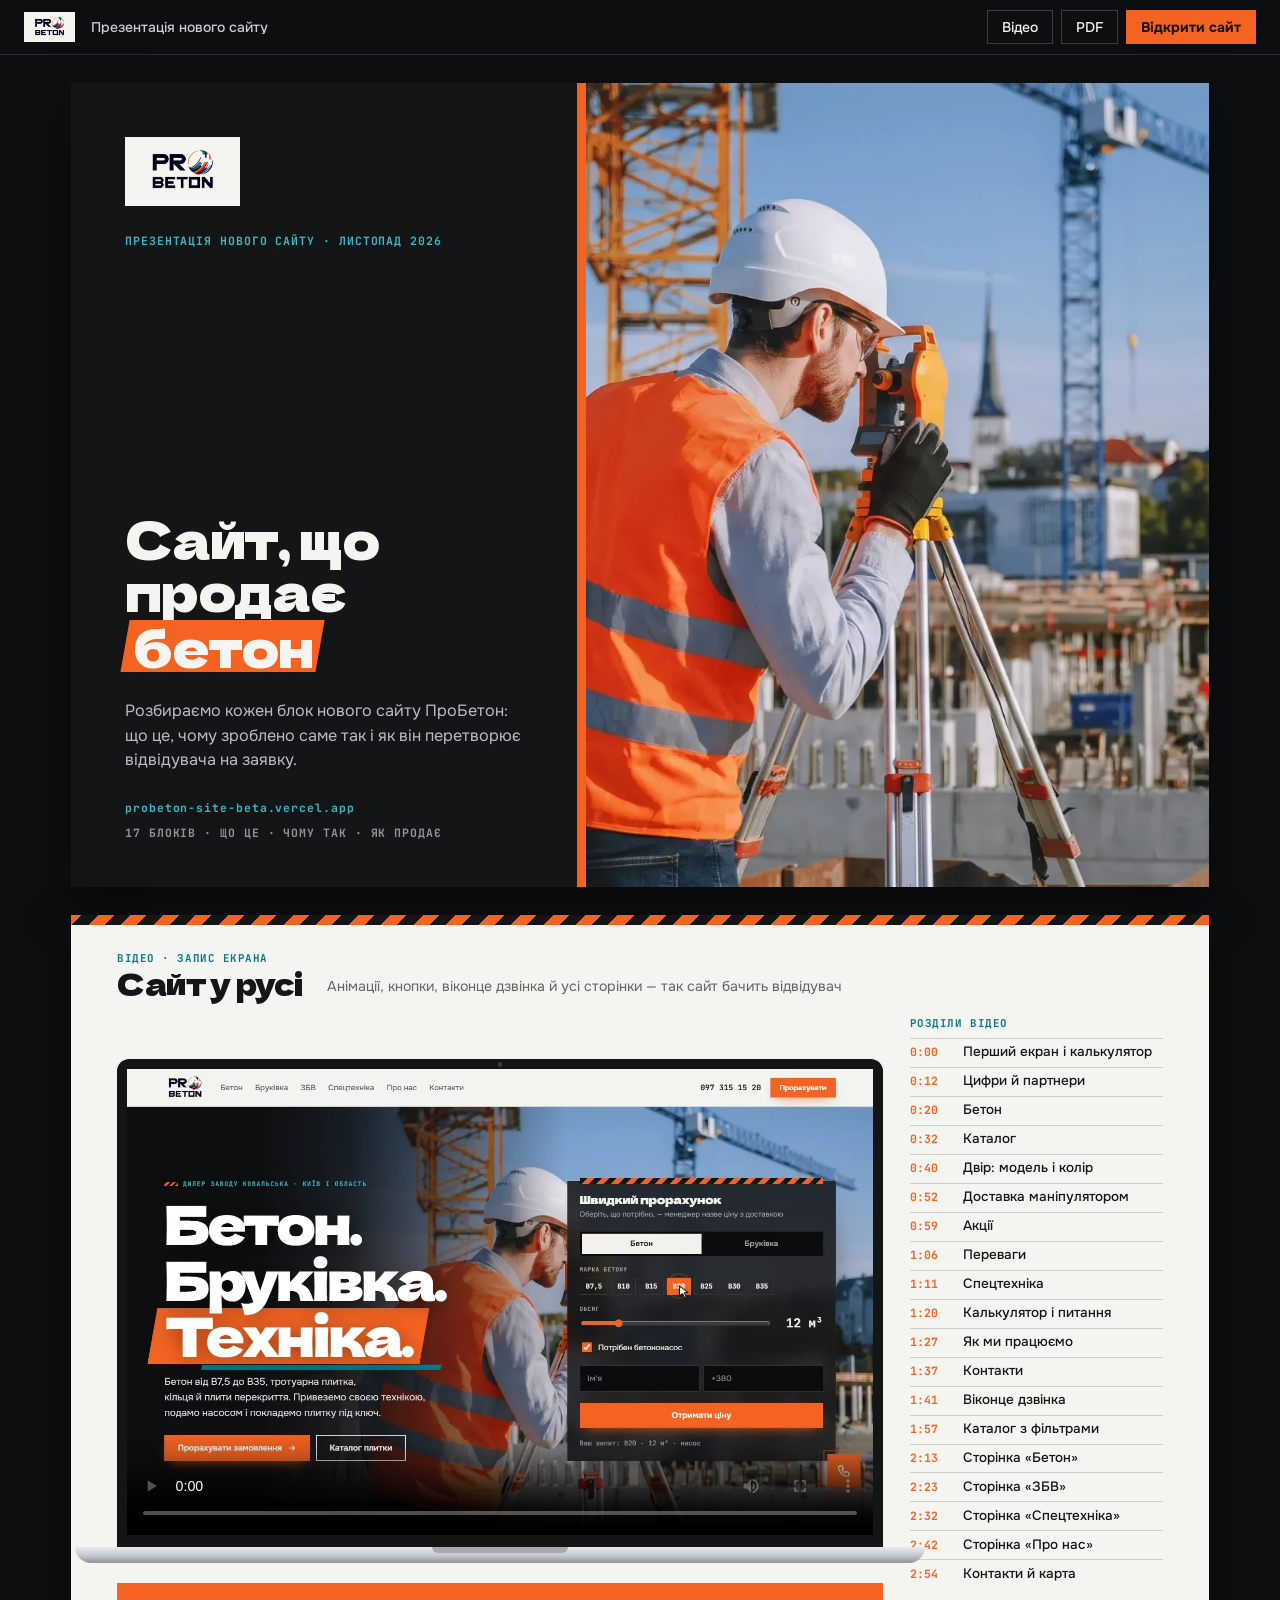
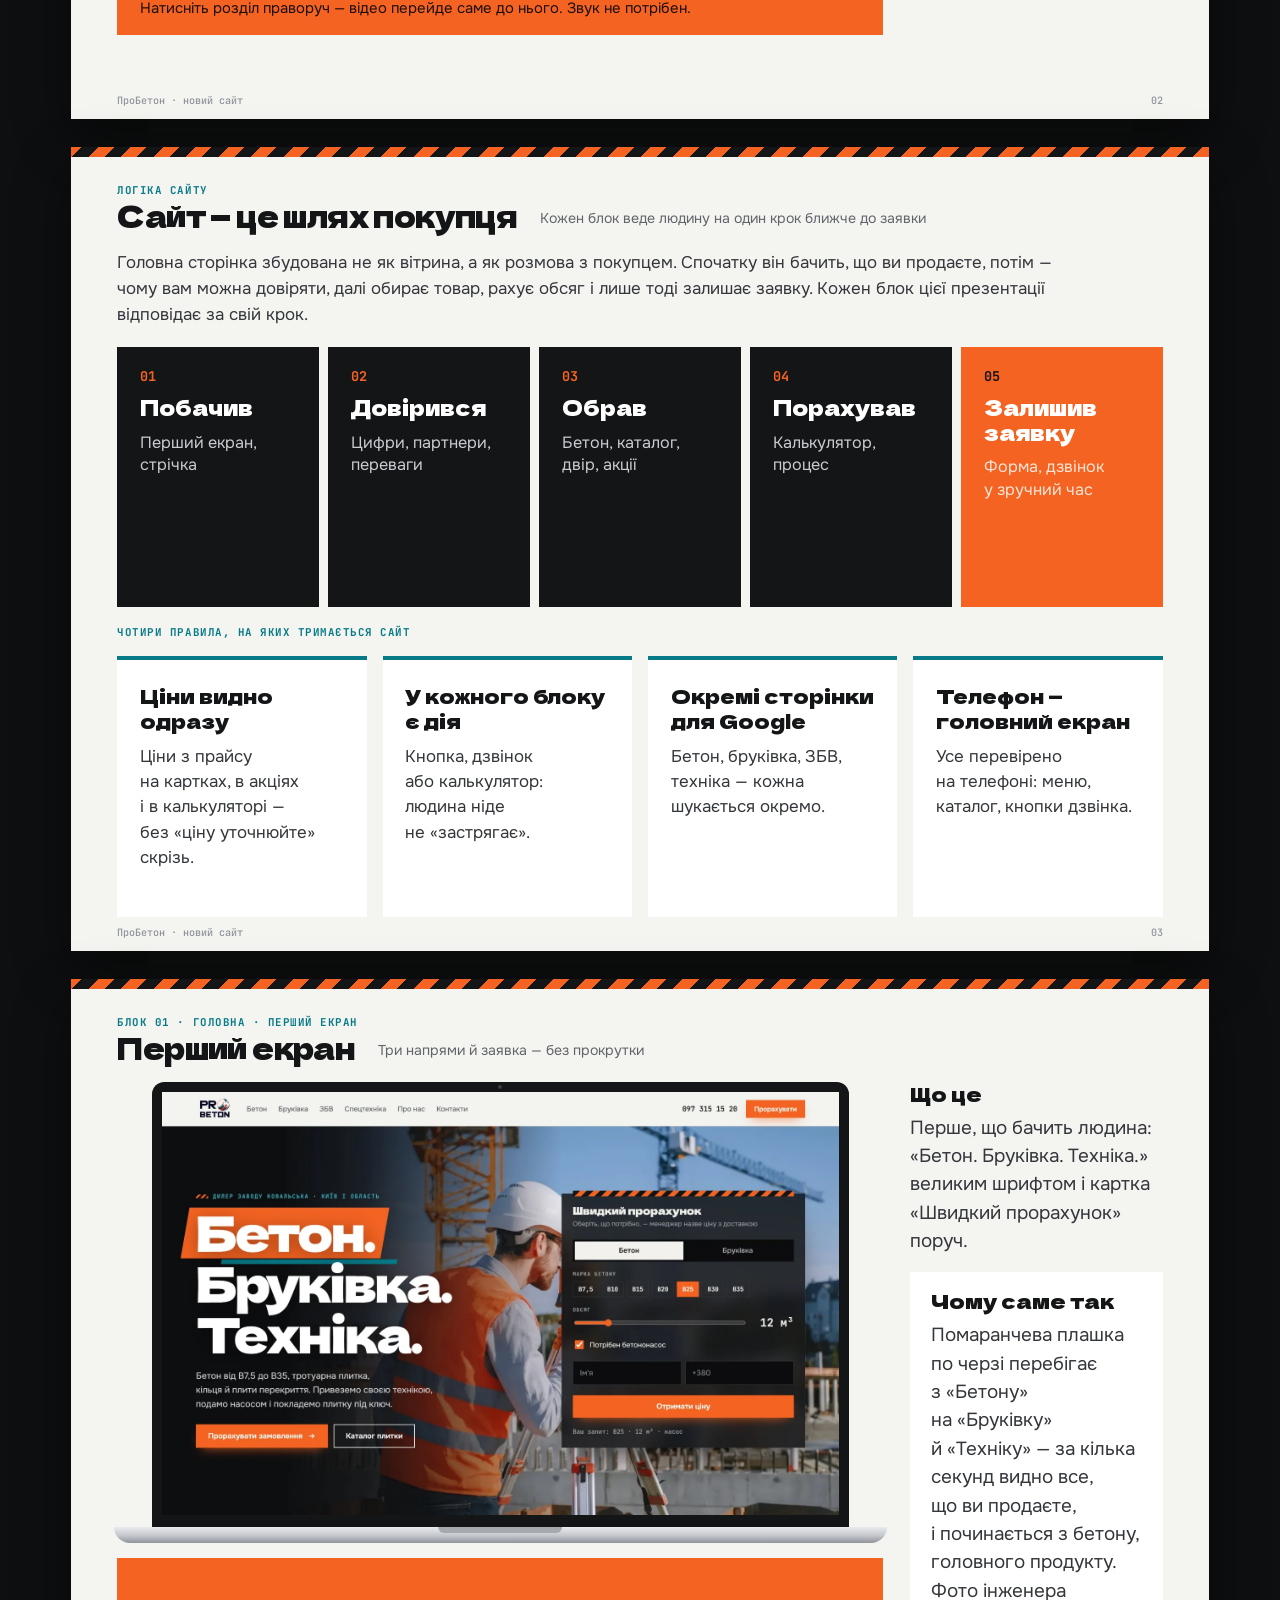
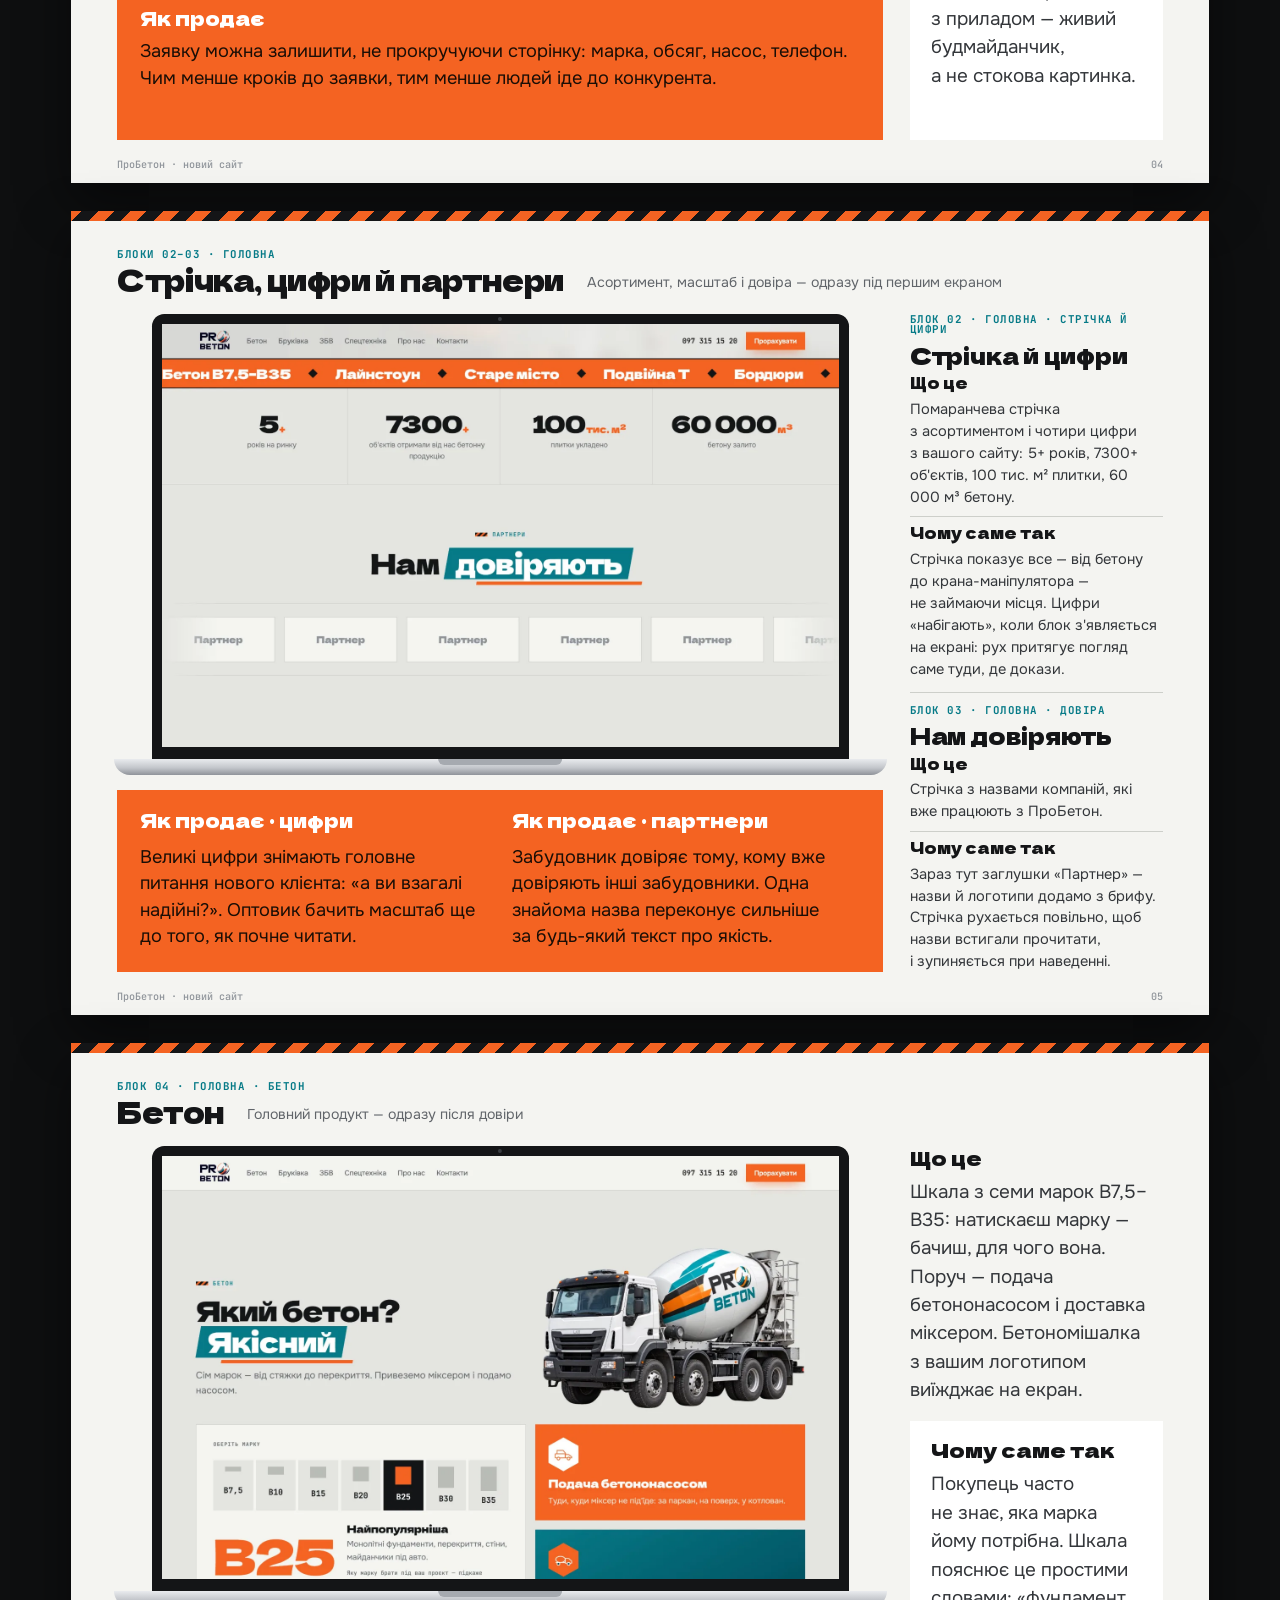
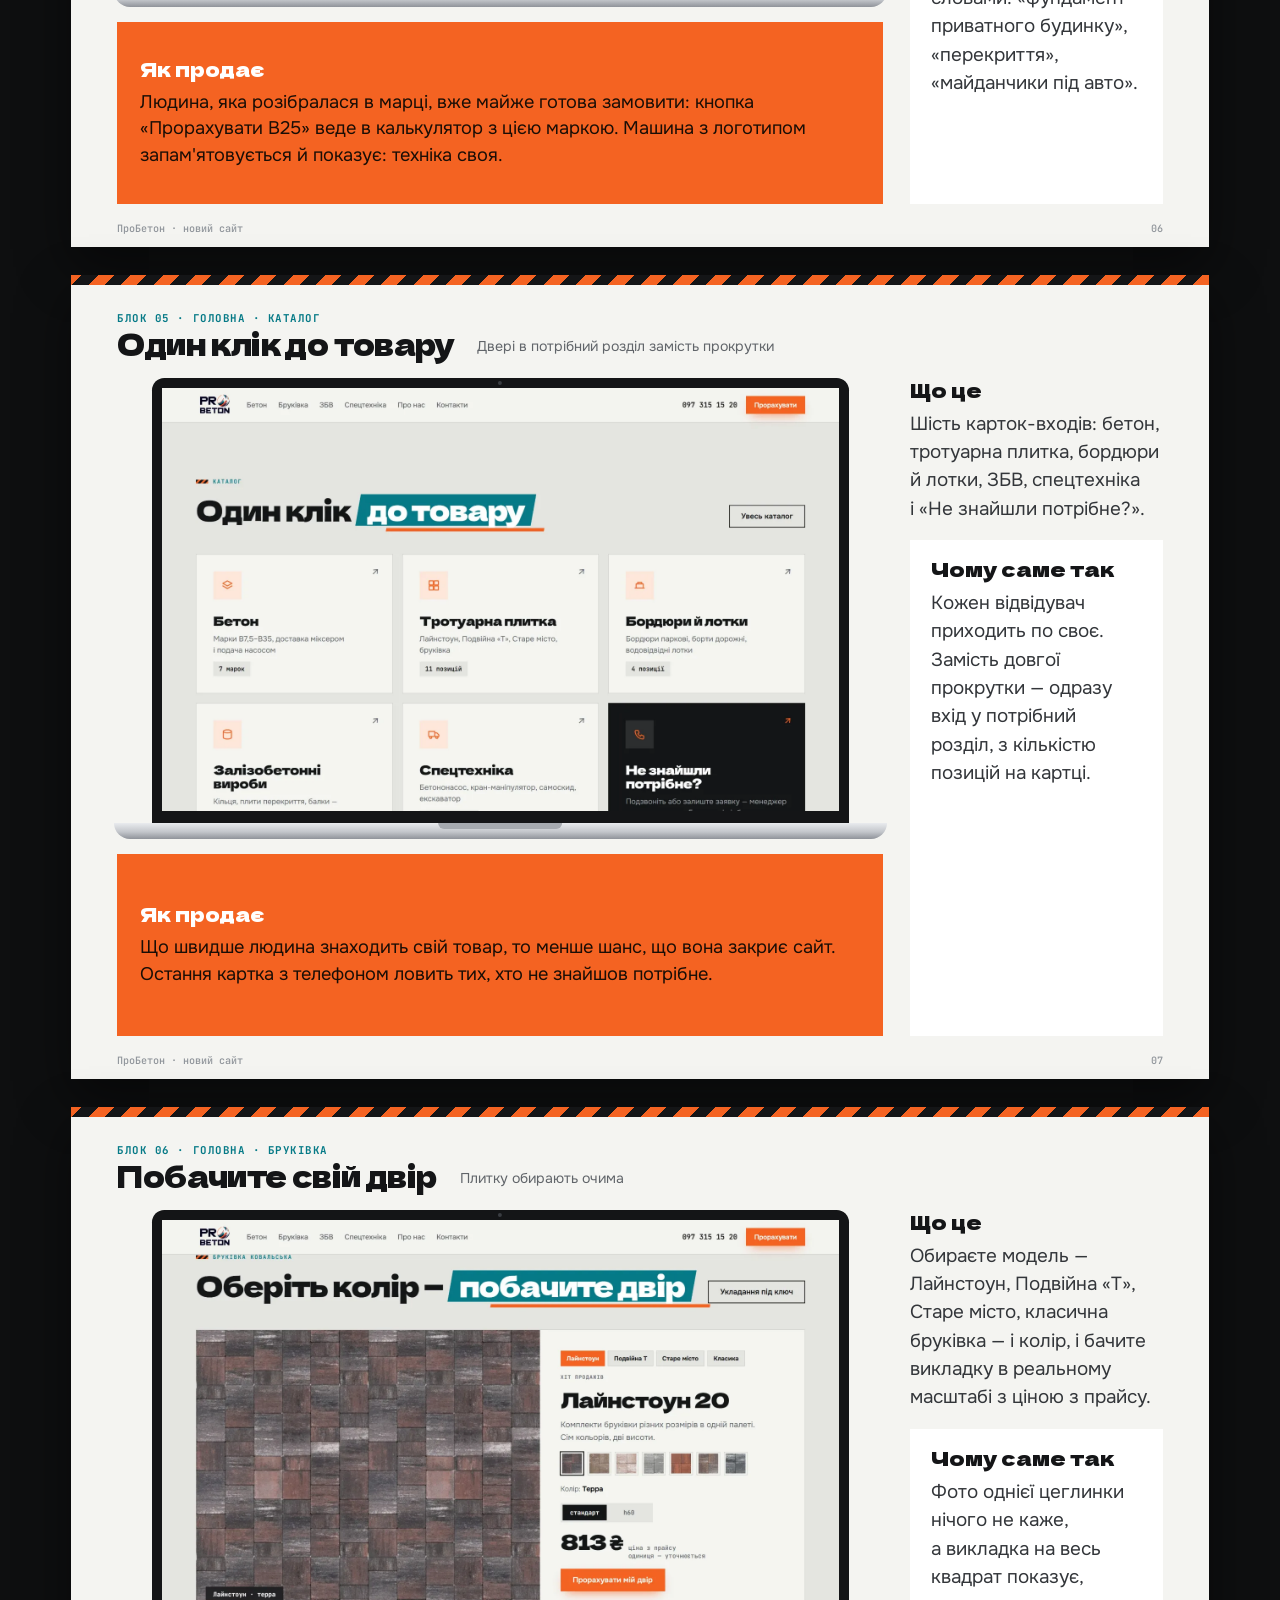
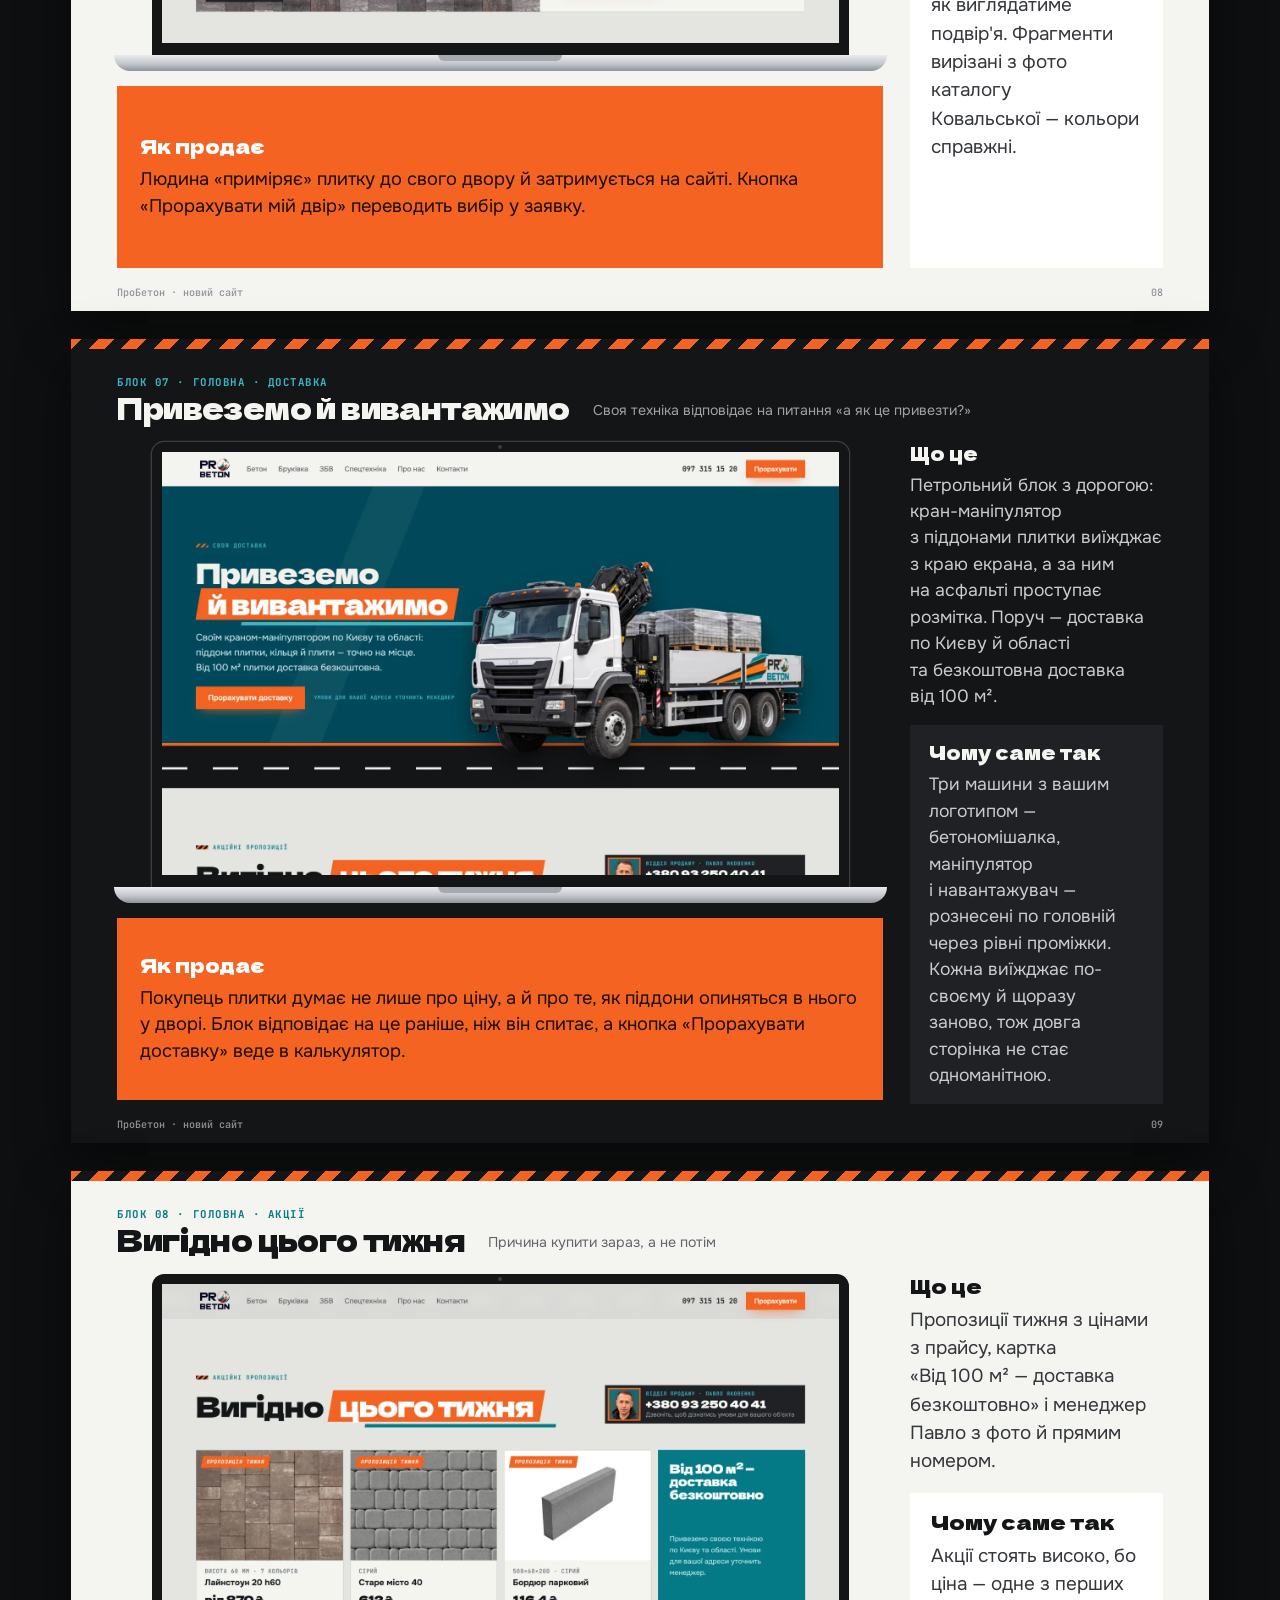
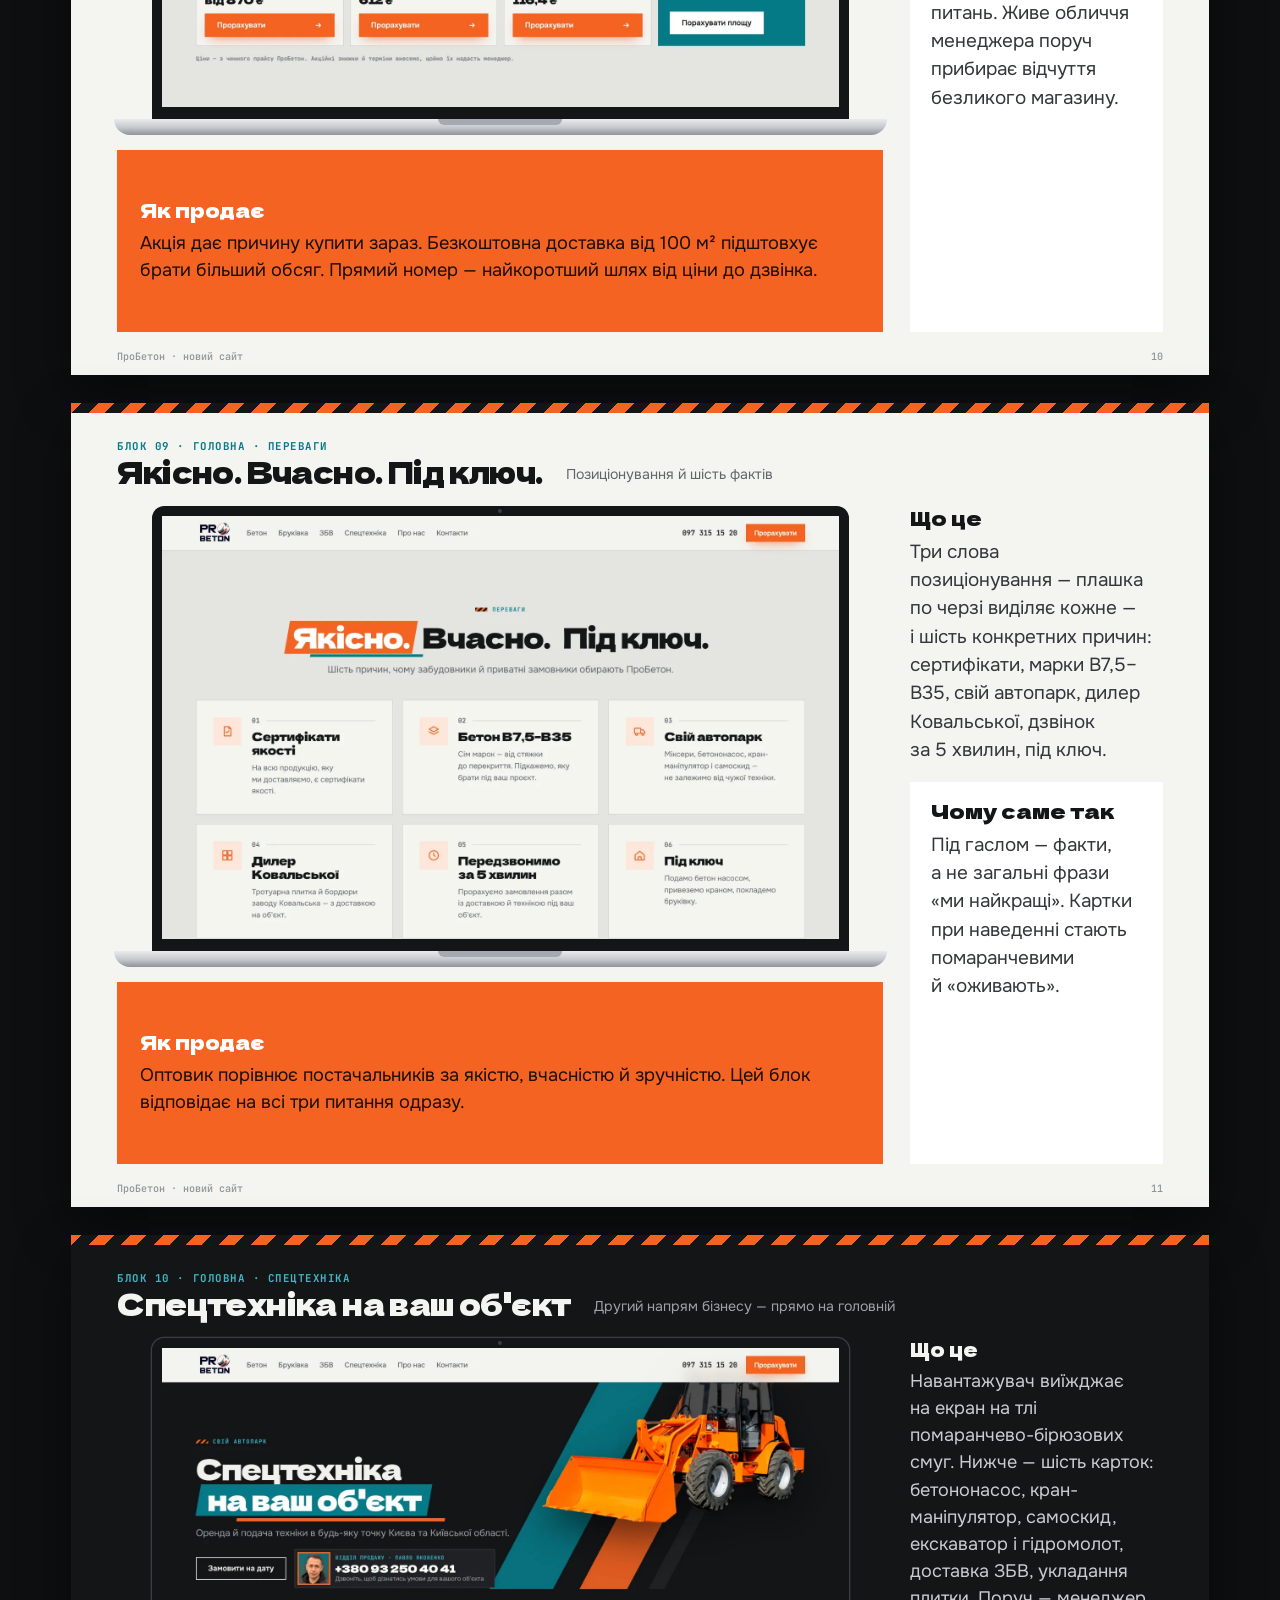
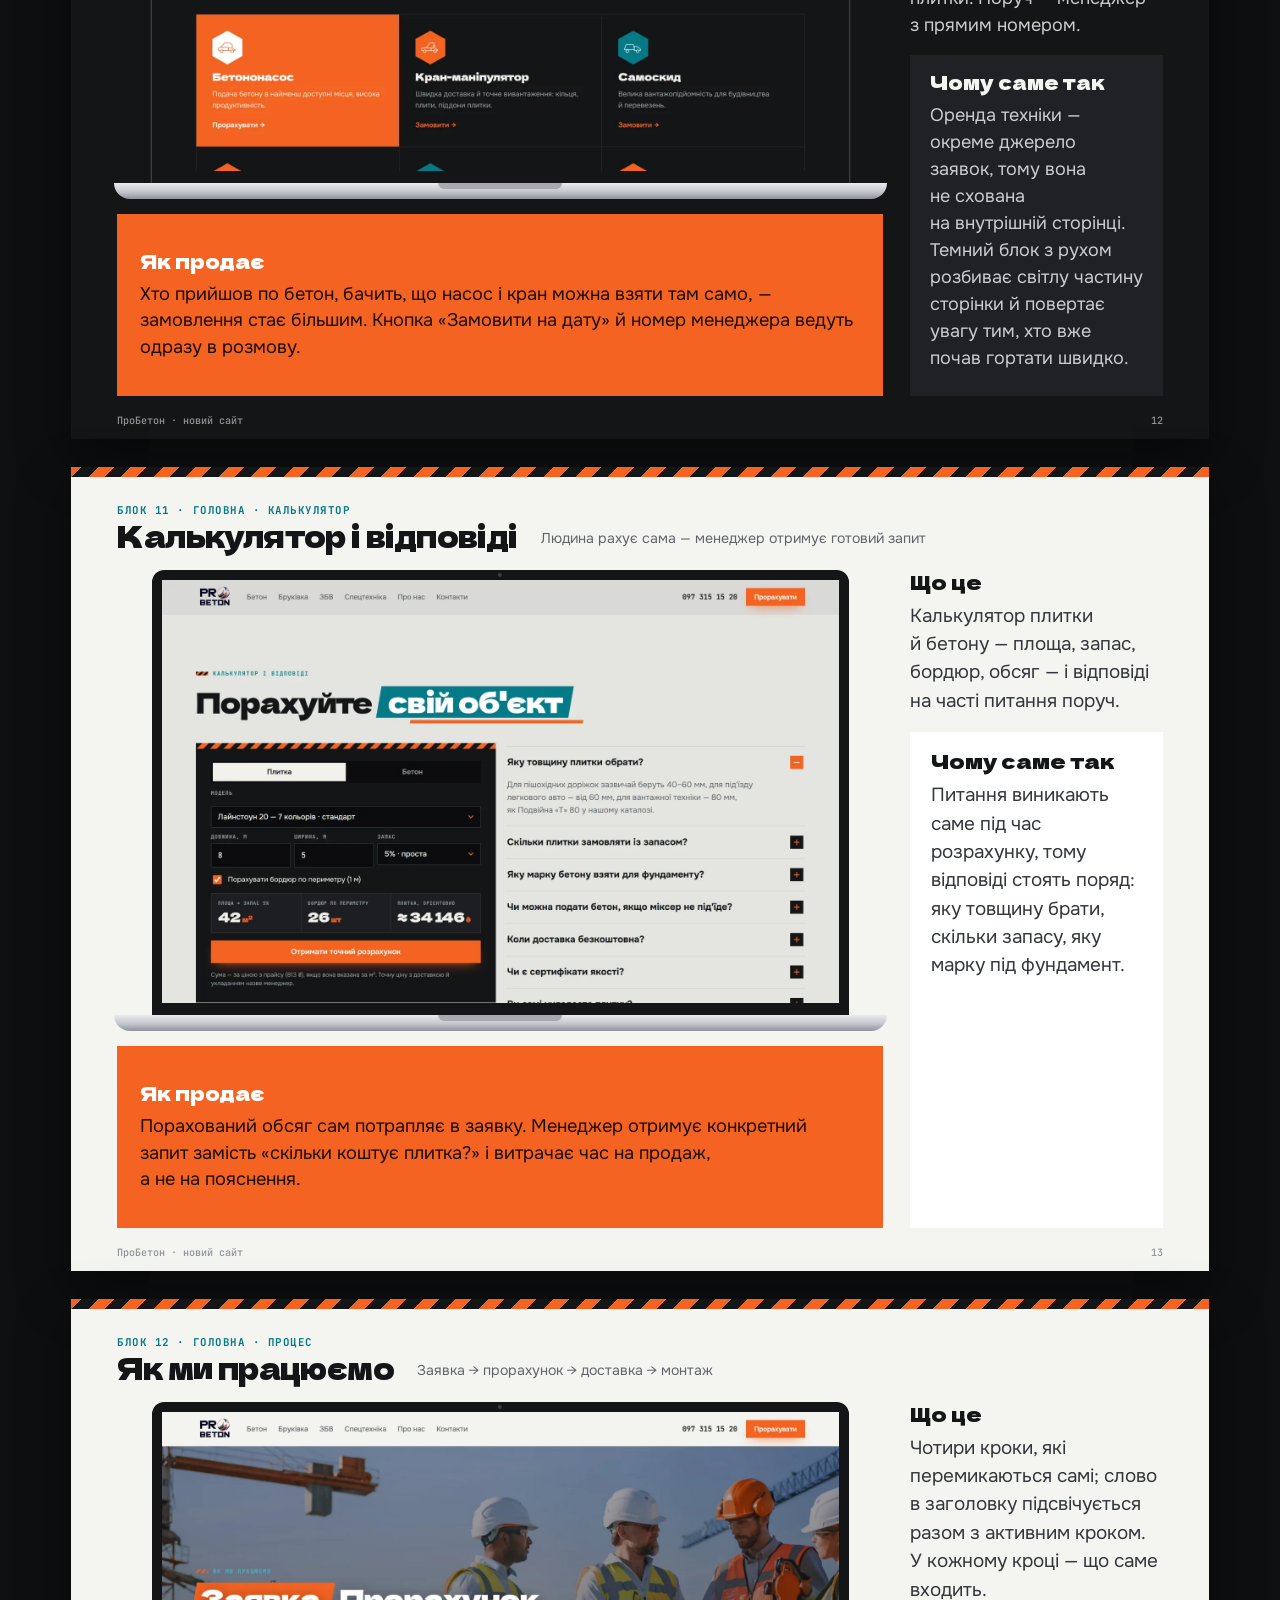
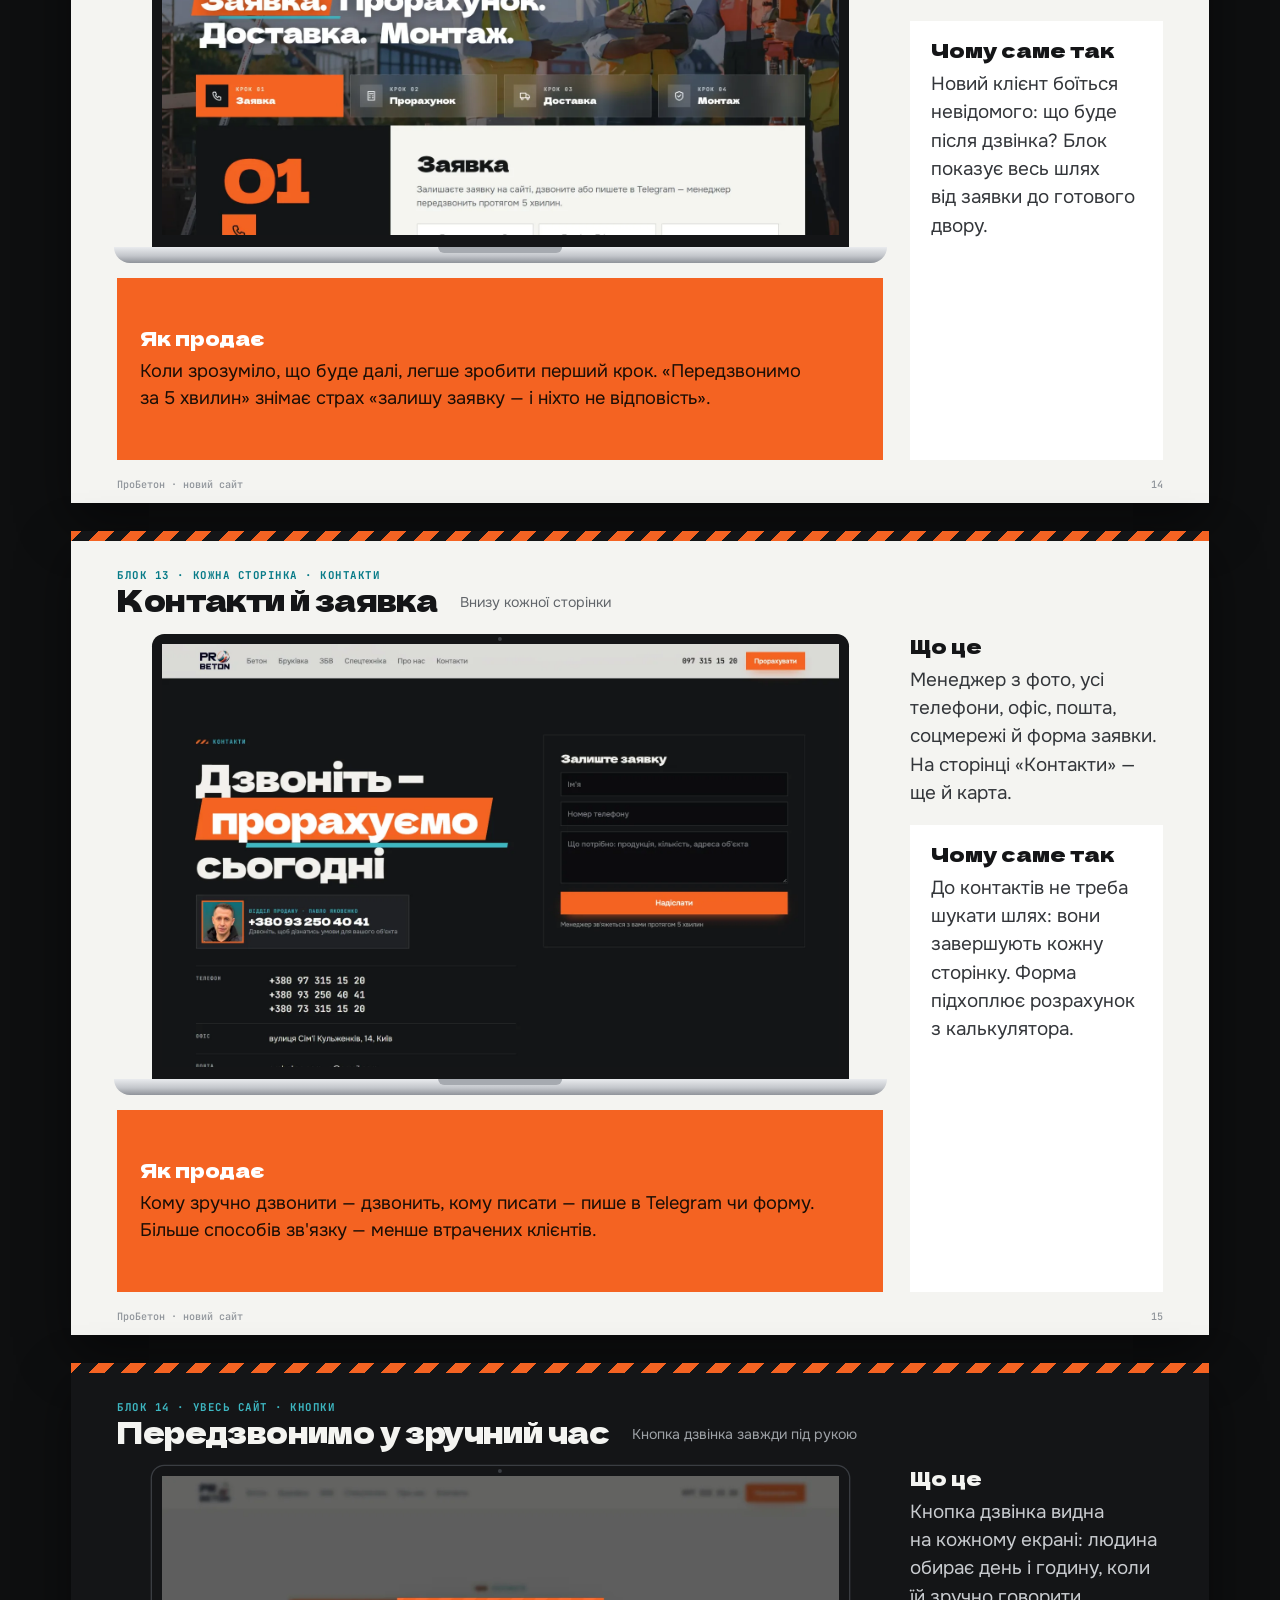
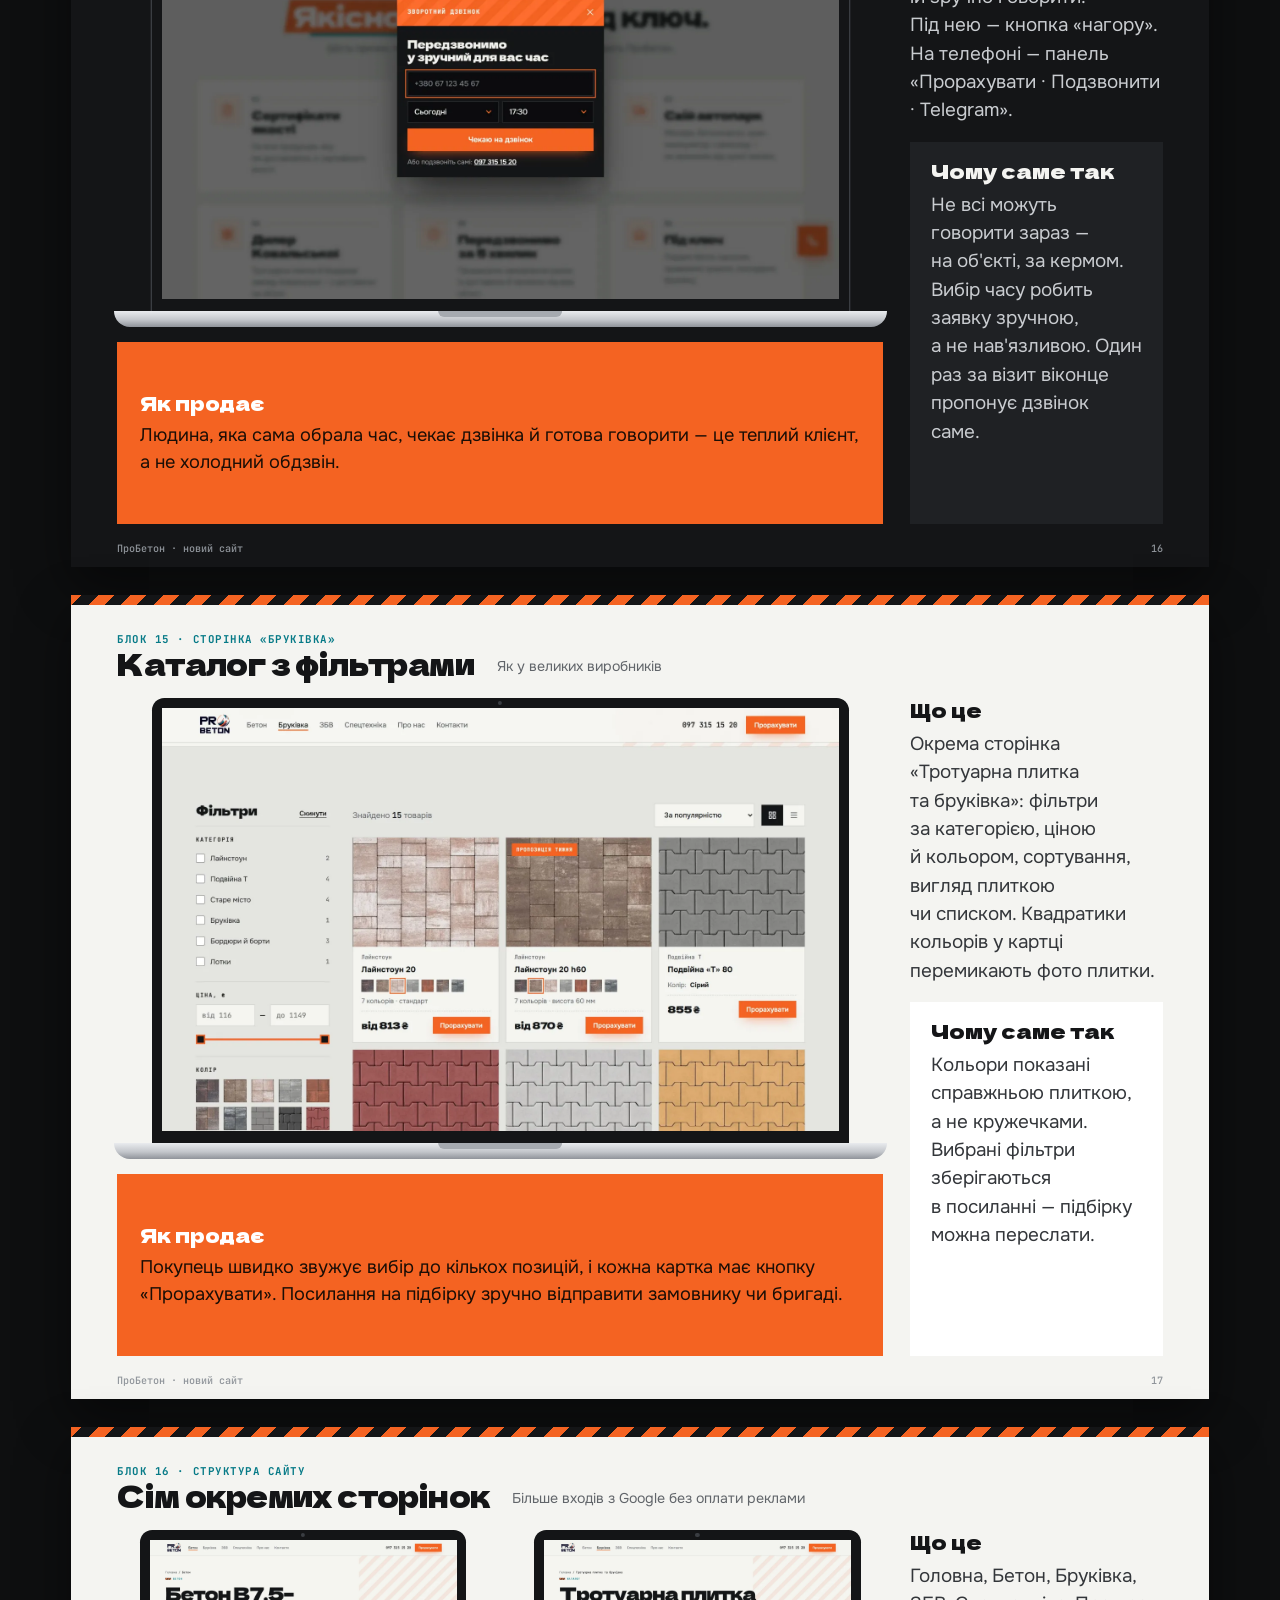
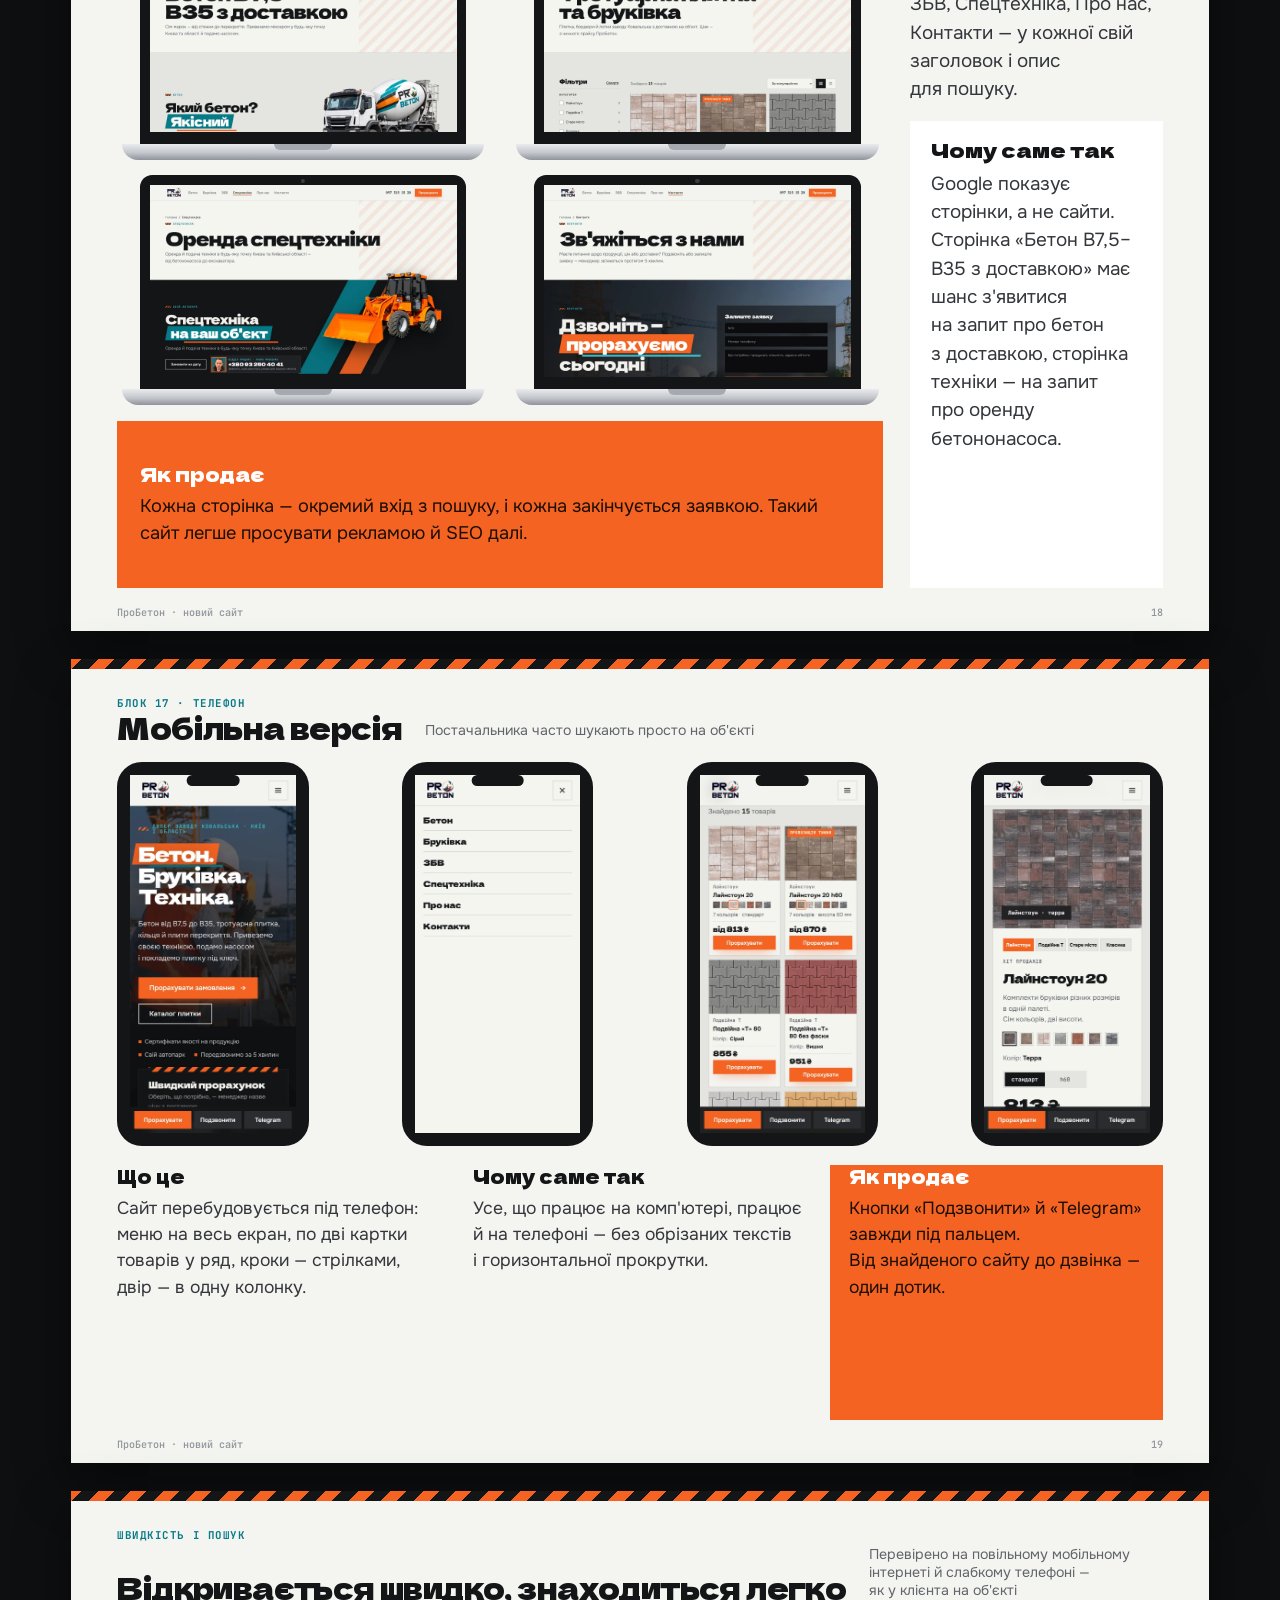
<file: prezentatsiya/index.html>
<!doctype html>
<html lang="uk"><head><meta charset="utf-8"><meta name="viewport" content="width=device-width,initial-scale=1">
<title>ПроБетон — презентація нового сайту</title>
<meta name="description" content="Новий сайт ПроБетон: відео з анімаціями й розбір кожного блоку — що це, чому зроблено саме так і як він продає.">
<meta name="robots" content="noindex">
<meta property="og:title" content="ПроБетон — презентація нового сайту">
<meta property="og:description" content="Відео сайту в русі й розбір кожного блоку: що це, чому так і як продає.">
<meta property="og:image" content="https://probeton-site-beta.vercel.app/prezentatsiya/media/poster.jpg">
<meta property="og:url" content="https://probeton-site-beta.vercel.app/prezentatsiya/">
<link rel="icon" href="../img/logo.png">
<link rel="preconnect" href="https://fonts.googleapis.com"><link rel="preconnect" href="https://fonts.gstatic.com" crossorigin>
<link rel="stylesheet" href="https://fonts.googleapis.com/css2?family=Dela+Gothic+One&family=Onest:wght@400;500;600;700&family=JetBrains+Mono:wght@500;700&display=swap">
<style>

*{box-sizing:border-box;margin:0}
body{font-family:Onest,sans-serif;color:#141517;-webkit-print-color-adjust:exact;print-color-adjust:exact}
.pg{width:297mm;height:210mm;padding:10mm 12mm 9mm;display:flex;flex-direction:column;gap:5mm;background:#F4F4F1;position:relative;overflow:hidden;page-break-after:always}
.pg.dk{background:#141517;color:#F4F4F1}
.bar{position:absolute;left:0;top:0;width:100%;height:2.6mm;background:repeating-linear-gradient(-45deg,#F46322 0 3mm,#141517 3mm 6mm)}
header{display:grid;grid-template-columns:auto 1fr;column-gap:6mm;row-gap:1.2mm;align-items:end}
header .lbl{grid-column:1/-1}
header h2{font:400 22pt/1 'Dela Gothic One',sans-serif;letter-spacing:-.02em}
header .sub{font-size:10.5pt;color:#61656A;padding-bottom:1mm}
.dk header .sub{color:#9EA2A7}
.lbl{font:700 8pt/1 'JetBrains Mono',monospace;letter-spacing:.14em;text-transform:uppercase;color:#067A87}
.dk .lbl{color:#3DB7C2}
.split{display:grid;gap:7mm;height:172mm;min-height:0}
.l{display:flex;flex-direction:column;gap:4mm;min-height:0}
.shot{width:100%;height:auto;max-height:172mm;object-fit:cover;object-position:top;border:1px solid #CDCFCA;display:block;flex:none}
.dk .shot{border-color:#2C2F33}
.two{display:grid;grid-template-columns:1fr 1fr;gap:4mm}.two img{width:100%;height:auto;border:1px solid #CDCFCA;display:block}
.r,.sell{font-size:11pt}
.sell{flex:1;background:#F46322;padding:5mm 6mm;min-height:0;display:flex;flex-direction:column;justify-content:flex-start}
.sell .sec{border:0;padding:0}.sell .sec.hot h3{color:#fff}.sell .sec p{color:#1A0E06;font-weight:400;line-height:1.45}
.r{display:flex;flex-direction:column;gap:.9em;min-height:0}
.sec{display:grid;gap:.45em;padding-top:.9em;border-top:1px solid #CDCFCA}
.r .sec:first-child{border-top:0;padding-top:0}
.dk .sec{border-top-color:#2C2F33}
.sec h3{font:400 1.08em/1.15 'Dela Gothic One',sans-serif}
.sec p{font-size:1em;line-height:1.5;color:#33363A}
.dk .sec p{color:#C9CCD0}
.sec.hot h3{color:#F46322}
/* «Чому саме так» — картка на всю решту висоти колонки */
.split .r .sec:nth-child(2){background:#fff;border:0;padding:.9em 1.1em;flex:1;align-content:start}
.dk .split .r .sec:nth-child(2){background:#1F2124}
.r .sec.hot{background:#F46322;border:0;padding:.9em 1.1em;flex:1;align-content:start}.r .sec.hot h3{color:#fff}.r .sec.hot p{color:#1A0E06;font-weight:400}
footer{position:absolute;left:12mm;right:12mm;bottom:3.5mm;display:flex;justify-content:space-between;font:500 7.5pt/1 'JetBrains Mono',monospace;color:#8F949A}
.pair{gap:5mm;padding-top:9mm}
.prow{flex:1;display:grid;grid-template-columns:178mm 1fr;gap:7mm;min-height:0}
.prow + .prow{border-top:1px solid #CDCFCA;padding-top:5mm}
.prow .r{gap:.6em}.prow .r .sec{padding-top:.6em}.prow .sec p{line-height:1.42}
.pt{font:400 17pt/1.05 'Dela Gothic One',sans-serif;letter-spacing:-.01em}
.mob{display:grid;grid-template-rows:auto 1fr;gap:5mm;height:172mm;min-height:0}

.phones img{height:100%;width:auto;border:1.4mm solid #141517;display:block}
.mob .r{display:grid;grid-template-columns:1fr 1fr 1fr;gap:6mm;align-items:stretch}
.mob .r .sec{border-top:0;padding-top:0}.mob .r .sec.hot{margin-top:0}
.cover{display:grid;grid-template-columns:132mm 1fr;padding:0;gap:0;background:#141517;color:#F4F4F1}
.cl{padding:14mm 12mm 12mm 14mm;display:flex;flex-direction:column;gap:7mm}
.cl .lg{align-self:flex-start;background:#F4F4F1;padding:3mm 5mm}.cl .lg img{height:12mm;display:block}
.cover h1{font:400 38pt/1.02 'Dela Gothic One',sans-serif;letter-spacing:-.02em;margin-top:auto}
.cover h1 em{font-style:normal;background:#F46322;padding:0 2mm;display:inline-block;transform:skewX(-10deg);margin-top:1mm}.cover h1 em span{display:inline-block;transform:skewX(10deg)}
.cp{font-size:12pt;line-height:1.5;color:#B9BDC2}
.cm{display:grid;gap:2mm}
.meta{font:700 8.5pt/1.5 'JetBrains Mono',monospace;letter-spacing:.08em;color:#3DB7C2}.meta.mut{color:#8F949A}
.cr{background:url(../img/fon-heroi-3.webp) 42% center/cover;border-left:2.6mm solid #F46322}
.logic{flex:1;display:grid;grid-template-rows:auto 1fr auto 1fr;gap:5mm;min-height:0}
.lead2{font-size:12.5pt;line-height:1.55;color:#33363A;max-width:250mm}
.flow5{display:grid;grid-template-columns:repeat(5,1fr);gap:2.5mm}
.flow5 div{background:#141517;color:#fff;padding:6mm;display:flex;flex-direction:column;gap:3mm}
.flow5 div:nth-child(5){background:#F46322}
.flow5 b{font:400 16pt/1.15 'Dela Gothic One',sans-serif}.flow5 span{font-size:12pt;line-height:1.4;color:#C9CCD0}.flow5 div:nth-child(5) span{color:#FFE5D6}
.flow5 i{font:700 10pt/1 'JetBrains Mono',monospace;font-style:normal;color:#F46322}.flow5 div:nth-child(5) i{color:#141517}
.pr4{display:grid;grid-template-columns:repeat(4,1fr);gap:4mm}
.pr4 div{border-top:1.2mm solid #067A87;background:#fff;padding:6mm;display:flex;flex-direction:column;gap:3mm}
.pr4 b{font:400 15pt/1.2 'Dela Gothic One',sans-serif}.pr4 p{font-size:12.5pt;line-height:1.5;color:#33363A}
.price{flex:1;display:grid;grid-template-columns:150mm 1fr;gap:8mm;min-height:0}
.price3{display:grid;grid-template-rows:1fr 1fr 1fr;gap:4mm}
.price3 > div{display:grid;grid-template-columns:1fr auto;gap:2mm 6mm;align-content:center;padding:5mm 6mm;background:#1F2124}
.price3 h3{font:400 14pt/1.1 'Dela Gothic One',sans-serif}
.price3 p{grid-column:1;font-size:10pt;line-height:1.45;color:#B9BDC2}
.price3 .v{grid-column:2;grid-row:1/3;align-self:center;font:400 28pt/1 'Dela Gothic One',sans-serif;color:#F46322;text-align:right}
.price3 .v.sm{font-size:15pt}
.price3 .v small{display:block;font:700 8pt/1.4 'JetBrains Mono',monospace;color:#9EA2A7;margin-top:2mm}
.price3 > div.bonus{background:#F46322;color:#141517}.price3 .bonus p{color:#2A1A10}.price3 .bonus .v,.price3 .bonus .v small{color:#141517}
.pr{display:flex;flex-direction:column;gap:4mm}
.steps4{display:grid;grid-template-columns:1fr 1fr;gap:4mm}
.steps4 div{border-top:1mm solid #F46322;padding-top:3mm;display:grid;gap:1.5mm}
.steps4 i{font:700 9pt/1 'JetBrains Mono',monospace;font-style:normal;color:#F46322}.steps4 b{font:400 12pt/1.2 'Dela Gothic One',sans-serif}.steps4 span{font-size:10pt;line-height:1.4;color:#B9BDC2}
.need{display:grid;gap:2mm;font-size:10.5pt;line-height:1.4;color:#C9CCD0;background:#1F2124;padding:5mm 6mm;flex:1;align-content:center}
.need span::before{content:"— ";color:#F46322}
.dk .sell .sec p{color:#1A0E06}
.vsplit{display:grid;grid-template-columns:200mm 1fr;gap:7mm;height:172mm;min-height:0}
.vl{display:flex;flex-direction:column;gap:5mm;justify-content:center}
.vl .laptop{width:100%}
.lid video,.lid img.vp{display:block;width:100%;aspect-ratio:16/10;object-fit:cover;background:#000}
.vnote{background:#F46322;padding:4mm 6mm;font-size:11pt;line-height:1.45;color:#1A0E06}.vnote b{font-weight:700;color:#141517}
.chap{display:flex;flex-direction:column;min-height:0}
.chap .lbl{margin-bottom:2.5mm}
.chap button{display:grid;grid-template-columns:12mm 1fr;gap:2mm;align-items:baseline;padding:1.45mm 0;border:0;border-top:1px solid #CDCFCA;background:none;font:500 10pt/1.25 Onest,sans-serif;color:#141517;text-align:left;cursor:pointer}
.chap .t{font:700 8.5pt/1 'JetBrains Mono',monospace;color:#F46322}
.seo{flex:1;display:grid;grid-template-columns:118mm 1fr;gap:7mm;min-height:0}
.spd{display:grid;grid-auto-rows:1fr;gap:3mm}
.spd > div{background:#141517;color:#F4F4F1;padding:4.5mm 6mm;display:flex;flex-direction:column;justify-content:center;gap:2mm}
.spd .lbl{color:#3DB7C2}
.spd .ba{display:flex;align-items:baseline;gap:5mm;flex-wrap:wrap}
.spd s{font:400 17pt/1 'Dela Gothic One',sans-serif;color:#6E7378;text-decoration-thickness:.6mm}
.spd b{font:400 30pt/1 'Dela Gothic One',sans-serif;color:#F46322;font-weight:400}
.spd b::before{content:"→ ";font-size:17pt;color:#9EA2A7}
.spd span{font-size:10.5pt;line-height:1.4;color:#B9BDC2}
.spd s:empty{display:none}.spd s:empty + b::before{content:none}
.pr2{grid-template-columns:1fr 1fr;grid-auto-rows:1fr}
.pr2 div{justify-content:center}

.laptop{width:91%;margin:0 auto;flex:none}
.lid{background:#141517;border-radius:3.2mm 3.2mm 0 0;padding:2.6mm 2.6mm 3.2mm;position:relative}
.lid::before{content:"";position:absolute;top:.9mm;left:50%;width:1.1mm;height:1.1mm;border-radius:50%;background:#3A3D42;transform:translateX(-50%)}
.lid img{display:block;width:100%;aspect-ratio:16/10;object-fit:cover;object-position:top}
.base{height:4.2mm;margin:0 -5.5%;background:linear-gradient(180deg,#E9EBEE 0%,#C3C6CB 55%,#8F939A 100%);border-radius:0 0 5mm 5mm;position:relative}
.base::before{content:"";position:absolute;left:50%;top:0;width:16%;height:1.5mm;background:#A6AAB0;border-radius:0 0 2mm 2mm;transform:translateX(-50%)}
.dk .lid{box-shadow:0 0 0 .35mm #3A3D42}
.grid4{display:grid;grid-template-columns:1fr 1fr;gap:4mm 6mm;flex:none}.grid4 .laptop{width:88%}
.two-sell{flex-direction:row!important;gap:6mm}.two-sell .sec{flex:1}
.pairr{gap:.8em}.pairr .grp{display:flex;flex-direction:column;gap:.5em;flex:1}.pairr .grp + .grp{border-top:1px solid #CDCFCA;padding-top:.8em}
.pairr .sec{padding-top:.5em}.pairr .grp .sec:nth-of-type(1){border-top:0;padding-top:0}
.phones{display:flex;justify-content:space-between;gap:6mm;height:auto}
.phone{width:50mm;border:2.2mm solid #141517;border-radius:6.5mm;overflow:hidden;position:relative;background:#141517;flex:none}
.phone::before{content:"";position:absolute;top:1.3mm;left:50%;width:30%;height:3mm;border-radius:2mm;background:#141517;transform:translateX(-50%);z-index:2}
.phone img{display:block;width:100%;height:auto}
.mob .r .sec{align-content:start}

html{background:#0E0F10;scroll-behavior:smooth;scroll-padding-top:64px}
body{margin:0;min-height:100vh}
.topbar{position:sticky;top:0;z-index:20;display:flex;align-items:center;gap:16px;padding:10px 24px;background:rgba(14,15,16,.92);backdrop-filter:blur(8px);border-bottom:1px solid #26292D;font:500 14px/1 Onest,sans-serif;color:#C9CCD0}
.topbar img{height:30px;background:#F4F4F1;padding:4px 7px;display:block}
.topbar .tt{flex:1;min-width:0;white-space:nowrap;overflow:hidden;text-overflow:ellipsis}
.topbar a{color:#F4F4F1;text-decoration:none;padding:9px 14px;border:1px solid #3A3D42;white-space:nowrap;transition:border-color .2s,background .2s}
.topbar a:hover{border-color:#F46322}
.topbar a.or{background:#F46322;border-color:#F46322;color:#141517;font-weight:700}
.deck{display:flex;flex-direction:column;align-items:center;gap:28px;padding:28px 0 56px}
.deck .pg{zoom:var(--z,1);box-shadow:0 20px 50px rgba(0,0,0,.45);page-break-after:auto}
.mbl{display:none}
.chap button{transition:background .2s,color .2s}
.chap button:hover{background:#fff}
.chap button.on{background:#141517;color:#fff}.chap button.on .t{color:#F46322}
@media (max-width:820px){
  html{scroll-padding-top:56px}
  .topbar{padding:8px 16px;gap:10px}.topbar .tt,.topbar a.pdf{display:none}.topbar a{padding:8px 10px;font-size:13px}.topbar nav{margin-left:auto}
  .deck{gap:0;padding:0}
  .deck .pg{zoom:1!important;width:auto;height:auto;padding:36px 16px 40px;gap:18px;box-shadow:none;border-bottom:6px solid #0E0F10}
  .bar{height:8px}
  header{grid-template-columns:1fr;row-gap:8px}
  header h2{font-size:30px;line-height:1.05}
  header .sub{font-size:16px;line-height:1.4}
  .lbl{font-size:11px}
  .split,.prow,.mob,.vsplit,.price,.logic,.seo{display:flex!important;flex-direction:column;height:auto!important;gap:16px!important}
  .l,.vl{gap:14px}
  .r,.sell,.split .r,.prow .r,.mob .r,.vnote{font-size:16px!important}
  .sec h3{font-size:19px}
  .two-sell{flex-direction:column!important}
  .grid4{gap:12px}
  .phones{flex-wrap:wrap;justify-content:center;gap:12px}.phone{width:46%;border-width:6px;border-radius:22px}
  .mob .r{display:flex!important;flex-direction:column}
  .chap button{font-size:15px;padding:9px 0;grid-template-columns:48px 1fr}.chap .t{font-size:12px}
  footer{display:none}
  .dsk{display:none}.mbl{display:inline}
  .cover{display:flex!important;flex-direction:column}
  .cover .cr{height:240px;order:-1;border-left:0;border-bottom:6px solid #F46322}
  .cl{padding:28px 16px 36px;gap:18px}
  .cl .lg img{height:40px}
  .cover h1{font-size:40px;margin-top:8px}
  .cp{font-size:16px}.meta{font-size:12px}
  .lead2{font-size:17px}
  .flow5,.pr4{grid-template-columns:1fr}
  .spd > div{padding:16px}.spd s{font-size:20px}.spd b{font-size:32px}.spd b::before{font-size:20px}.spd span{font-size:15px}
  .flow5 div,.pr4 div{padding:18px}
  .flow5 b{font-size:20px}.flow5 span,.pr4 p{font-size:16px}.pr4 b{font-size:19px}
  .price3 > div{padding:18px}
  .price3 h3{font-size:19px}.price3 p{font-size:15px}.price3 .v{font-size:30px}.price3 .v.sm{font-size:18px}.price3 .v small{font-size:11px}
  .steps4{grid-template-columns:1fr 1fr;gap:14px}.steps4 b{font-size:16px}.steps4 span{font-size:14px}
  .need{font-size:15px;padding:18px}
}</style></head>
<body>
<div class="topbar"><img src="../img/logo.png" alt="ProBeton"><span class="tt">Презентація нового сайту</span><nav style="display:flex;gap:8px"><a href="#video">Відео</a><a class="pdf" href="probeton-prezentatsiya.pdf" download>PDF</a><a class="or" href="../">Відкрити сайт</a></nav></div>
<main class="deck">
<section class="pg cover">
  <div class="cl">
    <div class="lg"><img src="../img/logo.png"></div>
    <p class="meta">ПРЕЗЕНТАЦІЯ НОВОГО САЙТУ · ЛИСТОПАД 2026</p>
    <h1>Сайт, що продає <em><span>бетон</span></em></h1>
    <p class="cp">Розбираємо кожен блок нового сайту ПроБетон: що&nbsp;це, чому зроблено саме так і&nbsp;як&nbsp;він перетворює відвідувача на&nbsp;заявку.</p>
    <div class="cm"><p class="meta">probeton-site-beta.vercel.app</p><p class="meta mut">17 БЛОКІВ · ЩО ЦЕ · ЧОМУ ТАК · ЯК ПРОДАЄ</p></div>
  </div>
  <div class="cr"></div>
</section>
<section class="pg" id="video">
  <div class="bar"></div>
  <header><p class="lbl">Відео · запис екрана</p><h2>Сайт у&nbsp;русі</h2><p class="sub">Анімації, кнопки, віконце дзвінка й&nbsp;усі сторінки&nbsp;— так сайт бачить відвідувач</p></header>
  <div class="vsplit">
    <div class="vl">
      <div class="laptop"><div class="lid"><video id="vid" controls playsinline preload="metadata" poster="media/poster.webp"><source src="media/sait.mp4" type="video/mp4"></video></div><div class="base"></div></div>
      <div class="vnote">Натисніть розділ <span class="dsk">праворуч</span><span class="mbl">нижче</span> — відео перейде саме до нього. Звук не потрібен.</div>
    </div>
    <div class="chap"><p class="lbl">Розділи відео</p><button type="button" data-t="0"><span class="t">0:00</span><span>Перший екран і&nbsp;калькулятор</span></button><button type="button" data-t="12.7"><span class="t">0:12</span><span>Цифри й&nbsp;партнери</span></button><button type="button" data-t="20.9"><span class="t">0:20</span><span>Бетон</span></button><button type="button" data-t="32.1"><span class="t">0:32</span><span>Каталог</span></button><button type="button" data-t="40.3"><span class="t">0:40</span><span>Двір: модель і&nbsp;колір</span></button><button type="button" data-t="52.4"><span class="t">0:52</span><span>Доставка маніпулятором</span></button><button type="button" data-t="59.5"><span class="t">0:59</span><span>Акції</span></button><button type="button" data-t="66.1"><span class="t">1:06</span><span>Переваги</span></button><button type="button" data-t="71.1"><span class="t">1:11</span><span>Спецтехніка</span></button><button type="button" data-t="80.2"><span class="t">1:20</span><span>Калькулятор і&nbsp;питання</span></button><button type="button" data-t="87.8"><span class="t">1:27</span><span>Як&nbsp;ми&nbsp;працюємо</span></button><button type="button" data-t="97.3"><span class="t">1:37</span><span>Контакти</span></button><button type="button" data-t="101.7"><span class="t">1:41</span><span>Віконце дзвінка</span></button><button type="button" data-t="117.7"><span class="t">1:57</span><span>Каталог з&nbsp;фільтрами</span></button><button type="button" data-t="133.1"><span class="t">2:13</span><span>Сторінка «Бетон»</span></button><button type="button" data-t="143.4"><span class="t">2:23</span><span>Сторінка «ЗБВ»</span></button><button type="button" data-t="152.4"><span class="t">2:32</span><span>Сторінка «Спецтехніка»</span></button><button type="button" data-t="162.7"><span class="t">2:42</span><span>Сторінка «Про&nbsp;нас»</span></button><button type="button" data-t="174.7"><span class="t">2:54</span><span>Контакти й&nbsp;карта</span></button></div>
  </div>
  <footer><span>ПроБетон · новий сайт</span><span>02</span></footer>
</section>
<section class="pg">
  <div class="bar"></div>
  <header><p class="lbl">Логіка сайту</p><h2>Сайт&nbsp;— це&nbsp;шлях покупця</h2><p class="sub">Кожен блок веде людину на&nbsp;один крок ближче до&nbsp;заявки</p></header>
  <div class="logic">
    <p class="lead2">Головна сторінка збудована не&nbsp;як&nbsp;вітрина, а&nbsp;як&nbsp;розмова з&nbsp;покупцем. Спочатку він бачить, що&nbsp;ви продаєте, потім&nbsp;— чому вам можна довіряти, далі обирає товар, рахує обсяг і&nbsp;лише тоді залишає заявку. Кожен блок цієї презентації відповідає за&nbsp;свій крок.</p>
    <div class="flow5"><div><i>01</i><b>Побачив</b><span>Перший екран, стрічка</span></div><div><i>02</i><b>Довірився</b><span>Цифри, партнери, переваги</span></div><div><i>03</i><b>Обрав</b><span>Бетон, каталог, двір, акції</span></div><div><i>04</i><b>Порахував</b><span>Калькулятор, процес</span></div><div><i>05</i><b>Залишив заявку</b><span>Форма, дзвінок у&nbsp;зручний час</span></div></div>
    <p class="lbl">Чотири правила, на яких тримається сайт</p>
    <div class="pr4"><div><b>Ціни видно одразу</b><p>Ціни з&nbsp;прайсу на&nbsp;картках, в&nbsp;акціях і&nbsp;в&nbsp;калькуляторі&nbsp;— без&nbsp;«ціну уточнюйте» скрізь.</p></div><div><b>У&nbsp;кожного блоку є&nbsp;дія</b><p>Кнопка, дзвінок або&nbsp;калькулятор: людина ніде не&nbsp;«застрягає».</p></div><div><b>Окремі сторінки для&nbsp;Google</b><p>Бетон, бруківка, ЗБВ, техніка&nbsp;— кожна шукається окремо.</p></div><div><b>Телефон&nbsp;— головний екран</b><p>Усе перевірено на&nbsp;телефоні: меню, каталог, кнопки дзвінка.</p></div></div>
  </div>
  <footer><span>ПроБетон · новий сайт</span><span>03</span></footer>
</section>
<section class="pg">
  <div class="bar"></div>
  <header><p class="lbl">Блок 01 · Головна · перший екран</p><h2>Перший екран</h2><p class="sub">Три напрями й&nbsp;заявка&nbsp;— без&nbsp;прокрутки</p></header>
  <div class="split" style="grid-template-columns:200mm 1fr">
    <div class="l"><div class="laptop"><div class="lid"><img src="media/hero.webp"></div><div class="base"></div></div><div class="sell" style="font-size: 13.4956pt; justify-content: center;"><div class="sec hot"><h3>Як продає</h3><p>Заявку можна залишити, не&nbsp;прокручуючи сторінку: марка, обсяг, насос, телефон. Чим менше кроків до&nbsp;заявки, тим менше людей іде до&nbsp;конкурента.</p></div></div></div>
    <div class="r" style="font-size: 13.9946pt;"><div class="sec "><h3>Що це</h3><p>Перше, що&nbsp;бачить людина: «Бетон. Бруківка. Техніка.» великим шрифтом і&nbsp;картка «Швидкий прорахунок» поруч.</p></div><div class="sec "><h3>Чому саме так</h3><p>Помаранчева плашка по&nbsp;черзі перебігає з&nbsp;«Бетону» на&nbsp;«Бруківку» й&nbsp;«Техніку»&nbsp;— за&nbsp;кілька секунд видно все, що&nbsp;ви продаєте, і&nbsp;починається з&nbsp;бетону, головного продукту. Фото інженера з&nbsp;приладом&nbsp;— живий будмайданчик, а&nbsp;не&nbsp;стокова картинка.</p></div></div>
  </div>
  <footer><span>ПроБетон · новий сайт</span><span>04</span></footer>
</section>
<section class="pg">
  <div class="bar"></div>
  <header><p class="lbl">Блоки 02–03 · головна</p><h2>Стрічка, цифри й&nbsp;партнери</h2><p class="sub">Асортимент, масштаб і&nbsp;довіра&nbsp;— одразу під&nbsp;першим екраном</p></header>
  <div class="split" style="grid-template-columns:200mm 1fr">
    <div class="l"><div class="laptop"><div class="lid"><img src="media/stats.webp"></div><div class="base"></div></div><div class="sell two-sell" style="font-size: 13.4956pt; justify-content: center;"><div class="sec hot"><h3>Як продає · цифри</h3><p>Великі цифри знімають головне питання нового клієнта: «а&nbsp;ви взагалі надійні?». Оптовик бачить масштаб ще до&nbsp;того, як&nbsp;почне читати.</p></div><div class="sec hot"><h3>Як продає · партнери</h3><p>Забудовник довіряє тому, кому вже довіряють інші забудовники. Одна знайома назва переконує сильніше за&nbsp;будь-який текст про&nbsp;якість.</p></div></div></div>
    <div class="r pairr" style="font-size: 10.8418pt;"><div class="grp"><p class="lbl">Блок 02 · Головна · стрічка й цифри</p><h3 class="pt">Стрічка й&nbsp;цифри</h3><div class="sec "><h3>Що це</h3><p>Помаранчева стрічка з&nbsp;асортиментом і&nbsp;чотири цифри з&nbsp;вашого сайту: 5+ років, 7300+ об'єктів, 100&nbsp;тис. м² плитки, 60 000&nbsp;м³ бетону.</p></div><div class="sec "><h3>Чому саме так</h3><p>Стрічка показує все&nbsp;— від&nbsp;бетону до&nbsp;крана-маніпулятора&nbsp;— не&nbsp;займаючи місця. Цифри «набігають», коли блок з'являється на&nbsp;екрані: рух притягує погляд саме туди, де докази.</p></div></div><div class="grp"><p class="lbl">Блок 03 · Головна · довіра</p><h3 class="pt">Нам довіряють</h3><div class="sec "><h3>Що це</h3><p>Стрічка з&nbsp;назвами компаній, які вже працюють з&nbsp;ПроБетон.</p></div><div class="sec "><h3>Чому саме так</h3><p>Зараз тут заглушки «Партнер»&nbsp;— назви й&nbsp;логотипи додамо з&nbsp;брифу. Стрічка рухається повільно, щоб назви встигали прочитати, і&nbsp;зупиняється при&nbsp;наведенні.</p></div></div></div>
  </div>
  <footer><span>ПроБетон · новий сайт</span><span>05</span></footer>
</section>
<section class="pg">
  <div class="bar"></div>
  <header><p class="lbl">Блок 04 · Головна · бетон</p><h2>Бетон</h2><p class="sub">Головний продукт&nbsp;— одразу після довіри</p></header>
  <div class="split" style="grid-template-columns:200mm 1fr">
    <div class="l"><div class="laptop"><div class="lid"><img src="media/beton.webp"></div><div class="base"></div></div><div class="sell" style="font-size: 13.4956pt; justify-content: center;"><div class="sec hot"><h3>Як продає</h3><p>Людина, яка розібралася в&nbsp;марці, вже майже готова замовити: кнопка «Прорахувати В25» веде в&nbsp;калькулятор з&nbsp;цією маркою. Машина з&nbsp;логотипом запам'ятовується й&nbsp;показує: техніка своя.</p></div></div></div>
    <div class="r" style="font-size: 13.9946pt;"><div class="sec "><h3>Що це</h3><p>Шкала з&nbsp;семи марок В7,5–В35: натискаєш марку&nbsp;— бачиш, для&nbsp;чого вона. Поруч&nbsp;— подача бетононасосом і&nbsp;доставка міксером. Бетономішалка з&nbsp;вашим логотипом виїжджає на&nbsp;екран.</p></div><div class="sec "><h3>Чому саме так</h3><p>Покупець часто не&nbsp;знає, яка марка йому потрібна. Шкала пояснює це&nbsp;простими словами: «фундамент приватного будинку», «перекриття», «майданчики під&nbsp;авто».</p></div></div>
  </div>
  <footer><span>ПроБетон · новий сайт</span><span>06</span></footer>
</section>
<section class="pg">
  <div class="bar"></div>
  <header><p class="lbl">Блок 05 · Головна · каталог</p><h2>Один клік до&nbsp;товару</h2><p class="sub">Двері в&nbsp;потрібний розділ замість прокрутки</p></header>
  <div class="split" style="grid-template-columns:200mm 1fr">
    <div class="l"><div class="laptop"><div class="lid"><img src="media/cats.webp"></div><div class="base"></div></div><div class="sell" style="font-size: 13.4956pt; justify-content: center;"><div class="sec hot"><h3>Як продає</h3><p>Що&nbsp;швидше людина знаходить свій товар, то менше шанс, що&nbsp;вона закриє сайт. Остання картка з&nbsp;телефоном ловить тих, хто не&nbsp;знайшов потрібне.</p></div></div></div>
    <div class="r" style="font-size: 13.9946pt;"><div class="sec "><h3>Що це</h3><p>Шість карток-входів: бетон, тротуарна плитка, бордюри й&nbsp;лотки, ЗБВ, спецтехніка і&nbsp;«Не&nbsp;знайшли потрібне?».</p></div><div class="sec "><h3>Чому саме так</h3><p>Кожен відвідувач приходить по&nbsp;своє. Замість довгої прокрутки&nbsp;— одразу вхід у&nbsp;потрібний розділ, з&nbsp;кількістю позицій на&nbsp;картці.</p></div></div>
  </div>
  <footer><span>ПроБетон · новий сайт</span><span>07</span></footer>
</section>
<section class="pg">
  <div class="bar"></div>
  <header><p class="lbl">Блок 06 · Головна · бруківка</p><h2>Побачите свій двір</h2><p class="sub">Плитку обирають очима</p></header>
  <div class="split" style="grid-template-columns:200mm 1fr">
    <div class="l"><div class="laptop"><div class="lid"><img src="media/bruk.webp"></div><div class="base"></div></div><div class="sell" style="font-size: 13.4956pt; justify-content: center;"><div class="sec hot"><h3>Як продає</h3><p>Людина «приміряє» плитку до&nbsp;свого двору й&nbsp;затримується на&nbsp;сайті. Кнопка «Прорахувати мій двір» переводить вибір у&nbsp;заявку.</p></div></div></div>
    <div class="r" style="font-size: 13.9946pt;"><div class="sec "><h3>Що це</h3><p>Обираєте модель&nbsp;— Лайнстоун, Подвійна «Т», Старе місто, класична бруківка&nbsp;— і&nbsp;колір, і&nbsp;бачите викладку в&nbsp;реальному масштабі з&nbsp;ціною з&nbsp;прайсу.</p></div><div class="sec "><h3>Чому саме так</h3><p>Фото однієї цеглинки нічого не&nbsp;каже, а&nbsp;викладка на&nbsp;весь квадрат показує, як&nbsp;виглядатиме подвір'я. Фрагменти вирізані з&nbsp;фото каталогу Ковальської&nbsp;— кольори справжні.</p></div></div>
  </div>
  <footer><span>ПроБетон · новий сайт</span><span>08</span></footer>
</section>
<section class="pg dk">
  <div class="bar"></div>
  <header><p class="lbl">Блок 07 · Головна · доставка</p><h2>Привеземо й&nbsp;вивантажимо</h2><p class="sub">Своя техніка відповідає на&nbsp;питання «а&nbsp;як&nbsp;це&nbsp;привезти?»</p></header>
  <div class="split" style="grid-template-columns:200mm 1fr">
    <div class="l"><div class="laptop"><div class="lid"><img src="media/dostavka.webp"></div><div class="base"></div></div><div class="sell" style="font-size: 13.4956pt; justify-content: center;"><div class="sec hot"><h3>Як продає</h3><p>Покупець плитки думає не&nbsp;лише про&nbsp;ціну, а&nbsp;й&nbsp;про&nbsp;те, як&nbsp;піддони опиняться в&nbsp;нього у&nbsp;дворі. Блок відповідає на&nbsp;це&nbsp;раніше, ніж він спитає, а&nbsp;кнопка «Прорахувати доставку» веде в&nbsp;калькулятор.</p></div></div></div>
    <div class="r" style="font-size: 13.0601pt;"><div class="sec "><h3>Що це</h3><p>Петрольний блок з&nbsp;дорогою: кран-маніпулятор з&nbsp;піддонами плитки виїжджає з&nbsp;краю екрана, а&nbsp;за&nbsp;ним на&nbsp;асфальті проступає розмітка. Поруч&nbsp;— доставка по&nbsp;Києву й&nbsp;області та&nbsp;безкоштовна доставка від&nbsp;100&nbsp;м².</p></div><div class="sec "><h3>Чому саме так</h3><p>Три машини з&nbsp;вашим логотипом&nbsp;— бетономішалка, маніпулятор і&nbsp;навантажувач&nbsp;— рознесені по&nbsp;головній через рівні проміжки. Кожна виїжджає по-своєму й&nbsp;щоразу заново, тож довга сторінка не&nbsp;стає одноманітною.</p></div></div>
  </div>
  <footer><span>ПроБетон · новий сайт</span><span>09</span></footer>
</section>
<section class="pg">
  <div class="bar"></div>
  <header><p class="lbl">Блок 08 · Головна · акції</p><h2>Вигідно цього тижня</h2><p class="sub">Причина купити зараз, а&nbsp;не&nbsp;потім</p></header>
  <div class="split" style="grid-template-columns:200mm 1fr">
    <div class="l"><div class="laptop"><div class="lid"><img src="media/akcii.webp"></div><div class="base"></div></div><div class="sell" style="font-size: 13.4956pt; justify-content: center;"><div class="sec hot"><h3>Як продає</h3><p>Акція дає причину купити зараз. Безкоштовна доставка від&nbsp;100&nbsp;м² підштовхує брати більший обсяг. Прямий номер&nbsp;— найкоротший шлях від&nbsp;ціни до&nbsp;дзвінка.</p></div></div></div>
    <div class="r" style="font-size: 13.9946pt;"><div class="sec "><h3>Що це</h3><p>Пропозиції тижня з&nbsp;цінами з&nbsp;прайсу, картка «Від&nbsp;100&nbsp;м²&nbsp;— доставка безкоштовно» і&nbsp;менеджер Павло з&nbsp;фото й&nbsp;прямим номером.</p></div><div class="sec "><h3>Чому саме так</h3><p>Акції стоять високо, бо ціна&nbsp;— одне з&nbsp;перших питань. Живе обличчя менеджера поруч прибирає відчуття безликого магазину.</p></div></div>
  </div>
  <footer><span>ПроБетон · новий сайт</span><span>10</span></footer>
</section>
<section class="pg">
  <div class="bar"></div>
  <header><p class="lbl">Блок 09 · Головна · переваги</p><h2>Якісно. Вчасно. Під&nbsp;ключ.</h2><p class="sub">Позиціонування й&nbsp;шість фактів</p></header>
  <div class="split" style="grid-template-columns:200mm 1fr">
    <div class="l"><div class="laptop"><div class="lid"><img src="media/perevagy.webp"></div><div class="base"></div></div><div class="sell" style="font-size: 13.4956pt; justify-content: center;"><div class="sec hot"><h3>Як продає</h3><p>Оптовик порівнює постачальників за&nbsp;якістю, вчасністю й&nbsp;зручністю. Цей блок відповідає на&nbsp;всі три питання одразу.</p></div></div></div>
    <div class="r" style="font-size: 13.9946pt;"><div class="sec "><h3>Що це</h3><p>Три слова позиціонування&nbsp;— плашка по&nbsp;черзі виділяє кожне&nbsp;— і&nbsp;шість конкретних причин: сертифікати, марки В7,5–В35, свій автопарк, дилер Ковальської, дзвінок за&nbsp;5&nbsp;хвилин, під&nbsp;ключ.</p></div><div class="sec "><h3>Чому саме так</h3><p>Під&nbsp;гаслом&nbsp;— факти, а&nbsp;не&nbsp;загальні фрази «ми&nbsp;найкращі». Картки при&nbsp;наведенні стають помаранчевими й&nbsp;«оживають».</p></div></div>
  </div>
  <footer><span>ПроБетон · новий сайт</span><span>11</span></footer>
</section>
<section class="pg dk">
  <div class="bar"></div>
  <header><p class="lbl">Блок 10 · Головна · спецтехніка</p><h2>Спецтехніка на&nbsp;ваш об'єкт</h2><p class="sub">Другий напрям бізнесу&nbsp;— прямо на&nbsp;головній</p></header>
  <div class="split" style="grid-template-columns:200mm 1fr">
    <div class="l"><div class="laptop"><div class="lid"><img src="media/tekhnika.webp"></div><div class="base"></div></div><div class="sell" style="font-size: 13.4956pt; justify-content: center;"><div class="sec hot"><h3>Як продає</h3><p>Хто прийшов по&nbsp;бетон, бачить, що&nbsp;насос і&nbsp;кран можна взяти там само,&nbsp;— замовлення стає більшим. Кнопка «Замовити на&nbsp;дату» й&nbsp;номер менеджера ведуть одразу в&nbsp;розмову.</p></div></div></div>
    <div class="r" style="font-size: 13.3662pt;"><div class="sec "><h3>Що це</h3><p>Навантажувач виїжджає на&nbsp;екран на&nbsp;тлі помаранчево-бірюзових смуг. Нижче&nbsp;— шість карток: бетононасос, кран-маніпулятор, самоскид, екскаватор і&nbsp;гідромолот, доставка ЗБВ, укладання плитки. Поруч&nbsp;— менеджер з&nbsp;прямим номером.</p></div><div class="sec "><h3>Чому саме так</h3><p>Оренда техніки&nbsp;— окреме джерело заявок, тому вона не&nbsp;схована на&nbsp;внутрішній сторінці. Темний блок з&nbsp;рухом розбиває світлу частину сторінки й&nbsp;повертає увагу тим, хто вже почав гортати швидко.</p></div></div>
  </div>
  <footer><span>ПроБетон · новий сайт</span><span>12</span></footer>
</section>
<section class="pg">
  <div class="bar"></div>
  <header><p class="lbl">Блок 11 · Головна · калькулятор</p><h2>Калькулятор і&nbsp;відповіді</h2><p class="sub">Людина рахує сама&nbsp;— менеджер отримує готовий запит</p></header>
  <div class="split" style="grid-template-columns:200mm 1fr">
    <div class="l"><div class="laptop"><div class="lid"><img src="media/faq.webp"></div><div class="base"></div></div><div class="sell" style="font-size: 13.4956pt; justify-content: center;"><div class="sec hot"><h3>Як продає</h3><p>Порахований обсяг сам потрапляє в&nbsp;заявку. Менеджер отримує конкретний запит замість «скільки коштує плитка?» і&nbsp;витрачає час на&nbsp;продаж, а&nbsp;не&nbsp;на&nbsp;пояснення.</p></div></div></div>
    <div class="r" style="font-size: 13.9946pt;"><div class="sec "><h3>Що це</h3><p>Калькулятор плитки й&nbsp;бетону&nbsp;— площа, запас, бордюр, обсяг&nbsp;— і&nbsp;відповіді на&nbsp;часті питання поруч.</p></div><div class="sec "><h3>Чому саме так</h3><p>Питання виникають саме під&nbsp;час розрахунку, тому відповіді стоять поряд: яку товщину брати, скільки запасу, яку марку під&nbsp;фундамент.</p></div></div>
  </div>
  <footer><span>ПроБетон · новий сайт</span><span>13</span></footer>
</section>
<section class="pg">
  <div class="bar"></div>
  <header><p class="lbl">Блок 12 · Головна · процес</p><h2>Як&nbsp;ми&nbsp;працюємо</h2><p class="sub">Заявка&nbsp;→ прорахунок&nbsp;→ доставка&nbsp;→ монтаж</p></header>
  <div class="split" style="grid-template-columns:200mm 1fr">
    <div class="l"><div class="laptop"><div class="lid"><img src="media/flow.webp"></div><div class="base"></div></div><div class="sell" style="font-size: 13.4956pt; justify-content: center;"><div class="sec hot"><h3>Як продає</h3><p>Коли зрозуміло, що&nbsp;буде далі, легше зробити перший крок. «Передзвонимо за&nbsp;5&nbsp;хвилин» знімає страх «залишу заявку&nbsp;— і&nbsp;ніхто не&nbsp;відповість».</p></div></div></div>
    <div class="r" style="font-size: 13.9946pt;"><div class="sec "><h3>Що це</h3><p>Чотири кроки, які перемикаються самі; слово в&nbsp;заголовку підсвічується разом з&nbsp;активним кроком. У&nbsp;кожному кроці&nbsp;— що&nbsp;саме входить.</p></div><div class="sec "><h3>Чому саме так</h3><p>Новий клієнт боїться невідомого: що&nbsp;буде після дзвінка? Блок показує весь шлях від&nbsp;заявки до&nbsp;готового двору.</p></div></div>
  </div>
  <footer><span>ПроБетон · новий сайт</span><span>14</span></footer>
</section>
<section class="pg">
  <div class="bar"></div>
  <header><p class="lbl">Блок 13 · Кожна сторінка · контакти</p><h2>Контакти й&nbsp;заявка</h2><p class="sub">Внизу кожної сторінки</p></header>
  <div class="split" style="grid-template-columns:200mm 1fr">
    <div class="l"><div class="laptop"><div class="lid"><img src="media/kontakty.webp"></div><div class="base"></div></div><div class="sell" style="font-size: 13.4956pt; justify-content: center;"><div class="sec hot"><h3>Як продає</h3><p>Кому зручно дзвонити&nbsp;— дзвонить, кому писати&nbsp;— пише в&nbsp;Telegram чи&nbsp;форму. Більше способів зв'язку&nbsp;— менше втрачених клієнтів.</p></div></div></div>
    <div class="r" style="font-size: 13.9946pt;"><div class="sec "><h3>Що це</h3><p>Менеджер з&nbsp;фото, усі телефони, офіс, пошта, соцмережі й&nbsp;форма заявки. На&nbsp;сторінці «Контакти»&nbsp;— ще й&nbsp;карта.</p></div><div class="sec "><h3>Чому саме так</h3><p>До&nbsp;контактів не&nbsp;треба шукати шлях: вони завершують кожну сторінку. Форма підхоплює розрахунок з&nbsp;калькулятора.</p></div></div>
  </div>
  <footer><span>ПроБетон · новий сайт</span><span>15</span></footer>
</section>
<section class="pg dk">
  <div class="bar"></div>
  <header><p class="lbl">Блок 14 · Увесь сайт · кнопки</p><h2>Передзвонимо у&nbsp;зручний час</h2><p class="sub">Кнопка дзвінка завжди під&nbsp;рукою</p></header>
  <div class="split" style="grid-template-columns:200mm 1fr">
    <div class="l"><div class="laptop"><div class="lid"><img src="media/callback.webp"></div><div class="base"></div></div><div class="sell" style="font-size: 13.4956pt; justify-content: center;"><div class="sec hot"><h3>Як продає</h3><p>Людина, яка сама обрала час, чекає дзвінка й&nbsp;готова говорити&nbsp;— це&nbsp;теплий клієнт, а&nbsp;не&nbsp;холодний обдзвін.</p></div></div></div>
    <div class="r" style="font-size: 13.9946pt;"><div class="sec "><h3>Що це</h3><p>Кнопка дзвінка видна на&nbsp;кожному екрані: людина обирає день і&nbsp;годину, коли їй зручно говорити. Під&nbsp;нею&nbsp;— кнопка «нагору». На&nbsp;телефоні&nbsp;— панель «Прорахувати · Подзвонити · Telegram».</p></div><div class="sec "><h3>Чому саме так</h3><p>Не&nbsp;всі можуть говорити зараз&nbsp;— на&nbsp;об'єкті, за&nbsp;кермом. Вибір часу робить заявку зручною, а&nbsp;не&nbsp;нав'язливою. Один раз за&nbsp;візит віконце пропонує дзвінок саме.</p></div></div>
  </div>
  <footer><span>ПроБетон · новий сайт</span><span>16</span></footer>
</section>
<section class="pg">
  <div class="bar"></div>
  <header><p class="lbl">Блок 15 · Сторінка «Бруківка»</p><h2>Каталог з&nbsp;фільтрами</h2><p class="sub">Як&nbsp;у&nbsp;великих виробників</p></header>
  <div class="split" style="grid-template-columns:200mm 1fr">
    <div class="l"><div class="laptop"><div class="lid"><img src="media/katalog.webp"></div><div class="base"></div></div><div class="sell" style="font-size: 13.4956pt; justify-content: center;"><div class="sec hot"><h3>Як продає</h3><p>Покупець швидко звужує вибір до&nbsp;кількох позицій, і&nbsp;кожна картка має кнопку «Прорахувати». Посилання на&nbsp;підбірку зручно відправити замовнику чи&nbsp;бригаді.</p></div></div></div>
    <div class="r" style="font-size: 13.9946pt;"><div class="sec "><h3>Що це</h3><p>Окрема сторінка «Тротуарна плитка та&nbsp;бруківка»: фільтри за&nbsp;категорією, ціною й&nbsp;кольором, сортування, вигляд плиткою чи&nbsp;списком. Квадратики кольорів у&nbsp;картці перемикають фото плитки.</p></div><div class="sec "><h3>Чому саме так</h3><p>Кольори показані справжньою плиткою, а&nbsp;не&nbsp;кружечками. Вибрані фільтри зберігаються в&nbsp;посиланні&nbsp;— підбірку можна переслати.</p></div></div>
  </div>
  <footer><span>ПроБетон · новий сайт</span><span>17</span></footer>
</section>
<section class="pg">
  <div class="bar"></div>
  <header><p class="lbl">Блок 16 · Структура сайту</p><h2>Сім окремих сторінок</h2><p class="sub">Більше входів з&nbsp;Google без&nbsp;оплати реклами</p></header>
  <div class="split" style="grid-template-columns:200mm 1fr">
    <div class="l"><div class="grid4"><div class="laptop"><div class="lid"><img src="media/page-beton.webp"></div><div class="base"></div></div><div class="laptop"><div class="lid"><img src="media/page-bruk.webp"></div><div class="base"></div></div><div class="laptop"><div class="lid"><img src="media/page-tekhnika.webp"></div><div class="base"></div></div><div class="laptop"><div class="lid"><img src="media/page-kontakty.webp"></div><div class="base"></div></div></div><div class="sell" style="font-size: 13.4956pt; justify-content: center;"><div class="sec hot"><h3>Як продає</h3><p>Кожна сторінка&nbsp;— окремий вхід з&nbsp;пошуку, і&nbsp;кожна закінчується заявкою. Такий сайт легше просувати рекламою й&nbsp;SEO далі.</p></div></div></div>
    <div class="r" style="font-size: 13.9946pt;"><div class="sec "><h3>Що це</h3><p>Головна, Бетон, Бруківка, ЗБВ, Спецтехніка, Про&nbsp;нас, Контакти&nbsp;— у&nbsp;кожної свій заголовок і&nbsp;опис для&nbsp;пошуку.</p></div><div class="sec "><h3>Чому саме так</h3><p>Google показує сторінки, а&nbsp;не&nbsp;сайти. Сторінка «Бетон В7,5–В35&nbsp;з&nbsp;доставкою» має шанс з'явитися на&nbsp;запит про&nbsp;бетон з&nbsp;доставкою, сторінка техніки&nbsp;— на&nbsp;запит про&nbsp;оренду бетононасоса.</p></div></div>
  </div>
  <footer><span>ПроБетон · новий сайт</span><span>18</span></footer>
</section>
<section class="pg">
  <div class="bar"></div>
  <header><p class="lbl">Блок 17 · Телефон</p><h2>Мобільна версія</h2><p class="sub">Постачальника часто шукають просто на&nbsp;об'єкті</p></header>
  <div class="mob">
    <div class="phones"><div class="phone"><img src="media/m-hero.webp"></div><div class="phone"><img src="media/m-menu.webp"></div><div class="phone"><img src="media/m-katalog.webp"></div><div class="phone"><img src="media/m-dvir.webp"></div></div>
    <div class="r" style="font-size: 12.9956pt;"><div class="sec " style="height: 100%;"><h3>Що це</h3><p>Сайт перебудовується під&nbsp;телефон: меню на&nbsp;весь екран, по&nbsp;дві картки товарів у&nbsp;ряд, кроки&nbsp;— стрілками, двір&nbsp;— в&nbsp;одну колонку.</p></div><div class="sec " style="height: 100%;"><h3>Чому саме так</h3><p>Усе, що&nbsp;працює на&nbsp;комп'ютері, працює й&nbsp;на&nbsp;телефоні&nbsp;— без&nbsp;обрізаних текстів і&nbsp;горизонтальної прокрутки.</p></div><div class="sec hot" style="height: 100%;"><h3>Як продає</h3><p>Кнопки «Подзвонити» й&nbsp;«Telegram» завжди під&nbsp;пальцем. Від&nbsp;знайденого сайту до&nbsp;дзвінка&nbsp;— один дотик.</p></div></div>
  </div>
  <footer><span>ПроБетон · новий сайт</span><span>19</span></footer>
</section>
<section class="pg">
  <div class="bar"></div>
  <header><p class="lbl">Швидкість і пошук</p><h2>Відкривається швидко, знаходиться легко</h2><p class="sub">Перевірено на&nbsp;повільному мобільному інтернеті й&nbsp;слабкому телефоні&nbsp;— як&nbsp;у&nbsp;клієнта на&nbsp;об'єкті</p></header>
  <div class="seo">
    <div class="spd"><div><p class="lbl">Головна: перший екран на&nbsp;мобільному інтернеті</p><div class="ba"><s>13 с</s><b>2,7 с</b></div><span>Головне фото з'являється в&nbsp;5&nbsp;разів швидше</span></div><div><p class="lbl">Головна: скільки вантажиться до&nbsp;прокрутки</p><div class="ba"><s>3 МБ</s><b>0,5 МБ</b></div><span>Фото нижніх блоків підтягуються, коли людина до&nbsp;них догортає</span></div><div><p class="lbl">Оцінка Google PageSpeed: телефон · комп'ютер</p><div class="ba"><s></s><b>96 · 100</b></div><span>Пошукова оптимізація&nbsp;— 100&nbsp;зі&nbsp;100&nbsp;на&nbsp;обох. Найвища оцінка Google&nbsp;— 100</span></div></div>
    <div class="pr4 pr2"><div><b>Заголовки під&nbsp;пошук</b><p>Кожна сторінка названа так, як&nbsp;люди шукають: «купити бетон у&nbsp;Києві з&nbsp;доставкою», «тротуарна плитка Ковальська», «оренда бетононасоса».</p></div><div><b>Розмітка для&nbsp;Google</b><p>Google бачить компанію, адресу, телефони, послуги й&nbsp;відповіді на&nbsp;питання&nbsp;— і&nbsp;може показати їх прямо у&nbsp;видачі.</p></div><div><b>Готовий до&nbsp;нейромереж</b><p>Окремий файл-довідка llms.txt: ChatGPT, Gemini, Perplexity і&nbsp;Claude беруть з&nbsp;нього факти, коли радять, де купити бетон.</p></div><div><b>Гарні посилання</b><p>У&nbsp;Telegram, Viber і&nbsp;Facebook посилання на&nbsp;сайт приходить з&nbsp;картинкою, назвою й&nbsp;описом, а&nbsp;не&nbsp;голою адресою.</p></div></div>
  </div>
  <footer><span>ПроБетон · новий сайт</span><span>20</span></footer>
</section>
<section class="pg dk">
  <div class="bar"></div>
  <header><p class="lbl">Пропозиція</p><h2>Вартість і&nbsp;запуск</h2><p class="sub">Сайт уже зібраний і&nbsp;працює як&nbsp;демо&nbsp;— після брифу наповнюємо його вашими даними</p></header>
  <div class="price">
    <div class="price3">
      <div><h3>Сайт + фірмовий стиль</h3><p>Сім сторінок, каталог з&nbsp;фільтрами, калькулятор, двір, акції, питання, мобільна версія, перенесення домену. Брендбук і&nbsp;шаблони.</p><div class="v">400 $<small>7 ДНІВ ПІСЛЯ БРИФУ</small></div></div>
      <div class="bonus"><h3>Підтримка</h3><p>Оновлення цін і&nbsp;акцій, нові об'єкти, аналітика заявок щомісяця.</p><div class="v">0 $<small>БОНУС ВІД НАС</small></div></div>
      <div><h3>Далі — реклама</h3><p>Таргет в&nbsp;Instagram і&nbsp;Facebook, реклама в&nbsp;Google, контент для&nbsp;соцмереж&nbsp;— коли сайт почне збирати заявки.</p><div class="v sm">Обговоримо<small>ОКРЕМО</small></div></div>
    </div>
    <div class="pr">
      <p class="lbl">Від брифу до запуску</p>
      <div class="steps4">
        <div><i>01</i><b>Бриф</b><span>Відповіді, прайс з&nbsp;одиницями, документи</span></div>
        <div><i>02</i><b>Фотосесія</b><span>Техніка, об'єкти, склад, команда</span></div>
        <div><i>03</i><b>Наповнення</b><span>Ваші ціни, партнери, об'єкти на&nbsp;сайті</span></div>
        <div><i>04</i><b>Запуск</b><span>Домен probeton.com.ua, аналітика, заявки</span></div>
      </div>
      <p class="lbl">Що потрібно від вас</p>
      <div class="need"><span>Ціни з&nbsp;одиницями виміру (м², шт, м³)</span><span>Оптові умови й&nbsp;знижки від&nbsp;обсягу</span><span>Назви й&nbsp;логотипи партнерів</span><span>Фото 10–20&nbsp;ваших об'єктів</span><span>Графік роботи відділу продажу</span><span>Розміри й&nbsp;ціни кілець, плит, балок</span></div>
    </div>
  </div>
  <footer><span>ПроБетон · новий сайт</span><span>21</span></footer>
</section>
</main>
<script>
(function(){
  var r=document.documentElement;
  function fit(){var z=Math.min((innerWidth-48)/1123,(innerHeight-56-40)/794,1.6);r.style.setProperty("--z",Math.max(.4,z).toFixed(3))}
  fit();addEventListener("resize",fit);
  var v=document.getElementById("vid"),bs=[].slice.call(document.querySelectorAll(".chap button"));
  if(!v)return;
  bs.forEach(function(b){b.addEventListener("click",function(){v.currentTime=+b.dataset.t;var p=v.play();if(p&&p.catch)p.catch(function(){});if(innerWidth<=820)v.scrollIntoView({behavior:"smooth",block:"center"})})});
  v.addEventListener("timeupdate",function(){var t=v.currentTime,k=-1;bs.forEach(function(b,i){if(+b.dataset.t<=t+.2)k=i});bs.forEach(function(b,i){b.classList.toggle("on",i===k)})});
})();
</script>
</body></html>
</file>
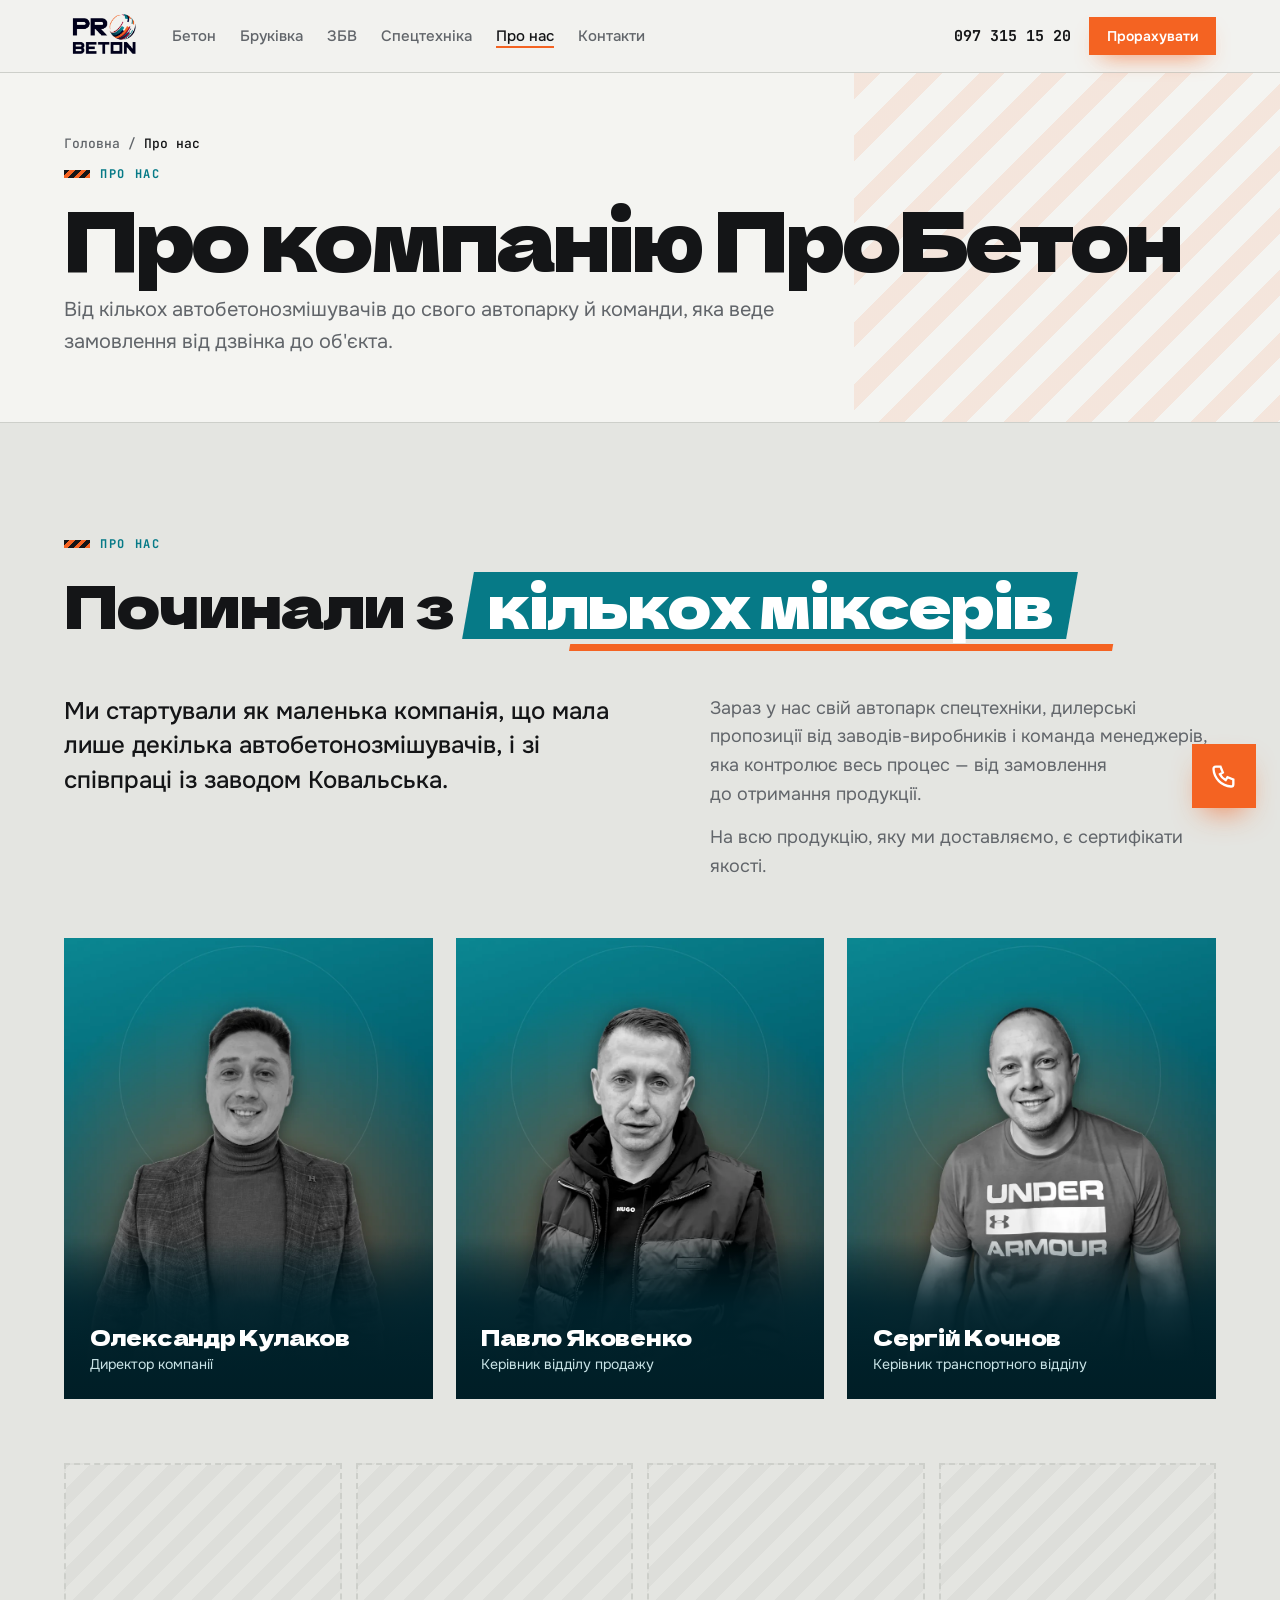
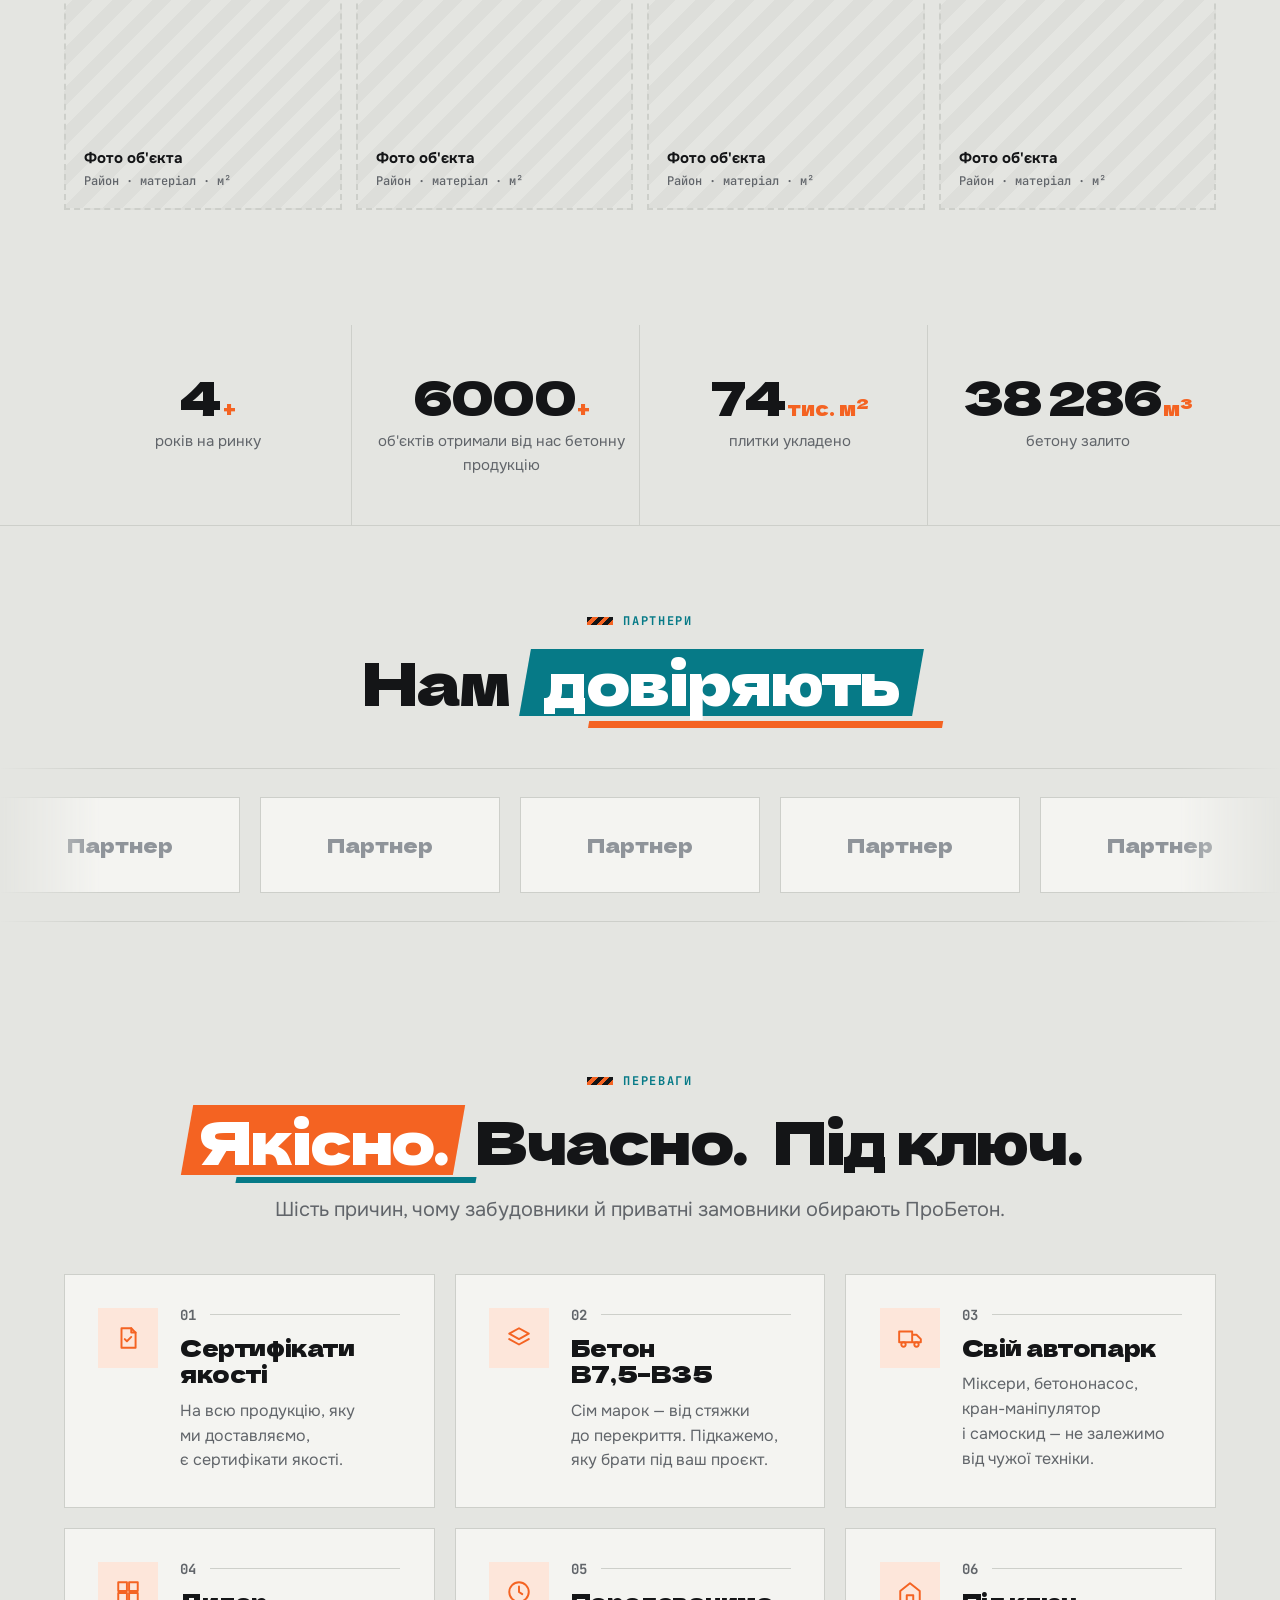
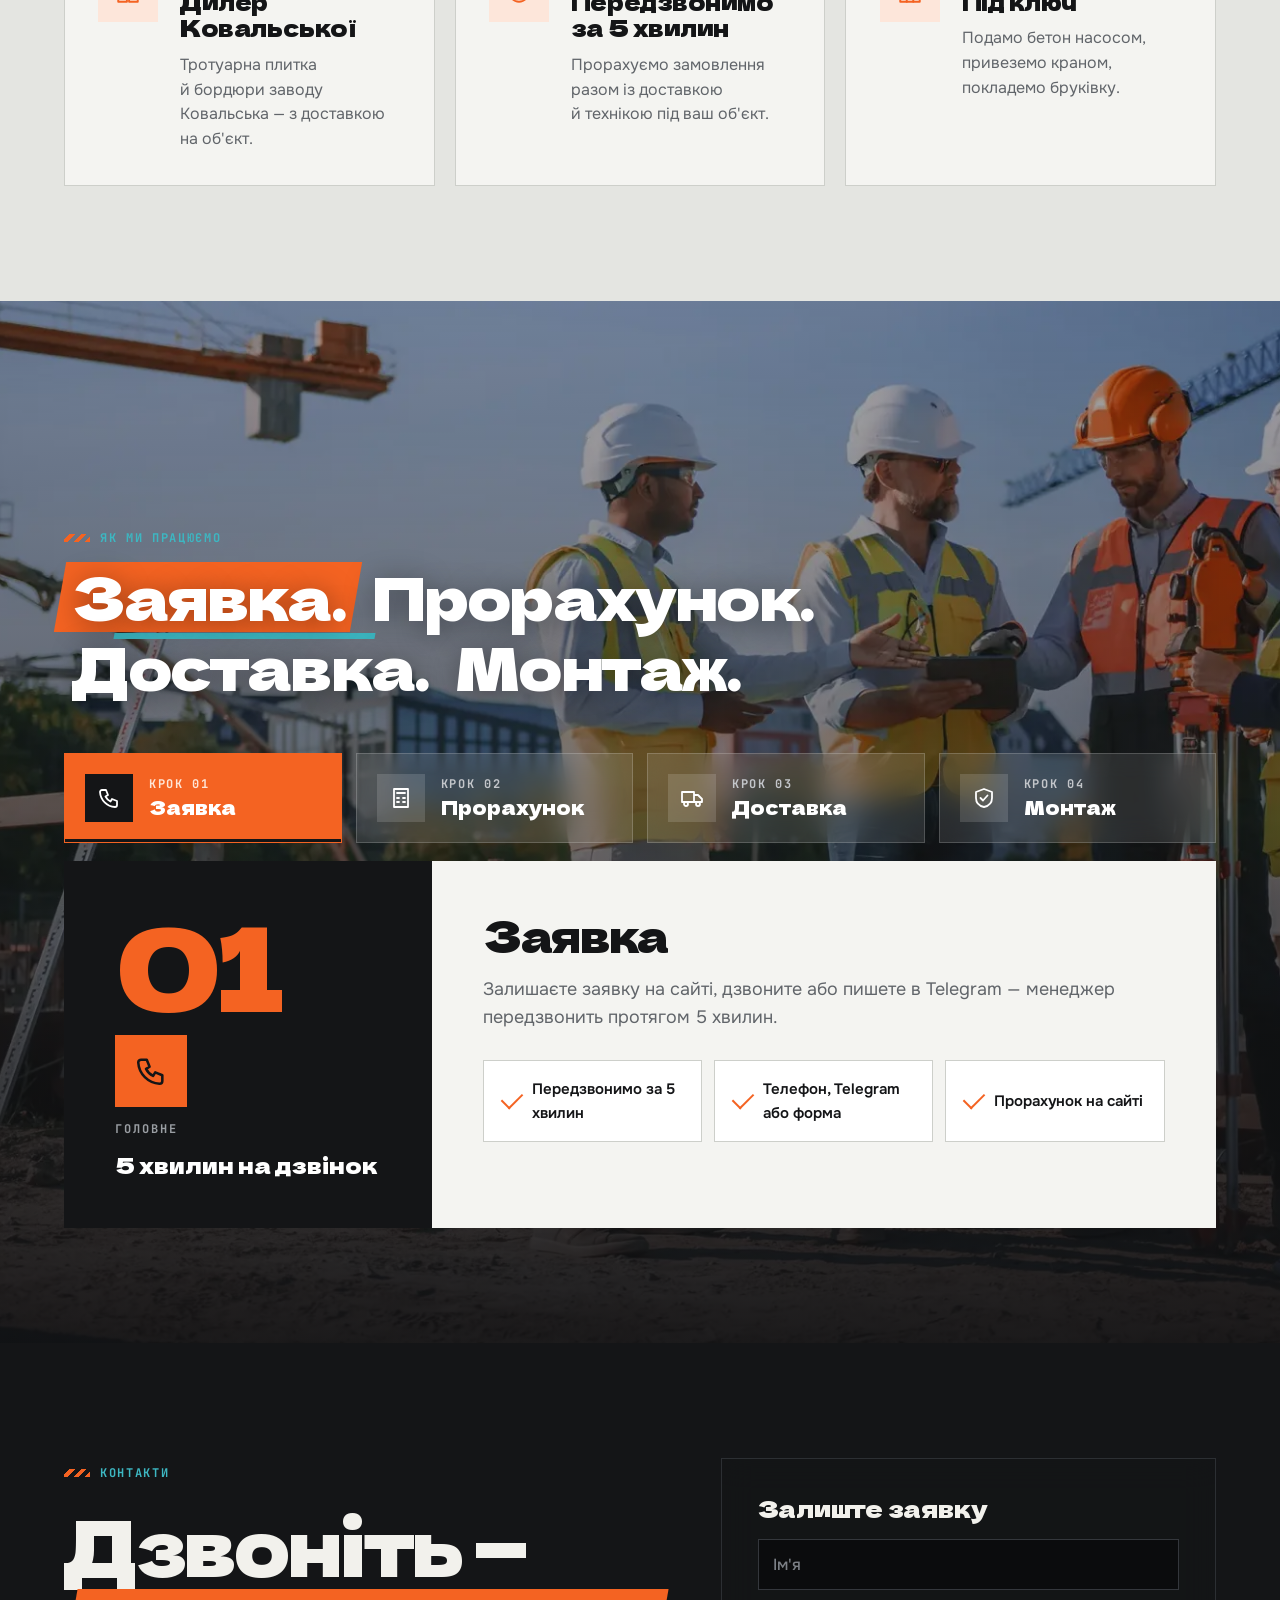
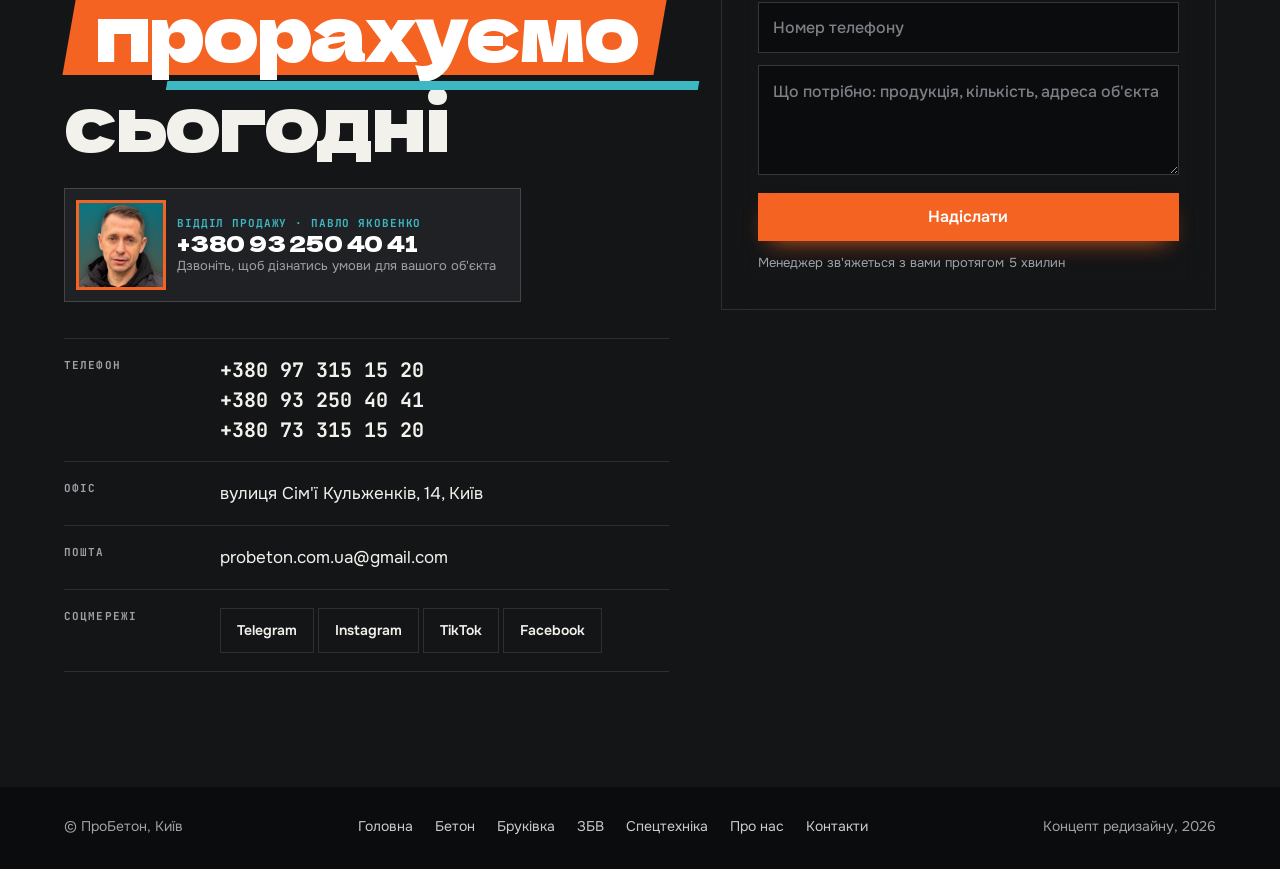
<file: pro-nas/index.html>
<!doctype html>
<html lang="uk">
<head>
<meta charset="utf-8">
<meta name="viewport" content="width=device-width, initial-scale=1, viewport-fit=cover">
<link rel="preload" as="font" type="font/woff2" href="../fonts/dela-gothic-one-cyrillic-0.woff2" crossorigin>
<link rel="preload" as="font" type="font/woff2" href="../fonts/onest-cyrillic-12.woff2" crossorigin>
<style>@font-face { font-family: 'Dela Gothic One'; font-style: normal; font-weight: 400; font-display: swap; src: url(../fonts/dela-gothic-one-cyrillic-0.woff2) format('woff2'); unicode-range: U+0301, U+0400-045F, U+0490-0491, U+04B0-04B1, U+2116; }
@font-face { font-family: 'Dela Gothic One'; font-style: normal; font-weight: 400; font-display: swap; src: url(../fonts/dela-gothic-one-latin-ext-1.woff2) format('woff2'); unicode-range: U+0100-02BA, U+02BD-02C5, U+02C7-02CC, U+02CE-02D7, U+02DD-02FF, U+0304, U+0308, U+0329, U+1D00-1DBF, U+1E00-1E9F, U+1EF2-1EFF, U+2020, U+20A0-20AB, U+20AD-20C4, U+2113, U+2C60-2C7F, U+A720-A7FF; }
@font-face { font-family: 'Dela Gothic One'; font-style: normal; font-weight: 400; font-display: swap; src: url(../fonts/dela-gothic-one-latin-2.woff2) format('woff2'); unicode-range: U+0000-00FF, U+0131, U+0152-0153, U+02BB-02BC, U+02C6, U+02DA, U+02DC, U+0304, U+0308, U+0329, U+2000-206F, U+20AC, U+2122, U+2191, U+2193, U+2212, U+2215, U+FEFF, U+FFFD; }
@font-face { font-family: 'Geologica'; font-style: normal; font-weight: 500; font-display: swap; src: url(../fonts/geologica-cyrillic-ext-3.woff2) format('woff2'); unicode-range: U+0460-052F, U+1C80-1C8A, U+20B4, U+2DE0-2DFF, U+A640-A69F, U+FE2E-FE2F; }
@font-face { font-family: 'Geologica'; font-style: normal; font-weight: 500; font-display: swap; src: url(../fonts/geologica-cyrillic-4.woff2) format('woff2'); unicode-range: U+0301, U+0400-045F, U+0490-0491, U+04B0-04B1, U+2116; }
@font-face { font-family: 'Geologica'; font-style: normal; font-weight: 500; font-display: swap; src: url(../fonts/geologica-latin-ext-5.woff2) format('woff2'); unicode-range: U+0100-02BA, U+02BD-02C5, U+02C7-02CC, U+02CE-02D7, U+02DD-02FF, U+0304, U+0308, U+0329, U+1D00-1DBF, U+1E00-1E9F, U+1EF2-1EFF, U+2020, U+20A0-20AB, U+20AD-20C4, U+2113, U+2C60-2C7F, U+A720-A7FF; }
@font-face { font-family: 'Geologica'; font-style: normal; font-weight: 500; font-display: swap; src: url(../fonts/geologica-latin-6.woff2) format('woff2'); unicode-range: U+0000-00FF, U+0131, U+0152-0153, U+02BB-02BC, U+02C6, U+02DA, U+02DC, U+0304, U+0308, U+0329, U+2000-206F, U+20AC, U+2122, U+2191, U+2193, U+2212, U+2215, U+FEFF, U+FFFD; }
@font-face { font-family: 'Geologica'; font-style: normal; font-weight: 700; font-display: swap; src: url(../fonts/geologica-cyrillic-ext-3.woff2) format('woff2'); unicode-range: U+0460-052F, U+1C80-1C8A, U+20B4, U+2DE0-2DFF, U+A640-A69F, U+FE2E-FE2F; }
@font-face { font-family: 'Geologica'; font-style: normal; font-weight: 700; font-display: swap; src: url(../fonts/geologica-cyrillic-4.woff2) format('woff2'); unicode-range: U+0301, U+0400-045F, U+0490-0491, U+04B0-04B1, U+2116; }
@font-face { font-family: 'Geologica'; font-style: normal; font-weight: 700; font-display: swap; src: url(../fonts/geologica-latin-ext-5.woff2) format('woff2'); unicode-range: U+0100-02BA, U+02BD-02C5, U+02C7-02CC, U+02CE-02D7, U+02DD-02FF, U+0304, U+0308, U+0329, U+1D00-1DBF, U+1E00-1E9F, U+1EF2-1EFF, U+2020, U+20A0-20AB, U+20AD-20C4, U+2113, U+2C60-2C7F, U+A720-A7FF; }
@font-face { font-family: 'Geologica'; font-style: normal; font-weight: 700; font-display: swap; src: url(../fonts/geologica-latin-6.woff2) format('woff2'); unicode-range: U+0000-00FF, U+0131, U+0152-0153, U+02BB-02BC, U+02C6, U+02DA, U+02DC, U+0304, U+0308, U+0329, U+2000-206F, U+20AC, U+2122, U+2191, U+2193, U+2212, U+2215, U+FEFF, U+FFFD; }
@font-face { font-family: 'Geologica'; font-style: normal; font-weight: 800; font-display: swap; src: url(../fonts/geologica-cyrillic-ext-3.woff2) format('woff2'); unicode-range: U+0460-052F, U+1C80-1C8A, U+20B4, U+2DE0-2DFF, U+A640-A69F, U+FE2E-FE2F; }
@font-face { font-family: 'Geologica'; font-style: normal; font-weight: 800; font-display: swap; src: url(../fonts/geologica-cyrillic-4.woff2) format('woff2'); unicode-range: U+0301, U+0400-045F, U+0490-0491, U+04B0-04B1, U+2116; }
@font-face { font-family: 'Geologica'; font-style: normal; font-weight: 800; font-display: swap; src: url(../fonts/geologica-latin-ext-5.woff2) format('woff2'); unicode-range: U+0100-02BA, U+02BD-02C5, U+02C7-02CC, U+02CE-02D7, U+02DD-02FF, U+0304, U+0308, U+0329, U+1D00-1DBF, U+1E00-1E9F, U+1EF2-1EFF, U+2020, U+20A0-20AB, U+20AD-20C4, U+2113, U+2C60-2C7F, U+A720-A7FF; }
@font-face { font-family: 'Geologica'; font-style: normal; font-weight: 800; font-display: swap; src: url(../fonts/geologica-latin-6.woff2) format('woff2'); unicode-range: U+0000-00FF, U+0131, U+0152-0153, U+02BB-02BC, U+02C6, U+02DA, U+02DC, U+0304, U+0308, U+0329, U+2000-206F, U+20AC, U+2122, U+2191, U+2193, U+2212, U+2215, U+FEFF, U+FFFD; }
@font-face { font-family: 'Geologica'; font-style: normal; font-weight: 900; font-display: swap; src: url(../fonts/geologica-cyrillic-ext-3.woff2) format('woff2'); unicode-range: U+0460-052F, U+1C80-1C8A, U+20B4, U+2DE0-2DFF, U+A640-A69F, U+FE2E-FE2F; }
@font-face { font-family: 'Geologica'; font-style: normal; font-weight: 900; font-display: swap; src: url(../fonts/geologica-cyrillic-4.woff2) format('woff2'); unicode-range: U+0301, U+0400-045F, U+0490-0491, U+04B0-04B1, U+2116; }
@font-face { font-family: 'Geologica'; font-style: normal; font-weight: 900; font-display: swap; src: url(../fonts/geologica-latin-ext-5.woff2) format('woff2'); unicode-range: U+0100-02BA, U+02BD-02C5, U+02C7-02CC, U+02CE-02D7, U+02DD-02FF, U+0304, U+0308, U+0329, U+1D00-1DBF, U+1E00-1E9F, U+1EF2-1EFF, U+2020, U+20A0-20AB, U+20AD-20C4, U+2113, U+2C60-2C7F, U+A720-A7FF; }
@font-face { font-family: 'Geologica'; font-style: normal; font-weight: 900; font-display: swap; src: url(../fonts/geologica-latin-6.woff2) format('woff2'); unicode-range: U+0000-00FF, U+0131, U+0152-0153, U+02BB-02BC, U+02C6, U+02DA, U+02DC, U+0304, U+0308, U+0329, U+2000-206F, U+20AC, U+2122, U+2191, U+2193, U+2212, U+2215, U+FEFF, U+FFFD; }
@font-face { font-family: 'JetBrains Mono'; font-style: normal; font-weight: 500; font-display: swap; src: url(../fonts/jetbrains-mono-cyrillic-ext-7.woff2) format('woff2'); unicode-range: U+0460-052F, U+1C80-1C8A, U+20B4, U+2DE0-2DFF, U+A640-A69F, U+FE2E-FE2F; }
@font-face { font-family: 'JetBrains Mono'; font-style: normal; font-weight: 500; font-display: swap; src: url(../fonts/jetbrains-mono-cyrillic-8.woff2) format('woff2'); unicode-range: U+0301, U+0400-045F, U+0490-0491, U+04B0-04B1, U+2116; }
@font-face { font-family: 'JetBrains Mono'; font-style: normal; font-weight: 500; font-display: swap; src: url(../fonts/jetbrains-mono-latin-ext-9.woff2) format('woff2'); unicode-range: U+0100-02BA, U+02BD-02C5, U+02C7-02CC, U+02CE-02D7, U+02DD-02FF, U+0304, U+0308, U+0329, U+1D00-1DBF, U+1E00-1E9F, U+1EF2-1EFF, U+2020, U+20A0-20AB, U+20AD-20C4, U+2113, U+2C60-2C7F, U+A720-A7FF; }
@font-face { font-family: 'JetBrains Mono'; font-style: normal; font-weight: 500; font-display: swap; src: url(../fonts/jetbrains-mono-latin-10.woff2) format('woff2'); unicode-range: U+0000-00FF, U+0131, U+0152-0153, U+02BB-02BC, U+02C6, U+02DA, U+02DC, U+0304, U+0308, U+0329, U+2000-206F, U+20AC, U+2122, U+2191, U+2193, U+2212, U+2215, U+FEFF, U+FFFD; }
@font-face { font-family: 'JetBrains Mono'; font-style: normal; font-weight: 700; font-display: swap; src: url(../fonts/jetbrains-mono-cyrillic-ext-7.woff2) format('woff2'); unicode-range: U+0460-052F, U+1C80-1C8A, U+20B4, U+2DE0-2DFF, U+A640-A69F, U+FE2E-FE2F; }
@font-face { font-family: 'JetBrains Mono'; font-style: normal; font-weight: 700; font-display: swap; src: url(../fonts/jetbrains-mono-cyrillic-8.woff2) format('woff2'); unicode-range: U+0301, U+0400-045F, U+0490-0491, U+04B0-04B1, U+2116; }
@font-face { font-family: 'JetBrains Mono'; font-style: normal; font-weight: 700; font-display: swap; src: url(../fonts/jetbrains-mono-latin-ext-9.woff2) format('woff2'); unicode-range: U+0100-02BA, U+02BD-02C5, U+02C7-02CC, U+02CE-02D7, U+02DD-02FF, U+0304, U+0308, U+0329, U+1D00-1DBF, U+1E00-1E9F, U+1EF2-1EFF, U+2020, U+20A0-20AB, U+20AD-20C4, U+2113, U+2C60-2C7F, U+A720-A7FF; }
@font-face { font-family: 'JetBrains Mono'; font-style: normal; font-weight: 700; font-display: swap; src: url(../fonts/jetbrains-mono-latin-10.woff2) format('woff2'); unicode-range: U+0000-00FF, U+0131, U+0152-0153, U+02BB-02BC, U+02C6, U+02DA, U+02DC, U+0304, U+0308, U+0329, U+2000-206F, U+20AC, U+2122, U+2191, U+2193, U+2212, U+2215, U+FEFF, U+FFFD; }
@font-face { font-family: 'Onest'; font-style: normal; font-weight: 400; font-display: swap; src: url(../fonts/onest-cyrillic-ext-11.woff2) format('woff2'); unicode-range: U+0460-052F, U+1C80-1C8A, U+20B4, U+2DE0-2DFF, U+A640-A69F, U+FE2E-FE2F; }
@font-face { font-family: 'Onest'; font-style: normal; font-weight: 400; font-display: swap; src: url(../fonts/onest-cyrillic-12.woff2) format('woff2'); unicode-range: U+0301, U+0400-045F, U+0490-0491, U+04B0-04B1, U+2116; }
@font-face { font-family: 'Onest'; font-style: normal; font-weight: 400; font-display: swap; src: url(../fonts/onest-latin-ext-13.woff2) format('woff2'); unicode-range: U+0100-02BA, U+02BD-02C5, U+02C7-02CC, U+02CE-02D7, U+02DD-02FF, U+0304, U+0308, U+0329, U+1D00-1DBF, U+1E00-1E9F, U+1EF2-1EFF, U+2020, U+20A0-20AB, U+20AD-20C4, U+2113, U+2C60-2C7F, U+A720-A7FF; }
@font-face { font-family: 'Onest'; font-style: normal; font-weight: 400; font-display: swap; src: url(../fonts/onest-latin-14.woff2) format('woff2'); unicode-range: U+0000-00FF, U+0131, U+0152-0153, U+02BB-02BC, U+02C6, U+02DA, U+02DC, U+0304, U+0308, U+0329, U+2000-206F, U+20AC, U+2122, U+2191, U+2193, U+2212, U+2215, U+FEFF, U+FFFD; }
@font-face { font-family: 'Onest'; font-style: normal; font-weight: 500; font-display: swap; src: url(../fonts/onest-cyrillic-ext-11.woff2) format('woff2'); unicode-range: U+0460-052F, U+1C80-1C8A, U+20B4, U+2DE0-2DFF, U+A640-A69F, U+FE2E-FE2F; }
@font-face { font-family: 'Onest'; font-style: normal; font-weight: 500; font-display: swap; src: url(../fonts/onest-cyrillic-12.woff2) format('woff2'); unicode-range: U+0301, U+0400-045F, U+0490-0491, U+04B0-04B1, U+2116; }
@font-face { font-family: 'Onest'; font-style: normal; font-weight: 500; font-display: swap; src: url(../fonts/onest-latin-ext-13.woff2) format('woff2'); unicode-range: U+0100-02BA, U+02BD-02C5, U+02C7-02CC, U+02CE-02D7, U+02DD-02FF, U+0304, U+0308, U+0329, U+1D00-1DBF, U+1E00-1E9F, U+1EF2-1EFF, U+2020, U+20A0-20AB, U+20AD-20C4, U+2113, U+2C60-2C7F, U+A720-A7FF; }
@font-face { font-family: 'Onest'; font-style: normal; font-weight: 500; font-display: swap; src: url(../fonts/onest-latin-14.woff2) format('woff2'); unicode-range: U+0000-00FF, U+0131, U+0152-0153, U+02BB-02BC, U+02C6, U+02DA, U+02DC, U+0304, U+0308, U+0329, U+2000-206F, U+20AC, U+2122, U+2191, U+2193, U+2212, U+2215, U+FEFF, U+FFFD; }
@font-face { font-family: 'Onest'; font-style: normal; font-weight: 600; font-display: swap; src: url(../fonts/onest-cyrillic-ext-11.woff2) format('woff2'); unicode-range: U+0460-052F, U+1C80-1C8A, U+20B4, U+2DE0-2DFF, U+A640-A69F, U+FE2E-FE2F; }
@font-face { font-family: 'Onest'; font-style: normal; font-weight: 600; font-display: swap; src: url(../fonts/onest-cyrillic-12.woff2) format('woff2'); unicode-range: U+0301, U+0400-045F, U+0490-0491, U+04B0-04B1, U+2116; }
@font-face { font-family: 'Onest'; font-style: normal; font-weight: 600; font-display: swap; src: url(../fonts/onest-latin-ext-13.woff2) format('woff2'); unicode-range: U+0100-02BA, U+02BD-02C5, U+02C7-02CC, U+02CE-02D7, U+02DD-02FF, U+0304, U+0308, U+0329, U+1D00-1DBF, U+1E00-1E9F, U+1EF2-1EFF, U+2020, U+20A0-20AB, U+20AD-20C4, U+2113, U+2C60-2C7F, U+A720-A7FF; }
@font-face { font-family: 'Onest'; font-style: normal; font-weight: 600; font-display: swap; src: url(../fonts/onest-latin-14.woff2) format('woff2'); unicode-range: U+0000-00FF, U+0131, U+0152-0153, U+02BB-02BC, U+02C6, U+02DA, U+02DC, U+0304, U+0308, U+0329, U+2000-206F, U+20AC, U+2122, U+2191, U+2193, U+2212, U+2215, U+FEFF, U+FFFD; }
@font-face { font-family: 'Onest'; font-style: normal; font-weight: 700; font-display: swap; src: url(../fonts/onest-cyrillic-ext-11.woff2) format('woff2'); unicode-range: U+0460-052F, U+1C80-1C8A, U+20B4, U+2DE0-2DFF, U+A640-A69F, U+FE2E-FE2F; }
@font-face { font-family: 'Onest'; font-style: normal; font-weight: 700; font-display: swap; src: url(../fonts/onest-cyrillic-12.woff2) format('woff2'); unicode-range: U+0301, U+0400-045F, U+0490-0491, U+04B0-04B1, U+2116; }
@font-face { font-family: 'Onest'; font-style: normal; font-weight: 700; font-display: swap; src: url(../fonts/onest-latin-ext-13.woff2) format('woff2'); unicode-range: U+0100-02BA, U+02BD-02C5, U+02C7-02CC, U+02CE-02D7, U+02DD-02FF, U+0304, U+0308, U+0329, U+1D00-1DBF, U+1E00-1E9F, U+1EF2-1EFF, U+2020, U+20A0-20AB, U+20AD-20C4, U+2113, U+2C60-2C7F, U+A720-A7FF; }
@font-face { font-family: 'Onest'; font-style: normal; font-weight: 700; font-display: swap; src: url(../fonts/onest-latin-14.woff2) format('woff2'); unicode-range: U+0000-00FF, U+0131, U+0152-0153, U+02BB-02BC, U+02C6, U+02DA, U+02DC, U+0304, U+0308, U+0329, U+2000-206F, U+20AC, U+2122, U+2191, U+2193, U+2212, U+2215, U+FEFF, U+FFFD; }
</style>
<link rel="canonical" href="https://probeton-site-beta.vercel.app/pro-nas/">
<meta name="robots" content="index, follow, max-image-preview:large">
<meta name="theme-color" content="#141517">
<meta property="og:type" content="website">
<meta property="og:site_name" content="ПроБетон">
<meta property="og:locale" content="uk_UA">
<meta property="og:url" content="https://probeton-site-beta.vercel.app/pro-nas/">
<meta property="og:title" content="Про компанію ПроБетон — бетон і бруківка в Києві">
<meta property="og:description" content="Починали з кількох міксерів і співпраці із заводом Ковальська. Тепер — свій автопарк спецтехніки, сертифікати якості й команда, що веде замовлення.">
<meta property="og:image" content="https://probeton-site-beta.vercel.app/img/og.jpg">
<meta property="og:image:width" content="1200"><meta property="og:image:height" content="630">
<meta name="twitter:card" content="summary_large_image">
<link rel="icon" href="../img/logo.png">
<script type="application/ld+json">{"@context":"https://schema.org","@graph":[{"@type":"HomeAndConstructionBusiness","@id":"https://probeton-site-beta.vercel.app/#org","name":"ПроБетон","alternateName":["ProBeton","Про Бетон"],"url":"https://probeton-site-beta.vercel.app/","logo":"https://probeton-site-beta.vercel.app/img/logo.png","image":"https://probeton-site-beta.vercel.app/img/og.jpg","description":"Бетон В7,5–В35 з доставкою міксером і подачею бетононасосом, тротуарна плитка й бордюри заводу Ковальська, залізобетонні вироби та оренда спецтехніки в Києві й Київській області.","telephone":"+380973151520","email":"probeton.com.ua@gmail.com","address":{"@type":"PostalAddress","streetAddress":"вулиця Сім'ї Кульженків, 14","addressLocality":"Київ","addressCountry":"UA"},"areaServed":[{"@type":"City","name":"Київ"},{"@type":"AdministrativeArea","name":"Київська область"}],"contactPoint":[{"@type":"ContactPoint","contactType":"sales","telephone":["+380973151520","+380932504041","+380733151520"],"availableLanguage":"uk"}],"sameAs":["https://t.me/Probeton0973151520","https://www.instagram.com/pro_beton_kyiv/","https://www.tiktok.com/@pro_beton_kyiv","https://www.facebook.com/ProBeton.Kiev"],"knowsAbout":["бетон","товарний бетон","тротуарна плитка","бруківка","бордюри","бетонні кільця","плити перекриття","бетононасос","кран-маніпулятор"],"makesOffer":[{"@type":"Offer","itemOffered":{"@type":"Service","name":"Бетон В7,5–В35 з доставкою","url":"https://probeton-site-beta.vercel.app/beton/"},"areaServed":"Київ і Київська область"},{"@type":"Offer","itemOffered":{"@type":"Service","name":"Тротуарна плитка й бордюри Ковальська","url":"https://probeton-site-beta.vercel.app/bruk/"},"areaServed":"Київ і Київська область"},{"@type":"Offer","itemOffered":{"@type":"Service","name":"Залізобетонні вироби: кільця, плити перекриття, балки","url":"https://probeton-site-beta.vercel.app/zbv/"},"areaServed":"Київ і Київська область"},{"@type":"Offer","itemOffered":{"@type":"Service","name":"Оренда спецтехніки: бетононасос, кран-маніпулятор, самоскид, екскаватор","url":"https://probeton-site-beta.vercel.app/tekhnika/"},"areaServed":"Київ і Київська область"},{"@type":"Offer","itemOffered":{"@type":"Service","name":"Укладання тротуарної плитки під ключ","url":"https://probeton-site-beta.vercel.app/bruk/"},"areaServed":"Київ і Київська область"}]},{"@type":"WebPage","@id":"https://probeton-site-beta.vercel.app/pro-nas/#page","url":"https://probeton-site-beta.vercel.app/pro-nas/","name":"Про компанію ПроБетон — бетон і бруківка в Києві","description":"Починали з кількох міксерів і співпраці із заводом Ковальська. Тепер — свій автопарк спецтехніки, сертифікати якості й команда, що веде замовлення.","inLanguage":"uk","isPartOf":{"@id":"https://probeton-site-beta.vercel.app/#site"},"about":{"@id":"https://probeton-site-beta.vercel.app/#org"}},{"@type":"BreadcrumbList","itemListElement":[{"@type":"ListItem","position":1,"name":"Головна","item":"https://probeton-site-beta.vercel.app/"},{"@type":"ListItem","position":2,"name":"Про нас","item":"https://probeton-site-beta.vercel.app/pro-nas/"}]}]}</script>
<script>if("IntersectionObserver"in window)document.documentElement.classList.add("lzb")</script>
<title>Про компанію ПроБетон — бетон і бруківка в Києві</title>
<meta name="claude:viewport-fit-sides" content="cover">
<meta name="description" content="Починали з кількох міксерів і співпраці із заводом Ковальська. Тепер — свій автопарк спецтехніки, сертифікати якості й команда, що веде замовлення.">
<style>
/* Layout: світлий «бетонний» сайт зі смугами-розділами на всю ширину; темні смуги — для техніки й контактів; помаранчевий — лише дії */
:root{
  --concrete:#E4E5E1;   /* фон — сухий бетон */
  --slab:#F4F4F1;       /* картки — свіжа плита */
  --asphalt:#141517;    /* темні розділи й текст */
  --asphalt-2:#1E2023;
  --mut:#61656A;
  --mut-d:#9EA2A7;
  --line:#CDCFCA;
  --line-d:#2C2F33;
  --signal:#F46322;     /* дії — помаранчевий з логотипу */
  --teal:#067A87;       /* другий акцент — петрольний з логотипу: мітки, інформаційні блоки */
  --teal-lt:#3DB7C2;    /* той самий відтінок для темного тла */
  --teal-deep:#00495A;
  --mark:#F46322;       /* розмітка — з 05.11.2026 помаранчева, як дії (жовтий #F6C21A прибрали: було строкато) */
  /* заголовки — широкий Dela Gothic One (один накреслення, уже жирне); Geologica — запасний для знаків, яких у Dela немає */
  --display:"Dela Gothic One","Geologica","Arial Black",system-ui,sans-serif;
  --body:"Onest","Segoe UI",system-ui,sans-serif;
  --mono:"JetBrains Mono",ui-monospace,Consolas,monospace;
  /* бічні поля: на телефоні 16px, на ширших екранах ростуть разом з вікном */
  --pad:max(16px,5vw,env(safe-area-inset-left,0px));
  --pad-r:max(16px,5vw,env(safe-area-inset-right,0px));
  color-scheme:light;
}
*{box-sizing:border-box}
html{scroll-behavior:smooth;scroll-padding-top:84px}
body{margin:0;overflow-x:clip;background:var(--concrete);color:var(--asphalt);font:400 17px/1.6 var(--body);-webkit-font-smoothing:antialiased}
img{max-width:100%}
[hidden]{display:none!important}
body::before{content:"";position:fixed;inset:0 0 auto;height:env(safe-area-inset-top,0px);z-index:60;background:var(--slab)}
.in{max-width:calc(1360px + 2 * var(--pad));margin:0 auto;padding-left:var(--pad);padding-right:var(--pad-r)}
h1,h2,h3,h4{font-family:var(--display);margin:0;line-height:1.05;text-wrap:balance}
/* у Dela лише одна товщина — не даємо браузеру домальовувати «жирний» */
html{font-synthesis-weight:none}
h2{font-size:clamp(32px,5vw,60px);font-weight:900;letter-spacing:-.03em}
h3{font-size:20px;font-weight:700;letter-spacing:-.01em}
p{margin:0}
a{color:inherit}
.eyebrow{font:700 12px/1 var(--mono);letter-spacing:.14em;text-transform:uppercase;color:var(--teal);display:inline-flex;gap:10px;align-items:center}
:is(.dark,.photo,.hero) .eyebrow{color:var(--teal-lt)}
.eyebrow::before{content:"";width:26px;height:8px;background:repeating-linear-gradient(-45deg,var(--mark) 0 4px,var(--asphalt) 4px 8px)}
.dark .eyebrow::before{background:repeating-linear-gradient(-45deg,var(--mark) 0 4px,transparent 4px 8px)}
.lead{font-size:clamp(17px,1.6vw,20px);color:var(--mut);max-width:58ch}
.dark .lead{color:var(--mut-d)}
.num{font-family:var(--mono);font-variant-numeric:tabular-nums}

.btn{display:inline-flex;align-items:center;justify-content:center;gap:10px;border:0;border-radius:999px;padding:16px 26px;font:600 16px/1 var(--body);cursor:pointer;text-decoration:none;transition:transform .15s ease,background .2s,box-shadow .2s;white-space:nowrap}
.btn:active{transform:scale(.97)}
.btn-or{background:var(--signal);color:#fff;box-shadow:0 10px 24px -12px var(--signal)}
.btn-or:hover{background:#ff7438}
.btn-line{background:transparent;color:inherit;box-shadow:inset 0 0 0 1.5px currentColor}
.btn-line:hover{background:rgba(127,127,127,.12)}
.btn svg{width:18px;height:18px}
:is(a,button,input,select):focus-visible{outline:2px solid var(--signal);outline-offset:3px}

/* ---------- шапка ---------- */
.top{position:sticky;top:env(safe-area-inset-top,0px);z-index:50;background:color-mix(in srgb,var(--slab) 88%,transparent);backdrop-filter:blur(12px);border-bottom:1px solid var(--line)}
.top .in{display:flex;align-items:center;gap:28px;height:72px}
.logo{font:900 20px/1 var(--display);letter-spacing:-.03em;text-decoration:none;display:flex;align-items:center;gap:8px}
.logo img{height:48px;width:auto;display:block}
.top nav{display:flex;gap:24px;font-weight:500;font-size:15px}
.top nav a{text-decoration:none;color:var(--mut);transition:color .2s}
.top nav a:hover{color:var(--asphalt)}
.top .r{margin-left:auto;display:flex;align-items:center;gap:18px}
.top .tel{font:700 15px/1 var(--mono);text-decoration:none}
.top .btn{padding:12px 18px;font-size:14px}

/* ---------- перший екран ---------- */
.hero{padding-block:clamp(40px,7vw,96px);position:relative;overflow:hidden}
/* фото з probeton.com.ua; затемнена лише ліва частина під текстом. Фото збільшене й зсунуте праворуч,
   щоб будівельник було видно в просвіті між текстом і карткою прорахунку */
.hero{color:#fff;background:
  linear-gradient(90deg,rgb(13,14,16) 0%,rgb(13,14,16) 18%,rgba(13,14,16,.88) 30%,rgba(13,14,16,.45) 45%,rgba(13,14,16,0) 59%),
  url(../img/fon-heroi-3.webp) 0% 35%/max(121%,calc((100svh - 60px) * 2.36)) auto no-repeat rgb(13,14,16)}
.hero .lead br.d{display:none}
@media (min-width:1041px){.hero .lead br.d{display:inline}.hero .lead{max-width:none}}
/* головні слова по черзі отримують помаранчеву плашку: бетон → бруківка → техніка */
.hero h1{isolation:isolate}
.cyc{isolation:isolate}
.cyc .w{display:inline-block;position:relative;padding:.02em .2em .1em;margin:0 -.06em;transition:color .4s ease}
.cyc .w::before{content:"";position:absolute;inset:0;z-index:-1;background:var(--signal);transform:skewX(-10deg) scaleX(0);transform-origin:left center;transition:transform .55s cubic-bezier(.7,0,.2,1)}
.cyc .w::after{content:"";position:absolute;left:18%;right:-6%;bottom:-.12em;height:.1em;z-index:-1;background:var(--teal);transform:skewX(-10deg) scaleX(0);transform-origin:left center;transition:transform .45s cubic-bezier(.7,0,.2,1)}
.cyc .w.on::before,.cyc .w.on::after{transform:skewX(-10deg) scaleX(1)}
.cyc .w.on{color:#fff}.cyc .w.on::after{transition-delay:.25s}
.photo .cyc .w.on::after{background:var(--teal-lt)}
.hero h1 .w{display:block;position:relative;width:fit-content;padding:.02em .22em .1em;margin-left:-.22em}
.hero h1 .w::before{content:"";position:absolute;inset:0;z-index:-1;background:var(--signal);transform:skewX(-10deg) scaleX(0);transform-origin:left center;transition:transform .55s cubic-bezier(.7,0,.2,1)}
.hero h1 .w::after{content:"";position:absolute;left:18%;right:-6%;bottom:-.12em;height:.1em;z-index:-1;background:var(--teal);transform:skewX(-10deg) scaleX(0);transform-origin:left center;transition:transform .45s cubic-bezier(.7,0,.2,1)}
.hero h1 .w.on::before{transform:skewX(-10deg) scaleX(1)}
.hero h1 .w.on::after{transform:skewX(-10deg) scaleX(1);transition-delay:.25s}
@media (prefers-reduced-motion:reduce){.hero h1 .w::before,.hero h1 .w::after{transition:none}}
.hero .eyebrow::before{background:repeating-linear-gradient(-45deg,var(--mark) 0 4px,transparent 4px 8px)}
.hero h1{text-shadow:0 6px 40px rgba(0,0,0,.35)}
.hero h1 span.s{color:var(--signal)}
.hero .lead{color:#D9DBDE}
.hero .trust{color:#C3C6CA}
.hero .calc{box-shadow:0 40px 80px -30px rgba(0,0,0,.8),0 0 0 1px rgba(255,255,255,.1);background:rgba(20,21,23,.86);backdrop-filter:blur(14px);-webkit-backdrop-filter:blur(14px)}
.stats-band .stats{margin-top:0;border-top:0;border-bottom:1px solid var(--line)}
.stats-band .stat{padding:clamp(28px,4vw,48px) 12px;text-align:center}
.hero .in{display:grid;grid-template-columns:1.25fr .9fr;gap:clamp(24px,4vw,64px);align-items:start;position:relative;z-index:1}
.hero h1{font-size:clamp(48px,9vw,118px);font-weight:900;letter-spacing:-.045em;line-height:.92;margin-top:22px}
.hero h1 .o{color:var(--signal)}
.hero h1 .s{display:block;font-size:max(18px,.34em);letter-spacing:-.02em;line-height:1.1;font-weight:700;color:var(--mut);margin-top:18px}
.hero .lead{margin-top:26px}
.hero .ctas{display:flex;gap:12px;flex-wrap:wrap;margin-top:32px}
.trust{display:flex;flex-wrap:wrap;gap:8px 22px;margin-top:30px;font-size:14px;color:var(--mut)}
.trust span{display:inline-flex;gap:8px;align-items:center}
.trust span::before{content:"";width:7px;height:7px;background:var(--signal);border-radius:2px}

/* калькулятор */
.calc{background:var(--asphalt);color:#F2F1EC;border-radius:24px;padding:24px;display:grid;gap:18px;box-shadow:0 40px 80px -40px rgba(0,0,0,.6);position:relative}
.calc::before{content:"";position:absolute;left:24px;right:24px;top:-6px;height:12px;border-radius:6px;background:repeating-linear-gradient(-45deg,var(--mark) 0 10px,var(--asphalt) 10px 20px)}
.calc h3{font-size:22px}
.calc .hint{font-size:14px;color:var(--mut-d);margin-top:6px}
.tabs{display:grid;grid-template-columns:1fr 1fr;background:#0B0C0D;border-radius:999px;padding:4px}
.tab{border:0;background:transparent;color:var(--mut-d);font:600 15px/1 var(--body);padding:12px;border-radius:999px;cursor:pointer;transition:background .2s,color .2s}
.tab[aria-selected="true"]{background:#F2F1EC;color:var(--asphalt)}
.calc .lbl{font:700 11px/1 var(--mono);letter-spacing:.1em;text-transform:uppercase;color:var(--mut-d);display:block;margin-bottom:10px}
.chips{display:flex;flex-wrap:wrap;gap:6px}
.chip{border:1px solid #34373C;background:transparent;color:#F2F1EC;font:700 13px/1 var(--mono);padding:9px 11px;border-radius:9px;cursor:pointer;transition:background .15s,border-color .15s}
.chip:hover{border-color:#6A6E74}
.chip[aria-pressed="true"]{background:var(--signal);border-color:var(--signal);color:#fff}
.vol{display:flex;align-items:center;gap:14px}
.vol input{flex:1;min-width:0;accent-color:var(--signal)}
.vol output{font:700 24px/1 var(--mono);min-width:6ch;text-align:right}
.check{display:flex;gap:10px;align-items:center;font-size:15px;cursor:pointer}
.check input{width:19px;height:19px;accent-color:var(--signal)}
.two{display:grid;grid-template-columns:1fr 1fr;gap:8px}
.field{width:100%;background:#0B0C0D;border:1px solid #34373C;border-radius:12px;color:#F2F1EC;font:500 16px/1 var(--body);padding:14px}
.field::placeholder{color:#7C8086}
.calc .btn{width:100%}
.calc .sum{font:500 13px/1.4 var(--mono);color:var(--mut-d)}
.ok{background:#13281C;border:1px solid #2E6043;color:#C3EDD2;border-radius:12px;padding:14px;font-size:14px}

/* цифри */
.stats{margin-top:clamp(40px,6vw,80px);border-top:1px solid var(--line);position:relative;z-index:1}
.stats .in{display:grid;grid-template-columns:repeat(4,1fr)}
.stat{padding:28px 24px 30px 0;border-right:1px solid var(--line);min-width:0}
.stat + .stat{padding-left:24px}
.stat:last-child{border-right:0}
.stat b{display:block;font:900 clamp(26px,3.6vw,50px)/1 var(--display);letter-spacing:-.04em;white-space:nowrap}
.stat b small{font-size:.42em;color:var(--signal);letter-spacing:0;margin-left:2px}
.stat span{display:block;margin-top:10px;color:var(--mut);font-size:15px}

/* біжучий рядок */
.ticker{background:var(--signal);color:#fff;overflow:hidden;white-space:nowrap;border-block:2px solid var(--asphalt)}
.ticker div{display:inline-flex;gap:40px;padding-block:16px;font:900 clamp(18px,2.4vw,28px)/1 var(--display);letter-spacing:-.01em;animation:run 32s linear infinite}
.ticker span{display:inline-flex;gap:40px;align-items:center}
.ticker span::after{content:"";width:14px;height:14px;background:var(--asphalt);transform:rotate(45deg)}
@keyframes run{to{transform:translateX(-50%)}}

/* розділи */
.band{padding-block:clamp(64px,9vw,120px)}
.band-head{display:grid;grid-template-columns:1fr auto;gap:24px;align-items:end;margin-bottom:clamp(32px,4vw,56px)}
.band-head > div{display:grid;gap:18px;min-width:0}
.dark{background:var(--asphalt);color:#F2F1EC}

/* ---------- бетон ---------- */
.beton{display:grid;grid-template-columns:1.1fr .9fr;gap:20px}
.grades{background:var(--slab);border:1px solid var(--line);border-radius:24px;padding:clamp(20px,3vw,36px);display:grid;gap:26px;min-width:0}
.gscale{display:grid;grid-template-columns:repeat(7,1fr);gap:6px}
.g{border:0;cursor:pointer;border-radius:12px;padding:14px 4px 12px;background:var(--concrete);display:grid;gap:10px;justify-items:center;font:700 clamp(13px,1.5vw,17px)/1 var(--mono);color:var(--asphalt);transition:background .2s,color .2s,transform .15s}
.g i{display:block;width:100%;max-width:34px;border-radius:4px;background:#B9BBB6;transition:background .2s}
.g:hover{transform:translateY(-2px)}
.g[aria-pressed="true"]{background:var(--asphalt);color:#fff}
.g[aria-pressed="true"] i{background:var(--signal)}
.gout{display:grid;grid-template-columns:auto 1fr;gap:20px 28px;align-items:center}
.gout .big{font:900 clamp(56px,8vw,104px)/.9 var(--display);letter-spacing:-.05em;color:var(--signal)}
.gout h3{font-size:22px}
.gout p{color:var(--mut);margin-top:8px}
.gout small{display:block;margin-top:12px;font:500 12px/1.4 var(--mono);color:var(--mut)}
.side{display:grid;gap:20px}
.feat{border-radius:24px;padding:28px;display:grid;gap:12px;align-content:start;min-width:0}
.feat.or{background:var(--signal);color:#fff}
.feat.or p{color:#FFE5D6}
.feat.sl{background:linear-gradient(150deg,var(--teal) 0%,var(--teal-deep) 100%);color:#fff}
.feat.sl p{color:#CDEBEE}
.feat.sl svg *{stroke:#fff}
.feat.sl svg circle{fill:var(--teal-deep)}
.feat h3{font-size:24px}
.feat svg{width:54px;height:36px}

/* ---------- бруківка ---------- */
.show{display:grid;grid-template-columns:1.3fr 1fr;border-radius:28px;overflow:hidden;background:var(--slab);border:1px solid var(--line);margin-bottom:24px}
.pave{min-height:460px;position:relative;background:#2A2B2D;overflow:hidden}
/* двір: справжній фрагмент викладки з каталогу, повторений у реальному масштабі (--bs — ширина одного фрагмента) */
.pave .tex{position:absolute;inset:0;background-repeat:repeat;background-position:center;background-size:var(--bs,50%) auto;transition:opacity .35s ease}
.pave .tex.fade{opacity:0}
.msel{display:flex;flex-wrap:wrap;gap:6px}
.msel button{border:1px solid var(--line);background:var(--concrete);font:700 13px/1 var(--body);padding:9px 12px;cursor:pointer;color:var(--asphalt);white-space:nowrap;transition:background .2s,color .2s,border-color .2s}
.msel button:hover{border-color:var(--signal)}
.msel button[aria-pressed="true"]{background:var(--signal);border-color:var(--signal);color:#fff}
.hsel[hidden]{display:none}
/* телефон: моделі в один ряд, квадратики кольорів — як у картках каталогу */
@media (max-width:680px){
  .msel{display:grid;grid-template-columns:repeat(4,minmax(0,1fr));gap:4px}
  .msel button{font-size:11px;line-height:1.15;padding:8px 2px;white-space:normal;text-align:center;letter-spacing:-.01em;min-width:0}
  .sws{gap:6px}
  .sws .sw{width:30px;height:30px;border-width:2px}
}
.pave img.fade{opacity:0}
.pave .lab{position:absolute;left:20px;bottom:20px;z-index:1;background:rgba(20,21,23,.82);color:#fff;border-radius:999px;padding:10px 16px;font:700 13px/1 var(--mono);backdrop-filter:blur(6px)}
.show .info{padding:clamp(24px,3vw,44px);display:grid;gap:18px;align-content:start;min-width:0}
.show h3{font-size:clamp(30px,3.4vw,44px);font-weight:900;letter-spacing:-.03em}
.show .info > p{color:var(--mut)}
.sws{display:flex;flex-wrap:wrap;gap:10px}
.sw{width:48px;height:48px;border-radius:12px;border:3px solid var(--slab);background-size:300%;background-position:center;box-shadow:0 0 0 1px var(--line);cursor:pointer;padding:0;transition:transform .15s,box-shadow .15s}
.sw:hover{transform:scale(1.08)}
.sw[aria-pressed="true"]{box-shadow:0 0 0 2px var(--asphalt)}
.cname{font-size:15px;color:var(--mut)} .cname b{color:var(--asphalt);text-transform:capitalize}
.hsel{display:inline-grid;grid-template-columns:1fr 1fr;background:var(--concrete);border-radius:999px;padding:4px;justify-self:start}
.hsel button{border:0;background:transparent;font:700 13px/1 var(--mono);padding:10px 16px;border-radius:999px;cursor:pointer;color:var(--mut)}
.hsel button[aria-pressed="true"]{background:var(--asphalt);color:#fff}
.price{display:flex;align-items:baseline;gap:12px;flex-wrap:wrap}
.price b{font:900 44px/1 var(--display);letter-spacing:-.03em}
.price span{font:500 13px/1.3 var(--mono);color:var(--mut)}

.filters{display:flex;flex-wrap:wrap;gap:8px;margin-bottom:18px}
.fl{border:1px solid var(--line);background:var(--slab);font:600 14px/1 var(--body);padding:11px 16px;border-radius:999px;cursor:pointer;color:var(--asphalt)}
.fl[aria-pressed="true"]{background:var(--asphalt);border-color:var(--asphalt);color:#fff}
.grid{display:grid;grid-template-columns:repeat(auto-fill,minmax(min(100%,250px),1fr));gap:14px}
.card{background:var(--slab);border:1px solid var(--line);border-radius:20px;padding:14px 14px 18px;display:grid;gap:12px;align-content:start;transition:transform .45s cubic-bezier(.22,.61,.36,1),box-shadow .45s ease;min-width:0}
.card:hover{transform:translateY(-4px);box-shadow:0 20px 40px -24px rgba(0,0,0,.35)}
.card .ph{aspect-ratio:16/10;max-width:100%;border-radius:12px;position:relative;overflow:hidden}
.card .ph{background:#fff}
.card .ph img{width:100%;height:100%;object-fit:cover;display:block;transition:transform .8s cubic-bezier(.22,.61,.36,1)}
.card .ph.fit img{object-fit:contain;padding:10px}
.ph.tex{background-repeat:repeat;background-position:center;transition:opacity .25s ease}
.card:hover .ph img{transform:scale(1.06)}
.card .dims{font:500 12px/1 var(--mono);color:var(--mut)}
.card h4{font:700 17px/1.25 var(--body)}
.dots{display:flex;gap:6px;flex-wrap:wrap}
.dots i{width:16px;height:16px;border-radius:50%;box-shadow:inset 0 0 0 1px rgba(0,0,0,.15)}
.card .bot{display:flex;justify-content:space-between;align-items:center;gap:10px;padding-top:12px;border-top:1px dashed var(--line)}
.card .bot b{font:900 20px/1 var(--display);letter-spacing:-.02em}
.card .bot b.q{font:600 14px/1.2 var(--body);color:var(--mut)}
.card .add{border:0;background:var(--asphalt);color:#fff;width:40px;height:40px;border-radius:50%;cursor:pointer;font-size:20px;line-height:1;flex:none}
.card .add:hover{background:var(--signal)}
.foot-note{margin-top:18px;font:500 12px/1.5 var(--mono);color:var(--mut)}

/* ---------- ЗБВ ---------- */
.zbv{display:grid;grid-template-columns:repeat(3,1fr);gap:14px}
.zb{background:var(--slab);border:1px solid var(--line);border-radius:24px;padding:26px;display:grid;gap:16px;align-content:start;min-width:0}
.zb svg{width:100%;height:120px}
.zb p{color:var(--mut);font-size:15px}

/* ---------- техніка ---------- */
.fleet{display:grid;grid-template-columns:repeat(3,1fr);gap:1px;background:var(--line-d);border:1px solid var(--line-d);border-radius:28px;overflow:hidden}
.mach{background:var(--asphalt);padding:clamp(22px,2.6vw,34px);display:grid;gap:14px;align-content:start;transition:background .25s;min-width:0}
.mach:hover{background:var(--asphalt-2)}
.mach svg{width:84px;height:52px}
.mach h3{font-size:22px}
.mach p{color:var(--mut-d);font-size:15px}
.mach a{font-weight:600;font-size:15px;color:var(--signal);text-decoration:none;margin-top:4px}
.mach.hl{background:var(--signal);color:#fff}
.mach.hl p{color:#FFE5D6}
.mach.hl a{color:#fff}
.mach.hl svg *{stroke:#fff}

/* ---------- як працюємо ---------- */
.flow{display:grid;grid-template-columns:repeat(4,1fr);gap:14px;counter-reset:f;list-style:none;padding:0;margin:0}
.flow li{counter-increment:f;background:var(--slab);border:1px solid var(--line);border-radius:24px;padding:26px;display:grid;gap:12px;align-content:start;position:relative;min-width:0}
.flow li::before{content:counter(f,decimal-leading-zero);font:700 15px/1 var(--mono);color:var(--signal)}
.flow li p{color:var(--mut);font-size:15px}
.flow li.now{background:var(--asphalt);color:#fff;border-color:var(--asphalt)}
.flow li.now p{color:var(--mut-d)}
.flow .t{font:900 34px/1 var(--display);letter-spacing:-.03em}

/* нам довіряють */
.partners{padding-block:clamp(56px,7vw,100px) clamp(24px,3vw,40px)}
.partners-head{display:grid;justify-items:center;text-align:center;gap:18px;margin-bottom:clamp(28px,4vw,48px)}
.pmq{overflow:hidden;border-block:1px solid var(--line);padding-block:28px;-webkit-mask-image:linear-gradient(90deg,transparent,#000 8%,#000 92%,transparent);mask-image:linear-gradient(90deg,transparent,#000 8%,#000 92%,transparent)}
.pmq-row{display:inline-flex;gap:20px;padding-right:20px;white-space:nowrap;animation:run 40s linear infinite}
.pmq:hover .pmq-row{animation-play-state:paused}
.pl{display:inline-flex;align-items:center;justify-content:center;min-width:240px;height:96px;padding:0 32px;background:var(--slab);border:1px solid var(--line);font:800 20px/1 var(--display);color:#8F949A;transition:color .2s,border-color .2s}
.pl:hover{color:var(--asphalt);border-color:var(--signal)}
@media (prefers-reduced-motion:reduce){.pmq-row{animation:none}}

/* переваги */
.partners-head .lead{max-width:60ch}
.adv{display:grid;grid-template-columns:repeat(3,minmax(0,1fr));gap:20px}
.advc{display:flex;gap:22px;align-items:flex-start;background:var(--slab);border:1px solid var(--line);padding:clamp(24px,2.6vw,36px);transition:background .4s ease,border-color .4s ease,color .4s ease,transform .45s cubic-bezier(.22,.61,.36,1);min-width:0}
.advc > div{display:grid;gap:12px;min-width:0;flex:1}
.advc small{display:flex;align-items:center;gap:14px;font:700 14px/1 var(--mono);color:var(--mut)}
.advc small::after{content:"";flex:1;height:1px;background:var(--line)}
.advc h3{font:800 clamp(20px,1.8vw,25px)/1.15 var(--display);letter-spacing:-.02em}
.advc p{color:var(--mut);font-size:16px;line-height:1.55}
.advi{flex:none;width:60px;height:60px;display:grid;place-items:center;background:#FDE6DA;color:var(--signal);transition:background .3s,color .3s}
.advi svg{width:26px;height:26px;fill:none;stroke:currentColor;stroke-width:1.8;stroke-linecap:round;stroke-linejoin:round}
.advc:hover{background:var(--signal);border-color:var(--signal);color:#fff;transform:translateY(-4px)}
.advc:hover p,.advc:hover small{color:#FFE5D6}
.advc:hover small::after{background:rgba(255,255,255,.4)}
.advc:hover .advi{background:#fff;color:var(--signal)}
@media (max-width:1040px){.adv{grid-template-columns:1fr 1fr}}
@media (max-width:640px){.adv{grid-template-columns:1fr}.advc{gap:16px}}

/* як ми працюємо — кроки з перемиканням; на телефоні замість кнопок кроків — стрілки */
.stp-nav{display:none;align-items:center;gap:10px}
.stp-arr{flex:none;width:52px;height:52px;border:0;background:var(--signal);color:#fff;display:grid;place-items:center;cursor:pointer;transition:background .3s ease}
.stp-arr:active{background:#ff7438}
.stp-arr svg{width:24px;height:24px;fill:none;stroke:currentColor;stroke-width:2.4;stroke-linecap:round;stroke-linejoin:round}
.stp-cap{flex:1;display:grid;gap:4px;text-align:center;color:#fff;min-width:0}
.stp-cap b{font-size:18px;letter-spacing:.06em}
.stp-cap span{font-size:13px;color:#D7D9DC}
@media (max-width:1040px){.stp-tabs{display:none!important}.stp-nav{display:flex}}
.stp{display:grid;gap:18px}
.stp-tabs{display:grid;grid-template-columns:repeat(4,minmax(0,1fr));gap:14px}
.stp-tab{display:flex;align-items:center;gap:16px;padding:20px;text-align:left;cursor:pointer;color:#fff;font:inherit;background:rgba(255,255,255,.1);border:1px solid rgba(255,255,255,.18);backdrop-filter:blur(14px);-webkit-backdrop-filter:blur(14px);transition:background .25s,border-color .25s,transform .25s;position:relative;overflow:hidden;min-width:0}
.stp-tab:hover{background:rgba(255,255,255,.18);transform:translateY(-2px)}
.stp-tab span{display:grid;gap:6px;min-width:0}
.stp-tab small{font:700 12px/1 var(--mono);letter-spacing:.14em;text-transform:uppercase;color:#C3C6CA}
.stp-tab b{font:800 19px/1.15 var(--display)}
.stp-tab.on{background:var(--signal);border-color:var(--signal)}
.stp-tab.on small{color:#FFE5D6}
.stp-tab::after{content:"";position:absolute;left:0;bottom:0;height:3px;width:0;background:var(--asphalt)}
.stp-tab.on.run::after{animation:stpbar var(--stp-dur,6s) linear forwards}
@keyframes stpbar{to{width:100%}}
.stp-ic{flex:none;width:48px;height:48px;display:grid;place-items:center;background:rgba(255,255,255,.14)}
.stp-tab.on .stp-ic{background:var(--asphalt)}
.stp-ic svg{width:24px;height:24px;fill:none;stroke:currentColor;stroke-width:1.8;stroke-linecap:round;stroke-linejoin:round}
.stp-panel{display:grid;grid-template-columns:minmax(0,.75fr) minmax(0,1.6fr);background:var(--slab);color:var(--asphalt);min-height:340px}
.stp-side{background:var(--asphalt);color:#fff;padding:clamp(28px,4vw,56px);display:flex;flex-direction:column;align-items:flex-start;gap:16px}
.stp-n{font:900 clamp(72px,9vw,128px)/.85 var(--display);letter-spacing:-.05em;color:var(--signal)}
.stp-ic.big{width:72px;height:72px;background:var(--mark);color:var(--asphalt);margin-top:8px}
.stp-ic.big svg{width:34px;height:34px}
.stp-side small{margin-top:auto;font:700 12px/1 var(--mono);letter-spacing:.16em;text-transform:uppercase;color:#9A9EA3}
.stp-side span{font:800 22px/1.2 var(--display)}
.stp-body{padding:clamp(28px,4vw,56px);display:grid;gap:20px;align-content:start}
.stp-body h3{font:900 clamp(30px,3.4vw,46px)/1 var(--display);letter-spacing:-.03em}
.stp-body p{font-size:clamp(16px,1.4vw,19px);line-height:1.55;color:var(--mut);max-width:62ch}
.stp-ok{list-style:none;margin:8px 0 0;padding:0;display:grid;grid-template-columns:repeat(3,minmax(0,1fr));gap:12px}
.stp-ok li{display:flex;align-items:center;gap:10px;background:#fff;border:1px solid var(--line);padding:16px 18px;font-weight:600;font-size:15px;min-width:0}
.stp-ok li::before{content:"";flex:none;width:18px;height:10px;border-left:2.5px solid var(--signal);border-bottom:2.5px solid var(--signal);transform:rotate(-45deg) translate(2px,-2px)}
.stp-side > *,.stp-body > *{transition:opacity .25s ease,translate .25s ease}
.stp-panel.swap .stp-side > *,.stp-panel.swap .stp-body > *{opacity:0;translate:0 10px}
@media (max-width:1040px){
  .stp-tabs{grid-template-columns:repeat(4,minmax(220px,1fr));overflow-x:auto;scroll-snap-type:x mandatory;padding-bottom:4px}
  .stp-tab{scroll-snap-align:start}
  .stp-panel{grid-template-columns:1fr}
  .stp-side{flex-direction:row;flex-wrap:wrap;align-items:center}
  .stp-side small{margin-top:0;width:100%}
  .stp-ok{grid-template-columns:1fr}
}

/* фото-розділи: оригінальні фони з probeton.com.ua без розмиття */
.photo{color:#fff;background:linear-gradient(180deg,rgba(14,15,17,.35) 0%,rgba(14,15,17,.55) 45%,rgba(14,15,17,.92) 100%),url(../img/fon-komanda.webp) center 30%/cover no-repeat var(--asphalt);padding-top:clamp(120px,18vw,260px)}
/* ліниві фони: поки блок далеко від екрана, фото не вантажиться (клас lzb ставить скрипт у <head>, bgok — скрипт прокрутки) */
html.lzb .lzbg:not(.bgok){background-image:none!important}
.photo .eyebrow::before{background:repeating-linear-gradient(-45deg,var(--mark) 0 4px,transparent 4px 8px)}
.photo h2{text-shadow:0 4px 30px rgba(0,0,0,.4)}
.photo .flow li{background:rgba(255,255,255,.1);border-color:rgba(255,255,255,.18);backdrop-filter:blur(14px);-webkit-backdrop-filter:blur(14px);color:#fff}
.photo .flow li p{color:#D7D9DC}
.photo .flow li.now{background:var(--signal);border-color:var(--signal)}
.photo .flow li.now::before{color:#fff}
.photo .flow li.now p{color:#FFE5D6}
#kontakty{background:linear-gradient(90deg,rgba(20,21,23,.96) 0%,rgba(20,21,23,.82) 42%,rgba(20,21,23,.25) 100%),url(../img/fon-krany-2.webp) calc(36vw - 557px) center/auto 100% no-repeat var(--asphalt)}
/* якщо перед контактами блок з фото («Як ми працюємо») — контакти на суцільному тлі, щоб не йшли два фото поспіль */
#kontakty.plain{background:var(--asphalt)}
#kontakty .form{background:rgba(20,21,23,.62);backdrop-filter:blur(16px);-webkit-backdrop-filter:blur(16px);align-self:start}
.lines .v.soc{display:flex}

/* ---------- про нас ---------- */
.about > *{min-width:0}
.about{display:grid;grid-template-columns:minmax(0,1fr);gap:clamp(36px,4.5vw,64px);align-items:start}
.story{display:grid;grid-template-columns:1.15fr 1fr;gap:14px clamp(24px,5vw,80px);font-size:18px;align-items:start}
.story p:first-child{grid-row:span 2}
.story p{color:var(--mut)}
.story p:first-child{color:var(--asphalt);font-size:clamp(20px,2vw,24px);line-height:1.45;font-weight:500}
.team{display:grid;grid-template-columns:repeat(3,1fr);gap:clamp(12px,1.8vw,24px)}
.person{margin:0;position:relative;border-radius:28px;overflow:hidden;aspect-ratio:4/5;max-width:100%;background:var(--asphalt);min-width:0}
.person img{width:100%;height:100%;object-fit:cover;object-position:50% 0;display:block;transition:transform .6s ease}
.person:hover img{transform:scale(1.04)}
.person figcaption{position:absolute;inset:auto 0 0;padding:90px clamp(16px,2vw,28px) clamp(16px,2vw,26px);color:#fff;background:linear-gradient(rgba(0,36,46,0),rgba(0,36,46,.82) 45%,rgba(0,30,38,.96))}
.person{background:var(--teal-deep)}
.person b{font:800 clamp(18px,1.7vw,24px)/1.15 var(--display);letter-spacing:-.01em;display:block}
.person span{font-size:clamp(13px,1.1vw,16px);color:#C9E4E7;display:block;margin-top:6px;line-height:1.3}
#tekhnika{position:relative}
#tekhnika .in{position:relative}
.loader{position:absolute;right:var(--pad-r);top:clamp(-170px,-11vw,-80px);width:min(44vw,560px);height:auto;pointer-events:none;z-index:2;filter:drop-shadow(0 34px 40px rgba(0,0,0,.55))}
.tech-head{padding-right:min(40vw,520px);grid-template-columns:1fr}
.tech-head .btn{justify-self:start}
.objs{display:grid;grid-template-columns:repeat(4,1fr);gap:14px;margin-top:clamp(40px,5vw,64px)}
.obj{aspect-ratio:4/5;max-width:100%;border-radius:20px;border:2px dashed var(--line);display:grid;place-items:end start;padding:18px;background:repeating-linear-gradient(-45deg,transparent 0 14px,rgba(0,0,0,.03) 14px 28px)}
.obj span{font:500 12px/1.4 var(--mono);color:var(--mut)}
.obj b{display:block;font:700 15px/1.3 var(--body);color:var(--asphalt);margin-bottom:4px}

/* ---------- контакти ---------- */
.contact{display:grid;grid-template-columns:1.1fr .9fr;gap:clamp(24px,4vw,64px)}
.contact h2{font-size:clamp(36px,6vw,80px)}
.contact h2 .o{color:var(--signal)}
.lines{display:grid;gap:0;margin-top:36px;border-top:1px solid var(--line-d)}
.lines > div{display:grid;grid-template-columns:140px 1fr;gap:16px;padding-block:18px;border-bottom:1px solid var(--line-d)}
.lines dt,.lines .k{font:700 11px/1.6 var(--mono);letter-spacing:.1em;text-transform:uppercase;color:var(--mut-d)}
.lines .v{font-size:17px;display:grid;gap:4px;min-width:0;overflow-wrap:anywhere}
.lines .v a{text-decoration:none}
.lines .v a:hover{color:var(--signal)}
.lines .tels a{font:700 20px/1.3 var(--mono)}
.soc{display:flex;gap:10px;flex-wrap:wrap}
.soc a{display:inline-flex;align-items:center;gap:8px;border:1px solid var(--line-d);border-radius:999px;padding:10px 16px;text-decoration:none;font-size:14px;font-weight:600;transition:border-color .2s,color .2s}
.soc a:hover{border-color:var(--signal);color:var(--signal)}
.form{background:var(--asphalt-2);border:1px solid var(--line-d);border-radius:28px;padding:clamp(22px,3vw,36px);display:grid;gap:12px;align-content:start}
.form h3{font-size:24px;margin-bottom:6px}
.form textarea{min-height:110px;resize:vertical;font-family:var(--body);line-height:1.5}
.form .btn{width:100%;margin-top:6px}
.form small{color:var(--mut-d);font-size:13px}

footer{background:#0B0C0D;color:var(--mut-d);font-size:14px}
footer .in{display:flex;flex-wrap:wrap;gap:16px 32px;justify-content:space-between;padding-block:28px 32px}

.mbar{display:none}

@media (max-width:1040px){
  .top nav{display:none}
  .hero .in,.beton,.show,.about,.contact,.story{grid-template-columns:1fr}
  .story p:first-child{grid-row:auto}
  .fleet{grid-template-columns:1fr 1fr}
  .flow{grid-template-columns:1fr 1fr}
  .zbv{grid-template-columns:1fr 1fr 1fr}
  .objs{grid-template-columns:1fr 1fr}
  .pave{min-height:280px}
}
@media (max-width:680px){
  body{font-size:16px;padding-bottom:calc(76px + env(safe-area-inset-bottom,0px))}
  .top .tel,.top .btn{display:none}
  .stats .in{grid-template-columns:1fr 1fr}
  .stat{padding:22px 12px 22px 0}
  .stat + .stat{padding-left:12px}
  .stat:nth-child(2){border-right:0}
  .stat:nth-child(3){padding-left:0}
  .stat:nth-child(-n+2){border-bottom:1px solid var(--line)}
  /* телефон: фото на верхні 640px, людина праворуч від тексту; затемнення зліва під текстом, справа — світліше */
  .hero{background:linear-gradient(90deg,rgba(13,14,16,.78) 0%,rgba(13,14,16,.5) 55%,rgba(13,14,16,.2) 100%),linear-gradient(180deg,rgba(13,14,16,.15) 0%,rgba(13,14,16,0) 30%,rgba(13,14,16,.85) 560px,var(--asphalt) 640px),url(../img/fon-heroi-m.webp) 29% 0/auto 640px no-repeat var(--asphalt)}
  /* «Як ми працюємо»: у кадрі двоє людей у центрі */
  #flow.photo{background:linear-gradient(180deg,rgba(14,15,17,.35) 0%,rgba(14,15,17,.5) 300px,rgba(14,15,17,.92) 620px,rgba(14,15,17,.96) 100%),url(../img/fon-komanda.webp) 61% 0/auto 640px no-repeat var(--asphalt)}
  /* контакти: інженер по центру екрана */
  #kontakty{background:linear-gradient(180deg,rgba(20,21,23,.5) 0%,rgba(20,21,23,.62) 300px,rgba(20,21,23,.93) 640px,var(--asphalt) 760px),url(../img/fon-krany-2.webp) 31% 0/auto 760px no-repeat var(--asphalt)}
  #kontakty.plain{background:var(--asphalt)}
  .band-head{grid-template-columns:1fr}
  .gscale{grid-template-columns:repeat(4,1fr)}
  .gout{grid-template-columns:1fr}
  .fleet,.flow,.zbv{grid-template-columns:1fr}
  .grid{grid-template-columns:1fr 1fr;gap:10px}
  .team{grid-template-columns:1fr 1fr;gap:10px}
  .team .person:first-child{grid-column:1/-1;aspect-ratio:4/3}
  .team .person:first-child img{object-position:50% 12%}
  .team .person figcaption{padding:56px 14px 14px}
  .team .person:not(:first-child) b{font-size:16px}
  .team .person:not(:first-child) span{font-size:12.5px;margin-top:4px}
  .loader{position:static;width:100%;max-width:420px;margin:-90px 0 8px auto;display:block}
  .tech-head{padding-right:0}
  .card{padding:10px 10px 14px;border-radius:16px}
  .card h4{font-size:15px}
  .card .bot b{font-size:16px}
  .card .add{width:34px;height:34px}
  .stat b{font-size:clamp(22px,7vw,30px)}
  .two{grid-template-columns:1fr}
  .lines > div{grid-template-columns:1fr;gap:6px}
  .mbar{display:grid;grid-template-columns:1.2fr 1fr 1fr;gap:6px;position:fixed;left:0;right:0;bottom:0;z-index:55;
    padding:10px max(10px,env(safe-area-inset-right,0px)) calc(10px + env(safe-area-inset-bottom,0px)) max(10px,env(safe-area-inset-left,0px));
    background:color-mix(in srgb,var(--asphalt) 94%,transparent);backdrop-filter:blur(10px)}
  .mbar a{display:grid;place-items:center;padding:14px 4px;border-radius:14px;background:#2A2C30;color:#fff;font:600 14px/1 var(--body);text-decoration:none}
  .mbar a:first-child{background:var(--signal)}
}
/* ---------- перший екран — рівно на висоту вікна (десктоп) ---------- */
@media (min-width:1041px){
  .hero{min-height:calc(100svh - var(--hh,73px));display:flex;flex-direction:column;padding-block:clamp(20px,5vh,64px)}
  /* ліва колонка на висоту картки: напис «Дилер…» — урівень з верхом картки, кнопки — урівень з низом */
  .hero > .in{flex:1;align-items:center;align-content:center;width:100%}
  .hero > .in > div:first-child{align-self:stretch;display:flex;flex-direction:column;align-items:flex-start}
  .hero .calc{align-self:stretch;align-content:space-between}
  .hero .ctas{margin-top:auto!important;padding-top:clamp(16px,3vh,32px)}
  .hero .trust{display:none}
  .hero h1{font-size:clamp(48px,min(7.4vw,11.5vh),132px);margin-top:clamp(10px,2vh,22px)}
  .hero h1 .s{margin-top:clamp(8px,1.6vh,18px)}
  .hero .lead{margin-top:clamp(12px,2.2vh,26px);font-size:clamp(16px,2.1vh,20px)}
  .hero .ctas{margin-top:clamp(16px,3vh,32px)}
  .hero .trust{margin-top:clamp(12px,2.4vh,30px)}
  .hero .stats{margin-top:clamp(16px,3.5vh,48px)}
  .hero .stat{padding-block:clamp(12px,2.4vh,28px)}
}
@media (min-width:1041px) and (max-height:820px){
  .hero .trust,.calc .hint{display:none}
  .calc{gap:12px;padding:20px}
  .field{padding:11px}
  .hero .stat span{font-size:13px;margin-top:6px}
}

/* ---------- стилістика банера: похилі плашки, шестикутники, діагональні смуги ---------- */
.slant{display:inline-block;position:relative;background:var(--teal);color:#fff;padding:.02em .32em .1em;transform:skewX(-10deg);margin-left:.08em}
.slant > span{display:inline-block;transform:skewX(10deg)}
.slant::after{content:"";position:absolute;left:18%;right:-8%;bottom:-.2em;height:.12em;background:var(--signal)}
.hex{--hx:var(--teal);display:grid;place-items:center;width:64px;height:72px;background:var(--hx);clip-path:polygon(50% 0,100% 25%,100% 75%,50% 100%,0 75%,0 25%)}
.hex svg{width:40px!important;height:26px!important}
.hex svg *{stroke:#fff}
.hex svg circle{fill:var(--hx)}
.hex.or{--hx:var(--signal)}
.hex.wh{--hx:#fff}
.hex.wh svg *{stroke:var(--signal)}
.hex.wh svg circle{fill:#fff}
.mixer-art{position:relative;width:min(40vw,560px);max-width:100%;justify-self:end;margin-bottom:-24px}
#beton{position:relative;overflow:hidden}
#beton > .in{position:relative;z-index:1}
.stripes{position:absolute;inset:0;pointer-events:none}
.stripes i{position:absolute;top:-4%;bottom:-4%;transform:skewX(-22deg);transform-origin:bottom}
.stripes i:nth-child(1){left:63%;width:max(150px,13vw);background:var(--signal)}
.stripes i:nth-child(2){left:calc(63% + max(150px,13vw) + 1.4vw);width:max(56px,5vw);background:var(--teal)}
.stripes i:nth-child(3){left:calc(63% + max(150px,13vw) + 7.6vw);width:max(20px,1.8vw);background:var(--asphalt)}
.slant{line-height:1;margin-block:.06em}
.slant.or{background:var(--signal)}
.slant.or::after{background:var(--teal)}
.dark .slant.or::after,.photo .slant.or::after{background:var(--teal-lt)}
@media (max-width:1040px){.stripes i:nth-child(1){left:55%}.stripes{opacity:.9}.stripes i{top:-2%;bottom:auto;height:46%}}
.mixer-art img{position:relative;width:100%;height:auto;display:block}
#tekhnika::before{content:"";position:absolute;top:0;right:0;width:min(62vw,900px);height:min(36vw,440px);pointer-events:none;
  background:linear-gradient(118deg,transparent 0 34%,var(--teal) 34% 46%,transparent 46% 51%,var(--signal) 51% 60%,transparent 60% 64%,rgba(255,255,255,.06) 64% 67%,transparent 67%);opacity:.9}
.loader{scale:-1 1}
/* наведення: картка стає помаранчевою, як перша, іконка — біла */
.mach,.flow li{transition:background .4s ease,border-color .4s ease,color .4s ease,transform .45s cubic-bezier(.22,.61,.36,1)}
.hex{transition:background .3s ease}
.hex svg *{transition:stroke .3s ease,fill .3s ease}
.mach:hover{background:var(--signal);color:#fff}
.mach:hover p{color:#FFE5D6}
.mach:hover a{color:#fff}
.mach:hover .hex{--hx:#fff}
.mach:hover .hex svg *{stroke:var(--signal)}
.mach:hover .hex svg circle{fill:#fff}
.photo .flow li:hover{background:var(--signal);border-color:var(--signal);transform:translateY(-4px)}
.photo .flow li:hover::before{color:#fff}
.photo .flow li:hover p{color:#FFE5D6}
/* картка менеджера відділу продажу (як на старому сайті) */
.tech-cta{display:flex;flex-wrap:wrap;gap:14px 18px;align-items:center}
.mgr{display:inline-flex;align-items:center;gap:14px;padding:8px 22px 8px 8px;border-radius:999px;background:#1F2124;border:1px solid rgba(255,255,255,.16);color:#fff;position:relative;z-index:3;text-decoration:none;max-width:100%;transition:border-color .25s,background .25s}
.mgr:hover{border-color:var(--signal);background:#2A221E}
.mgr-ph{flex:none;width:64px;height:64px;border-radius:50%;background:url(../img/team-pavlo-color.webp) 50% 21%/205% auto no-repeat var(--teal-deep);box-shadow:0 0 0 3px var(--signal)}
.mgr span{display:grid;gap:2px;min-width:0}
.mgr small{font:700 11px/1.3 var(--mono);letter-spacing:.08em;text-transform:uppercase;color:var(--teal-lt)}
.mgr b{font:800 clamp(18px,1.6vw,22px)/1.1 var(--display);letter-spacing:-.01em;white-space:nowrap}
.mgr em{font-style:normal;font-size:13px;color:var(--mut-d);line-height:1.35}
.mgr.big{margin-top:28px;border-radius:24px;padding:14px 24px 14px 14px}
.mgr.big .mgr-ph{width:84px;height:84px}
@media (max-width:680px){.mgr{border-radius:22px;padding-right:16px}.mgr em{display:none}}
@media (max-width:360px){.phead h1{font-size:27px;overflow-wrap:anywhere}.phead .in > *{max-width:100%;min-width:0}.btn{white-space:normal;text-align:center}.cf > *,.calc2 > *,.res > *{min-width:0}.person figcaption *{overflow-wrap:anywhere}h2{font-size:28px}}
@media (max-width:420px){.contact > *{min-width:0}.mgr b{font-size:15px}.mgr.big .mgr-ph,.mgr-ph{width:56px;height:56px}.mgr{gap:10px}}

/* поки наведено на іншу картку, перша (помаранчева за замовчуванням) стає звичайною */
.fleet:hover .mach.hl:not(:hover){background:var(--asphalt);color:#F2F1EC}
.fleet:hover .mach.hl:not(:hover) p{color:var(--mut-d)}
.fleet:hover .mach.hl:not(:hover) a{color:var(--signal)}
.fleet:hover .mach.hl:not(:hover) .hex{--hx:var(--teal)}
.fleet:hover .mach.hl:not(:hover) .hex svg *{stroke:#fff}
.fleet:hover .mach.hl:not(:hover) .hex svg circle{fill:var(--teal)}
.photo .flow:hover li.now:not(:hover){background:rgba(255,255,255,.1);border-color:rgba(255,255,255,.18)}
.photo .flow:hover li.now:not(:hover)::before{color:var(--signal)}
.photo .flow:hover li.now:not(:hover) p{color:#D7D9DC}
.person .c{position:absolute;inset:0;opacity:0;transition:opacity .45s ease,transform .6s ease}
.person:hover .c,.person:focus-within .c{opacity:1}
@media (max-width:1040px){.mixer-art{width:min(80vw,460px);justify-self:start;margin-bottom:0}}
/* доставка плитки маніпулятором: петрольне тло, машина стоїть на «дорозі» внизу блоку */
.dost{background:var(--teal-deep);position:relative;overflow:hidden;padding-bottom:0}
.dost::before{content:"";position:absolute;top:0;left:-6%;width:46%;height:100%;pointer-events:none;
  background:linear-gradient(112deg,transparent 0 58%,rgba(255,255,255,.05) 58% 70%,transparent 70%)}
.dost > .in{position:relative;z-index:2;display:grid;grid-template-columns:minmax(0,.85fr) minmax(0,1.15fr);gap:clamp(24px,4vw,64px);align-items:end}
.dost-txt{display:grid;gap:18px;align-content:start;align-self:center;padding-bottom:clamp(40px,5vw,80px)}
.dost .lead{color:#CFE3E6}
.dost .slant.or::after{background:var(--teal-lt)}
.dost-cta{display:flex;flex-wrap:wrap;gap:12px 20px;align-items:center;margin-top:6px}
.dost-note{font:700 11px/1.4 var(--mono);letter-spacing:.08em;text-transform:uppercase;color:var(--teal-lt)}
.dost-art{position:relative;margin-bottom:-34px}
.dost-art img{display:block;width:100%;height:auto;filter:drop-shadow(0 26px 22px rgba(0,0,0,.45))}
.road{position:relative;z-index:1;height:clamp(64px,7vw,96px);background:var(--asphalt)}
.road::before{content:"";position:absolute;left:0;right:0;top:0;height:6px;background:var(--signal)}
.road::after{content:"";position:absolute;left:0;right:0;top:calc(50% + 6px);height:5px;translate:0 -50%;
  background:repeating-linear-gradient(90deg,#F2F1EC 0 54px,transparent 54px 108px)}
@media (max-width:1040px){.dost > .in{grid-template-columns:1fr}.dost-txt{padding-bottom:0}.dost-art{width:min(100%,560px);justify-self:end;margin-bottom:-22px}}

/* ---------- анімації (вмикаються скриптом, без нього все видно одразу) ---------- */
@keyframes rise{from{opacity:0;translate:0 34px}}
@keyframes drive{from{translate:var(--from,360px) 0;opacity:0}30%{opacity:1}}
@keyframes idle{0%,100%{translate:0 0}50%{translate:0 -2px}}
html.anim .hero .eyebrow{animation:rise 1.1s cubic-bezier(.22,.61,.36,1) both}
html.anim .hero h1{animation:rise 1.2s cubic-bezier(.22,.61,.36,1) .1s both}
html.anim .hero .lead{animation:rise 1.2s cubic-bezier(.22,.61,.36,1) .25s both}
html.anim .hero .ctas,html.anim .hero .trust{animation:rise 1.2s cubic-bezier(.22,.61,.36,1) .4s both}
html.anim .hero .calc{animation:rise 1.3s cubic-bezier(.22,.61,.36,1) .3s both}
/* поява при прокрутці; transform/кольори/тінь — щоб наведення лишалося плавним (раніше цей рядок їх перебивав і картки «смикались») */
html.anim .rv{opacity:0;translate:0 24px;transition:opacity 1s ease var(--d,0ms),translate 1.1s cubic-bezier(.22,.61,.36,1) var(--d,0ms),transform .45s cubic-bezier(.22,.61,.36,1),background-color .4s ease,border-color .4s ease,color .4s ease,box-shadow .45s ease}
html.anim .rv.seen{opacity:1;translate:none}
html.anim .mixer-art img{opacity:0}
html.anim .mixer-art.seen img{opacity:1;animation:drive 3s cubic-bezier(.25,.8,.3,1) both,idle 2.4s ease-in-out 3.1s infinite}
html.anim #beton .stripes i{transform:skewX(-22deg) scaleY(0);transition:transform 1.1s cubic-bezier(.2,.7,.2,1)}
html.anim #beton.seen .stripes i{transform:skewX(-22deg) scaleY(1)}
html.anim #beton.seen .stripes i:nth-child(2){transition-delay:.12s}
html.anim #beton.seen .stripes i:nth-child(3){transition-delay:.24s}
html.anim .loader{opacity:0}
html.anim .loader.seen{opacity:1;--from:420px;animation:drive 3.2s cubic-bezier(.25,.8,.3,1) both}
html.anim #tekhnika::before{clip-path:inset(0 0 0 100%);transition:clip-path 1.1s cubic-bezier(.2,.7,.2,1)}
html.anim #tekhnika.seen::before{clip-path:inset(0 0 0 0)}
html.anim .dost-art img{opacity:0}
html.anim .dost-art.seen img{opacity:1;--from:min(70vw,900px);animation:drive 3.4s cubic-bezier(.22,.8,.28,1) both,idle 2.4s ease-in-out 3.5s infinite}
html.anim .dost .road::after{clip-path:inset(0 0 0 100%);transition:clip-path 0s}
html.anim .dost:has(.dost-art.seen) .road::after{clip-path:inset(0 0 0 0);transition:clip-path 3.2s cubic-bezier(.22,.8,.28,1)}
.slant{transition:transform .3s}

/* ---------- акції ---------- */
.promo{display:grid;grid-template-columns:repeat(4,1fr);gap:14px}
.pcard{background:var(--slab);border:1px solid var(--line);display:flex;flex-direction:column;min-width:0;position:relative;transition:transform .45s cubic-bezier(.22,.61,.36,1),box-shadow .45s ease}
.pcard:hover{transform:translateY(-4px);box-shadow:0 20px 40px -24px rgba(0,0,0,.35)}
.pcard .ph{aspect-ratio:4/3;background:#fff;overflow:hidden}
.pcard .ph img{width:100%;height:100%;object-fit:cover}
.pcard .ph.fit img{object-fit:contain;padding:12px}
.pcard .tag{position:absolute;top:12px;left:12px;background:var(--signal);color:#fff;font:700 11px/1 var(--mono);letter-spacing:.1em;text-transform:uppercase;padding:7px 10px;transform:skewX(-10deg)}
.pcard .bd{padding:16px 18px 18px;display:grid;gap:6px;flex:1;align-content:start}
.pcard .bd span{font:500 12px/1.3 var(--mono);color:var(--mut);text-transform:uppercase;letter-spacing:.06em}
.pcard .bd h4{font:700 18px/1.2 var(--body)}
.pcard .pr{display:flex;align-items:baseline;gap:10px;flex-wrap:wrap;margin-top:6px}
.pcard .pr b{font:900 24px/1 var(--display);letter-spacing:-.02em}
.pcard .pr s{font:500 14px/1 var(--mono);color:var(--mut)}
.pcard .go{margin:0 18px 18px;justify-content:space-between}
.pcard.big{background:var(--teal);border-color:var(--teal);color:#fff;justify-content:space-between;padding:24px}
.pcard.big h4{font:900 clamp(22px,1.8vw,30px)/1.05 var(--display);letter-spacing:-.02em}
.pcard.big p{color:#CDEBEE;font-size:15px}
.pcard.big .btn{align-self:flex-start;background:#fff;color:var(--asphalt)}

/* ---------- калькулятор + питання ---------- */
.cf{display:grid;grid-template-columns:1fr 1fr;gap:20px;align-items:start}
.calc2{background:var(--asphalt);color:#F2F1EC;padding:clamp(20px,2.4vw,32px);display:grid;gap:16px;min-width:0;position:relative}
.calc2::before{content:"";position:absolute;left:0;right:0;top:-6px;height:12px;background:repeating-linear-gradient(-45deg,var(--mark) 0 10px,var(--asphalt) 10px 20px)}
.calc2 .lbl{font:700 11px/1 var(--mono);letter-spacing:.1em;text-transform:uppercase;color:var(--mut-d);display:block;margin-bottom:8px}
.k-pane{display:grid;gap:14px}
.three{display:grid;grid-template-columns:1fr 1fr 1.3fr;gap:8px}
.calc2 select.field,.cb-in select.field{appearance:none;cursor:pointer;background:#0B0C0D url("data:image/svg+xml,%3Csvg xmlns='http://www.w3.org/2000/svg' viewBox='0 0 12 8'%3E%3Cpath d='M1 1l5 5 5-5' fill='none' stroke='%23F46322' stroke-width='2'/%3E%3C/svg%3E") right 14px center/12px no-repeat;padding-right:36px}
.calc2 input.field{font-family:var(--mono)}
.res{display:grid;grid-template-columns:repeat(3,1fr);gap:1px;background:#34373C;border:1px solid #34373C}
.res div{background:#1C1E21;padding:14px;min-width:0}
.res small{display:block;font:700 10px/1.3 var(--mono);letter-spacing:.08em;text-transform:uppercase;color:var(--mut-d);margin-bottom:8px}
.res b{font:900 clamp(20px,2vw,28px)/1 var(--display);letter-spacing:-.02em}
.res b em{font-style:normal;font-size:.55em;color:var(--signal);margin-left:3px}
.res-note{font-size:12.5px;color:var(--mut-d);line-height:1.45}
.faq{display:grid;gap:0;border-top:1px solid var(--line)}
.faq details{border-bottom:1px solid var(--line)}
.faq summary{list-style:none;cursor:pointer;display:flex;justify-content:space-between;gap:16px;align-items:center;padding:20px 4px;font:700 clamp(17px,1.4vw,20px)/1.3 var(--body)}
.faq summary::-webkit-details-marker{display:none}
.faq summary::after{content:"";flex:none;width:28px;height:28px;background-color:var(--asphalt);background-image:linear-gradient(var(--signal),var(--signal)),linear-gradient(var(--signal),var(--signal));background-size:12px 2px,2px 12px;background-position:center;background-repeat:no-repeat;transition:transform .25s,background-color .25s}
.faq details[open] summary::after{background-color:var(--signal);background-image:linear-gradient(#fff,#fff);background-size:12px 2px;transform:rotate(180deg)}
.faq summary:hover{color:var(--signal)}
.faq details p{padding:0 44px 20px 4px;color:var(--mut)}
@media (max-width:1040px){.promo{grid-template-columns:1fr 1fr}.cf{grid-template-columns:1fr}}
@media (max-width:680px){.promo{grid-template-columns:1fr 1fr;gap:10px}.pcard .bd{padding:12px}.pcard .go{margin:0 12px 12px}.pcard .pr b{font-size:19px}.pcard.big{grid-column:1/-1}.three{grid-template-columns:1fr 1fr}.three > div:last-child{grid-column:1/-1}.res{grid-template-columns:1fr}}

/* калькулятор і форма заявки «пливуть» за прокруткою в межах своєї секції */
@media (min-width:1041px){
  .calc2,#kontakty .form{position:sticky;top:calc(var(--hh,73px) + 28px)}
}

/* ---------- зворотний дзвінок ---------- */
/* кнопка «нагору»: під кнопкою дзвінка, рамка заповнюється в міру прокрутки сторінки */
.totop{position:fixed;right:calc(28px + env(safe-area-inset-right,0px));bottom:calc(24px + env(safe-area-inset-bottom,0px));z-index:58;width:56px;height:56px;border:0;padding:3px;cursor:pointer;
  background:conic-gradient(var(--signal) calc(var(--p,0) * 1turn),var(--line) 0);opacity:0;visibility:hidden;transform:translateY(10px);transition:opacity .25s,transform .25s,visibility .25s}
.totop.on{opacity:1;visibility:visible;transform:none}
.totop span{display:grid;place-items:center;width:100%;height:100%;background:var(--slab);color:var(--asphalt);transition:background .2s,color .2s}
.totop:hover span{background:var(--asphalt);color:#fff}
.totop svg{width:22px;height:22px;fill:none;stroke:currentColor;stroke-width:2.2;stroke-linecap:round;stroke-linejoin:round}
@media (max-width:680px){.totop{right:18px;bottom:calc(84px + env(safe-area-inset-bottom,0px));width:48px;height:48px}}
.cb-fab{position:fixed;right:calc(24px + env(safe-area-inset-right,0px));bottom:calc(92px + env(safe-area-inset-bottom,0px));z-index:58;width:64px;height:64px;border:0;background:var(--signal);color:#fff;display:grid;place-items:center;cursor:pointer;box-shadow:0 14px 30px -12px rgba(244,99,34,.8);transition:transform .2s,background .2s}
.cb-fab svg{width:28px;height:28px}
.cb-fab:hover{transform:translateY(-3px);background:#ff7438}
.cb-fab::before,.cb-fab::after{content:"";position:absolute;inset:0;border:2px solid var(--signal);animation:ring 2.4s ease-out infinite}
.cb-fab::after{animation-delay:1.2s}
@keyframes ring{from{opacity:.7;transform:scale(1)}to{opacity:0;transform:scale(1.6)}}
@keyframes ring-sm{from{opacity:.7;transform:scale(1)}to{opacity:0;transform:scale(1.35)}}
@media (max-width:680px){.cb-fab::before,.cb-fab::after{animation-name:ring-sm}}
.cb{position:fixed;inset:0;z-index:70;background:rgba(10,11,12,.62);backdrop-filter:blur(4px);display:grid;place-items:center;padding:16px}
.cb-box{width:min(100%,440px);background:var(--asphalt);color:#F2F1EC;box-shadow:0 40px 80px -20px rgba(0,0,0,.7);animation:rise .35s cubic-bezier(.2,.7,.2,1) both}
.cb-band{display:flex;justify-content:space-between;align-items:center;padding:12px 16px 12px 22px;background:repeating-linear-gradient(-45deg,var(--signal) 0 18px,#ff6d2e 18px 36px);font:700 13px/1 var(--mono);letter-spacing:.1em;text-transform:uppercase;color:#fff}
.cb-x{border:0;background:transparent;color:#fff;font-size:18px;cursor:pointer;padding:6px}
.cb-in{padding:24px 22px 22px;display:grid;gap:12px}
.cb-in h3{font-size:24px;line-height:1.15;margin-bottom:6px}
.cb-in select.field{appearance:none;cursor:pointer;background:#0B0C0D url("data:image/svg+xml,%3Csvg xmlns='http://www.w3.org/2000/svg' viewBox='0 0 12 8'%3E%3Cpath d='M1 1l5 5 5-5' fill='none' stroke='%23F46322' stroke-width='2'/%3E%3C/svg%3E") right 14px center/12px no-repeat;padding-right:36px}
.cb-in .btn{width:100%}
.cb-note{font-size:14px;color:var(--mut-d)}
.cb-note a{color:#fff;font-weight:600}
@media (max-width:680px){.cb-fab{bottom:calc(142px + env(safe-area-inset-bottom,0px));right:14px;width:56px;height:56px}}

/* ---------- багатосторінковість: шапка сторінки, крихти, активний пункт меню ---------- */
.top nav a[aria-current="page"]{color:var(--asphalt);box-shadow:inset 0 -2px 0 var(--signal)}
.phead{background:var(--slab);border-bottom:1px solid var(--line);padding-block:clamp(36px,5vw,72px) clamp(40px,5vw,76px);position:relative;overflow:hidden}
.phead .in{display:grid;gap:18px;justify-items:start;position:relative;z-index:1}
.phead h1{font-size:clamp(40px,6.4vw,88px);font-weight:900;letter-spacing:-.04em;line-height:.95}
.phead::after{content:"";position:absolute;right:-60px;top:0;bottom:0;width:min(38vw,520px);background:repeating-linear-gradient(-45deg,rgba(244,99,34,.10) 0 18px,transparent 18px 44px);pointer-events:none}
.crumbs{display:flex;flex-wrap:wrap;gap:8px;font:500 13px/1 var(--mono);color:var(--mut)}
.crumbs a{text-decoration:none}.crumbs a:hover{color:var(--signal)}
.crumbs [aria-current]{color:var(--asphalt)}
.sr{position:absolute;width:1px;height:1px;overflow:hidden;clip:rect(0 0 0 0);white-space:nowrap}

/* мобільне меню */
.burger{display:none;margin-left:auto;width:46px;height:46px;border:1px solid var(--line);background:var(--slab);cursor:pointer;place-items:center;color:var(--asphalt)}
.burger svg{width:22px;height:22px;fill:none;stroke:currentColor;stroke-width:2}
@media (max-width:1040px){
  .burger{display:grid}
  /* відкрите меню — на весь екран під шапкою, поверх кнопок дзвінка й нижньої панелі */
  .top.open{z-index:90;backdrop-filter:none;-webkit-backdrop-filter:none;background:var(--slab)}
  .top.open nav{display:flex;flex-direction:column;gap:0;position:fixed;left:0;right:0;top:var(--hh,73px);bottom:0;overflow:auto;background:var(--slab);padding:8px var(--pad-r) calc(24px + env(safe-area-inset-bottom,0px)) var(--pad)}
  .burger .x,.top.open .burger .b{display:none}.top.open .burger .x{display:block}
  .top.open nav a{padding:15px 0;border-bottom:1px solid var(--line);font:700 19px/1 var(--display);color:var(--asphalt)}
  .top.open nav a[aria-current="page"]{box-shadow:none;color:var(--signal)}
}

/* футер із посиланнями на сторінки */
.fnav{display:flex;flex-wrap:wrap;gap:10px 22px}
.fnav a{text-decoration:none;color:#C9CCD0}.fnav a:hover{color:#fff}

/* ---------- категорії на головній ---------- */
.catg{display:grid;grid-template-columns:repeat(3,minmax(0,1fr));gap:20px}
.catc{position:relative;display:grid;gap:12px;align-content:start;background:var(--slab);border:1px solid var(--line);padding:clamp(24px,2.6vw,36px);text-decoration:none;min-height:250px;transition:background .4s ease,border-color .4s ease,color .4s ease,transform .45s cubic-bezier(.22,.61,.36,1)}
.catc .advi{margin-bottom:18px}
.catc .arr{position:absolute;right:28px;top:26px;font-size:22px;line-height:1;color:var(--mut);transition:transform .3s,color .3s}
.catc h3{font:800 clamp(21px,2vw,27px)/1.1 var(--display);letter-spacing:-.02em}
.catc p{color:var(--mut);font-size:16px;line-height:1.5}
.catc em{justify-self:start;margin-top:auto;font:700 13px/1 var(--mono);font-style:normal;background:var(--concrete);padding:9px 12px}
.catc:hover{background:var(--signal);border-color:var(--signal);color:#fff;transform:translateY(-4px)}
.catc:hover p{color:#FFE5D6}.catc:hover .arr{color:#fff;transform:translate(3px,-3px)}
.catc:hover em{background:rgba(255,255,255,.18)}.catc:hover .advi{background:#fff;color:var(--signal)}
.catc.hot{background:var(--asphalt);border-color:var(--asphalt);color:#fff}
.catc.hot p{color:var(--mut-d)}.catc.hot .arr{color:var(--mark)}.catc.hot em{background:var(--signal);color:#fff}
.catc.hot .advi{background:rgba(255,255,255,.1);color:var(--mark)}
@media (max-width:1040px){.catg{grid-template-columns:1fr 1fr}}
@media (max-width:640px){.catg{grid-template-columns:1fr}.catc{min-height:0}}

/* ---------- каталог з фільтрами ---------- */
.kat-l{display:grid;grid-template-columns:290px minmax(0,1fr);gap:clamp(24px,3vw,44px);align-items:start}
.kf{position:sticky;top:calc(var(--hh,73px) + 20px);display:grid;gap:0;max-height:calc(100vh - var(--hh,73px) - 40px);overflow:auto;padding-right:6px;scrollbar-width:thin}
.kf-h{display:flex;justify-content:space-between;align-items:baseline;padding-bottom:18px;border-bottom:1px solid var(--line)}
.kf-h h2{font-size:28px;letter-spacing:-.02em}
.kf-h h2 span{font-size:16px;color:var(--signal)}
.kf-reset{border:0;background:none;font:600 14px/1 var(--body);text-decoration:underline;text-underline-offset:4px;cursor:pointer;color:var(--asphalt)}
.kf-reset:hover{color:var(--signal)}
.kfg{padding-block:22px;border-bottom:1px solid var(--line);display:grid;gap:14px}
.kfg h3{font:700 12px/1 var(--mono);letter-spacing:.16em;text-transform:uppercase}
.kcat{display:grid;gap:4px}
.kchk{display:flex;align-items:center;gap:12px;padding:8px 0;cursor:pointer;font-size:15px}
.kchk input{width:19px;height:19px;accent-color:var(--signal);margin:0;flex:none}
.kchk span{flex:1}
.kchk em{font-style:normal;font-size:13px;color:var(--mut)}
.kprice{display:grid;grid-template-columns:1fr auto 1fr;gap:10px;align-items:center}
.kin{width:100%;min-width:0;border:1px solid var(--line);background:var(--slab);padding:12px;font:500 15px/1 var(--mono);color:var(--asphalt)}
.krange{position:relative;height:28px}
.krail,.kfill{position:absolute;top:12px;height:4px;left:0;right:0;background:var(--line)}
.kfill{background:var(--signal)}
.krange input{position:absolute;inset:0;width:100%;margin:0;background:none;pointer-events:none;-webkit-appearance:none;appearance:none}
.krange input::-webkit-slider-thumb{-webkit-appearance:none;width:20px;height:20px;background:var(--asphalt);border:3px solid var(--signal);cursor:pointer;pointer-events:auto}
.krange input::-moz-range-thumb{width:16px;height:16px;background:var(--asphalt);border:3px solid var(--signal);cursor:pointer;pointer-events:auto}
.kcol{display:grid;grid-template-columns:repeat(5,1fr);gap:10px}
.ksw{aspect-ratio:1;border:0;background-size:cover;background-position:center;cursor:pointer;box-shadow:inset 0 0 0 1px rgba(0,0,0,.15);transition:transform .15s,box-shadow .15s}
.ksw:hover{transform:scale(1.08)}
.ksw[aria-pressed="true"]{box-shadow:0 0 0 2px var(--concrete),0 0 0 4px var(--signal)}
.kf-done,.kf-open{display:none}
.kbar{display:flex;align-items:center;gap:14px;flex-wrap:wrap;margin-bottom:22px}
.kfound{margin-right:auto;color:var(--mut)}.kfound b{color:var(--asphalt);font-family:var(--mono)}
.ksort select{border:1px solid var(--line);background:var(--slab);font:500 15px/1 var(--body);padding:13px 40px 13px 16px;color:var(--asphalt);cursor:pointer}
.kview{display:flex;border:1px solid var(--line);background:var(--slab)}
.kview button{width:46px;height:44px;border:0;background:none;display:grid;place-items:center;cursor:pointer;color:var(--mut)}
.kview button[aria-pressed="true"]{background:var(--asphalt);color:#fff}
.kview svg{width:20px;height:20px;fill:none;stroke:currentColor;stroke-width:2}
.kgrid{grid-template-columns:repeat(auto-fill,minmax(min(100%,240px),1fr))}
.kc{padding:0;gap:0}
.kc .ph{border-radius:0;aspect-ratio:4/3}
.kbadge{position:absolute;left:12px;top:12px;background:var(--signal);color:#fff;font:700 11px/1 var(--mono);letter-spacing:.08em;text-transform:uppercase;padding:8px 10px}
.kb{display:grid;gap:10px;padding:16px 18px 18px;align-content:start}
.kmeta{font-size:14px;color:var(--mut);display:flex;flex-wrap:wrap;gap:8px;align-items:center}
.kmeta b{color:var(--asphalt);text-transform:capitalize}
.kdots{display:flex;flex-wrap:wrap;gap:6px;width:100%}
/* квадратики кольорів у картці: натиск — фото плитки в картці міняє колір */
.kdot{width:26px;height:26px;padding:0;border:0;cursor:pointer;background-size:cover;background-position:center;box-shadow:inset 0 0 0 1px rgba(0,0,0,.15);transition:transform .25s ease,box-shadow .25s ease}
.kdot:hover{transform:scale(1.1)}
.kdot[aria-pressed="true"]{box-shadow:0 0 0 2px var(--slab),0 0 0 4px var(--signal)}
.kgo{padding:11px 16px;font-size:14px}
.kgrid.list{grid-template-columns:1fr}
.kgrid.list .kc{grid-template-columns:240px minmax(0,1fr)}
.kgrid.list .kc .ph{aspect-ratio:auto;height:100%;min-height:170px}
.kgrid.list .kb{align-content:center}
/* телефон: по дві картки в ряд, компактніше */
@media (max-width:640px){
  .kgrid:not(.list){grid-template-columns:1fr 1fr;gap:10px}
  .kgrid:not(.list) .kb{padding:10px 10px 12px;gap:6px}
  .kgrid:not(.list) .kc h4{font-size:14px;line-height:1.25}
  .kgrid:not(.list) .kc .dims{font-size:11px}
  .kgrid:not(.list) .kmeta{font-size:12px;gap:6px}
  .kgrid:not(.list) .kdots{gap:4px}
  .kgrid:not(.list) .kdot{width:16px;height:16px}
  .kgrid:not(.list) .kdot[aria-pressed="true"]{box-shadow:0 0 0 1.5px var(--slab),0 0 0 3px var(--signal)}
  .kgrid:not(.list) .kc .bot{flex-direction:column;align-items:stretch;gap:8px;padding-top:8px}
  .kgrid:not(.list) .kc .bot b{font-size:17px}
  .kgrid:not(.list) .kgo{padding:10px 8px;font-size:13px;width:100%}
  .kgrid:not(.list) .kbadge{left:6px;top:6px;font-size:9px;padding:5px 6px}
}
.kempty{grid-column:1/-1;background:var(--slab);border:1px dashed var(--line);padding:40px;display:grid;gap:12px;justify-items:start}
.kempty b{font:800 24px/1.1 var(--display)}
@media (max-width:1040px){
  .kat-l{grid-template-columns:1fr}
  .kf{position:fixed;inset:0;z-index:70;max-height:none;background:var(--concrete);padding:20px var(--pad-r) 96px var(--pad);transform:translateX(-100%);transition:transform .3s ease;visibility:hidden}
  .kf.open{transform:none;visibility:visible}
  .kf-done{display:flex;position:sticky;bottom:0;margin-top:20px}
  .kf-open{display:inline-flex;padding:12px 18px;font-size:15px}
  .kfound{width:100%;order:3}
  .kgrid.list .kc{grid-template-columns:120px minmax(0,1fr)}
  .kgrid.list .kc .ph{min-height:120px}
}

/* карта на сторінці контактів */
.mapw{border:1px solid var(--line);background:var(--slab);height:clamp(320px,36vw,520px)}
.mapw iframe{width:100%;height:100%;border:0;display:block;filter:grayscale(.6) contrast(1.05)}

/* прямі кути всюди — як у логотипі, плитці й похилих плашках */
*,*::before,*::after{border-radius:0!important}

@media (prefers-reduced-motion:reduce){*{transition:none!important;animation:none!important}html{scroll-behavior:auto}
  html.anim .rv,html.anim .mixer-art img,html.anim .loader,html.anim .dost-art img{opacity:1;translate:none}
  html.anim .dost .road::after{clip-path:none}
  html.anim #beton .stripes i{transform:skewX(-22deg)}html.anim #tekhnika::before{clip-path:none}}
</style>
</head>
<body>
<header class="top">
  <div class="in">
    <a class="logo" href="../"><img src="../img/logo.png" alt="ProBeton — на головну" width="80" height="48"></a>
    <nav aria-label="Розділи" id="mnav">
      <a href="../beton/">Бетон</a><a href="../bruk/">Бруківка</a><a href="../zbv/">ЗБВ</a><a href="../tekhnika/">Спецтехніка</a><a href="../pro-nas/" aria-current="page">Про нас</a><a href="../kontakty/">Контакти</a>
    </nav>
    <div class="r">
      <a class="tel" href="tel:+380973151520">097 315 15 20</a>
      <a class="btn btn-or" href="#kontakty">Прорахувати</a>
    </div>
    <button class="burger" type="button" aria-label="Меню" aria-expanded="false" aria-controls="mnav"><svg class="b" viewBox="0 0 24 24"><path d="M4 7h16M4 12h16M4 17h16"/></svg><svg class="x" viewBox="0 0 24 24"><path d="M6 6l12 12M18 6L6 18"/></svg></button>
  </div>
</header>

<main id="top">
<section class="phead">
  <div class="in">
    <nav class="crumbs" aria-label="Ви тут"><a href="../">Головна</a><span aria-hidden="true">/</span><span aria-current="page">Про нас</span></nav>
    <span class="eyebrow">Про нас</span>
    <h1>Про компанію ПроБетон</h1>
    <p class="lead">Від кількох автобетонозмішувачів до свого автопарку й команди, яка веде замовлення від дзвінка до об'єкта.</p>
  </div>
</section>

<!-- ПРО НАС -->
<section class="band" id="about">
  <div class="in">
    <div class="band-head"><div><span class="eyebrow">Про нас</span><h2>Починали з&nbsp;<span class="slant"><span>кількох міксерів</span></span></h2></div></div>
    <div class="about">
      <div class="story">
        <p>Ми стартували як маленька компанія, що мала лише декілька автобетонозмішувачів, і зі співпраці із заводом Ковальська.</p>
        <p>Зараз у нас свій автопарк спецтехніки, дилерські пропозиції від заводів-виробників і команда менеджерів, яка контролює весь процес — від замовлення до отримання продукції.</p>
        <p>На всю продукцію, яку ми доставляємо, є сертифікати якості.</p>
      </div>
      <div class="team">
        <figure class="person" tabindex="0"><img src="../img/team-oleksandr.webp" alt="Олександр Кулаков" loading="lazy"><img class="c" src="../img/team-oleksandr-color.webp" alt="" loading="lazy"><figcaption><b>Олександр Кулаков</b><span>Директор компанії</span></figcaption></figure>
        <figure class="person" tabindex="0"><img src="../img/team-pavlo.webp" alt="Павло Яковенко" loading="lazy"><img class="c" src="../img/team-pavlo-color.webp" alt="" loading="lazy"><figcaption><b>Павло Яковенко</b><span>Керівник відділу продажу</span></figcaption></figure>
        <figure class="person" tabindex="0"><img src="../img/team-serhii.webp" alt="Сергій Кочнов" loading="lazy"><img class="c" src="../img/team-serhii-color.webp" alt="" loading="lazy"><figcaption><b>Сергій Кочнов</b><span>Керівник транспортного відділу</span></figcaption></figure>
      </div>
    </div>
    <div class="objs">
      <div class="obj"><span><b>Фото об'єкта</b>Район · матеріал · м²</span></div>
      <div class="obj"><span><b>Фото об'єкта</b>Район · матеріал · м²</span></div>
      <div class="obj"><span><b>Фото об'єкта</b>Район · матеріал · м²</span></div>
      <div class="obj"><span><b>Фото об'єкта</b>Район · матеріал · м²</span></div>
    </div>
  </div>
</section>

<section class="stats-band" aria-label="ПроБетон у цифрах">
  <div class="stats">
    <div class="in">
      <div class="stat"><b class="num">5<small>+</small></b><span>років на ринку</span></div>
      <div class="stat"><b class="num">7300<small>+</small></b><span>об'єктів отримали від нас бетонну продукцію</span></div>
      <div class="stat"><b class="num">100<small>тис. м²</small></b><span>плитки укладено</span></div>
      <div class="stat"><b class="num">60 000<small>м³</small></b><span>бетону залито</span></div>
    </div>
  </div>
</section>

<!-- НАМ ДОВІРЯЮТЬ — заглушки, назви компаній запитуємо в клієнта -->
<section class="partners" aria-label="Партнери">
  <div class="in"><div class="partners-head"><span class="eyebrow">Партнери</span><h2>Нам <span class="slant"><span>довіряють</span></span></h2></div></div>
  <div class="pmq"><div class="pmq-row">
    <span class="pl">Партнер</span><span class="pl">Партнер</span><span class="pl">Партнер</span><span class="pl">Партнер</span><span class="pl">Партнер</span><span class="pl">Партнер</span><span class="pl">Партнер</span><span class="pl">Партнер</span>
    <span class="pl" aria-hidden="true">Партнер</span><span class="pl" aria-hidden="true">Партнер</span><span class="pl" aria-hidden="true">Партнер</span><span class="pl" aria-hidden="true">Партнер</span><span class="pl" aria-hidden="true">Партнер</span><span class="pl" aria-hidden="true">Партнер</span><span class="pl" aria-hidden="true">Партнер</span><span class="pl" aria-hidden="true">Партнер</span>
  </div></div>
</section>

<!-- ПЕРЕВАГИ -->
<section class="band" id="perevagy">
  <div class="in">
    <div class="partners-head"><span class="eyebrow">Переваги</span><h2 class="cyc"><span class="w on">Якісно.</span> <span class="w">Вчасно.</span> <span class="w">Під ключ.</span></h2><p class="lead">Шість причин, чому забудовники й&nbsp;приватні замовники обирають ПроБетон.</p></div>
    <div class="adv">
      <article class="advc"><i class="advi"><svg viewBox="0 0 24 24"><path d="M6 3h9l4 4v14H6z"/><path d="M15 3v4h4"/><path d="M9 13l2 2 4-4"/></svg></i><div><small class="num">01</small><h3>Сертифікати якості</h3><p>На всю продукцію, яку ми доставляємо, є&nbsp;сертифікати якості.</p></div></article>
      <article class="advc"><i class="advi"><svg viewBox="0 0 24 24"><path d="M12 3l9 5-9 5-9-5z"/><path d="M3 13l9 5 9-5"/></svg></i><div><small class="num">02</small><h3>Бетон В7,5–В35</h3><p>Сім марок — від стяжки до&nbsp;перекриття. Підкажемо, яку брати під ваш проєкт.</p></div></article>
      <article class="advc"><i class="advi"><svg viewBox="0 0 24 24"><path d="M2 6h12v10H2zM14 9h4l4 4v3h-8"/><circle cx="6" cy="18" r="2"/><circle cx="18" cy="18" r="2"/></svg></i><div><small class="num">03</small><h3>Свій автопарк</h3><p>Міксери, бетононасос, кран-маніпулятор і&nbsp;самоскид — не залежимо від чужої техніки.</p></div></article>
      <article class="advc"><i class="advi"><svg viewBox="0 0 24 24"><rect x="3" y="3" width="8" height="8"/><rect x="13" y="3" width="8" height="8"/><rect x="3" y="13" width="8" height="8"/><rect x="13" y="13" width="8" height="8"/></svg></i><div><small class="num">04</small><h3>Дилер Ковальської</h3><p>Тротуарна плитка й&nbsp;бордюри заводу Ковальська — з&nbsp;доставкою на&nbsp;об'єкт.</p></div></article>
      <article class="advc"><i class="advi"><svg viewBox="0 0 24 24"><circle cx="12" cy="12" r="9"/><path d="M12 7v5l3 2"/></svg></i><div><small class="num">05</small><h3>Передзвонимо за&nbsp;5&nbsp;хвилин</h3><p>Прорахуємо замовлення разом із&nbsp;доставкою й&nbsp;технікою під ваш об'єкт.</p></div></article>
      <article class="advc"><i class="advi"><svg viewBox="0 0 24 24"><path d="M3 11l9-7 9 7v10H3z"/><path d="M9 21v-6h6v6"/></svg></i><div><small class="num">06</small><h3>Під ключ</h3><p>Подамо бетон насосом, привеземо краном, покладемо бруківку.</p></div></article>
    </div>
  </div>
</section>

<!-- ЯК ПРАЦЮЄМО -->
<section class="band photo lzbg" id="flow">
  <div class="in">
    <div class="band-head"><div><span class="eyebrow">Як ми працюємо</span><h2 class="cyc" id="stpWords"><span class="w on">Заявка.</span> <span class="w">Прорахунок.</span> <span class="w">Доставка.</span> <span class="w">Монтаж.</span></h2></div></div>
    <div class="stp" id="stp">
      <div class="stp-tabs" role="tablist" aria-label="Кроки роботи">
        <button class="stp-tab on" role="tab" aria-selected="true" data-i="0"><i class="stp-ic"><svg viewBox="0 0 24 24"><path d="M5 4h4l2 5-2.5 1.5a11 11 0 0 0 5 5L15 13l5 2v4a2 2 0 0 1-2 2A16 16 0 0 1 3 6a2 2 0 0 1 2-2"/></svg></i><span><small>Крок 01</small><b>Заявка</b></span></button>
        <button class="stp-tab" role="tab" aria-selected="false" data-i="1"><i class="stp-ic"><svg viewBox="0 0 24 24"><rect x="5" y="3" width="14" height="18"/><path d="M8 7h8M8 12h2M14 12h2M8 16h2M14 16h2"/></svg></i><span><small>Крок 02</small><b>Прорахунок</b></span></button>
        <button class="stp-tab" role="tab" aria-selected="false" data-i="2"><i class="stp-ic"><svg viewBox="0 0 24 24"><path d="M2 6h12v10H2zM14 9h4l4 4v3h-8"/><circle cx="6" cy="18" r="2"/><circle cx="18" cy="18" r="2"/></svg></i><span><small>Крок 03</small><b>Доставка</b></span></button>
        <button class="stp-tab" role="tab" aria-selected="false" data-i="3"><i class="stp-ic"><svg viewBox="0 0 24 24"><path d="M12 3l8 3v6c0 5-3.5 8-8 9-4.5-1-8-4-8-9V6z"/><path d="M8.5 12l2.5 2.5 4.5-5"/></svg></i><span><small>Крок 04</small><b>Монтаж</b></span></button>
      </div>
      <div class="stp-nav"><button type="button" class="stp-arr" data-d="-1" aria-label="Попередній крок"><svg viewBox="0 0 24 24"><path d="M15 5l-7 7 7 7"/></svg></button><div class="stp-cap"><b class="num" id="stpCount">01 / 04</b><span>Гортайте стрілками всі кроки</span></div><button type="button" class="stp-arr" data-d="1" aria-label="Наступний крок"><svg viewBox="0 0 24 24"><path d="M9 5l7 7-7 7"/></svg></button></div>
      <div class="stp-panel" role="tabpanel" aria-live="polite">
        <div class="stp-side"><b class="stp-n num" id="stpN">01</b><i class="stp-ic big" id="stpIc"></i><small>Головне</small><span id="stpK">5 хвилин на дзвінок</span></div>
        <div class="stp-body"><h3 id="stpT">Заявка</h3><p id="stpP"></p><ul class="stp-ok" id="stpOk"></ul></div>
      </div>
    </div>
  </div>
</section>

<!-- КОНТАКТИ -->
<section class="band dark plain" id="kontakty">
  <div class="in contact">
    <div>
      <span class="eyebrow">Контакти</span>
      <h2 style="margin-top:18px">Дзвоніть — <span class="slant or"><span>прорахуємо</span></span> сьогодні</h2>
      <a class="mgr big" href="tel:+380932504041"><i class="mgr-ph" aria-hidden="true"></i><span><small>Відділ продажу · Павло Яковенко</small><b>+380 93 250 40 41</b><em>Дзвоніть, щоб дізнатись умови для вашого об'єкта</em></span></a>
      <div class="lines">
        <div><span class="k">Телефон</span><div class="v tels"><a href="tel:+380973151520">+380 97 315 15 20</a><a href="tel:+380932504041">+380 93 250 40 41</a><a href="tel:+380733151520">+380 73 315 15 20</a></div></div>
        <div><span class="k">Офіс</span><div class="v">вулиця Сім'ї Кульженків, 14, Київ</div></div>
        <div><span class="k">Пошта</span><div class="v"><a href="mailto:probeton.com.ua@gmail.com">probeton.com.ua@gmail.com</a></div></div>
        <div><span class="k">Соцмережі</span><div class="v soc">
          <a href="https://t.me/Probeton0973151520" target="_blank" rel="noopener">Telegram</a>
          <a href="https://www.instagram.com/pro_beton_kyiv/" target="_blank" rel="noopener">Instagram</a>
          <a href="https://www.tiktok.com/@pro_beton_kyiv" target="_blank" rel="noopener">TikTok</a>
          <a href="https://www.facebook.com/ProBeton.Kiev" target="_blank" rel="noopener">Facebook</a>
        </div></div>
      </div>
    </div>
    <form class="form" id="form2" novalidate>
      <h3>Залиште заявку</h3>
      <input class="field" id="f-name" type="text" placeholder="Ім'я" aria-label="Ім'я" autocomplete="name">
      <input class="field" id="f-phone" type="tel" placeholder="Номер телефону" aria-label="Номер телефону" autocomplete="tel">
      <textarea class="field" id="f-msg" placeholder="Що потрібно: продукція, кількість, адреса об'єкта" aria-label="Повідомлення"></textarea>
      <button class="btn btn-or" type="submit">Надіслати</button>
      <small>Менеджер зв'яжеться з вами протягом 5 хвилин</small>
      <div class="ok" id="ok2" hidden>Дякуємо! Ми незабаром з вами зв'яжемося. <br><small>(Демоверсія: заявка нікуди не надсилається.)</small></div>
    </form>
  </div>
</section>
</main>

<footer><div class="in"><span>© ПроБетон, Київ</span><nav class="fnav" aria-label="Сторінки сайту"><a href="../">Головна</a><a href="../beton/">Бетон</a><a href="../bruk/">Бруківка</a><a href="../zbv/">ЗБВ</a><a href="../tekhnika/">Спецтехніка</a><a href="../pro-nas/">Про нас</a><a href="../kontakty/">Контакти</a></nav><span>Концепт редизайну, 2026</span></div></footer>

<!-- Зворотний дзвінок у зазначений час -->
<button class="totop" id="toTop" type="button" aria-label="Нагору сторінки"><span><svg viewBox="0 0 24 24"><path d="M12 19V5M5 12l7-7 7 7"/></svg></span></button>
<button class="cb-fab" id="cbOpen" type="button" aria-label="Замовити зворотний дзвінок"><svg viewBox="0 0 24 24" fill="none" stroke="currentColor" stroke-width="2"><path d="M5 4h4l2 5-2.5 1.5a11 11 0 0 0 5 5L15 13l5 2v4a2 2 0 0 1-2 2A16 16 0 0 1 3 6a2 2 0 0 1 2-2"/></svg></button>
<div class="cb" id="cb" hidden>
  <form class="cb-box" id="cbForm" role="dialog" aria-modal="true" aria-labelledby="cbT" novalidate>
    <div class="cb-band"><span>Зворотний дзвінок</span><button type="button" class="cb-x" id="cbClose" aria-label="Закрити">✕</button></div>
    <div class="cb-in">
      <h3 id="cbT">Передзвонимо у зручний для вас час</h3>
      <input class="field" type="tel" id="cbPhone" placeholder="+380 67 123 45 67" aria-label="Ваш телефон" autocomplete="tel" inputmode="tel">
      <div class="two">
        <select class="field" id="cbDay" aria-label="День"></select>
        <select class="field" id="cbTime" aria-label="Час"></select>
      </div>
      <button class="btn btn-or" type="submit">Чекаю на дзвінок</button>
      <p class="cb-note">Або подзвоніть самі: <a href="tel:+380973151520">097 315 15 20</a></p>
      <div class="ok" id="cbOk" hidden>Дякуємо! Менеджер передзвонить у вибраний час. <br><small>(Демоверсія: заявка нікуди не надсилається.)</small></div>
    </div>
  </form>
</div>

<nav class="mbar" aria-label="Швидкі дії">
  <a href="#kontakty">Прорахувати</a>
  <a href="tel:+380973151520">Подзвонити</a>
  <a href="https://t.me/Probeton0973151520" target="_blank" rel="noopener">Telegram</a>
</nav>

<script>
(function(){
  const $=id=>document.getElementById(id), NB=" ";

  /* ---- типографіка: короткі слова до наступного, тире до попереднього, число до слова ---- */
  const short="і|й|а|в|у|з|о|та|на|до|за|по|від|під|над|для|про|при|без|із|зі|що|як|не|ні|чи|це|або|але|ми|й|є";
  const re1=new RegExp("(^|[\\s(«])("+short+")\\s","gi"),re2=/\s([—–])/g,re3=/(\d)\s(?=[^\d\s—–·])/g;
  function tidy(root){const w=document.createTreeWalker(root,NodeFilter.SHOW_TEXT,{acceptNode:n=>/SCRIPT|STYLE/.test(n.parentNode.nodeName)?2:1});
    let n;while((n=w.nextNode())){let t=n.nodeValue,o=t;t=t.replace(re1,(m,a,b)=>a+b+NB).replace(re1,(m,a,b)=>a+b+NB).replace(re2,NB+"$1").replace(re3,"$1"+NB);if(t!==o)n.nodeValue=t}}

  /* ---- калькулятор ---- */
  const K={
    beton:{label:"Марка бетону",items:["В7,5","В10","В15","В20","В25","В30","В35"],def:4,unit:"м³",max:60,val:12,extra:"Потрібен бетононасос",short:"насос"},
    bruk:{label:"Модель плитки",items:["Лайнстоун","Старе місто","Подвійна Т","Сіті","Фалка"],def:0,unit:"м²",max:500,val:120,extra:"Потрібне укладання",short:"укладання"}
  };
  var mode="beton",pick=4;
  function drawCalc(){
    const k=K[mode];$("l-kind").textContent=k.label;$("kinds").innerHTML="";
    k.items.forEach((t,i)=>{const b=document.createElement("button");b.type="button";b.className="chip";b.textContent=t;b.setAttribute("aria-pressed",i===pick);b.onclick=()=>{pick=i;drawCalc()};$("kinds").appendChild(b)});
    $("vol").max=k.max;$("extra-t").textContent=k.extra;sum();
  }
  function sum(){const k=K[mode],v=$("vol").value;$("volout").textContent=v+NB+k.unit;
    $("sum").textContent="Ваш запит: "+k.items[pick]+" · "+v+NB+k.unit+($("extra").checked?" · "+k.short:"");}
  // кожен блок запускаємо, лише якщо він є на цій сторінці
  if($("calc")){
  document.querySelectorAll("#calc .tab").forEach(t=>t.onclick=()=>{mode=t.dataset.mode;pick=K[mode].def;
    document.querySelectorAll("#calc .tab").forEach(x=>x.setAttribute("aria-selected",x===t));$("vol").value=K[mode].val;drawCalc();});
  $("vol").oninput=sum;$("extra").onchange=sum;
  $("calc").addEventListener("submit",e=>{e.preventDefault();$("ok").hidden=false});
  drawCalc();
  }
  if($("form2"))$("form2").addEventListener("submit",e=>{e.preventDefault();$("ok2").hidden=false});

  /* ---- шкала марок ---- */
  const G=[
    ["В7,5","Підготовчі роботи","Підбетонка, вирівнювання основи, стяжка під інші шари."],
    ["В10","Підготовка й стяжка","Основи під фундамент, доріжки, стяжки без великого навантаження."],
    ["В15","Легкі конструкції","Стрічкові фундаменти невеликих будівель, доріжки, відмостки."],
    ["В20","Приватний будинок","Фундаменти й перекриття котеджів, майданчики, сходи."],
    ["В25","Найпопулярніша","Монолітні фундаменти, перекриття, стіни, майданчики під авто."],
    ["В30","Високе навантаження","Монолітні каркаси, мостові конструкції, басейни."],
    ["В35","Спецоб'єкти","Конструкції з особливими вимогами до міцності."]
  ];
  var gi=4;
  function drawG(){$("gscale").innerHTML="";G.forEach((g,i)=>{const b=document.createElement("button");b.type="button";b.className="g";b.setAttribute("aria-pressed",i===gi);
      b.innerHTML='<i style="height:'+(10+i*7)+'px"></i>'+g[0];b.onclick=()=>{gi=i;drawG()};$("gscale").appendChild(b)});
    $("gbig").textContent=G[gi][0];$("gname").textContent=G[gi][1];$("gtext").textContent=G[gi][2];$("gcta").textContent="Прорахувати "+G[gi][0];}
  if($("gscale")){
  $("gcta").addEventListener("click",e=>{
    if($("calc")){document.querySelector('#t-beton').click();pick=gi;drawCalc();return}
    // на сторінці «Бетон» — відкриваємо калькулятор бетону з вибраною маркою
    if($("calc2")){e.preventDefault();$("k-conc").click();$("c-grade").value=G[gi][0];$("calc2").dispatchEvent(new Event("change"));$("calc2").scrollIntoView({behavior:"smooth"})}
  });
  drawG();
  }

  /* ---- «Побачите двір»: моделі, кольори й ціни — з каталогу й прайсу probeton.com.ua ----
     c: [колір, файл, ціна]; ціна null — береться з перемикача висоти (лише Лайнстоун).
     bs — ширина одного фрагмента викладки (../img/dvir) у відсотках ширини вікна «двору»: так плитка має реальний масштаб двору. */
  const M=[
    {n:"Лайнстоун 20",lb:"Хіт продажів",d:"Комплекти бруківки різних розмірів в одній палеті.|Сім кольорів, дві висоти.",bs:"50%",h:true,
      c:[["терра","ls-terra"],["порто","ls-porto"],["палермо","ls-palermo"],["платина","ls-platyna"],["гранат","ls-granat"],["еверест","ls-everest"],["нуар","ls-nuar"]]},
    {n:"Подвійна «Т» 80",lb:"Подвійна Т",d:"Чотири кольори з прайсу.|Вишня й сахара — без фаски.",bs:"26.6%",
      c:[["сірий","pt-siryi",855],["вишня","pt-vyshnia",951],["перлина","pt-perlyna",1134],["сахара","pt-sakhara",1149]]},
    {n:"Старе місто 40",lb:"Старе місто",d:"Викладка з каменів різного розміру.|Чотири кольори з прайсу.",bs:"57%",
      c:[["сірий","sm-siryi",612],["графіт","sm-hrafit",687],["малібу","sm-malibu",762],["еспресо","sm-espreso",801]]},
    {n:"Бруківка 200×100×40",lb:"Класика",d:"Прямокутна бруківка|розміром 200×100×40 мм.",bs:"26%",
      c:[["сірий","bruk-siryi",612]]}
  ];
  if($("pave")){
  const pimg=$("pimg"),pave=$("pave");let mi=0,ci=0;
  // кольори моделі підтягуємо заздалегідь, але лише коли блок близько до екрана — інакше головна вантажить 2 МБ одразу
  const warmed={},warm=k=>{if(warmed[k])return;warmed[k]=1;M[k].c.forEach(c=>{const i=new Image();i.src="../img/dvir/"+c[1]+".webp"})};
  new IntersectionObserver((es,o)=>{if(es[0].isIntersecting){warm(0);o.disconnect()}},{rootMargin:"400px"}).observe(pave);
  const hPrice=()=>document.querySelector("#hsel [aria-pressed='true']").dataset.p;
  function setColor(i,anim){
    const m=M[mi],c=m.c[i];ci=i;
    const go=()=>{pave.style.setProperty("--bs",m.bs);pimg.style.backgroundImage="url(../img/dvir/"+c[1]+".webp)";pimg.classList.remove("fade")};
    if(anim){pimg.classList.add("fade");setTimeout(go,180)}else go();
    $("cname").textContent=c[0];$("plab").textContent=m.lb.replace("Хіт продажів","Лайнстоун")+" · "+c[0];
    $("pprice").textContent=(m.h?hPrice():c[2])+NB+"₴";
    [...$("sws").children].forEach((x,j)=>x.setAttribute("aria-pressed",j===i));
    pave.setAttribute("aria-label","Візуалізація укладеної плитки "+m.n+", колір "+c[0]);
  }
  function setModel(k,anim){
    mi=k;const m=M[k];
    [...$("msel").children].forEach((x,j)=>x.setAttribute("aria-pressed",j===k));
    $("mlbl").textContent=m.lb;$("mname").textContent=m.n;$("mtext").innerHTML=m.d.split("|").join("<br>");tidy($("mtext").parentNode);
    $("hsel").hidden=!m.h;
    $("sws").innerHTML="";
    m.c.forEach((c,i)=>{const b=document.createElement("button");b.type="button";b.className="sw";b.style.background="url(../img/sw/"+c[1]+".webp) center/cover";b.title=c[0];b.setAttribute("aria-label",c[0]);b.onclick=()=>setColor(i,true);$("sws").appendChild(b)});
    setColor(0,anim);
  }
  M.forEach((m,k)=>{const b=document.createElement("button");b.type="button";b.textContent=m.lb==="Хіт продажів"?"Лайнстоун":m.lb;b.onclick=()=>{warm(k);setModel(k,true)};$("msel").appendChild(b)});
  document.querySelectorAll("#hsel button").forEach(b=>b.onclick=()=>{document.querySelectorAll("#hsel button").forEach(x=>x.setAttribute("aria-pressed",x===b));$("pprice").textContent=b.dataset.p+NB+"₴"});
  setModel(0,false);
  // висота картки не стрибає: міряємо всі моделі й ставимо найбільшу (і заново при зміні ширини)
  // фіксуємо висоту частини з описом (а не всієї картки) — тоді й на телефоні фото двору завжди однакової висоти
  const info=pave.closest(".show").querySelector(".info");
  const lockH=()=>{const m0=mi,c0=ci;info.style.minHeight="";let mx=0;
    M.forEach((m,k)=>{setModel(k,false);mx=Math.max(mx,info.offsetHeight)});
    setModel(m0,false);setColor(c0,false);info.style.minHeight=mx+"px"};
  document.fonts.ready.then(lockH);let lt=0;addEventListener("resize",()=>{clearTimeout(lt);lt=setTimeout(lockH,200)});
  }

  /* ---- каталог: позиції й ціни з прайсу probeton.com.ua ---- */
  // назви, ціни й фото — з карток товарів на probeton.com.ua (29.10.2026)
  // col — кольори, у яких є позиція; Лайнстоун продається в усіх семи
  const LSC=["терра","порто","палермо","платина","гранат","еверест","нуар"];
  var P=[
    {cat:"Лайнстоун",name:"Лайнстоун 20",dims:"7 кольорів · стандарт",col:LSC,price:813,from:true,img:"ls-palermo.webp"},
    {cat:"Лайнстоун",name:"Лайнстоун 20 h60",dims:"7 кольорів · висота 60 мм",col:LSC,price:870,from:true,img:"ls-porto.webp"},
    {cat:"Подвійна Т",name:"Подвійна «Т» 80",dims:"сірий",price:855,img:"pt-siryi.webp"},
    {cat:"Подвійна Т",name:"Подвійна «Т» 80 без фаски",dims:"вишня",price:951,img:"pt-vyshnia.webp"},
    {cat:"Подвійна Т",name:"Подвійна «Т» 80",dims:"перлина",price:1134,img:"pt-perlyna.webp"},
    {cat:"Подвійна Т",name:"Подвійна «Т» 80 без фаски",dims:"сахара",price:1149,img:"pt-sakhara.webp"},
    {cat:"Старе місто",name:"Старе місто 40",dims:"сірий",price:612,img:"sm-siryi.webp"},
    {cat:"Старе місто",name:"Старе місто 40",dims:"графіт",price:687,img:"sm-hrafit.webp"},
    {cat:"Старе місто",name:"Старе місто 40",dims:"малібу",price:762,img:"sm-malibu.webp"},
    {cat:"Старе місто",name:"Старе місто 40",dims:"еспресо",price:801,img:"sm-espreso.webp"},
    {cat:"Бруківка",name:"Бруківка 200×100×40",dims:"сірий",price:612,img:"bruk-siryi.webp"},
    {cat:"Бордюри й борти",name:"Бордюр парковий 1000×80×200",dims:"вишня",price:348,img:"bordyur-vyshnia.webp",fit:1},
    {cat:"Бордюри й борти",name:"Бордюр парковий 500×60×200",dims:"сірий",price:"116,4",img:"bordyur-siryi.webp",fit:1},
    {cat:"Бордюри й борти",name:"Борт дорожній 1000×180×300",dims:"сірий",price:597,img:"bort.webp",fit:1},
    {cat:"Лотки",name:"Лоток водовідвідний",dims:"сірий",price:240,img:"lotok.webp",fit:1}
  ];
  P.forEach((p,i)=>{p.i=i;p.col=p.col||[p.dims];p.n=parseFloat(String(p.price).replace(",","."))});
  // акційні позиції — потрапляють і в блок «Вигідно цього тижня», і на картки каталогу з позначкою
  var PR=[
    {name:"Лайнстоун 20 h60",sub:"висота 60 мм · 7 кольорів",price:"від 870",old:null,img:"ls-porto.webp"},
    {name:"Старе місто 40",sub:"сірий",price:"612",old:null,img:"sm-siryi.webp"},
    {name:"Бордюр парковий",sub:"500×60×200 · сірий",price:"116,4",old:null,img:"bordyur-siryi.webp",fit:1}
  ];
  const isPromo=p=>PR.some(r=>r.img===p.img);
  // фото товару в картці: для бруківки — суцільна викладка з img/dvir (без рваних країв), для бордюрів і лотків — фото виробу
  const TEXW={ls:"100%",pt:"40%",sm:"93%",bruk:"40%"};
  const phOf=(p,alt)=>{const k=(p.img.match(/^(ls|pt|sm|bruk)-/)||[])[1];
    return k?'<div class="ph tex lzbg" role="img" aria-label="'+alt+'" style="background-image:url(../img/dvir/'+p.img+');background-size:'+TEXW[k]+' auto">'
            :'<div class="ph'+(p.fit?' fit':'')+'"><img src="../img/'+p.img+'" alt="'+alt+'" loading="lazy">'};

  /* ---- головна: лічильники в картках категорій ---- */
  document.querySelectorAll("[data-cnt]").forEach(el=>{const cs=el.dataset.cnt.split("|");const n=P.filter(p=>cs.includes(p.cat)).length;
    el.textContent=n+NB+(n%10===1&&n%100!==11?"позиція":n%10>=2&&n%10<=4&&(n%100<10||n%100>=20)?"позиції":"позицій")});

  /* ---- каталог з фільтрами (сторінка «Плитка й бруківка») ---- */
  if($("kgrid")){
    const CATS=["Лайнстоун","Подвійна Т","Старе місто","Бруківка","Бордюри й борти","Лотки"];
    // фото для кружечка кольору — справжня плитка цього кольору з каталогу
    const SW={терра:"ls-terra",порто:"ls-porto",палермо:"ls-palermo",платина:"ls-platyna",гранат:"ls-granat",еверест:"ls-everest",нуар:"ls-nuar",
      сірий:"bruk-siryi",графіт:"sm-hrafit",вишня:"pt-vyshnia",перлина:"pt-perlyna",сахара:"pt-sakhara",малібу:"sm-malibu",еспресо:"sm-espreso"};
    const COLS=Object.keys(SW).filter(c=>P.some(p=>p.col.includes(c)));
    const lo=Math.floor(Math.min(...P.map(p=>p.n))),hi=Math.ceil(Math.max(...P.map(p=>p.n)));
    const st={cat:[],col:[],min:lo,max:hi,sort:"pop",view:"grid"};
    // стан фільтрів живе в адресі — посиланням на підбірку можна поділитися
    const readHash=()=>{const h=new URLSearchParams(location.hash.slice(1));
      st.cat=(h.get("cat")||"").split(",").filter(c=>CATS.includes(c));st.col=(h.get("c")||"").split(",").filter(c=>COLS.includes(c));
      st.min=+h.get("min")||lo;st.max=+h.get("max")||hi;st.sort=h.get("sort")||"pop"};
    const writeHash=()=>{const h=new URLSearchParams();if(st.cat.length)h.set("cat",st.cat.join(","));if(st.col.length)h.set("c",st.col.join(","));
      if(st.min>lo)h.set("min",st.min);if(st.max<hi)h.set("max",st.max);if(st.sort!=="pop")h.set("sort",st.sort);
      const s=h.toString();history.replaceState(null,"",s?"#"+s:location.pathname+location.search)};
    const kcat=$("kcat"),kcol=$("kcol"),pmin=$("pmin"),pmax=$("pmax"),rmin=$("rmin"),rmax=$("rmax");
    kcat.innerHTML=CATS.map(c=>'<label class="kchk"><input type="checkbox" value="'+c+'"><span>'+c+'</span><em class="num">'+P.filter(p=>p.cat===c).length+'</em></label>').join("");
    kcol.innerHTML=COLS.map(c=>'<button type="button" class="ksw" data-c="'+c+'" title="'+c+'" aria-label="'+c+'" aria-pressed="false" style="background-image:url(../img/sw/'+SW[c]+'.webp)"></button>').join("");
    [rmin,rmax].forEach(r=>{r.min=lo;r.max=hi;r.step=1});pmin.placeholder="від "+lo;pmax.placeholder="до "+hi;
    function sync(){
      kcat.querySelectorAll("input").forEach(i=>i.checked=st.cat.includes(i.value));
      kcol.querySelectorAll(".ksw").forEach(b=>b.setAttribute("aria-pressed",st.col.includes(b.dataset.c)));
      rmin.value=st.min;rmax.value=st.max;pmin.value=st.min>lo?st.min:"";pmax.value=st.max<hi?st.max:"";
      const a=(st.min-lo)/(hi-lo)*100,b=(st.max-lo)/(hi-lo)*100;$("rfill").style.left=a+"%";$("rfill").style.right=(100-b)+"%";
      $("ksort").value=st.sort;
    }
    function draw(){
      let L=P.filter(p=>(!st.cat.length||st.cat.includes(p.cat))&&(!st.col.length||p.col.some(c=>st.col.includes(c)))&&p.n>=st.min&&p.n<=st.max);
      if(st.sort==="asc")L.sort((a,b)=>a.n-b.n);else if(st.sort==="desc")L.sort((a,b)=>b.n-a.n);else if(st.sort==="az")L.sort((a,b)=>a.name.localeCompare(b.name,"uk"));
      const n=L.length;$("kfound").innerHTML="Знайдено <b>"+n+"</b> "+(n%10===1&&n%100!==11?"товар":n%10>=2&&n%10<=4&&(n%100<10||n%100>=20)?"товари":"товарів");
      const act=st.cat.length+st.col.length+(st.min>lo||st.max<hi?1:0);$("kfn").textContent=act?"("+act+")":"";
      $("kgrid").innerHTML=L.map(p=>{const one=p.col.length===1;
        return '<article class="card kc">'+phOf(p,p.name+', '+p.dims)+(isPromo(p)?'<span class="kbadge">Пропозиція тижня</span>':'')+'</div>'+
        '<div class="kb"><span class="dims">'+p.cat+'</span><h4>'+p.name+'</h4><p class="kmeta">'+(one?'Колір: <b>'+p.dims+'</b>':'<span class="kdots">'+p.col.map(c=>'<button type="button" class="kdot" data-img="'+SW[c]+'" aria-pressed="'+(SW[c]+'.webp'===p.img)+'" title="'+c+'" aria-label="Колір '+c+'" style="background-image:url(../img/sw/'+SW[c]+'.webp)"></button>').join("")+'</span>'+p.dims)+'</p>'+
        '<div class="bot"><b class="num">'+(p.from?"від"+NB:"")+p.price+NB+'₴</b><a class="btn btn-or kgo" href="#kontakty">Прорахувати</a></div></div></article>'}).join("")
        ||'<div class="kempty"><b>Нічого не знайшли</b><p>Спробуйте прибрати частину фільтрів — або подзвоніть, підберемо самі.</p><button type="button" class="btn btn-line" data-reset>Скинути фільтри</button></div>';
      tidy($("kgrid"));writeHash();
    }
    const upd=()=>{sync();draw()};
    kcat.addEventListener("change",()=>{st.cat=[...kcat.querySelectorAll("input:checked")].map(i=>i.value);upd()});
    // колір у картці: міняємо фото плитки цієї картки
    $("kgrid").addEventListener("click",e=>{const b=e.target.closest(".kdot");if(!b)return;const card=b.closest(".kc"),ph=card.querySelector(".ph.tex");
      if(ph){ph.style.opacity=.35;setTimeout(()=>{ph.style.backgroundImage="url(../img/dvir/"+b.dataset.img+".webp)";ph.style.opacity=""},160)}
      card.querySelectorAll(".kdot").forEach(x=>x.setAttribute("aria-pressed",x===b))});
    kcol.addEventListener("click",e=>{const b=e.target.closest(".ksw");if(!b)return;const c=b.dataset.c;st.col=st.col.includes(c)?st.col.filter(x=>x!==c):[...st.col,c];upd()});
    rmin.addEventListener("input",()=>{st.min=Math.min(+rmin.value,st.max);upd()});
    rmax.addEventListener("input",()=>{st.max=Math.max(+rmax.value,st.min);upd()});
    pmin.addEventListener("change",()=>{st.min=Math.max(lo,Math.min(+pmin.value||lo,st.max));upd()});
    pmax.addEventListener("change",()=>{st.max=Math.min(hi,Math.max(+pmax.value||hi,st.min));upd()});
    $("ksort").addEventListener("change",e=>{st.sort=e.target.value;upd()});
    const reset=()=>{Object.assign(st,{cat:[],col:[],min:lo,max:hi,sort:"pop"});upd()};
    document.addEventListener("click",e=>{if(e.target.closest("[data-reset]"))reset()});
    document.querySelectorAll(".kview button").forEach(b=>b.onclick=()=>{st.view=b.dataset.v;$("kgrid").classList.toggle("list",st.view==="list");
      document.querySelectorAll(".kview button").forEach(x=>x.setAttribute("aria-pressed",x===b))});
    // на телефоні фільтри ховаються за кнопкою
    $("kfOpen").onclick=()=>{const o=$("kf").classList.toggle("open");$("kfOpen").setAttribute("aria-expanded",o)};
    $("kfDone").onclick=()=>{$("kf").classList.remove("open");$("kfOpen").setAttribute("aria-expanded",false);$("kgrid").scrollIntoView({behavior:"smooth",block:"start"})};
    addEventListener("hashchange",()=>{readHash();sync();draw()});
    readHash();upd();
  }

  tidy(document.body);

  /* ---- акції: товари з прайсу; old — стара ціна, з'явиться, коли менеджер дасть знижку ---- */
  if($("promo")){
  $("promo").innerHTML=PR.map(p=>'<article class="pcard"><span class="tag">Пропозиція тижня</span>'+phOf(p,p.name)+'</div><div class="bd"><span>'+p.sub+'</span><h4>'+p.name+'</h4><div class="pr"><b>'+p.price+NB+'₴</b>'+(p.old?'<s>'+p.old+NB+'₴</s>':'')+'</div></div><a class="btn btn-or go" href="#kontakty">Прорахувати <svg viewBox="0 0 24 24" fill="none" stroke="currentColor" stroke-width="2.4" width="16" height="16"><path d="M5 12h14M13 6l6 6-6 6"/></svg></a></article>').join("")
    +'<article class="pcard big"><h4>Від 100 м² — доставка безкоштовно</h4><p>Привеземо своєю технікою по Києву та області. Умови для вашої адреси уточнить менеджер.</p><a class="btn" href="#kontakty">Порахувати площу</a></article>';
  tidy($("promo"));
  }

  /* ---- калькулятор плитки й бетону: лише арифметика, ціни — з прайсу ---- */
  if($("calc2")){
  const TM=P.filter(p=>p.cat!=="Лотки"&&!/Бордюр|Борт/.test(p.name)).map(p=>({label:p.name+" — "+p.dims,price:parseFloat(String(p.price).replace(",","."))}));
  $("t-model").innerHTML=TM.map((m,i)=>'<option value="'+i+'">'+m.label+'</option>').join("");
  const num=v=>Math.max(0,parseFloat(String(v).replace(",","."))||0);
  const fmt=(n,d=1)=>n.toLocaleString("uk-UA",{maximumFractionDigits:d,minimumFractionDigits:0});
  let kind="tile",summary="";
  function calc(){
    if(kind==="tile"){
      const l=num($("t-l").value),w=num($("t-w").value),z=+$("t-z").value,m=TM[+$("t-model").value];
      const area=l*w,need=Math.ceil(area*(1+z/100)*10)/10,per=$("t-b").checked?Math.ceil(2*(l+w)):0,sum=Math.round(need*m.price);
      $("res").innerHTML='<div><small>Площа + запас '+z+'%</small><b>'+fmt(need)+'<em>м²</em></b></div><div><small>Бордюр по периметру</small><b>'+(per?per+'<em>шт</em>':'—')+'</b></div><div><small>Плитка, орієнтовно</small><b>≈'+NB+fmt(sum,0)+'<em>₴</em></b></div>';
      $("res-note").textContent="Сума — за ціною з прайсу ("+fmt(m.price,1)+" ₴), якщо вона вказана за м². Точну ціну з доставкою й укладанням назве менеджер."+(need>=100?" Від 100 м² — доставка безкоштовна.":"");
      summary="Плитка: "+m.label+", "+fmt(l)+"×"+fmt(w)+" м, з запасом "+fmt(need)+" м²"+(per?", бордюр "+per+" шт":"");
    }else{
      const l=num($("c-l").value),w=num($("c-w").value),h=num($("c-h").value)/100,g=$("c-grade").value;
      const v=l*w*h,need=Math.ceil(v*1.03*10)/10;
      $("res").innerHTML='<div><small>Об\'єм</small><b>'+fmt(v)+'<em>м³</em></b></div><div><small>З запасом 3%</small><b>'+fmt(need)+'<em>м³</em></b></div><div><small>Марка</small><b>'+g+'</b></div>';
      $("res-note").textContent="Ціну бетону з доставкою, а також чи потрібен бетононасос, назве менеджер.";
      summary="Бетон "+g+": "+fmt(l)+"×"+fmt(w)+" м, товщина "+fmt(h*100,0)+" см, потрібно ≈"+fmt(need)+" м³";
    }
  }
  document.querySelectorAll("#calc2 .tab").forEach(t=>t.onclick=()=>{kind=t.dataset.k;
    document.querySelectorAll("#calc2 .tab").forEach(x=>x.setAttribute("aria-selected",x===t));
    $("p-tile").hidden=kind!=="tile";$("p-conc").hidden=kind!=="conc";calc()});
  $("calc2").addEventListener("input",calc);$("calc2").addEventListener("change",calc);
  $("calc2").addEventListener("submit",e=>{e.preventDefault();$("f-msg").value=summary;$("kontakty").scrollIntoView({behavior:"smooth"});setTimeout(()=>$("f-name").focus({preventScroll:true}),700)});
  calc();
  }

  /* ---- зворотний дзвінок: день і час, коли зручно ---- */
  const cb=$("cb"),pad=n=>String(n).padStart(2,"0");
  const kyivNow=()=>{const p=new Intl.DateTimeFormat("en-GB",{timeZone:"Europe/Kyiv",hour:"2-digit",minute:"2-digit",hour12:false}).format(new Date()).split(":");return +p[0]*60+ +p[1]};
  function fillTimes(){
    const day=$("cbDay").value,now=kyivNow(),sel=$("cbTime");sel.innerHTML="";
    for(let m=8*60;m<=20*60;m+=30){if(day==="0"&&m<now+30)continue;const o=document.createElement("option");o.textContent=pad(m/60|0)+":"+pad(m%60);sel.appendChild(o)}
    if(!sel.options.length){$("cbDay").value="1";fillTimes()}
  }
  $("cbDay").innerHTML='<option value="0">Сьогодні</option><option value="1">Завтра</option><option value="2">Післязавтра</option>';
  $("cbDay").onchange=fillTimes;
  const openCb=()=>{fillTimes();$("cbOk").hidden=true;cb.hidden=false;setTimeout(()=>$("cbPhone").focus(),50)};
  const closeCb=()=>{cb.hidden=true};
  $("cbOpen").onclick=openCb;$("cbClose").onclick=closeCb;
  cb.addEventListener("click",e=>{if(e.target===cb)closeCb()});
  addEventListener("keydown",e=>{if(e.key==="Escape"&&!cb.hidden)closeCb()});
  $("cbForm").addEventListener("submit",e=>{e.preventDefault();const ph=$("cbPhone");
    if(ph.value.replace(/\D/g,"").length<9){ph.focus();ph.style.borderColor="var(--signal)";return}
    ph.style.borderColor="";$("cbOk").hidden=false});
  // один раз за візит пропонуємо дзвінок самі — через 45 секунд на сайті
  setTimeout(()=>{let shown=false;try{shown=sessionStorage.getItem("cbShown")}catch(e){}
    if(!shown&&cb.hidden){openCb();try{sessionStorage.setItem("cbShown","1")}catch(e){}}},45000);

  /* ---- плашка переходить між словами заголовка (перший екран, «Переваги», «Як ми працюємо») ---- */
  if(!matchMedia("(prefers-reduced-motion:reduce)").matches){
    document.querySelectorAll(".cyc:not(#stpWords)").forEach(h=>{
      const ws=[...h.querySelectorAll(".w")];let wi=0,vis=h.id==="heroWords";
      if(h.id!=="heroWords")new IntersectionObserver(es=>es.forEach(e=>vis=e.isIntersecting)).observe(h);
      setInterval(()=>{if(document.hidden||!vis)return;ws[wi].classList.remove("on");wi=(wi+1)%ws.length;ws[wi].classList.add("on")},2600);
    });
  }

  /* ---- кнопка «нагору» з прогресом прокрутки ---- */
  const tt=$("toTop");
  if(tt){let raf=0;const upd=()=>{raf=0;const max=document.documentElement.scrollHeight-innerHeight;tt.style.setProperty("--p",max>0?(scrollY/max).toFixed(3):0);tt.classList.toggle("on",scrollY>600)};
    addEventListener("scroll",()=>{if(!raf)raf=requestAnimationFrame(upd)},{passive:true});upd();
    tt.onclick=()=>scrollTo({top:0,behavior:matchMedia("(prefers-reduced-motion:reduce)").matches?"auto":"smooth"})}

  /* ---- мобільне меню ---- */
  const bg=document.querySelector(".burger");
  if(bg){const tp=document.querySelector(".top");const setM=o=>{tp.classList.toggle("open",o);bg.setAttribute("aria-expanded",o);bg.setAttribute("aria-label",o?"Закрити меню":"Меню");document.documentElement.style.overflow=o?"hidden":""};
    bg.onclick=()=>setM(!tp.classList.contains("open"));
    document.querySelectorAll(".top nav a").forEach(a=>a.addEventListener("click",()=>setM(false)));
    addEventListener("keydown",e=>{if(e.key==="Escape"&&tp.classList.contains("open"))setM(false)})}

  /* ---- фонові фото нижніх блоків вантажимо, коли до них лишається ~1,5 екрана ---- */
  if(document.documentElement.classList.contains("lzb")){
    const lz=new IntersectionObserver(es=>es.forEach(e=>{if(e.isIntersecting){e.target.classList.add("bgok");lz.unobserve(e.target)}}),{rootMargin:"1200px 0px"});
    const scan=()=>document.querySelectorAll(".lzbg:not(.bgok)").forEach(el=>lz.observe(el));
    scan();new MutationObserver(scan).observe(document.body,{childList:true,subtree:true});
  }

  /* ---- перший екран = висота вікна мінус шапка ---- */
  const top=document.querySelector(".top");
  const setHH=()=>document.documentElement.style.setProperty("--hh",top.getBoundingClientRect().bottom+"px");
  setHH();window.addEventListener("resize",setHH);

  /* ---- іконки в шестикутниках, як на банері ---- */
  document.querySelectorAll(".mach > svg, .feat > svg").forEach((s,i)=>{
    const card=s.parentNode,h=document.createElement("span");
    h.className="hex"+(card.matches(".hl,.feat.or")?" wh":card.matches(".feat.sl")||i%2?" or":"");
    card.insertBefore(h,s);h.appendChild(s);
  });

  /* ---- анімації: поява при прокрутці, лічильники, техніка заїжджає ---- */
  const reduce=window.matchMedia("(prefers-reduced-motion: reduce)").matches;
  if(!reduce&&"IntersectionObserver" in window){
    document.documentElement.classList.add("anim");
    const groups=[".pcard",".calc2",".faq",".band-head",".grades",".feat",".show",".card",".zb",".mach",".flow li",".story",".person",".obj",".lines",".form"];
    document.querySelectorAll(groups.join(",")).forEach(el=>{
      el.classList.add("rv");
      const sib=[...el.parentNode.children].filter(x=>x.matches(groups.join(",")));
      el.style.setProperty("--d",Math.min(sib.indexOf(el),6)*80+"ms");
    });
    const io=new IntersectionObserver(es=>es.forEach(e=>{if(e.isIntersecting){e.target.classList.add("seen");io.unobserve(e.target)}}),{threshold:.18,rootMargin:"0px 0px -6% 0px"});
    document.querySelectorAll(".rv,#tekhnika,#beton").forEach(el=>io.observe(el));
    // техніка ховається, коли блок іде з екрана, і щоразу виїжджає заново
    const io2=new IntersectionObserver(es=>es.forEach(e=>{if(e.isIntersecting&&e.intersectionRatio>=.25)e.target.classList.add("seen");else if(!e.isIntersecting)e.target.classList.remove("seen")}),{threshold:[0,.25]});
    document.querySelectorAll(".mixer-art,.loader,.dost-art").forEach(el=>io2.observe(el));
    // нові картки каталогу після фільтра — одразу видимі
    document.querySelectorAll("#kgrid .card").forEach(c=>c.classList.add("seen"));
    if($("kgrid"))new MutationObserver(()=>document.querySelectorAll("#kgrid .card:not(.rv)").forEach(c=>c.classList.add("rv","seen"))).observe($("kgrid"),{childList:true});

    // лічильники в цифрах першого екрана
    const runs=[];
    document.querySelectorAll(".stat b").forEach((b,i)=>{
      const t=b.firstChild,raw=t.nodeValue,target=parseInt(raw.replace(/\D/g,""),10),sp=/\d[\s ]\d/.test(raw);
      if(!target)return;
      const fmt=n=>sp?String(n).replace(/\B(?=(\d{3})+(?!\d))/g," "):String(n);
      t.nodeValue=fmt(0);
      runs.push(()=>{
        const t0=performance.now()+100+i*120,dur=1600;
        const step=now=>{const k=Math.min(1,Math.max(0,(now-t0)/dur)),e=1-Math.pow(1-k,3);t.nodeValue=fmt(Math.round(target*e));if(k<1)requestAnimationFrame(step)};
        requestAnimationFrame(step);
      });
    });
    const sb=document.querySelector(".stats-band");
    if(sb&&runs.length){const so=new IntersectionObserver(es=>{if(es.some(e=>e.isIntersecting)){so.disconnect();runs.forEach(f=>f())}},{threshold:.3});so.observe(sb)}
  }
})();

/* «Як ми працюємо»: кроки перемикаються самі, поки людина не клікне */
(()=>{
  const box=document.getElementById("stp");if(!box)return;
  const S=[
    {k:"5 хвилин на дзвінок",t:"Заявка",p:"Залишаєте заявку на сайті, дзвоните або пишете в Telegram — менеджер передзвонить протягом 5 хвилин.",ok:["Передзвонимо за 5 хвилин","Телефон, Telegram або форма","Прорахунок на сайті"]},
    {k:"Ціна під ваш об'єкт",t:"Прорахунок",p:"Підбираємо продукцію, рахуємо доставку й техніку під ваш об'єкт. Пояснюємо систему знижок.",ok:["Підбір продукції","Доставка й техніка в ціні","Система знижок"]},
    {k:"Сертифікат якості",t:"Доставка",p:"Своя техніка привозить продукцію із сертифікатом якості — вчасно, у будь-яку точку Києва та області.",ok:["Свій автопарк","Сертифікат якості","Київ і область"]},
    {k:"Під ключ",t:"Монтаж",p:"Подаємо бетон насосом, укладаємо плитку. Менеджер контролює процес до кінця.",ok:["Подача насосом","Укладання плитки","Контроль менеджера"]}
  ];
  const nb=s=>s.replace(/(^|\s)(і|й|а|в|у|з|о|та|на|до|за|по|від|під|над|для|про|при|без|із|що|як|не|чи|або|але|\d+) /gi,"$1$2 ").replace(/ —/g," —");
  const tabs=[...box.querySelectorAll(".stp-tab")],panel=box.querySelector(".stp-panel"),$=id=>document.getElementById(id);
  const DUR=6000;box.style.setProperty("--stp-dur",DUR+"ms");
  let cur=0,timer=null,auto=!matchMedia("(prefers-reduced-motion:reduce)").matches;
  const fill=i=>{const s=S[i];$("stpN").textContent=String(i+1).padStart(2,"0");$("stpIc").innerHTML=tabs[i].querySelector(".stp-ic").innerHTML;$("stpK").textContent=nb(s.k);$("stpT").textContent=s.t;$("stpP").textContent=nb(s.p);$("stpOk").innerHTML=s.ok.map(x=>"<li>"+nb(x)+"</li>").join("")};
  const show=(i,anim)=>{
    cur=i;tabs.forEach((t,j)=>{const on=j===i;t.classList.toggle("on",on);t.setAttribute("aria-selected",on);t.classList.remove("run")});
    // слово в заголовку підсвічується разом з активним кроком
    const sc=document.getElementById("stpCount");if(sc)sc.textContent=String(i+1).padStart(2,"0")+" / "+String(S.length).padStart(2,"0");
    const sw=document.getElementById("stpWords");if(sw)[...sw.querySelectorAll(".w")].forEach((w,j)=>w.classList.toggle("on",j===i));
    if(auto){void tabs[i].offsetWidth;tabs[i].classList.add("run")}
    if(!anim){fill(i);return}
    panel.classList.add("swap");setTimeout(()=>{fill(i);panel.classList.remove("swap")},220);
  };
  const tick=()=>{clearTimeout(timer);if(auto)timer=setTimeout(()=>{show((cur+1)%S.length,true);tick()},DUR)};
  tabs.forEach((t,i)=>t.addEventListener("click",()=>{auto=false;clearTimeout(timer);show(i,true)}));
  box.querySelectorAll(".stp-arr").forEach(b=>b.addEventListener("click",()=>{auto=false;clearTimeout(timer);show((cur+ +b.dataset.d+S.length)%S.length,true)}));
  show(0,false);
  // автоперемикання — лише коли блок на екрані
  new IntersectionObserver(es=>es.forEach(e=>{if(!auto)return;if(e.isIntersecting){show(cur,false);tick()}else clearTimeout(timer)}),{threshold:.35}).observe(box);
})();
</script>

</body>
</html>
</file>
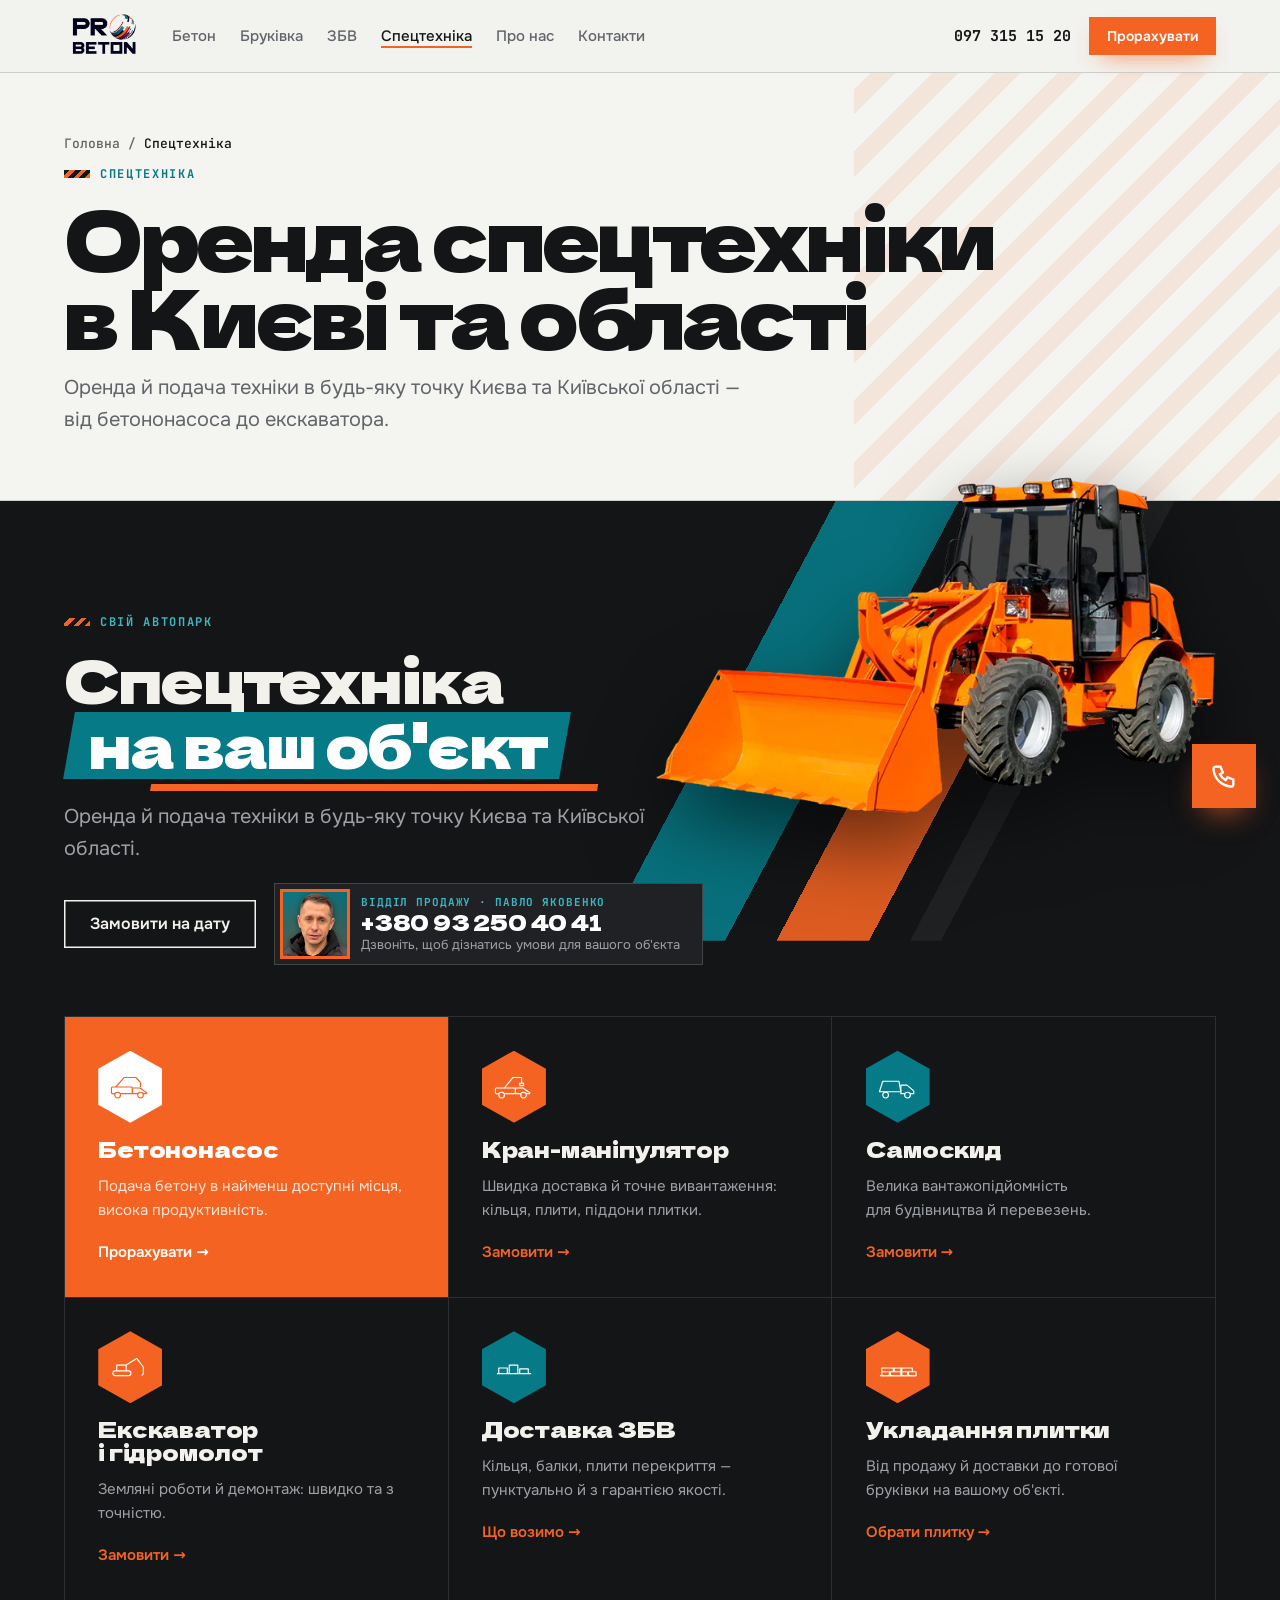
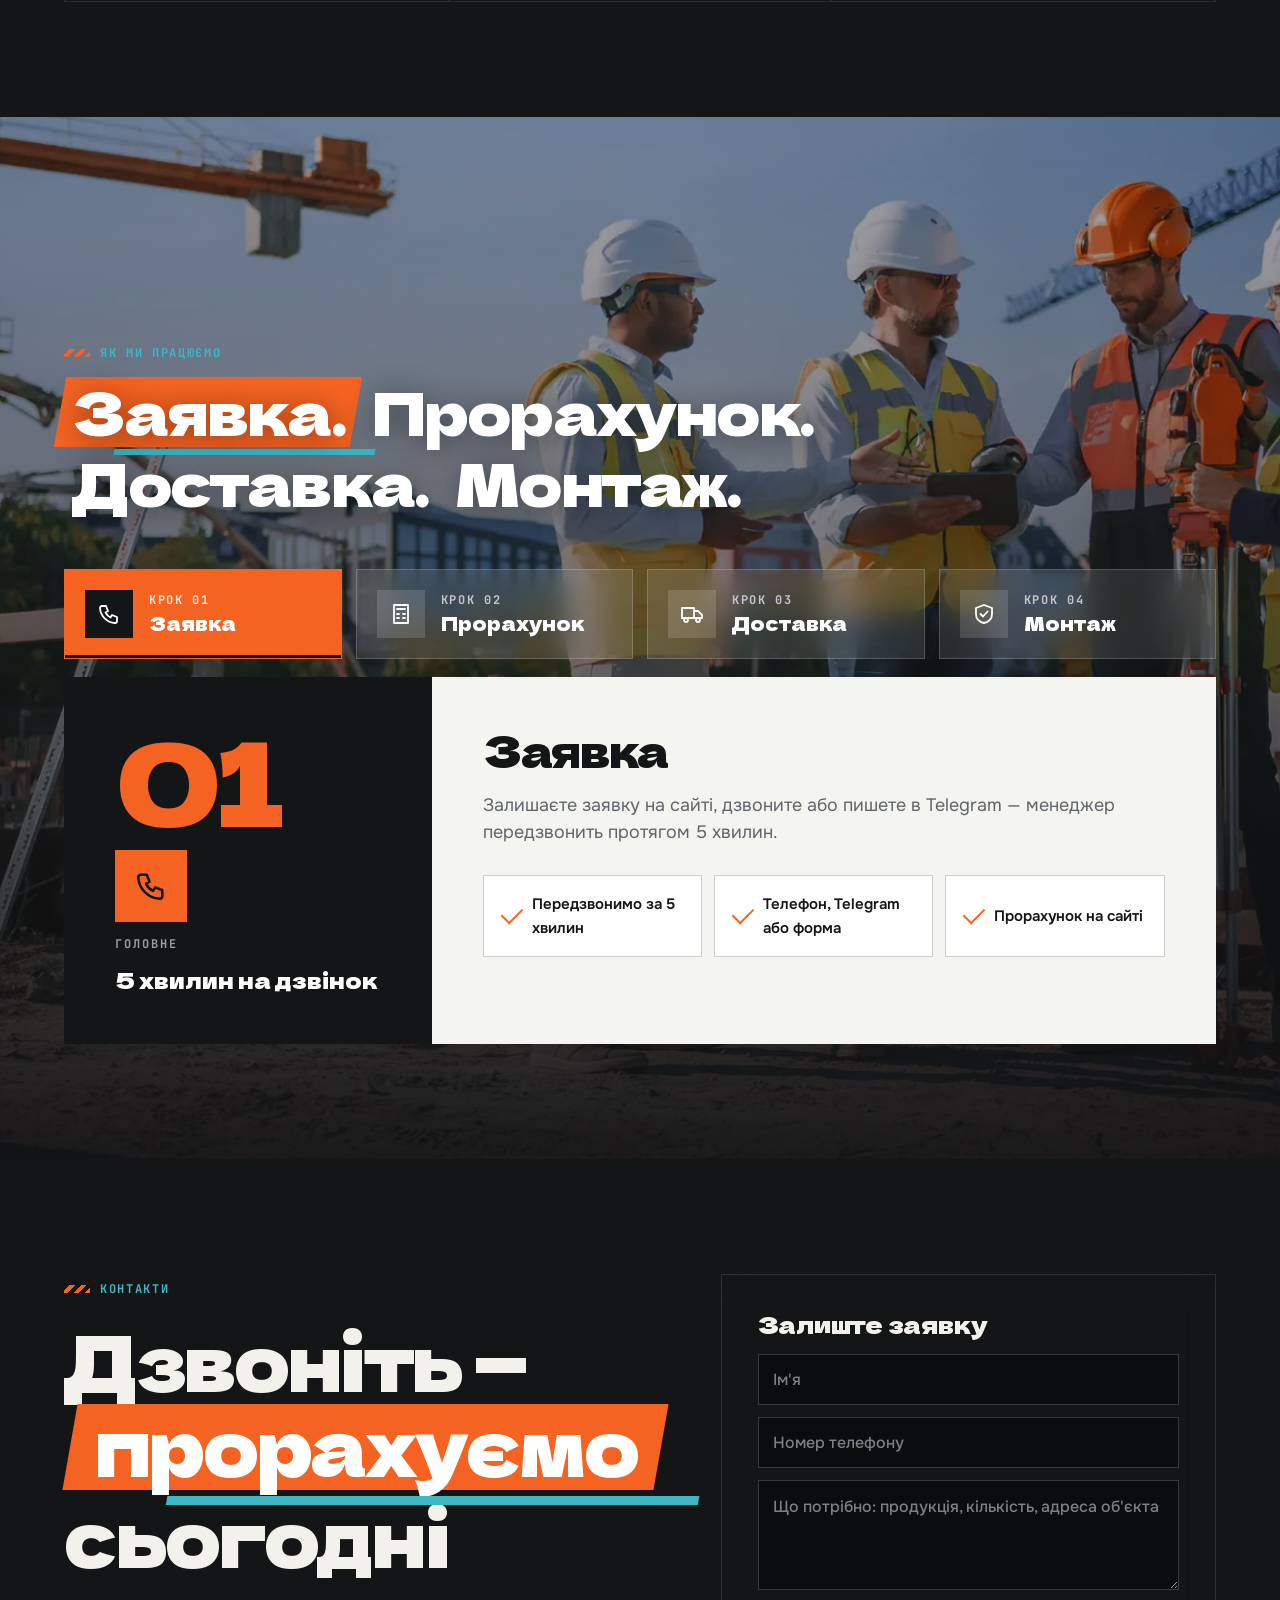
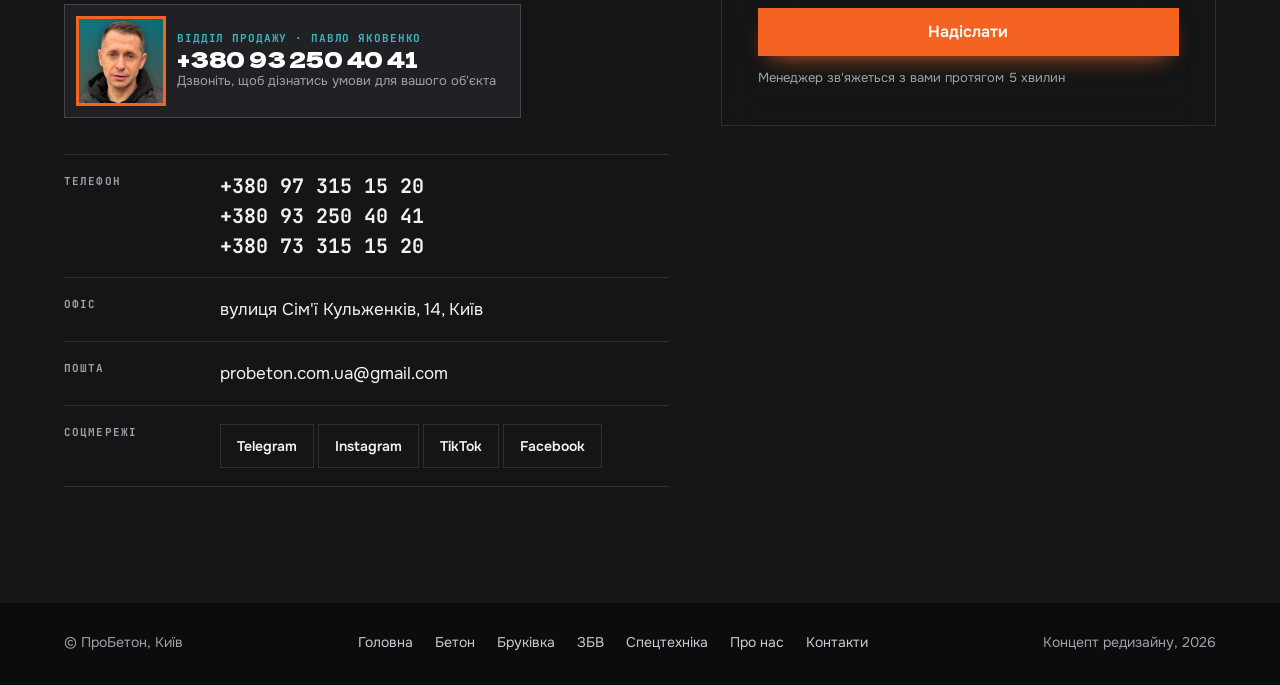
<file: tekhnika/index.html>
<!doctype html>
<html lang="uk">
<head>
<meta charset="utf-8">
<meta name="viewport" content="width=device-width, initial-scale=1, viewport-fit=cover">
<link rel="preload" as="font" type="font/woff2" href="../fonts/dela-gothic-one-cyrillic-0.woff2" crossorigin>
<link rel="preload" as="font" type="font/woff2" href="../fonts/onest-cyrillic-12.woff2" crossorigin>
<style>@font-face { font-family: 'Dela Gothic One'; font-style: normal; font-weight: 400; font-display: swap; src: url(../fonts/dela-gothic-one-cyrillic-0.woff2) format('woff2'); unicode-range: U+0301, U+0400-045F, U+0490-0491, U+04B0-04B1, U+2116; }
@font-face { font-family: 'Dela Gothic One'; font-style: normal; font-weight: 400; font-display: swap; src: url(../fonts/dela-gothic-one-latin-ext-1.woff2) format('woff2'); unicode-range: U+0100-02BA, U+02BD-02C5, U+02C7-02CC, U+02CE-02D7, U+02DD-02FF, U+0304, U+0308, U+0329, U+1D00-1DBF, U+1E00-1E9F, U+1EF2-1EFF, U+2020, U+20A0-20AB, U+20AD-20C4, U+2113, U+2C60-2C7F, U+A720-A7FF; }
@font-face { font-family: 'Dela Gothic One'; font-style: normal; font-weight: 400; font-display: swap; src: url(../fonts/dela-gothic-one-latin-2.woff2) format('woff2'); unicode-range: U+0000-00FF, U+0131, U+0152-0153, U+02BB-02BC, U+02C6, U+02DA, U+02DC, U+0304, U+0308, U+0329, U+2000-206F, U+20AC, U+2122, U+2191, U+2193, U+2212, U+2215, U+FEFF, U+FFFD; }
@font-face { font-family: 'Geologica'; font-style: normal; font-weight: 500; font-display: swap; src: url(../fonts/geologica-cyrillic-ext-3.woff2) format('woff2'); unicode-range: U+0460-052F, U+1C80-1C8A, U+20B4, U+2DE0-2DFF, U+A640-A69F, U+FE2E-FE2F; }
@font-face { font-family: 'Geologica'; font-style: normal; font-weight: 500; font-display: swap; src: url(../fonts/geologica-cyrillic-4.woff2) format('woff2'); unicode-range: U+0301, U+0400-045F, U+0490-0491, U+04B0-04B1, U+2116; }
@font-face { font-family: 'Geologica'; font-style: normal; font-weight: 500; font-display: swap; src: url(../fonts/geologica-latin-ext-5.woff2) format('woff2'); unicode-range: U+0100-02BA, U+02BD-02C5, U+02C7-02CC, U+02CE-02D7, U+02DD-02FF, U+0304, U+0308, U+0329, U+1D00-1DBF, U+1E00-1E9F, U+1EF2-1EFF, U+2020, U+20A0-20AB, U+20AD-20C4, U+2113, U+2C60-2C7F, U+A720-A7FF; }
@font-face { font-family: 'Geologica'; font-style: normal; font-weight: 500; font-display: swap; src: url(../fonts/geologica-latin-6.woff2) format('woff2'); unicode-range: U+0000-00FF, U+0131, U+0152-0153, U+02BB-02BC, U+02C6, U+02DA, U+02DC, U+0304, U+0308, U+0329, U+2000-206F, U+20AC, U+2122, U+2191, U+2193, U+2212, U+2215, U+FEFF, U+FFFD; }
@font-face { font-family: 'Geologica'; font-style: normal; font-weight: 700; font-display: swap; src: url(../fonts/geologica-cyrillic-ext-3.woff2) format('woff2'); unicode-range: U+0460-052F, U+1C80-1C8A, U+20B4, U+2DE0-2DFF, U+A640-A69F, U+FE2E-FE2F; }
@font-face { font-family: 'Geologica'; font-style: normal; font-weight: 700; font-display: swap; src: url(../fonts/geologica-cyrillic-4.woff2) format('woff2'); unicode-range: U+0301, U+0400-045F, U+0490-0491, U+04B0-04B1, U+2116; }
@font-face { font-family: 'Geologica'; font-style: normal; font-weight: 700; font-display: swap; src: url(../fonts/geologica-latin-ext-5.woff2) format('woff2'); unicode-range: U+0100-02BA, U+02BD-02C5, U+02C7-02CC, U+02CE-02D7, U+02DD-02FF, U+0304, U+0308, U+0329, U+1D00-1DBF, U+1E00-1E9F, U+1EF2-1EFF, U+2020, U+20A0-20AB, U+20AD-20C4, U+2113, U+2C60-2C7F, U+A720-A7FF; }
@font-face { font-family: 'Geologica'; font-style: normal; font-weight: 700; font-display: swap; src: url(../fonts/geologica-latin-6.woff2) format('woff2'); unicode-range: U+0000-00FF, U+0131, U+0152-0153, U+02BB-02BC, U+02C6, U+02DA, U+02DC, U+0304, U+0308, U+0329, U+2000-206F, U+20AC, U+2122, U+2191, U+2193, U+2212, U+2215, U+FEFF, U+FFFD; }
@font-face { font-family: 'Geologica'; font-style: normal; font-weight: 800; font-display: swap; src: url(../fonts/geologica-cyrillic-ext-3.woff2) format('woff2'); unicode-range: U+0460-052F, U+1C80-1C8A, U+20B4, U+2DE0-2DFF, U+A640-A69F, U+FE2E-FE2F; }
@font-face { font-family: 'Geologica'; font-style: normal; font-weight: 800; font-display: swap; src: url(../fonts/geologica-cyrillic-4.woff2) format('woff2'); unicode-range: U+0301, U+0400-045F, U+0490-0491, U+04B0-04B1, U+2116; }
@font-face { font-family: 'Geologica'; font-style: normal; font-weight: 800; font-display: swap; src: url(../fonts/geologica-latin-ext-5.woff2) format('woff2'); unicode-range: U+0100-02BA, U+02BD-02C5, U+02C7-02CC, U+02CE-02D7, U+02DD-02FF, U+0304, U+0308, U+0329, U+1D00-1DBF, U+1E00-1E9F, U+1EF2-1EFF, U+2020, U+20A0-20AB, U+20AD-20C4, U+2113, U+2C60-2C7F, U+A720-A7FF; }
@font-face { font-family: 'Geologica'; font-style: normal; font-weight: 800; font-display: swap; src: url(../fonts/geologica-latin-6.woff2) format('woff2'); unicode-range: U+0000-00FF, U+0131, U+0152-0153, U+02BB-02BC, U+02C6, U+02DA, U+02DC, U+0304, U+0308, U+0329, U+2000-206F, U+20AC, U+2122, U+2191, U+2193, U+2212, U+2215, U+FEFF, U+FFFD; }
@font-face { font-family: 'Geologica'; font-style: normal; font-weight: 900; font-display: swap; src: url(../fonts/geologica-cyrillic-ext-3.woff2) format('woff2'); unicode-range: U+0460-052F, U+1C80-1C8A, U+20B4, U+2DE0-2DFF, U+A640-A69F, U+FE2E-FE2F; }
@font-face { font-family: 'Geologica'; font-style: normal; font-weight: 900; font-display: swap; src: url(../fonts/geologica-cyrillic-4.woff2) format('woff2'); unicode-range: U+0301, U+0400-045F, U+0490-0491, U+04B0-04B1, U+2116; }
@font-face { font-family: 'Geologica'; font-style: normal; font-weight: 900; font-display: swap; src: url(../fonts/geologica-latin-ext-5.woff2) format('woff2'); unicode-range: U+0100-02BA, U+02BD-02C5, U+02C7-02CC, U+02CE-02D7, U+02DD-02FF, U+0304, U+0308, U+0329, U+1D00-1DBF, U+1E00-1E9F, U+1EF2-1EFF, U+2020, U+20A0-20AB, U+20AD-20C4, U+2113, U+2C60-2C7F, U+A720-A7FF; }
@font-face { font-family: 'Geologica'; font-style: normal; font-weight: 900; font-display: swap; src: url(../fonts/geologica-latin-6.woff2) format('woff2'); unicode-range: U+0000-00FF, U+0131, U+0152-0153, U+02BB-02BC, U+02C6, U+02DA, U+02DC, U+0304, U+0308, U+0329, U+2000-206F, U+20AC, U+2122, U+2191, U+2193, U+2212, U+2215, U+FEFF, U+FFFD; }
@font-face { font-family: 'JetBrains Mono'; font-style: normal; font-weight: 500; font-display: swap; src: url(../fonts/jetbrains-mono-cyrillic-ext-7.woff2) format('woff2'); unicode-range: U+0460-052F, U+1C80-1C8A, U+20B4, U+2DE0-2DFF, U+A640-A69F, U+FE2E-FE2F; }
@font-face { font-family: 'JetBrains Mono'; font-style: normal; font-weight: 500; font-display: swap; src: url(../fonts/jetbrains-mono-cyrillic-8.woff2) format('woff2'); unicode-range: U+0301, U+0400-045F, U+0490-0491, U+04B0-04B1, U+2116; }
@font-face { font-family: 'JetBrains Mono'; font-style: normal; font-weight: 500; font-display: swap; src: url(../fonts/jetbrains-mono-latin-ext-9.woff2) format('woff2'); unicode-range: U+0100-02BA, U+02BD-02C5, U+02C7-02CC, U+02CE-02D7, U+02DD-02FF, U+0304, U+0308, U+0329, U+1D00-1DBF, U+1E00-1E9F, U+1EF2-1EFF, U+2020, U+20A0-20AB, U+20AD-20C4, U+2113, U+2C60-2C7F, U+A720-A7FF; }
@font-face { font-family: 'JetBrains Mono'; font-style: normal; font-weight: 500; font-display: swap; src: url(../fonts/jetbrains-mono-latin-10.woff2) format('woff2'); unicode-range: U+0000-00FF, U+0131, U+0152-0153, U+02BB-02BC, U+02C6, U+02DA, U+02DC, U+0304, U+0308, U+0329, U+2000-206F, U+20AC, U+2122, U+2191, U+2193, U+2212, U+2215, U+FEFF, U+FFFD; }
@font-face { font-family: 'JetBrains Mono'; font-style: normal; font-weight: 700; font-display: swap; src: url(../fonts/jetbrains-mono-cyrillic-ext-7.woff2) format('woff2'); unicode-range: U+0460-052F, U+1C80-1C8A, U+20B4, U+2DE0-2DFF, U+A640-A69F, U+FE2E-FE2F; }
@font-face { font-family: 'JetBrains Mono'; font-style: normal; font-weight: 700; font-display: swap; src: url(../fonts/jetbrains-mono-cyrillic-8.woff2) format('woff2'); unicode-range: U+0301, U+0400-045F, U+0490-0491, U+04B0-04B1, U+2116; }
@font-face { font-family: 'JetBrains Mono'; font-style: normal; font-weight: 700; font-display: swap; src: url(../fonts/jetbrains-mono-latin-ext-9.woff2) format('woff2'); unicode-range: U+0100-02BA, U+02BD-02C5, U+02C7-02CC, U+02CE-02D7, U+02DD-02FF, U+0304, U+0308, U+0329, U+1D00-1DBF, U+1E00-1E9F, U+1EF2-1EFF, U+2020, U+20A0-20AB, U+20AD-20C4, U+2113, U+2C60-2C7F, U+A720-A7FF; }
@font-face { font-family: 'JetBrains Mono'; font-style: normal; font-weight: 700; font-display: swap; src: url(../fonts/jetbrains-mono-latin-10.woff2) format('woff2'); unicode-range: U+0000-00FF, U+0131, U+0152-0153, U+02BB-02BC, U+02C6, U+02DA, U+02DC, U+0304, U+0308, U+0329, U+2000-206F, U+20AC, U+2122, U+2191, U+2193, U+2212, U+2215, U+FEFF, U+FFFD; }
@font-face { font-family: 'Onest'; font-style: normal; font-weight: 400; font-display: swap; src: url(../fonts/onest-cyrillic-ext-11.woff2) format('woff2'); unicode-range: U+0460-052F, U+1C80-1C8A, U+20B4, U+2DE0-2DFF, U+A640-A69F, U+FE2E-FE2F; }
@font-face { font-family: 'Onest'; font-style: normal; font-weight: 400; font-display: swap; src: url(../fonts/onest-cyrillic-12.woff2) format('woff2'); unicode-range: U+0301, U+0400-045F, U+0490-0491, U+04B0-04B1, U+2116; }
@font-face { font-family: 'Onest'; font-style: normal; font-weight: 400; font-display: swap; src: url(../fonts/onest-latin-ext-13.woff2) format('woff2'); unicode-range: U+0100-02BA, U+02BD-02C5, U+02C7-02CC, U+02CE-02D7, U+02DD-02FF, U+0304, U+0308, U+0329, U+1D00-1DBF, U+1E00-1E9F, U+1EF2-1EFF, U+2020, U+20A0-20AB, U+20AD-20C4, U+2113, U+2C60-2C7F, U+A720-A7FF; }
@font-face { font-family: 'Onest'; font-style: normal; font-weight: 400; font-display: swap; src: url(../fonts/onest-latin-14.woff2) format('woff2'); unicode-range: U+0000-00FF, U+0131, U+0152-0153, U+02BB-02BC, U+02C6, U+02DA, U+02DC, U+0304, U+0308, U+0329, U+2000-206F, U+20AC, U+2122, U+2191, U+2193, U+2212, U+2215, U+FEFF, U+FFFD; }
@font-face { font-family: 'Onest'; font-style: normal; font-weight: 500; font-display: swap; src: url(../fonts/onest-cyrillic-ext-11.woff2) format('woff2'); unicode-range: U+0460-052F, U+1C80-1C8A, U+20B4, U+2DE0-2DFF, U+A640-A69F, U+FE2E-FE2F; }
@font-face { font-family: 'Onest'; font-style: normal; font-weight: 500; font-display: swap; src: url(../fonts/onest-cyrillic-12.woff2) format('woff2'); unicode-range: U+0301, U+0400-045F, U+0490-0491, U+04B0-04B1, U+2116; }
@font-face { font-family: 'Onest'; font-style: normal; font-weight: 500; font-display: swap; src: url(../fonts/onest-latin-ext-13.woff2) format('woff2'); unicode-range: U+0100-02BA, U+02BD-02C5, U+02C7-02CC, U+02CE-02D7, U+02DD-02FF, U+0304, U+0308, U+0329, U+1D00-1DBF, U+1E00-1E9F, U+1EF2-1EFF, U+2020, U+20A0-20AB, U+20AD-20C4, U+2113, U+2C60-2C7F, U+A720-A7FF; }
@font-face { font-family: 'Onest'; font-style: normal; font-weight: 500; font-display: swap; src: url(../fonts/onest-latin-14.woff2) format('woff2'); unicode-range: U+0000-00FF, U+0131, U+0152-0153, U+02BB-02BC, U+02C6, U+02DA, U+02DC, U+0304, U+0308, U+0329, U+2000-206F, U+20AC, U+2122, U+2191, U+2193, U+2212, U+2215, U+FEFF, U+FFFD; }
@font-face { font-family: 'Onest'; font-style: normal; font-weight: 600; font-display: swap; src: url(../fonts/onest-cyrillic-ext-11.woff2) format('woff2'); unicode-range: U+0460-052F, U+1C80-1C8A, U+20B4, U+2DE0-2DFF, U+A640-A69F, U+FE2E-FE2F; }
@font-face { font-family: 'Onest'; font-style: normal; font-weight: 600; font-display: swap; src: url(../fonts/onest-cyrillic-12.woff2) format('woff2'); unicode-range: U+0301, U+0400-045F, U+0490-0491, U+04B0-04B1, U+2116; }
@font-face { font-family: 'Onest'; font-style: normal; font-weight: 600; font-display: swap; src: url(../fonts/onest-latin-ext-13.woff2) format('woff2'); unicode-range: U+0100-02BA, U+02BD-02C5, U+02C7-02CC, U+02CE-02D7, U+02DD-02FF, U+0304, U+0308, U+0329, U+1D00-1DBF, U+1E00-1E9F, U+1EF2-1EFF, U+2020, U+20A0-20AB, U+20AD-20C4, U+2113, U+2C60-2C7F, U+A720-A7FF; }
@font-face { font-family: 'Onest'; font-style: normal; font-weight: 600; font-display: swap; src: url(../fonts/onest-latin-14.woff2) format('woff2'); unicode-range: U+0000-00FF, U+0131, U+0152-0153, U+02BB-02BC, U+02C6, U+02DA, U+02DC, U+0304, U+0308, U+0329, U+2000-206F, U+20AC, U+2122, U+2191, U+2193, U+2212, U+2215, U+FEFF, U+FFFD; }
@font-face { font-family: 'Onest'; font-style: normal; font-weight: 700; font-display: swap; src: url(../fonts/onest-cyrillic-ext-11.woff2) format('woff2'); unicode-range: U+0460-052F, U+1C80-1C8A, U+20B4, U+2DE0-2DFF, U+A640-A69F, U+FE2E-FE2F; }
@font-face { font-family: 'Onest'; font-style: normal; font-weight: 700; font-display: swap; src: url(../fonts/onest-cyrillic-12.woff2) format('woff2'); unicode-range: U+0301, U+0400-045F, U+0490-0491, U+04B0-04B1, U+2116; }
@font-face { font-family: 'Onest'; font-style: normal; font-weight: 700; font-display: swap; src: url(../fonts/onest-latin-ext-13.woff2) format('woff2'); unicode-range: U+0100-02BA, U+02BD-02C5, U+02C7-02CC, U+02CE-02D7, U+02DD-02FF, U+0304, U+0308, U+0329, U+1D00-1DBF, U+1E00-1E9F, U+1EF2-1EFF, U+2020, U+20A0-20AB, U+20AD-20C4, U+2113, U+2C60-2C7F, U+A720-A7FF; }
@font-face { font-family: 'Onest'; font-style: normal; font-weight: 700; font-display: swap; src: url(../fonts/onest-latin-14.woff2) format('woff2'); unicode-range: U+0000-00FF, U+0131, U+0152-0153, U+02BB-02BC, U+02C6, U+02DA, U+02DC, U+0304, U+0308, U+0329, U+2000-206F, U+20AC, U+2122, U+2191, U+2193, U+2212, U+2215, U+FEFF, U+FFFD; }
</style>
<link rel="canonical" href="https://probeton-site-beta.vercel.app/tekhnika/">
<meta name="robots" content="index, follow, max-image-preview:large">
<meta name="theme-color" content="#141517">
<meta property="og:type" content="website">
<meta property="og:site_name" content="ПроБетон">
<meta property="og:locale" content="uk_UA">
<meta property="og:url" content="https://probeton-site-beta.vercel.app/tekhnika/">
<meta property="og:title" content="Оренда бетононасоса й спецтехніки в Києві — ПроБетон">
<meta property="og:description" content="Бетононасос, кран-маніпулятор, самоскид, екскаватор і гідромолот в оренду: свій автопарк, подача в будь-яку точку Києва та Київської області.">
<meta property="og:image" content="https://probeton-site-beta.vercel.app/img/og.jpg">
<meta property="og:image:width" content="1200"><meta property="og:image:height" content="630">
<meta name="twitter:card" content="summary_large_image">
<link rel="icon" href="../img/logo.png">
<script type="application/ld+json">{"@context":"https://schema.org","@graph":[{"@type":"HomeAndConstructionBusiness","@id":"https://probeton-site-beta.vercel.app/#org","name":"ПроБетон","alternateName":["ProBeton","Про Бетон"],"url":"https://probeton-site-beta.vercel.app/","logo":"https://probeton-site-beta.vercel.app/img/logo.png","image":"https://probeton-site-beta.vercel.app/img/og.jpg","description":"Бетон В7,5–В35 з доставкою міксером і подачею бетононасосом, тротуарна плитка й бордюри заводу Ковальська, залізобетонні вироби та оренда спецтехніки в Києві й Київській області.","telephone":"+380973151520","email":"probeton.com.ua@gmail.com","address":{"@type":"PostalAddress","streetAddress":"вулиця Сім'ї Кульженків, 14","addressLocality":"Київ","addressCountry":"UA"},"areaServed":[{"@type":"City","name":"Київ"},{"@type":"AdministrativeArea","name":"Київська область"}],"contactPoint":[{"@type":"ContactPoint","contactType":"sales","telephone":["+380973151520","+380932504041","+380733151520"],"availableLanguage":"uk"}],"sameAs":["https://t.me/Probeton0973151520","https://www.instagram.com/pro_beton_kyiv/","https://www.tiktok.com/@pro_beton_kyiv","https://www.facebook.com/ProBeton.Kiev"],"knowsAbout":["бетон","товарний бетон","тротуарна плитка","бруківка","бордюри","бетонні кільця","плити перекриття","бетононасос","кран-маніпулятор"],"makesOffer":[{"@type":"Offer","itemOffered":{"@type":"Service","name":"Бетон В7,5–В35 з доставкою","url":"https://probeton-site-beta.vercel.app/beton/"},"areaServed":"Київ і Київська область"},{"@type":"Offer","itemOffered":{"@type":"Service","name":"Тротуарна плитка й бордюри Ковальська","url":"https://probeton-site-beta.vercel.app/bruk/"},"areaServed":"Київ і Київська область"},{"@type":"Offer","itemOffered":{"@type":"Service","name":"Залізобетонні вироби: кільця, плити перекриття, балки","url":"https://probeton-site-beta.vercel.app/zbv/"},"areaServed":"Київ і Київська область"},{"@type":"Offer","itemOffered":{"@type":"Service","name":"Оренда спецтехніки: бетононасос, кран-маніпулятор, самоскид, екскаватор","url":"https://probeton-site-beta.vercel.app/tekhnika/"},"areaServed":"Київ і Київська область"},{"@type":"Offer","itemOffered":{"@type":"Service","name":"Укладання тротуарної плитки під ключ","url":"https://probeton-site-beta.vercel.app/bruk/"},"areaServed":"Київ і Київська область"}]},{"@type":"WebPage","@id":"https://probeton-site-beta.vercel.app/tekhnika/#page","url":"https://probeton-site-beta.vercel.app/tekhnika/","name":"Оренда бетононасоса й спецтехніки в Києві — ПроБетон","description":"Бетононасос, кран-маніпулятор, самоскид, екскаватор і гідромолот в оренду: свій автопарк, подача в будь-яку точку Києва та Київської області.","inLanguage":"uk","isPartOf":{"@id":"https://probeton-site-beta.vercel.app/#site"},"about":{"@id":"https://probeton-site-beta.vercel.app/#org"}},{"@type":"BreadcrumbList","itemListElement":[{"@type":"ListItem","position":1,"name":"Головна","item":"https://probeton-site-beta.vercel.app/"},{"@type":"ListItem","position":2,"name":"Спецтехніка","item":"https://probeton-site-beta.vercel.app/tekhnika/"}]}]}</script>
<script>if("IntersectionObserver"in window)document.documentElement.classList.add("lzb")</script>
<title>Оренда бетононасоса й спецтехніки в Києві — ПроБетон</title>
<meta name="claude:viewport-fit-sides" content="cover">
<meta name="description" content="Бетононасос, кран-маніпулятор, самоскид, екскаватор і гідромолот в оренду: свій автопарк, подача в будь-яку точку Києва та Київської області.">
<style>
/* Layout: світлий «бетонний» сайт зі смугами-розділами на всю ширину; темні смуги — для техніки й контактів; помаранчевий — лише дії */
:root{
  --concrete:#E4E5E1;   /* фон — сухий бетон */
  --slab:#F4F4F1;       /* картки — свіжа плита */
  --asphalt:#141517;    /* темні розділи й текст */
  --asphalt-2:#1E2023;
  --mut:#61656A;
  --mut-d:#9EA2A7;
  --line:#CDCFCA;
  --line-d:#2C2F33;
  --signal:#F46322;     /* дії — помаранчевий з логотипу */
  --teal:#067A87;       /* другий акцент — петрольний з логотипу: мітки, інформаційні блоки */
  --teal-lt:#3DB7C2;    /* той самий відтінок для темного тла */
  --teal-deep:#00495A;
  --mark:#F46322;       /* розмітка — з 05.11.2026 помаранчева, як дії (жовтий #F6C21A прибрали: було строкато) */
  /* заголовки — широкий Dela Gothic One (один накреслення, уже жирне); Geologica — запасний для знаків, яких у Dela немає */
  --display:"Dela Gothic One","Geologica","Arial Black",system-ui,sans-serif;
  --body:"Onest","Segoe UI",system-ui,sans-serif;
  --mono:"JetBrains Mono",ui-monospace,Consolas,monospace;
  /* бічні поля: на телефоні 16px, на ширших екранах ростуть разом з вікном */
  --pad:max(16px,5vw,env(safe-area-inset-left,0px));
  --pad-r:max(16px,5vw,env(safe-area-inset-right,0px));
  color-scheme:light;
}
*{box-sizing:border-box}
html{scroll-behavior:smooth;scroll-padding-top:84px}
body{margin:0;overflow-x:clip;background:var(--concrete);color:var(--asphalt);font:400 17px/1.6 var(--body);-webkit-font-smoothing:antialiased}
img{max-width:100%}
[hidden]{display:none!important}
body::before{content:"";position:fixed;inset:0 0 auto;height:env(safe-area-inset-top,0px);z-index:60;background:var(--slab)}
.in{max-width:calc(1360px + 2 * var(--pad));margin:0 auto;padding-left:var(--pad);padding-right:var(--pad-r)}
h1,h2,h3,h4{font-family:var(--display);margin:0;line-height:1.05;text-wrap:balance}
/* у Dela лише одна товщина — не даємо браузеру домальовувати «жирний» */
html{font-synthesis-weight:none}
h2{font-size:clamp(32px,5vw,60px);font-weight:900;letter-spacing:-.03em}
h3{font-size:20px;font-weight:700;letter-spacing:-.01em}
p{margin:0}
a{color:inherit}
.eyebrow{font:700 12px/1 var(--mono);letter-spacing:.14em;text-transform:uppercase;color:var(--teal);display:inline-flex;gap:10px;align-items:center}
:is(.dark,.photo,.hero) .eyebrow{color:var(--teal-lt)}
.eyebrow::before{content:"";width:26px;height:8px;background:repeating-linear-gradient(-45deg,var(--mark) 0 4px,var(--asphalt) 4px 8px)}
.dark .eyebrow::before{background:repeating-linear-gradient(-45deg,var(--mark) 0 4px,transparent 4px 8px)}
.lead{font-size:clamp(17px,1.6vw,20px);color:var(--mut);max-width:58ch}
.dark .lead{color:var(--mut-d)}
.num{font-family:var(--mono);font-variant-numeric:tabular-nums}

.btn{display:inline-flex;align-items:center;justify-content:center;gap:10px;border:0;border-radius:999px;padding:16px 26px;font:600 16px/1 var(--body);cursor:pointer;text-decoration:none;transition:transform .15s ease,background .2s,box-shadow .2s;white-space:nowrap}
.btn:active{transform:scale(.97)}
.btn-or{background:var(--signal);color:#fff;box-shadow:0 10px 24px -12px var(--signal)}
.btn-or:hover{background:#ff7438}
.btn-line{background:transparent;color:inherit;box-shadow:inset 0 0 0 1.5px currentColor}
.btn-line:hover{background:rgba(127,127,127,.12)}
.btn svg{width:18px;height:18px}
:is(a,button,input,select):focus-visible{outline:2px solid var(--signal);outline-offset:3px}

/* ---------- шапка ---------- */
.top{position:sticky;top:env(safe-area-inset-top,0px);z-index:50;background:color-mix(in srgb,var(--slab) 88%,transparent);backdrop-filter:blur(12px);border-bottom:1px solid var(--line)}
.top .in{display:flex;align-items:center;gap:28px;height:72px}
.logo{font:900 20px/1 var(--display);letter-spacing:-.03em;text-decoration:none;display:flex;align-items:center;gap:8px}
.logo img{height:48px;width:auto;display:block}
.top nav{display:flex;gap:24px;font-weight:500;font-size:15px}
.top nav a{text-decoration:none;color:var(--mut);transition:color .2s}
.top nav a:hover{color:var(--asphalt)}
.top .r{margin-left:auto;display:flex;align-items:center;gap:18px}
.top .tel{font:700 15px/1 var(--mono);text-decoration:none}
.top .btn{padding:12px 18px;font-size:14px}

/* ---------- перший екран ---------- */
.hero{padding-block:clamp(40px,7vw,96px);position:relative;overflow:hidden}
/* фото з probeton.com.ua; затемнена лише ліва частина під текстом. Фото збільшене й зсунуте праворуч,
   щоб будівельник було видно в просвіті між текстом і карткою прорахунку */
.hero{color:#fff;background:
  linear-gradient(90deg,rgb(13,14,16) 0%,rgb(13,14,16) 18%,rgba(13,14,16,.88) 30%,rgba(13,14,16,.45) 45%,rgba(13,14,16,0) 59%),
  url(../img/fon-heroi-3.webp) 0% 35%/max(121%,calc((100svh - 60px) * 2.36)) auto no-repeat rgb(13,14,16)}
.hero .lead br.d{display:none}
@media (min-width:1041px){.hero .lead br.d{display:inline}.hero .lead{max-width:none}}
/* головні слова по черзі отримують помаранчеву плашку: бетон → бруківка → техніка */
.hero h1{isolation:isolate}
.cyc{isolation:isolate}
.cyc .w{display:inline-block;position:relative;padding:.02em .2em .1em;margin:0 -.06em;transition:color .4s ease}
.cyc .w::before{content:"";position:absolute;inset:0;z-index:-1;background:var(--signal);transform:skewX(-10deg) scaleX(0);transform-origin:left center;transition:transform .55s cubic-bezier(.7,0,.2,1)}
.cyc .w::after{content:"";position:absolute;left:18%;right:-6%;bottom:-.12em;height:.1em;z-index:-1;background:var(--teal);transform:skewX(-10deg) scaleX(0);transform-origin:left center;transition:transform .45s cubic-bezier(.7,0,.2,1)}
.cyc .w.on::before,.cyc .w.on::after{transform:skewX(-10deg) scaleX(1)}
.cyc .w.on{color:#fff}.cyc .w.on::after{transition-delay:.25s}
.photo .cyc .w.on::after{background:var(--teal-lt)}
.hero h1 .w{display:block;position:relative;width:fit-content;padding:.02em .22em .1em;margin-left:-.22em}
.hero h1 .w::before{content:"";position:absolute;inset:0;z-index:-1;background:var(--signal);transform:skewX(-10deg) scaleX(0);transform-origin:left center;transition:transform .55s cubic-bezier(.7,0,.2,1)}
.hero h1 .w::after{content:"";position:absolute;left:18%;right:-6%;bottom:-.12em;height:.1em;z-index:-1;background:var(--teal);transform:skewX(-10deg) scaleX(0);transform-origin:left center;transition:transform .45s cubic-bezier(.7,0,.2,1)}
.hero h1 .w.on::before{transform:skewX(-10deg) scaleX(1)}
.hero h1 .w.on::after{transform:skewX(-10deg) scaleX(1);transition-delay:.25s}
@media (prefers-reduced-motion:reduce){.hero h1 .w::before,.hero h1 .w::after{transition:none}}
.hero .eyebrow::before{background:repeating-linear-gradient(-45deg,var(--mark) 0 4px,transparent 4px 8px)}
.hero h1{text-shadow:0 6px 40px rgba(0,0,0,.35)}
.hero h1 span.s{color:var(--signal)}
.hero .lead{color:#D9DBDE}
.hero .trust{color:#C3C6CA}
.hero .calc{box-shadow:0 40px 80px -30px rgba(0,0,0,.8),0 0 0 1px rgba(255,255,255,.1);background:rgba(20,21,23,.86);backdrop-filter:blur(14px);-webkit-backdrop-filter:blur(14px)}
.stats-band .stats{margin-top:0;border-top:0;border-bottom:1px solid var(--line)}
.stats-band .stat{padding:clamp(28px,4vw,48px) 12px;text-align:center}
.hero .in{display:grid;grid-template-columns:1.25fr .9fr;gap:clamp(24px,4vw,64px);align-items:start;position:relative;z-index:1}
.hero h1{font-size:clamp(48px,9vw,118px);font-weight:900;letter-spacing:-.045em;line-height:.92;margin-top:22px}
.hero h1 .o{color:var(--signal)}
.hero h1 .s{display:block;font-size:max(18px,.34em);letter-spacing:-.02em;line-height:1.1;font-weight:700;color:var(--mut);margin-top:18px}
.hero .lead{margin-top:26px}
.hero .ctas{display:flex;gap:12px;flex-wrap:wrap;margin-top:32px}
.trust{display:flex;flex-wrap:wrap;gap:8px 22px;margin-top:30px;font-size:14px;color:var(--mut)}
.trust span{display:inline-flex;gap:8px;align-items:center}
.trust span::before{content:"";width:7px;height:7px;background:var(--signal);border-radius:2px}

/* калькулятор */
.calc{background:var(--asphalt);color:#F2F1EC;border-radius:24px;padding:24px;display:grid;gap:18px;box-shadow:0 40px 80px -40px rgba(0,0,0,.6);position:relative}
.calc::before{content:"";position:absolute;left:24px;right:24px;top:-6px;height:12px;border-radius:6px;background:repeating-linear-gradient(-45deg,var(--mark) 0 10px,var(--asphalt) 10px 20px)}
.calc h3{font-size:22px}
.calc .hint{font-size:14px;color:var(--mut-d);margin-top:6px}
.tabs{display:grid;grid-template-columns:1fr 1fr;background:#0B0C0D;border-radius:999px;padding:4px}
.tab{border:0;background:transparent;color:var(--mut-d);font:600 15px/1 var(--body);padding:12px;border-radius:999px;cursor:pointer;transition:background .2s,color .2s}
.tab[aria-selected="true"]{background:#F2F1EC;color:var(--asphalt)}
.calc .lbl{font:700 11px/1 var(--mono);letter-spacing:.1em;text-transform:uppercase;color:var(--mut-d);display:block;margin-bottom:10px}
.chips{display:flex;flex-wrap:wrap;gap:6px}
.chip{border:1px solid #34373C;background:transparent;color:#F2F1EC;font:700 13px/1 var(--mono);padding:9px 11px;border-radius:9px;cursor:pointer;transition:background .15s,border-color .15s}
.chip:hover{border-color:#6A6E74}
.chip[aria-pressed="true"]{background:var(--signal);border-color:var(--signal);color:#fff}
.vol{display:flex;align-items:center;gap:14px}
.vol input{flex:1;min-width:0;accent-color:var(--signal)}
.vol output{font:700 24px/1 var(--mono);min-width:6ch;text-align:right}
.check{display:flex;gap:10px;align-items:center;font-size:15px;cursor:pointer}
.check input{width:19px;height:19px;accent-color:var(--signal)}
.two{display:grid;grid-template-columns:1fr 1fr;gap:8px}
.field{width:100%;background:#0B0C0D;border:1px solid #34373C;border-radius:12px;color:#F2F1EC;font:500 16px/1 var(--body);padding:14px}
.field::placeholder{color:#7C8086}
.calc .btn{width:100%}
.calc .sum{font:500 13px/1.4 var(--mono);color:var(--mut-d)}
.ok{background:#13281C;border:1px solid #2E6043;color:#C3EDD2;border-radius:12px;padding:14px;font-size:14px}

/* цифри */
.stats{margin-top:clamp(40px,6vw,80px);border-top:1px solid var(--line);position:relative;z-index:1}
.stats .in{display:grid;grid-template-columns:repeat(4,1fr)}
.stat{padding:28px 24px 30px 0;border-right:1px solid var(--line);min-width:0}
.stat + .stat{padding-left:24px}
.stat:last-child{border-right:0}
.stat b{display:block;font:900 clamp(26px,3.6vw,50px)/1 var(--display);letter-spacing:-.04em;white-space:nowrap}
.stat b small{font-size:.42em;color:var(--signal);letter-spacing:0;margin-left:2px}
.stat span{display:block;margin-top:10px;color:var(--mut);font-size:15px}

/* біжучий рядок */
.ticker{background:var(--signal);color:#fff;overflow:hidden;white-space:nowrap;border-block:2px solid var(--asphalt)}
.ticker div{display:inline-flex;gap:40px;padding-block:16px;font:900 clamp(18px,2.4vw,28px)/1 var(--display);letter-spacing:-.01em;animation:run 32s linear infinite}
.ticker span{display:inline-flex;gap:40px;align-items:center}
.ticker span::after{content:"";width:14px;height:14px;background:var(--asphalt);transform:rotate(45deg)}
@keyframes run{to{transform:translateX(-50%)}}

/* розділи */
.band{padding-block:clamp(64px,9vw,120px)}
.band-head{display:grid;grid-template-columns:1fr auto;gap:24px;align-items:end;margin-bottom:clamp(32px,4vw,56px)}
.band-head > div{display:grid;gap:18px;min-width:0}
.dark{background:var(--asphalt);color:#F2F1EC}

/* ---------- бетон ---------- */
.beton{display:grid;grid-template-columns:1.1fr .9fr;gap:20px}
.grades{background:var(--slab);border:1px solid var(--line);border-radius:24px;padding:clamp(20px,3vw,36px);display:grid;gap:26px;min-width:0}
.gscale{display:grid;grid-template-columns:repeat(7,1fr);gap:6px}
.g{border:0;cursor:pointer;border-radius:12px;padding:14px 4px 12px;background:var(--concrete);display:grid;gap:10px;justify-items:center;font:700 clamp(13px,1.5vw,17px)/1 var(--mono);color:var(--asphalt);transition:background .2s,color .2s,transform .15s}
.g i{display:block;width:100%;max-width:34px;border-radius:4px;background:#B9BBB6;transition:background .2s}
.g:hover{transform:translateY(-2px)}
.g[aria-pressed="true"]{background:var(--asphalt);color:#fff}
.g[aria-pressed="true"] i{background:var(--signal)}
.gout{display:grid;grid-template-columns:auto 1fr;gap:20px 28px;align-items:center}
.gout .big{font:900 clamp(56px,8vw,104px)/.9 var(--display);letter-spacing:-.05em;color:var(--signal)}
.gout h3{font-size:22px}
.gout p{color:var(--mut);margin-top:8px}
.gout small{display:block;margin-top:12px;font:500 12px/1.4 var(--mono);color:var(--mut)}
.side{display:grid;gap:20px}
.feat{border-radius:24px;padding:28px;display:grid;gap:12px;align-content:start;min-width:0}
.feat.or{background:var(--signal);color:#fff}
.feat.or p{color:#FFE5D6}
.feat.sl{background:linear-gradient(150deg,var(--teal) 0%,var(--teal-deep) 100%);color:#fff}
.feat.sl p{color:#CDEBEE}
.feat.sl svg *{stroke:#fff}
.feat.sl svg circle{fill:var(--teal-deep)}
.feat h3{font-size:24px}
.feat svg{width:54px;height:36px}

/* ---------- бруківка ---------- */
.show{display:grid;grid-template-columns:1.3fr 1fr;border-radius:28px;overflow:hidden;background:var(--slab);border:1px solid var(--line);margin-bottom:24px}
.pave{min-height:460px;position:relative;background:#2A2B2D;overflow:hidden}
/* двір: справжній фрагмент викладки з каталогу, повторений у реальному масштабі (--bs — ширина одного фрагмента) */
.pave .tex{position:absolute;inset:0;background-repeat:repeat;background-position:center;background-size:var(--bs,50%) auto;transition:opacity .35s ease}
.pave .tex.fade{opacity:0}
.msel{display:flex;flex-wrap:wrap;gap:6px}
.msel button{border:1px solid var(--line);background:var(--concrete);font:700 13px/1 var(--body);padding:9px 12px;cursor:pointer;color:var(--asphalt);white-space:nowrap;transition:background .2s,color .2s,border-color .2s}
.msel button:hover{border-color:var(--signal)}
.msel button[aria-pressed="true"]{background:var(--signal);border-color:var(--signal);color:#fff}
.hsel[hidden]{display:none}
/* телефон: моделі в один ряд, квадратики кольорів — як у картках каталогу */
@media (max-width:680px){
  .msel{display:grid;grid-template-columns:repeat(4,minmax(0,1fr));gap:4px}
  .msel button{font-size:11px;line-height:1.15;padding:8px 2px;white-space:normal;text-align:center;letter-spacing:-.01em;min-width:0}
  .sws{gap:6px}
  .sws .sw{width:30px;height:30px;border-width:2px}
}
.pave img.fade{opacity:0}
.pave .lab{position:absolute;left:20px;bottom:20px;z-index:1;background:rgba(20,21,23,.82);color:#fff;border-radius:999px;padding:10px 16px;font:700 13px/1 var(--mono);backdrop-filter:blur(6px)}
.show .info{padding:clamp(24px,3vw,44px);display:grid;gap:18px;align-content:start;min-width:0}
.show h3{font-size:clamp(30px,3.4vw,44px);font-weight:900;letter-spacing:-.03em}
.show .info > p{color:var(--mut)}
.sws{display:flex;flex-wrap:wrap;gap:10px}
.sw{width:48px;height:48px;border-radius:12px;border:3px solid var(--slab);background-size:300%;background-position:center;box-shadow:0 0 0 1px var(--line);cursor:pointer;padding:0;transition:transform .15s,box-shadow .15s}
.sw:hover{transform:scale(1.08)}
.sw[aria-pressed="true"]{box-shadow:0 0 0 2px var(--asphalt)}
.cname{font-size:15px;color:var(--mut)} .cname b{color:var(--asphalt);text-transform:capitalize}
.hsel{display:inline-grid;grid-template-columns:1fr 1fr;background:var(--concrete);border-radius:999px;padding:4px;justify-self:start}
.hsel button{border:0;background:transparent;font:700 13px/1 var(--mono);padding:10px 16px;border-radius:999px;cursor:pointer;color:var(--mut)}
.hsel button[aria-pressed="true"]{background:var(--asphalt);color:#fff}
.price{display:flex;align-items:baseline;gap:12px;flex-wrap:wrap}
.price b{font:900 44px/1 var(--display);letter-spacing:-.03em}
.price span{font:500 13px/1.3 var(--mono);color:var(--mut)}

.filters{display:flex;flex-wrap:wrap;gap:8px;margin-bottom:18px}
.fl{border:1px solid var(--line);background:var(--slab);font:600 14px/1 var(--body);padding:11px 16px;border-radius:999px;cursor:pointer;color:var(--asphalt)}
.fl[aria-pressed="true"]{background:var(--asphalt);border-color:var(--asphalt);color:#fff}
.grid{display:grid;grid-template-columns:repeat(auto-fill,minmax(min(100%,250px),1fr));gap:14px}
.card{background:var(--slab);border:1px solid var(--line);border-radius:20px;padding:14px 14px 18px;display:grid;gap:12px;align-content:start;transition:transform .45s cubic-bezier(.22,.61,.36,1),box-shadow .45s ease;min-width:0}
.card:hover{transform:translateY(-4px);box-shadow:0 20px 40px -24px rgba(0,0,0,.35)}
.card .ph{aspect-ratio:16/10;max-width:100%;border-radius:12px;position:relative;overflow:hidden}
.card .ph{background:#fff}
.card .ph img{width:100%;height:100%;object-fit:cover;display:block;transition:transform .8s cubic-bezier(.22,.61,.36,1)}
.card .ph.fit img{object-fit:contain;padding:10px}
.ph.tex{background-repeat:repeat;background-position:center;transition:opacity .25s ease}
.card:hover .ph img{transform:scale(1.06)}
.card .dims{font:500 12px/1 var(--mono);color:var(--mut)}
.card h4{font:700 17px/1.25 var(--body)}
.dots{display:flex;gap:6px;flex-wrap:wrap}
.dots i{width:16px;height:16px;border-radius:50%;box-shadow:inset 0 0 0 1px rgba(0,0,0,.15)}
.card .bot{display:flex;justify-content:space-between;align-items:center;gap:10px;padding-top:12px;border-top:1px dashed var(--line)}
.card .bot b{font:900 20px/1 var(--display);letter-spacing:-.02em}
.card .bot b.q{font:600 14px/1.2 var(--body);color:var(--mut)}
.card .add{border:0;background:var(--asphalt);color:#fff;width:40px;height:40px;border-radius:50%;cursor:pointer;font-size:20px;line-height:1;flex:none}
.card .add:hover{background:var(--signal)}
.foot-note{margin-top:18px;font:500 12px/1.5 var(--mono);color:var(--mut)}

/* ---------- ЗБВ ---------- */
.zbv{display:grid;grid-template-columns:repeat(3,1fr);gap:14px}
.zb{background:var(--slab);border:1px solid var(--line);border-radius:24px;padding:26px;display:grid;gap:16px;align-content:start;min-width:0}
.zb svg{width:100%;height:120px}
.zb p{color:var(--mut);font-size:15px}

/* ---------- техніка ---------- */
.fleet{display:grid;grid-template-columns:repeat(3,1fr);gap:1px;background:var(--line-d);border:1px solid var(--line-d);border-radius:28px;overflow:hidden}
.mach{background:var(--asphalt);padding:clamp(22px,2.6vw,34px);display:grid;gap:14px;align-content:start;transition:background .25s;min-width:0}
.mach:hover{background:var(--asphalt-2)}
.mach svg{width:84px;height:52px}
.mach h3{font-size:22px}
.mach p{color:var(--mut-d);font-size:15px}
.mach a{font-weight:600;font-size:15px;color:var(--signal);text-decoration:none;margin-top:4px}
.mach.hl{background:var(--signal);color:#fff}
.mach.hl p{color:#FFE5D6}
.mach.hl a{color:#fff}
.mach.hl svg *{stroke:#fff}

/* ---------- як працюємо ---------- */
.flow{display:grid;grid-template-columns:repeat(4,1fr);gap:14px;counter-reset:f;list-style:none;padding:0;margin:0}
.flow li{counter-increment:f;background:var(--slab);border:1px solid var(--line);border-radius:24px;padding:26px;display:grid;gap:12px;align-content:start;position:relative;min-width:0}
.flow li::before{content:counter(f,decimal-leading-zero);font:700 15px/1 var(--mono);color:var(--signal)}
.flow li p{color:var(--mut);font-size:15px}
.flow li.now{background:var(--asphalt);color:#fff;border-color:var(--asphalt)}
.flow li.now p{color:var(--mut-d)}
.flow .t{font:900 34px/1 var(--display);letter-spacing:-.03em}

/* нам довіряють */
.partners{padding-block:clamp(56px,7vw,100px) clamp(24px,3vw,40px)}
.partners-head{display:grid;justify-items:center;text-align:center;gap:18px;margin-bottom:clamp(28px,4vw,48px)}
.pmq{overflow:hidden;border-block:1px solid var(--line);padding-block:28px;-webkit-mask-image:linear-gradient(90deg,transparent,#000 8%,#000 92%,transparent);mask-image:linear-gradient(90deg,transparent,#000 8%,#000 92%,transparent)}
.pmq-row{display:inline-flex;gap:20px;padding-right:20px;white-space:nowrap;animation:run 40s linear infinite}
.pmq:hover .pmq-row{animation-play-state:paused}
.pl{display:inline-flex;align-items:center;justify-content:center;min-width:240px;height:96px;padding:0 32px;background:var(--slab);border:1px solid var(--line);font:800 20px/1 var(--display);color:#8F949A;transition:color .2s,border-color .2s}
.pl:hover{color:var(--asphalt);border-color:var(--signal)}
@media (prefers-reduced-motion:reduce){.pmq-row{animation:none}}

/* переваги */
.partners-head .lead{max-width:60ch}
.adv{display:grid;grid-template-columns:repeat(3,minmax(0,1fr));gap:20px}
.advc{display:flex;gap:22px;align-items:flex-start;background:var(--slab);border:1px solid var(--line);padding:clamp(24px,2.6vw,36px);transition:background .4s ease,border-color .4s ease,color .4s ease,transform .45s cubic-bezier(.22,.61,.36,1);min-width:0}
.advc > div{display:grid;gap:12px;min-width:0;flex:1}
.advc small{display:flex;align-items:center;gap:14px;font:700 14px/1 var(--mono);color:var(--mut)}
.advc small::after{content:"";flex:1;height:1px;background:var(--line)}
.advc h3{font:800 clamp(20px,1.8vw,25px)/1.15 var(--display);letter-spacing:-.02em}
.advc p{color:var(--mut);font-size:16px;line-height:1.55}
.advi{flex:none;width:60px;height:60px;display:grid;place-items:center;background:#FDE6DA;color:var(--signal);transition:background .3s,color .3s}
.advi svg{width:26px;height:26px;fill:none;stroke:currentColor;stroke-width:1.8;stroke-linecap:round;stroke-linejoin:round}
.advc:hover{background:var(--signal);border-color:var(--signal);color:#fff;transform:translateY(-4px)}
.advc:hover p,.advc:hover small{color:#FFE5D6}
.advc:hover small::after{background:rgba(255,255,255,.4)}
.advc:hover .advi{background:#fff;color:var(--signal)}
@media (max-width:1040px){.adv{grid-template-columns:1fr 1fr}}
@media (max-width:640px){.adv{grid-template-columns:1fr}.advc{gap:16px}}

/* як ми працюємо — кроки з перемиканням; на телефоні замість кнопок кроків — стрілки */
.stp-nav{display:none;align-items:center;gap:10px}
.stp-arr{flex:none;width:52px;height:52px;border:0;background:var(--signal);color:#fff;display:grid;place-items:center;cursor:pointer;transition:background .3s ease}
.stp-arr:active{background:#ff7438}
.stp-arr svg{width:24px;height:24px;fill:none;stroke:currentColor;stroke-width:2.4;stroke-linecap:round;stroke-linejoin:round}
.stp-cap{flex:1;display:grid;gap:4px;text-align:center;color:#fff;min-width:0}
.stp-cap b{font-size:18px;letter-spacing:.06em}
.stp-cap span{font-size:13px;color:#D7D9DC}
@media (max-width:1040px){.stp-tabs{display:none!important}.stp-nav{display:flex}}
.stp{display:grid;gap:18px}
.stp-tabs{display:grid;grid-template-columns:repeat(4,minmax(0,1fr));gap:14px}
.stp-tab{display:flex;align-items:center;gap:16px;padding:20px;text-align:left;cursor:pointer;color:#fff;font:inherit;background:rgba(255,255,255,.1);border:1px solid rgba(255,255,255,.18);backdrop-filter:blur(14px);-webkit-backdrop-filter:blur(14px);transition:background .25s,border-color .25s,transform .25s;position:relative;overflow:hidden;min-width:0}
.stp-tab:hover{background:rgba(255,255,255,.18);transform:translateY(-2px)}
.stp-tab span{display:grid;gap:6px;min-width:0}
.stp-tab small{font:700 12px/1 var(--mono);letter-spacing:.14em;text-transform:uppercase;color:#C3C6CA}
.stp-tab b{font:800 19px/1.15 var(--display)}
.stp-tab.on{background:var(--signal);border-color:var(--signal)}
.stp-tab.on small{color:#FFE5D6}
.stp-tab::after{content:"";position:absolute;left:0;bottom:0;height:3px;width:0;background:var(--asphalt)}
.stp-tab.on.run::after{animation:stpbar var(--stp-dur,6s) linear forwards}
@keyframes stpbar{to{width:100%}}
.stp-ic{flex:none;width:48px;height:48px;display:grid;place-items:center;background:rgba(255,255,255,.14)}
.stp-tab.on .stp-ic{background:var(--asphalt)}
.stp-ic svg{width:24px;height:24px;fill:none;stroke:currentColor;stroke-width:1.8;stroke-linecap:round;stroke-linejoin:round}
.stp-panel{display:grid;grid-template-columns:minmax(0,.75fr) minmax(0,1.6fr);background:var(--slab);color:var(--asphalt);min-height:340px}
.stp-side{background:var(--asphalt);color:#fff;padding:clamp(28px,4vw,56px);display:flex;flex-direction:column;align-items:flex-start;gap:16px}
.stp-n{font:900 clamp(72px,9vw,128px)/.85 var(--display);letter-spacing:-.05em;color:var(--signal)}
.stp-ic.big{width:72px;height:72px;background:var(--mark);color:var(--asphalt);margin-top:8px}
.stp-ic.big svg{width:34px;height:34px}
.stp-side small{margin-top:auto;font:700 12px/1 var(--mono);letter-spacing:.16em;text-transform:uppercase;color:#9A9EA3}
.stp-side span{font:800 22px/1.2 var(--display)}
.stp-body{padding:clamp(28px,4vw,56px);display:grid;gap:20px;align-content:start}
.stp-body h3{font:900 clamp(30px,3.4vw,46px)/1 var(--display);letter-spacing:-.03em}
.stp-body p{font-size:clamp(16px,1.4vw,19px);line-height:1.55;color:var(--mut);max-width:62ch}
.stp-ok{list-style:none;margin:8px 0 0;padding:0;display:grid;grid-template-columns:repeat(3,minmax(0,1fr));gap:12px}
.stp-ok li{display:flex;align-items:center;gap:10px;background:#fff;border:1px solid var(--line);padding:16px 18px;font-weight:600;font-size:15px;min-width:0}
.stp-ok li::before{content:"";flex:none;width:18px;height:10px;border-left:2.5px solid var(--signal);border-bottom:2.5px solid var(--signal);transform:rotate(-45deg) translate(2px,-2px)}
.stp-side > *,.stp-body > *{transition:opacity .25s ease,translate .25s ease}
.stp-panel.swap .stp-side > *,.stp-panel.swap .stp-body > *{opacity:0;translate:0 10px}
@media (max-width:1040px){
  .stp-tabs{grid-template-columns:repeat(4,minmax(220px,1fr));overflow-x:auto;scroll-snap-type:x mandatory;padding-bottom:4px}
  .stp-tab{scroll-snap-align:start}
  .stp-panel{grid-template-columns:1fr}
  .stp-side{flex-direction:row;flex-wrap:wrap;align-items:center}
  .stp-side small{margin-top:0;width:100%}
  .stp-ok{grid-template-columns:1fr}
}

/* фото-розділи: оригінальні фони з probeton.com.ua без розмиття */
.photo{color:#fff;background:linear-gradient(180deg,rgba(14,15,17,.35) 0%,rgba(14,15,17,.55) 45%,rgba(14,15,17,.92) 100%),url(../img/fon-komanda.webp) center 30%/cover no-repeat var(--asphalt);padding-top:clamp(120px,18vw,260px)}
/* ліниві фони: поки блок далеко від екрана, фото не вантажиться (клас lzb ставить скрипт у <head>, bgok — скрипт прокрутки) */
html.lzb .lzbg:not(.bgok){background-image:none!important}
.photo .eyebrow::before{background:repeating-linear-gradient(-45deg,var(--mark) 0 4px,transparent 4px 8px)}
.photo h2{text-shadow:0 4px 30px rgba(0,0,0,.4)}
.photo .flow li{background:rgba(255,255,255,.1);border-color:rgba(255,255,255,.18);backdrop-filter:blur(14px);-webkit-backdrop-filter:blur(14px);color:#fff}
.photo .flow li p{color:#D7D9DC}
.photo .flow li.now{background:var(--signal);border-color:var(--signal)}
.photo .flow li.now::before{color:#fff}
.photo .flow li.now p{color:#FFE5D6}
#kontakty{background:linear-gradient(90deg,rgba(20,21,23,.96) 0%,rgba(20,21,23,.82) 42%,rgba(20,21,23,.25) 100%),url(../img/fon-krany-2.webp) calc(36vw - 557px) center/auto 100% no-repeat var(--asphalt)}
/* якщо перед контактами блок з фото («Як ми працюємо») — контакти на суцільному тлі, щоб не йшли два фото поспіль */
#kontakty.plain{background:var(--asphalt)}
#kontakty .form{background:rgba(20,21,23,.62);backdrop-filter:blur(16px);-webkit-backdrop-filter:blur(16px);align-self:start}
.lines .v.soc{display:flex}

/* ---------- про нас ---------- */
.about > *{min-width:0}
.about{display:grid;grid-template-columns:minmax(0,1fr);gap:clamp(36px,4.5vw,64px);align-items:start}
.story{display:grid;grid-template-columns:1.15fr 1fr;gap:14px clamp(24px,5vw,80px);font-size:18px;align-items:start}
.story p:first-child{grid-row:span 2}
.story p{color:var(--mut)}
.story p:first-child{color:var(--asphalt);font-size:clamp(20px,2vw,24px);line-height:1.45;font-weight:500}
.team{display:grid;grid-template-columns:repeat(3,1fr);gap:clamp(12px,1.8vw,24px)}
.person{margin:0;position:relative;border-radius:28px;overflow:hidden;aspect-ratio:4/5;max-width:100%;background:var(--asphalt);min-width:0}
.person img{width:100%;height:100%;object-fit:cover;object-position:50% 0;display:block;transition:transform .6s ease}
.person:hover img{transform:scale(1.04)}
.person figcaption{position:absolute;inset:auto 0 0;padding:90px clamp(16px,2vw,28px) clamp(16px,2vw,26px);color:#fff;background:linear-gradient(rgba(0,36,46,0),rgba(0,36,46,.82) 45%,rgba(0,30,38,.96))}
.person{background:var(--teal-deep)}
.person b{font:800 clamp(18px,1.7vw,24px)/1.15 var(--display);letter-spacing:-.01em;display:block}
.person span{font-size:clamp(13px,1.1vw,16px);color:#C9E4E7;display:block;margin-top:6px;line-height:1.3}
#tekhnika{position:relative}
#tekhnika .in{position:relative}
.loader{position:absolute;right:var(--pad-r);top:clamp(-170px,-11vw,-80px);width:min(44vw,560px);height:auto;pointer-events:none;z-index:2;filter:drop-shadow(0 34px 40px rgba(0,0,0,.55))}
.tech-head{padding-right:min(40vw,520px);grid-template-columns:1fr}
.tech-head .btn{justify-self:start}
.objs{display:grid;grid-template-columns:repeat(4,1fr);gap:14px;margin-top:clamp(40px,5vw,64px)}
.obj{aspect-ratio:4/5;max-width:100%;border-radius:20px;border:2px dashed var(--line);display:grid;place-items:end start;padding:18px;background:repeating-linear-gradient(-45deg,transparent 0 14px,rgba(0,0,0,.03) 14px 28px)}
.obj span{font:500 12px/1.4 var(--mono);color:var(--mut)}
.obj b{display:block;font:700 15px/1.3 var(--body);color:var(--asphalt);margin-bottom:4px}

/* ---------- контакти ---------- */
.contact{display:grid;grid-template-columns:1.1fr .9fr;gap:clamp(24px,4vw,64px)}
.contact h2{font-size:clamp(36px,6vw,80px)}
.contact h2 .o{color:var(--signal)}
.lines{display:grid;gap:0;margin-top:36px;border-top:1px solid var(--line-d)}
.lines > div{display:grid;grid-template-columns:140px 1fr;gap:16px;padding-block:18px;border-bottom:1px solid var(--line-d)}
.lines dt,.lines .k{font:700 11px/1.6 var(--mono);letter-spacing:.1em;text-transform:uppercase;color:var(--mut-d)}
.lines .v{font-size:17px;display:grid;gap:4px;min-width:0;overflow-wrap:anywhere}
.lines .v a{text-decoration:none}
.lines .v a:hover{color:var(--signal)}
.lines .tels a{font:700 20px/1.3 var(--mono)}
.soc{display:flex;gap:10px;flex-wrap:wrap}
.soc a{display:inline-flex;align-items:center;gap:8px;border:1px solid var(--line-d);border-radius:999px;padding:10px 16px;text-decoration:none;font-size:14px;font-weight:600;transition:border-color .2s,color .2s}
.soc a:hover{border-color:var(--signal);color:var(--signal)}
.form{background:var(--asphalt-2);border:1px solid var(--line-d);border-radius:28px;padding:clamp(22px,3vw,36px);display:grid;gap:12px;align-content:start}
.form h3{font-size:24px;margin-bottom:6px}
.form textarea{min-height:110px;resize:vertical;font-family:var(--body);line-height:1.5}
.form .btn{width:100%;margin-top:6px}
.form small{color:var(--mut-d);font-size:13px}

footer{background:#0B0C0D;color:var(--mut-d);font-size:14px}
footer .in{display:flex;flex-wrap:wrap;gap:16px 32px;justify-content:space-between;padding-block:28px 32px}

.mbar{display:none}

@media (max-width:1040px){
  .top nav{display:none}
  .hero .in,.beton,.show,.about,.contact,.story{grid-template-columns:1fr}
  .story p:first-child{grid-row:auto}
  .fleet{grid-template-columns:1fr 1fr}
  .flow{grid-template-columns:1fr 1fr}
  .zbv{grid-template-columns:1fr 1fr 1fr}
  .objs{grid-template-columns:1fr 1fr}
  .pave{min-height:280px}
}
@media (max-width:680px){
  body{font-size:16px;padding-bottom:calc(76px + env(safe-area-inset-bottom,0px))}
  .top .tel,.top .btn{display:none}
  .stats .in{grid-template-columns:1fr 1fr}
  .stat{padding:22px 12px 22px 0}
  .stat + .stat{padding-left:12px}
  .stat:nth-child(2){border-right:0}
  .stat:nth-child(3){padding-left:0}
  .stat:nth-child(-n+2){border-bottom:1px solid var(--line)}
  /* телефон: фото на верхні 640px, людина праворуч від тексту; затемнення зліва під текстом, справа — світліше */
  .hero{background:linear-gradient(90deg,rgba(13,14,16,.78) 0%,rgba(13,14,16,.5) 55%,rgba(13,14,16,.2) 100%),linear-gradient(180deg,rgba(13,14,16,.15) 0%,rgba(13,14,16,0) 30%,rgba(13,14,16,.85) 560px,var(--asphalt) 640px),url(../img/fon-heroi-m.webp) 29% 0/auto 640px no-repeat var(--asphalt)}
  /* «Як ми працюємо»: у кадрі двоє людей у центрі */
  #flow.photo{background:linear-gradient(180deg,rgba(14,15,17,.35) 0%,rgba(14,15,17,.5) 300px,rgba(14,15,17,.92) 620px,rgba(14,15,17,.96) 100%),url(../img/fon-komanda.webp) 61% 0/auto 640px no-repeat var(--asphalt)}
  /* контакти: інженер по центру екрана */
  #kontakty{background:linear-gradient(180deg,rgba(20,21,23,.5) 0%,rgba(20,21,23,.62) 300px,rgba(20,21,23,.93) 640px,var(--asphalt) 760px),url(../img/fon-krany-2.webp) 31% 0/auto 760px no-repeat var(--asphalt)}
  #kontakty.plain{background:var(--asphalt)}
  .band-head{grid-template-columns:1fr}
  .gscale{grid-template-columns:repeat(4,1fr)}
  .gout{grid-template-columns:1fr}
  .fleet,.flow,.zbv{grid-template-columns:1fr}
  .grid{grid-template-columns:1fr 1fr;gap:10px}
  .team{grid-template-columns:1fr 1fr;gap:10px}
  .team .person:first-child{grid-column:1/-1;aspect-ratio:4/3}
  .team .person:first-child img{object-position:50% 12%}
  .team .person figcaption{padding:56px 14px 14px}
  .team .person:not(:first-child) b{font-size:16px}
  .team .person:not(:first-child) span{font-size:12.5px;margin-top:4px}
  .loader{position:static;width:100%;max-width:420px;margin:-90px 0 8px auto;display:block}
  .tech-head{padding-right:0}
  .card{padding:10px 10px 14px;border-radius:16px}
  .card h4{font-size:15px}
  .card .bot b{font-size:16px}
  .card .add{width:34px;height:34px}
  .stat b{font-size:clamp(22px,7vw,30px)}
  .two{grid-template-columns:1fr}
  .lines > div{grid-template-columns:1fr;gap:6px}
  .mbar{display:grid;grid-template-columns:1.2fr 1fr 1fr;gap:6px;position:fixed;left:0;right:0;bottom:0;z-index:55;
    padding:10px max(10px,env(safe-area-inset-right,0px)) calc(10px + env(safe-area-inset-bottom,0px)) max(10px,env(safe-area-inset-left,0px));
    background:color-mix(in srgb,var(--asphalt) 94%,transparent);backdrop-filter:blur(10px)}
  .mbar a{display:grid;place-items:center;padding:14px 4px;border-radius:14px;background:#2A2C30;color:#fff;font:600 14px/1 var(--body);text-decoration:none}
  .mbar a:first-child{background:var(--signal)}
}
/* ---------- перший екран — рівно на висоту вікна (десктоп) ---------- */
@media (min-width:1041px){
  .hero{min-height:calc(100svh - var(--hh,73px));display:flex;flex-direction:column;padding-block:clamp(20px,5vh,64px)}
  /* ліва колонка на висоту картки: напис «Дилер…» — урівень з верхом картки, кнопки — урівень з низом */
  .hero > .in{flex:1;align-items:center;align-content:center;width:100%}
  .hero > .in > div:first-child{align-self:stretch;display:flex;flex-direction:column;align-items:flex-start}
  .hero .calc{align-self:stretch;align-content:space-between}
  .hero .ctas{margin-top:auto!important;padding-top:clamp(16px,3vh,32px)}
  .hero .trust{display:none}
  .hero h1{font-size:clamp(48px,min(7.4vw,11.5vh),132px);margin-top:clamp(10px,2vh,22px)}
  .hero h1 .s{margin-top:clamp(8px,1.6vh,18px)}
  .hero .lead{margin-top:clamp(12px,2.2vh,26px);font-size:clamp(16px,2.1vh,20px)}
  .hero .ctas{margin-top:clamp(16px,3vh,32px)}
  .hero .trust{margin-top:clamp(12px,2.4vh,30px)}
  .hero .stats{margin-top:clamp(16px,3.5vh,48px)}
  .hero .stat{padding-block:clamp(12px,2.4vh,28px)}
}
@media (min-width:1041px) and (max-height:820px){
  .hero .trust,.calc .hint{display:none}
  .calc{gap:12px;padding:20px}
  .field{padding:11px}
  .hero .stat span{font-size:13px;margin-top:6px}
}

/* ---------- стилістика банера: похилі плашки, шестикутники, діагональні смуги ---------- */
.slant{display:inline-block;position:relative;background:var(--teal);color:#fff;padding:.02em .32em .1em;transform:skewX(-10deg);margin-left:.08em}
.slant > span{display:inline-block;transform:skewX(10deg)}
.slant::after{content:"";position:absolute;left:18%;right:-8%;bottom:-.2em;height:.12em;background:var(--signal)}
.hex{--hx:var(--teal);display:grid;place-items:center;width:64px;height:72px;background:var(--hx);clip-path:polygon(50% 0,100% 25%,100% 75%,50% 100%,0 75%,0 25%)}
.hex svg{width:40px!important;height:26px!important}
.hex svg *{stroke:#fff}
.hex svg circle{fill:var(--hx)}
.hex.or{--hx:var(--signal)}
.hex.wh{--hx:#fff}
.hex.wh svg *{stroke:var(--signal)}
.hex.wh svg circle{fill:#fff}
.mixer-art{position:relative;width:min(40vw,560px);max-width:100%;justify-self:end;margin-bottom:-24px}
#beton{position:relative;overflow:hidden}
#beton > .in{position:relative;z-index:1}
.stripes{position:absolute;inset:0;pointer-events:none}
.stripes i{position:absolute;top:-4%;bottom:-4%;transform:skewX(-22deg);transform-origin:bottom}
.stripes i:nth-child(1){left:63%;width:max(150px,13vw);background:var(--signal)}
.stripes i:nth-child(2){left:calc(63% + max(150px,13vw) + 1.4vw);width:max(56px,5vw);background:var(--teal)}
.stripes i:nth-child(3){left:calc(63% + max(150px,13vw) + 7.6vw);width:max(20px,1.8vw);background:var(--asphalt)}
.slant{line-height:1;margin-block:.06em}
.slant.or{background:var(--signal)}
.slant.or::after{background:var(--teal)}
.dark .slant.or::after,.photo .slant.or::after{background:var(--teal-lt)}
@media (max-width:1040px){.stripes i:nth-child(1){left:55%}.stripes{opacity:.9}.stripes i{top:-2%;bottom:auto;height:46%}}
.mixer-art img{position:relative;width:100%;height:auto;display:block}
#tekhnika::before{content:"";position:absolute;top:0;right:0;width:min(62vw,900px);height:min(36vw,440px);pointer-events:none;
  background:linear-gradient(118deg,transparent 0 34%,var(--teal) 34% 46%,transparent 46% 51%,var(--signal) 51% 60%,transparent 60% 64%,rgba(255,255,255,.06) 64% 67%,transparent 67%);opacity:.9}
.loader{scale:-1 1}
/* наведення: картка стає помаранчевою, як перша, іконка — біла */
.mach,.flow li{transition:background .4s ease,border-color .4s ease,color .4s ease,transform .45s cubic-bezier(.22,.61,.36,1)}
.hex{transition:background .3s ease}
.hex svg *{transition:stroke .3s ease,fill .3s ease}
.mach:hover{background:var(--signal);color:#fff}
.mach:hover p{color:#FFE5D6}
.mach:hover a{color:#fff}
.mach:hover .hex{--hx:#fff}
.mach:hover .hex svg *{stroke:var(--signal)}
.mach:hover .hex svg circle{fill:#fff}
.photo .flow li:hover{background:var(--signal);border-color:var(--signal);transform:translateY(-4px)}
.photo .flow li:hover::before{color:#fff}
.photo .flow li:hover p{color:#FFE5D6}
/* картка менеджера відділу продажу (як на старому сайті) */
.tech-cta{display:flex;flex-wrap:wrap;gap:14px 18px;align-items:center}
.mgr{display:inline-flex;align-items:center;gap:14px;padding:8px 22px 8px 8px;border-radius:999px;background:#1F2124;border:1px solid rgba(255,255,255,.16);color:#fff;position:relative;z-index:3;text-decoration:none;max-width:100%;transition:border-color .25s,background .25s}
.mgr:hover{border-color:var(--signal);background:#2A221E}
.mgr-ph{flex:none;width:64px;height:64px;border-radius:50%;background:url(../img/team-pavlo-color.webp) 50% 21%/205% auto no-repeat var(--teal-deep);box-shadow:0 0 0 3px var(--signal)}
.mgr span{display:grid;gap:2px;min-width:0}
.mgr small{font:700 11px/1.3 var(--mono);letter-spacing:.08em;text-transform:uppercase;color:var(--teal-lt)}
.mgr b{font:800 clamp(18px,1.6vw,22px)/1.1 var(--display);letter-spacing:-.01em;white-space:nowrap}
.mgr em{font-style:normal;font-size:13px;color:var(--mut-d);line-height:1.35}
.mgr.big{margin-top:28px;border-radius:24px;padding:14px 24px 14px 14px}
.mgr.big .mgr-ph{width:84px;height:84px}
@media (max-width:680px){.mgr{border-radius:22px;padding-right:16px}.mgr em{display:none}}
@media (max-width:360px){.phead h1{font-size:27px;overflow-wrap:anywhere}.phead .in > *{max-width:100%;min-width:0}.btn{white-space:normal;text-align:center}.cf > *,.calc2 > *,.res > *{min-width:0}.person figcaption *{overflow-wrap:anywhere}h2{font-size:28px}}
@media (max-width:420px){.contact > *{min-width:0}.mgr b{font-size:15px}.mgr.big .mgr-ph,.mgr-ph{width:56px;height:56px}.mgr{gap:10px}}

/* поки наведено на іншу картку, перша (помаранчева за замовчуванням) стає звичайною */
.fleet:hover .mach.hl:not(:hover){background:var(--asphalt);color:#F2F1EC}
.fleet:hover .mach.hl:not(:hover) p{color:var(--mut-d)}
.fleet:hover .mach.hl:not(:hover) a{color:var(--signal)}
.fleet:hover .mach.hl:not(:hover) .hex{--hx:var(--teal)}
.fleet:hover .mach.hl:not(:hover) .hex svg *{stroke:#fff}
.fleet:hover .mach.hl:not(:hover) .hex svg circle{fill:var(--teal)}
.photo .flow:hover li.now:not(:hover){background:rgba(255,255,255,.1);border-color:rgba(255,255,255,.18)}
.photo .flow:hover li.now:not(:hover)::before{color:var(--signal)}
.photo .flow:hover li.now:not(:hover) p{color:#D7D9DC}
.person .c{position:absolute;inset:0;opacity:0;transition:opacity .45s ease,transform .6s ease}
.person:hover .c,.person:focus-within .c{opacity:1}
@media (max-width:1040px){.mixer-art{width:min(80vw,460px);justify-self:start;margin-bottom:0}}
/* доставка плитки маніпулятором: петрольне тло, машина стоїть на «дорозі» внизу блоку */
.dost{background:var(--teal-deep);position:relative;overflow:hidden;padding-bottom:0}
.dost::before{content:"";position:absolute;top:0;left:-6%;width:46%;height:100%;pointer-events:none;
  background:linear-gradient(112deg,transparent 0 58%,rgba(255,255,255,.05) 58% 70%,transparent 70%)}
.dost > .in{position:relative;z-index:2;display:grid;grid-template-columns:minmax(0,.85fr) minmax(0,1.15fr);gap:clamp(24px,4vw,64px);align-items:end}
.dost-txt{display:grid;gap:18px;align-content:start;align-self:center;padding-bottom:clamp(40px,5vw,80px)}
.dost .lead{color:#CFE3E6}
.dost .slant.or::after{background:var(--teal-lt)}
.dost-cta{display:flex;flex-wrap:wrap;gap:12px 20px;align-items:center;margin-top:6px}
.dost-note{font:700 11px/1.4 var(--mono);letter-spacing:.08em;text-transform:uppercase;color:var(--teal-lt)}
.dost-art{position:relative;margin-bottom:-34px}
.dost-art img{display:block;width:100%;height:auto;filter:drop-shadow(0 26px 22px rgba(0,0,0,.45))}
.road{position:relative;z-index:1;height:clamp(64px,7vw,96px);background:var(--asphalt)}
.road::before{content:"";position:absolute;left:0;right:0;top:0;height:6px;background:var(--signal)}
.road::after{content:"";position:absolute;left:0;right:0;top:calc(50% + 6px);height:5px;translate:0 -50%;
  background:repeating-linear-gradient(90deg,#F2F1EC 0 54px,transparent 54px 108px)}
@media (max-width:1040px){.dost > .in{grid-template-columns:1fr}.dost-txt{padding-bottom:0}.dost-art{width:min(100%,560px);justify-self:end;margin-bottom:-22px}}

/* ---------- анімації (вмикаються скриптом, без нього все видно одразу) ---------- */
@keyframes rise{from{opacity:0;translate:0 34px}}
@keyframes drive{from{translate:var(--from,360px) 0;opacity:0}30%{opacity:1}}
@keyframes idle{0%,100%{translate:0 0}50%{translate:0 -2px}}
html.anim .hero .eyebrow{animation:rise 1.1s cubic-bezier(.22,.61,.36,1) both}
html.anim .hero h1{animation:rise 1.2s cubic-bezier(.22,.61,.36,1) .1s both}
html.anim .hero .lead{animation:rise 1.2s cubic-bezier(.22,.61,.36,1) .25s both}
html.anim .hero .ctas,html.anim .hero .trust{animation:rise 1.2s cubic-bezier(.22,.61,.36,1) .4s both}
html.anim .hero .calc{animation:rise 1.3s cubic-bezier(.22,.61,.36,1) .3s both}
/* поява при прокрутці; transform/кольори/тінь — щоб наведення лишалося плавним (раніше цей рядок їх перебивав і картки «смикались») */
html.anim .rv{opacity:0;translate:0 24px;transition:opacity 1s ease var(--d,0ms),translate 1.1s cubic-bezier(.22,.61,.36,1) var(--d,0ms),transform .45s cubic-bezier(.22,.61,.36,1),background-color .4s ease,border-color .4s ease,color .4s ease,box-shadow .45s ease}
html.anim .rv.seen{opacity:1;translate:none}
html.anim .mixer-art img{opacity:0}
html.anim .mixer-art.seen img{opacity:1;animation:drive 3s cubic-bezier(.25,.8,.3,1) both,idle 2.4s ease-in-out 3.1s infinite}
html.anim #beton .stripes i{transform:skewX(-22deg) scaleY(0);transition:transform 1.1s cubic-bezier(.2,.7,.2,1)}
html.anim #beton.seen .stripes i{transform:skewX(-22deg) scaleY(1)}
html.anim #beton.seen .stripes i:nth-child(2){transition-delay:.12s}
html.anim #beton.seen .stripes i:nth-child(3){transition-delay:.24s}
html.anim .loader{opacity:0}
html.anim .loader.seen{opacity:1;--from:420px;animation:drive 3.2s cubic-bezier(.25,.8,.3,1) both}
html.anim #tekhnika::before{clip-path:inset(0 0 0 100%);transition:clip-path 1.1s cubic-bezier(.2,.7,.2,1)}
html.anim #tekhnika.seen::before{clip-path:inset(0 0 0 0)}
html.anim .dost-art img{opacity:0}
html.anim .dost-art.seen img{opacity:1;--from:min(70vw,900px);animation:drive 3.4s cubic-bezier(.22,.8,.28,1) both,idle 2.4s ease-in-out 3.5s infinite}
html.anim .dost .road::after{clip-path:inset(0 0 0 100%);transition:clip-path 0s}
html.anim .dost:has(.dost-art.seen) .road::after{clip-path:inset(0 0 0 0);transition:clip-path 3.2s cubic-bezier(.22,.8,.28,1)}
.slant{transition:transform .3s}

/* ---------- акції ---------- */
.promo{display:grid;grid-template-columns:repeat(4,1fr);gap:14px}
.pcard{background:var(--slab);border:1px solid var(--line);display:flex;flex-direction:column;min-width:0;position:relative;transition:transform .45s cubic-bezier(.22,.61,.36,1),box-shadow .45s ease}
.pcard:hover{transform:translateY(-4px);box-shadow:0 20px 40px -24px rgba(0,0,0,.35)}
.pcard .ph{aspect-ratio:4/3;background:#fff;overflow:hidden}
.pcard .ph img{width:100%;height:100%;object-fit:cover}
.pcard .ph.fit img{object-fit:contain;padding:12px}
.pcard .tag{position:absolute;top:12px;left:12px;background:var(--signal);color:#fff;font:700 11px/1 var(--mono);letter-spacing:.1em;text-transform:uppercase;padding:7px 10px;transform:skewX(-10deg)}
.pcard .bd{padding:16px 18px 18px;display:grid;gap:6px;flex:1;align-content:start}
.pcard .bd span{font:500 12px/1.3 var(--mono);color:var(--mut);text-transform:uppercase;letter-spacing:.06em}
.pcard .bd h4{font:700 18px/1.2 var(--body)}
.pcard .pr{display:flex;align-items:baseline;gap:10px;flex-wrap:wrap;margin-top:6px}
.pcard .pr b{font:900 24px/1 var(--display);letter-spacing:-.02em}
.pcard .pr s{font:500 14px/1 var(--mono);color:var(--mut)}
.pcard .go{margin:0 18px 18px;justify-content:space-between}
.pcard.big{background:var(--teal);border-color:var(--teal);color:#fff;justify-content:space-between;padding:24px}
.pcard.big h4{font:900 clamp(22px,1.8vw,30px)/1.05 var(--display);letter-spacing:-.02em}
.pcard.big p{color:#CDEBEE;font-size:15px}
.pcard.big .btn{align-self:flex-start;background:#fff;color:var(--asphalt)}

/* ---------- калькулятор + питання ---------- */
.cf{display:grid;grid-template-columns:1fr 1fr;gap:20px;align-items:start}
.calc2{background:var(--asphalt);color:#F2F1EC;padding:clamp(20px,2.4vw,32px);display:grid;gap:16px;min-width:0;position:relative}
.calc2::before{content:"";position:absolute;left:0;right:0;top:-6px;height:12px;background:repeating-linear-gradient(-45deg,var(--mark) 0 10px,var(--asphalt) 10px 20px)}
.calc2 .lbl{font:700 11px/1 var(--mono);letter-spacing:.1em;text-transform:uppercase;color:var(--mut-d);display:block;margin-bottom:8px}
.k-pane{display:grid;gap:14px}
.three{display:grid;grid-template-columns:1fr 1fr 1.3fr;gap:8px}
.calc2 select.field,.cb-in select.field{appearance:none;cursor:pointer;background:#0B0C0D url("data:image/svg+xml,%3Csvg xmlns='http://www.w3.org/2000/svg' viewBox='0 0 12 8'%3E%3Cpath d='M1 1l5 5 5-5' fill='none' stroke='%23F46322' stroke-width='2'/%3E%3C/svg%3E") right 14px center/12px no-repeat;padding-right:36px}
.calc2 input.field{font-family:var(--mono)}
.res{display:grid;grid-template-columns:repeat(3,1fr);gap:1px;background:#34373C;border:1px solid #34373C}
.res div{background:#1C1E21;padding:14px;min-width:0}
.res small{display:block;font:700 10px/1.3 var(--mono);letter-spacing:.08em;text-transform:uppercase;color:var(--mut-d);margin-bottom:8px}
.res b{font:900 clamp(20px,2vw,28px)/1 var(--display);letter-spacing:-.02em}
.res b em{font-style:normal;font-size:.55em;color:var(--signal);margin-left:3px}
.res-note{font-size:12.5px;color:var(--mut-d);line-height:1.45}
.faq{display:grid;gap:0;border-top:1px solid var(--line)}
.faq details{border-bottom:1px solid var(--line)}
.faq summary{list-style:none;cursor:pointer;display:flex;justify-content:space-between;gap:16px;align-items:center;padding:20px 4px;font:700 clamp(17px,1.4vw,20px)/1.3 var(--body)}
.faq summary::-webkit-details-marker{display:none}
.faq summary::after{content:"";flex:none;width:28px;height:28px;background-color:var(--asphalt);background-image:linear-gradient(var(--signal),var(--signal)),linear-gradient(var(--signal),var(--signal));background-size:12px 2px,2px 12px;background-position:center;background-repeat:no-repeat;transition:transform .25s,background-color .25s}
.faq details[open] summary::after{background-color:var(--signal);background-image:linear-gradient(#fff,#fff);background-size:12px 2px;transform:rotate(180deg)}
.faq summary:hover{color:var(--signal)}
.faq details p{padding:0 44px 20px 4px;color:var(--mut)}
@media (max-width:1040px){.promo{grid-template-columns:1fr 1fr}.cf{grid-template-columns:1fr}}
@media (max-width:680px){.promo{grid-template-columns:1fr 1fr;gap:10px}.pcard .bd{padding:12px}.pcard .go{margin:0 12px 12px}.pcard .pr b{font-size:19px}.pcard.big{grid-column:1/-1}.three{grid-template-columns:1fr 1fr}.three > div:last-child{grid-column:1/-1}.res{grid-template-columns:1fr}}

/* калькулятор і форма заявки «пливуть» за прокруткою в межах своєї секції */
@media (min-width:1041px){
  .calc2,#kontakty .form{position:sticky;top:calc(var(--hh,73px) + 28px)}
}

/* ---------- зворотний дзвінок ---------- */
/* кнопка «нагору»: під кнопкою дзвінка, рамка заповнюється в міру прокрутки сторінки */
.totop{position:fixed;right:calc(28px + env(safe-area-inset-right,0px));bottom:calc(24px + env(safe-area-inset-bottom,0px));z-index:58;width:56px;height:56px;border:0;padding:3px;cursor:pointer;
  background:conic-gradient(var(--signal) calc(var(--p,0) * 1turn),var(--line) 0);opacity:0;visibility:hidden;transform:translateY(10px);transition:opacity .25s,transform .25s,visibility .25s}
.totop.on{opacity:1;visibility:visible;transform:none}
.totop span{display:grid;place-items:center;width:100%;height:100%;background:var(--slab);color:var(--asphalt);transition:background .2s,color .2s}
.totop:hover span{background:var(--asphalt);color:#fff}
.totop svg{width:22px;height:22px;fill:none;stroke:currentColor;stroke-width:2.2;stroke-linecap:round;stroke-linejoin:round}
@media (max-width:680px){.totop{right:18px;bottom:calc(84px + env(safe-area-inset-bottom,0px));width:48px;height:48px}}
.cb-fab{position:fixed;right:calc(24px + env(safe-area-inset-right,0px));bottom:calc(92px + env(safe-area-inset-bottom,0px));z-index:58;width:64px;height:64px;border:0;background:var(--signal);color:#fff;display:grid;place-items:center;cursor:pointer;box-shadow:0 14px 30px -12px rgba(244,99,34,.8);transition:transform .2s,background .2s}
.cb-fab svg{width:28px;height:28px}
.cb-fab:hover{transform:translateY(-3px);background:#ff7438}
.cb-fab::before,.cb-fab::after{content:"";position:absolute;inset:0;border:2px solid var(--signal);animation:ring 2.4s ease-out infinite}
.cb-fab::after{animation-delay:1.2s}
@keyframes ring{from{opacity:.7;transform:scale(1)}to{opacity:0;transform:scale(1.6)}}
@keyframes ring-sm{from{opacity:.7;transform:scale(1)}to{opacity:0;transform:scale(1.35)}}
@media (max-width:680px){.cb-fab::before,.cb-fab::after{animation-name:ring-sm}}
.cb{position:fixed;inset:0;z-index:70;background:rgba(10,11,12,.62);backdrop-filter:blur(4px);display:grid;place-items:center;padding:16px}
.cb-box{width:min(100%,440px);background:var(--asphalt);color:#F2F1EC;box-shadow:0 40px 80px -20px rgba(0,0,0,.7);animation:rise .35s cubic-bezier(.2,.7,.2,1) both}
.cb-band{display:flex;justify-content:space-between;align-items:center;padding:12px 16px 12px 22px;background:repeating-linear-gradient(-45deg,var(--signal) 0 18px,#ff6d2e 18px 36px);font:700 13px/1 var(--mono);letter-spacing:.1em;text-transform:uppercase;color:#fff}
.cb-x{border:0;background:transparent;color:#fff;font-size:18px;cursor:pointer;padding:6px}
.cb-in{padding:24px 22px 22px;display:grid;gap:12px}
.cb-in h3{font-size:24px;line-height:1.15;margin-bottom:6px}
.cb-in select.field{appearance:none;cursor:pointer;background:#0B0C0D url("data:image/svg+xml,%3Csvg xmlns='http://www.w3.org/2000/svg' viewBox='0 0 12 8'%3E%3Cpath d='M1 1l5 5 5-5' fill='none' stroke='%23F46322' stroke-width='2'/%3E%3C/svg%3E") right 14px center/12px no-repeat;padding-right:36px}
.cb-in .btn{width:100%}
.cb-note{font-size:14px;color:var(--mut-d)}
.cb-note a{color:#fff;font-weight:600}
@media (max-width:680px){.cb-fab{bottom:calc(142px + env(safe-area-inset-bottom,0px));right:14px;width:56px;height:56px}}

/* ---------- багатосторінковість: шапка сторінки, крихти, активний пункт меню ---------- */
.top nav a[aria-current="page"]{color:var(--asphalt);box-shadow:inset 0 -2px 0 var(--signal)}
.phead{background:var(--slab);border-bottom:1px solid var(--line);padding-block:clamp(36px,5vw,72px) clamp(40px,5vw,76px);position:relative;overflow:hidden}
.phead .in{display:grid;gap:18px;justify-items:start;position:relative;z-index:1}
.phead h1{font-size:clamp(40px,6.4vw,88px);font-weight:900;letter-spacing:-.04em;line-height:.95}
.phead::after{content:"";position:absolute;right:-60px;top:0;bottom:0;width:min(38vw,520px);background:repeating-linear-gradient(-45deg,rgba(244,99,34,.10) 0 18px,transparent 18px 44px);pointer-events:none}
.crumbs{display:flex;flex-wrap:wrap;gap:8px;font:500 13px/1 var(--mono);color:var(--mut)}
.crumbs a{text-decoration:none}.crumbs a:hover{color:var(--signal)}
.crumbs [aria-current]{color:var(--asphalt)}
.sr{position:absolute;width:1px;height:1px;overflow:hidden;clip:rect(0 0 0 0);white-space:nowrap}

/* мобільне меню */
.burger{display:none;margin-left:auto;width:46px;height:46px;border:1px solid var(--line);background:var(--slab);cursor:pointer;place-items:center;color:var(--asphalt)}
.burger svg{width:22px;height:22px;fill:none;stroke:currentColor;stroke-width:2}
@media (max-width:1040px){
  .burger{display:grid}
  /* відкрите меню — на весь екран під шапкою, поверх кнопок дзвінка й нижньої панелі */
  .top.open{z-index:90;backdrop-filter:none;-webkit-backdrop-filter:none;background:var(--slab)}
  .top.open nav{display:flex;flex-direction:column;gap:0;position:fixed;left:0;right:0;top:var(--hh,73px);bottom:0;overflow:auto;background:var(--slab);padding:8px var(--pad-r) calc(24px + env(safe-area-inset-bottom,0px)) var(--pad)}
  .burger .x,.top.open .burger .b{display:none}.top.open .burger .x{display:block}
  .top.open nav a{padding:15px 0;border-bottom:1px solid var(--line);font:700 19px/1 var(--display);color:var(--asphalt)}
  .top.open nav a[aria-current="page"]{box-shadow:none;color:var(--signal)}
}

/* футер із посиланнями на сторінки */
.fnav{display:flex;flex-wrap:wrap;gap:10px 22px}
.fnav a{text-decoration:none;color:#C9CCD0}.fnav a:hover{color:#fff}

/* ---------- категорії на головній ---------- */
.catg{display:grid;grid-template-columns:repeat(3,minmax(0,1fr));gap:20px}
.catc{position:relative;display:grid;gap:12px;align-content:start;background:var(--slab);border:1px solid var(--line);padding:clamp(24px,2.6vw,36px);text-decoration:none;min-height:250px;transition:background .4s ease,border-color .4s ease,color .4s ease,transform .45s cubic-bezier(.22,.61,.36,1)}
.catc .advi{margin-bottom:18px}
.catc .arr{position:absolute;right:28px;top:26px;font-size:22px;line-height:1;color:var(--mut);transition:transform .3s,color .3s}
.catc h3{font:800 clamp(21px,2vw,27px)/1.1 var(--display);letter-spacing:-.02em}
.catc p{color:var(--mut);font-size:16px;line-height:1.5}
.catc em{justify-self:start;margin-top:auto;font:700 13px/1 var(--mono);font-style:normal;background:var(--concrete);padding:9px 12px}
.catc:hover{background:var(--signal);border-color:var(--signal);color:#fff;transform:translateY(-4px)}
.catc:hover p{color:#FFE5D6}.catc:hover .arr{color:#fff;transform:translate(3px,-3px)}
.catc:hover em{background:rgba(255,255,255,.18)}.catc:hover .advi{background:#fff;color:var(--signal)}
.catc.hot{background:var(--asphalt);border-color:var(--asphalt);color:#fff}
.catc.hot p{color:var(--mut-d)}.catc.hot .arr{color:var(--mark)}.catc.hot em{background:var(--signal);color:#fff}
.catc.hot .advi{background:rgba(255,255,255,.1);color:var(--mark)}
@media (max-width:1040px){.catg{grid-template-columns:1fr 1fr}}
@media (max-width:640px){.catg{grid-template-columns:1fr}.catc{min-height:0}}

/* ---------- каталог з фільтрами ---------- */
.kat-l{display:grid;grid-template-columns:290px minmax(0,1fr);gap:clamp(24px,3vw,44px);align-items:start}
.kf{position:sticky;top:calc(var(--hh,73px) + 20px);display:grid;gap:0;max-height:calc(100vh - var(--hh,73px) - 40px);overflow:auto;padding-right:6px;scrollbar-width:thin}
.kf-h{display:flex;justify-content:space-between;align-items:baseline;padding-bottom:18px;border-bottom:1px solid var(--line)}
.kf-h h2{font-size:28px;letter-spacing:-.02em}
.kf-h h2 span{font-size:16px;color:var(--signal)}
.kf-reset{border:0;background:none;font:600 14px/1 var(--body);text-decoration:underline;text-underline-offset:4px;cursor:pointer;color:var(--asphalt)}
.kf-reset:hover{color:var(--signal)}
.kfg{padding-block:22px;border-bottom:1px solid var(--line);display:grid;gap:14px}
.kfg h3{font:700 12px/1 var(--mono);letter-spacing:.16em;text-transform:uppercase}
.kcat{display:grid;gap:4px}
.kchk{display:flex;align-items:center;gap:12px;padding:8px 0;cursor:pointer;font-size:15px}
.kchk input{width:19px;height:19px;accent-color:var(--signal);margin:0;flex:none}
.kchk span{flex:1}
.kchk em{font-style:normal;font-size:13px;color:var(--mut)}
.kprice{display:grid;grid-template-columns:1fr auto 1fr;gap:10px;align-items:center}
.kin{width:100%;min-width:0;border:1px solid var(--line);background:var(--slab);padding:12px;font:500 15px/1 var(--mono);color:var(--asphalt)}
.krange{position:relative;height:28px}
.krail,.kfill{position:absolute;top:12px;height:4px;left:0;right:0;background:var(--line)}
.kfill{background:var(--signal)}
.krange input{position:absolute;inset:0;width:100%;margin:0;background:none;pointer-events:none;-webkit-appearance:none;appearance:none}
.krange input::-webkit-slider-thumb{-webkit-appearance:none;width:20px;height:20px;background:var(--asphalt);border:3px solid var(--signal);cursor:pointer;pointer-events:auto}
.krange input::-moz-range-thumb{width:16px;height:16px;background:var(--asphalt);border:3px solid var(--signal);cursor:pointer;pointer-events:auto}
.kcol{display:grid;grid-template-columns:repeat(5,1fr);gap:10px}
.ksw{aspect-ratio:1;border:0;background-size:cover;background-position:center;cursor:pointer;box-shadow:inset 0 0 0 1px rgba(0,0,0,.15);transition:transform .15s,box-shadow .15s}
.ksw:hover{transform:scale(1.08)}
.ksw[aria-pressed="true"]{box-shadow:0 0 0 2px var(--concrete),0 0 0 4px var(--signal)}
.kf-done,.kf-open{display:none}
.kbar{display:flex;align-items:center;gap:14px;flex-wrap:wrap;margin-bottom:22px}
.kfound{margin-right:auto;color:var(--mut)}.kfound b{color:var(--asphalt);font-family:var(--mono)}
.ksort select{border:1px solid var(--line);background:var(--slab);font:500 15px/1 var(--body);padding:13px 40px 13px 16px;color:var(--asphalt);cursor:pointer}
.kview{display:flex;border:1px solid var(--line);background:var(--slab)}
.kview button{width:46px;height:44px;border:0;background:none;display:grid;place-items:center;cursor:pointer;color:var(--mut)}
.kview button[aria-pressed="true"]{background:var(--asphalt);color:#fff}
.kview svg{width:20px;height:20px;fill:none;stroke:currentColor;stroke-width:2}
.kgrid{grid-template-columns:repeat(auto-fill,minmax(min(100%,240px),1fr))}
.kc{padding:0;gap:0}
.kc .ph{border-radius:0;aspect-ratio:4/3}
.kbadge{position:absolute;left:12px;top:12px;background:var(--signal);color:#fff;font:700 11px/1 var(--mono);letter-spacing:.08em;text-transform:uppercase;padding:8px 10px}
.kb{display:grid;gap:10px;padding:16px 18px 18px;align-content:start}
.kmeta{font-size:14px;color:var(--mut);display:flex;flex-wrap:wrap;gap:8px;align-items:center}
.kmeta b{color:var(--asphalt);text-transform:capitalize}
.kdots{display:flex;flex-wrap:wrap;gap:6px;width:100%}
/* квадратики кольорів у картці: натиск — фото плитки в картці міняє колір */
.kdot{width:26px;height:26px;padding:0;border:0;cursor:pointer;background-size:cover;background-position:center;box-shadow:inset 0 0 0 1px rgba(0,0,0,.15);transition:transform .25s ease,box-shadow .25s ease}
.kdot:hover{transform:scale(1.1)}
.kdot[aria-pressed="true"]{box-shadow:0 0 0 2px var(--slab),0 0 0 4px var(--signal)}
.kgo{padding:11px 16px;font-size:14px}
.kgrid.list{grid-template-columns:1fr}
.kgrid.list .kc{grid-template-columns:240px minmax(0,1fr)}
.kgrid.list .kc .ph{aspect-ratio:auto;height:100%;min-height:170px}
.kgrid.list .kb{align-content:center}
/* телефон: по дві картки в ряд, компактніше */
@media (max-width:640px){
  .kgrid:not(.list){grid-template-columns:1fr 1fr;gap:10px}
  .kgrid:not(.list) .kb{padding:10px 10px 12px;gap:6px}
  .kgrid:not(.list) .kc h4{font-size:14px;line-height:1.25}
  .kgrid:not(.list) .kc .dims{font-size:11px}
  .kgrid:not(.list) .kmeta{font-size:12px;gap:6px}
  .kgrid:not(.list) .kdots{gap:4px}
  .kgrid:not(.list) .kdot{width:16px;height:16px}
  .kgrid:not(.list) .kdot[aria-pressed="true"]{box-shadow:0 0 0 1.5px var(--slab),0 0 0 3px var(--signal)}
  .kgrid:not(.list) .kc .bot{flex-direction:column;align-items:stretch;gap:8px;padding-top:8px}
  .kgrid:not(.list) .kc .bot b{font-size:17px}
  .kgrid:not(.list) .kgo{padding:10px 8px;font-size:13px;width:100%}
  .kgrid:not(.list) .kbadge{left:6px;top:6px;font-size:9px;padding:5px 6px}
}
.kempty{grid-column:1/-1;background:var(--slab);border:1px dashed var(--line);padding:40px;display:grid;gap:12px;justify-items:start}
.kempty b{font:800 24px/1.1 var(--display)}
@media (max-width:1040px){
  .kat-l{grid-template-columns:1fr}
  .kf{position:fixed;inset:0;z-index:70;max-height:none;background:var(--concrete);padding:20px var(--pad-r) 96px var(--pad);transform:translateX(-100%);transition:transform .3s ease;visibility:hidden}
  .kf.open{transform:none;visibility:visible}
  .kf-done{display:flex;position:sticky;bottom:0;margin-top:20px}
  .kf-open{display:inline-flex;padding:12px 18px;font-size:15px}
  .kfound{width:100%;order:3}
  .kgrid.list .kc{grid-template-columns:120px minmax(0,1fr)}
  .kgrid.list .kc .ph{min-height:120px}
}

/* карта на сторінці контактів */
.mapw{border:1px solid var(--line);background:var(--slab);height:clamp(320px,36vw,520px)}
.mapw iframe{width:100%;height:100%;border:0;display:block;filter:grayscale(.6) contrast(1.05)}

/* прямі кути всюди — як у логотипі, плитці й похилих плашках */
*,*::before,*::after{border-radius:0!important}

@media (prefers-reduced-motion:reduce){*{transition:none!important;animation:none!important}html{scroll-behavior:auto}
  html.anim .rv,html.anim .mixer-art img,html.anim .loader,html.anim .dost-art img{opacity:1;translate:none}
  html.anim .dost .road::after{clip-path:none}
  html.anim #beton .stripes i{transform:skewX(-22deg)}html.anim #tekhnika::before{clip-path:none}}
</style>
</head>
<body>
<header class="top">
  <div class="in">
    <a class="logo" href="../"><img src="../img/logo.png" alt="ProBeton — на головну" width="80" height="48"></a>
    <nav aria-label="Розділи" id="mnav">
      <a href="../beton/">Бетон</a><a href="../bruk/">Бруківка</a><a href="../zbv/">ЗБВ</a><a href="../tekhnika/" aria-current="page">Спецтехніка</a><a href="../pro-nas/">Про нас</a><a href="../kontakty/">Контакти</a>
    </nav>
    <div class="r">
      <a class="tel" href="tel:+380973151520">097 315 15 20</a>
      <a class="btn btn-or" href="#kontakty">Прорахувати</a>
    </div>
    <button class="burger" type="button" aria-label="Меню" aria-expanded="false" aria-controls="mnav"><svg class="b" viewBox="0 0 24 24"><path d="M4 7h16M4 12h16M4 17h16"/></svg><svg class="x" viewBox="0 0 24 24"><path d="M6 6l12 12M18 6L6 18"/></svg></button>
  </div>
</header>

<main id="top">
<section class="phead">
  <div class="in">
    <nav class="crumbs" aria-label="Ви тут"><a href="../">Головна</a><span aria-hidden="true">/</span><span aria-current="page">Спецтехніка</span></nav>
    <span class="eyebrow">Спецтехніка</span>
    <h1>Оренда спецтехніки в&nbsp;Києві та&nbsp;області</h1>
    <p class="lead">Оренда й подача техніки в будь-яку точку Києва та Київської області — від бетононасоса до екскаватора.</p>
  </div>
</section>

<!-- ТЕХНІКА -->
<section class="band dark" id="tekhnika">
  <div class="in">
    <img class="loader" src="../img/navantazhuvach.webp" alt="" aria-hidden="true" width="691" height="418" loading="lazy" decoding="async">
    <div class="band-head tech-head"><div><span class="eyebrow">Свій автопарк</span><h2>Спецтехніка <span class="slant"><span>на ваш об'єкт</span></span></h2><p class="lead">Оренда й подача техніки в будь-яку точку Києва та Київської області.</p>
      <div class="tech-cta"><a class="btn btn-line" href="#kontakty">Замовити на дату</a>
        <a class="mgr" href="tel:+380932504041"><i class="mgr-ph" aria-hidden="true"></i><span><small>Відділ продажу · Павло Яковенко</small><b>+380 93 250 40 41</b><em>Дзвоніть, щоб дізнатись умови для вашого об'єкта</em></span></a></div></div></div>
    <div class="fleet">
      <div class="mach hl">
        <svg viewBox="0 0 84 52" fill="none" stroke="#F46322" stroke-width="2.4" stroke-linejoin="round"><rect x="3" y="26" width="44" height="14" rx="2"/><path d="M47 40V28h16l14 10v2z"/><circle cx="16" cy="43" r="6" fill="currentColor"/><circle cx="64" cy="43" r="6" fill="currentColor"/><path d="M12 26 30 6h24l10 10"/><path d="M64 16v10"/></svg>
        <h3>Бетононасос</h3><p>Подача бетону в найменш доступні місця, висока продуктивність.</p><a href="#kontakty">Прорахувати →</a>
      </div>
      <div class="mach">
        <svg viewBox="0 0 84 52" fill="none" stroke="#F46322" stroke-width="2.4" stroke-linejoin="round"><rect x="3" y="28" width="42" height="12" rx="2"/><path d="M45 40V28h16l14 10v2z"/><circle cx="16" cy="43" r="6"/><circle cx="62" cy="43" r="6"/><path d="M22 28 40 6h18M58 6v12"/><path d="M54 18h8v5h-8z"/></svg>
        <h3>Кран-маніпулятор</h3><p>Швидка доставка й точне вивантаження: кільця, плити, піддони плитки.</p><a href="#kontakty">Замовити →</a>
      </div>
      <div class="mach">
        <svg viewBox="0 0 84 52" fill="none" stroke="#F46322" stroke-width="2.4" stroke-linejoin="round"><path d="M3 36 10 14h34l4 22z"/><path d="M48 40V22h13l14 12v6z"/><circle cx="16" cy="43" r="6"/><circle cx="62" cy="43" r="6"/></svg>
        <h3>Самоскид</h3><p>Велика вантажопідйомність для будівництва й перевезень.</p><a href="#kontakty">Замовити →</a>
      </div>
      <div class="mach">
        <svg viewBox="0 0 84 52" fill="none" stroke="#F46322" stroke-width="2.4" stroke-linejoin="round"><rect x="6" y="34" width="38" height="10" rx="5"/><path d="M14 34V22h20v12"/><path d="M34 22 56 8l14 18"/><path d="M70 26v14l-4 4"/></svg>
        <h3>Екскаватор і гідромолот</h3><p>Земляні роботи й демонтаж: швидко та з точністю.</p><a href="#kontakty">Замовити →</a>
      </div>
      <div class="mach">
        <svg viewBox="0 0 84 52" fill="none" stroke="#F46322" stroke-width="2.4" stroke-linejoin="round"><path d="M6 40h72"/><path d="M10 40V28h18v12M32 40V22h18v18M54 40V30h18v10"/></svg>
        <h3>Доставка ЗБВ</h3><p>Кільця, балки, плити перекриття — пунктуально й з гарантією якості.</p><a href="../zbv/">Що возимо →</a>
      </div>
      <div class="mach">
        <svg viewBox="0 0 84 52" fill="none" stroke="#F46322" stroke-width="2.4" stroke-linejoin="round"><path d="M4 44h76"/><path d="M8 36h16v8H8zM26 36h22v8H26zM50 36h12v8H50zM64 36h16v8H64zM8 28h24v8H8zM34 28h14v8H34zM50 28h22v8H50z"/></svg>
        <h3>Укладання плитки</h3><p>Від продажу й доставки до готової бруківки на вашому об'єкті.</p><a href="../bruk/">Обрати плитку →</a>
      </div>
    </div>
  </div>
</section>

<!-- ЯК ПРАЦЮЄМО -->
<section class="band photo lzbg" id="flow">
  <div class="in">
    <div class="band-head"><div><span class="eyebrow">Як ми працюємо</span><h2 class="cyc" id="stpWords"><span class="w on">Заявка.</span> <span class="w">Прорахунок.</span> <span class="w">Доставка.</span> <span class="w">Монтаж.</span></h2></div></div>
    <div class="stp" id="stp">
      <div class="stp-tabs" role="tablist" aria-label="Кроки роботи">
        <button class="stp-tab on" role="tab" aria-selected="true" data-i="0"><i class="stp-ic"><svg viewBox="0 0 24 24"><path d="M5 4h4l2 5-2.5 1.5a11 11 0 0 0 5 5L15 13l5 2v4a2 2 0 0 1-2 2A16 16 0 0 1 3 6a2 2 0 0 1 2-2"/></svg></i><span><small>Крок 01</small><b>Заявка</b></span></button>
        <button class="stp-tab" role="tab" aria-selected="false" data-i="1"><i class="stp-ic"><svg viewBox="0 0 24 24"><rect x="5" y="3" width="14" height="18"/><path d="M8 7h8M8 12h2M14 12h2M8 16h2M14 16h2"/></svg></i><span><small>Крок 02</small><b>Прорахунок</b></span></button>
        <button class="stp-tab" role="tab" aria-selected="false" data-i="2"><i class="stp-ic"><svg viewBox="0 0 24 24"><path d="M2 6h12v10H2zM14 9h4l4 4v3h-8"/><circle cx="6" cy="18" r="2"/><circle cx="18" cy="18" r="2"/></svg></i><span><small>Крок 03</small><b>Доставка</b></span></button>
        <button class="stp-tab" role="tab" aria-selected="false" data-i="3"><i class="stp-ic"><svg viewBox="0 0 24 24"><path d="M12 3l8 3v6c0 5-3.5 8-8 9-4.5-1-8-4-8-9V6z"/><path d="M8.5 12l2.5 2.5 4.5-5"/></svg></i><span><small>Крок 04</small><b>Монтаж</b></span></button>
      </div>
      <div class="stp-nav"><button type="button" class="stp-arr" data-d="-1" aria-label="Попередній крок"><svg viewBox="0 0 24 24"><path d="M15 5l-7 7 7 7"/></svg></button><div class="stp-cap"><b class="num" id="stpCount">01 / 04</b><span>Гортайте стрілками всі кроки</span></div><button type="button" class="stp-arr" data-d="1" aria-label="Наступний крок"><svg viewBox="0 0 24 24"><path d="M9 5l7 7-7 7"/></svg></button></div>
      <div class="stp-panel" role="tabpanel" aria-live="polite">
        <div class="stp-side"><b class="stp-n num" id="stpN">01</b><i class="stp-ic big" id="stpIc"></i><small>Головне</small><span id="stpK">5 хвилин на дзвінок</span></div>
        <div class="stp-body"><h3 id="stpT">Заявка</h3><p id="stpP"></p><ul class="stp-ok" id="stpOk"></ul></div>
      </div>
    </div>
  </div>
</section>

<!-- КОНТАКТИ -->
<section class="band dark plain" id="kontakty">
  <div class="in contact">
    <div>
      <span class="eyebrow">Контакти</span>
      <h2 style="margin-top:18px">Дзвоніть — <span class="slant or"><span>прорахуємо</span></span> сьогодні</h2>
      <a class="mgr big" href="tel:+380932504041"><i class="mgr-ph" aria-hidden="true"></i><span><small>Відділ продажу · Павло Яковенко</small><b>+380 93 250 40 41</b><em>Дзвоніть, щоб дізнатись умови для вашого об'єкта</em></span></a>
      <div class="lines">
        <div><span class="k">Телефон</span><div class="v tels"><a href="tel:+380973151520">+380 97 315 15 20</a><a href="tel:+380932504041">+380 93 250 40 41</a><a href="tel:+380733151520">+380 73 315 15 20</a></div></div>
        <div><span class="k">Офіс</span><div class="v">вулиця Сім'ї Кульженків, 14, Київ</div></div>
        <div><span class="k">Пошта</span><div class="v"><a href="mailto:probeton.com.ua@gmail.com">probeton.com.ua@gmail.com</a></div></div>
        <div><span class="k">Соцмережі</span><div class="v soc">
          <a href="https://t.me/Probeton0973151520" target="_blank" rel="noopener">Telegram</a>
          <a href="https://www.instagram.com/pro_beton_kyiv/" target="_blank" rel="noopener">Instagram</a>
          <a href="https://www.tiktok.com/@pro_beton_kyiv" target="_blank" rel="noopener">TikTok</a>
          <a href="https://www.facebook.com/ProBeton.Kiev" target="_blank" rel="noopener">Facebook</a>
        </div></div>
      </div>
    </div>
    <form class="form" id="form2" novalidate>
      <h3>Залиште заявку</h3>
      <input class="field" id="f-name" type="text" placeholder="Ім'я" aria-label="Ім'я" autocomplete="name">
      <input class="field" id="f-phone" type="tel" placeholder="Номер телефону" aria-label="Номер телефону" autocomplete="tel">
      <textarea class="field" id="f-msg" placeholder="Що потрібно: продукція, кількість, адреса об'єкта" aria-label="Повідомлення"></textarea>
      <button class="btn btn-or" type="submit">Надіслати</button>
      <small>Менеджер зв'яжеться з вами протягом 5 хвилин</small>
      <div class="ok" id="ok2" hidden>Дякуємо! Ми незабаром з вами зв'яжемося. <br><small>(Демоверсія: заявка нікуди не надсилається.)</small></div>
    </form>
  </div>
</section>
</main>

<footer><div class="in"><span>© ПроБетон, Київ</span><nav class="fnav" aria-label="Сторінки сайту"><a href="../">Головна</a><a href="../beton/">Бетон</a><a href="../bruk/">Бруківка</a><a href="../zbv/">ЗБВ</a><a href="../tekhnika/">Спецтехніка</a><a href="../pro-nas/">Про нас</a><a href="../kontakty/">Контакти</a></nav><span>Концепт редизайну, 2026</span></div></footer>

<!-- Зворотний дзвінок у зазначений час -->
<button class="totop" id="toTop" type="button" aria-label="Нагору сторінки"><span><svg viewBox="0 0 24 24"><path d="M12 19V5M5 12l7-7 7 7"/></svg></span></button>
<button class="cb-fab" id="cbOpen" type="button" aria-label="Замовити зворотний дзвінок"><svg viewBox="0 0 24 24" fill="none" stroke="currentColor" stroke-width="2"><path d="M5 4h4l2 5-2.5 1.5a11 11 0 0 0 5 5L15 13l5 2v4a2 2 0 0 1-2 2A16 16 0 0 1 3 6a2 2 0 0 1 2-2"/></svg></button>
<div class="cb" id="cb" hidden>
  <form class="cb-box" id="cbForm" role="dialog" aria-modal="true" aria-labelledby="cbT" novalidate>
    <div class="cb-band"><span>Зворотний дзвінок</span><button type="button" class="cb-x" id="cbClose" aria-label="Закрити">✕</button></div>
    <div class="cb-in">
      <h3 id="cbT">Передзвонимо у зручний для вас час</h3>
      <input class="field" type="tel" id="cbPhone" placeholder="+380 67 123 45 67" aria-label="Ваш телефон" autocomplete="tel" inputmode="tel">
      <div class="two">
        <select class="field" id="cbDay" aria-label="День"></select>
        <select class="field" id="cbTime" aria-label="Час"></select>
      </div>
      <button class="btn btn-or" type="submit">Чекаю на дзвінок</button>
      <p class="cb-note">Або подзвоніть самі: <a href="tel:+380973151520">097 315 15 20</a></p>
      <div class="ok" id="cbOk" hidden>Дякуємо! Менеджер передзвонить у вибраний час. <br><small>(Демоверсія: заявка нікуди не надсилається.)</small></div>
    </div>
  </form>
</div>

<nav class="mbar" aria-label="Швидкі дії">
  <a href="#kontakty">Прорахувати</a>
  <a href="tel:+380973151520">Подзвонити</a>
  <a href="https://t.me/Probeton0973151520" target="_blank" rel="noopener">Telegram</a>
</nav>

<script>
(function(){
  const $=id=>document.getElementById(id), NB=" ";

  /* ---- типографіка: короткі слова до наступного, тире до попереднього, число до слова ---- */
  const short="і|й|а|в|у|з|о|та|на|до|за|по|від|під|над|для|про|при|без|із|зі|що|як|не|ні|чи|це|або|але|ми|й|є";
  const re1=new RegExp("(^|[\\s(«])("+short+")\\s","gi"),re2=/\s([—–])/g,re3=/(\d)\s(?=[^\d\s—–·])/g;
  function tidy(root){const w=document.createTreeWalker(root,NodeFilter.SHOW_TEXT,{acceptNode:n=>/SCRIPT|STYLE/.test(n.parentNode.nodeName)?2:1});
    let n;while((n=w.nextNode())){let t=n.nodeValue,o=t;t=t.replace(re1,(m,a,b)=>a+b+NB).replace(re1,(m,a,b)=>a+b+NB).replace(re2,NB+"$1").replace(re3,"$1"+NB);if(t!==o)n.nodeValue=t}}

  /* ---- калькулятор ---- */
  const K={
    beton:{label:"Марка бетону",items:["В7,5","В10","В15","В20","В25","В30","В35"],def:4,unit:"м³",max:60,val:12,extra:"Потрібен бетононасос",short:"насос"},
    bruk:{label:"Модель плитки",items:["Лайнстоун","Старе місто","Подвійна Т","Сіті","Фалка"],def:0,unit:"м²",max:500,val:120,extra:"Потрібне укладання",short:"укладання"}
  };
  var mode="beton",pick=4;
  function drawCalc(){
    const k=K[mode];$("l-kind").textContent=k.label;$("kinds").innerHTML="";
    k.items.forEach((t,i)=>{const b=document.createElement("button");b.type="button";b.className="chip";b.textContent=t;b.setAttribute("aria-pressed",i===pick);b.onclick=()=>{pick=i;drawCalc()};$("kinds").appendChild(b)});
    $("vol").max=k.max;$("extra-t").textContent=k.extra;sum();
  }
  function sum(){const k=K[mode],v=$("vol").value;$("volout").textContent=v+NB+k.unit;
    $("sum").textContent="Ваш запит: "+k.items[pick]+" · "+v+NB+k.unit+($("extra").checked?" · "+k.short:"");}
  // кожен блок запускаємо, лише якщо він є на цій сторінці
  if($("calc")){
  document.querySelectorAll("#calc .tab").forEach(t=>t.onclick=()=>{mode=t.dataset.mode;pick=K[mode].def;
    document.querySelectorAll("#calc .tab").forEach(x=>x.setAttribute("aria-selected",x===t));$("vol").value=K[mode].val;drawCalc();});
  $("vol").oninput=sum;$("extra").onchange=sum;
  $("calc").addEventListener("submit",e=>{e.preventDefault();$("ok").hidden=false});
  drawCalc();
  }
  if($("form2"))$("form2").addEventListener("submit",e=>{e.preventDefault();$("ok2").hidden=false});

  /* ---- шкала марок ---- */
  const G=[
    ["В7,5","Підготовчі роботи","Підбетонка, вирівнювання основи, стяжка під інші шари."],
    ["В10","Підготовка й стяжка","Основи під фундамент, доріжки, стяжки без великого навантаження."],
    ["В15","Легкі конструкції","Стрічкові фундаменти невеликих будівель, доріжки, відмостки."],
    ["В20","Приватний будинок","Фундаменти й перекриття котеджів, майданчики, сходи."],
    ["В25","Найпопулярніша","Монолітні фундаменти, перекриття, стіни, майданчики під авто."],
    ["В30","Високе навантаження","Монолітні каркаси, мостові конструкції, басейни."],
    ["В35","Спецоб'єкти","Конструкції з особливими вимогами до міцності."]
  ];
  var gi=4;
  function drawG(){$("gscale").innerHTML="";G.forEach((g,i)=>{const b=document.createElement("button");b.type="button";b.className="g";b.setAttribute("aria-pressed",i===gi);
      b.innerHTML='<i style="height:'+(10+i*7)+'px"></i>'+g[0];b.onclick=()=>{gi=i;drawG()};$("gscale").appendChild(b)});
    $("gbig").textContent=G[gi][0];$("gname").textContent=G[gi][1];$("gtext").textContent=G[gi][2];$("gcta").textContent="Прорахувати "+G[gi][0];}
  if($("gscale")){
  $("gcta").addEventListener("click",e=>{
    if($("calc")){document.querySelector('#t-beton').click();pick=gi;drawCalc();return}
    // на сторінці «Бетон» — відкриваємо калькулятор бетону з вибраною маркою
    if($("calc2")){e.preventDefault();$("k-conc").click();$("c-grade").value=G[gi][0];$("calc2").dispatchEvent(new Event("change"));$("calc2").scrollIntoView({behavior:"smooth"})}
  });
  drawG();
  }

  /* ---- «Побачите двір»: моделі, кольори й ціни — з каталогу й прайсу probeton.com.ua ----
     c: [колір, файл, ціна]; ціна null — береться з перемикача висоти (лише Лайнстоун).
     bs — ширина одного фрагмента викладки (../img/dvir) у відсотках ширини вікна «двору»: так плитка має реальний масштаб двору. */
  const M=[
    {n:"Лайнстоун 20",lb:"Хіт продажів",d:"Комплекти бруківки різних розмірів в одній палеті.|Сім кольорів, дві висоти.",bs:"50%",h:true,
      c:[["терра","ls-terra"],["порто","ls-porto"],["палермо","ls-palermo"],["платина","ls-platyna"],["гранат","ls-granat"],["еверест","ls-everest"],["нуар","ls-nuar"]]},
    {n:"Подвійна «Т» 80",lb:"Подвійна Т",d:"Чотири кольори з прайсу.|Вишня й сахара — без фаски.",bs:"26.6%",
      c:[["сірий","pt-siryi",855],["вишня","pt-vyshnia",951],["перлина","pt-perlyna",1134],["сахара","pt-sakhara",1149]]},
    {n:"Старе місто 40",lb:"Старе місто",d:"Викладка з каменів різного розміру.|Чотири кольори з прайсу.",bs:"57%",
      c:[["сірий","sm-siryi",612],["графіт","sm-hrafit",687],["малібу","sm-malibu",762],["еспресо","sm-espreso",801]]},
    {n:"Бруківка 200×100×40",lb:"Класика",d:"Прямокутна бруківка|розміром 200×100×40 мм.",bs:"26%",
      c:[["сірий","bruk-siryi",612]]}
  ];
  if($("pave")){
  const pimg=$("pimg"),pave=$("pave");let mi=0,ci=0;
  // кольори моделі підтягуємо заздалегідь, але лише коли блок близько до екрана — інакше головна вантажить 2 МБ одразу
  const warmed={},warm=k=>{if(warmed[k])return;warmed[k]=1;M[k].c.forEach(c=>{const i=new Image();i.src="../img/dvir/"+c[1]+".webp"})};
  new IntersectionObserver((es,o)=>{if(es[0].isIntersecting){warm(0);o.disconnect()}},{rootMargin:"400px"}).observe(pave);
  const hPrice=()=>document.querySelector("#hsel [aria-pressed='true']").dataset.p;
  function setColor(i,anim){
    const m=M[mi],c=m.c[i];ci=i;
    const go=()=>{pave.style.setProperty("--bs",m.bs);pimg.style.backgroundImage="url(../img/dvir/"+c[1]+".webp)";pimg.classList.remove("fade")};
    if(anim){pimg.classList.add("fade");setTimeout(go,180)}else go();
    $("cname").textContent=c[0];$("plab").textContent=m.lb.replace("Хіт продажів","Лайнстоун")+" · "+c[0];
    $("pprice").textContent=(m.h?hPrice():c[2])+NB+"₴";
    [...$("sws").children].forEach((x,j)=>x.setAttribute("aria-pressed",j===i));
    pave.setAttribute("aria-label","Візуалізація укладеної плитки "+m.n+", колір "+c[0]);
  }
  function setModel(k,anim){
    mi=k;const m=M[k];
    [...$("msel").children].forEach((x,j)=>x.setAttribute("aria-pressed",j===k));
    $("mlbl").textContent=m.lb;$("mname").textContent=m.n;$("mtext").innerHTML=m.d.split("|").join("<br>");tidy($("mtext").parentNode);
    $("hsel").hidden=!m.h;
    $("sws").innerHTML="";
    m.c.forEach((c,i)=>{const b=document.createElement("button");b.type="button";b.className="sw";b.style.background="url(../img/sw/"+c[1]+".webp) center/cover";b.title=c[0];b.setAttribute("aria-label",c[0]);b.onclick=()=>setColor(i,true);$("sws").appendChild(b)});
    setColor(0,anim);
  }
  M.forEach((m,k)=>{const b=document.createElement("button");b.type="button";b.textContent=m.lb==="Хіт продажів"?"Лайнстоун":m.lb;b.onclick=()=>{warm(k);setModel(k,true)};$("msel").appendChild(b)});
  document.querySelectorAll("#hsel button").forEach(b=>b.onclick=()=>{document.querySelectorAll("#hsel button").forEach(x=>x.setAttribute("aria-pressed",x===b));$("pprice").textContent=b.dataset.p+NB+"₴"});
  setModel(0,false);
  // висота картки не стрибає: міряємо всі моделі й ставимо найбільшу (і заново при зміні ширини)
  // фіксуємо висоту частини з описом (а не всієї картки) — тоді й на телефоні фото двору завжди однакової висоти
  const info=pave.closest(".show").querySelector(".info");
  const lockH=()=>{const m0=mi,c0=ci;info.style.minHeight="";let mx=0;
    M.forEach((m,k)=>{setModel(k,false);mx=Math.max(mx,info.offsetHeight)});
    setModel(m0,false);setColor(c0,false);info.style.minHeight=mx+"px"};
  document.fonts.ready.then(lockH);let lt=0;addEventListener("resize",()=>{clearTimeout(lt);lt=setTimeout(lockH,200)});
  }

  /* ---- каталог: позиції й ціни з прайсу probeton.com.ua ---- */
  // назви, ціни й фото — з карток товарів на probeton.com.ua (29.10.2026)
  // col — кольори, у яких є позиція; Лайнстоун продається в усіх семи
  const LSC=["терра","порто","палермо","платина","гранат","еверест","нуар"];
  var P=[
    {cat:"Лайнстоун",name:"Лайнстоун 20",dims:"7 кольорів · стандарт",col:LSC,price:813,from:true,img:"ls-palermo.webp"},
    {cat:"Лайнстоун",name:"Лайнстоун 20 h60",dims:"7 кольорів · висота 60 мм",col:LSC,price:870,from:true,img:"ls-porto.webp"},
    {cat:"Подвійна Т",name:"Подвійна «Т» 80",dims:"сірий",price:855,img:"pt-siryi.webp"},
    {cat:"Подвійна Т",name:"Подвійна «Т» 80 без фаски",dims:"вишня",price:951,img:"pt-vyshnia.webp"},
    {cat:"Подвійна Т",name:"Подвійна «Т» 80",dims:"перлина",price:1134,img:"pt-perlyna.webp"},
    {cat:"Подвійна Т",name:"Подвійна «Т» 80 без фаски",dims:"сахара",price:1149,img:"pt-sakhara.webp"},
    {cat:"Старе місто",name:"Старе місто 40",dims:"сірий",price:612,img:"sm-siryi.webp"},
    {cat:"Старе місто",name:"Старе місто 40",dims:"графіт",price:687,img:"sm-hrafit.webp"},
    {cat:"Старе місто",name:"Старе місто 40",dims:"малібу",price:762,img:"sm-malibu.webp"},
    {cat:"Старе місто",name:"Старе місто 40",dims:"еспресо",price:801,img:"sm-espreso.webp"},
    {cat:"Бруківка",name:"Бруківка 200×100×40",dims:"сірий",price:612,img:"bruk-siryi.webp"},
    {cat:"Бордюри й борти",name:"Бордюр парковий 1000×80×200",dims:"вишня",price:348,img:"bordyur-vyshnia.webp",fit:1},
    {cat:"Бордюри й борти",name:"Бордюр парковий 500×60×200",dims:"сірий",price:"116,4",img:"bordyur-siryi.webp",fit:1},
    {cat:"Бордюри й борти",name:"Борт дорожній 1000×180×300",dims:"сірий",price:597,img:"bort.webp",fit:1},
    {cat:"Лотки",name:"Лоток водовідвідний",dims:"сірий",price:240,img:"lotok.webp",fit:1}
  ];
  P.forEach((p,i)=>{p.i=i;p.col=p.col||[p.dims];p.n=parseFloat(String(p.price).replace(",","."))});
  // акційні позиції — потрапляють і в блок «Вигідно цього тижня», і на картки каталогу з позначкою
  var PR=[
    {name:"Лайнстоун 20 h60",sub:"висота 60 мм · 7 кольорів",price:"від 870",old:null,img:"ls-porto.webp"},
    {name:"Старе місто 40",sub:"сірий",price:"612",old:null,img:"sm-siryi.webp"},
    {name:"Бордюр парковий",sub:"500×60×200 · сірий",price:"116,4",old:null,img:"bordyur-siryi.webp",fit:1}
  ];
  const isPromo=p=>PR.some(r=>r.img===p.img);
  // фото товару в картці: для бруківки — суцільна викладка з img/dvir (без рваних країв), для бордюрів і лотків — фото виробу
  const TEXW={ls:"100%",pt:"40%",sm:"93%",bruk:"40%"};
  const phOf=(p,alt)=>{const k=(p.img.match(/^(ls|pt|sm|bruk)-/)||[])[1];
    return k?'<div class="ph tex lzbg" role="img" aria-label="'+alt+'" style="background-image:url(../img/dvir/'+p.img+');background-size:'+TEXW[k]+' auto">'
            :'<div class="ph'+(p.fit?' fit':'')+'"><img src="../img/'+p.img+'" alt="'+alt+'" loading="lazy">'};

  /* ---- головна: лічильники в картках категорій ---- */
  document.querySelectorAll("[data-cnt]").forEach(el=>{const cs=el.dataset.cnt.split("|");const n=P.filter(p=>cs.includes(p.cat)).length;
    el.textContent=n+NB+(n%10===1&&n%100!==11?"позиція":n%10>=2&&n%10<=4&&(n%100<10||n%100>=20)?"позиції":"позицій")});

  /* ---- каталог з фільтрами (сторінка «Плитка й бруківка») ---- */
  if($("kgrid")){
    const CATS=["Лайнстоун","Подвійна Т","Старе місто","Бруківка","Бордюри й борти","Лотки"];
    // фото для кружечка кольору — справжня плитка цього кольору з каталогу
    const SW={терра:"ls-terra",порто:"ls-porto",палермо:"ls-palermo",платина:"ls-platyna",гранат:"ls-granat",еверест:"ls-everest",нуар:"ls-nuar",
      сірий:"bruk-siryi",графіт:"sm-hrafit",вишня:"pt-vyshnia",перлина:"pt-perlyna",сахара:"pt-sakhara",малібу:"sm-malibu",еспресо:"sm-espreso"};
    const COLS=Object.keys(SW).filter(c=>P.some(p=>p.col.includes(c)));
    const lo=Math.floor(Math.min(...P.map(p=>p.n))),hi=Math.ceil(Math.max(...P.map(p=>p.n)));
    const st={cat:[],col:[],min:lo,max:hi,sort:"pop",view:"grid"};
    // стан фільтрів живе в адресі — посиланням на підбірку можна поділитися
    const readHash=()=>{const h=new URLSearchParams(location.hash.slice(1));
      st.cat=(h.get("cat")||"").split(",").filter(c=>CATS.includes(c));st.col=(h.get("c")||"").split(",").filter(c=>COLS.includes(c));
      st.min=+h.get("min")||lo;st.max=+h.get("max")||hi;st.sort=h.get("sort")||"pop"};
    const writeHash=()=>{const h=new URLSearchParams();if(st.cat.length)h.set("cat",st.cat.join(","));if(st.col.length)h.set("c",st.col.join(","));
      if(st.min>lo)h.set("min",st.min);if(st.max<hi)h.set("max",st.max);if(st.sort!=="pop")h.set("sort",st.sort);
      const s=h.toString();history.replaceState(null,"",s?"#"+s:location.pathname+location.search)};
    const kcat=$("kcat"),kcol=$("kcol"),pmin=$("pmin"),pmax=$("pmax"),rmin=$("rmin"),rmax=$("rmax");
    kcat.innerHTML=CATS.map(c=>'<label class="kchk"><input type="checkbox" value="'+c+'"><span>'+c+'</span><em class="num">'+P.filter(p=>p.cat===c).length+'</em></label>').join("");
    kcol.innerHTML=COLS.map(c=>'<button type="button" class="ksw" data-c="'+c+'" title="'+c+'" aria-label="'+c+'" aria-pressed="false" style="background-image:url(../img/sw/'+SW[c]+'.webp)"></button>').join("");
    [rmin,rmax].forEach(r=>{r.min=lo;r.max=hi;r.step=1});pmin.placeholder="від "+lo;pmax.placeholder="до "+hi;
    function sync(){
      kcat.querySelectorAll("input").forEach(i=>i.checked=st.cat.includes(i.value));
      kcol.querySelectorAll(".ksw").forEach(b=>b.setAttribute("aria-pressed",st.col.includes(b.dataset.c)));
      rmin.value=st.min;rmax.value=st.max;pmin.value=st.min>lo?st.min:"";pmax.value=st.max<hi?st.max:"";
      const a=(st.min-lo)/(hi-lo)*100,b=(st.max-lo)/(hi-lo)*100;$("rfill").style.left=a+"%";$("rfill").style.right=(100-b)+"%";
      $("ksort").value=st.sort;
    }
    function draw(){
      let L=P.filter(p=>(!st.cat.length||st.cat.includes(p.cat))&&(!st.col.length||p.col.some(c=>st.col.includes(c)))&&p.n>=st.min&&p.n<=st.max);
      if(st.sort==="asc")L.sort((a,b)=>a.n-b.n);else if(st.sort==="desc")L.sort((a,b)=>b.n-a.n);else if(st.sort==="az")L.sort((a,b)=>a.name.localeCompare(b.name,"uk"));
      const n=L.length;$("kfound").innerHTML="Знайдено <b>"+n+"</b> "+(n%10===1&&n%100!==11?"товар":n%10>=2&&n%10<=4&&(n%100<10||n%100>=20)?"товари":"товарів");
      const act=st.cat.length+st.col.length+(st.min>lo||st.max<hi?1:0);$("kfn").textContent=act?"("+act+")":"";
      $("kgrid").innerHTML=L.map(p=>{const one=p.col.length===1;
        return '<article class="card kc">'+phOf(p,p.name+', '+p.dims)+(isPromo(p)?'<span class="kbadge">Пропозиція тижня</span>':'')+'</div>'+
        '<div class="kb"><span class="dims">'+p.cat+'</span><h4>'+p.name+'</h4><p class="kmeta">'+(one?'Колір: <b>'+p.dims+'</b>':'<span class="kdots">'+p.col.map(c=>'<button type="button" class="kdot" data-img="'+SW[c]+'" aria-pressed="'+(SW[c]+'.webp'===p.img)+'" title="'+c+'" aria-label="Колір '+c+'" style="background-image:url(../img/sw/'+SW[c]+'.webp)"></button>').join("")+'</span>'+p.dims)+'</p>'+
        '<div class="bot"><b class="num">'+(p.from?"від"+NB:"")+p.price+NB+'₴</b><a class="btn btn-or kgo" href="#kontakty">Прорахувати</a></div></div></article>'}).join("")
        ||'<div class="kempty"><b>Нічого не знайшли</b><p>Спробуйте прибрати частину фільтрів — або подзвоніть, підберемо самі.</p><button type="button" class="btn btn-line" data-reset>Скинути фільтри</button></div>';
      tidy($("kgrid"));writeHash();
    }
    const upd=()=>{sync();draw()};
    kcat.addEventListener("change",()=>{st.cat=[...kcat.querySelectorAll("input:checked")].map(i=>i.value);upd()});
    // колір у картці: міняємо фото плитки цієї картки
    $("kgrid").addEventListener("click",e=>{const b=e.target.closest(".kdot");if(!b)return;const card=b.closest(".kc"),ph=card.querySelector(".ph.tex");
      if(ph){ph.style.opacity=.35;setTimeout(()=>{ph.style.backgroundImage="url(../img/dvir/"+b.dataset.img+".webp)";ph.style.opacity=""},160)}
      card.querySelectorAll(".kdot").forEach(x=>x.setAttribute("aria-pressed",x===b))});
    kcol.addEventListener("click",e=>{const b=e.target.closest(".ksw");if(!b)return;const c=b.dataset.c;st.col=st.col.includes(c)?st.col.filter(x=>x!==c):[...st.col,c];upd()});
    rmin.addEventListener("input",()=>{st.min=Math.min(+rmin.value,st.max);upd()});
    rmax.addEventListener("input",()=>{st.max=Math.max(+rmax.value,st.min);upd()});
    pmin.addEventListener("change",()=>{st.min=Math.max(lo,Math.min(+pmin.value||lo,st.max));upd()});
    pmax.addEventListener("change",()=>{st.max=Math.min(hi,Math.max(+pmax.value||hi,st.min));upd()});
    $("ksort").addEventListener("change",e=>{st.sort=e.target.value;upd()});
    const reset=()=>{Object.assign(st,{cat:[],col:[],min:lo,max:hi,sort:"pop"});upd()};
    document.addEventListener("click",e=>{if(e.target.closest("[data-reset]"))reset()});
    document.querySelectorAll(".kview button").forEach(b=>b.onclick=()=>{st.view=b.dataset.v;$("kgrid").classList.toggle("list",st.view==="list");
      document.querySelectorAll(".kview button").forEach(x=>x.setAttribute("aria-pressed",x===b))});
    // на телефоні фільтри ховаються за кнопкою
    $("kfOpen").onclick=()=>{const o=$("kf").classList.toggle("open");$("kfOpen").setAttribute("aria-expanded",o)};
    $("kfDone").onclick=()=>{$("kf").classList.remove("open");$("kfOpen").setAttribute("aria-expanded",false);$("kgrid").scrollIntoView({behavior:"smooth",block:"start"})};
    addEventListener("hashchange",()=>{readHash();sync();draw()});
    readHash();upd();
  }

  tidy(document.body);

  /* ---- акції: товари з прайсу; old — стара ціна, з'явиться, коли менеджер дасть знижку ---- */
  if($("promo")){
  $("promo").innerHTML=PR.map(p=>'<article class="pcard"><span class="tag">Пропозиція тижня</span>'+phOf(p,p.name)+'</div><div class="bd"><span>'+p.sub+'</span><h4>'+p.name+'</h4><div class="pr"><b>'+p.price+NB+'₴</b>'+(p.old?'<s>'+p.old+NB+'₴</s>':'')+'</div></div><a class="btn btn-or go" href="#kontakty">Прорахувати <svg viewBox="0 0 24 24" fill="none" stroke="currentColor" stroke-width="2.4" width="16" height="16"><path d="M5 12h14M13 6l6 6-6 6"/></svg></a></article>').join("")
    +'<article class="pcard big"><h4>Від 100 м² — доставка безкоштовно</h4><p>Привеземо своєю технікою по Києву та області. Умови для вашої адреси уточнить менеджер.</p><a class="btn" href="#kontakty">Порахувати площу</a></article>';
  tidy($("promo"));
  }

  /* ---- калькулятор плитки й бетону: лише арифметика, ціни — з прайсу ---- */
  if($("calc2")){
  const TM=P.filter(p=>p.cat!=="Лотки"&&!/Бордюр|Борт/.test(p.name)).map(p=>({label:p.name+" — "+p.dims,price:parseFloat(String(p.price).replace(",","."))}));
  $("t-model").innerHTML=TM.map((m,i)=>'<option value="'+i+'">'+m.label+'</option>').join("");
  const num=v=>Math.max(0,parseFloat(String(v).replace(",","."))||0);
  const fmt=(n,d=1)=>n.toLocaleString("uk-UA",{maximumFractionDigits:d,minimumFractionDigits:0});
  let kind="tile",summary="";
  function calc(){
    if(kind==="tile"){
      const l=num($("t-l").value),w=num($("t-w").value),z=+$("t-z").value,m=TM[+$("t-model").value];
      const area=l*w,need=Math.ceil(area*(1+z/100)*10)/10,per=$("t-b").checked?Math.ceil(2*(l+w)):0,sum=Math.round(need*m.price);
      $("res").innerHTML='<div><small>Площа + запас '+z+'%</small><b>'+fmt(need)+'<em>м²</em></b></div><div><small>Бордюр по периметру</small><b>'+(per?per+'<em>шт</em>':'—')+'</b></div><div><small>Плитка, орієнтовно</small><b>≈'+NB+fmt(sum,0)+'<em>₴</em></b></div>';
      $("res-note").textContent="Сума — за ціною з прайсу ("+fmt(m.price,1)+" ₴), якщо вона вказана за м². Точну ціну з доставкою й укладанням назве менеджер."+(need>=100?" Від 100 м² — доставка безкоштовна.":"");
      summary="Плитка: "+m.label+", "+fmt(l)+"×"+fmt(w)+" м, з запасом "+fmt(need)+" м²"+(per?", бордюр "+per+" шт":"");
    }else{
      const l=num($("c-l").value),w=num($("c-w").value),h=num($("c-h").value)/100,g=$("c-grade").value;
      const v=l*w*h,need=Math.ceil(v*1.03*10)/10;
      $("res").innerHTML='<div><small>Об\'єм</small><b>'+fmt(v)+'<em>м³</em></b></div><div><small>З запасом 3%</small><b>'+fmt(need)+'<em>м³</em></b></div><div><small>Марка</small><b>'+g+'</b></div>';
      $("res-note").textContent="Ціну бетону з доставкою, а також чи потрібен бетононасос, назве менеджер.";
      summary="Бетон "+g+": "+fmt(l)+"×"+fmt(w)+" м, товщина "+fmt(h*100,0)+" см, потрібно ≈"+fmt(need)+" м³";
    }
  }
  document.querySelectorAll("#calc2 .tab").forEach(t=>t.onclick=()=>{kind=t.dataset.k;
    document.querySelectorAll("#calc2 .tab").forEach(x=>x.setAttribute("aria-selected",x===t));
    $("p-tile").hidden=kind!=="tile";$("p-conc").hidden=kind!=="conc";calc()});
  $("calc2").addEventListener("input",calc);$("calc2").addEventListener("change",calc);
  $("calc2").addEventListener("submit",e=>{e.preventDefault();$("f-msg").value=summary;$("kontakty").scrollIntoView({behavior:"smooth"});setTimeout(()=>$("f-name").focus({preventScroll:true}),700)});
  calc();
  }

  /* ---- зворотний дзвінок: день і час, коли зручно ---- */
  const cb=$("cb"),pad=n=>String(n).padStart(2,"0");
  const kyivNow=()=>{const p=new Intl.DateTimeFormat("en-GB",{timeZone:"Europe/Kyiv",hour:"2-digit",minute:"2-digit",hour12:false}).format(new Date()).split(":");return +p[0]*60+ +p[1]};
  function fillTimes(){
    const day=$("cbDay").value,now=kyivNow(),sel=$("cbTime");sel.innerHTML="";
    for(let m=8*60;m<=20*60;m+=30){if(day==="0"&&m<now+30)continue;const o=document.createElement("option");o.textContent=pad(m/60|0)+":"+pad(m%60);sel.appendChild(o)}
    if(!sel.options.length){$("cbDay").value="1";fillTimes()}
  }
  $("cbDay").innerHTML='<option value="0">Сьогодні</option><option value="1">Завтра</option><option value="2">Післязавтра</option>';
  $("cbDay").onchange=fillTimes;
  const openCb=()=>{fillTimes();$("cbOk").hidden=true;cb.hidden=false;setTimeout(()=>$("cbPhone").focus(),50)};
  const closeCb=()=>{cb.hidden=true};
  $("cbOpen").onclick=openCb;$("cbClose").onclick=closeCb;
  cb.addEventListener("click",e=>{if(e.target===cb)closeCb()});
  addEventListener("keydown",e=>{if(e.key==="Escape"&&!cb.hidden)closeCb()});
  $("cbForm").addEventListener("submit",e=>{e.preventDefault();const ph=$("cbPhone");
    if(ph.value.replace(/\D/g,"").length<9){ph.focus();ph.style.borderColor="var(--signal)";return}
    ph.style.borderColor="";$("cbOk").hidden=false});
  // один раз за візит пропонуємо дзвінок самі — через 45 секунд на сайті
  setTimeout(()=>{let shown=false;try{shown=sessionStorage.getItem("cbShown")}catch(e){}
    if(!shown&&cb.hidden){openCb();try{sessionStorage.setItem("cbShown","1")}catch(e){}}},45000);

  /* ---- плашка переходить між словами заголовка (перший екран, «Переваги», «Як ми працюємо») ---- */
  if(!matchMedia("(prefers-reduced-motion:reduce)").matches){
    document.querySelectorAll(".cyc:not(#stpWords)").forEach(h=>{
      const ws=[...h.querySelectorAll(".w")];let wi=0,vis=h.id==="heroWords";
      if(h.id!=="heroWords")new IntersectionObserver(es=>es.forEach(e=>vis=e.isIntersecting)).observe(h);
      setInterval(()=>{if(document.hidden||!vis)return;ws[wi].classList.remove("on");wi=(wi+1)%ws.length;ws[wi].classList.add("on")},2600);
    });
  }

  /* ---- кнопка «нагору» з прогресом прокрутки ---- */
  const tt=$("toTop");
  if(tt){let raf=0;const upd=()=>{raf=0;const max=document.documentElement.scrollHeight-innerHeight;tt.style.setProperty("--p",max>0?(scrollY/max).toFixed(3):0);tt.classList.toggle("on",scrollY>600)};
    addEventListener("scroll",()=>{if(!raf)raf=requestAnimationFrame(upd)},{passive:true});upd();
    tt.onclick=()=>scrollTo({top:0,behavior:matchMedia("(prefers-reduced-motion:reduce)").matches?"auto":"smooth"})}

  /* ---- мобільне меню ---- */
  const bg=document.querySelector(".burger");
  if(bg){const tp=document.querySelector(".top");const setM=o=>{tp.classList.toggle("open",o);bg.setAttribute("aria-expanded",o);bg.setAttribute("aria-label",o?"Закрити меню":"Меню");document.documentElement.style.overflow=o?"hidden":""};
    bg.onclick=()=>setM(!tp.classList.contains("open"));
    document.querySelectorAll(".top nav a").forEach(a=>a.addEventListener("click",()=>setM(false)));
    addEventListener("keydown",e=>{if(e.key==="Escape"&&tp.classList.contains("open"))setM(false)})}

  /* ---- фонові фото нижніх блоків вантажимо, коли до них лишається ~1,5 екрана ---- */
  if(document.documentElement.classList.contains("lzb")){
    const lz=new IntersectionObserver(es=>es.forEach(e=>{if(e.isIntersecting){e.target.classList.add("bgok");lz.unobserve(e.target)}}),{rootMargin:"1200px 0px"});
    const scan=()=>document.querySelectorAll(".lzbg:not(.bgok)").forEach(el=>lz.observe(el));
    scan();new MutationObserver(scan).observe(document.body,{childList:true,subtree:true});
  }

  /* ---- перший екран = висота вікна мінус шапка ---- */
  const top=document.querySelector(".top");
  const setHH=()=>document.documentElement.style.setProperty("--hh",top.getBoundingClientRect().bottom+"px");
  setHH();window.addEventListener("resize",setHH);

  /* ---- іконки в шестикутниках, як на банері ---- */
  document.querySelectorAll(".mach > svg, .feat > svg").forEach((s,i)=>{
    const card=s.parentNode,h=document.createElement("span");
    h.className="hex"+(card.matches(".hl,.feat.or")?" wh":card.matches(".feat.sl")||i%2?" or":"");
    card.insertBefore(h,s);h.appendChild(s);
  });

  /* ---- анімації: поява при прокрутці, лічильники, техніка заїжджає ---- */
  const reduce=window.matchMedia("(prefers-reduced-motion: reduce)").matches;
  if(!reduce&&"IntersectionObserver" in window){
    document.documentElement.classList.add("anim");
    const groups=[".pcard",".calc2",".faq",".band-head",".grades",".feat",".show",".card",".zb",".mach",".flow li",".story",".person",".obj",".lines",".form"];
    document.querySelectorAll(groups.join(",")).forEach(el=>{
      el.classList.add("rv");
      const sib=[...el.parentNode.children].filter(x=>x.matches(groups.join(",")));
      el.style.setProperty("--d",Math.min(sib.indexOf(el),6)*80+"ms");
    });
    const io=new IntersectionObserver(es=>es.forEach(e=>{if(e.isIntersecting){e.target.classList.add("seen");io.unobserve(e.target)}}),{threshold:.18,rootMargin:"0px 0px -6% 0px"});
    document.querySelectorAll(".rv,#tekhnika,#beton").forEach(el=>io.observe(el));
    // техніка ховається, коли блок іде з екрана, і щоразу виїжджає заново
    const io2=new IntersectionObserver(es=>es.forEach(e=>{if(e.isIntersecting&&e.intersectionRatio>=.25)e.target.classList.add("seen");else if(!e.isIntersecting)e.target.classList.remove("seen")}),{threshold:[0,.25]});
    document.querySelectorAll(".mixer-art,.loader,.dost-art").forEach(el=>io2.observe(el));
    // нові картки каталогу після фільтра — одразу видимі
    document.querySelectorAll("#kgrid .card").forEach(c=>c.classList.add("seen"));
    if($("kgrid"))new MutationObserver(()=>document.querySelectorAll("#kgrid .card:not(.rv)").forEach(c=>c.classList.add("rv","seen"))).observe($("kgrid"),{childList:true});

    // лічильники в цифрах першого екрана
    const runs=[];
    document.querySelectorAll(".stat b").forEach((b,i)=>{
      const t=b.firstChild,raw=t.nodeValue,target=parseInt(raw.replace(/\D/g,""),10),sp=/\d[\s ]\d/.test(raw);
      if(!target)return;
      const fmt=n=>sp?String(n).replace(/\B(?=(\d{3})+(?!\d))/g," "):String(n);
      t.nodeValue=fmt(0);
      runs.push(()=>{
        const t0=performance.now()+100+i*120,dur=1600;
        const step=now=>{const k=Math.min(1,Math.max(0,(now-t0)/dur)),e=1-Math.pow(1-k,3);t.nodeValue=fmt(Math.round(target*e));if(k<1)requestAnimationFrame(step)};
        requestAnimationFrame(step);
      });
    });
    const sb=document.querySelector(".stats-band");
    if(sb&&runs.length){const so=new IntersectionObserver(es=>{if(es.some(e=>e.isIntersecting)){so.disconnect();runs.forEach(f=>f())}},{threshold:.3});so.observe(sb)}
  }
})();

/* «Як ми працюємо»: кроки перемикаються самі, поки людина не клікне */
(()=>{
  const box=document.getElementById("stp");if(!box)return;
  const S=[
    {k:"5 хвилин на дзвінок",t:"Заявка",p:"Залишаєте заявку на сайті, дзвоните або пишете в Telegram — менеджер передзвонить протягом 5 хвилин.",ok:["Передзвонимо за 5 хвилин","Телефон, Telegram або форма","Прорахунок на сайті"]},
    {k:"Ціна під ваш об'єкт",t:"Прорахунок",p:"Підбираємо продукцію, рахуємо доставку й техніку під ваш об'єкт. Пояснюємо систему знижок.",ok:["Підбір продукції","Доставка й техніка в ціні","Система знижок"]},
    {k:"Сертифікат якості",t:"Доставка",p:"Своя техніка привозить продукцію із сертифікатом якості — вчасно, у будь-яку точку Києва та області.",ok:["Свій автопарк","Сертифікат якості","Київ і область"]},
    {k:"Під ключ",t:"Монтаж",p:"Подаємо бетон насосом, укладаємо плитку. Менеджер контролює процес до кінця.",ok:["Подача насосом","Укладання плитки","Контроль менеджера"]}
  ];
  const nb=s=>s.replace(/(^|\s)(і|й|а|в|у|з|о|та|на|до|за|по|від|під|над|для|про|при|без|із|що|як|не|чи|або|але|\d+) /gi,"$1$2 ").replace(/ —/g," —");
  const tabs=[...box.querySelectorAll(".stp-tab")],panel=box.querySelector(".stp-panel"),$=id=>document.getElementById(id);
  const DUR=6000;box.style.setProperty("--stp-dur",DUR+"ms");
  let cur=0,timer=null,auto=!matchMedia("(prefers-reduced-motion:reduce)").matches;
  const fill=i=>{const s=S[i];$("stpN").textContent=String(i+1).padStart(2,"0");$("stpIc").innerHTML=tabs[i].querySelector(".stp-ic").innerHTML;$("stpK").textContent=nb(s.k);$("stpT").textContent=s.t;$("stpP").textContent=nb(s.p);$("stpOk").innerHTML=s.ok.map(x=>"<li>"+nb(x)+"</li>").join("")};
  const show=(i,anim)=>{
    cur=i;tabs.forEach((t,j)=>{const on=j===i;t.classList.toggle("on",on);t.setAttribute("aria-selected",on);t.classList.remove("run")});
    // слово в заголовку підсвічується разом з активним кроком
    const sc=document.getElementById("stpCount");if(sc)sc.textContent=String(i+1).padStart(2,"0")+" / "+String(S.length).padStart(2,"0");
    const sw=document.getElementById("stpWords");if(sw)[...sw.querySelectorAll(".w")].forEach((w,j)=>w.classList.toggle("on",j===i));
    if(auto){void tabs[i].offsetWidth;tabs[i].classList.add("run")}
    if(!anim){fill(i);return}
    panel.classList.add("swap");setTimeout(()=>{fill(i);panel.classList.remove("swap")},220);
  };
  const tick=()=>{clearTimeout(timer);if(auto)timer=setTimeout(()=>{show((cur+1)%S.length,true);tick()},DUR)};
  tabs.forEach((t,i)=>t.addEventListener("click",()=>{auto=false;clearTimeout(timer);show(i,true)}));
  box.querySelectorAll(".stp-arr").forEach(b=>b.addEventListener("click",()=>{auto=false;clearTimeout(timer);show((cur+ +b.dataset.d+S.length)%S.length,true)}));
  show(0,false);
  // автоперемикання — лише коли блок на екрані
  new IntersectionObserver(es=>es.forEach(e=>{if(!auto)return;if(e.isIntersecting){show(cur,false);tick()}else clearTimeout(timer)}),{threshold:.35}).observe(box);
})();
</script>

</body>
</html>
</file>
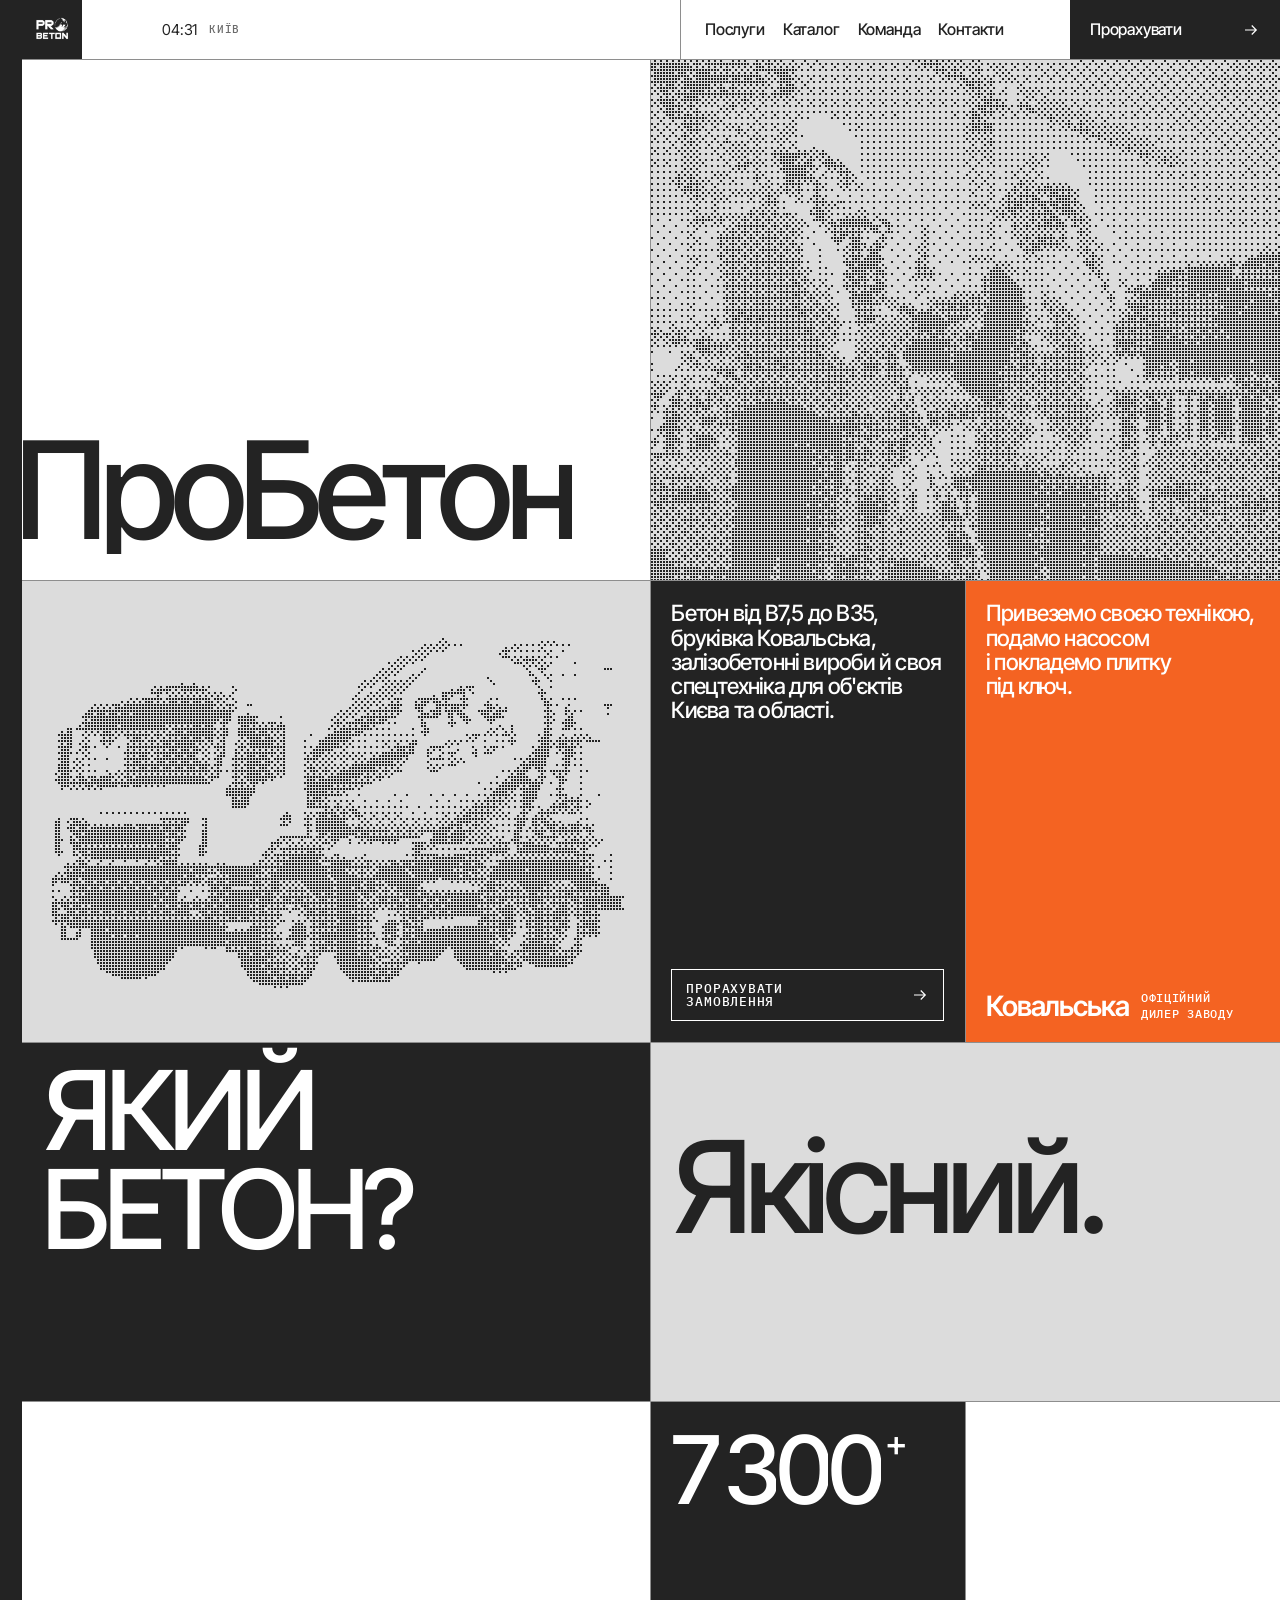
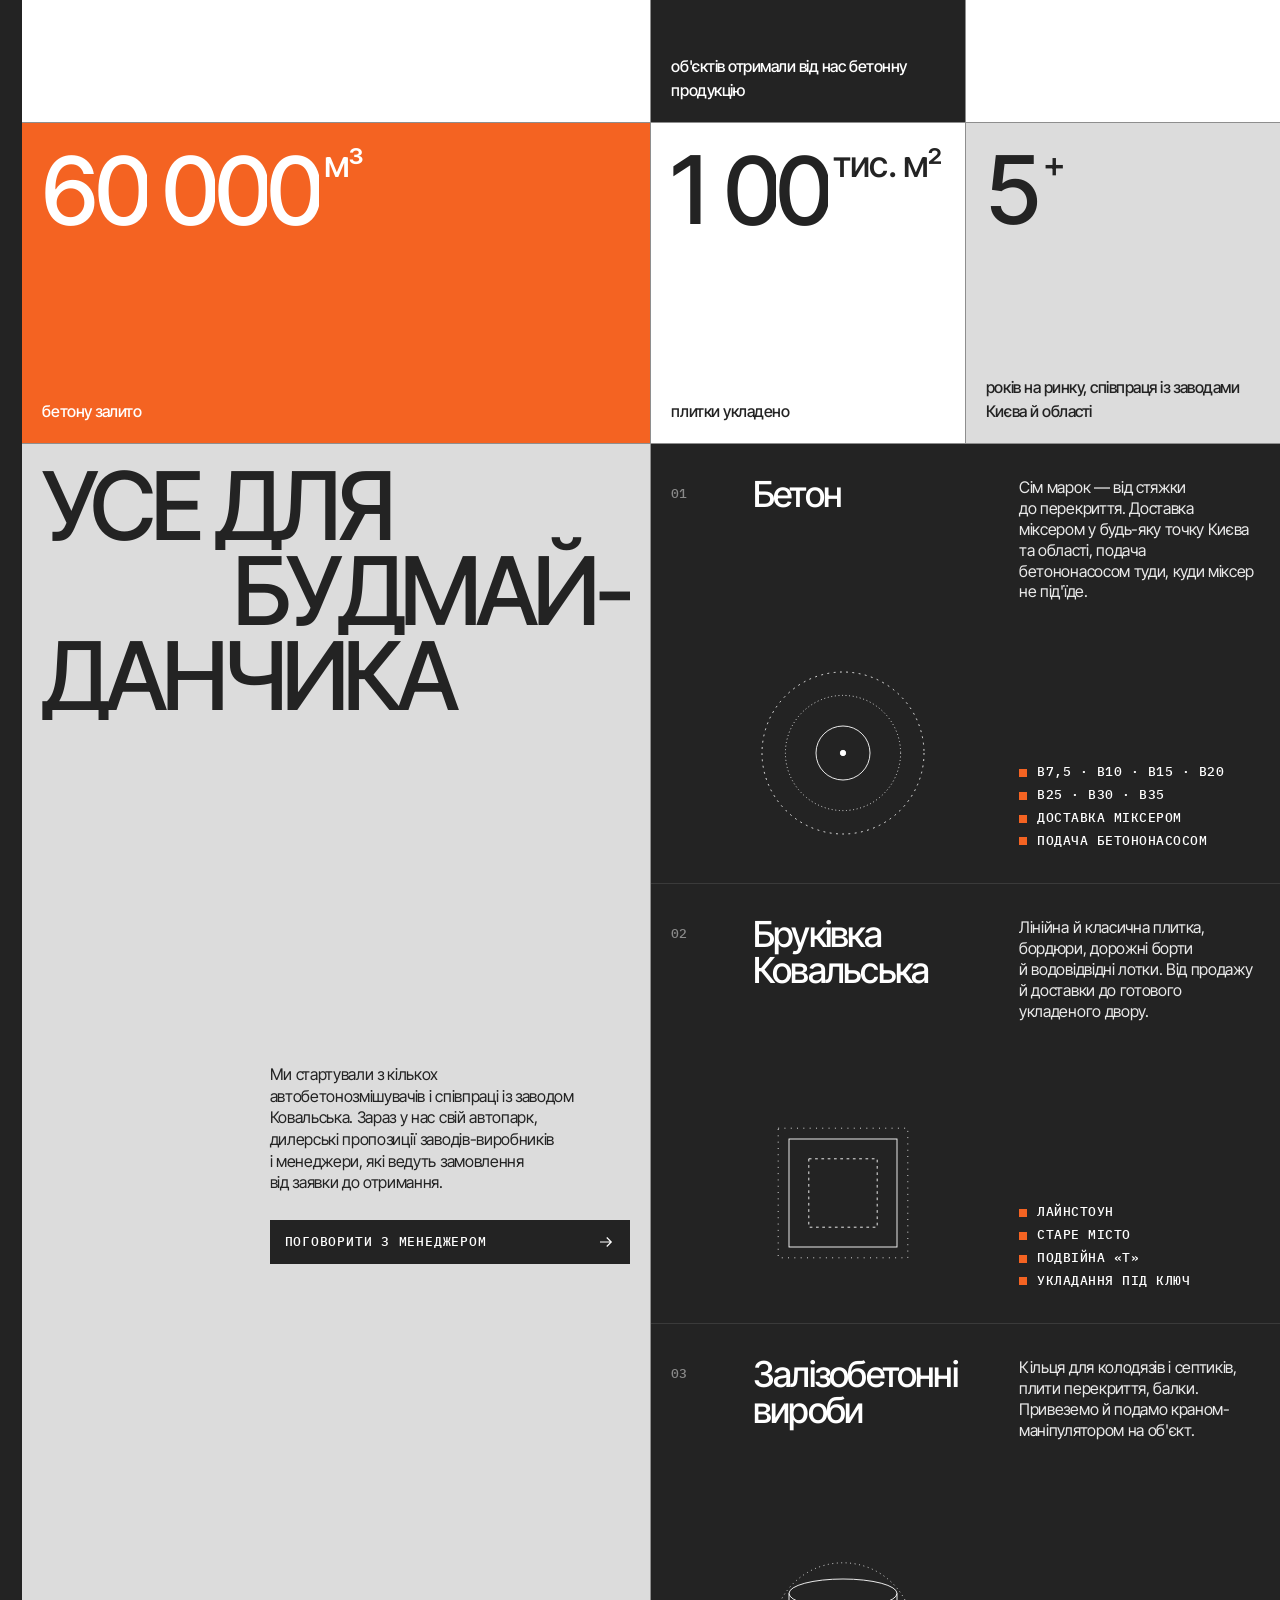
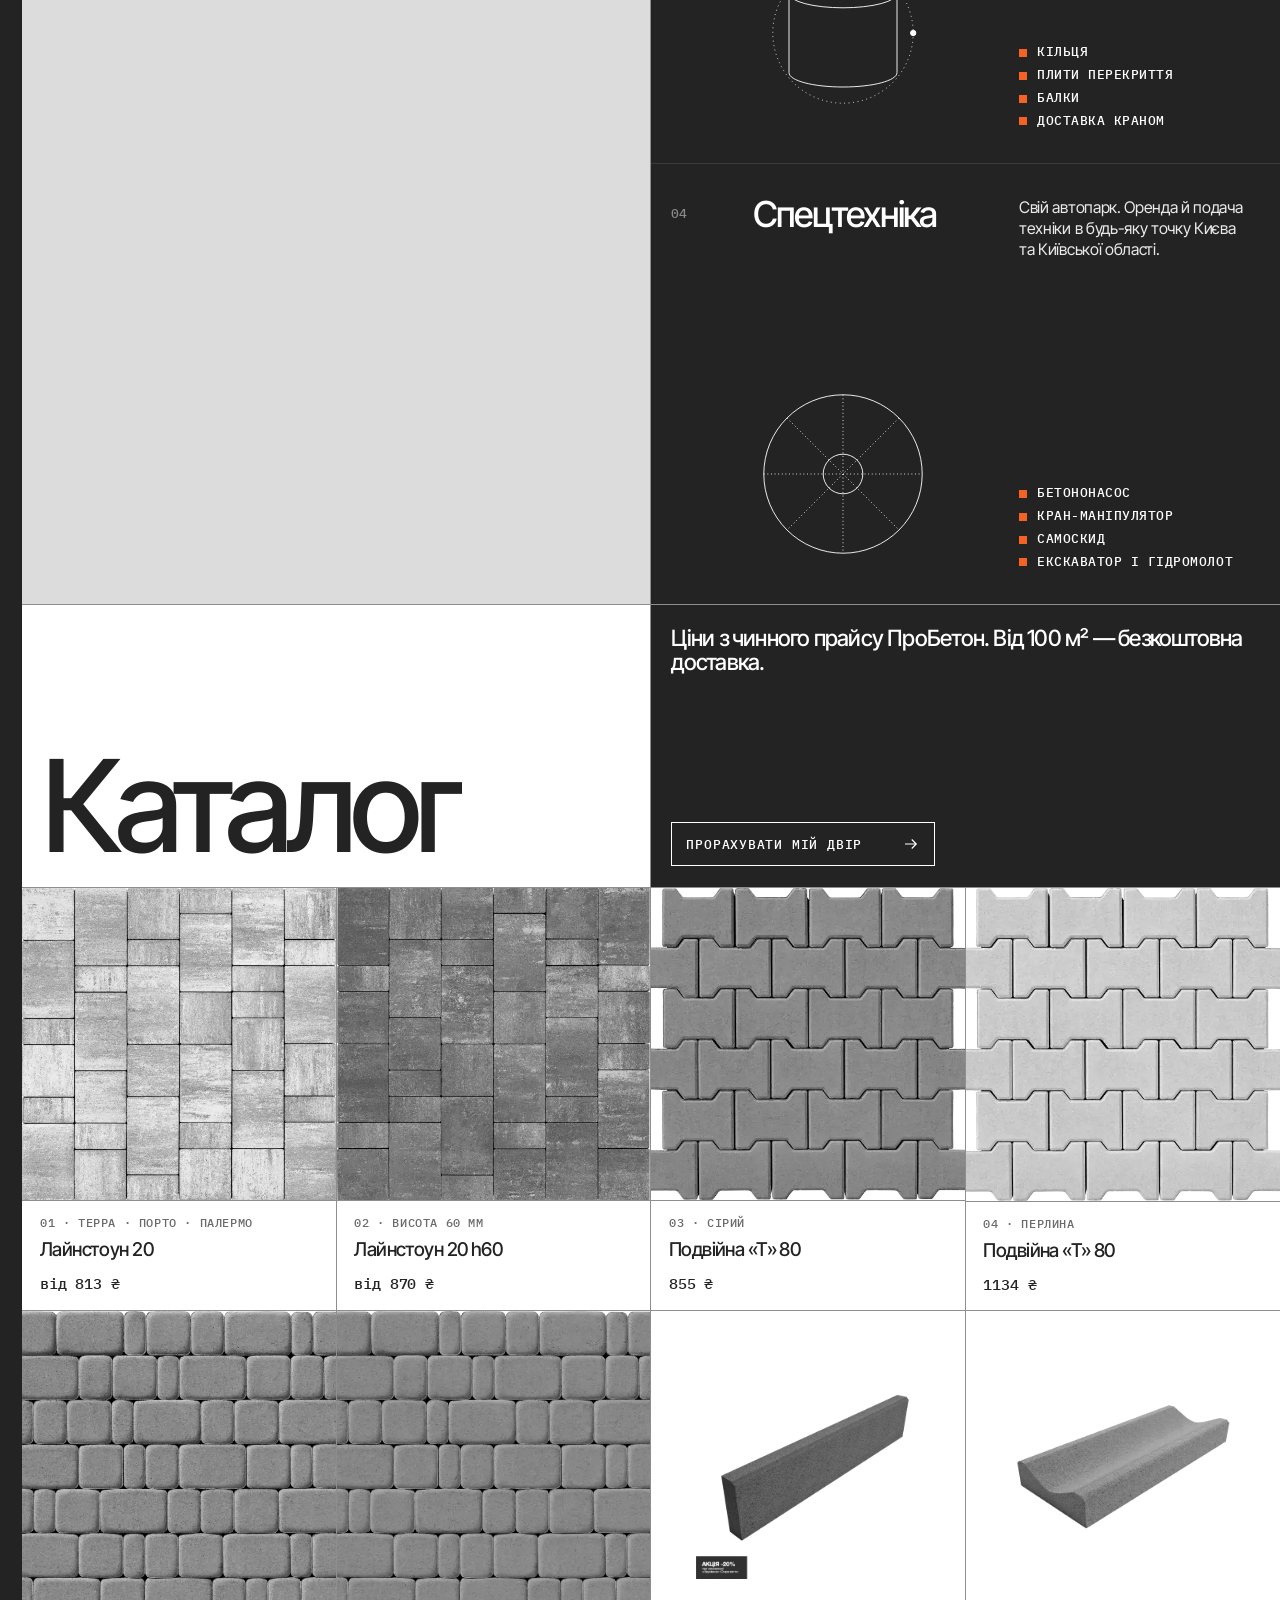
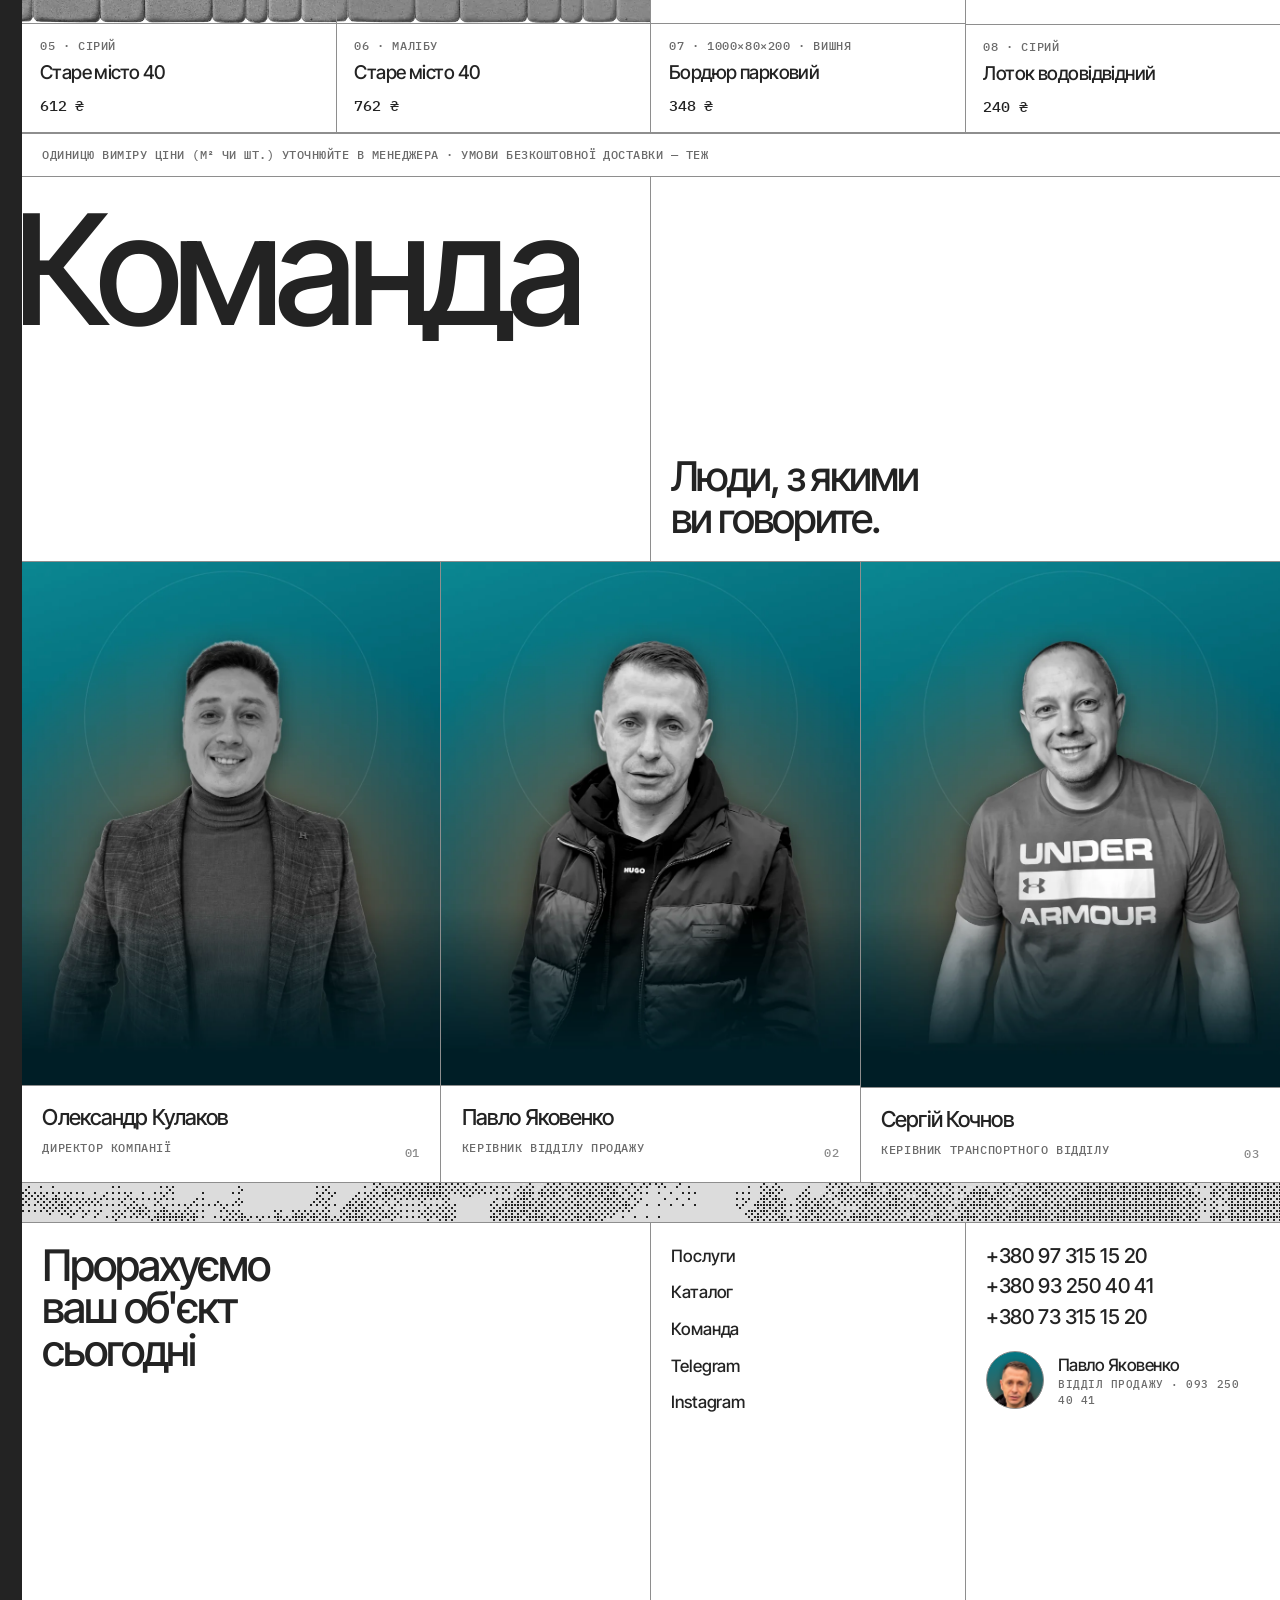
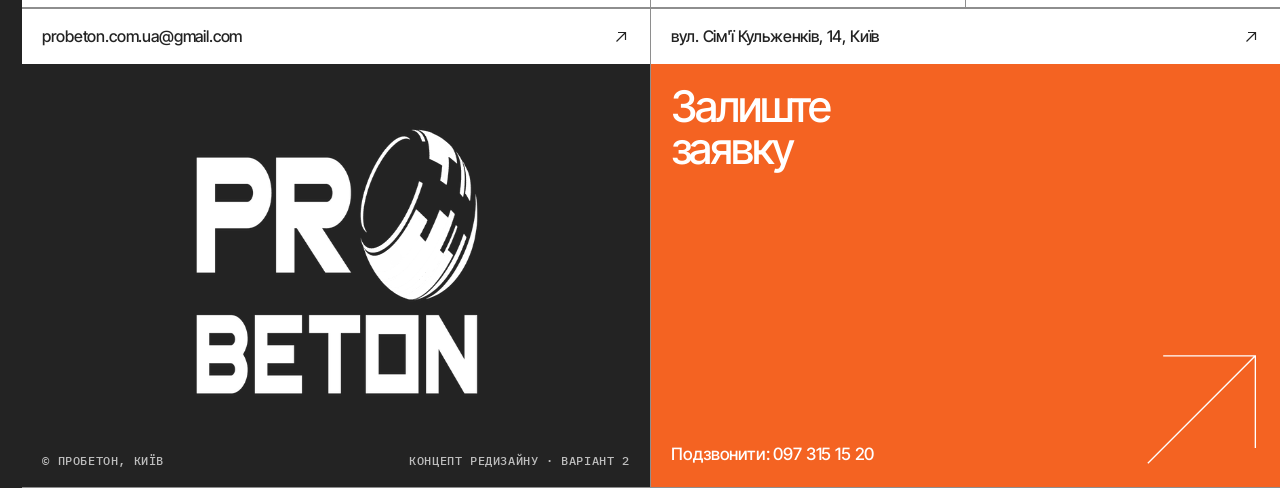
<file: v2/index.html>
<!doctype html>
<html lang="uk">
<head>
<meta charset="utf-8">
<meta name="viewport" content="width=device-width, initial-scale=1, viewport-fit=cover">
<title>ПроБетон — бетон, бруківка, техніка</title>
<meta name="description" content="Бетон В7,5–В35, бруківка Ковальська, ЗБВ і спецтехніка з доставкою по Києву та області.">
<link rel="preconnect" href="https://fonts.googleapis.com">
<link rel="preconnect" href="https://fonts.gstatic.com" crossorigin>
<link rel="stylesheet" href="https://fonts.googleapis.com/css2?family=Inter+Tight:wght@400;500;600&family=IBM+Plex+Mono:wght@400;500&display=swap">
<style>
/* Сітка: дві колонки по 50%, комірки з тонкими лініями; темна рамка зліва, як у референсі */
:root{
  --paper:#FFFFFF;
  --ink:#232323;
  --fog:#DCDCDC;      /* сіра комірка */
  --rule:#8E8E8E;     /* тонкі лінії сітки */
  --accent:#F46322;   /* помаранчевий з логотипу */
  --teal:#067A87;
  --sans:"Inter Tight","Helvetica Neue",Arial,system-ui,sans-serif;
  --mono:"IBM Plex Mono",ui-monospace,Consolas,monospace;
  --hdr:60px;
  color-scheme:light;
}
*{box-sizing:border-box}
html{scroll-behavior:smooth;scroll-padding-top:var(--hdr)}
body{margin:0;background:var(--ink);color:var(--ink);font:400 17px/1.45 var(--sans);letter-spacing:-.01em;-webkit-font-smoothing:antialiased}
a{color:inherit;text-decoration:none}
img{max-width:100%;display:block}
.frame{margin-left:max(22px,env(safe-area-inset-left,0px));background:var(--paper);min-width:0}
.mono{font:500 12px/1.4 var(--mono);letter-spacing:.06em;text-transform:uppercase}
:focus-visible{outline:2px solid var(--accent);outline-offset:2px}

/* ---------- шапка ---------- */
.hdr{position:sticky;top:0;z-index:50;display:grid;grid-template-columns:60px 1fr 1fr;height:var(--hdr);background:var(--paper);border-bottom:1px solid var(--rule)}
.hdr .logo{background:var(--ink);display:grid;place-items:center}
.hdr .logo img{width:40px;height:auto;filter:brightness(0) invert(1)}
.hdr .clock{display:flex;align-items:center;gap:8px;padding-left:80px;font-size:15px;border-right:1px solid var(--rule)}
.hdr .clock small{font:500 11px/1 var(--mono);letter-spacing:.06em;color:#6b6b6b}
.hdr .right{display:grid;grid-template-columns:1fr auto}
.hdr nav{display:flex;align-items:center;gap:18px;padding-left:24px;font-size:16px;font-weight:500}
.hdr nav a{position:relative}
.hdr nav a::after{content:"";position:absolute;left:0;right:0;bottom:-3px;height:1px;background:currentColor;transform:scaleX(0);transform-origin:left;transition:transform .35s cubic-bezier(.2,.7,.2,1)}
.hdr nav a:hover::after{transform:scaleX(1)}
.hdr .cta{background:var(--ink);color:#fff;display:flex;align-items:center;justify-content:space-between;gap:60px;padding:0 20px;font-size:16px;font-weight:500;min-width:200px;transition:background .3s}
.hdr .cta:hover{background:var(--accent)}
.arr{width:18px;height:18px;flex:none;transition:transform .3s}
a:hover .arr{transform:translateX(4px)}

/* ---------- прокручувані цифри (табло) ---------- */
.odo{display:inline-flex;overflow:hidden;line-height:1;height:1em;vertical-align:baseline}
.odo .d{display:inline-block;height:1em;overflow:hidden}
.odo .d > span{display:flex;flex-direction:column;transition:transform 1.4s cubic-bezier(.2,.8,.2,1)}
.odo .d > span > i{font-style:normal;height:1em;line-height:1;display:block}

/* ---------- сітка ---------- */
.row{display:grid;grid-template-columns:1fr 1fr;border-bottom:1px solid var(--rule)}
.cell{position:relative;min-width:0;border-right:1px solid var(--rule);overflow:hidden}
.cell:last-child{border-right:0}
.half{display:grid;grid-template-columns:1fr 1fr}
.half > .cell:last-child{border-right:0}
.dark{background:var(--ink);color:#fff}
.fog{background:var(--fog)}
.acc{background:var(--accent);color:#fff}
.tealc{background:var(--teal);color:#fff}
.pad{padding:clamp(18px,1.6vw,24px)}
.big{font-weight:500;letter-spacing:-.055em;line-height:.86;margin:0}
.hero-word{font-size:clamp(64px,10.6vw,176px)}
.lead{font-size:clamp(20px,1.75vw,27px);line-height:1.08;letter-spacing:-.035em;font-weight:500;margin:0}
.body{font-size:16px;line-height:1.35;letter-spacing:-.02em;max-width:34ch;margin:0}
.btn{display:inline-flex;align-items:center;justify-content:space-between;gap:40px;font:500 13px/1 var(--mono);letter-spacing:.06em;text-transform:uppercase;padding:12px 14px;border:1px solid currentColor;transition:background .3s,color .3s}
.btn.solid{background:var(--ink);color:#fff;border-color:var(--ink)}
.btn.solid:hover{background:var(--accent);border-color:var(--accent)}
.btn.ghost:hover{background:#fff;color:var(--ink)}
.tags{list-style:none;margin:0;padding:0;display:grid;gap:6px}
.tags li{display:flex;align-items:center;gap:10px;font:500 13px/1.3 var(--mono);letter-spacing:.04em;text-transform:uppercase}
.tags li::before{content:"";width:8px;height:8px;background:var(--accent);flex:none}

/* напівтонові картинки */
.dither{position:absolute;inset:0;width:100%;height:100%;display:block}

/* поява рядків заголовка */
.ln{display:block;overflow:hidden;padding:.16em 0 .04em;margin-top:-.16em}
.ln > span{display:block}
html.anim .rv .ln > span{transform:translateY(105%);transition:transform 1s cubic-bezier(.2,.8,.2,1)}
html.anim .rv.seen .ln > span{transform:none}
html.anim .rv.seen .ln:nth-child(2) > span{transition-delay:.08s}
html.anim .rv.seen .ln:nth-child(3) > span{transition-delay:.16s}
html.anim .fade{opacity:0;translate:0 18px;transition:opacity .8s ease .15s,translate .9s cubic-bezier(.2,.8,.2,1) .15s}
html.anim .fade.seen{opacity:1;translate:none}

/* ---------- 1. перший екран ---------- */
.hero{grid-template-rows:auto}
.hero .tl{height:clamp(320px,42vw,520px);display:flex;align-items:flex-end;padding:0 0 clamp(14px,2vw,34px) 0}
.hero .tl .big{margin-left:-.06em}
.hero .tr{height:clamp(320px,42vw,520px)}
.hero .bl{min-height:clamp(320px,36vw,480px)}
.hero .br .cell{min-height:clamp(320px,36vw,480px);display:flex;flex-direction:column;justify-content:space-between;gap:28px}
.dealer{display:flex;flex-wrap:wrap;align-items:center;gap:8px 12px;font:500 12px/1.3 var(--mono);letter-spacing:.06em;text-transform:uppercase}
.dealer b{font:600 28px/1 var(--sans);letter-spacing:-.04em;text-transform:none}

/* ---------- 2. гасло ---------- */
.slogan .cell{min-height:clamp(260px,28vw,400px)}
.slogan .up{font-size:clamp(56px,8.6vw,132px);text-transform:uppercase}
.slogan .fogword{display:flex;align-items:flex-start;padding:clamp(40px,7vw,100px) clamp(18px,1.6vw,24px) 0}
.slogan .fogword .big{font-size:clamp(70px,10vw,150px)}

/* ---------- 3. цифри ---------- */
.stats .cell{min-height:clamp(220px,25vw,380px)}
.stat{display:flex;flex-direction:column;justify-content:space-between}
.stat .n{font-size:clamp(56px,7.4vw,112px);font-weight:500;letter-spacing:-.06em;line-height:.9;display:flex;align-items:flex-start;flex-wrap:wrap}
.stat .n small{font-size:.38em;letter-spacing:-.02em;margin:.12em 0 0 .12em}
.stat p{margin:0;font-size:16px;font-weight:500;letter-spacing:-.03em}
.empty{background:var(--paper)}

/* ---------- 4. що ми робимо ---------- */
.work{align-items:stretch}
.work .sticky-wrap{overflow:visible}
.work .sticky{position:sticky;top:var(--hdr);height:calc(100vh - var(--hdr));display:flex;flex-direction:column;justify-content:space-between;padding:clamp(18px,1.6vw,24px)}
.work .sticky .big{font-size:clamp(56px,7.4vw,118px);text-transform:uppercase}
.work .sticky .big .r{display:block;text-align:right}
.work .sticky .foot{display:grid;gap:26px;margin-left:auto;width:min(100%,360px)}
.svc{display:grid;grid-template-columns:56px 1fr 1fr;gap:0 clamp(16px,2vw,28px);padding:clamp(22px,2.6vw,40px) clamp(18px,1.6vw,24px);border-bottom:1px solid #3a3a3a;min-height:440px;align-content:space-between}
.svc:last-child{border-bottom:0}
.svc .num{font:500 13px/1 var(--mono);color:#8a8a8a;padding-top:10px}
.svc h3{font-size:clamp(30px,2.8vw,44px);font-weight:500;letter-spacing:-.05em;line-height:1;margin:0}
.svc .txt{font-size:16px;line-height:1.3;letter-spacing:-.02em;margin:0;color:#e9e9e9}
.svc .art{grid-column:2;align-self:end;width:min(100%,180px);aspect-ratio:1;margin-top:40px}
.svc .tags{grid-column:3;align-self:end;margin-top:40px}
.svc .art svg{width:100%;height:100%;overflow:visible}
.spin{transform-origin:50% 50%;animation:spin 24s linear infinite}
.spin.rev{animation-direction:reverse;animation-duration:38s}
@keyframes spin{to{transform:rotate(360deg)}}
.orbit{transform-origin:50% 50%;animation:spin 6s linear infinite}

/* ---------- 5. каталог ---------- */
.cat-head .cell{min-height:clamp(220px,22vw,320px);display:flex;align-items:flex-end}
.cat-head .big{font-size:clamp(70px,10vw,150px)}
.cat{display:grid;grid-template-columns:repeat(4,1fr);border-bottom:1px solid var(--rule)}
.cat .cell{border-bottom:1px solid var(--rule);display:flex;flex-direction:column}
.cat .cell:nth-child(4n){border-right:0}
.cat .ph{aspect-ratio:1;background:#fff;overflow:hidden;border-bottom:1px solid var(--rule)}
.cat .ph img{width:100%;height:100%;object-fit:cover;filter:grayscale(1) contrast(1.05);transition:filter .5s,transform .7s cubic-bezier(.2,.8,.2,1)}
.cat .ph.fit img{object-fit:contain;padding:12%}
.cat .cell:hover .ph img{filter:none;transform:scale(1.04)}
.cat .meta{padding:14px clamp(14px,1.4vw,20px) 18px;display:grid;gap:4px}
.cat .meta b{font-size:19px;font-weight:500;letter-spacing:-.03em}
.cat .meta span{font:500 12px/1.4 var(--mono);letter-spacing:.05em;text-transform:uppercase;color:#6b6b6b}
.cat .meta em{font-style:normal;font:500 15px/1 var(--mono);margin-top:8px}
.cat .cell:hover{background:var(--accent);color:#fff}
.cat .cell:hover .meta span{color:#ffe1d3}
.note{padding:12px clamp(18px,1.6vw,24px);font:500 12px/1.5 var(--mono);letter-spacing:.04em;text-transform:uppercase;color:#6b6b6b;border-bottom:1px solid var(--rule)}

/* ---------- 6. команда ---------- */
.team-head .cell{min-height:clamp(300px,30vw,420px)}
.team-head .tl{display:flex;align-items:flex-start;padding-top:clamp(20px,2vw,30px)}
.team-head .tl .big{font-size:clamp(90px,12vw,190px);margin-left:-.05em}
.team-head .tr{display:flex;align-items:flex-end}
.team-head .tr .lead{font-size:clamp(30px,3.2vw,48px);line-height:1;letter-spacing:-.05em}
.people{display:grid;grid-template-columns:repeat(3,1fr);border-bottom:1px solid var(--rule)}
.person{margin:0;position:relative;border-right:1px solid var(--rule);display:flex;flex-direction:column}
.person:last-child{border-right:0}
.person .ph{aspect-ratio:4/5;overflow:hidden;position:relative;background:var(--fog)}
.person .ph img{position:absolute;inset:0;width:100%;height:100%;object-fit:cover;object-position:50% 0;transition:opacity .5s,transform .8s cubic-bezier(.2,.8,.2,1)}
.person .ph img.c{opacity:0}
.person:hover .ph img.c{opacity:1}
.person:hover .ph img{transform:scale(1.03)}
.person figcaption{padding:16px clamp(16px,1.6vw,24px) 22px;display:flex;justify-content:space-between;align-items:flex-end;gap:16px;border-top:1px solid var(--rule)}
.person b{display:block;font-size:22px;font-weight:500;letter-spacing:-.04em}
.person span{font:500 12px/1.4 var(--mono);letter-spacing:.05em;text-transform:uppercase;color:#6b6b6b}
.person .no{font:500 12px/1 var(--mono);color:#8a8a8a}

/* ---------- 7. контакти й підвал ---------- */
.contact .cell{min-height:clamp(320px,30vw,420px)}
.contact .tl .lead{font-size:clamp(34px,3.4vw,52px);line-height:.98;letter-spacing:-.05em}
.links{display:grid;align-content:start;gap:12px;font-size:17px;font-weight:500}
.links a:hover{color:var(--accent)}
.tel{display:grid;gap:6px}
.tel a{font:500 clamp(18px,1.6vw,22px)/1.2 var(--sans);letter-spacing:-.02em}
.tel a:hover{color:var(--accent)}
.mgr{display:flex;align-items:center;gap:14px;margin-top:22px}
.mgr i{width:58px;height:58px;border-radius:50%;flex:none;background:url(../img/team-pavlo-color.webp) 50% 13%/200% auto no-repeat var(--fog);border:1px solid var(--rule)}
.mgr b{display:block;font-size:17px;font-weight:500;letter-spacing:-.03em}
.mgr small{display:block;font:500 11px/1.4 var(--mono);letter-spacing:.05em;text-transform:uppercase;color:#6b6b6b}
.subrow{display:grid;grid-template-columns:1fr 1fr;border-top:1px solid var(--rule)}
.subrow > a{padding:16px clamp(18px,1.6vw,24px);font-size:16px;font-weight:500;display:flex;justify-content:space-between;align-items:center;border-right:1px solid var(--rule);transition:background .3s,color .3s}
.subrow > a:last-child{border-right:0}
.subrow > a:hover{background:var(--ink);color:#fff}
.foot .cell{min-height:clamp(340px,32vw,460px)}
.foot .dark{display:flex;flex-direction:column;justify-content:space-between;align-items:center;padding-top:clamp(28px,4vw,60px)}
.foot .dark img{width:min(70%,360px);filter:brightness(0) invert(1)}
.foot .dark .copy{align-self:stretch;display:flex;justify-content:space-between;gap:16px;flex-wrap:wrap;padding:18px clamp(18px,1.6vw,24px);font:500 12px/1.4 var(--mono);letter-spacing:.05em;text-transform:uppercase;color:#bdbdbd}
.foot .acc{display:flex;flex-direction:column;justify-content:space-between;transition:background .4s}
.foot .acc:hover{background:#ff7438}
.foot .acc .lead{font-size:clamp(34px,3.4vw,52px);line-height:.98;letter-spacing:-.05em}
.foot .acc .bot{display:flex;justify-content:space-between;align-items:flex-end;font-size:17px;font-weight:500}
.foot .acc svg{width:clamp(80px,9vw,120px);height:auto;transition:transform .5s cubic-bezier(.2,.8,.2,1)}
.foot .acc:hover svg{transform:translate(8px,-8px)}

/* ---------- мобільна ---------- */
@media (max-width:860px){
  .frame{margin-left:max(10px,env(safe-area-inset-left,0px))}
  .hdr{grid-template-columns:56px 1fr auto}
  .hdr .clock{padding-left:16px;border-right:0}
  .hdr .right{grid-template-columns:auto}
  .hdr nav{display:none}
  .hdr .cta{min-width:0;gap:16px}
  .row,.subrow{grid-template-columns:1fr}
  .row > .cell,.row > .half{border-right:0;border-bottom:1px solid var(--rule)}
  .row > :last-child{border-bottom:0}
  .half > .cell{border-bottom:0}
  .hero .tl{height:auto;min-height:220px;padding-top:40px}
  .hero .tr{height:300px}
  .hero .bl{min-height:260px}
  .work .sticky{position:static;height:auto;gap:40px}
  .svc{grid-template-columns:40px 1fr;min-height:0;gap:14px}
  .svc .txt{grid-column:2}
  .svc .art{grid-column:2;width:120px;margin-top:10px}
  .svc .tags{grid-column:2;margin-top:6px}
  .cat{grid-template-columns:1fr 1fr}
  .cat .cell:nth-child(2n){border-right:0}
  .people{grid-template-columns:1fr}
  .person{border-right:0;border-bottom:1px solid var(--rule)}
  .stats .empty{display:none}
}
@media (prefers-reduced-motion:reduce){
  *{transition:none!important;animation:none!important}
  html.anim .rv .ln > span,html.anim .fade{transform:none;opacity:1;translate:none}
}
</style>
</head>
<body>
<div class="frame">

<header class="hdr">
  <a class="logo" href="#top" aria-label="ПроБетон — на початок"><img src="../img/logo.png" alt="ProBeton" width="531" height="319"></a>
  <div class="clock"><span id="clock" class="odo">--:--</span> <small>КИЇВ</small></div>
  <div class="right">
    <nav aria-label="Розділи"><a href="#work">Послуги</a><a href="#cat">Каталог</a><a href="#team">Команда</a><a href="#contact">Контакти</a></nav>
    <a class="cta" href="#contact">Прорахувати <svg class="arr" viewBox="0 0 24 24" fill="none" stroke="currentColor" stroke-width="1.6"><path d="M4 12h15M13 6l6 6-6 6"/></svg></a>
  </div>
</header>

<main id="top">

<!-- 1. ПЕРШИЙ ЕКРАН -->
<section class="row hero">
  <div class="cell tl rv"><h1 class="big hero-word"><span class="ln"><span>ПроБетон</span></span></h1></div>
  <div class="cell tr fog"><canvas class="dither" data-src="../img/fon-heroi.webp" data-ink="#232323" data-pos="0.62"></canvas></div>
</section>
<section class="row hero">
  <div class="cell bl fog"><canvas class="dither" data-src="../img/betonozmishuvach.webp" data-ink="#232323" data-fit="contain" data-pos="0.5"></canvas></div>
  <div class="half br">
    <div class="cell dark pad fade">
      <p class="lead">Бетон від В7,5 до В35, бруківка Ковальська, залізобетонні вироби й своя спецтехніка для об'єктів Києва та області.</p>
      <a class="btn ghost" href="#contact">Прорахувати замовлення <svg class="arr" viewBox="0 0 24 24" fill="none" stroke="currentColor" stroke-width="1.6"><path d="M4 12h15M13 6l6 6-6 6"/></svg></a>
    </div>
    <div class="cell acc pad fade">
      <p class="lead">Привеземо своєю технікою, подамо насосом і покладемо плитку під ключ.</p>
      <div class="dealer"><b>Ковальська</b><span>офіційний<br>дилер заводу</span></div>
    </div>
  </div>
</section>

<!-- 2. ГАСЛО -->
<section class="row slogan">
  <div class="cell dark pad rv"><h2 class="big up"><span class="ln"><span>Який</span></span><span class="ln"><span>бетон?</span></span></h2></div>
  <div class="cell fog fogword rv"><p class="big"><span class="ln"><span>Якісний.</span></span></p></div>
</section>

<!-- 3. ЦИФРИ -->
<section class="row stats">
  <div class="cell empty"></div>
  <div class="half">
    <div class="cell dark pad stat"><div class="n"><span class="odo" data-to="7300"></span><small>+</small></div><p>об'єктів отримали від нас бетонну продукцію</p></div>
    <div class="cell empty"></div>
  </div>
</section>
<section class="row stats">
  <div class="cell acc pad stat"><div class="n"><span class="odo" data-to="60000" data-sep="1"></span><small>м³</small></div><p>бетону залито</p></div>
  <div class="half">
    <div class="cell pad stat"><div class="n"><span class="odo" data-to="100"></span><small>тис. м²</small></div><p>плитки укладено</p></div>
    <div class="cell fog pad stat"><div class="n"><span class="odo" data-to="5"></span><small>+</small></div><p>років на ринку, співпраця із заводами Києва й області</p></div>
  </div>
</section>

<!-- 4. ЩО МИ РОБИМО -->
<section class="row work" id="work">
  <div class="cell fog sticky-wrap">
    <div class="sticky rv">
      <h2 class="big"><span class="ln"><span>Усе для</span></span><span class="ln"><span class="r">будмай-</span></span><span class="ln"><span>данчика</span></span></h2>
      <div class="foot">
        <p class="body">Ми стартували з кількох автобетонозмішувачів і співпраці із заводом Ковальська. Зараз у нас свій автопарк, дилерські пропозиції заводів-виробників і менеджери, які ведуть замовлення від заявки до отримання.</p>
        <a class="btn solid" href="#contact">Поговорити з менеджером <svg class="arr" viewBox="0 0 24 24" fill="none" stroke="currentColor" stroke-width="1.6"><path d="M4 12h15M13 6l6 6-6 6"/></svg></a>
      </div>
    </div>
  </div>
  <div class="cell dark">
    <article class="svc">
      <span class="num">01</span><h3>Бетон</h3><p class="txt">Сім марок — від стяжки до перекриття. Доставка міксером у будь-яку точку Києва та області, подача бетононасосом туди, куди міксер не під'їде.</p>
      <div class="art"><svg viewBox="0 0 200 200" fill="none" stroke="#fff" stroke-width="1"><g class="spin"><circle cx="100" cy="100" r="90" stroke-dasharray="2 5"/></g><g class="spin rev"><circle cx="100" cy="100" r="64" stroke-dasharray="1 3"/></g><circle cx="100" cy="100" r="30"/><circle cx="100" cy="100" r="3" fill="#fff"/></svg></div>
      <ul class="tags"><li>В7,5 · В10 · В15 · В20</li><li>В25 · В30 · В35</li><li>Доставка міксером</li><li>Подача бетононасосом</li></ul>
    </article>
    <article class="svc">
      <span class="num">02</span><h3>Бруківка<br>Ковальська</h3><p class="txt">Лінійна й класична плитка, бордюри, дорожні борти й водовідвідні лотки. Від продажу й доставки до готового укладеного двору.</p>
      <div class="art"><svg viewBox="0 0 200 200" fill="none" stroke="#fff" stroke-width="1"><g class="spin"><rect x="40" y="40" width="120" height="120"/><rect x="62" y="62" width="76" height="76" stroke-dasharray="3 4"/></g><g class="spin rev"><rect x="28" y="28" width="144" height="144" stroke-dasharray="1 6"/></g></svg></div>
      <ul class="tags"><li>Лайнстоун</li><li>Старе місто</li><li>Подвійна «Т»</li><li>Укладання під ключ</li></ul>
    </article>
    <article class="svc">
      <span class="num">03</span><h3>Залізобетонні<br>вироби</h3><p class="txt">Кільця для колодязів і септиків, плити перекриття, балки. Привеземо й подамо краном-маніпулятором на об'єкт.</p>
      <div class="art"><svg viewBox="0 0 200 200" fill="none" stroke="#fff" stroke-width="1"><ellipse cx="100" cy="56" rx="60" ry="16"/><path d="M40 56v88c0 9 27 16 60 16s60-7 60-16V56"/><g class="orbit"><circle cx="100" cy="100" r="78" stroke-dasharray="1 4"/><circle cx="178" cy="100" r="3" fill="#fff"/></g></svg></div>
      <ul class="tags"><li>Кільця</li><li>Плити перекриття</li><li>Балки</li><li>Доставка краном</li></ul>
    </article>
    <article class="svc">
      <span class="num">04</span><h3>Спецтехніка</h3><p class="txt">Свій автопарк. Оренда й подача техніки в будь-яку точку Києва та Київської області.</p>
      <div class="art"><svg viewBox="0 0 200 200" fill="none" stroke="#fff" stroke-width="1"><g class="spin"><circle cx="100" cy="100" r="88"/><g stroke-dasharray="1 3"><path d="M100 12v176M12 100h176M38 38l124 124M162 38 38 162"/></g></g><circle cx="100" cy="100" r="22"/></svg></div>
      <ul class="tags"><li>Бетононасос</li><li>Кран-маніпулятор</li><li>Самоскид</li><li>Екскаватор і гідромолот</li></ul>
    </article>
  </div>
</section>

<!-- 5. КАТАЛОГ -->
<section class="row cat-head" id="cat">
  <div class="cell rv pad"><h2 class="big"><span class="ln"><span>Каталог</span></span></h2></div>
  <div class="cell dark pad" style="display:flex;flex-direction:column;justify-content:space-between;align-items:flex-start;gap:24px">
    <p class="lead">Ціни з чинного прайсу ПроБетон. Від 100 м² — безкоштовна доставка.</p>
    <a class="btn ghost" href="#contact">Прорахувати мій двір <svg class="arr" viewBox="0 0 24 24" fill="none" stroke="currentColor" stroke-width="1.6"><path d="M4 12h15M13 6l6 6-6 6"/></svg></a>
  </div>
</section>
<section class="cat" id="grid"></section>
<div class="note">Одиницю виміру ціни (м² чи шт.) уточнюйте в менеджера · умови безкоштовної доставки — теж</div>

<!-- 6. КОМАНДА -->
<section class="row team-head" id="team">
  <div class="cell tl rv"><h2 class="big"><span class="ln"><span>Команда</span></span></h2></div>
  <div class="cell tr pad rv"><p class="lead"><span class="ln"><span>Люди, з якими</span></span><span class="ln"><span>ви говорите.</span></span></p></div>
</section>
<section class="people">
  <figure class="person fade"><div class="ph"><img src="../img/team-oleksandr.webp" alt="Олександр Кулаков" loading="lazy"><img class="c" src="../img/team-oleksandr-color.webp" alt="" loading="lazy"></div><figcaption><div><b>Олександр Кулаков</b><span>Директор компанії</span></div><span class="no">01</span></figcaption></figure>
  <figure class="person fade"><div class="ph"><img src="../img/team-pavlo.webp" alt="Павло Яковенко" loading="lazy"><img class="c" src="../img/team-pavlo-color.webp" alt="" loading="lazy"></div><figcaption><div><b>Павло Яковенко</b><span>Керівник відділу продажу</span></div><span class="no">02</span></figcaption></figure>
  <figure class="person fade"><div class="ph"><img src="../img/team-serhii.webp" alt="Сергій Кочнов" loading="lazy"><img class="c" src="../img/team-serhii-color.webp" alt="" loading="lazy"></div><figcaption><div><b>Сергій Кочнов</b><span>Керівник транспортного відділу</span></div><span class="no">03</span></figcaption></figure>
</section>

<!-- 7. КОНТАКТИ -->
<div style="height:40px;border-bottom:1px solid var(--rule);position:relative;overflow:hidden" class="fog"><canvas class="dither" data-src="../img/fon-krany.webp" data-ink="#232323" data-pos="0.5"></canvas></div>
<section class="row contact" id="contact">
  <div class="cell pad tl"><p class="lead">Прорахуємо<br>ваш об'єкт<br>сьогодні</p></div>
  <div class="half">
    <div class="cell pad">
      <nav class="links" aria-label="Розділи"><a href="#work">Послуги</a><a href="#cat">Каталог</a><a href="#team">Команда</a><a href="https://t.me/Probeton0973151520" target="_blank" rel="noopener">Telegram</a><a href="https://www.instagram.com/pro_beton_kyiv/" target="_blank" rel="noopener">Instagram</a></nav>
    </div>
    <div class="cell pad">
      <div class="tel"><a href="tel:+380973151520">+380 97 315 15 20</a><a href="tel:+380932504041">+380 93 250 40 41</a><a href="tel:+380733151520">+380 73 315 15 20</a></div>
      <a class="mgr" href="tel:+380932504041"><i aria-hidden="true"></i><span><b>Павло Яковенко</b><small>Відділ продажу · 093 250 40 41</small></span></a>
    </div>
  </div>
</section>
<div class="subrow">
  <a href="mailto:probeton.com.ua@gmail.com">probeton.com.ua@gmail.com <svg class="arr" viewBox="0 0 24 24" fill="none" stroke="currentColor" stroke-width="1.6"><path d="M6 18 18 6M8 6h10v10"/></svg></a>
  <a href="https://www.google.com/maps/search/?api=1&query=вулиця+Сім'ї+Кульженків+14+Київ" target="_blank" rel="noopener">вул. Сім'ї Кульженків, 14, Київ <svg class="arr" viewBox="0 0 24 24" fill="none" stroke="currentColor" stroke-width="1.6"><path d="M6 18 18 6M8 6h10v10"/></svg></a>
</div>
<section class="row foot">
  <div class="cell dark">
    <img src="../img/logo.png" alt="ProBeton" width="531" height="319">
    <div class="copy"><span>© ПроБетон, Київ</span><span>Концепт редизайну · варіант 2</span></div>
  </div>
  <a class="cell acc pad" href="tel:+380973151520">
    <p class="lead">Залиште<br>заявку</p>
    <div class="bot"><span>Подзвонити: 097 315 15 20</span><svg viewBox="0 0 120 120" fill="none" stroke="currentColor" stroke-width="1.4"><path d="M4 116 116 4M20 4h96v96"/></svg></div>
  </a>
</section>
</main>
</div>

<script>
(function(){
  const NB=" ";
  /* ---- типографіка: короткі слова до наступного, тире до попереднього, число до слова ---- */
  const short="і|й|а|в|у|з|о|та|на|до|за|по|від|під|над|для|про|при|без|із|зі|що|як|не|ні|чи|це|або|але|ми|є";
  const re1=new RegExp("(^|[\\s(«])("+short+")\\s","gi"),re2=/\s([—–])/g,re3=/(\d)\s(?=[^\d\s—–·])/g;
  function tidy(root){const w=document.createTreeWalker(root,NodeFilter.SHOW_TEXT,{acceptNode:n=>/SCRIPT|STYLE/.test(n.parentNode.nodeName)?2:1});
    let n;while((n=w.nextNode())){let t=n.nodeValue,o=t;t=t.replace(re1,(m,a,b)=>a+b+NB).replace(re1,(m,a,b)=>a+b+NB).replace(re2,NB+"$1").replace(re3,"$1"+NB);if(t!==o)n.nodeValue=t}}

  /* ---- табло: кожна цифра — стовпчик 0–9, що прокручується ---- */
  function odo(el,str){
    el.innerHTML="";
    [...str].forEach(ch=>{
      if(!/\d/.test(ch)){const s=document.createElement("span");s.textContent=ch===" "?NB:ch;el.appendChild(s);return}
      const d=document.createElement("span");d.className="d";
      const col=document.createElement("span");
      for(let i=0;i<10;i++){const x=document.createElement("i");x.textContent=i;col.appendChild(x)}
      d.appendChild(col);el.appendChild(d);d.dataset.v=ch;
    });
  }
  function roll(el,str,delay){
    const ds=el.querySelectorAll(".d");let k=0;
    [...str].forEach(ch=>{if(!/\d/.test(ch))return;const d=ds[k++];if(!d)return;
      d.firstChild.style.transitionDelay=(delay+k*60)+"ms";d.firstChild.style.transform="translateY(-"+ch+"em)"});
  }

  /* годинник Києва */
  const clk=document.getElementById("clock");
  const fmt=()=>new Intl.DateTimeFormat("uk-UA",{timeZone:"Europe/Kyiv",hour:"2-digit",minute:"2-digit",hour12:false}).format(new Date());
  let last="";odo(clk,fmt());
  const tick=()=>{const t=fmt();if(t!==last){if(clk.querySelectorAll(".d").length!==t.replace(/\D/g,"").length)odo(clk,t);roll(clk,t,0);last=t}};
  requestAnimationFrame(()=>requestAnimationFrame(tick));setInterval(tick,5000);

  /* лічильники */
  const fmtN=(n,sep)=>sep?String(n).replace(/\B(?=(\d{3})+(?!\d))/g," "):String(n);
  document.querySelectorAll(".odo[data-to]").forEach(el=>{const s=fmtN(+el.dataset.to,el.dataset.sep);el.dataset.s=s;odo(el,s)});

  /* ---- каталог: позиції й ціни з прайсу probeton.com.ua ---- */
  const P=[
    ["Лайнстоун 20","терра · порто · палермо","від 813 ₴","ls-palermo.webp"],
    ["Лайнстоун 20 h60","висота 60 мм","від 870 ₴","ls-porto.webp"],
    ["Подвійна «Т» 80","сірий","855 ₴","pt-siryi.webp"],
    ["Подвійна «Т» 80","перлина","1134 ₴","pt-perlyna.webp"],
    ["Старе місто 40","сірий","612 ₴","sm-siryi.webp"],
    ["Старе місто 40","малібу","762 ₴","sm-malibu.webp"],
    ["Бордюр парковий","1000×80×200 · вишня","348 ₴","bordyur-vyshnia.webp",1],
    ["Лоток водовідвідний","сірий","240 ₴","lotok.webp",1]
  ];
  const grid=document.getElementById("grid");
  grid.innerHTML=P.map((p,i)=>'<a class="cell fade" href="#contact"><div class="ph'+(p[4]?" fit":"")+'"><img src="../img/'+p[3]+'" alt="'+p[0]+', '+p[1]+'" loading="lazy"></div><div class="meta"><span>'+String(i+1).padStart(2,"0")+" · "+p[1]+'</span><b>'+p[0]+'</b><em>'+p[2]+'</em></div></a>').join("");
  tidy(document.body);

  /* ---- напівтонові картинки (растр Байєра), «проявляються» при появі ---- */
  const B=[0,8,2,10,12,4,14,6,3,11,1,9,15,7,13,5];
  function dither(cv,prog){
    const img=cv._img;if(!img)return;
    const r=cv.getBoundingClientRect(),dpr=Math.min(2,devicePixelRatio||1);
    const W=Math.max(1,Math.round(r.width)),H=Math.max(1,Math.round(r.height));
    if(cv.width!==W*dpr){cv.width=W*dpr;cv.height=H*dpr}
    const x=cv.getContext("2d");x.setTransform(dpr,0,0,dpr,0,0);x.clearRect(0,0,W,H);
    const cell=3,cw=Math.ceil(W/cell),ch=Math.ceil(H/cell);
    if(!cv._lum||cv._lw!==cw||cv._lh!==ch){
      const s=document.createElement("canvas");s.width=cw;s.height=ch;const sx=s.getContext("2d");
      sx.fillStyle="#fff";sx.fillRect(0,0,cw,ch);
      const iw=img.naturalWidth,ih=img.naturalHeight,fit=cv.dataset.fit==="contain";
      const sc=fit?Math.min(cw/iw,ch/ih)*.92:Math.max(cw/iw,ch/ih),dw=iw*sc,dh=ih*sc,pos=+cv.dataset.pos||.5;
      sx.drawImage(img,(cw-dw)*pos,(ch-dh)/2,dw,dh);
      const d=sx.getImageData(0,0,cw,ch).data;cv._lum=new Float32Array(cw*ch);
      for(let i=0;i<cw*ch;i++){const a=d[i*4+3]/255;let l=(0.299*d[i*4]+0.587*d[i*4+1]+0.114*d[i*4+2])/255;l=Math.min(1,Math.max(0,(l-.5)*1.55+.56));cv._lum[i]=(1-a)+a*l}
      cv._lw=cw;cv._lh=ch;
    }
    x.fillStyle=cv.dataset.ink||"#232323";
    const bias=(1-prog)*1.1;
    for(let j=0;j<ch;j++)for(let i=0;i<cw;i++){
      const l=cv._lum[j*cw+i]+bias,t=(B[(j&3)*4+(i&3)]+.5)/16;
      if(l<t)x.fillRect(i*cell,j*cell,cell-1,cell-1);
    }
  }
  const canv=[...document.querySelectorAll("canvas.dither")];
  canv.forEach(cv=>{const im=new Image();im.onload=()=>{cv._img=im;cv._p=cv._p||0;dither(cv,cv._p)};im.src=cv.dataset.src});
  function develop(cv){if(cv._run)return;cv._run=1;const t0=performance.now();
    const st=now=>{const k=Math.min(1,(now-t0)/1400);cv._p=1-Math.pow(1-k,3);dither(cv,cv._p);if(k<1)requestAnimationFrame(st)};requestAnimationFrame(st)}
  let rt;addEventListener("resize",()=>{clearTimeout(rt);rt=setTimeout(()=>canv.forEach(cv=>{cv._lum=null;dither(cv,cv._p||1)}),150)});

  /* ---- анімації при прокрутці ---- */
  const reduce=matchMedia("(prefers-reduced-motion: reduce)").matches;
  if(reduce||!("IntersectionObserver" in window)){
    document.querySelectorAll(".odo[data-to]").forEach(el=>roll(el,el.dataset.s,0));
    canv.forEach(cv=>{cv._p=1;dither(cv,1)});return;
  }
  document.documentElement.classList.add("anim");
  const io=new IntersectionObserver(es=>es.forEach(e=>{if(!e.isIntersecting)return;const t=e.target;io.unobserve(t);
    t.classList.add("seen");
    if(t.matches(".odo"))roll(t,t.dataset.s,150);
    if(t.matches("canvas.dither"))develop(t);
  }),{threshold:.2});
  document.querySelectorAll(".rv,.fade,.odo[data-to],canvas.dither").forEach(el=>io.observe(el));
})();
</script>
</body>
</html>
</file>
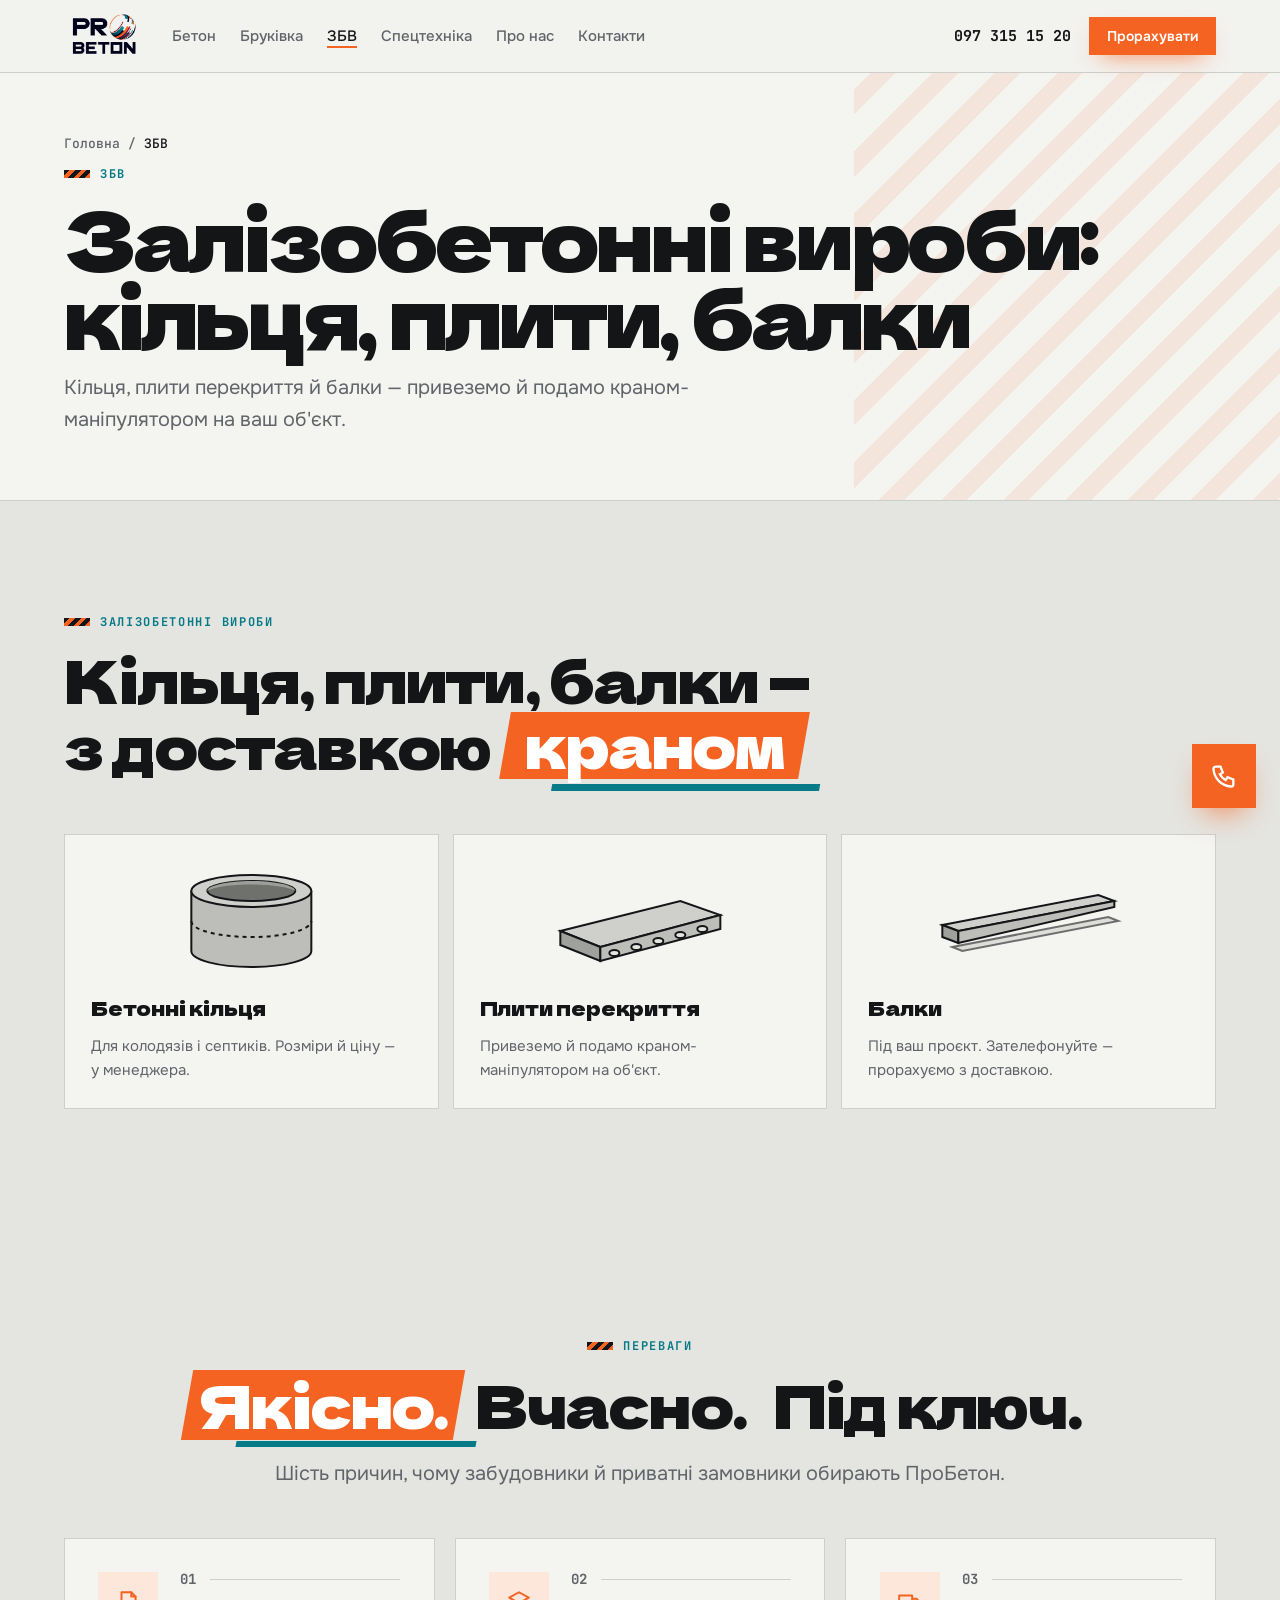
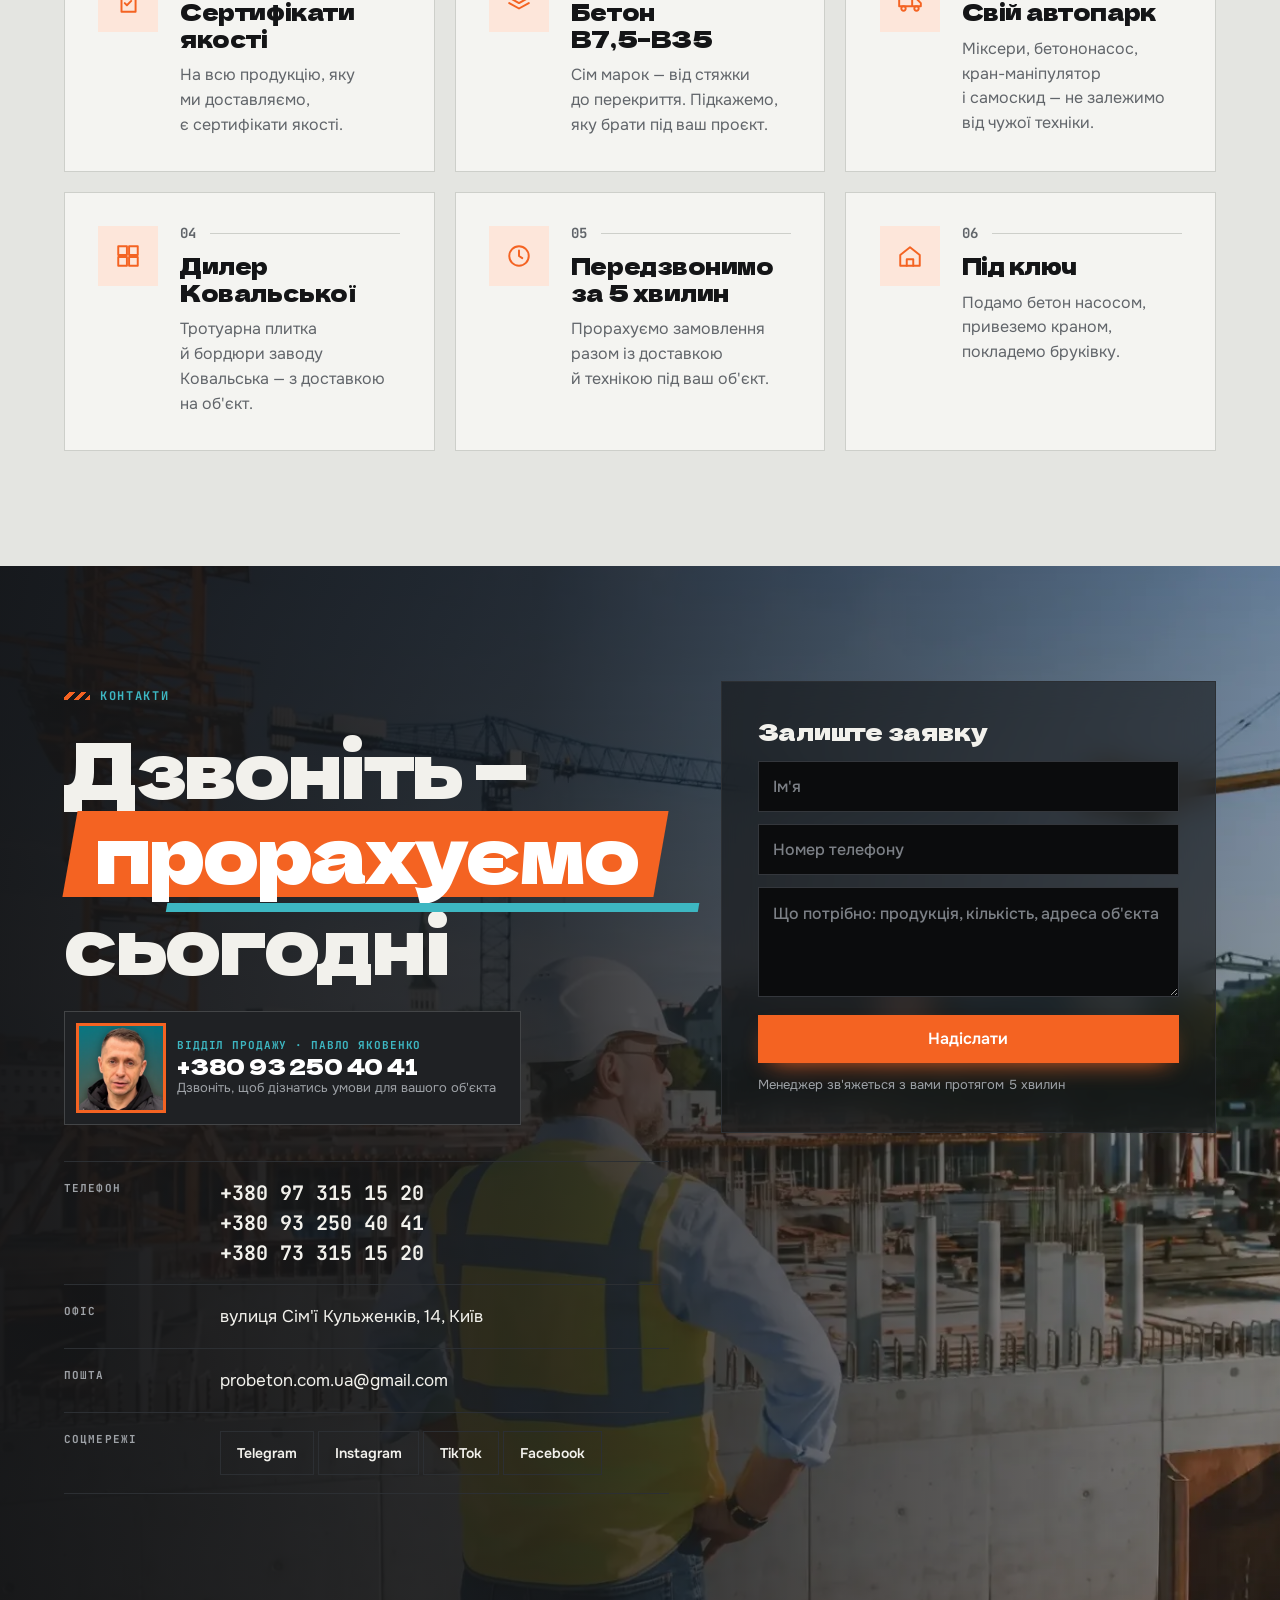
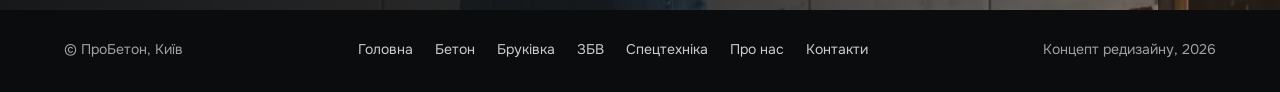
<file: zbv/index.html>
<!doctype html>
<html lang="uk">
<head>
<meta charset="utf-8">
<meta name="viewport" content="width=device-width, initial-scale=1, viewport-fit=cover">
<link rel="preload" as="font" type="font/woff2" href="../fonts/dela-gothic-one-cyrillic-0.woff2" crossorigin>
<link rel="preload" as="font" type="font/woff2" href="../fonts/onest-cyrillic-12.woff2" crossorigin>
<style>@font-face { font-family: 'Dela Gothic One'; font-style: normal; font-weight: 400; font-display: swap; src: url(../fonts/dela-gothic-one-cyrillic-0.woff2) format('woff2'); unicode-range: U+0301, U+0400-045F, U+0490-0491, U+04B0-04B1, U+2116; }
@font-face { font-family: 'Dela Gothic One'; font-style: normal; font-weight: 400; font-display: swap; src: url(../fonts/dela-gothic-one-latin-ext-1.woff2) format('woff2'); unicode-range: U+0100-02BA, U+02BD-02C5, U+02C7-02CC, U+02CE-02D7, U+02DD-02FF, U+0304, U+0308, U+0329, U+1D00-1DBF, U+1E00-1E9F, U+1EF2-1EFF, U+2020, U+20A0-20AB, U+20AD-20C4, U+2113, U+2C60-2C7F, U+A720-A7FF; }
@font-face { font-family: 'Dela Gothic One'; font-style: normal; font-weight: 400; font-display: swap; src: url(../fonts/dela-gothic-one-latin-2.woff2) format('woff2'); unicode-range: U+0000-00FF, U+0131, U+0152-0153, U+02BB-02BC, U+02C6, U+02DA, U+02DC, U+0304, U+0308, U+0329, U+2000-206F, U+20AC, U+2122, U+2191, U+2193, U+2212, U+2215, U+FEFF, U+FFFD; }
@font-face { font-family: 'Geologica'; font-style: normal; font-weight: 500; font-display: swap; src: url(../fonts/geologica-cyrillic-ext-3.woff2) format('woff2'); unicode-range: U+0460-052F, U+1C80-1C8A, U+20B4, U+2DE0-2DFF, U+A640-A69F, U+FE2E-FE2F; }
@font-face { font-family: 'Geologica'; font-style: normal; font-weight: 500; font-display: swap; src: url(../fonts/geologica-cyrillic-4.woff2) format('woff2'); unicode-range: U+0301, U+0400-045F, U+0490-0491, U+04B0-04B1, U+2116; }
@font-face { font-family: 'Geologica'; font-style: normal; font-weight: 500; font-display: swap; src: url(../fonts/geologica-latin-ext-5.woff2) format('woff2'); unicode-range: U+0100-02BA, U+02BD-02C5, U+02C7-02CC, U+02CE-02D7, U+02DD-02FF, U+0304, U+0308, U+0329, U+1D00-1DBF, U+1E00-1E9F, U+1EF2-1EFF, U+2020, U+20A0-20AB, U+20AD-20C4, U+2113, U+2C60-2C7F, U+A720-A7FF; }
@font-face { font-family: 'Geologica'; font-style: normal; font-weight: 500; font-display: swap; src: url(../fonts/geologica-latin-6.woff2) format('woff2'); unicode-range: U+0000-00FF, U+0131, U+0152-0153, U+02BB-02BC, U+02C6, U+02DA, U+02DC, U+0304, U+0308, U+0329, U+2000-206F, U+20AC, U+2122, U+2191, U+2193, U+2212, U+2215, U+FEFF, U+FFFD; }
@font-face { font-family: 'Geologica'; font-style: normal; font-weight: 700; font-display: swap; src: url(../fonts/geologica-cyrillic-ext-3.woff2) format('woff2'); unicode-range: U+0460-052F, U+1C80-1C8A, U+20B4, U+2DE0-2DFF, U+A640-A69F, U+FE2E-FE2F; }
@font-face { font-family: 'Geologica'; font-style: normal; font-weight: 700; font-display: swap; src: url(../fonts/geologica-cyrillic-4.woff2) format('woff2'); unicode-range: U+0301, U+0400-045F, U+0490-0491, U+04B0-04B1, U+2116; }
@font-face { font-family: 'Geologica'; font-style: normal; font-weight: 700; font-display: swap; src: url(../fonts/geologica-latin-ext-5.woff2) format('woff2'); unicode-range: U+0100-02BA, U+02BD-02C5, U+02C7-02CC, U+02CE-02D7, U+02DD-02FF, U+0304, U+0308, U+0329, U+1D00-1DBF, U+1E00-1E9F, U+1EF2-1EFF, U+2020, U+20A0-20AB, U+20AD-20C4, U+2113, U+2C60-2C7F, U+A720-A7FF; }
@font-face { font-family: 'Geologica'; font-style: normal; font-weight: 700; font-display: swap; src: url(../fonts/geologica-latin-6.woff2) format('woff2'); unicode-range: U+0000-00FF, U+0131, U+0152-0153, U+02BB-02BC, U+02C6, U+02DA, U+02DC, U+0304, U+0308, U+0329, U+2000-206F, U+20AC, U+2122, U+2191, U+2193, U+2212, U+2215, U+FEFF, U+FFFD; }
@font-face { font-family: 'Geologica'; font-style: normal; font-weight: 800; font-display: swap; src: url(../fonts/geologica-cyrillic-ext-3.woff2) format('woff2'); unicode-range: U+0460-052F, U+1C80-1C8A, U+20B4, U+2DE0-2DFF, U+A640-A69F, U+FE2E-FE2F; }
@font-face { font-family: 'Geologica'; font-style: normal; font-weight: 800; font-display: swap; src: url(../fonts/geologica-cyrillic-4.woff2) format('woff2'); unicode-range: U+0301, U+0400-045F, U+0490-0491, U+04B0-04B1, U+2116; }
@font-face { font-family: 'Geologica'; font-style: normal; font-weight: 800; font-display: swap; src: url(../fonts/geologica-latin-ext-5.woff2) format('woff2'); unicode-range: U+0100-02BA, U+02BD-02C5, U+02C7-02CC, U+02CE-02D7, U+02DD-02FF, U+0304, U+0308, U+0329, U+1D00-1DBF, U+1E00-1E9F, U+1EF2-1EFF, U+2020, U+20A0-20AB, U+20AD-20C4, U+2113, U+2C60-2C7F, U+A720-A7FF; }
@font-face { font-family: 'Geologica'; font-style: normal; font-weight: 800; font-display: swap; src: url(../fonts/geologica-latin-6.woff2) format('woff2'); unicode-range: U+0000-00FF, U+0131, U+0152-0153, U+02BB-02BC, U+02C6, U+02DA, U+02DC, U+0304, U+0308, U+0329, U+2000-206F, U+20AC, U+2122, U+2191, U+2193, U+2212, U+2215, U+FEFF, U+FFFD; }
@font-face { font-family: 'Geologica'; font-style: normal; font-weight: 900; font-display: swap; src: url(../fonts/geologica-cyrillic-ext-3.woff2) format('woff2'); unicode-range: U+0460-052F, U+1C80-1C8A, U+20B4, U+2DE0-2DFF, U+A640-A69F, U+FE2E-FE2F; }
@font-face { font-family: 'Geologica'; font-style: normal; font-weight: 900; font-display: swap; src: url(../fonts/geologica-cyrillic-4.woff2) format('woff2'); unicode-range: U+0301, U+0400-045F, U+0490-0491, U+04B0-04B1, U+2116; }
@font-face { font-family: 'Geologica'; font-style: normal; font-weight: 900; font-display: swap; src: url(../fonts/geologica-latin-ext-5.woff2) format('woff2'); unicode-range: U+0100-02BA, U+02BD-02C5, U+02C7-02CC, U+02CE-02D7, U+02DD-02FF, U+0304, U+0308, U+0329, U+1D00-1DBF, U+1E00-1E9F, U+1EF2-1EFF, U+2020, U+20A0-20AB, U+20AD-20C4, U+2113, U+2C60-2C7F, U+A720-A7FF; }
@font-face { font-family: 'Geologica'; font-style: normal; font-weight: 900; font-display: swap; src: url(../fonts/geologica-latin-6.woff2) format('woff2'); unicode-range: U+0000-00FF, U+0131, U+0152-0153, U+02BB-02BC, U+02C6, U+02DA, U+02DC, U+0304, U+0308, U+0329, U+2000-206F, U+20AC, U+2122, U+2191, U+2193, U+2212, U+2215, U+FEFF, U+FFFD; }
@font-face { font-family: 'JetBrains Mono'; font-style: normal; font-weight: 500; font-display: swap; src: url(../fonts/jetbrains-mono-cyrillic-ext-7.woff2) format('woff2'); unicode-range: U+0460-052F, U+1C80-1C8A, U+20B4, U+2DE0-2DFF, U+A640-A69F, U+FE2E-FE2F; }
@font-face { font-family: 'JetBrains Mono'; font-style: normal; font-weight: 500; font-display: swap; src: url(../fonts/jetbrains-mono-cyrillic-8.woff2) format('woff2'); unicode-range: U+0301, U+0400-045F, U+0490-0491, U+04B0-04B1, U+2116; }
@font-face { font-family: 'JetBrains Mono'; font-style: normal; font-weight: 500; font-display: swap; src: url(../fonts/jetbrains-mono-latin-ext-9.woff2) format('woff2'); unicode-range: U+0100-02BA, U+02BD-02C5, U+02C7-02CC, U+02CE-02D7, U+02DD-02FF, U+0304, U+0308, U+0329, U+1D00-1DBF, U+1E00-1E9F, U+1EF2-1EFF, U+2020, U+20A0-20AB, U+20AD-20C4, U+2113, U+2C60-2C7F, U+A720-A7FF; }
@font-face { font-family: 'JetBrains Mono'; font-style: normal; font-weight: 500; font-display: swap; src: url(../fonts/jetbrains-mono-latin-10.woff2) format('woff2'); unicode-range: U+0000-00FF, U+0131, U+0152-0153, U+02BB-02BC, U+02C6, U+02DA, U+02DC, U+0304, U+0308, U+0329, U+2000-206F, U+20AC, U+2122, U+2191, U+2193, U+2212, U+2215, U+FEFF, U+FFFD; }
@font-face { font-family: 'JetBrains Mono'; font-style: normal; font-weight: 700; font-display: swap; src: url(../fonts/jetbrains-mono-cyrillic-ext-7.woff2) format('woff2'); unicode-range: U+0460-052F, U+1C80-1C8A, U+20B4, U+2DE0-2DFF, U+A640-A69F, U+FE2E-FE2F; }
@font-face { font-family: 'JetBrains Mono'; font-style: normal; font-weight: 700; font-display: swap; src: url(../fonts/jetbrains-mono-cyrillic-8.woff2) format('woff2'); unicode-range: U+0301, U+0400-045F, U+0490-0491, U+04B0-04B1, U+2116; }
@font-face { font-family: 'JetBrains Mono'; font-style: normal; font-weight: 700; font-display: swap; src: url(../fonts/jetbrains-mono-latin-ext-9.woff2) format('woff2'); unicode-range: U+0100-02BA, U+02BD-02C5, U+02C7-02CC, U+02CE-02D7, U+02DD-02FF, U+0304, U+0308, U+0329, U+1D00-1DBF, U+1E00-1E9F, U+1EF2-1EFF, U+2020, U+20A0-20AB, U+20AD-20C4, U+2113, U+2C60-2C7F, U+A720-A7FF; }
@font-face { font-family: 'JetBrains Mono'; font-style: normal; font-weight: 700; font-display: swap; src: url(../fonts/jetbrains-mono-latin-10.woff2) format('woff2'); unicode-range: U+0000-00FF, U+0131, U+0152-0153, U+02BB-02BC, U+02C6, U+02DA, U+02DC, U+0304, U+0308, U+0329, U+2000-206F, U+20AC, U+2122, U+2191, U+2193, U+2212, U+2215, U+FEFF, U+FFFD; }
@font-face { font-family: 'Onest'; font-style: normal; font-weight: 400; font-display: swap; src: url(../fonts/onest-cyrillic-ext-11.woff2) format('woff2'); unicode-range: U+0460-052F, U+1C80-1C8A, U+20B4, U+2DE0-2DFF, U+A640-A69F, U+FE2E-FE2F; }
@font-face { font-family: 'Onest'; font-style: normal; font-weight: 400; font-display: swap; src: url(../fonts/onest-cyrillic-12.woff2) format('woff2'); unicode-range: U+0301, U+0400-045F, U+0490-0491, U+04B0-04B1, U+2116; }
@font-face { font-family: 'Onest'; font-style: normal; font-weight: 400; font-display: swap; src: url(../fonts/onest-latin-ext-13.woff2) format('woff2'); unicode-range: U+0100-02BA, U+02BD-02C5, U+02C7-02CC, U+02CE-02D7, U+02DD-02FF, U+0304, U+0308, U+0329, U+1D00-1DBF, U+1E00-1E9F, U+1EF2-1EFF, U+2020, U+20A0-20AB, U+20AD-20C4, U+2113, U+2C60-2C7F, U+A720-A7FF; }
@font-face { font-family: 'Onest'; font-style: normal; font-weight: 400; font-display: swap; src: url(../fonts/onest-latin-14.woff2) format('woff2'); unicode-range: U+0000-00FF, U+0131, U+0152-0153, U+02BB-02BC, U+02C6, U+02DA, U+02DC, U+0304, U+0308, U+0329, U+2000-206F, U+20AC, U+2122, U+2191, U+2193, U+2212, U+2215, U+FEFF, U+FFFD; }
@font-face { font-family: 'Onest'; font-style: normal; font-weight: 500; font-display: swap; src: url(../fonts/onest-cyrillic-ext-11.woff2) format('woff2'); unicode-range: U+0460-052F, U+1C80-1C8A, U+20B4, U+2DE0-2DFF, U+A640-A69F, U+FE2E-FE2F; }
@font-face { font-family: 'Onest'; font-style: normal; font-weight: 500; font-display: swap; src: url(../fonts/onest-cyrillic-12.woff2) format('woff2'); unicode-range: U+0301, U+0400-045F, U+0490-0491, U+04B0-04B1, U+2116; }
@font-face { font-family: 'Onest'; font-style: normal; font-weight: 500; font-display: swap; src: url(../fonts/onest-latin-ext-13.woff2) format('woff2'); unicode-range: U+0100-02BA, U+02BD-02C5, U+02C7-02CC, U+02CE-02D7, U+02DD-02FF, U+0304, U+0308, U+0329, U+1D00-1DBF, U+1E00-1E9F, U+1EF2-1EFF, U+2020, U+20A0-20AB, U+20AD-20C4, U+2113, U+2C60-2C7F, U+A720-A7FF; }
@font-face { font-family: 'Onest'; font-style: normal; font-weight: 500; font-display: swap; src: url(../fonts/onest-latin-14.woff2) format('woff2'); unicode-range: U+0000-00FF, U+0131, U+0152-0153, U+02BB-02BC, U+02C6, U+02DA, U+02DC, U+0304, U+0308, U+0329, U+2000-206F, U+20AC, U+2122, U+2191, U+2193, U+2212, U+2215, U+FEFF, U+FFFD; }
@font-face { font-family: 'Onest'; font-style: normal; font-weight: 600; font-display: swap; src: url(../fonts/onest-cyrillic-ext-11.woff2) format('woff2'); unicode-range: U+0460-052F, U+1C80-1C8A, U+20B4, U+2DE0-2DFF, U+A640-A69F, U+FE2E-FE2F; }
@font-face { font-family: 'Onest'; font-style: normal; font-weight: 600; font-display: swap; src: url(../fonts/onest-cyrillic-12.woff2) format('woff2'); unicode-range: U+0301, U+0400-045F, U+0490-0491, U+04B0-04B1, U+2116; }
@font-face { font-family: 'Onest'; font-style: normal; font-weight: 600; font-display: swap; src: url(../fonts/onest-latin-ext-13.woff2) format('woff2'); unicode-range: U+0100-02BA, U+02BD-02C5, U+02C7-02CC, U+02CE-02D7, U+02DD-02FF, U+0304, U+0308, U+0329, U+1D00-1DBF, U+1E00-1E9F, U+1EF2-1EFF, U+2020, U+20A0-20AB, U+20AD-20C4, U+2113, U+2C60-2C7F, U+A720-A7FF; }
@font-face { font-family: 'Onest'; font-style: normal; font-weight: 600; font-display: swap; src: url(../fonts/onest-latin-14.woff2) format('woff2'); unicode-range: U+0000-00FF, U+0131, U+0152-0153, U+02BB-02BC, U+02C6, U+02DA, U+02DC, U+0304, U+0308, U+0329, U+2000-206F, U+20AC, U+2122, U+2191, U+2193, U+2212, U+2215, U+FEFF, U+FFFD; }
@font-face { font-family: 'Onest'; font-style: normal; font-weight: 700; font-display: swap; src: url(../fonts/onest-cyrillic-ext-11.woff2) format('woff2'); unicode-range: U+0460-052F, U+1C80-1C8A, U+20B4, U+2DE0-2DFF, U+A640-A69F, U+FE2E-FE2F; }
@font-face { font-family: 'Onest'; font-style: normal; font-weight: 700; font-display: swap; src: url(../fonts/onest-cyrillic-12.woff2) format('woff2'); unicode-range: U+0301, U+0400-045F, U+0490-0491, U+04B0-04B1, U+2116; }
@font-face { font-family: 'Onest'; font-style: normal; font-weight: 700; font-display: swap; src: url(../fonts/onest-latin-ext-13.woff2) format('woff2'); unicode-range: U+0100-02BA, U+02BD-02C5, U+02C7-02CC, U+02CE-02D7, U+02DD-02FF, U+0304, U+0308, U+0329, U+1D00-1DBF, U+1E00-1E9F, U+1EF2-1EFF, U+2020, U+20A0-20AB, U+20AD-20C4, U+2113, U+2C60-2C7F, U+A720-A7FF; }
@font-face { font-family: 'Onest'; font-style: normal; font-weight: 700; font-display: swap; src: url(../fonts/onest-latin-14.woff2) format('woff2'); unicode-range: U+0000-00FF, U+0131, U+0152-0153, U+02BB-02BC, U+02C6, U+02DA, U+02DC, U+0304, U+0308, U+0329, U+2000-206F, U+20AC, U+2122, U+2191, U+2193, U+2212, U+2215, U+FEFF, U+FFFD; }
</style>
<link rel="canonical" href="https://probeton-site-beta.vercel.app/zbv/">
<meta name="robots" content="index, follow, max-image-preview:large">
<meta name="theme-color" content="#141517">
<meta property="og:type" content="website">
<meta property="og:site_name" content="ПроБетон">
<meta property="og:locale" content="uk_UA">
<meta property="og:url" content="https://probeton-site-beta.vercel.app/zbv/">
<meta property="og:title" content="Бетонні кільця, плити перекриття, балки в Києві — ПроБетон">
<meta property="og:description" content="Залізобетонні вироби: бетонні кільця, плити перекриття й балки. Привеземо й вивантажимо краном-маніпулятором на ваш об'єкт у Києві та області.">
<meta property="og:image" content="https://probeton-site-beta.vercel.app/img/og.jpg">
<meta property="og:image:width" content="1200"><meta property="og:image:height" content="630">
<meta name="twitter:card" content="summary_large_image">
<link rel="icon" href="../img/logo.png">
<script type="application/ld+json">{"@context":"https://schema.org","@graph":[{"@type":"HomeAndConstructionBusiness","@id":"https://probeton-site-beta.vercel.app/#org","name":"ПроБетон","alternateName":["ProBeton","Про Бетон"],"url":"https://probeton-site-beta.vercel.app/","logo":"https://probeton-site-beta.vercel.app/img/logo.png","image":"https://probeton-site-beta.vercel.app/img/og.jpg","description":"Бетон В7,5–В35 з доставкою міксером і подачею бетононасосом, тротуарна плитка й бордюри заводу Ковальська, залізобетонні вироби та оренда спецтехніки в Києві й Київській області.","telephone":"+380973151520","email":"probeton.com.ua@gmail.com","address":{"@type":"PostalAddress","streetAddress":"вулиця Сім'ї Кульженків, 14","addressLocality":"Київ","addressCountry":"UA"},"areaServed":[{"@type":"City","name":"Київ"},{"@type":"AdministrativeArea","name":"Київська область"}],"contactPoint":[{"@type":"ContactPoint","contactType":"sales","telephone":["+380973151520","+380932504041","+380733151520"],"availableLanguage":"uk"}],"sameAs":["https://t.me/Probeton0973151520","https://www.instagram.com/pro_beton_kyiv/","https://www.tiktok.com/@pro_beton_kyiv","https://www.facebook.com/ProBeton.Kiev"],"knowsAbout":["бетон","товарний бетон","тротуарна плитка","бруківка","бордюри","бетонні кільця","плити перекриття","бетононасос","кран-маніпулятор"],"makesOffer":[{"@type":"Offer","itemOffered":{"@type":"Service","name":"Бетон В7,5–В35 з доставкою","url":"https://probeton-site-beta.vercel.app/beton/"},"areaServed":"Київ і Київська область"},{"@type":"Offer","itemOffered":{"@type":"Service","name":"Тротуарна плитка й бордюри Ковальська","url":"https://probeton-site-beta.vercel.app/bruk/"},"areaServed":"Київ і Київська область"},{"@type":"Offer","itemOffered":{"@type":"Service","name":"Залізобетонні вироби: кільця, плити перекриття, балки","url":"https://probeton-site-beta.vercel.app/zbv/"},"areaServed":"Київ і Київська область"},{"@type":"Offer","itemOffered":{"@type":"Service","name":"Оренда спецтехніки: бетононасос, кран-маніпулятор, самоскид, екскаватор","url":"https://probeton-site-beta.vercel.app/tekhnika/"},"areaServed":"Київ і Київська область"},{"@type":"Offer","itemOffered":{"@type":"Service","name":"Укладання тротуарної плитки під ключ","url":"https://probeton-site-beta.vercel.app/bruk/"},"areaServed":"Київ і Київська область"}]},{"@type":"WebPage","@id":"https://probeton-site-beta.vercel.app/zbv/#page","url":"https://probeton-site-beta.vercel.app/zbv/","name":"Бетонні кільця, плити перекриття, балки в Києві — ПроБетон","description":"Залізобетонні вироби: бетонні кільця, плити перекриття й балки. Привеземо й вивантажимо краном-маніпулятором на ваш об'єкт у Києві та області.","inLanguage":"uk","isPartOf":{"@id":"https://probeton-site-beta.vercel.app/#site"},"about":{"@id":"https://probeton-site-beta.vercel.app/#org"}},{"@type":"BreadcrumbList","itemListElement":[{"@type":"ListItem","position":1,"name":"Головна","item":"https://probeton-site-beta.vercel.app/"},{"@type":"ListItem","position":2,"name":"ЗБВ","item":"https://probeton-site-beta.vercel.app/zbv/"}]}]}</script>
<script>if("IntersectionObserver"in window)document.documentElement.classList.add("lzb")</script>
<title>Бетонні кільця, плити перекриття, балки в Києві — ПроБетон</title>
<meta name="claude:viewport-fit-sides" content="cover">
<meta name="description" content="Залізобетонні вироби: бетонні кільця, плити перекриття й балки. Привеземо й вивантажимо краном-маніпулятором на ваш об'єкт у Києві та області.">
<style>
/* Layout: світлий «бетонний» сайт зі смугами-розділами на всю ширину; темні смуги — для техніки й контактів; помаранчевий — лише дії */
:root{
  --concrete:#E4E5E1;   /* фон — сухий бетон */
  --slab:#F4F4F1;       /* картки — свіжа плита */
  --asphalt:#141517;    /* темні розділи й текст */
  --asphalt-2:#1E2023;
  --mut:#61656A;
  --mut-d:#9EA2A7;
  --line:#CDCFCA;
  --line-d:#2C2F33;
  --signal:#F46322;     /* дії — помаранчевий з логотипу */
  --teal:#067A87;       /* другий акцент — петрольний з логотипу: мітки, інформаційні блоки */
  --teal-lt:#3DB7C2;    /* той самий відтінок для темного тла */
  --teal-deep:#00495A;
  --mark:#F46322;       /* розмітка — з 05.11.2026 помаранчева, як дії (жовтий #F6C21A прибрали: було строкато) */
  /* заголовки — широкий Dela Gothic One (один накреслення, уже жирне); Geologica — запасний для знаків, яких у Dela немає */
  --display:"Dela Gothic One","Geologica","Arial Black",system-ui,sans-serif;
  --body:"Onest","Segoe UI",system-ui,sans-serif;
  --mono:"JetBrains Mono",ui-monospace,Consolas,monospace;
  /* бічні поля: на телефоні 16px, на ширших екранах ростуть разом з вікном */
  --pad:max(16px,5vw,env(safe-area-inset-left,0px));
  --pad-r:max(16px,5vw,env(safe-area-inset-right,0px));
  color-scheme:light;
}
*{box-sizing:border-box}
html{scroll-behavior:smooth;scroll-padding-top:84px}
body{margin:0;overflow-x:clip;background:var(--concrete);color:var(--asphalt);font:400 17px/1.6 var(--body);-webkit-font-smoothing:antialiased}
img{max-width:100%}
[hidden]{display:none!important}
body::before{content:"";position:fixed;inset:0 0 auto;height:env(safe-area-inset-top,0px);z-index:60;background:var(--slab)}
.in{max-width:calc(1360px + 2 * var(--pad));margin:0 auto;padding-left:var(--pad);padding-right:var(--pad-r)}
h1,h2,h3,h4{font-family:var(--display);margin:0;line-height:1.05;text-wrap:balance}
/* у Dela лише одна товщина — не даємо браузеру домальовувати «жирний» */
html{font-synthesis-weight:none}
h2{font-size:clamp(32px,5vw,60px);font-weight:900;letter-spacing:-.03em}
h3{font-size:20px;font-weight:700;letter-spacing:-.01em}
p{margin:0}
a{color:inherit}
.eyebrow{font:700 12px/1 var(--mono);letter-spacing:.14em;text-transform:uppercase;color:var(--teal);display:inline-flex;gap:10px;align-items:center}
:is(.dark,.photo,.hero) .eyebrow{color:var(--teal-lt)}
.eyebrow::before{content:"";width:26px;height:8px;background:repeating-linear-gradient(-45deg,var(--mark) 0 4px,var(--asphalt) 4px 8px)}
.dark .eyebrow::before{background:repeating-linear-gradient(-45deg,var(--mark) 0 4px,transparent 4px 8px)}
.lead{font-size:clamp(17px,1.6vw,20px);color:var(--mut);max-width:58ch}
.dark .lead{color:var(--mut-d)}
.num{font-family:var(--mono);font-variant-numeric:tabular-nums}

.btn{display:inline-flex;align-items:center;justify-content:center;gap:10px;border:0;border-radius:999px;padding:16px 26px;font:600 16px/1 var(--body);cursor:pointer;text-decoration:none;transition:transform .15s ease,background .2s,box-shadow .2s;white-space:nowrap}
.btn:active{transform:scale(.97)}
.btn-or{background:var(--signal);color:#fff;box-shadow:0 10px 24px -12px var(--signal)}
.btn-or:hover{background:#ff7438}
.btn-line{background:transparent;color:inherit;box-shadow:inset 0 0 0 1.5px currentColor}
.btn-line:hover{background:rgba(127,127,127,.12)}
.btn svg{width:18px;height:18px}
:is(a,button,input,select):focus-visible{outline:2px solid var(--signal);outline-offset:3px}

/* ---------- шапка ---------- */
.top{position:sticky;top:env(safe-area-inset-top,0px);z-index:50;background:color-mix(in srgb,var(--slab) 88%,transparent);backdrop-filter:blur(12px);border-bottom:1px solid var(--line)}
.top .in{display:flex;align-items:center;gap:28px;height:72px}
.logo{font:900 20px/1 var(--display);letter-spacing:-.03em;text-decoration:none;display:flex;align-items:center;gap:8px}
.logo img{height:48px;width:auto;display:block}
.top nav{display:flex;gap:24px;font-weight:500;font-size:15px}
.top nav a{text-decoration:none;color:var(--mut);transition:color .2s}
.top nav a:hover{color:var(--asphalt)}
.top .r{margin-left:auto;display:flex;align-items:center;gap:18px}
.top .tel{font:700 15px/1 var(--mono);text-decoration:none}
.top .btn{padding:12px 18px;font-size:14px}

/* ---------- перший екран ---------- */
.hero{padding-block:clamp(40px,7vw,96px);position:relative;overflow:hidden}
/* фото з probeton.com.ua; затемнена лише ліва частина під текстом. Фото збільшене й зсунуте праворуч,
   щоб будівельник було видно в просвіті між текстом і карткою прорахунку */
.hero{color:#fff;background:
  linear-gradient(90deg,rgb(13,14,16) 0%,rgb(13,14,16) 18%,rgba(13,14,16,.88) 30%,rgba(13,14,16,.45) 45%,rgba(13,14,16,0) 59%),
  url(../img/fon-heroi-3.webp) 0% 35%/max(121%,calc((100svh - 60px) * 2.36)) auto no-repeat rgb(13,14,16)}
.hero .lead br.d{display:none}
@media (min-width:1041px){.hero .lead br.d{display:inline}.hero .lead{max-width:none}}
/* головні слова по черзі отримують помаранчеву плашку: бетон → бруківка → техніка */
.hero h1{isolation:isolate}
.cyc{isolation:isolate}
.cyc .w{display:inline-block;position:relative;padding:.02em .2em .1em;margin:0 -.06em;transition:color .4s ease}
.cyc .w::before{content:"";position:absolute;inset:0;z-index:-1;background:var(--signal);transform:skewX(-10deg) scaleX(0);transform-origin:left center;transition:transform .55s cubic-bezier(.7,0,.2,1)}
.cyc .w::after{content:"";position:absolute;left:18%;right:-6%;bottom:-.12em;height:.1em;z-index:-1;background:var(--teal);transform:skewX(-10deg) scaleX(0);transform-origin:left center;transition:transform .45s cubic-bezier(.7,0,.2,1)}
.cyc .w.on::before,.cyc .w.on::after{transform:skewX(-10deg) scaleX(1)}
.cyc .w.on{color:#fff}.cyc .w.on::after{transition-delay:.25s}
.photo .cyc .w.on::after{background:var(--teal-lt)}
.hero h1 .w{display:block;position:relative;width:fit-content;padding:.02em .22em .1em;margin-left:-.22em}
.hero h1 .w::before{content:"";position:absolute;inset:0;z-index:-1;background:var(--signal);transform:skewX(-10deg) scaleX(0);transform-origin:left center;transition:transform .55s cubic-bezier(.7,0,.2,1)}
.hero h1 .w::after{content:"";position:absolute;left:18%;right:-6%;bottom:-.12em;height:.1em;z-index:-1;background:var(--teal);transform:skewX(-10deg) scaleX(0);transform-origin:left center;transition:transform .45s cubic-bezier(.7,0,.2,1)}
.hero h1 .w.on::before{transform:skewX(-10deg) scaleX(1)}
.hero h1 .w.on::after{transform:skewX(-10deg) scaleX(1);transition-delay:.25s}
@media (prefers-reduced-motion:reduce){.hero h1 .w::before,.hero h1 .w::after{transition:none}}
.hero .eyebrow::before{background:repeating-linear-gradient(-45deg,var(--mark) 0 4px,transparent 4px 8px)}
.hero h1{text-shadow:0 6px 40px rgba(0,0,0,.35)}
.hero h1 span.s{color:var(--signal)}
.hero .lead{color:#D9DBDE}
.hero .trust{color:#C3C6CA}
.hero .calc{box-shadow:0 40px 80px -30px rgba(0,0,0,.8),0 0 0 1px rgba(255,255,255,.1);background:rgba(20,21,23,.86);backdrop-filter:blur(14px);-webkit-backdrop-filter:blur(14px)}
.stats-band .stats{margin-top:0;border-top:0;border-bottom:1px solid var(--line)}
.stats-band .stat{padding:clamp(28px,4vw,48px) 12px;text-align:center}
.hero .in{display:grid;grid-template-columns:1.25fr .9fr;gap:clamp(24px,4vw,64px);align-items:start;position:relative;z-index:1}
.hero h1{font-size:clamp(48px,9vw,118px);font-weight:900;letter-spacing:-.045em;line-height:.92;margin-top:22px}
.hero h1 .o{color:var(--signal)}
.hero h1 .s{display:block;font-size:max(18px,.34em);letter-spacing:-.02em;line-height:1.1;font-weight:700;color:var(--mut);margin-top:18px}
.hero .lead{margin-top:26px}
.hero .ctas{display:flex;gap:12px;flex-wrap:wrap;margin-top:32px}
.trust{display:flex;flex-wrap:wrap;gap:8px 22px;margin-top:30px;font-size:14px;color:var(--mut)}
.trust span{display:inline-flex;gap:8px;align-items:center}
.trust span::before{content:"";width:7px;height:7px;background:var(--signal);border-radius:2px}

/* калькулятор */
.calc{background:var(--asphalt);color:#F2F1EC;border-radius:24px;padding:24px;display:grid;gap:18px;box-shadow:0 40px 80px -40px rgba(0,0,0,.6);position:relative}
.calc::before{content:"";position:absolute;left:24px;right:24px;top:-6px;height:12px;border-radius:6px;background:repeating-linear-gradient(-45deg,var(--mark) 0 10px,var(--asphalt) 10px 20px)}
.calc h3{font-size:22px}
.calc .hint{font-size:14px;color:var(--mut-d);margin-top:6px}
.tabs{display:grid;grid-template-columns:1fr 1fr;background:#0B0C0D;border-radius:999px;padding:4px}
.tab{border:0;background:transparent;color:var(--mut-d);font:600 15px/1 var(--body);padding:12px;border-radius:999px;cursor:pointer;transition:background .2s,color .2s}
.tab[aria-selected="true"]{background:#F2F1EC;color:var(--asphalt)}
.calc .lbl{font:700 11px/1 var(--mono);letter-spacing:.1em;text-transform:uppercase;color:var(--mut-d);display:block;margin-bottom:10px}
.chips{display:flex;flex-wrap:wrap;gap:6px}
.chip{border:1px solid #34373C;background:transparent;color:#F2F1EC;font:700 13px/1 var(--mono);padding:9px 11px;border-radius:9px;cursor:pointer;transition:background .15s,border-color .15s}
.chip:hover{border-color:#6A6E74}
.chip[aria-pressed="true"]{background:var(--signal);border-color:var(--signal);color:#fff}
.vol{display:flex;align-items:center;gap:14px}
.vol input{flex:1;min-width:0;accent-color:var(--signal)}
.vol output{font:700 24px/1 var(--mono);min-width:6ch;text-align:right}
.check{display:flex;gap:10px;align-items:center;font-size:15px;cursor:pointer}
.check input{width:19px;height:19px;accent-color:var(--signal)}
.two{display:grid;grid-template-columns:1fr 1fr;gap:8px}
.field{width:100%;background:#0B0C0D;border:1px solid #34373C;border-radius:12px;color:#F2F1EC;font:500 16px/1 var(--body);padding:14px}
.field::placeholder{color:#7C8086}
.calc .btn{width:100%}
.calc .sum{font:500 13px/1.4 var(--mono);color:var(--mut-d)}
.ok{background:#13281C;border:1px solid #2E6043;color:#C3EDD2;border-radius:12px;padding:14px;font-size:14px}

/* цифри */
.stats{margin-top:clamp(40px,6vw,80px);border-top:1px solid var(--line);position:relative;z-index:1}
.stats .in{display:grid;grid-template-columns:repeat(4,1fr)}
.stat{padding:28px 24px 30px 0;border-right:1px solid var(--line);min-width:0}
.stat + .stat{padding-left:24px}
.stat:last-child{border-right:0}
.stat b{display:block;font:900 clamp(26px,3.6vw,50px)/1 var(--display);letter-spacing:-.04em;white-space:nowrap}
.stat b small{font-size:.42em;color:var(--signal);letter-spacing:0;margin-left:2px}
.stat span{display:block;margin-top:10px;color:var(--mut);font-size:15px}

/* біжучий рядок */
.ticker{background:var(--signal);color:#fff;overflow:hidden;white-space:nowrap;border-block:2px solid var(--asphalt)}
.ticker div{display:inline-flex;gap:40px;padding-block:16px;font:900 clamp(18px,2.4vw,28px)/1 var(--display);letter-spacing:-.01em;animation:run 32s linear infinite}
.ticker span{display:inline-flex;gap:40px;align-items:center}
.ticker span::after{content:"";width:14px;height:14px;background:var(--asphalt);transform:rotate(45deg)}
@keyframes run{to{transform:translateX(-50%)}}

/* розділи */
.band{padding-block:clamp(64px,9vw,120px)}
.band-head{display:grid;grid-template-columns:1fr auto;gap:24px;align-items:end;margin-bottom:clamp(32px,4vw,56px)}
.band-head > div{display:grid;gap:18px;min-width:0}
.dark{background:var(--asphalt);color:#F2F1EC}

/* ---------- бетон ---------- */
.beton{display:grid;grid-template-columns:1.1fr .9fr;gap:20px}
.grades{background:var(--slab);border:1px solid var(--line);border-radius:24px;padding:clamp(20px,3vw,36px);display:grid;gap:26px;min-width:0}
.gscale{display:grid;grid-template-columns:repeat(7,1fr);gap:6px}
.g{border:0;cursor:pointer;border-radius:12px;padding:14px 4px 12px;background:var(--concrete);display:grid;gap:10px;justify-items:center;font:700 clamp(13px,1.5vw,17px)/1 var(--mono);color:var(--asphalt);transition:background .2s,color .2s,transform .15s}
.g i{display:block;width:100%;max-width:34px;border-radius:4px;background:#B9BBB6;transition:background .2s}
.g:hover{transform:translateY(-2px)}
.g[aria-pressed="true"]{background:var(--asphalt);color:#fff}
.g[aria-pressed="true"] i{background:var(--signal)}
.gout{display:grid;grid-template-columns:auto 1fr;gap:20px 28px;align-items:center}
.gout .big{font:900 clamp(56px,8vw,104px)/.9 var(--display);letter-spacing:-.05em;color:var(--signal)}
.gout h3{font-size:22px}
.gout p{color:var(--mut);margin-top:8px}
.gout small{display:block;margin-top:12px;font:500 12px/1.4 var(--mono);color:var(--mut)}
.side{display:grid;gap:20px}
.feat{border-radius:24px;padding:28px;display:grid;gap:12px;align-content:start;min-width:0}
.feat.or{background:var(--signal);color:#fff}
.feat.or p{color:#FFE5D6}
.feat.sl{background:linear-gradient(150deg,var(--teal) 0%,var(--teal-deep) 100%);color:#fff}
.feat.sl p{color:#CDEBEE}
.feat.sl svg *{stroke:#fff}
.feat.sl svg circle{fill:var(--teal-deep)}
.feat h3{font-size:24px}
.feat svg{width:54px;height:36px}

/* ---------- бруківка ---------- */
.show{display:grid;grid-template-columns:1.3fr 1fr;border-radius:28px;overflow:hidden;background:var(--slab);border:1px solid var(--line);margin-bottom:24px}
.pave{min-height:460px;position:relative;background:#2A2B2D;overflow:hidden}
/* двір: справжній фрагмент викладки з каталогу, повторений у реальному масштабі (--bs — ширина одного фрагмента) */
.pave .tex{position:absolute;inset:0;background-repeat:repeat;background-position:center;background-size:var(--bs,50%) auto;transition:opacity .35s ease}
.pave .tex.fade{opacity:0}
.msel{display:flex;flex-wrap:wrap;gap:6px}
.msel button{border:1px solid var(--line);background:var(--concrete);font:700 13px/1 var(--body);padding:9px 12px;cursor:pointer;color:var(--asphalt);white-space:nowrap;transition:background .2s,color .2s,border-color .2s}
.msel button:hover{border-color:var(--signal)}
.msel button[aria-pressed="true"]{background:var(--signal);border-color:var(--signal);color:#fff}
.hsel[hidden]{display:none}
/* телефон: моделі в один ряд, квадратики кольорів — як у картках каталогу */
@media (max-width:680px){
  .msel{display:grid;grid-template-columns:repeat(4,minmax(0,1fr));gap:4px}
  .msel button{font-size:11px;line-height:1.15;padding:8px 2px;white-space:normal;text-align:center;letter-spacing:-.01em;min-width:0}
  .sws{gap:6px}
  .sws .sw{width:30px;height:30px;border-width:2px}
}
.pave img.fade{opacity:0}
.pave .lab{position:absolute;left:20px;bottom:20px;z-index:1;background:rgba(20,21,23,.82);color:#fff;border-radius:999px;padding:10px 16px;font:700 13px/1 var(--mono);backdrop-filter:blur(6px)}
.show .info{padding:clamp(24px,3vw,44px);display:grid;gap:18px;align-content:start;min-width:0}
.show h3{font-size:clamp(30px,3.4vw,44px);font-weight:900;letter-spacing:-.03em}
.show .info > p{color:var(--mut)}
.sws{display:flex;flex-wrap:wrap;gap:10px}
.sw{width:48px;height:48px;border-radius:12px;border:3px solid var(--slab);background-size:300%;background-position:center;box-shadow:0 0 0 1px var(--line);cursor:pointer;padding:0;transition:transform .15s,box-shadow .15s}
.sw:hover{transform:scale(1.08)}
.sw[aria-pressed="true"]{box-shadow:0 0 0 2px var(--asphalt)}
.cname{font-size:15px;color:var(--mut)} .cname b{color:var(--asphalt);text-transform:capitalize}
.hsel{display:inline-grid;grid-template-columns:1fr 1fr;background:var(--concrete);border-radius:999px;padding:4px;justify-self:start}
.hsel button{border:0;background:transparent;font:700 13px/1 var(--mono);padding:10px 16px;border-radius:999px;cursor:pointer;color:var(--mut)}
.hsel button[aria-pressed="true"]{background:var(--asphalt);color:#fff}
.price{display:flex;align-items:baseline;gap:12px;flex-wrap:wrap}
.price b{font:900 44px/1 var(--display);letter-spacing:-.03em}
.price span{font:500 13px/1.3 var(--mono);color:var(--mut)}

.filters{display:flex;flex-wrap:wrap;gap:8px;margin-bottom:18px}
.fl{border:1px solid var(--line);background:var(--slab);font:600 14px/1 var(--body);padding:11px 16px;border-radius:999px;cursor:pointer;color:var(--asphalt)}
.fl[aria-pressed="true"]{background:var(--asphalt);border-color:var(--asphalt);color:#fff}
.grid{display:grid;grid-template-columns:repeat(auto-fill,minmax(min(100%,250px),1fr));gap:14px}
.card{background:var(--slab);border:1px solid var(--line);border-radius:20px;padding:14px 14px 18px;display:grid;gap:12px;align-content:start;transition:transform .45s cubic-bezier(.22,.61,.36,1),box-shadow .45s ease;min-width:0}
.card:hover{transform:translateY(-4px);box-shadow:0 20px 40px -24px rgba(0,0,0,.35)}
.card .ph{aspect-ratio:16/10;max-width:100%;border-radius:12px;position:relative;overflow:hidden}
.card .ph{background:#fff}
.card .ph img{width:100%;height:100%;object-fit:cover;display:block;transition:transform .8s cubic-bezier(.22,.61,.36,1)}
.card .ph.fit img{object-fit:contain;padding:10px}
.ph.tex{background-repeat:repeat;background-position:center;transition:opacity .25s ease}
.card:hover .ph img{transform:scale(1.06)}
.card .dims{font:500 12px/1 var(--mono);color:var(--mut)}
.card h4{font:700 17px/1.25 var(--body)}
.dots{display:flex;gap:6px;flex-wrap:wrap}
.dots i{width:16px;height:16px;border-radius:50%;box-shadow:inset 0 0 0 1px rgba(0,0,0,.15)}
.card .bot{display:flex;justify-content:space-between;align-items:center;gap:10px;padding-top:12px;border-top:1px dashed var(--line)}
.card .bot b{font:900 20px/1 var(--display);letter-spacing:-.02em}
.card .bot b.q{font:600 14px/1.2 var(--body);color:var(--mut)}
.card .add{border:0;background:var(--asphalt);color:#fff;width:40px;height:40px;border-radius:50%;cursor:pointer;font-size:20px;line-height:1;flex:none}
.card .add:hover{background:var(--signal)}
.foot-note{margin-top:18px;font:500 12px/1.5 var(--mono);color:var(--mut)}

/* ---------- ЗБВ ---------- */
.zbv{display:grid;grid-template-columns:repeat(3,1fr);gap:14px}
.zb{background:var(--slab);border:1px solid var(--line);border-radius:24px;padding:26px;display:grid;gap:16px;align-content:start;min-width:0}
.zb svg{width:100%;height:120px}
.zb p{color:var(--mut);font-size:15px}

/* ---------- техніка ---------- */
.fleet{display:grid;grid-template-columns:repeat(3,1fr);gap:1px;background:var(--line-d);border:1px solid var(--line-d);border-radius:28px;overflow:hidden}
.mach{background:var(--asphalt);padding:clamp(22px,2.6vw,34px);display:grid;gap:14px;align-content:start;transition:background .25s;min-width:0}
.mach:hover{background:var(--asphalt-2)}
.mach svg{width:84px;height:52px}
.mach h3{font-size:22px}
.mach p{color:var(--mut-d);font-size:15px}
.mach a{font-weight:600;font-size:15px;color:var(--signal);text-decoration:none;margin-top:4px}
.mach.hl{background:var(--signal);color:#fff}
.mach.hl p{color:#FFE5D6}
.mach.hl a{color:#fff}
.mach.hl svg *{stroke:#fff}

/* ---------- як працюємо ---------- */
.flow{display:grid;grid-template-columns:repeat(4,1fr);gap:14px;counter-reset:f;list-style:none;padding:0;margin:0}
.flow li{counter-increment:f;background:var(--slab);border:1px solid var(--line);border-radius:24px;padding:26px;display:grid;gap:12px;align-content:start;position:relative;min-width:0}
.flow li::before{content:counter(f,decimal-leading-zero);font:700 15px/1 var(--mono);color:var(--signal)}
.flow li p{color:var(--mut);font-size:15px}
.flow li.now{background:var(--asphalt);color:#fff;border-color:var(--asphalt)}
.flow li.now p{color:var(--mut-d)}
.flow .t{font:900 34px/1 var(--display);letter-spacing:-.03em}

/* нам довіряють */
.partners{padding-block:clamp(56px,7vw,100px) clamp(24px,3vw,40px)}
.partners-head{display:grid;justify-items:center;text-align:center;gap:18px;margin-bottom:clamp(28px,4vw,48px)}
.pmq{overflow:hidden;border-block:1px solid var(--line);padding-block:28px;-webkit-mask-image:linear-gradient(90deg,transparent,#000 8%,#000 92%,transparent);mask-image:linear-gradient(90deg,transparent,#000 8%,#000 92%,transparent)}
.pmq-row{display:inline-flex;gap:20px;padding-right:20px;white-space:nowrap;animation:run 40s linear infinite}
.pmq:hover .pmq-row{animation-play-state:paused}
.pl{display:inline-flex;align-items:center;justify-content:center;min-width:240px;height:96px;padding:0 32px;background:var(--slab);border:1px solid var(--line);font:800 20px/1 var(--display);color:#8F949A;transition:color .2s,border-color .2s}
.pl:hover{color:var(--asphalt);border-color:var(--signal)}
@media (prefers-reduced-motion:reduce){.pmq-row{animation:none}}

/* переваги */
.partners-head .lead{max-width:60ch}
.adv{display:grid;grid-template-columns:repeat(3,minmax(0,1fr));gap:20px}
.advc{display:flex;gap:22px;align-items:flex-start;background:var(--slab);border:1px solid var(--line);padding:clamp(24px,2.6vw,36px);transition:background .4s ease,border-color .4s ease,color .4s ease,transform .45s cubic-bezier(.22,.61,.36,1);min-width:0}
.advc > div{display:grid;gap:12px;min-width:0;flex:1}
.advc small{display:flex;align-items:center;gap:14px;font:700 14px/1 var(--mono);color:var(--mut)}
.advc small::after{content:"";flex:1;height:1px;background:var(--line)}
.advc h3{font:800 clamp(20px,1.8vw,25px)/1.15 var(--display);letter-spacing:-.02em}
.advc p{color:var(--mut);font-size:16px;line-height:1.55}
.advi{flex:none;width:60px;height:60px;display:grid;place-items:center;background:#FDE6DA;color:var(--signal);transition:background .3s,color .3s}
.advi svg{width:26px;height:26px;fill:none;stroke:currentColor;stroke-width:1.8;stroke-linecap:round;stroke-linejoin:round}
.advc:hover{background:var(--signal);border-color:var(--signal);color:#fff;transform:translateY(-4px)}
.advc:hover p,.advc:hover small{color:#FFE5D6}
.advc:hover small::after{background:rgba(255,255,255,.4)}
.advc:hover .advi{background:#fff;color:var(--signal)}
@media (max-width:1040px){.adv{grid-template-columns:1fr 1fr}}
@media (max-width:640px){.adv{grid-template-columns:1fr}.advc{gap:16px}}

/* як ми працюємо — кроки з перемиканням; на телефоні замість кнопок кроків — стрілки */
.stp-nav{display:none;align-items:center;gap:10px}
.stp-arr{flex:none;width:52px;height:52px;border:0;background:var(--signal);color:#fff;display:grid;place-items:center;cursor:pointer;transition:background .3s ease}
.stp-arr:active{background:#ff7438}
.stp-arr svg{width:24px;height:24px;fill:none;stroke:currentColor;stroke-width:2.4;stroke-linecap:round;stroke-linejoin:round}
.stp-cap{flex:1;display:grid;gap:4px;text-align:center;color:#fff;min-width:0}
.stp-cap b{font-size:18px;letter-spacing:.06em}
.stp-cap span{font-size:13px;color:#D7D9DC}
@media (max-width:1040px){.stp-tabs{display:none!important}.stp-nav{display:flex}}
.stp{display:grid;gap:18px}
.stp-tabs{display:grid;grid-template-columns:repeat(4,minmax(0,1fr));gap:14px}
.stp-tab{display:flex;align-items:center;gap:16px;padding:20px;text-align:left;cursor:pointer;color:#fff;font:inherit;background:rgba(255,255,255,.1);border:1px solid rgba(255,255,255,.18);backdrop-filter:blur(14px);-webkit-backdrop-filter:blur(14px);transition:background .25s,border-color .25s,transform .25s;position:relative;overflow:hidden;min-width:0}
.stp-tab:hover{background:rgba(255,255,255,.18);transform:translateY(-2px)}
.stp-tab span{display:grid;gap:6px;min-width:0}
.stp-tab small{font:700 12px/1 var(--mono);letter-spacing:.14em;text-transform:uppercase;color:#C3C6CA}
.stp-tab b{font:800 19px/1.15 var(--display)}
.stp-tab.on{background:var(--signal);border-color:var(--signal)}
.stp-tab.on small{color:#FFE5D6}
.stp-tab::after{content:"";position:absolute;left:0;bottom:0;height:3px;width:0;background:var(--asphalt)}
.stp-tab.on.run::after{animation:stpbar var(--stp-dur,6s) linear forwards}
@keyframes stpbar{to{width:100%}}
.stp-ic{flex:none;width:48px;height:48px;display:grid;place-items:center;background:rgba(255,255,255,.14)}
.stp-tab.on .stp-ic{background:var(--asphalt)}
.stp-ic svg{width:24px;height:24px;fill:none;stroke:currentColor;stroke-width:1.8;stroke-linecap:round;stroke-linejoin:round}
.stp-panel{display:grid;grid-template-columns:minmax(0,.75fr) minmax(0,1.6fr);background:var(--slab);color:var(--asphalt);min-height:340px}
.stp-side{background:var(--asphalt);color:#fff;padding:clamp(28px,4vw,56px);display:flex;flex-direction:column;align-items:flex-start;gap:16px}
.stp-n{font:900 clamp(72px,9vw,128px)/.85 var(--display);letter-spacing:-.05em;color:var(--signal)}
.stp-ic.big{width:72px;height:72px;background:var(--mark);color:var(--asphalt);margin-top:8px}
.stp-ic.big svg{width:34px;height:34px}
.stp-side small{margin-top:auto;font:700 12px/1 var(--mono);letter-spacing:.16em;text-transform:uppercase;color:#9A9EA3}
.stp-side span{font:800 22px/1.2 var(--display)}
.stp-body{padding:clamp(28px,4vw,56px);display:grid;gap:20px;align-content:start}
.stp-body h3{font:900 clamp(30px,3.4vw,46px)/1 var(--display);letter-spacing:-.03em}
.stp-body p{font-size:clamp(16px,1.4vw,19px);line-height:1.55;color:var(--mut);max-width:62ch}
.stp-ok{list-style:none;margin:8px 0 0;padding:0;display:grid;grid-template-columns:repeat(3,minmax(0,1fr));gap:12px}
.stp-ok li{display:flex;align-items:center;gap:10px;background:#fff;border:1px solid var(--line);padding:16px 18px;font-weight:600;font-size:15px;min-width:0}
.stp-ok li::before{content:"";flex:none;width:18px;height:10px;border-left:2.5px solid var(--signal);border-bottom:2.5px solid var(--signal);transform:rotate(-45deg) translate(2px,-2px)}
.stp-side > *,.stp-body > *{transition:opacity .25s ease,translate .25s ease}
.stp-panel.swap .stp-side > *,.stp-panel.swap .stp-body > *{opacity:0;translate:0 10px}
@media (max-width:1040px){
  .stp-tabs{grid-template-columns:repeat(4,minmax(220px,1fr));overflow-x:auto;scroll-snap-type:x mandatory;padding-bottom:4px}
  .stp-tab{scroll-snap-align:start}
  .stp-panel{grid-template-columns:1fr}
  .stp-side{flex-direction:row;flex-wrap:wrap;align-items:center}
  .stp-side small{margin-top:0;width:100%}
  .stp-ok{grid-template-columns:1fr}
}

/* фото-розділи: оригінальні фони з probeton.com.ua без розмиття */
.photo{color:#fff;background:linear-gradient(180deg,rgba(14,15,17,.35) 0%,rgba(14,15,17,.55) 45%,rgba(14,15,17,.92) 100%),url(../img/fon-komanda.webp) center 30%/cover no-repeat var(--asphalt);padding-top:clamp(120px,18vw,260px)}
/* ліниві фони: поки блок далеко від екрана, фото не вантажиться (клас lzb ставить скрипт у <head>, bgok — скрипт прокрутки) */
html.lzb .lzbg:not(.bgok){background-image:none!important}
.photo .eyebrow::before{background:repeating-linear-gradient(-45deg,var(--mark) 0 4px,transparent 4px 8px)}
.photo h2{text-shadow:0 4px 30px rgba(0,0,0,.4)}
.photo .flow li{background:rgba(255,255,255,.1);border-color:rgba(255,255,255,.18);backdrop-filter:blur(14px);-webkit-backdrop-filter:blur(14px);color:#fff}
.photo .flow li p{color:#D7D9DC}
.photo .flow li.now{background:var(--signal);border-color:var(--signal)}
.photo .flow li.now::before{color:#fff}
.photo .flow li.now p{color:#FFE5D6}
#kontakty{background:linear-gradient(90deg,rgba(20,21,23,.96) 0%,rgba(20,21,23,.82) 42%,rgba(20,21,23,.25) 100%),url(../img/fon-krany-2.webp) calc(36vw - 557px) center/auto 100% no-repeat var(--asphalt)}
/* якщо перед контактами блок з фото («Як ми працюємо») — контакти на суцільному тлі, щоб не йшли два фото поспіль */
#kontakty.plain{background:var(--asphalt)}
#kontakty .form{background:rgba(20,21,23,.62);backdrop-filter:blur(16px);-webkit-backdrop-filter:blur(16px);align-self:start}
.lines .v.soc{display:flex}

/* ---------- про нас ---------- */
.about > *{min-width:0}
.about{display:grid;grid-template-columns:minmax(0,1fr);gap:clamp(36px,4.5vw,64px);align-items:start}
.story{display:grid;grid-template-columns:1.15fr 1fr;gap:14px clamp(24px,5vw,80px);font-size:18px;align-items:start}
.story p:first-child{grid-row:span 2}
.story p{color:var(--mut)}
.story p:first-child{color:var(--asphalt);font-size:clamp(20px,2vw,24px);line-height:1.45;font-weight:500}
.team{display:grid;grid-template-columns:repeat(3,1fr);gap:clamp(12px,1.8vw,24px)}
.person{margin:0;position:relative;border-radius:28px;overflow:hidden;aspect-ratio:4/5;max-width:100%;background:var(--asphalt);min-width:0}
.person img{width:100%;height:100%;object-fit:cover;object-position:50% 0;display:block;transition:transform .6s ease}
.person:hover img{transform:scale(1.04)}
.person figcaption{position:absolute;inset:auto 0 0;padding:90px clamp(16px,2vw,28px) clamp(16px,2vw,26px);color:#fff;background:linear-gradient(rgba(0,36,46,0),rgba(0,36,46,.82) 45%,rgba(0,30,38,.96))}
.person{background:var(--teal-deep)}
.person b{font:800 clamp(18px,1.7vw,24px)/1.15 var(--display);letter-spacing:-.01em;display:block}
.person span{font-size:clamp(13px,1.1vw,16px);color:#C9E4E7;display:block;margin-top:6px;line-height:1.3}
#tekhnika{position:relative}
#tekhnika .in{position:relative}
.loader{position:absolute;right:var(--pad-r);top:clamp(-170px,-11vw,-80px);width:min(44vw,560px);height:auto;pointer-events:none;z-index:2;filter:drop-shadow(0 34px 40px rgba(0,0,0,.55))}
.tech-head{padding-right:min(40vw,520px);grid-template-columns:1fr}
.tech-head .btn{justify-self:start}
.objs{display:grid;grid-template-columns:repeat(4,1fr);gap:14px;margin-top:clamp(40px,5vw,64px)}
.obj{aspect-ratio:4/5;max-width:100%;border-radius:20px;border:2px dashed var(--line);display:grid;place-items:end start;padding:18px;background:repeating-linear-gradient(-45deg,transparent 0 14px,rgba(0,0,0,.03) 14px 28px)}
.obj span{font:500 12px/1.4 var(--mono);color:var(--mut)}
.obj b{display:block;font:700 15px/1.3 var(--body);color:var(--asphalt);margin-bottom:4px}

/* ---------- контакти ---------- */
.contact{display:grid;grid-template-columns:1.1fr .9fr;gap:clamp(24px,4vw,64px)}
.contact h2{font-size:clamp(36px,6vw,80px)}
.contact h2 .o{color:var(--signal)}
.lines{display:grid;gap:0;margin-top:36px;border-top:1px solid var(--line-d)}
.lines > div{display:grid;grid-template-columns:140px 1fr;gap:16px;padding-block:18px;border-bottom:1px solid var(--line-d)}
.lines dt,.lines .k{font:700 11px/1.6 var(--mono);letter-spacing:.1em;text-transform:uppercase;color:var(--mut-d)}
.lines .v{font-size:17px;display:grid;gap:4px;min-width:0;overflow-wrap:anywhere}
.lines .v a{text-decoration:none}
.lines .v a:hover{color:var(--signal)}
.lines .tels a{font:700 20px/1.3 var(--mono)}
.soc{display:flex;gap:10px;flex-wrap:wrap}
.soc a{display:inline-flex;align-items:center;gap:8px;border:1px solid var(--line-d);border-radius:999px;padding:10px 16px;text-decoration:none;font-size:14px;font-weight:600;transition:border-color .2s,color .2s}
.soc a:hover{border-color:var(--signal);color:var(--signal)}
.form{background:var(--asphalt-2);border:1px solid var(--line-d);border-radius:28px;padding:clamp(22px,3vw,36px);display:grid;gap:12px;align-content:start}
.form h3{font-size:24px;margin-bottom:6px}
.form textarea{min-height:110px;resize:vertical;font-family:var(--body);line-height:1.5}
.form .btn{width:100%;margin-top:6px}
.form small{color:var(--mut-d);font-size:13px}

footer{background:#0B0C0D;color:var(--mut-d);font-size:14px}
footer .in{display:flex;flex-wrap:wrap;gap:16px 32px;justify-content:space-between;padding-block:28px 32px}

.mbar{display:none}

@media (max-width:1040px){
  .top nav{display:none}
  .hero .in,.beton,.show,.about,.contact,.story{grid-template-columns:1fr}
  .story p:first-child{grid-row:auto}
  .fleet{grid-template-columns:1fr 1fr}
  .flow{grid-template-columns:1fr 1fr}
  .zbv{grid-template-columns:1fr 1fr 1fr}
  .objs{grid-template-columns:1fr 1fr}
  .pave{min-height:280px}
}
@media (max-width:680px){
  body{font-size:16px;padding-bottom:calc(76px + env(safe-area-inset-bottom,0px))}
  .top .tel,.top .btn{display:none}
  .stats .in{grid-template-columns:1fr 1fr}
  .stat{padding:22px 12px 22px 0}
  .stat + .stat{padding-left:12px}
  .stat:nth-child(2){border-right:0}
  .stat:nth-child(3){padding-left:0}
  .stat:nth-child(-n+2){border-bottom:1px solid var(--line)}
  /* телефон: фото на верхні 640px, людина праворуч від тексту; затемнення зліва під текстом, справа — світліше */
  .hero{background:linear-gradient(90deg,rgba(13,14,16,.78) 0%,rgba(13,14,16,.5) 55%,rgba(13,14,16,.2) 100%),linear-gradient(180deg,rgba(13,14,16,.15) 0%,rgba(13,14,16,0) 30%,rgba(13,14,16,.85) 560px,var(--asphalt) 640px),url(../img/fon-heroi-m.webp) 29% 0/auto 640px no-repeat var(--asphalt)}
  /* «Як ми працюємо»: у кадрі двоє людей у центрі */
  #flow.photo{background:linear-gradient(180deg,rgba(14,15,17,.35) 0%,rgba(14,15,17,.5) 300px,rgba(14,15,17,.92) 620px,rgba(14,15,17,.96) 100%),url(../img/fon-komanda.webp) 61% 0/auto 640px no-repeat var(--asphalt)}
  /* контакти: інженер по центру екрана */
  #kontakty{background:linear-gradient(180deg,rgba(20,21,23,.5) 0%,rgba(20,21,23,.62) 300px,rgba(20,21,23,.93) 640px,var(--asphalt) 760px),url(../img/fon-krany-2.webp) 31% 0/auto 760px no-repeat var(--asphalt)}
  #kontakty.plain{background:var(--asphalt)}
  .band-head{grid-template-columns:1fr}
  .gscale{grid-template-columns:repeat(4,1fr)}
  .gout{grid-template-columns:1fr}
  .fleet,.flow,.zbv{grid-template-columns:1fr}
  .grid{grid-template-columns:1fr 1fr;gap:10px}
  .team{grid-template-columns:1fr 1fr;gap:10px}
  .team .person:first-child{grid-column:1/-1;aspect-ratio:4/3}
  .team .person:first-child img{object-position:50% 12%}
  .team .person figcaption{padding:56px 14px 14px}
  .team .person:not(:first-child) b{font-size:16px}
  .team .person:not(:first-child) span{font-size:12.5px;margin-top:4px}
  .loader{position:static;width:100%;max-width:420px;margin:-90px 0 8px auto;display:block}
  .tech-head{padding-right:0}
  .card{padding:10px 10px 14px;border-radius:16px}
  .card h4{font-size:15px}
  .card .bot b{font-size:16px}
  .card .add{width:34px;height:34px}
  .stat b{font-size:clamp(22px,7vw,30px)}
  .two{grid-template-columns:1fr}
  .lines > div{grid-template-columns:1fr;gap:6px}
  .mbar{display:grid;grid-template-columns:1.2fr 1fr 1fr;gap:6px;position:fixed;left:0;right:0;bottom:0;z-index:55;
    padding:10px max(10px,env(safe-area-inset-right,0px)) calc(10px + env(safe-area-inset-bottom,0px)) max(10px,env(safe-area-inset-left,0px));
    background:color-mix(in srgb,var(--asphalt) 94%,transparent);backdrop-filter:blur(10px)}
  .mbar a{display:grid;place-items:center;padding:14px 4px;border-radius:14px;background:#2A2C30;color:#fff;font:600 14px/1 var(--body);text-decoration:none}
  .mbar a:first-child{background:var(--signal)}
}
/* ---------- перший екран — рівно на висоту вікна (десктоп) ---------- */
@media (min-width:1041px){
  .hero{min-height:calc(100svh - var(--hh,73px));display:flex;flex-direction:column;padding-block:clamp(20px,5vh,64px)}
  /* ліва колонка на висоту картки: напис «Дилер…» — урівень з верхом картки, кнопки — урівень з низом */
  .hero > .in{flex:1;align-items:center;align-content:center;width:100%}
  .hero > .in > div:first-child{align-self:stretch;display:flex;flex-direction:column;align-items:flex-start}
  .hero .calc{align-self:stretch;align-content:space-between}
  .hero .ctas{margin-top:auto!important;padding-top:clamp(16px,3vh,32px)}
  .hero .trust{display:none}
  .hero h1{font-size:clamp(48px,min(7.4vw,11.5vh),132px);margin-top:clamp(10px,2vh,22px)}
  .hero h1 .s{margin-top:clamp(8px,1.6vh,18px)}
  .hero .lead{margin-top:clamp(12px,2.2vh,26px);font-size:clamp(16px,2.1vh,20px)}
  .hero .ctas{margin-top:clamp(16px,3vh,32px)}
  .hero .trust{margin-top:clamp(12px,2.4vh,30px)}
  .hero .stats{margin-top:clamp(16px,3.5vh,48px)}
  .hero .stat{padding-block:clamp(12px,2.4vh,28px)}
}
@media (min-width:1041px) and (max-height:820px){
  .hero .trust,.calc .hint{display:none}
  .calc{gap:12px;padding:20px}
  .field{padding:11px}
  .hero .stat span{font-size:13px;margin-top:6px}
}

/* ---------- стилістика банера: похилі плашки, шестикутники, діагональні смуги ---------- */
.slant{display:inline-block;position:relative;background:var(--teal);color:#fff;padding:.02em .32em .1em;transform:skewX(-10deg);margin-left:.08em}
.slant > span{display:inline-block;transform:skewX(10deg)}
.slant::after{content:"";position:absolute;left:18%;right:-8%;bottom:-.2em;height:.12em;background:var(--signal)}
.hex{--hx:var(--teal);display:grid;place-items:center;width:64px;height:72px;background:var(--hx);clip-path:polygon(50% 0,100% 25%,100% 75%,50% 100%,0 75%,0 25%)}
.hex svg{width:40px!important;height:26px!important}
.hex svg *{stroke:#fff}
.hex svg circle{fill:var(--hx)}
.hex.or{--hx:var(--signal)}
.hex.wh{--hx:#fff}
.hex.wh svg *{stroke:var(--signal)}
.hex.wh svg circle{fill:#fff}
.mixer-art{position:relative;width:min(40vw,560px);max-width:100%;justify-self:end;margin-bottom:-24px}
#beton{position:relative;overflow:hidden}
#beton > .in{position:relative;z-index:1}
.stripes{position:absolute;inset:0;pointer-events:none}
.stripes i{position:absolute;top:-4%;bottom:-4%;transform:skewX(-22deg);transform-origin:bottom}
.stripes i:nth-child(1){left:63%;width:max(150px,13vw);background:var(--signal)}
.stripes i:nth-child(2){left:calc(63% + max(150px,13vw) + 1.4vw);width:max(56px,5vw);background:var(--teal)}
.stripes i:nth-child(3){left:calc(63% + max(150px,13vw) + 7.6vw);width:max(20px,1.8vw);background:var(--asphalt)}
.slant{line-height:1;margin-block:.06em}
.slant.or{background:var(--signal)}
.slant.or::after{background:var(--teal)}
.dark .slant.or::after,.photo .slant.or::after{background:var(--teal-lt)}
@media (max-width:1040px){.stripes i:nth-child(1){left:55%}.stripes{opacity:.9}.stripes i{top:-2%;bottom:auto;height:46%}}
.mixer-art img{position:relative;width:100%;height:auto;display:block}
#tekhnika::before{content:"";position:absolute;top:0;right:0;width:min(62vw,900px);height:min(36vw,440px);pointer-events:none;
  background:linear-gradient(118deg,transparent 0 34%,var(--teal) 34% 46%,transparent 46% 51%,var(--signal) 51% 60%,transparent 60% 64%,rgba(255,255,255,.06) 64% 67%,transparent 67%);opacity:.9}
.loader{scale:-1 1}
/* наведення: картка стає помаранчевою, як перша, іконка — біла */
.mach,.flow li{transition:background .4s ease,border-color .4s ease,color .4s ease,transform .45s cubic-bezier(.22,.61,.36,1)}
.hex{transition:background .3s ease}
.hex svg *{transition:stroke .3s ease,fill .3s ease}
.mach:hover{background:var(--signal);color:#fff}
.mach:hover p{color:#FFE5D6}
.mach:hover a{color:#fff}
.mach:hover .hex{--hx:#fff}
.mach:hover .hex svg *{stroke:var(--signal)}
.mach:hover .hex svg circle{fill:#fff}
.photo .flow li:hover{background:var(--signal);border-color:var(--signal);transform:translateY(-4px)}
.photo .flow li:hover::before{color:#fff}
.photo .flow li:hover p{color:#FFE5D6}
/* картка менеджера відділу продажу (як на старому сайті) */
.tech-cta{display:flex;flex-wrap:wrap;gap:14px 18px;align-items:center}
.mgr{display:inline-flex;align-items:center;gap:14px;padding:8px 22px 8px 8px;border-radius:999px;background:#1F2124;border:1px solid rgba(255,255,255,.16);color:#fff;position:relative;z-index:3;text-decoration:none;max-width:100%;transition:border-color .25s,background .25s}
.mgr:hover{border-color:var(--signal);background:#2A221E}
.mgr-ph{flex:none;width:64px;height:64px;border-radius:50%;background:url(../img/team-pavlo-color.webp) 50% 21%/205% auto no-repeat var(--teal-deep);box-shadow:0 0 0 3px var(--signal)}
.mgr span{display:grid;gap:2px;min-width:0}
.mgr small{font:700 11px/1.3 var(--mono);letter-spacing:.08em;text-transform:uppercase;color:var(--teal-lt)}
.mgr b{font:800 clamp(18px,1.6vw,22px)/1.1 var(--display);letter-spacing:-.01em;white-space:nowrap}
.mgr em{font-style:normal;font-size:13px;color:var(--mut-d);line-height:1.35}
.mgr.big{margin-top:28px;border-radius:24px;padding:14px 24px 14px 14px}
.mgr.big .mgr-ph{width:84px;height:84px}
@media (max-width:680px){.mgr{border-radius:22px;padding-right:16px}.mgr em{display:none}}
@media (max-width:360px){.phead h1{font-size:27px;overflow-wrap:anywhere}.phead .in > *{max-width:100%;min-width:0}.btn{white-space:normal;text-align:center}.cf > *,.calc2 > *,.res > *{min-width:0}.person figcaption *{overflow-wrap:anywhere}h2{font-size:28px}}
@media (max-width:420px){.contact > *{min-width:0}.mgr b{font-size:15px}.mgr.big .mgr-ph,.mgr-ph{width:56px;height:56px}.mgr{gap:10px}}

/* поки наведено на іншу картку, перша (помаранчева за замовчуванням) стає звичайною */
.fleet:hover .mach.hl:not(:hover){background:var(--asphalt);color:#F2F1EC}
.fleet:hover .mach.hl:not(:hover) p{color:var(--mut-d)}
.fleet:hover .mach.hl:not(:hover) a{color:var(--signal)}
.fleet:hover .mach.hl:not(:hover) .hex{--hx:var(--teal)}
.fleet:hover .mach.hl:not(:hover) .hex svg *{stroke:#fff}
.fleet:hover .mach.hl:not(:hover) .hex svg circle{fill:var(--teal)}
.photo .flow:hover li.now:not(:hover){background:rgba(255,255,255,.1);border-color:rgba(255,255,255,.18)}
.photo .flow:hover li.now:not(:hover)::before{color:var(--signal)}
.photo .flow:hover li.now:not(:hover) p{color:#D7D9DC}
.person .c{position:absolute;inset:0;opacity:0;transition:opacity .45s ease,transform .6s ease}
.person:hover .c,.person:focus-within .c{opacity:1}
@media (max-width:1040px){.mixer-art{width:min(80vw,460px);justify-self:start;margin-bottom:0}}
/* доставка плитки маніпулятором: петрольне тло, машина стоїть на «дорозі» внизу блоку */
.dost{background:var(--teal-deep);position:relative;overflow:hidden;padding-bottom:0}
.dost::before{content:"";position:absolute;top:0;left:-6%;width:46%;height:100%;pointer-events:none;
  background:linear-gradient(112deg,transparent 0 58%,rgba(255,255,255,.05) 58% 70%,transparent 70%)}
.dost > .in{position:relative;z-index:2;display:grid;grid-template-columns:minmax(0,.85fr) minmax(0,1.15fr);gap:clamp(24px,4vw,64px);align-items:end}
.dost-txt{display:grid;gap:18px;align-content:start;align-self:center;padding-bottom:clamp(40px,5vw,80px)}
.dost .lead{color:#CFE3E6}
.dost .slant.or::after{background:var(--teal-lt)}
.dost-cta{display:flex;flex-wrap:wrap;gap:12px 20px;align-items:center;margin-top:6px}
.dost-note{font:700 11px/1.4 var(--mono);letter-spacing:.08em;text-transform:uppercase;color:var(--teal-lt)}
.dost-art{position:relative;margin-bottom:-34px}
.dost-art img{display:block;width:100%;height:auto;filter:drop-shadow(0 26px 22px rgba(0,0,0,.45))}
.road{position:relative;z-index:1;height:clamp(64px,7vw,96px);background:var(--asphalt)}
.road::before{content:"";position:absolute;left:0;right:0;top:0;height:6px;background:var(--signal)}
.road::after{content:"";position:absolute;left:0;right:0;top:calc(50% + 6px);height:5px;translate:0 -50%;
  background:repeating-linear-gradient(90deg,#F2F1EC 0 54px,transparent 54px 108px)}
@media (max-width:1040px){.dost > .in{grid-template-columns:1fr}.dost-txt{padding-bottom:0}.dost-art{width:min(100%,560px);justify-self:end;margin-bottom:-22px}}

/* ---------- анімації (вмикаються скриптом, без нього все видно одразу) ---------- */
@keyframes rise{from{opacity:0;translate:0 34px}}
@keyframes drive{from{translate:var(--from,360px) 0;opacity:0}30%{opacity:1}}
@keyframes idle{0%,100%{translate:0 0}50%{translate:0 -2px}}
html.anim .hero .eyebrow{animation:rise 1.1s cubic-bezier(.22,.61,.36,1) both}
html.anim .hero h1{animation:rise 1.2s cubic-bezier(.22,.61,.36,1) .1s both}
html.anim .hero .lead{animation:rise 1.2s cubic-bezier(.22,.61,.36,1) .25s both}
html.anim .hero .ctas,html.anim .hero .trust{animation:rise 1.2s cubic-bezier(.22,.61,.36,1) .4s both}
html.anim .hero .calc{animation:rise 1.3s cubic-bezier(.22,.61,.36,1) .3s both}
/* поява при прокрутці; transform/кольори/тінь — щоб наведення лишалося плавним (раніше цей рядок їх перебивав і картки «смикались») */
html.anim .rv{opacity:0;translate:0 24px;transition:opacity 1s ease var(--d,0ms),translate 1.1s cubic-bezier(.22,.61,.36,1) var(--d,0ms),transform .45s cubic-bezier(.22,.61,.36,1),background-color .4s ease,border-color .4s ease,color .4s ease,box-shadow .45s ease}
html.anim .rv.seen{opacity:1;translate:none}
html.anim .mixer-art img{opacity:0}
html.anim .mixer-art.seen img{opacity:1;animation:drive 3s cubic-bezier(.25,.8,.3,1) both,idle 2.4s ease-in-out 3.1s infinite}
html.anim #beton .stripes i{transform:skewX(-22deg) scaleY(0);transition:transform 1.1s cubic-bezier(.2,.7,.2,1)}
html.anim #beton.seen .stripes i{transform:skewX(-22deg) scaleY(1)}
html.anim #beton.seen .stripes i:nth-child(2){transition-delay:.12s}
html.anim #beton.seen .stripes i:nth-child(3){transition-delay:.24s}
html.anim .loader{opacity:0}
html.anim .loader.seen{opacity:1;--from:420px;animation:drive 3.2s cubic-bezier(.25,.8,.3,1) both}
html.anim #tekhnika::before{clip-path:inset(0 0 0 100%);transition:clip-path 1.1s cubic-bezier(.2,.7,.2,1)}
html.anim #tekhnika.seen::before{clip-path:inset(0 0 0 0)}
html.anim .dost-art img{opacity:0}
html.anim .dost-art.seen img{opacity:1;--from:min(70vw,900px);animation:drive 3.4s cubic-bezier(.22,.8,.28,1) both,idle 2.4s ease-in-out 3.5s infinite}
html.anim .dost .road::after{clip-path:inset(0 0 0 100%);transition:clip-path 0s}
html.anim .dost:has(.dost-art.seen) .road::after{clip-path:inset(0 0 0 0);transition:clip-path 3.2s cubic-bezier(.22,.8,.28,1)}
.slant{transition:transform .3s}

/* ---------- акції ---------- */
.promo{display:grid;grid-template-columns:repeat(4,1fr);gap:14px}
.pcard{background:var(--slab);border:1px solid var(--line);display:flex;flex-direction:column;min-width:0;position:relative;transition:transform .45s cubic-bezier(.22,.61,.36,1),box-shadow .45s ease}
.pcard:hover{transform:translateY(-4px);box-shadow:0 20px 40px -24px rgba(0,0,0,.35)}
.pcard .ph{aspect-ratio:4/3;background:#fff;overflow:hidden}
.pcard .ph img{width:100%;height:100%;object-fit:cover}
.pcard .ph.fit img{object-fit:contain;padding:12px}
.pcard .tag{position:absolute;top:12px;left:12px;background:var(--signal);color:#fff;font:700 11px/1 var(--mono);letter-spacing:.1em;text-transform:uppercase;padding:7px 10px;transform:skewX(-10deg)}
.pcard .bd{padding:16px 18px 18px;display:grid;gap:6px;flex:1;align-content:start}
.pcard .bd span{font:500 12px/1.3 var(--mono);color:var(--mut);text-transform:uppercase;letter-spacing:.06em}
.pcard .bd h4{font:700 18px/1.2 var(--body)}
.pcard .pr{display:flex;align-items:baseline;gap:10px;flex-wrap:wrap;margin-top:6px}
.pcard .pr b{font:900 24px/1 var(--display);letter-spacing:-.02em}
.pcard .pr s{font:500 14px/1 var(--mono);color:var(--mut)}
.pcard .go{margin:0 18px 18px;justify-content:space-between}
.pcard.big{background:var(--teal);border-color:var(--teal);color:#fff;justify-content:space-between;padding:24px}
.pcard.big h4{font:900 clamp(22px,1.8vw,30px)/1.05 var(--display);letter-spacing:-.02em}
.pcard.big p{color:#CDEBEE;font-size:15px}
.pcard.big .btn{align-self:flex-start;background:#fff;color:var(--asphalt)}

/* ---------- калькулятор + питання ---------- */
.cf{display:grid;grid-template-columns:1fr 1fr;gap:20px;align-items:start}
.calc2{background:var(--asphalt);color:#F2F1EC;padding:clamp(20px,2.4vw,32px);display:grid;gap:16px;min-width:0;position:relative}
.calc2::before{content:"";position:absolute;left:0;right:0;top:-6px;height:12px;background:repeating-linear-gradient(-45deg,var(--mark) 0 10px,var(--asphalt) 10px 20px)}
.calc2 .lbl{font:700 11px/1 var(--mono);letter-spacing:.1em;text-transform:uppercase;color:var(--mut-d);display:block;margin-bottom:8px}
.k-pane{display:grid;gap:14px}
.three{display:grid;grid-template-columns:1fr 1fr 1.3fr;gap:8px}
.calc2 select.field,.cb-in select.field{appearance:none;cursor:pointer;background:#0B0C0D url("data:image/svg+xml,%3Csvg xmlns='http://www.w3.org/2000/svg' viewBox='0 0 12 8'%3E%3Cpath d='M1 1l5 5 5-5' fill='none' stroke='%23F46322' stroke-width='2'/%3E%3C/svg%3E") right 14px center/12px no-repeat;padding-right:36px}
.calc2 input.field{font-family:var(--mono)}
.res{display:grid;grid-template-columns:repeat(3,1fr);gap:1px;background:#34373C;border:1px solid #34373C}
.res div{background:#1C1E21;padding:14px;min-width:0}
.res small{display:block;font:700 10px/1.3 var(--mono);letter-spacing:.08em;text-transform:uppercase;color:var(--mut-d);margin-bottom:8px}
.res b{font:900 clamp(20px,2vw,28px)/1 var(--display);letter-spacing:-.02em}
.res b em{font-style:normal;font-size:.55em;color:var(--signal);margin-left:3px}
.res-note{font-size:12.5px;color:var(--mut-d);line-height:1.45}
.faq{display:grid;gap:0;border-top:1px solid var(--line)}
.faq details{border-bottom:1px solid var(--line)}
.faq summary{list-style:none;cursor:pointer;display:flex;justify-content:space-between;gap:16px;align-items:center;padding:20px 4px;font:700 clamp(17px,1.4vw,20px)/1.3 var(--body)}
.faq summary::-webkit-details-marker{display:none}
.faq summary::after{content:"";flex:none;width:28px;height:28px;background-color:var(--asphalt);background-image:linear-gradient(var(--signal),var(--signal)),linear-gradient(var(--signal),var(--signal));background-size:12px 2px,2px 12px;background-position:center;background-repeat:no-repeat;transition:transform .25s,background-color .25s}
.faq details[open] summary::after{background-color:var(--signal);background-image:linear-gradient(#fff,#fff);background-size:12px 2px;transform:rotate(180deg)}
.faq summary:hover{color:var(--signal)}
.faq details p{padding:0 44px 20px 4px;color:var(--mut)}
@media (max-width:1040px){.promo{grid-template-columns:1fr 1fr}.cf{grid-template-columns:1fr}}
@media (max-width:680px){.promo{grid-template-columns:1fr 1fr;gap:10px}.pcard .bd{padding:12px}.pcard .go{margin:0 12px 12px}.pcard .pr b{font-size:19px}.pcard.big{grid-column:1/-1}.three{grid-template-columns:1fr 1fr}.three > div:last-child{grid-column:1/-1}.res{grid-template-columns:1fr}}

/* калькулятор і форма заявки «пливуть» за прокруткою в межах своєї секції */
@media (min-width:1041px){
  .calc2,#kontakty .form{position:sticky;top:calc(var(--hh,73px) + 28px)}
}

/* ---------- зворотний дзвінок ---------- */
/* кнопка «нагору»: під кнопкою дзвінка, рамка заповнюється в міру прокрутки сторінки */
.totop{position:fixed;right:calc(28px + env(safe-area-inset-right,0px));bottom:calc(24px + env(safe-area-inset-bottom,0px));z-index:58;width:56px;height:56px;border:0;padding:3px;cursor:pointer;
  background:conic-gradient(var(--signal) calc(var(--p,0) * 1turn),var(--line) 0);opacity:0;visibility:hidden;transform:translateY(10px);transition:opacity .25s,transform .25s,visibility .25s}
.totop.on{opacity:1;visibility:visible;transform:none}
.totop span{display:grid;place-items:center;width:100%;height:100%;background:var(--slab);color:var(--asphalt);transition:background .2s,color .2s}
.totop:hover span{background:var(--asphalt);color:#fff}
.totop svg{width:22px;height:22px;fill:none;stroke:currentColor;stroke-width:2.2;stroke-linecap:round;stroke-linejoin:round}
@media (max-width:680px){.totop{right:18px;bottom:calc(84px + env(safe-area-inset-bottom,0px));width:48px;height:48px}}
.cb-fab{position:fixed;right:calc(24px + env(safe-area-inset-right,0px));bottom:calc(92px + env(safe-area-inset-bottom,0px));z-index:58;width:64px;height:64px;border:0;background:var(--signal);color:#fff;display:grid;place-items:center;cursor:pointer;box-shadow:0 14px 30px -12px rgba(244,99,34,.8);transition:transform .2s,background .2s}
.cb-fab svg{width:28px;height:28px}
.cb-fab:hover{transform:translateY(-3px);background:#ff7438}
.cb-fab::before,.cb-fab::after{content:"";position:absolute;inset:0;border:2px solid var(--signal);animation:ring 2.4s ease-out infinite}
.cb-fab::after{animation-delay:1.2s}
@keyframes ring{from{opacity:.7;transform:scale(1)}to{opacity:0;transform:scale(1.6)}}
@keyframes ring-sm{from{opacity:.7;transform:scale(1)}to{opacity:0;transform:scale(1.35)}}
@media (max-width:680px){.cb-fab::before,.cb-fab::after{animation-name:ring-sm}}
.cb{position:fixed;inset:0;z-index:70;background:rgba(10,11,12,.62);backdrop-filter:blur(4px);display:grid;place-items:center;padding:16px}
.cb-box{width:min(100%,440px);background:var(--asphalt);color:#F2F1EC;box-shadow:0 40px 80px -20px rgba(0,0,0,.7);animation:rise .35s cubic-bezier(.2,.7,.2,1) both}
.cb-band{display:flex;justify-content:space-between;align-items:center;padding:12px 16px 12px 22px;background:repeating-linear-gradient(-45deg,var(--signal) 0 18px,#ff6d2e 18px 36px);font:700 13px/1 var(--mono);letter-spacing:.1em;text-transform:uppercase;color:#fff}
.cb-x{border:0;background:transparent;color:#fff;font-size:18px;cursor:pointer;padding:6px}
.cb-in{padding:24px 22px 22px;display:grid;gap:12px}
.cb-in h3{font-size:24px;line-height:1.15;margin-bottom:6px}
.cb-in select.field{appearance:none;cursor:pointer;background:#0B0C0D url("data:image/svg+xml,%3Csvg xmlns='http://www.w3.org/2000/svg' viewBox='0 0 12 8'%3E%3Cpath d='M1 1l5 5 5-5' fill='none' stroke='%23F46322' stroke-width='2'/%3E%3C/svg%3E") right 14px center/12px no-repeat;padding-right:36px}
.cb-in .btn{width:100%}
.cb-note{font-size:14px;color:var(--mut-d)}
.cb-note a{color:#fff;font-weight:600}
@media (max-width:680px){.cb-fab{bottom:calc(142px + env(safe-area-inset-bottom,0px));right:14px;width:56px;height:56px}}

/* ---------- багатосторінковість: шапка сторінки, крихти, активний пункт меню ---------- */
.top nav a[aria-current="page"]{color:var(--asphalt);box-shadow:inset 0 -2px 0 var(--signal)}
.phead{background:var(--slab);border-bottom:1px solid var(--line);padding-block:clamp(36px,5vw,72px) clamp(40px,5vw,76px);position:relative;overflow:hidden}
.phead .in{display:grid;gap:18px;justify-items:start;position:relative;z-index:1}
.phead h1{font-size:clamp(40px,6.4vw,88px);font-weight:900;letter-spacing:-.04em;line-height:.95}
.phead::after{content:"";position:absolute;right:-60px;top:0;bottom:0;width:min(38vw,520px);background:repeating-linear-gradient(-45deg,rgba(244,99,34,.10) 0 18px,transparent 18px 44px);pointer-events:none}
.crumbs{display:flex;flex-wrap:wrap;gap:8px;font:500 13px/1 var(--mono);color:var(--mut)}
.crumbs a{text-decoration:none}.crumbs a:hover{color:var(--signal)}
.crumbs [aria-current]{color:var(--asphalt)}
.sr{position:absolute;width:1px;height:1px;overflow:hidden;clip:rect(0 0 0 0);white-space:nowrap}

/* мобільне меню */
.burger{display:none;margin-left:auto;width:46px;height:46px;border:1px solid var(--line);background:var(--slab);cursor:pointer;place-items:center;color:var(--asphalt)}
.burger svg{width:22px;height:22px;fill:none;stroke:currentColor;stroke-width:2}
@media (max-width:1040px){
  .burger{display:grid}
  /* відкрите меню — на весь екран під шапкою, поверх кнопок дзвінка й нижньої панелі */
  .top.open{z-index:90;backdrop-filter:none;-webkit-backdrop-filter:none;background:var(--slab)}
  .top.open nav{display:flex;flex-direction:column;gap:0;position:fixed;left:0;right:0;top:var(--hh,73px);bottom:0;overflow:auto;background:var(--slab);padding:8px var(--pad-r) calc(24px + env(safe-area-inset-bottom,0px)) var(--pad)}
  .burger .x,.top.open .burger .b{display:none}.top.open .burger .x{display:block}
  .top.open nav a{padding:15px 0;border-bottom:1px solid var(--line);font:700 19px/1 var(--display);color:var(--asphalt)}
  .top.open nav a[aria-current="page"]{box-shadow:none;color:var(--signal)}
}

/* футер із посиланнями на сторінки */
.fnav{display:flex;flex-wrap:wrap;gap:10px 22px}
.fnav a{text-decoration:none;color:#C9CCD0}.fnav a:hover{color:#fff}

/* ---------- категорії на головній ---------- */
.catg{display:grid;grid-template-columns:repeat(3,minmax(0,1fr));gap:20px}
.catc{position:relative;display:grid;gap:12px;align-content:start;background:var(--slab);border:1px solid var(--line);padding:clamp(24px,2.6vw,36px);text-decoration:none;min-height:250px;transition:background .4s ease,border-color .4s ease,color .4s ease,transform .45s cubic-bezier(.22,.61,.36,1)}
.catc .advi{margin-bottom:18px}
.catc .arr{position:absolute;right:28px;top:26px;font-size:22px;line-height:1;color:var(--mut);transition:transform .3s,color .3s}
.catc h3{font:800 clamp(21px,2vw,27px)/1.1 var(--display);letter-spacing:-.02em}
.catc p{color:var(--mut);font-size:16px;line-height:1.5}
.catc em{justify-self:start;margin-top:auto;font:700 13px/1 var(--mono);font-style:normal;background:var(--concrete);padding:9px 12px}
.catc:hover{background:var(--signal);border-color:var(--signal);color:#fff;transform:translateY(-4px)}
.catc:hover p{color:#FFE5D6}.catc:hover .arr{color:#fff;transform:translate(3px,-3px)}
.catc:hover em{background:rgba(255,255,255,.18)}.catc:hover .advi{background:#fff;color:var(--signal)}
.catc.hot{background:var(--asphalt);border-color:var(--asphalt);color:#fff}
.catc.hot p{color:var(--mut-d)}.catc.hot .arr{color:var(--mark)}.catc.hot em{background:var(--signal);color:#fff}
.catc.hot .advi{background:rgba(255,255,255,.1);color:var(--mark)}
@media (max-width:1040px){.catg{grid-template-columns:1fr 1fr}}
@media (max-width:640px){.catg{grid-template-columns:1fr}.catc{min-height:0}}

/* ---------- каталог з фільтрами ---------- */
.kat-l{display:grid;grid-template-columns:290px minmax(0,1fr);gap:clamp(24px,3vw,44px);align-items:start}
.kf{position:sticky;top:calc(var(--hh,73px) + 20px);display:grid;gap:0;max-height:calc(100vh - var(--hh,73px) - 40px);overflow:auto;padding-right:6px;scrollbar-width:thin}
.kf-h{display:flex;justify-content:space-between;align-items:baseline;padding-bottom:18px;border-bottom:1px solid var(--line)}
.kf-h h2{font-size:28px;letter-spacing:-.02em}
.kf-h h2 span{font-size:16px;color:var(--signal)}
.kf-reset{border:0;background:none;font:600 14px/1 var(--body);text-decoration:underline;text-underline-offset:4px;cursor:pointer;color:var(--asphalt)}
.kf-reset:hover{color:var(--signal)}
.kfg{padding-block:22px;border-bottom:1px solid var(--line);display:grid;gap:14px}
.kfg h3{font:700 12px/1 var(--mono);letter-spacing:.16em;text-transform:uppercase}
.kcat{display:grid;gap:4px}
.kchk{display:flex;align-items:center;gap:12px;padding:8px 0;cursor:pointer;font-size:15px}
.kchk input{width:19px;height:19px;accent-color:var(--signal);margin:0;flex:none}
.kchk span{flex:1}
.kchk em{font-style:normal;font-size:13px;color:var(--mut)}
.kprice{display:grid;grid-template-columns:1fr auto 1fr;gap:10px;align-items:center}
.kin{width:100%;min-width:0;border:1px solid var(--line);background:var(--slab);padding:12px;font:500 15px/1 var(--mono);color:var(--asphalt)}
.krange{position:relative;height:28px}
.krail,.kfill{position:absolute;top:12px;height:4px;left:0;right:0;background:var(--line)}
.kfill{background:var(--signal)}
.krange input{position:absolute;inset:0;width:100%;margin:0;background:none;pointer-events:none;-webkit-appearance:none;appearance:none}
.krange input::-webkit-slider-thumb{-webkit-appearance:none;width:20px;height:20px;background:var(--asphalt);border:3px solid var(--signal);cursor:pointer;pointer-events:auto}
.krange input::-moz-range-thumb{width:16px;height:16px;background:var(--asphalt);border:3px solid var(--signal);cursor:pointer;pointer-events:auto}
.kcol{display:grid;grid-template-columns:repeat(5,1fr);gap:10px}
.ksw{aspect-ratio:1;border:0;background-size:cover;background-position:center;cursor:pointer;box-shadow:inset 0 0 0 1px rgba(0,0,0,.15);transition:transform .15s,box-shadow .15s}
.ksw:hover{transform:scale(1.08)}
.ksw[aria-pressed="true"]{box-shadow:0 0 0 2px var(--concrete),0 0 0 4px var(--signal)}
.kf-done,.kf-open{display:none}
.kbar{display:flex;align-items:center;gap:14px;flex-wrap:wrap;margin-bottom:22px}
.kfound{margin-right:auto;color:var(--mut)}.kfound b{color:var(--asphalt);font-family:var(--mono)}
.ksort select{border:1px solid var(--line);background:var(--slab);font:500 15px/1 var(--body);padding:13px 40px 13px 16px;color:var(--asphalt);cursor:pointer}
.kview{display:flex;border:1px solid var(--line);background:var(--slab)}
.kview button{width:46px;height:44px;border:0;background:none;display:grid;place-items:center;cursor:pointer;color:var(--mut)}
.kview button[aria-pressed="true"]{background:var(--asphalt);color:#fff}
.kview svg{width:20px;height:20px;fill:none;stroke:currentColor;stroke-width:2}
.kgrid{grid-template-columns:repeat(auto-fill,minmax(min(100%,240px),1fr))}
.kc{padding:0;gap:0}
.kc .ph{border-radius:0;aspect-ratio:4/3}
.kbadge{position:absolute;left:12px;top:12px;background:var(--signal);color:#fff;font:700 11px/1 var(--mono);letter-spacing:.08em;text-transform:uppercase;padding:8px 10px}
.kb{display:grid;gap:10px;padding:16px 18px 18px;align-content:start}
.kmeta{font-size:14px;color:var(--mut);display:flex;flex-wrap:wrap;gap:8px;align-items:center}
.kmeta b{color:var(--asphalt);text-transform:capitalize}
.kdots{display:flex;flex-wrap:wrap;gap:6px;width:100%}
/* квадратики кольорів у картці: натиск — фото плитки в картці міняє колір */
.kdot{width:26px;height:26px;padding:0;border:0;cursor:pointer;background-size:cover;background-position:center;box-shadow:inset 0 0 0 1px rgba(0,0,0,.15);transition:transform .25s ease,box-shadow .25s ease}
.kdot:hover{transform:scale(1.1)}
.kdot[aria-pressed="true"]{box-shadow:0 0 0 2px var(--slab),0 0 0 4px var(--signal)}
.kgo{padding:11px 16px;font-size:14px}
.kgrid.list{grid-template-columns:1fr}
.kgrid.list .kc{grid-template-columns:240px minmax(0,1fr)}
.kgrid.list .kc .ph{aspect-ratio:auto;height:100%;min-height:170px}
.kgrid.list .kb{align-content:center}
/* телефон: по дві картки в ряд, компактніше */
@media (max-width:640px){
  .kgrid:not(.list){grid-template-columns:1fr 1fr;gap:10px}
  .kgrid:not(.list) .kb{padding:10px 10px 12px;gap:6px}
  .kgrid:not(.list) .kc h4{font-size:14px;line-height:1.25}
  .kgrid:not(.list) .kc .dims{font-size:11px}
  .kgrid:not(.list) .kmeta{font-size:12px;gap:6px}
  .kgrid:not(.list) .kdots{gap:4px}
  .kgrid:not(.list) .kdot{width:16px;height:16px}
  .kgrid:not(.list) .kdot[aria-pressed="true"]{box-shadow:0 0 0 1.5px var(--slab),0 0 0 3px var(--signal)}
  .kgrid:not(.list) .kc .bot{flex-direction:column;align-items:stretch;gap:8px;padding-top:8px}
  .kgrid:not(.list) .kc .bot b{font-size:17px}
  .kgrid:not(.list) .kgo{padding:10px 8px;font-size:13px;width:100%}
  .kgrid:not(.list) .kbadge{left:6px;top:6px;font-size:9px;padding:5px 6px}
}
.kempty{grid-column:1/-1;background:var(--slab);border:1px dashed var(--line);padding:40px;display:grid;gap:12px;justify-items:start}
.kempty b{font:800 24px/1.1 var(--display)}
@media (max-width:1040px){
  .kat-l{grid-template-columns:1fr}
  .kf{position:fixed;inset:0;z-index:70;max-height:none;background:var(--concrete);padding:20px var(--pad-r) 96px var(--pad);transform:translateX(-100%);transition:transform .3s ease;visibility:hidden}
  .kf.open{transform:none;visibility:visible}
  .kf-done{display:flex;position:sticky;bottom:0;margin-top:20px}
  .kf-open{display:inline-flex;padding:12px 18px;font-size:15px}
  .kfound{width:100%;order:3}
  .kgrid.list .kc{grid-template-columns:120px minmax(0,1fr)}
  .kgrid.list .kc .ph{min-height:120px}
}

/* карта на сторінці контактів */
.mapw{border:1px solid var(--line);background:var(--slab);height:clamp(320px,36vw,520px)}
.mapw iframe{width:100%;height:100%;border:0;display:block;filter:grayscale(.6) contrast(1.05)}

/* прямі кути всюди — як у логотипі, плитці й похилих плашках */
*,*::before,*::after{border-radius:0!important}

@media (prefers-reduced-motion:reduce){*{transition:none!important;animation:none!important}html{scroll-behavior:auto}
  html.anim .rv,html.anim .mixer-art img,html.anim .loader,html.anim .dost-art img{opacity:1;translate:none}
  html.anim .dost .road::after{clip-path:none}
  html.anim #beton .stripes i{transform:skewX(-22deg)}html.anim #tekhnika::before{clip-path:none}}
</style>
</head>
<body>
<header class="top">
  <div class="in">
    <a class="logo" href="../"><img src="../img/logo.png" alt="ProBeton — на головну" width="80" height="48"></a>
    <nav aria-label="Розділи" id="mnav">
      <a href="../beton/">Бетон</a><a href="../bruk/">Бруківка</a><a href="../zbv/" aria-current="page">ЗБВ</a><a href="../tekhnika/">Спецтехніка</a><a href="../pro-nas/">Про нас</a><a href="../kontakty/">Контакти</a>
    </nav>
    <div class="r">
      <a class="tel" href="tel:+380973151520">097 315 15 20</a>
      <a class="btn btn-or" href="#kontakty">Прорахувати</a>
    </div>
    <button class="burger" type="button" aria-label="Меню" aria-expanded="false" aria-controls="mnav"><svg class="b" viewBox="0 0 24 24"><path d="M4 7h16M4 12h16M4 17h16"/></svg><svg class="x" viewBox="0 0 24 24"><path d="M6 6l12 12M18 6L6 18"/></svg></button>
  </div>
</header>

<main id="top">
<section class="phead">
  <div class="in">
    <nav class="crumbs" aria-label="Ви тут"><a href="../">Головна</a><span aria-hidden="true">/</span><span aria-current="page">ЗБВ</span></nav>
    <span class="eyebrow">ЗБВ</span>
    <h1>Залізобетонні вироби: кільця, плити, балки</h1>
    <p class="lead">Кільця, плити перекриття й балки — привеземо й подамо краном-маніпулятором на ваш об'єкт.</p>
  </div>
</section>

<!-- ЗБВ -->
<section class="band" id="zbv">
  <div class="in">
    <div class="band-head"><div><span class="eyebrow">Залізобетонні вироби</span><h2>Кільця, плити, балки — з&nbsp;доставкою <span class="slant or"><span>краном</span></span></h2></div></div>
    <div class="zbv">
      <div class="zb">
        <svg viewBox="0 0 200 120" fill="none" stroke="#141517" stroke-width="2"><path d="M40 30v60c0 9 27 16 60 16s60-7 60-16V30" fill="#BDBEB9"/><path d="M40 60c0 9 27 16 60 16s60-7 60-16" stroke-dasharray="4 4"/><ellipse cx="100" cy="30" rx="60" ry="16" fill="#CFD0CB"/><ellipse cx="100" cy="30" rx="44" ry="10" fill="#6F716C"/><path d="M56 30c0-5.5 19.7-10 44-10s44 4.5 44 10c-6-4-24-6.5-44-6.5S62 26 56 30z" fill="#9C9E99" stroke="none"/></svg>
        <h3>Бетонні кільця</h3><p>Для колодязів і септиків. Розміри й ціну — у менеджера.</p>
      </div>
      <div class="zb">
        <svg viewBox="0 0 200 120" fill="none" stroke="#141517" stroke-width="2"><path d="M20 70 140 40l40 14-120 32z" fill="#CFD0CB"/><path d="M20 70v14l40 16V86z" fill="#9FA19C"/><path d="M60 86v14l120-32V54z" fill="#BDBEB9"/><g fill="#E4E5E1"><ellipse cx="74" cy="92" rx="5" ry="3"/><ellipse cx="96" cy="86" rx="5" ry="3"/><ellipse cx="118" cy="80" rx="5" ry="3"/><ellipse cx="140" cy="74" rx="5" ry="3"/><ellipse cx="162" cy="68" rx="5" ry="3"/></g></svg>
        <h3>Плити перекриття</h3><p>Привеземо й подамо краном-маніпулятором на об'єкт.</p>
      </div>
      <div class="zb">
        <svg viewBox="0 0 200 120" fill="none" stroke="#141517" stroke-width="2"><path d="M14 64 170 34l16 6L30 70z" fill="#CFD0CB"/><path d="M14 64v12l16 6V70z" fill="#9FA19C"/><path d="M30 70v12l156-36v-6z" fill="#BDBEB9"/><path d="M24 86 180 56l10 4L34 90z" fill="#CFD0CB" opacity=".6"/></svg>
        <h3>Балки</h3><p>Під ваш проєкт. Зателефонуйте — прорахуємо з доставкою.</p>
      </div>
    </div>
  </div>
</section>

<!-- ПЕРЕВАГИ -->
<section class="band" id="perevagy">
  <div class="in">
    <div class="partners-head"><span class="eyebrow">Переваги</span><h2 class="cyc"><span class="w on">Якісно.</span> <span class="w">Вчасно.</span> <span class="w">Під ключ.</span></h2><p class="lead">Шість причин, чому забудовники й&nbsp;приватні замовники обирають ПроБетон.</p></div>
    <div class="adv">
      <article class="advc"><i class="advi"><svg viewBox="0 0 24 24"><path d="M6 3h9l4 4v14H6z"/><path d="M15 3v4h4"/><path d="M9 13l2 2 4-4"/></svg></i><div><small class="num">01</small><h3>Сертифікати якості</h3><p>На всю продукцію, яку ми доставляємо, є&nbsp;сертифікати якості.</p></div></article>
      <article class="advc"><i class="advi"><svg viewBox="0 0 24 24"><path d="M12 3l9 5-9 5-9-5z"/><path d="M3 13l9 5 9-5"/></svg></i><div><small class="num">02</small><h3>Бетон В7,5–В35</h3><p>Сім марок — від стяжки до&nbsp;перекриття. Підкажемо, яку брати під ваш проєкт.</p></div></article>
      <article class="advc"><i class="advi"><svg viewBox="0 0 24 24"><path d="M2 6h12v10H2zM14 9h4l4 4v3h-8"/><circle cx="6" cy="18" r="2"/><circle cx="18" cy="18" r="2"/></svg></i><div><small class="num">03</small><h3>Свій автопарк</h3><p>Міксери, бетононасос, кран-маніпулятор і&nbsp;самоскид — не залежимо від чужої техніки.</p></div></article>
      <article class="advc"><i class="advi"><svg viewBox="0 0 24 24"><rect x="3" y="3" width="8" height="8"/><rect x="13" y="3" width="8" height="8"/><rect x="3" y="13" width="8" height="8"/><rect x="13" y="13" width="8" height="8"/></svg></i><div><small class="num">04</small><h3>Дилер Ковальської</h3><p>Тротуарна плитка й&nbsp;бордюри заводу Ковальська — з&nbsp;доставкою на&nbsp;об'єкт.</p></div></article>
      <article class="advc"><i class="advi"><svg viewBox="0 0 24 24"><circle cx="12" cy="12" r="9"/><path d="M12 7v5l3 2"/></svg></i><div><small class="num">05</small><h3>Передзвонимо за&nbsp;5&nbsp;хвилин</h3><p>Прорахуємо замовлення разом із&nbsp;доставкою й&nbsp;технікою під ваш об'єкт.</p></div></article>
      <article class="advc"><i class="advi"><svg viewBox="0 0 24 24"><path d="M3 11l9-7 9 7v10H3z"/><path d="M9 21v-6h6v6"/></svg></i><div><small class="num">06</small><h3>Під ключ</h3><p>Подамо бетон насосом, привеземо краном, покладемо бруківку.</p></div></article>
    </div>
  </div>
</section>

<!-- КОНТАКТИ -->
<section class="band dark lzbg" id="kontakty">
  <div class="in contact">
    <div>
      <span class="eyebrow">Контакти</span>
      <h2 style="margin-top:18px">Дзвоніть — <span class="slant or"><span>прорахуємо</span></span> сьогодні</h2>
      <a class="mgr big" href="tel:+380932504041"><i class="mgr-ph" aria-hidden="true"></i><span><small>Відділ продажу · Павло Яковенко</small><b>+380 93 250 40 41</b><em>Дзвоніть, щоб дізнатись умови для вашого об'єкта</em></span></a>
      <div class="lines">
        <div><span class="k">Телефон</span><div class="v tels"><a href="tel:+380973151520">+380 97 315 15 20</a><a href="tel:+380932504041">+380 93 250 40 41</a><a href="tel:+380733151520">+380 73 315 15 20</a></div></div>
        <div><span class="k">Офіс</span><div class="v">вулиця Сім'ї Кульженків, 14, Київ</div></div>
        <div><span class="k">Пошта</span><div class="v"><a href="mailto:probeton.com.ua@gmail.com">probeton.com.ua@gmail.com</a></div></div>
        <div><span class="k">Соцмережі</span><div class="v soc">
          <a href="https://t.me/Probeton0973151520" target="_blank" rel="noopener">Telegram</a>
          <a href="https://www.instagram.com/pro_beton_kyiv/" target="_blank" rel="noopener">Instagram</a>
          <a href="https://www.tiktok.com/@pro_beton_kyiv" target="_blank" rel="noopener">TikTok</a>
          <a href="https://www.facebook.com/ProBeton.Kiev" target="_blank" rel="noopener">Facebook</a>
        </div></div>
      </div>
    </div>
    <form class="form" id="form2" novalidate>
      <h3>Залиште заявку</h3>
      <input class="field" id="f-name" type="text" placeholder="Ім'я" aria-label="Ім'я" autocomplete="name">
      <input class="field" id="f-phone" type="tel" placeholder="Номер телефону" aria-label="Номер телефону" autocomplete="tel">
      <textarea class="field" id="f-msg" placeholder="Що потрібно: продукція, кількість, адреса об'єкта" aria-label="Повідомлення"></textarea>
      <button class="btn btn-or" type="submit">Надіслати</button>
      <small>Менеджер зв'яжеться з вами протягом 5 хвилин</small>
      <div class="ok" id="ok2" hidden>Дякуємо! Ми незабаром з вами зв'яжемося. <br><small>(Демоверсія: заявка нікуди не надсилається.)</small></div>
    </form>
  </div>
</section>
</main>

<footer><div class="in"><span>© ПроБетон, Київ</span><nav class="fnav" aria-label="Сторінки сайту"><a href="../">Головна</a><a href="../beton/">Бетон</a><a href="../bruk/">Бруківка</a><a href="../zbv/">ЗБВ</a><a href="../tekhnika/">Спецтехніка</a><a href="../pro-nas/">Про нас</a><a href="../kontakty/">Контакти</a></nav><span>Концепт редизайну, 2026</span></div></footer>

<!-- Зворотний дзвінок у зазначений час -->
<button class="totop" id="toTop" type="button" aria-label="Нагору сторінки"><span><svg viewBox="0 0 24 24"><path d="M12 19V5M5 12l7-7 7 7"/></svg></span></button>
<button class="cb-fab" id="cbOpen" type="button" aria-label="Замовити зворотний дзвінок"><svg viewBox="0 0 24 24" fill="none" stroke="currentColor" stroke-width="2"><path d="M5 4h4l2 5-2.5 1.5a11 11 0 0 0 5 5L15 13l5 2v4a2 2 0 0 1-2 2A16 16 0 0 1 3 6a2 2 0 0 1 2-2"/></svg></button>
<div class="cb" id="cb" hidden>
  <form class="cb-box" id="cbForm" role="dialog" aria-modal="true" aria-labelledby="cbT" novalidate>
    <div class="cb-band"><span>Зворотний дзвінок</span><button type="button" class="cb-x" id="cbClose" aria-label="Закрити">✕</button></div>
    <div class="cb-in">
      <h3 id="cbT">Передзвонимо у зручний для вас час</h3>
      <input class="field" type="tel" id="cbPhone" placeholder="+380 67 123 45 67" aria-label="Ваш телефон" autocomplete="tel" inputmode="tel">
      <div class="two">
        <select class="field" id="cbDay" aria-label="День"></select>
        <select class="field" id="cbTime" aria-label="Час"></select>
      </div>
      <button class="btn btn-or" type="submit">Чекаю на дзвінок</button>
      <p class="cb-note">Або подзвоніть самі: <a href="tel:+380973151520">097 315 15 20</a></p>
      <div class="ok" id="cbOk" hidden>Дякуємо! Менеджер передзвонить у вибраний час. <br><small>(Демоверсія: заявка нікуди не надсилається.)</small></div>
    </div>
  </form>
</div>

<nav class="mbar" aria-label="Швидкі дії">
  <a href="#kontakty">Прорахувати</a>
  <a href="tel:+380973151520">Подзвонити</a>
  <a href="https://t.me/Probeton0973151520" target="_blank" rel="noopener">Telegram</a>
</nav>

<script>
(function(){
  const $=id=>document.getElementById(id), NB=" ";

  /* ---- типографіка: короткі слова до наступного, тире до попереднього, число до слова ---- */
  const short="і|й|а|в|у|з|о|та|на|до|за|по|від|під|над|для|про|при|без|із|зі|що|як|не|ні|чи|це|або|але|ми|й|є";
  const re1=new RegExp("(^|[\\s(«])("+short+")\\s","gi"),re2=/\s([—–])/g,re3=/(\d)\s(?=[^\d\s—–·])/g;
  function tidy(root){const w=document.createTreeWalker(root,NodeFilter.SHOW_TEXT,{acceptNode:n=>/SCRIPT|STYLE/.test(n.parentNode.nodeName)?2:1});
    let n;while((n=w.nextNode())){let t=n.nodeValue,o=t;t=t.replace(re1,(m,a,b)=>a+b+NB).replace(re1,(m,a,b)=>a+b+NB).replace(re2,NB+"$1").replace(re3,"$1"+NB);if(t!==o)n.nodeValue=t}}

  /* ---- калькулятор ---- */
  const K={
    beton:{label:"Марка бетону",items:["В7,5","В10","В15","В20","В25","В30","В35"],def:4,unit:"м³",max:60,val:12,extra:"Потрібен бетононасос",short:"насос"},
    bruk:{label:"Модель плитки",items:["Лайнстоун","Старе місто","Подвійна Т","Сіті","Фалка"],def:0,unit:"м²",max:500,val:120,extra:"Потрібне укладання",short:"укладання"}
  };
  var mode="beton",pick=4;
  function drawCalc(){
    const k=K[mode];$("l-kind").textContent=k.label;$("kinds").innerHTML="";
    k.items.forEach((t,i)=>{const b=document.createElement("button");b.type="button";b.className="chip";b.textContent=t;b.setAttribute("aria-pressed",i===pick);b.onclick=()=>{pick=i;drawCalc()};$("kinds").appendChild(b)});
    $("vol").max=k.max;$("extra-t").textContent=k.extra;sum();
  }
  function sum(){const k=K[mode],v=$("vol").value;$("volout").textContent=v+NB+k.unit;
    $("sum").textContent="Ваш запит: "+k.items[pick]+" · "+v+NB+k.unit+($("extra").checked?" · "+k.short:"");}
  // кожен блок запускаємо, лише якщо він є на цій сторінці
  if($("calc")){
  document.querySelectorAll("#calc .tab").forEach(t=>t.onclick=()=>{mode=t.dataset.mode;pick=K[mode].def;
    document.querySelectorAll("#calc .tab").forEach(x=>x.setAttribute("aria-selected",x===t));$("vol").value=K[mode].val;drawCalc();});
  $("vol").oninput=sum;$("extra").onchange=sum;
  $("calc").addEventListener("submit",e=>{e.preventDefault();$("ok").hidden=false});
  drawCalc();
  }
  if($("form2"))$("form2").addEventListener("submit",e=>{e.preventDefault();$("ok2").hidden=false});

  /* ---- шкала марок ---- */
  const G=[
    ["В7,5","Підготовчі роботи","Підбетонка, вирівнювання основи, стяжка під інші шари."],
    ["В10","Підготовка й стяжка","Основи під фундамент, доріжки, стяжки без великого навантаження."],
    ["В15","Легкі конструкції","Стрічкові фундаменти невеликих будівель, доріжки, відмостки."],
    ["В20","Приватний будинок","Фундаменти й перекриття котеджів, майданчики, сходи."],
    ["В25","Найпопулярніша","Монолітні фундаменти, перекриття, стіни, майданчики під авто."],
    ["В30","Високе навантаження","Монолітні каркаси, мостові конструкції, басейни."],
    ["В35","Спецоб'єкти","Конструкції з особливими вимогами до міцності."]
  ];
  var gi=4;
  function drawG(){$("gscale").innerHTML="";G.forEach((g,i)=>{const b=document.createElement("button");b.type="button";b.className="g";b.setAttribute("aria-pressed",i===gi);
      b.innerHTML='<i style="height:'+(10+i*7)+'px"></i>'+g[0];b.onclick=()=>{gi=i;drawG()};$("gscale").appendChild(b)});
    $("gbig").textContent=G[gi][0];$("gname").textContent=G[gi][1];$("gtext").textContent=G[gi][2];$("gcta").textContent="Прорахувати "+G[gi][0];}
  if($("gscale")){
  $("gcta").addEventListener("click",e=>{
    if($("calc")){document.querySelector('#t-beton').click();pick=gi;drawCalc();return}
    // на сторінці «Бетон» — відкриваємо калькулятор бетону з вибраною маркою
    if($("calc2")){e.preventDefault();$("k-conc").click();$("c-grade").value=G[gi][0];$("calc2").dispatchEvent(new Event("change"));$("calc2").scrollIntoView({behavior:"smooth"})}
  });
  drawG();
  }

  /* ---- «Побачите двір»: моделі, кольори й ціни — з каталогу й прайсу probeton.com.ua ----
     c: [колір, файл, ціна]; ціна null — береться з перемикача висоти (лише Лайнстоун).
     bs — ширина одного фрагмента викладки (../img/dvir) у відсотках ширини вікна «двору»: так плитка має реальний масштаб двору. */
  const M=[
    {n:"Лайнстоун 20",lb:"Хіт продажів",d:"Комплекти бруківки різних розмірів в одній палеті.|Сім кольорів, дві висоти.",bs:"50%",h:true,
      c:[["терра","ls-terra"],["порто","ls-porto"],["палермо","ls-palermo"],["платина","ls-platyna"],["гранат","ls-granat"],["еверест","ls-everest"],["нуар","ls-nuar"]]},
    {n:"Подвійна «Т» 80",lb:"Подвійна Т",d:"Чотири кольори з прайсу.|Вишня й сахара — без фаски.",bs:"26.6%",
      c:[["сірий","pt-siryi",855],["вишня","pt-vyshnia",951],["перлина","pt-perlyna",1134],["сахара","pt-sakhara",1149]]},
    {n:"Старе місто 40",lb:"Старе місто",d:"Викладка з каменів різного розміру.|Чотири кольори з прайсу.",bs:"57%",
      c:[["сірий","sm-siryi",612],["графіт","sm-hrafit",687],["малібу","sm-malibu",762],["еспресо","sm-espreso",801]]},
    {n:"Бруківка 200×100×40",lb:"Класика",d:"Прямокутна бруківка|розміром 200×100×40 мм.",bs:"26%",
      c:[["сірий","bruk-siryi",612]]}
  ];
  if($("pave")){
  const pimg=$("pimg"),pave=$("pave");let mi=0,ci=0;
  // кольори моделі підтягуємо заздалегідь, але лише коли блок близько до екрана — інакше головна вантажить 2 МБ одразу
  const warmed={},warm=k=>{if(warmed[k])return;warmed[k]=1;M[k].c.forEach(c=>{const i=new Image();i.src="../img/dvir/"+c[1]+".webp"})};
  new IntersectionObserver((es,o)=>{if(es[0].isIntersecting){warm(0);o.disconnect()}},{rootMargin:"400px"}).observe(pave);
  const hPrice=()=>document.querySelector("#hsel [aria-pressed='true']").dataset.p;
  function setColor(i,anim){
    const m=M[mi],c=m.c[i];ci=i;
    const go=()=>{pave.style.setProperty("--bs",m.bs);pimg.style.backgroundImage="url(../img/dvir/"+c[1]+".webp)";pimg.classList.remove("fade")};
    if(anim){pimg.classList.add("fade");setTimeout(go,180)}else go();
    $("cname").textContent=c[0];$("plab").textContent=m.lb.replace("Хіт продажів","Лайнстоун")+" · "+c[0];
    $("pprice").textContent=(m.h?hPrice():c[2])+NB+"₴";
    [...$("sws").children].forEach((x,j)=>x.setAttribute("aria-pressed",j===i));
    pave.setAttribute("aria-label","Візуалізація укладеної плитки "+m.n+", колір "+c[0]);
  }
  function setModel(k,anim){
    mi=k;const m=M[k];
    [...$("msel").children].forEach((x,j)=>x.setAttribute("aria-pressed",j===k));
    $("mlbl").textContent=m.lb;$("mname").textContent=m.n;$("mtext").innerHTML=m.d.split("|").join("<br>");tidy($("mtext").parentNode);
    $("hsel").hidden=!m.h;
    $("sws").innerHTML="";
    m.c.forEach((c,i)=>{const b=document.createElement("button");b.type="button";b.className="sw";b.style.background="url(../img/sw/"+c[1]+".webp) center/cover";b.title=c[0];b.setAttribute("aria-label",c[0]);b.onclick=()=>setColor(i,true);$("sws").appendChild(b)});
    setColor(0,anim);
  }
  M.forEach((m,k)=>{const b=document.createElement("button");b.type="button";b.textContent=m.lb==="Хіт продажів"?"Лайнстоун":m.lb;b.onclick=()=>{warm(k);setModel(k,true)};$("msel").appendChild(b)});
  document.querySelectorAll("#hsel button").forEach(b=>b.onclick=()=>{document.querySelectorAll("#hsel button").forEach(x=>x.setAttribute("aria-pressed",x===b));$("pprice").textContent=b.dataset.p+NB+"₴"});
  setModel(0,false);
  // висота картки не стрибає: міряємо всі моделі й ставимо найбільшу (і заново при зміні ширини)
  // фіксуємо висоту частини з описом (а не всієї картки) — тоді й на телефоні фото двору завжди однакової висоти
  const info=pave.closest(".show").querySelector(".info");
  const lockH=()=>{const m0=mi,c0=ci;info.style.minHeight="";let mx=0;
    M.forEach((m,k)=>{setModel(k,false);mx=Math.max(mx,info.offsetHeight)});
    setModel(m0,false);setColor(c0,false);info.style.minHeight=mx+"px"};
  document.fonts.ready.then(lockH);let lt=0;addEventListener("resize",()=>{clearTimeout(lt);lt=setTimeout(lockH,200)});
  }

  /* ---- каталог: позиції й ціни з прайсу probeton.com.ua ---- */
  // назви, ціни й фото — з карток товарів на probeton.com.ua (29.10.2026)
  // col — кольори, у яких є позиція; Лайнстоун продається в усіх семи
  const LSC=["терра","порто","палермо","платина","гранат","еверест","нуар"];
  var P=[
    {cat:"Лайнстоун",name:"Лайнстоун 20",dims:"7 кольорів · стандарт",col:LSC,price:813,from:true,img:"ls-palermo.webp"},
    {cat:"Лайнстоун",name:"Лайнстоун 20 h60",dims:"7 кольорів · висота 60 мм",col:LSC,price:870,from:true,img:"ls-porto.webp"},
    {cat:"Подвійна Т",name:"Подвійна «Т» 80",dims:"сірий",price:855,img:"pt-siryi.webp"},
    {cat:"Подвійна Т",name:"Подвійна «Т» 80 без фаски",dims:"вишня",price:951,img:"pt-vyshnia.webp"},
    {cat:"Подвійна Т",name:"Подвійна «Т» 80",dims:"перлина",price:1134,img:"pt-perlyna.webp"},
    {cat:"Подвійна Т",name:"Подвійна «Т» 80 без фаски",dims:"сахара",price:1149,img:"pt-sakhara.webp"},
    {cat:"Старе місто",name:"Старе місто 40",dims:"сірий",price:612,img:"sm-siryi.webp"},
    {cat:"Старе місто",name:"Старе місто 40",dims:"графіт",price:687,img:"sm-hrafit.webp"},
    {cat:"Старе місто",name:"Старе місто 40",dims:"малібу",price:762,img:"sm-malibu.webp"},
    {cat:"Старе місто",name:"Старе місто 40",dims:"еспресо",price:801,img:"sm-espreso.webp"},
    {cat:"Бруківка",name:"Бруківка 200×100×40",dims:"сірий",price:612,img:"bruk-siryi.webp"},
    {cat:"Бордюри й борти",name:"Бордюр парковий 1000×80×200",dims:"вишня",price:348,img:"bordyur-vyshnia.webp",fit:1},
    {cat:"Бордюри й борти",name:"Бордюр парковий 500×60×200",dims:"сірий",price:"116,4",img:"bordyur-siryi.webp",fit:1},
    {cat:"Бордюри й борти",name:"Борт дорожній 1000×180×300",dims:"сірий",price:597,img:"bort.webp",fit:1},
    {cat:"Лотки",name:"Лоток водовідвідний",dims:"сірий",price:240,img:"lotok.webp",fit:1}
  ];
  P.forEach((p,i)=>{p.i=i;p.col=p.col||[p.dims];p.n=parseFloat(String(p.price).replace(",","."))});
  // акційні позиції — потрапляють і в блок «Вигідно цього тижня», і на картки каталогу з позначкою
  var PR=[
    {name:"Лайнстоун 20 h60",sub:"висота 60 мм · 7 кольорів",price:"від 870",old:null,img:"ls-porto.webp"},
    {name:"Старе місто 40",sub:"сірий",price:"612",old:null,img:"sm-siryi.webp"},
    {name:"Бордюр парковий",sub:"500×60×200 · сірий",price:"116,4",old:null,img:"bordyur-siryi.webp",fit:1}
  ];
  const isPromo=p=>PR.some(r=>r.img===p.img);
  // фото товару в картці: для бруківки — суцільна викладка з img/dvir (без рваних країв), для бордюрів і лотків — фото виробу
  const TEXW={ls:"100%",pt:"40%",sm:"93%",bruk:"40%"};
  const phOf=(p,alt)=>{const k=(p.img.match(/^(ls|pt|sm|bruk)-/)||[])[1];
    return k?'<div class="ph tex lzbg" role="img" aria-label="'+alt+'" style="background-image:url(../img/dvir/'+p.img+');background-size:'+TEXW[k]+' auto">'
            :'<div class="ph'+(p.fit?' fit':'')+'"><img src="../img/'+p.img+'" alt="'+alt+'" loading="lazy">'};

  /* ---- головна: лічильники в картках категорій ---- */
  document.querySelectorAll("[data-cnt]").forEach(el=>{const cs=el.dataset.cnt.split("|");const n=P.filter(p=>cs.includes(p.cat)).length;
    el.textContent=n+NB+(n%10===1&&n%100!==11?"позиція":n%10>=2&&n%10<=4&&(n%100<10||n%100>=20)?"позиції":"позицій")});

  /* ---- каталог з фільтрами (сторінка «Плитка й бруківка») ---- */
  if($("kgrid")){
    const CATS=["Лайнстоун","Подвійна Т","Старе місто","Бруківка","Бордюри й борти","Лотки"];
    // фото для кружечка кольору — справжня плитка цього кольору з каталогу
    const SW={терра:"ls-terra",порто:"ls-porto",палермо:"ls-palermo",платина:"ls-platyna",гранат:"ls-granat",еверест:"ls-everest",нуар:"ls-nuar",
      сірий:"bruk-siryi",графіт:"sm-hrafit",вишня:"pt-vyshnia",перлина:"pt-perlyna",сахара:"pt-sakhara",малібу:"sm-malibu",еспресо:"sm-espreso"};
    const COLS=Object.keys(SW).filter(c=>P.some(p=>p.col.includes(c)));
    const lo=Math.floor(Math.min(...P.map(p=>p.n))),hi=Math.ceil(Math.max(...P.map(p=>p.n)));
    const st={cat:[],col:[],min:lo,max:hi,sort:"pop",view:"grid"};
    // стан фільтрів живе в адресі — посиланням на підбірку можна поділитися
    const readHash=()=>{const h=new URLSearchParams(location.hash.slice(1));
      st.cat=(h.get("cat")||"").split(",").filter(c=>CATS.includes(c));st.col=(h.get("c")||"").split(",").filter(c=>COLS.includes(c));
      st.min=+h.get("min")||lo;st.max=+h.get("max")||hi;st.sort=h.get("sort")||"pop"};
    const writeHash=()=>{const h=new URLSearchParams();if(st.cat.length)h.set("cat",st.cat.join(","));if(st.col.length)h.set("c",st.col.join(","));
      if(st.min>lo)h.set("min",st.min);if(st.max<hi)h.set("max",st.max);if(st.sort!=="pop")h.set("sort",st.sort);
      const s=h.toString();history.replaceState(null,"",s?"#"+s:location.pathname+location.search)};
    const kcat=$("kcat"),kcol=$("kcol"),pmin=$("pmin"),pmax=$("pmax"),rmin=$("rmin"),rmax=$("rmax");
    kcat.innerHTML=CATS.map(c=>'<label class="kchk"><input type="checkbox" value="'+c+'"><span>'+c+'</span><em class="num">'+P.filter(p=>p.cat===c).length+'</em></label>').join("");
    kcol.innerHTML=COLS.map(c=>'<button type="button" class="ksw" data-c="'+c+'" title="'+c+'" aria-label="'+c+'" aria-pressed="false" style="background-image:url(../img/sw/'+SW[c]+'.webp)"></button>').join("");
    [rmin,rmax].forEach(r=>{r.min=lo;r.max=hi;r.step=1});pmin.placeholder="від "+lo;pmax.placeholder="до "+hi;
    function sync(){
      kcat.querySelectorAll("input").forEach(i=>i.checked=st.cat.includes(i.value));
      kcol.querySelectorAll(".ksw").forEach(b=>b.setAttribute("aria-pressed",st.col.includes(b.dataset.c)));
      rmin.value=st.min;rmax.value=st.max;pmin.value=st.min>lo?st.min:"";pmax.value=st.max<hi?st.max:"";
      const a=(st.min-lo)/(hi-lo)*100,b=(st.max-lo)/(hi-lo)*100;$("rfill").style.left=a+"%";$("rfill").style.right=(100-b)+"%";
      $("ksort").value=st.sort;
    }
    function draw(){
      let L=P.filter(p=>(!st.cat.length||st.cat.includes(p.cat))&&(!st.col.length||p.col.some(c=>st.col.includes(c)))&&p.n>=st.min&&p.n<=st.max);
      if(st.sort==="asc")L.sort((a,b)=>a.n-b.n);else if(st.sort==="desc")L.sort((a,b)=>b.n-a.n);else if(st.sort==="az")L.sort((a,b)=>a.name.localeCompare(b.name,"uk"));
      const n=L.length;$("kfound").innerHTML="Знайдено <b>"+n+"</b> "+(n%10===1&&n%100!==11?"товар":n%10>=2&&n%10<=4&&(n%100<10||n%100>=20)?"товари":"товарів");
      const act=st.cat.length+st.col.length+(st.min>lo||st.max<hi?1:0);$("kfn").textContent=act?"("+act+")":"";
      $("kgrid").innerHTML=L.map(p=>{const one=p.col.length===1;
        return '<article class="card kc">'+phOf(p,p.name+', '+p.dims)+(isPromo(p)?'<span class="kbadge">Пропозиція тижня</span>':'')+'</div>'+
        '<div class="kb"><span class="dims">'+p.cat+'</span><h4>'+p.name+'</h4><p class="kmeta">'+(one?'Колір: <b>'+p.dims+'</b>':'<span class="kdots">'+p.col.map(c=>'<button type="button" class="kdot" data-img="'+SW[c]+'" aria-pressed="'+(SW[c]+'.webp'===p.img)+'" title="'+c+'" aria-label="Колір '+c+'" style="background-image:url(../img/sw/'+SW[c]+'.webp)"></button>').join("")+'</span>'+p.dims)+'</p>'+
        '<div class="bot"><b class="num">'+(p.from?"від"+NB:"")+p.price+NB+'₴</b><a class="btn btn-or kgo" href="#kontakty">Прорахувати</a></div></div></article>'}).join("")
        ||'<div class="kempty"><b>Нічого не знайшли</b><p>Спробуйте прибрати частину фільтрів — або подзвоніть, підберемо самі.</p><button type="button" class="btn btn-line" data-reset>Скинути фільтри</button></div>';
      tidy($("kgrid"));writeHash();
    }
    const upd=()=>{sync();draw()};
    kcat.addEventListener("change",()=>{st.cat=[...kcat.querySelectorAll("input:checked")].map(i=>i.value);upd()});
    // колір у картці: міняємо фото плитки цієї картки
    $("kgrid").addEventListener("click",e=>{const b=e.target.closest(".kdot");if(!b)return;const card=b.closest(".kc"),ph=card.querySelector(".ph.tex");
      if(ph){ph.style.opacity=.35;setTimeout(()=>{ph.style.backgroundImage="url(../img/dvir/"+b.dataset.img+".webp)";ph.style.opacity=""},160)}
      card.querySelectorAll(".kdot").forEach(x=>x.setAttribute("aria-pressed",x===b))});
    kcol.addEventListener("click",e=>{const b=e.target.closest(".ksw");if(!b)return;const c=b.dataset.c;st.col=st.col.includes(c)?st.col.filter(x=>x!==c):[...st.col,c];upd()});
    rmin.addEventListener("input",()=>{st.min=Math.min(+rmin.value,st.max);upd()});
    rmax.addEventListener("input",()=>{st.max=Math.max(+rmax.value,st.min);upd()});
    pmin.addEventListener("change",()=>{st.min=Math.max(lo,Math.min(+pmin.value||lo,st.max));upd()});
    pmax.addEventListener("change",()=>{st.max=Math.min(hi,Math.max(+pmax.value||hi,st.min));upd()});
    $("ksort").addEventListener("change",e=>{st.sort=e.target.value;upd()});
    const reset=()=>{Object.assign(st,{cat:[],col:[],min:lo,max:hi,sort:"pop"});upd()};
    document.addEventListener("click",e=>{if(e.target.closest("[data-reset]"))reset()});
    document.querySelectorAll(".kview button").forEach(b=>b.onclick=()=>{st.view=b.dataset.v;$("kgrid").classList.toggle("list",st.view==="list");
      document.querySelectorAll(".kview button").forEach(x=>x.setAttribute("aria-pressed",x===b))});
    // на телефоні фільтри ховаються за кнопкою
    $("kfOpen").onclick=()=>{const o=$("kf").classList.toggle("open");$("kfOpen").setAttribute("aria-expanded",o)};
    $("kfDone").onclick=()=>{$("kf").classList.remove("open");$("kfOpen").setAttribute("aria-expanded",false);$("kgrid").scrollIntoView({behavior:"smooth",block:"start"})};
    addEventListener("hashchange",()=>{readHash();sync();draw()});
    readHash();upd();
  }

  tidy(document.body);

  /* ---- акції: товари з прайсу; old — стара ціна, з'явиться, коли менеджер дасть знижку ---- */
  if($("promo")){
  $("promo").innerHTML=PR.map(p=>'<article class="pcard"><span class="tag">Пропозиція тижня</span>'+phOf(p,p.name)+'</div><div class="bd"><span>'+p.sub+'</span><h4>'+p.name+'</h4><div class="pr"><b>'+p.price+NB+'₴</b>'+(p.old?'<s>'+p.old+NB+'₴</s>':'')+'</div></div><a class="btn btn-or go" href="#kontakty">Прорахувати <svg viewBox="0 0 24 24" fill="none" stroke="currentColor" stroke-width="2.4" width="16" height="16"><path d="M5 12h14M13 6l6 6-6 6"/></svg></a></article>').join("")
    +'<article class="pcard big"><h4>Від 100 м² — доставка безкоштовно</h4><p>Привеземо своєю технікою по Києву та області. Умови для вашої адреси уточнить менеджер.</p><a class="btn" href="#kontakty">Порахувати площу</a></article>';
  tidy($("promo"));
  }

  /* ---- калькулятор плитки й бетону: лише арифметика, ціни — з прайсу ---- */
  if($("calc2")){
  const TM=P.filter(p=>p.cat!=="Лотки"&&!/Бордюр|Борт/.test(p.name)).map(p=>({label:p.name+" — "+p.dims,price:parseFloat(String(p.price).replace(",","."))}));
  $("t-model").innerHTML=TM.map((m,i)=>'<option value="'+i+'">'+m.label+'</option>').join("");
  const num=v=>Math.max(0,parseFloat(String(v).replace(",","."))||0);
  const fmt=(n,d=1)=>n.toLocaleString("uk-UA",{maximumFractionDigits:d,minimumFractionDigits:0});
  let kind="tile",summary="";
  function calc(){
    if(kind==="tile"){
      const l=num($("t-l").value),w=num($("t-w").value),z=+$("t-z").value,m=TM[+$("t-model").value];
      const area=l*w,need=Math.ceil(area*(1+z/100)*10)/10,per=$("t-b").checked?Math.ceil(2*(l+w)):0,sum=Math.round(need*m.price);
      $("res").innerHTML='<div><small>Площа + запас '+z+'%</small><b>'+fmt(need)+'<em>м²</em></b></div><div><small>Бордюр по периметру</small><b>'+(per?per+'<em>шт</em>':'—')+'</b></div><div><small>Плитка, орієнтовно</small><b>≈'+NB+fmt(sum,0)+'<em>₴</em></b></div>';
      $("res-note").textContent="Сума — за ціною з прайсу ("+fmt(m.price,1)+" ₴), якщо вона вказана за м². Точну ціну з доставкою й укладанням назве менеджер."+(need>=100?" Від 100 м² — доставка безкоштовна.":"");
      summary="Плитка: "+m.label+", "+fmt(l)+"×"+fmt(w)+" м, з запасом "+fmt(need)+" м²"+(per?", бордюр "+per+" шт":"");
    }else{
      const l=num($("c-l").value),w=num($("c-w").value),h=num($("c-h").value)/100,g=$("c-grade").value;
      const v=l*w*h,need=Math.ceil(v*1.03*10)/10;
      $("res").innerHTML='<div><small>Об\'єм</small><b>'+fmt(v)+'<em>м³</em></b></div><div><small>З запасом 3%</small><b>'+fmt(need)+'<em>м³</em></b></div><div><small>Марка</small><b>'+g+'</b></div>';
      $("res-note").textContent="Ціну бетону з доставкою, а також чи потрібен бетононасос, назве менеджер.";
      summary="Бетон "+g+": "+fmt(l)+"×"+fmt(w)+" м, товщина "+fmt(h*100,0)+" см, потрібно ≈"+fmt(need)+" м³";
    }
  }
  document.querySelectorAll("#calc2 .tab").forEach(t=>t.onclick=()=>{kind=t.dataset.k;
    document.querySelectorAll("#calc2 .tab").forEach(x=>x.setAttribute("aria-selected",x===t));
    $("p-tile").hidden=kind!=="tile";$("p-conc").hidden=kind!=="conc";calc()});
  $("calc2").addEventListener("input",calc);$("calc2").addEventListener("change",calc);
  $("calc2").addEventListener("submit",e=>{e.preventDefault();$("f-msg").value=summary;$("kontakty").scrollIntoView({behavior:"smooth"});setTimeout(()=>$("f-name").focus({preventScroll:true}),700)});
  calc();
  }

  /* ---- зворотний дзвінок: день і час, коли зручно ---- */
  const cb=$("cb"),pad=n=>String(n).padStart(2,"0");
  const kyivNow=()=>{const p=new Intl.DateTimeFormat("en-GB",{timeZone:"Europe/Kyiv",hour:"2-digit",minute:"2-digit",hour12:false}).format(new Date()).split(":");return +p[0]*60+ +p[1]};
  function fillTimes(){
    const day=$("cbDay").value,now=kyivNow(),sel=$("cbTime");sel.innerHTML="";
    for(let m=8*60;m<=20*60;m+=30){if(day==="0"&&m<now+30)continue;const o=document.createElement("option");o.textContent=pad(m/60|0)+":"+pad(m%60);sel.appendChild(o)}
    if(!sel.options.length){$("cbDay").value="1";fillTimes()}
  }
  $("cbDay").innerHTML='<option value="0">Сьогодні</option><option value="1">Завтра</option><option value="2">Післязавтра</option>';
  $("cbDay").onchange=fillTimes;
  const openCb=()=>{fillTimes();$("cbOk").hidden=true;cb.hidden=false;setTimeout(()=>$("cbPhone").focus(),50)};
  const closeCb=()=>{cb.hidden=true};
  $("cbOpen").onclick=openCb;$("cbClose").onclick=closeCb;
  cb.addEventListener("click",e=>{if(e.target===cb)closeCb()});
  addEventListener("keydown",e=>{if(e.key==="Escape"&&!cb.hidden)closeCb()});
  $("cbForm").addEventListener("submit",e=>{e.preventDefault();const ph=$("cbPhone");
    if(ph.value.replace(/\D/g,"").length<9){ph.focus();ph.style.borderColor="var(--signal)";return}
    ph.style.borderColor="";$("cbOk").hidden=false});
  // один раз за візит пропонуємо дзвінок самі — через 45 секунд на сайті
  setTimeout(()=>{let shown=false;try{shown=sessionStorage.getItem("cbShown")}catch(e){}
    if(!shown&&cb.hidden){openCb();try{sessionStorage.setItem("cbShown","1")}catch(e){}}},45000);

  /* ---- плашка переходить між словами заголовка (перший екран, «Переваги», «Як ми працюємо») ---- */
  if(!matchMedia("(prefers-reduced-motion:reduce)").matches){
    document.querySelectorAll(".cyc:not(#stpWords)").forEach(h=>{
      const ws=[...h.querySelectorAll(".w")];let wi=0,vis=h.id==="heroWords";
      if(h.id!=="heroWords")new IntersectionObserver(es=>es.forEach(e=>vis=e.isIntersecting)).observe(h);
      setInterval(()=>{if(document.hidden||!vis)return;ws[wi].classList.remove("on");wi=(wi+1)%ws.length;ws[wi].classList.add("on")},2600);
    });
  }

  /* ---- кнопка «нагору» з прогресом прокрутки ---- */
  const tt=$("toTop");
  if(tt){let raf=0;const upd=()=>{raf=0;const max=document.documentElement.scrollHeight-innerHeight;tt.style.setProperty("--p",max>0?(scrollY/max).toFixed(3):0);tt.classList.toggle("on",scrollY>600)};
    addEventListener("scroll",()=>{if(!raf)raf=requestAnimationFrame(upd)},{passive:true});upd();
    tt.onclick=()=>scrollTo({top:0,behavior:matchMedia("(prefers-reduced-motion:reduce)").matches?"auto":"smooth"})}

  /* ---- мобільне меню ---- */
  const bg=document.querySelector(".burger");
  if(bg){const tp=document.querySelector(".top");const setM=o=>{tp.classList.toggle("open",o);bg.setAttribute("aria-expanded",o);bg.setAttribute("aria-label",o?"Закрити меню":"Меню");document.documentElement.style.overflow=o?"hidden":""};
    bg.onclick=()=>setM(!tp.classList.contains("open"));
    document.querySelectorAll(".top nav a").forEach(a=>a.addEventListener("click",()=>setM(false)));
    addEventListener("keydown",e=>{if(e.key==="Escape"&&tp.classList.contains("open"))setM(false)})}

  /* ---- фонові фото нижніх блоків вантажимо, коли до них лишається ~1,5 екрана ---- */
  if(document.documentElement.classList.contains("lzb")){
    const lz=new IntersectionObserver(es=>es.forEach(e=>{if(e.isIntersecting){e.target.classList.add("bgok");lz.unobserve(e.target)}}),{rootMargin:"1200px 0px"});
    const scan=()=>document.querySelectorAll(".lzbg:not(.bgok)").forEach(el=>lz.observe(el));
    scan();new MutationObserver(scan).observe(document.body,{childList:true,subtree:true});
  }

  /* ---- перший екран = висота вікна мінус шапка ---- */
  const top=document.querySelector(".top");
  const setHH=()=>document.documentElement.style.setProperty("--hh",top.getBoundingClientRect().bottom+"px");
  setHH();window.addEventListener("resize",setHH);

  /* ---- іконки в шестикутниках, як на банері ---- */
  document.querySelectorAll(".mach > svg, .feat > svg").forEach((s,i)=>{
    const card=s.parentNode,h=document.createElement("span");
    h.className="hex"+(card.matches(".hl,.feat.or")?" wh":card.matches(".feat.sl")||i%2?" or":"");
    card.insertBefore(h,s);h.appendChild(s);
  });

  /* ---- анімації: поява при прокрутці, лічильники, техніка заїжджає ---- */
  const reduce=window.matchMedia("(prefers-reduced-motion: reduce)").matches;
  if(!reduce&&"IntersectionObserver" in window){
    document.documentElement.classList.add("anim");
    const groups=[".pcard",".calc2",".faq",".band-head",".grades",".feat",".show",".card",".zb",".mach",".flow li",".story",".person",".obj",".lines",".form"];
    document.querySelectorAll(groups.join(",")).forEach(el=>{
      el.classList.add("rv");
      const sib=[...el.parentNode.children].filter(x=>x.matches(groups.join(",")));
      el.style.setProperty("--d",Math.min(sib.indexOf(el),6)*80+"ms");
    });
    const io=new IntersectionObserver(es=>es.forEach(e=>{if(e.isIntersecting){e.target.classList.add("seen");io.unobserve(e.target)}}),{threshold:.18,rootMargin:"0px 0px -6% 0px"});
    document.querySelectorAll(".rv,#tekhnika,#beton").forEach(el=>io.observe(el));
    // техніка ховається, коли блок іде з екрана, і щоразу виїжджає заново
    const io2=new IntersectionObserver(es=>es.forEach(e=>{if(e.isIntersecting&&e.intersectionRatio>=.25)e.target.classList.add("seen");else if(!e.isIntersecting)e.target.classList.remove("seen")}),{threshold:[0,.25]});
    document.querySelectorAll(".mixer-art,.loader,.dost-art").forEach(el=>io2.observe(el));
    // нові картки каталогу після фільтра — одразу видимі
    document.querySelectorAll("#kgrid .card").forEach(c=>c.classList.add("seen"));
    if($("kgrid"))new MutationObserver(()=>document.querySelectorAll("#kgrid .card:not(.rv)").forEach(c=>c.classList.add("rv","seen"))).observe($("kgrid"),{childList:true});

    // лічильники в цифрах першого екрана
    const runs=[];
    document.querySelectorAll(".stat b").forEach((b,i)=>{
      const t=b.firstChild,raw=t.nodeValue,target=parseInt(raw.replace(/\D/g,""),10),sp=/\d[\s ]\d/.test(raw);
      if(!target)return;
      const fmt=n=>sp?String(n).replace(/\B(?=(\d{3})+(?!\d))/g," "):String(n);
      t.nodeValue=fmt(0);
      runs.push(()=>{
        const t0=performance.now()+100+i*120,dur=1600;
        const step=now=>{const k=Math.min(1,Math.max(0,(now-t0)/dur)),e=1-Math.pow(1-k,3);t.nodeValue=fmt(Math.round(target*e));if(k<1)requestAnimationFrame(step)};
        requestAnimationFrame(step);
      });
    });
    const sb=document.querySelector(".stats-band");
    if(sb&&runs.length){const so=new IntersectionObserver(es=>{if(es.some(e=>e.isIntersecting)){so.disconnect();runs.forEach(f=>f())}},{threshold:.3});so.observe(sb)}
  }
})();

/* «Як ми працюємо»: кроки перемикаються самі, поки людина не клікне */
(()=>{
  const box=document.getElementById("stp");if(!box)return;
  const S=[
    {k:"5 хвилин на дзвінок",t:"Заявка",p:"Залишаєте заявку на сайті, дзвоните або пишете в Telegram — менеджер передзвонить протягом 5 хвилин.",ok:["Передзвонимо за 5 хвилин","Телефон, Telegram або форма","Прорахунок на сайті"]},
    {k:"Ціна під ваш об'єкт",t:"Прорахунок",p:"Підбираємо продукцію, рахуємо доставку й техніку під ваш об'єкт. Пояснюємо систему знижок.",ok:["Підбір продукції","Доставка й техніка в ціні","Система знижок"]},
    {k:"Сертифікат якості",t:"Доставка",p:"Своя техніка привозить продукцію із сертифікатом якості — вчасно, у будь-яку точку Києва та області.",ok:["Свій автопарк","Сертифікат якості","Київ і область"]},
    {k:"Під ключ",t:"Монтаж",p:"Подаємо бетон насосом, укладаємо плитку. Менеджер контролює процес до кінця.",ok:["Подача насосом","Укладання плитки","Контроль менеджера"]}
  ];
  const nb=s=>s.replace(/(^|\s)(і|й|а|в|у|з|о|та|на|до|за|по|від|під|над|для|про|при|без|із|що|як|не|чи|або|але|\d+) /gi,"$1$2 ").replace(/ —/g," —");
  const tabs=[...box.querySelectorAll(".stp-tab")],panel=box.querySelector(".stp-panel"),$=id=>document.getElementById(id);
  const DUR=6000;box.style.setProperty("--stp-dur",DUR+"ms");
  let cur=0,timer=null,auto=!matchMedia("(prefers-reduced-motion:reduce)").matches;
  const fill=i=>{const s=S[i];$("stpN").textContent=String(i+1).padStart(2,"0");$("stpIc").innerHTML=tabs[i].querySelector(".stp-ic").innerHTML;$("stpK").textContent=nb(s.k);$("stpT").textContent=s.t;$("stpP").textContent=nb(s.p);$("stpOk").innerHTML=s.ok.map(x=>"<li>"+nb(x)+"</li>").join("")};
  const show=(i,anim)=>{
    cur=i;tabs.forEach((t,j)=>{const on=j===i;t.classList.toggle("on",on);t.setAttribute("aria-selected",on);t.classList.remove("run")});
    // слово в заголовку підсвічується разом з активним кроком
    const sc=document.getElementById("stpCount");if(sc)sc.textContent=String(i+1).padStart(2,"0")+" / "+String(S.length).padStart(2,"0");
    const sw=document.getElementById("stpWords");if(sw)[...sw.querySelectorAll(".w")].forEach((w,j)=>w.classList.toggle("on",j===i));
    if(auto){void tabs[i].offsetWidth;tabs[i].classList.add("run")}
    if(!anim){fill(i);return}
    panel.classList.add("swap");setTimeout(()=>{fill(i);panel.classList.remove("swap")},220);
  };
  const tick=()=>{clearTimeout(timer);if(auto)timer=setTimeout(()=>{show((cur+1)%S.length,true);tick()},DUR)};
  tabs.forEach((t,i)=>t.addEventListener("click",()=>{auto=false;clearTimeout(timer);show(i,true)}));
  box.querySelectorAll(".stp-arr").forEach(b=>b.addEventListener("click",()=>{auto=false;clearTimeout(timer);show((cur+ +b.dataset.d+S.length)%S.length,true)}));
  show(0,false);
  // автоперемикання — лише коли блок на екрані
  new IntersectionObserver(es=>es.forEach(e=>{if(!auto)return;if(e.isIntersecting){show(cur,false);tick()}else clearTimeout(timer)}),{threshold:.35}).observe(box);
})();
</script>

</body>
</html>
</file>
